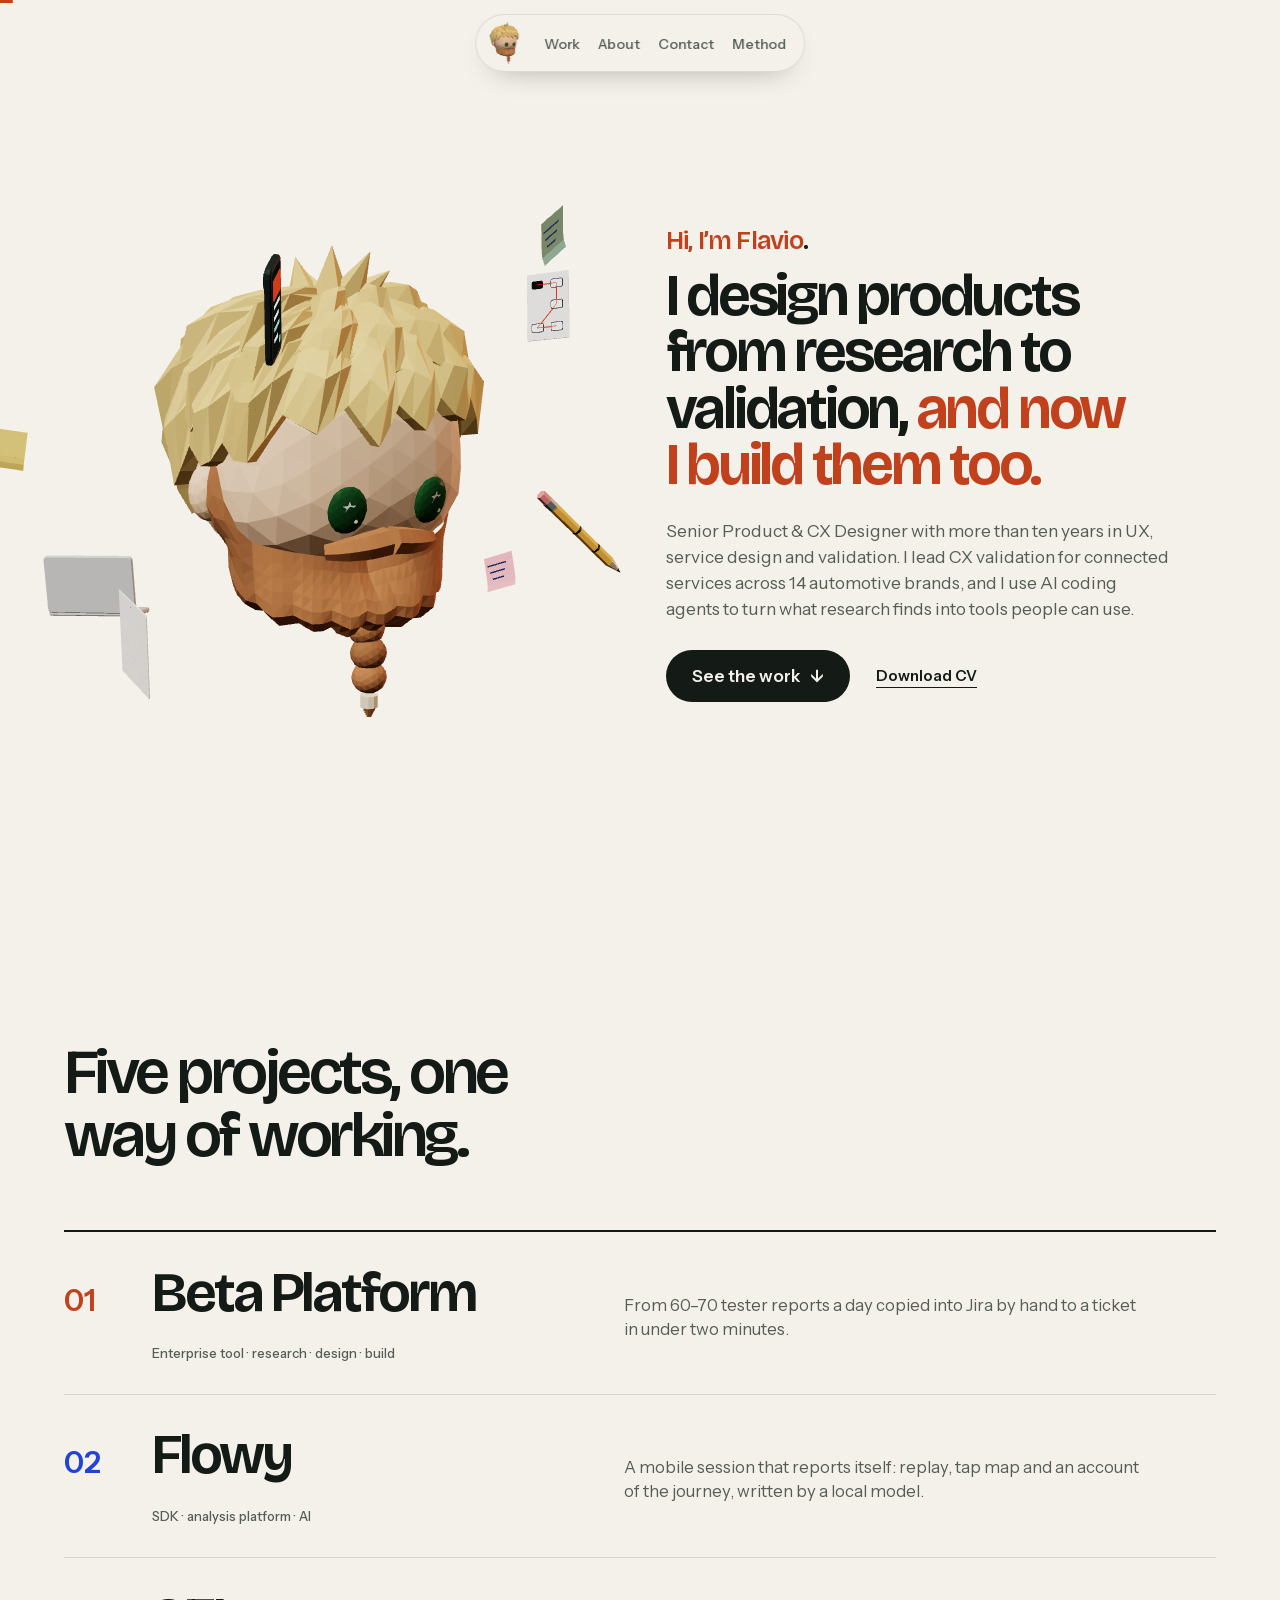
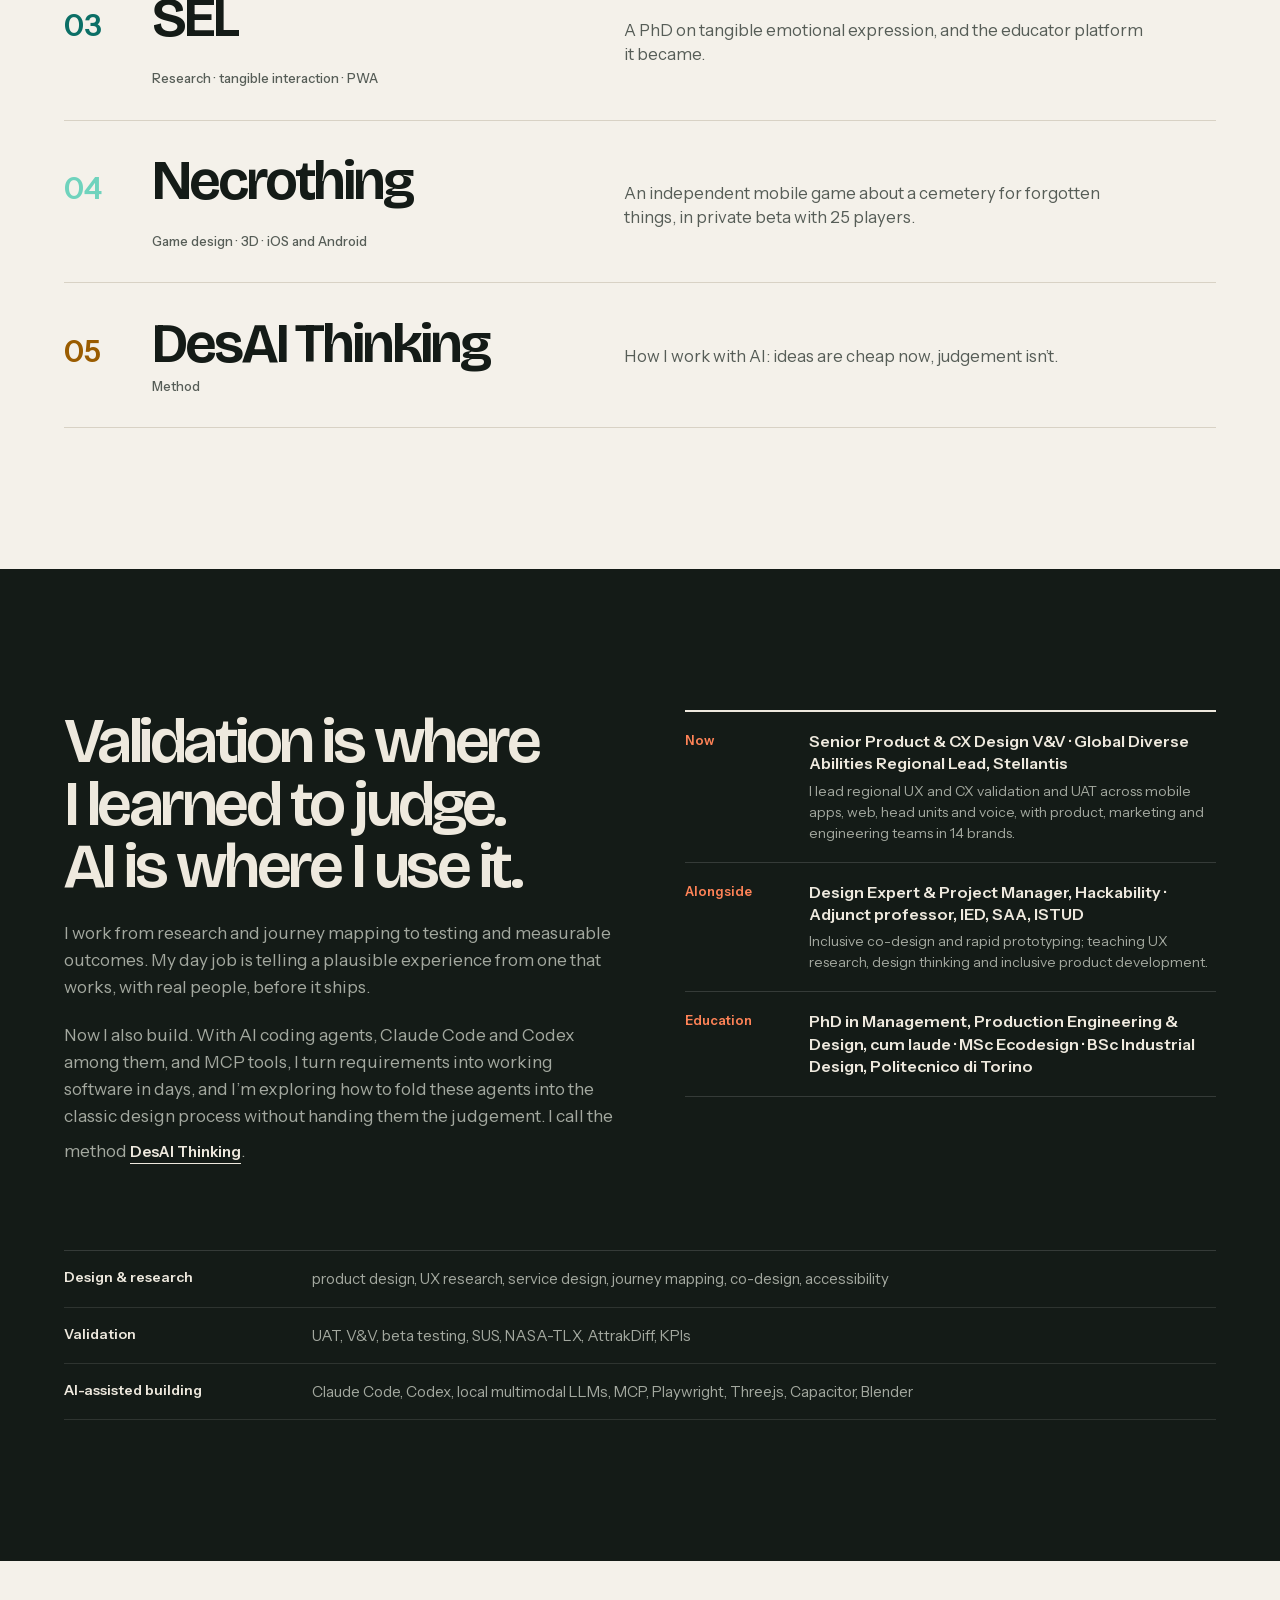
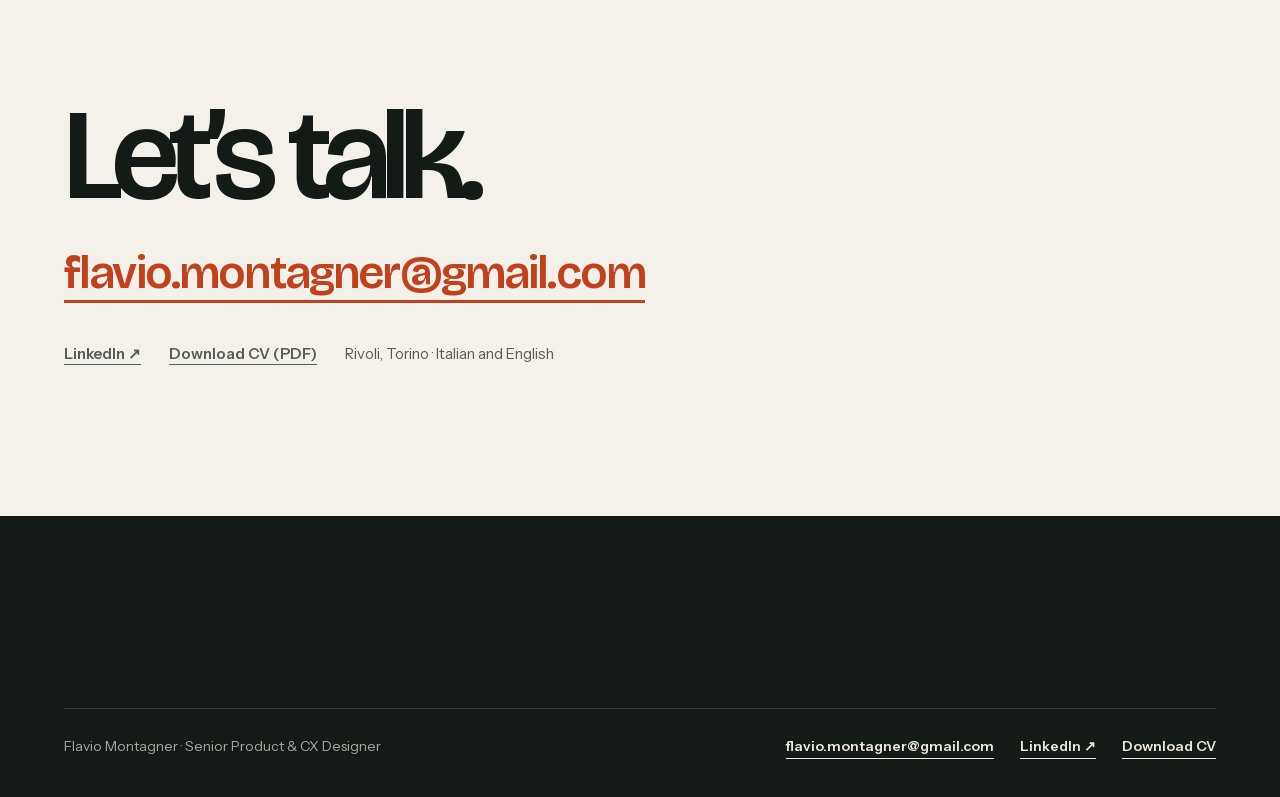
<file: index.html>
<!doctype html>
<html lang="en" data-type="software" data-motion>
<head>
  <meta charset="utf-8"><meta name="viewport" content="width=device-width,initial-scale=1">
  <title>Flavio Montagner · Senior Product & CX Designer</title>
  <meta name="description" content="Flavio Montagner, Senior Product & CX Designer: research, validation and AI-assisted building. Beta Platform, Flowy, SEL, Necrothing and DesAI Thinking."><meta name="theme-color" content="#f4f1ea">
  <meta property="og:title" content="Flavio Montagner · Senior Product & CX Designer"><meta property="og:description" content="Flavio Montagner, Senior Product & CX Designer: research, validation and AI-assisted building. Beta Platform, Flowy, SEL, Necrothing and DesAI Thinking."><meta property="og:image" content="assets/og-home.png"><meta property="og:image:width" content="1200"><meta property="og:image:height" content="630"><meta name="twitter:card" content="summary_large_image"><meta name="twitter:image" content="assets/og-home.png">
  <link rel="icon" type="image/png" href="assets/fm-icon.png"><link rel="apple-touch-icon" href="assets/fm-apple-touch.png"><link rel="stylesheet" href="style.css"><link rel="stylesheet" href="assets/motion/motion.css"><link rel="stylesheet" href="beta-lab.css"><link rel="stylesheet" href="home.css">
  <script>document.documentElement.classList.add('m-enter');setTimeout(()=>document.documentElement.classList.add('m-enter-done'),700)</script>
  <script src="beta-lab.js" defer></script><script src="assets/necro-three.js" defer></script><script src="assets/fm-head-model.js" defer></script><script src="home.js" defer></script>
</head>
<body class="beta-lab home-page">
  <a class="skip" href="#main">Skip to content</a>
  <header class="nav lab-mast">
    <div class="lab-nav-bar">
      <a class="lab-mark" href="index.html" aria-label="Flavio Montagner, home"><img src="assets/fm-head.webp" alt="" width="40" height="40"></a>
      <nav class="lab-nav" aria-label="Site"><a class="lab-nav-link" href="#work">Work</a><a class="lab-nav-link" href="#about">About</a><a class="lab-nav-link" href="#contact">Contact</a><a class="lab-nav-link is-site" href="method.html">Method</a></nav>
      <button class="lab-menu-toggle" type="button" data-menu-open aria-haspopup="dialog" aria-controls="lab-menu" aria-expanded="false" hidden>Menu</button>
    </div>
  </header>
  
  <div class="lab-progress" aria-hidden="true"></div>
  <dialog id="lab-menu" aria-label="Menu">
    <div class="lab-menu-inner">
      <div class="lab-menu-bar"><a class="lab-menu-home" href="#main" aria-label="Home"><svg viewBox="0 0 24 24" width="22" height="22" fill="none" stroke="currentColor" stroke-width="1.8" stroke-linecap="round" stroke-linejoin="round" aria-hidden="true"><path d="M3.5 10.5 12 3.5l8.5 7"/><path d="M5.5 9v10.5h4.5v-6h4v6h4.5V9"/></svg></a><button type="button" data-menu-close>Close</button></div>
      
      <nav class="lab-menu-nav" aria-label="Site"><details class="lab-menu-group">
        <summary>Work</summary>
        <div class="lab-menu-items"><a class="lab-nav-link is-site" href="#work">All work</a><a class="lab-nav-link is-site" href="beta.html">Beta Platform</a><a class="lab-nav-link is-site" href="flowy.html">Flowy</a><a class="lab-nav-link is-site" href="sel.html">SEL</a><a class="lab-nav-link is-site" href="necrothing.html">Necrothing</a></div>
      </details><a class="lab-nav-link is-site" href="method.html">Method</a><a class="lab-nav-link is-site" href="#about">About</a><a class="lab-nav-link is-site" href="#contact">Contact</a></nav>
    </div>
  </dialog>
  <a class="lab-top" href="#main" data-top aria-label="Back to top"><span aria-hidden="true">↑</span></a>
  <main id="main"><section id="top" class="hero hm-hero" data-enter>
    <div class="hm-stage" data-head-stage aria-hidden="true"><canvas data-head-canvas></canvas><img class="hm-head-fallback" src="assets/fm-head.webp" alt=""></div>
    <div class="wrap lab-shell hm-hero-grid">
      <div class="hm-hero-space" aria-hidden="true"></div>
      <div class="hm-intro">
        <p class="hm-hello">Hi, I’m Flavio<span aria-hidden="true">.</span></p>
        <h1>I design products from research to validation, <em>and now I build them too.</em></h1>
        <p class="hm-lede">Senior Product &amp; CX Designer with more than ten years in UX, service design and validation. I lead CX validation for connected services across 14 automotive brands, and I use AI coding agents to turn what research finds into tools people can use.</p>
        <p class="hm-cta"><a class="hm-btn" href="#work">See the work <span aria-hidden="true">↓</span></a><a class="lab-link" href="assets/flavio-montagner-cv.pdf" download>Download CV</a></p>
      </div>
    </div>
  </section><section id="work" class="hm-work"><div class="wrap lab-shell">
    <h2>Five projects, one way of working.</h2>
    <ol class="hm-list" data-work><li style="--c:#c2411d">
      <a href="beta.html">
        <span class="hm-n">01</span>
        <span class="hm-name">Beta Platform</span>
        <span class="hm-line">From 60–70 tester reports a day copied into Jira by hand to a ticket in under two minutes.</span>
        <span class="hm-tags">Enterprise tool · research · design · build</span>
        <span class="hm-go" aria-hidden="true">→</span>
      </a>
    </li><li style="--c:#2343d6">
      <a href="flowy.html">
        <span class="hm-n">02</span>
        <span class="hm-name">Flowy</span>
        <span class="hm-line">A mobile session that reports itself: replay, tap map and an account of the journey, written by a local model.</span>
        <span class="hm-tags">SDK · analysis platform · AI</span>
        <span class="hm-go" aria-hidden="true">→</span>
      </a>
    </li><li style="--c:#0b6f66">
      <a href="sel.html">
        <span class="hm-n">03</span>
        <span class="hm-name">SEL</span>
        <span class="hm-line">A PhD on tangible emotional expression, and the educator platform it became.</span>
        <span class="hm-tags">Research · tangible interaction · PWA</span>
        <span class="hm-go" aria-hidden="true">→</span>
      </a>
    </li><li style="--c:#6fd3bd">
      <a href="necrothing.html">
        <span class="hm-n">04</span>
        <span class="hm-name">Necrothing</span>
        <span class="hm-line">An independent mobile game about a cemetery for forgotten things, in private beta with 25 players.</span>
        <span class="hm-tags">Game design · 3D · iOS and Android</span>
        <span class="hm-go" aria-hidden="true">→</span>
      </a>
    </li><li style="--c:#9a5c00">
      <a href="method.html">
        <span class="hm-n">05</span>
        <span class="hm-name">DesAI Thinking</span>
        <span class="hm-line">How I work with AI: ideas are cheap now, judgement isn’t.</span>
        <span class="hm-tags">Method</span>
        <span class="hm-go" aria-hidden="true">→</span>
      </a>
    </li></ol>
  </div></section><section id="about" class="hm-about"><div class="wrap lab-shell">
    <div class="hm-about-grid">
      <div>
        <h2>Validation is where I learned to judge. AI is where I use it.</h2>
        <p class="hm-about-lede">I work from research and journey mapping to testing and measurable outcomes. My day job is telling a plausible experience from one that works, with real people, before it ships.</p>
        <p class="hm-about-lede">Now I also build. With AI coding agents, Claude Code and Codex among them, and MCP tools, I turn requirements into working software in days, and I’m exploring how to fold these agents into the classic design process without handing them the judgement. I call the method <a class="lab-link" href="method.html">DesAI Thinking</a>.</p>
      </div>
      <dl class="hm-ledger"><div><dt>Now</dt><dd><b>Senior Product & CX Design V&V · Global Diverse Abilities Regional Lead, Stellantis</b><span>I lead regional UX and CX validation and UAT across mobile apps, web, head units and voice, with product, marketing and engineering teams in 14 brands.</span></dd></div><div><dt>Alongside</dt><dd><b>Design Expert & Project Manager, Hackability · Adjunct professor, IED, SAA, ISTUD</b><span>Inclusive co-design and rapid prototyping; teaching UX research, design thinking and inclusive product development.</span></dd></div><div><dt>Education</dt><dd><b>PhD in Management, Production Engineering & Design, cum laude · MSc Ecodesign · BSc Industrial Design, Politecnico di Torino</b></dd></div></dl>
    </div>
    <dl class="hm-skills">
      <div><dt>Design &amp; research</dt><dd>product design, UX research, service design, journey mapping, co-design, accessibility</dd></div>
      <div><dt>Validation</dt><dd>UAT, V&amp;V, beta testing, SUS, NASA-TLX, AttrakDiff, KPIs</dd></div>
      <div><dt>AI-assisted building</dt><dd>Claude Code, Codex, local multimodal LLMs, MCP, Playwright, Three.js, Capacitor, Blender</dd></div>
    </dl>
  </div></section><section id="contact" class="hm-contact"><div class="wrap lab-shell">
    <h2>Let’s talk.</h2>
    <a class="hm-mail" href="mailto:flavio.montagner@gmail.com">flavio.montagner@gmail.com</a>
    <p class="hm-contact-links"><a class="lab-link" href="https://www.linkedin.com/in/flavio-montagner/" rel="noopener">LinkedIn ↗</a><a class="lab-link" href="assets/flavio-montagner-cv.pdf" download>Download CV (PDF)</a><span>Rivoli, Torino · Italian and English</span></p>
  </div></section></main>
  <footer class="lab-footer"><div class="wrap lab-shell">
    
    <div class="lab-footer-meta">
      <p>Flavio Montagner · Senior Product &amp; CX Designer</p>
      <a class="lab-link" href="mailto:flavio.montagner@gmail.com">flavio.montagner@gmail.com</a>
      <a class="lab-link" href="https://www.linkedin.com/in/flavio-montagner/" rel="noopener">LinkedIn ↗</a>
      <a class="lab-link" href="assets/flavio-montagner-cv.pdf" download>Download CV</a>
    </div>
  </div></footer>
</body></html>
</file>
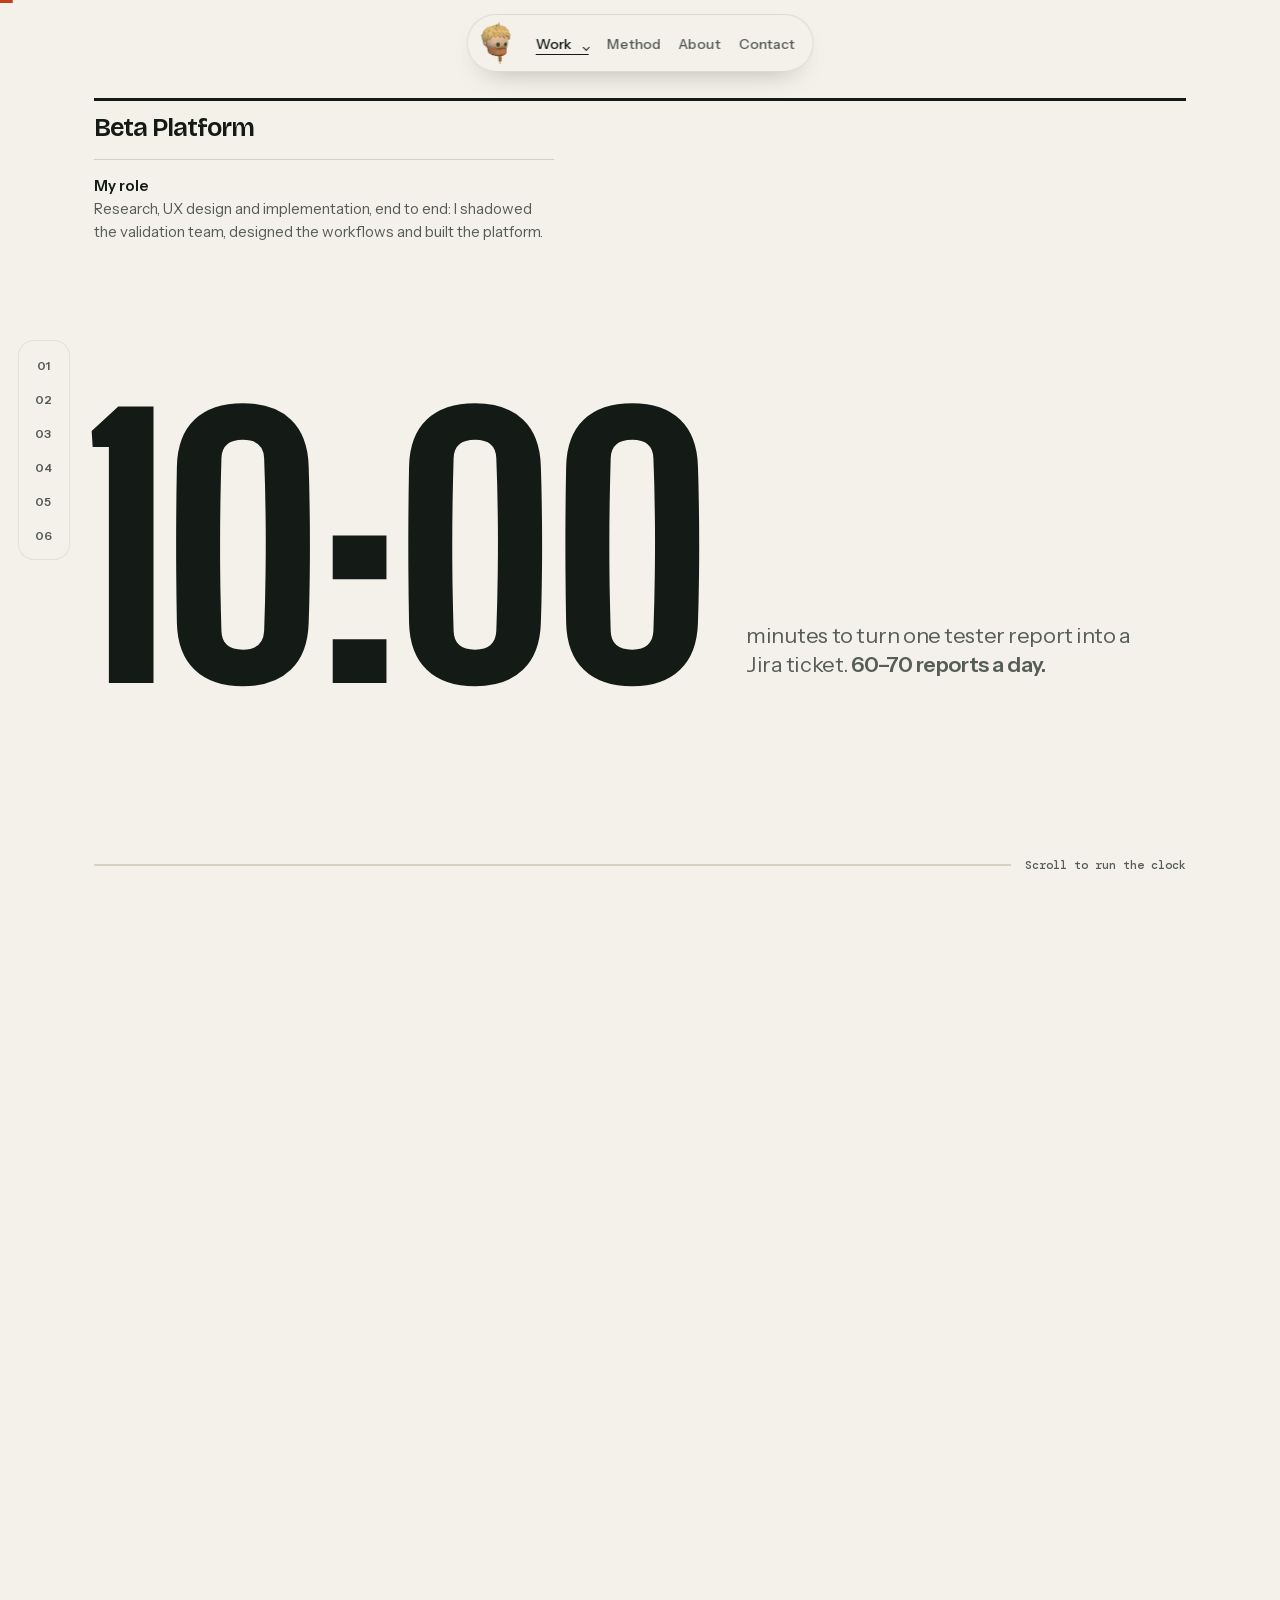
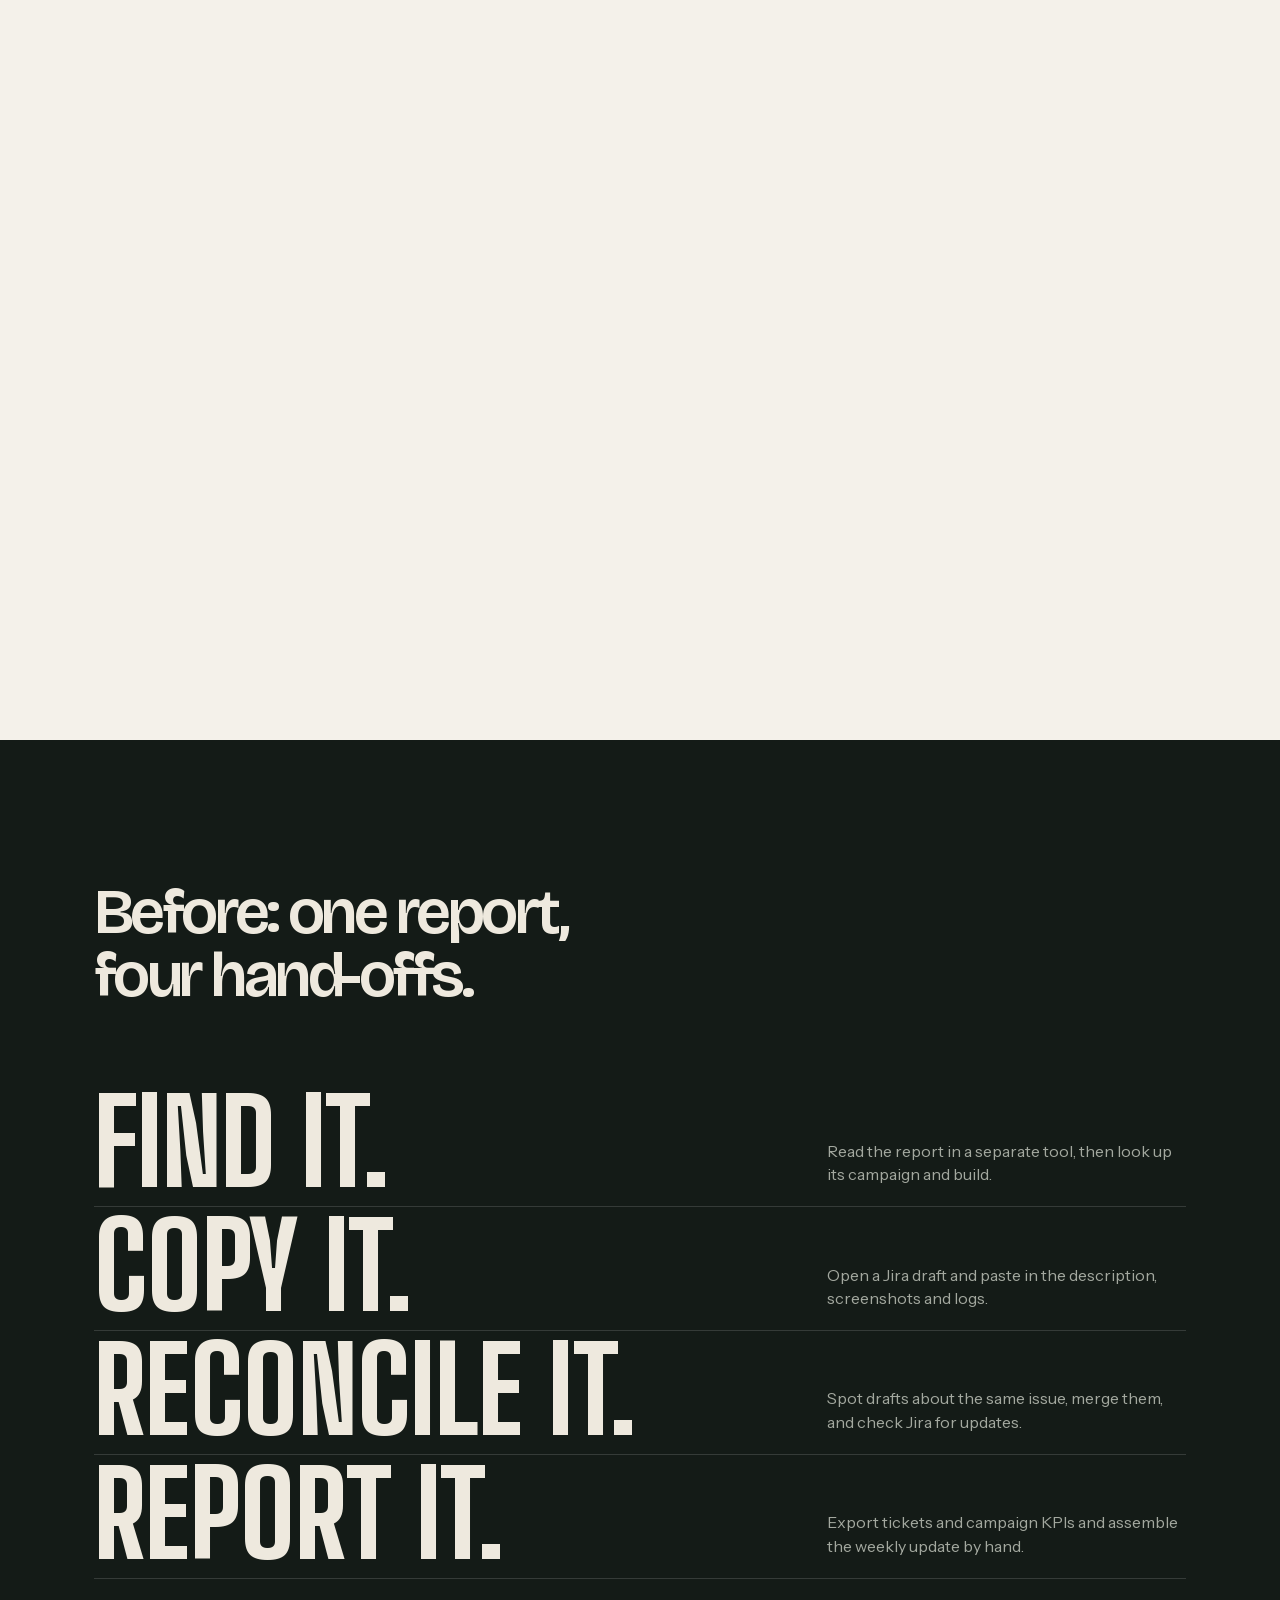
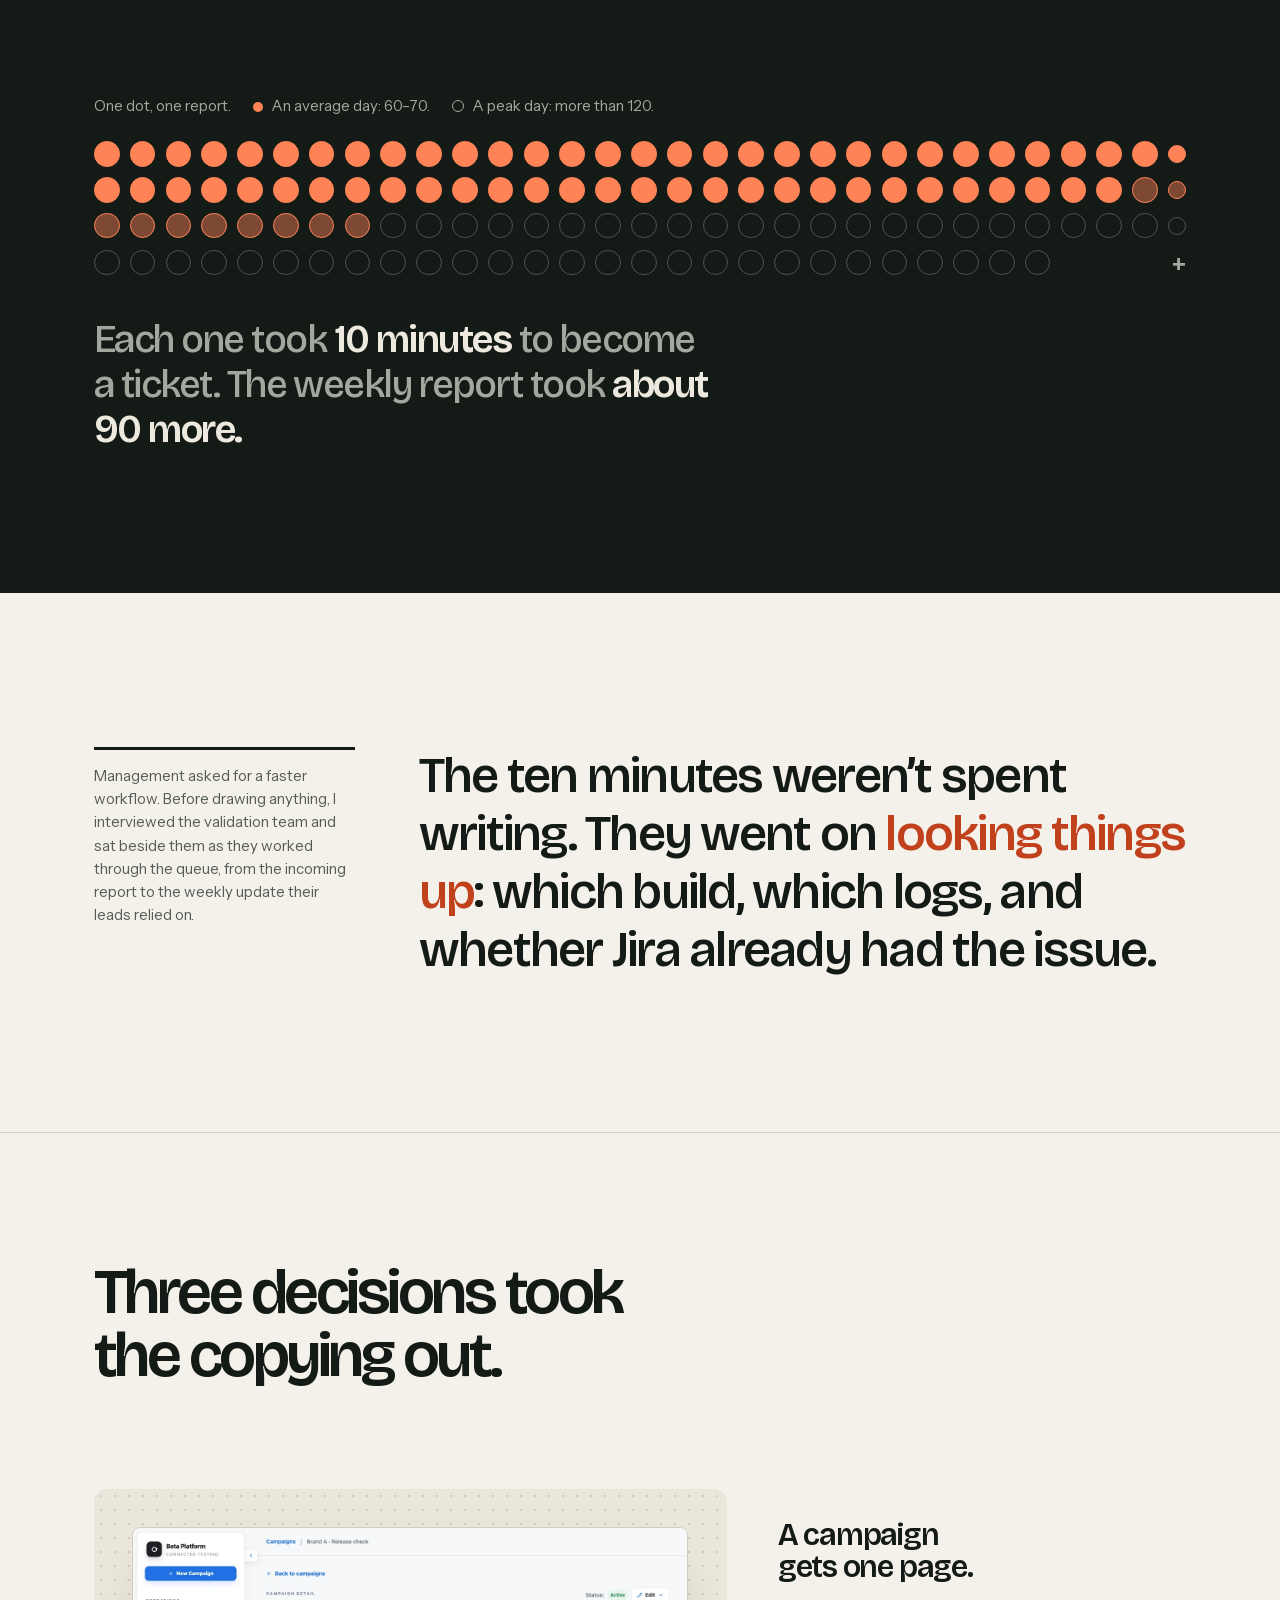
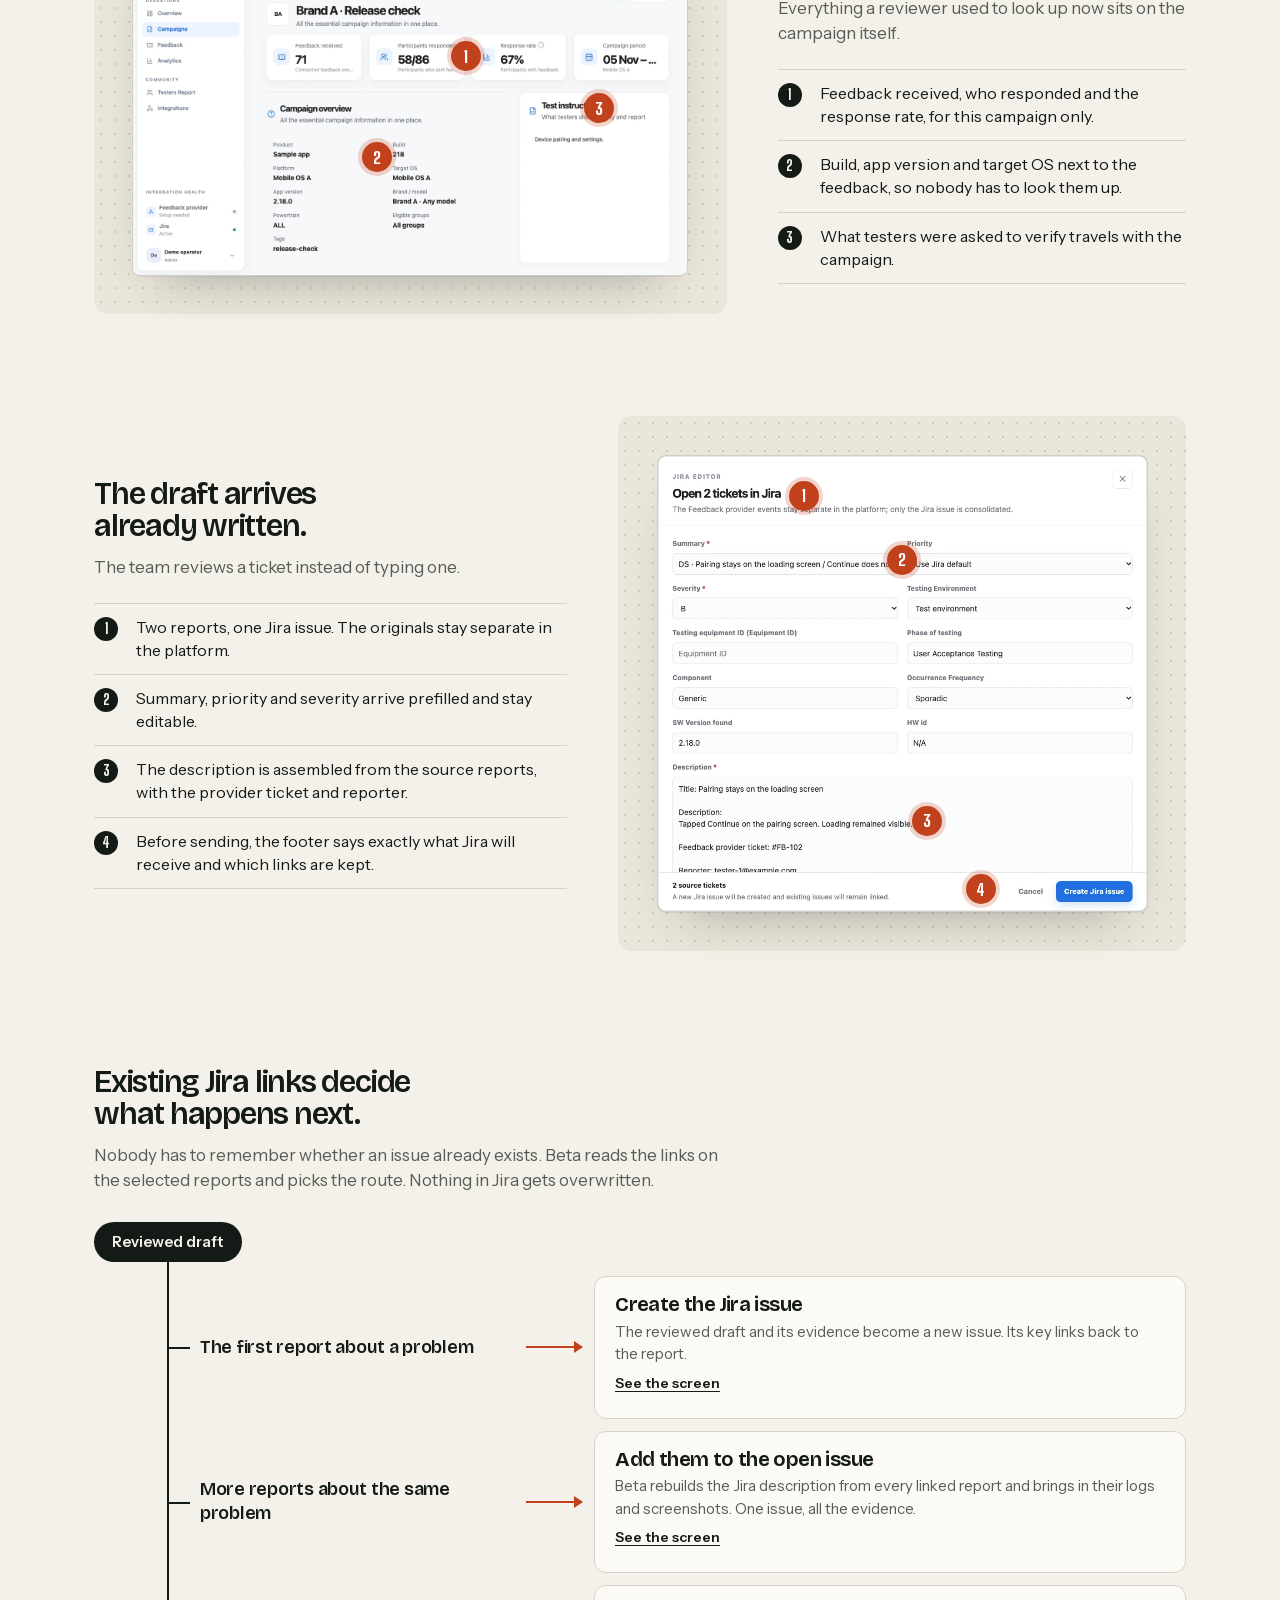
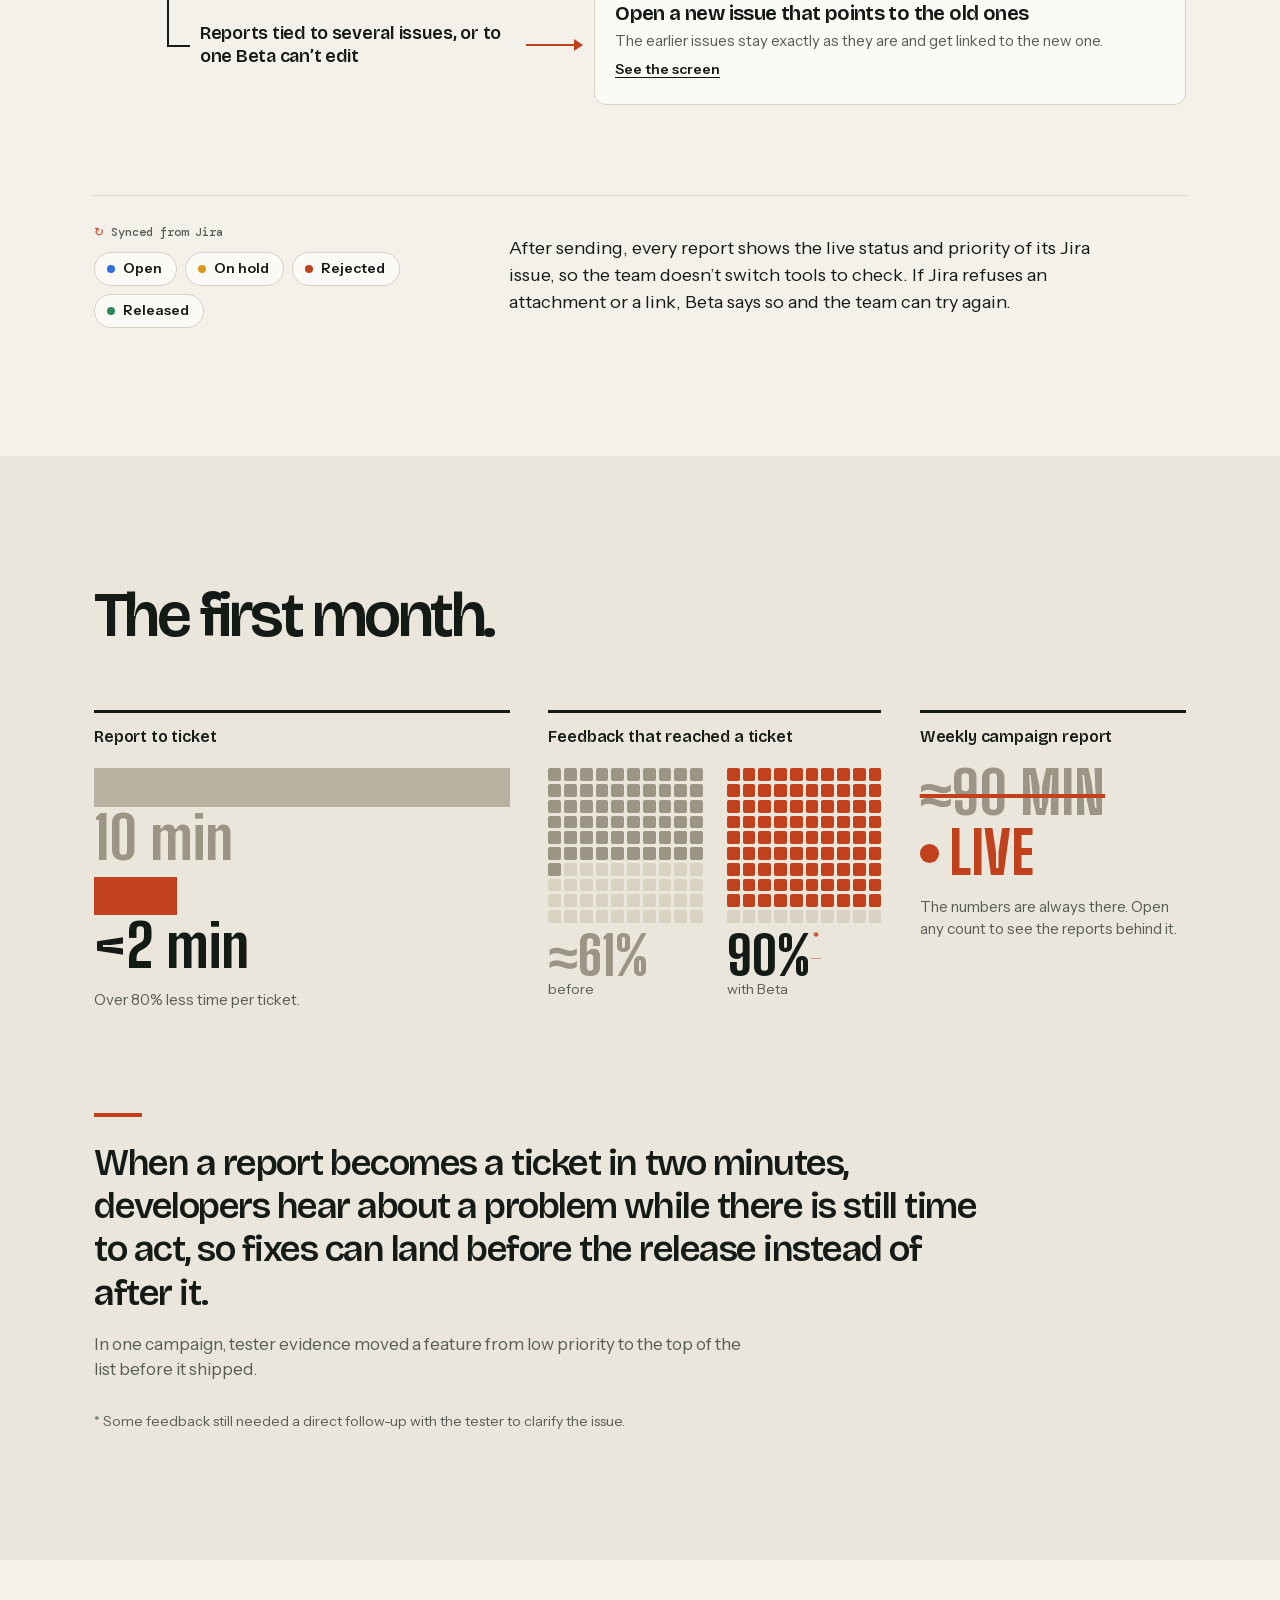
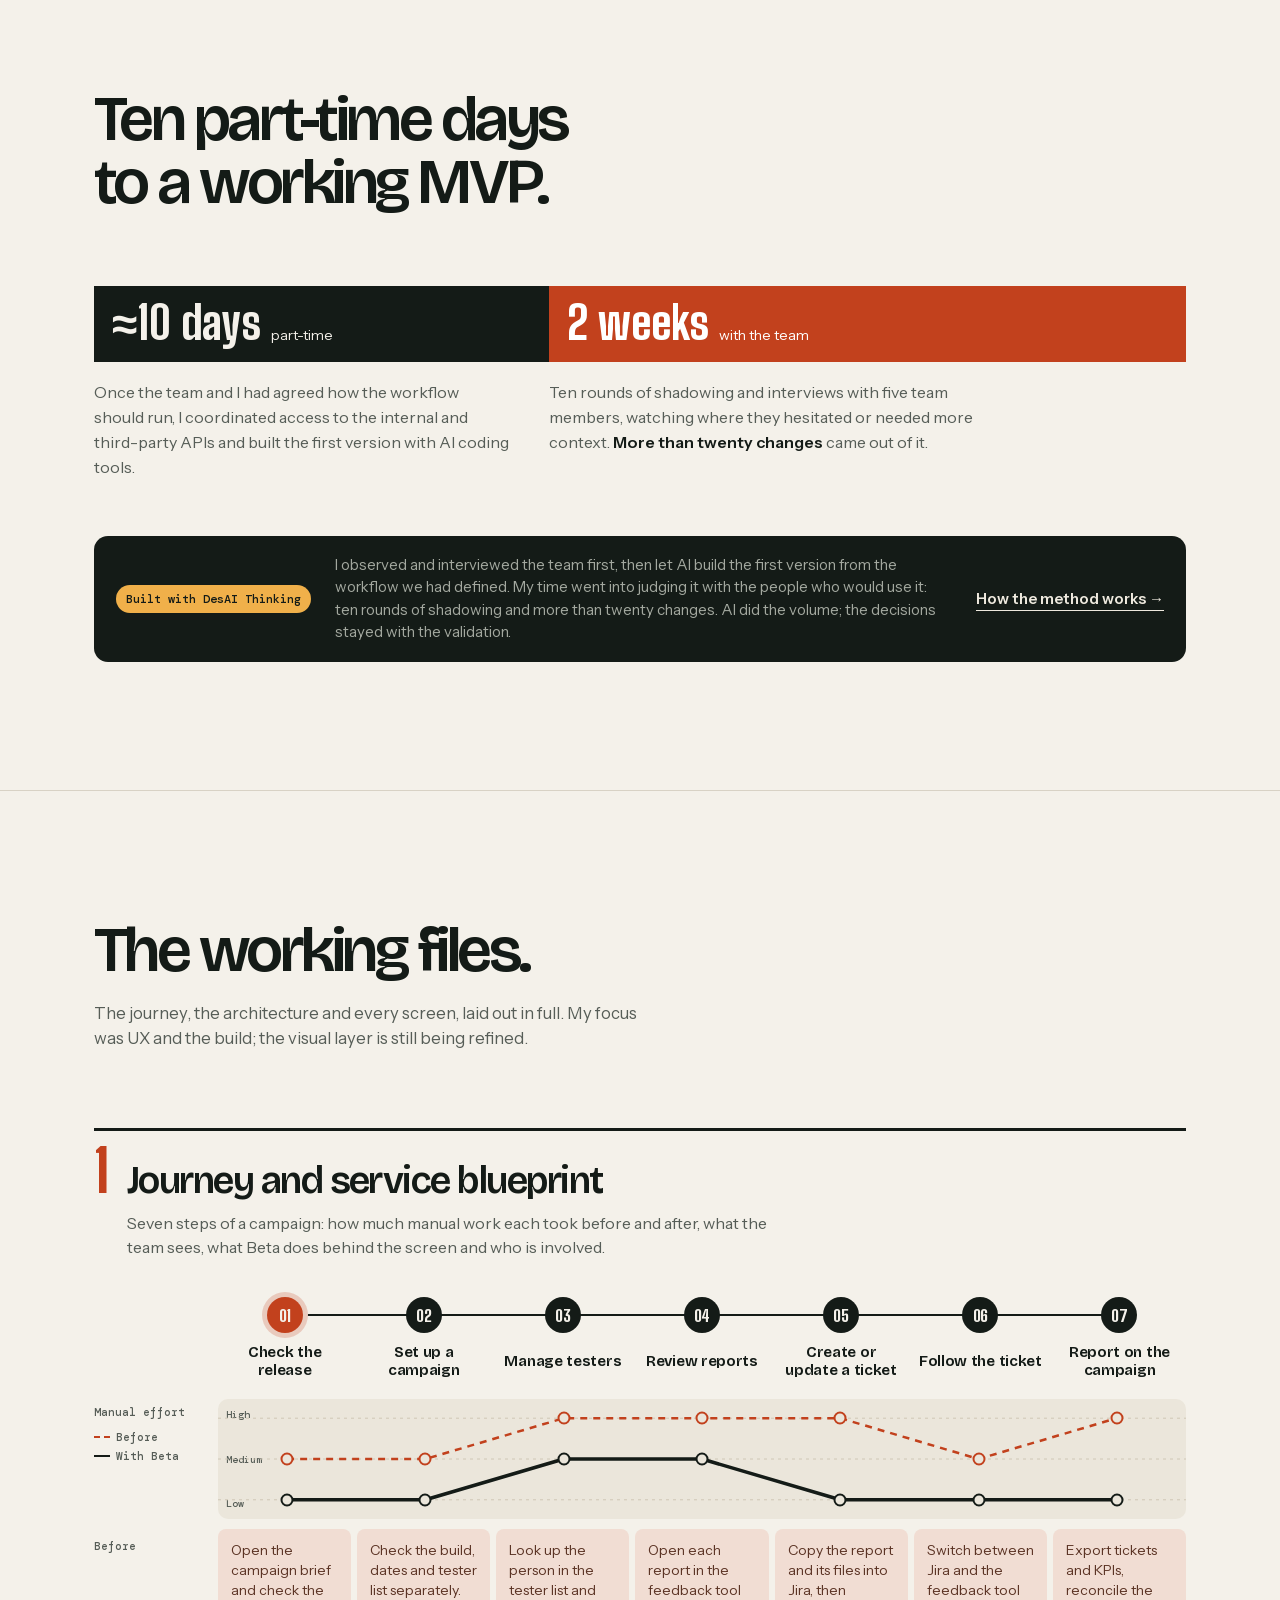
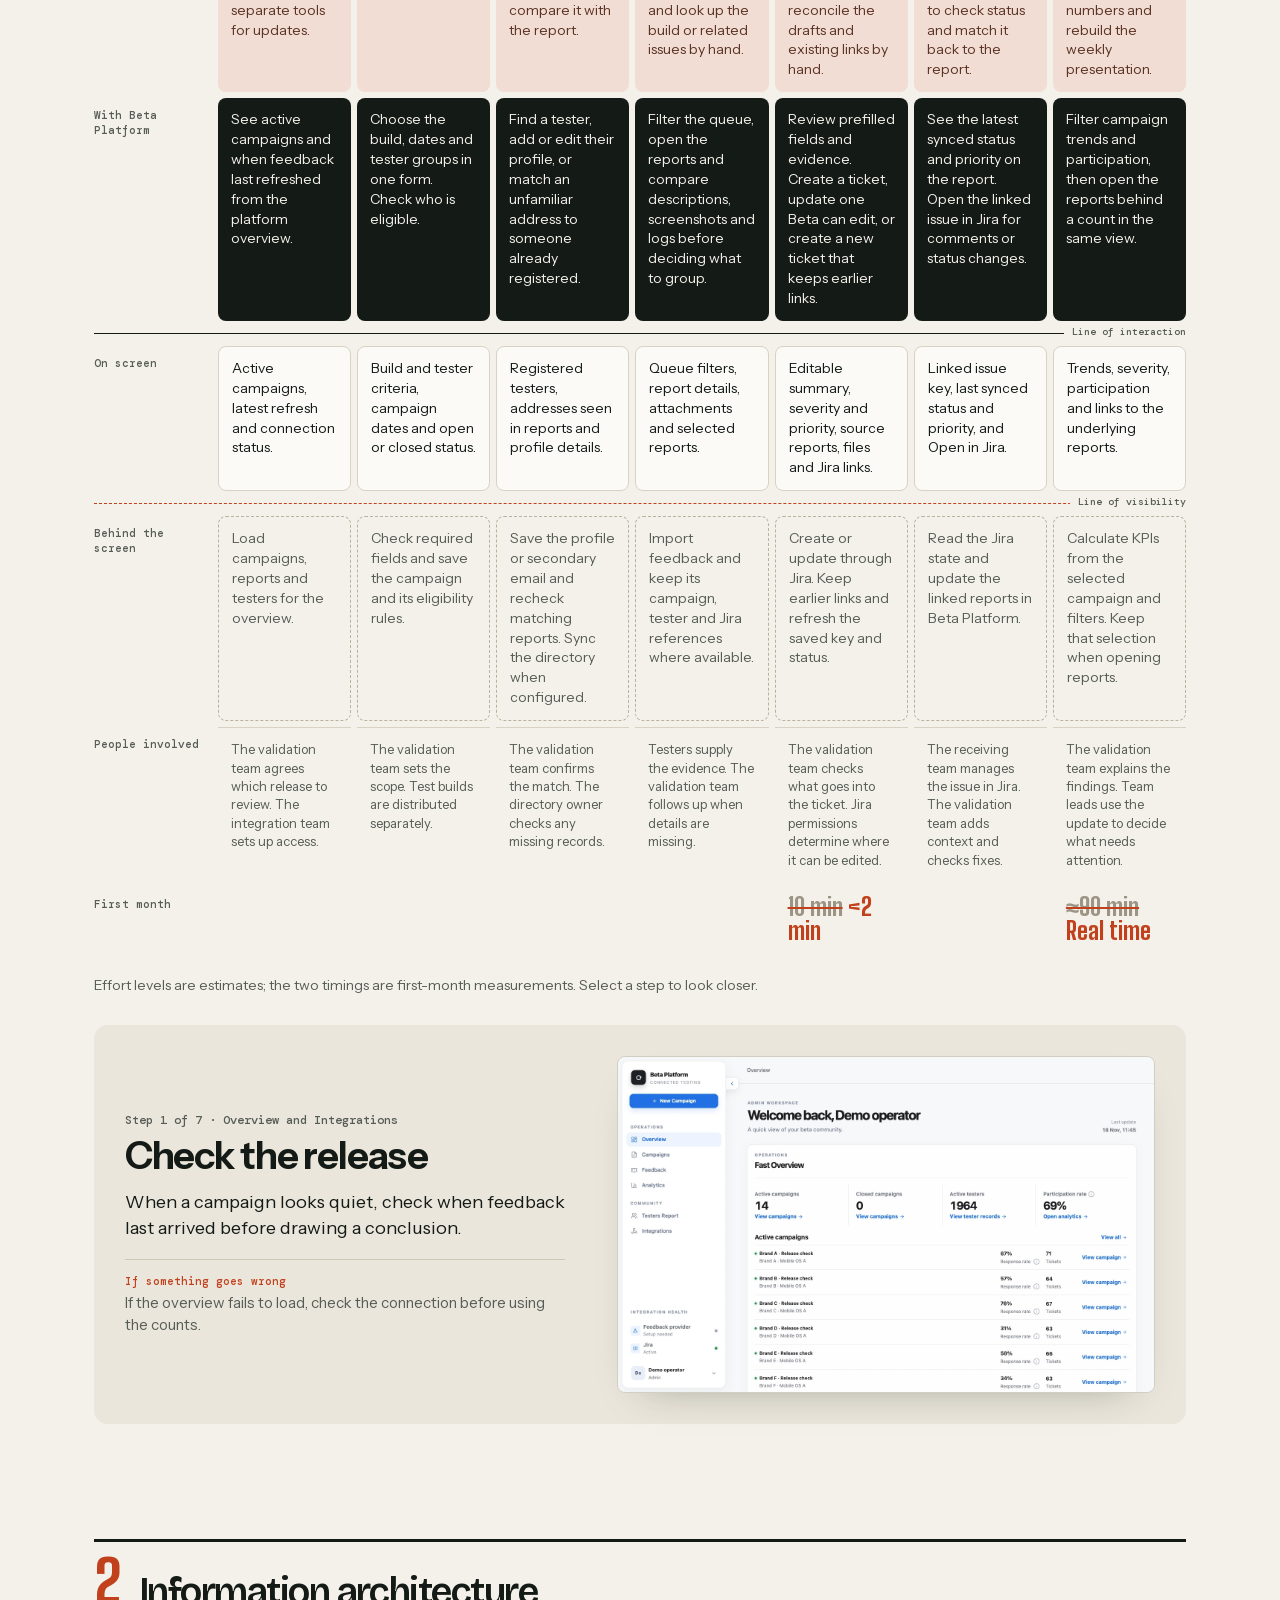
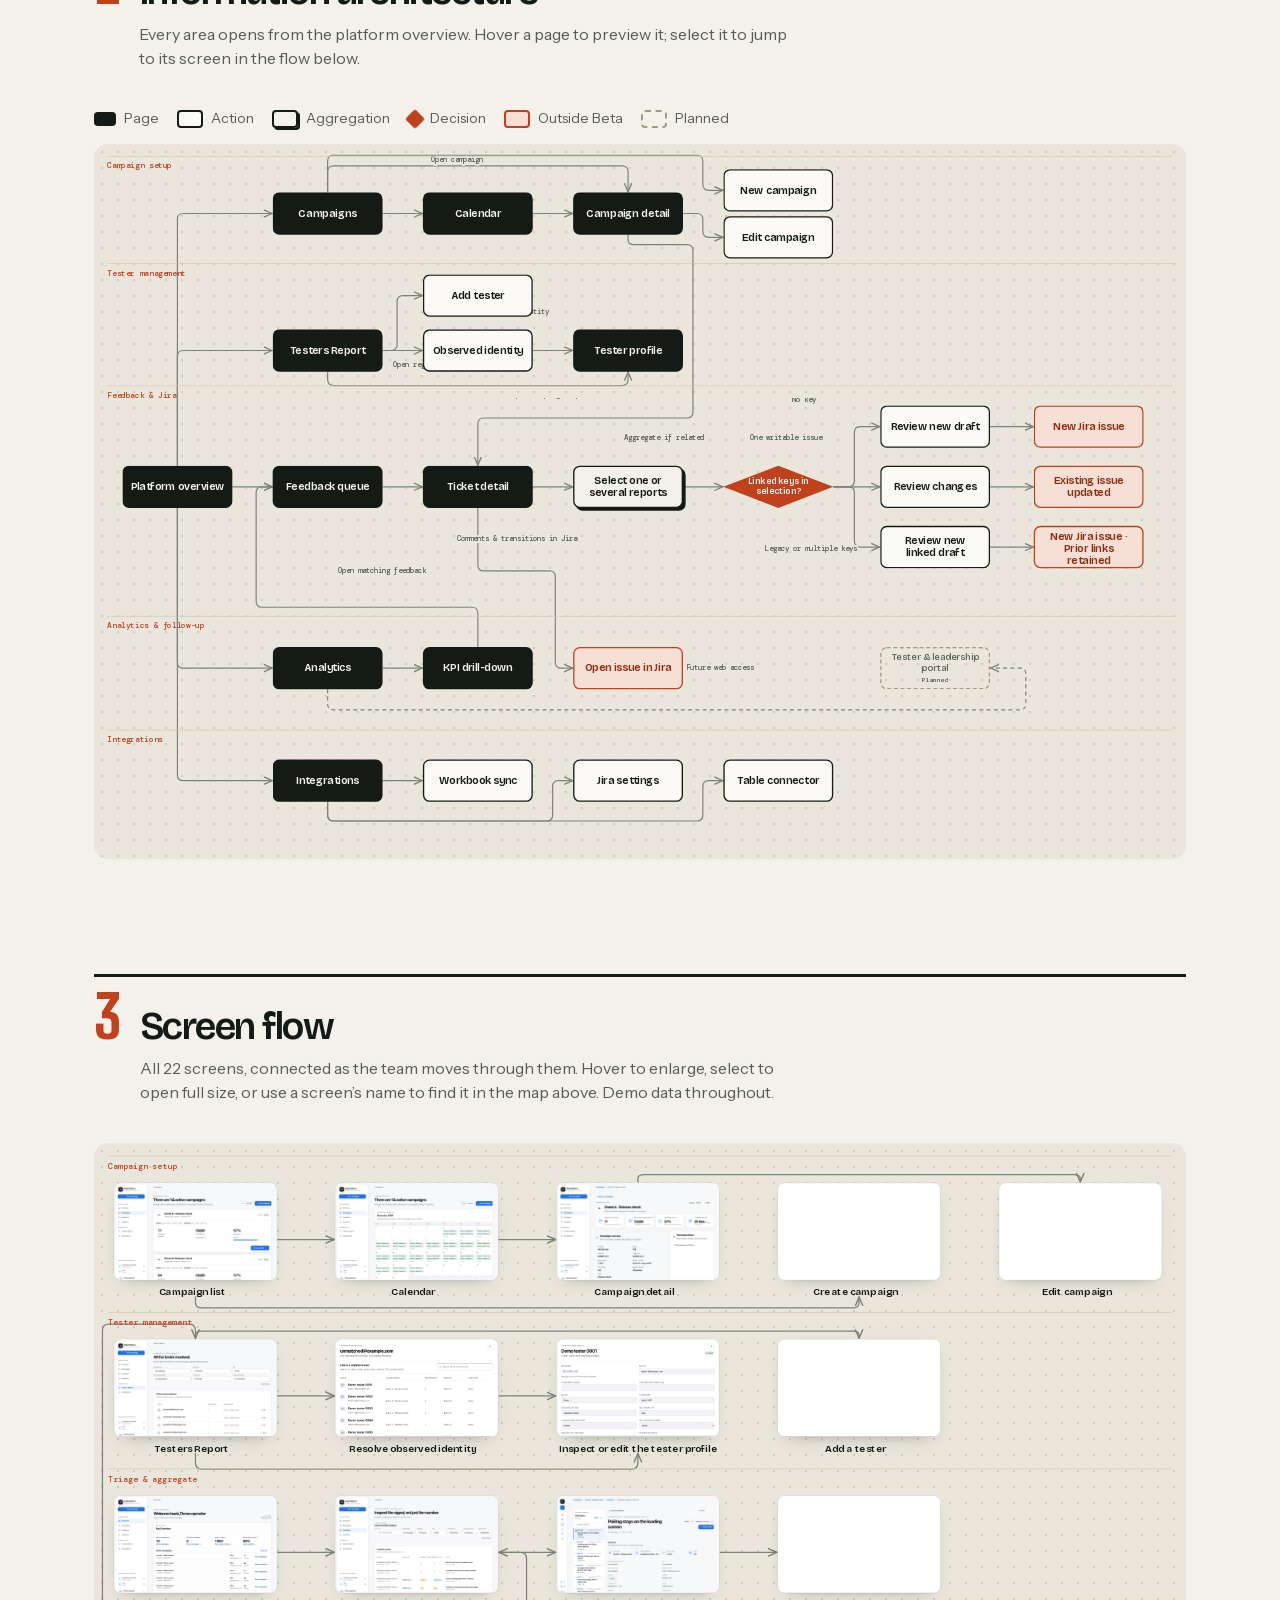
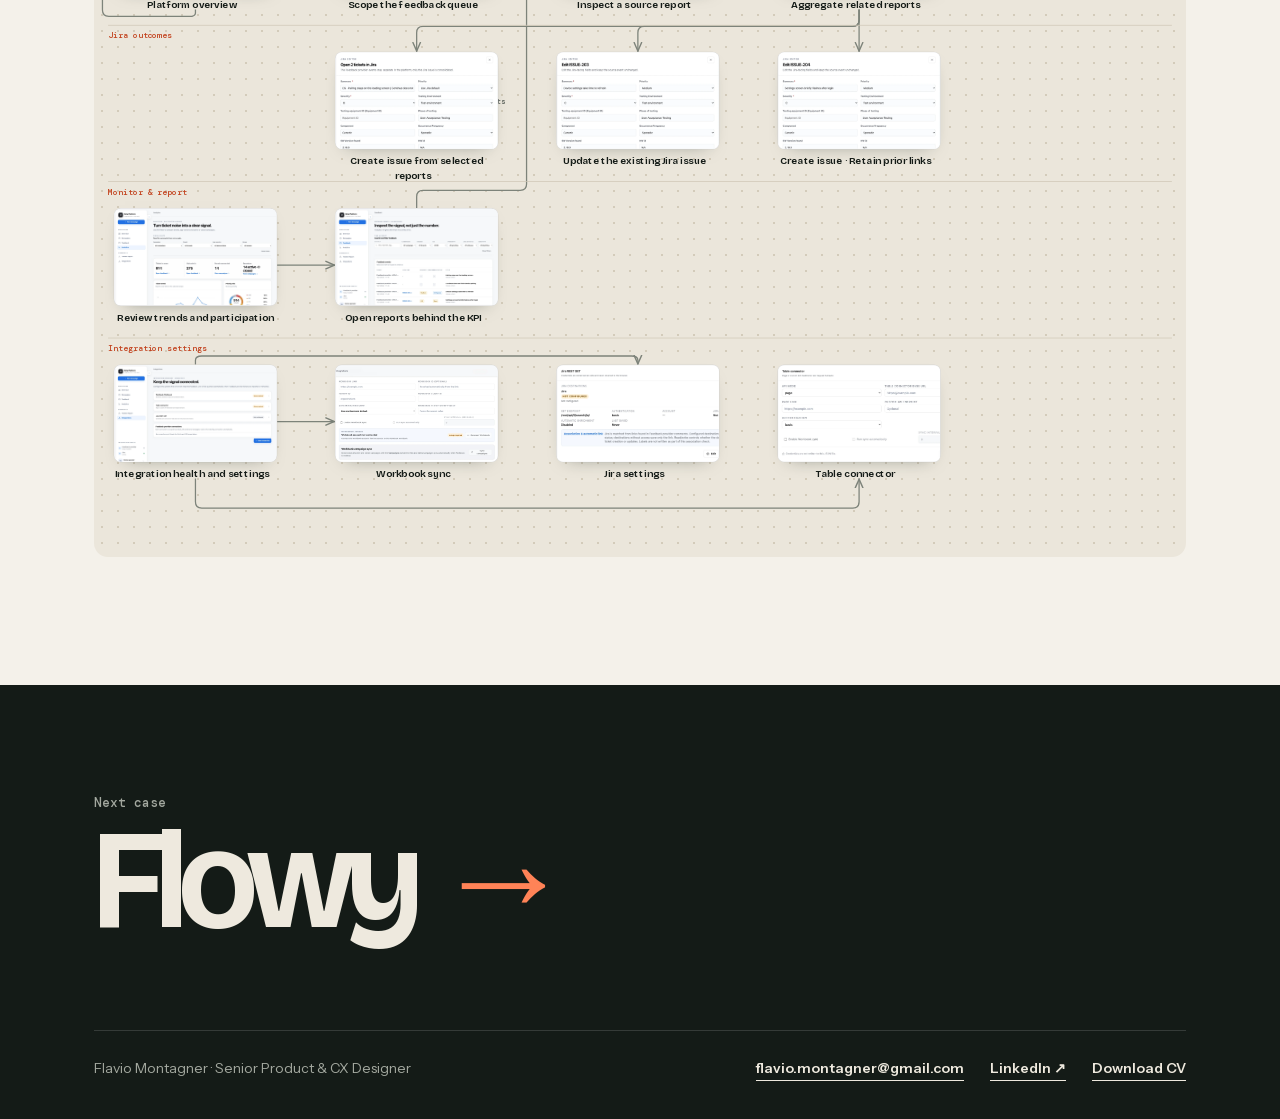
<file: beta.html>
<!doctype html>
<html lang="en" data-type="software" data-motion>
<head>
  <meta charset="utf-8"><meta name="viewport" content="width=device-width,initial-scale=1">
  <title>Beta Platform · Flavio Montagner</title>
  <meta name="description" content="How a validation team went from copying tester reports into Jira by hand to sending a ticket in under two minutes. Research, design and build of Beta Platform."><meta name="theme-color" content="#f4f1ea">
  <meta name="page-type" content="software"><meta name="site-kind" content="software"><meta name="robots" content="noindex">
  <meta property="og:title" content="Beta Platform · Flavio Montagner"><meta property="og:description" content="How a validation team went from copying tester reports into Jira by hand to sending a ticket in under two minutes. Research, design and build of Beta Platform."><meta property="og:image" content="assets/bp-overview.webp">
  <link rel="icon" type="image/png" href="assets/fm-icon.png"><link rel="apple-touch-icon" href="assets/fm-apple-touch.png"><link rel="stylesheet" href="style.css"><link rel="stylesheet" href="assets/motion/motion.css"><link rel="stylesheet" href="beta-lab.css">
  <script>document.documentElement.classList.add('m-enter');setTimeout(()=>document.documentElement.classList.add('m-enter-done'),700)</script>
  <script src="beta-lab.js" defer></script><script src="assets/reading-moment.js" defer></script><script src="interactions.js" defer></script>
</head>
<body class="beta-lab">
  <a class="skip" href="#main">Skip to content</a>
  <header class="nav lab-mast">
    <div class="lab-nav-bar">
      <a class="lab-mark" href="index.html" aria-label="Flavio Montagner, home"><img src="assets/fm-head.webp" alt="" width="40" height="40"></a>
      <nav class="lab-nav" aria-label="Site"><div class="lab-drop"><a class="lab-nav-link is-site" href="index.html#work" aria-current="true" aria-haspopup="true">Work<i aria-hidden="true"></i></a><div class="lab-drop-panel" role="group" aria-label="Projects"><a aria-current="page" href="beta.html">Beta Platform</a><a href="flowy.html">Flowy</a><a href="sel.html">SEL</a><a href="necrothing.html">Necrothing</a></div></div><a class="lab-nav-link is-site" href="method.html">Method</a><a class="lab-nav-link is-site" href="index.html#about">About</a><a class="lab-nav-link is-site" href="index.html#contact">Contact</a></nav>
      <button class="lab-menu-toggle" type="button" data-menu-open aria-haspopup="dialog" aria-controls="lab-menu" aria-expanded="false" hidden>Menu</button>
    </div>
  </header>
  <nav class="lab-rail" aria-label="Page sections"><a class="lab-nav-link" href="#problem"><span aria-hidden="true">01</span>Problem</a><a class="lab-nav-link" href="#research"><span aria-hidden="true">02</span>Research</a><a class="lab-nav-link" href="#design"><span aria-hidden="true">03</span>Design</a><a class="lab-nav-link" href="#results"><span aria-hidden="true">04</span>Results</a><a class="lab-nav-link" href="#build"><span aria-hidden="true">05</span>Build</a><a class="lab-nav-link" href="#files"><span aria-hidden="true">06</span>Files</a></nav>
  <div class="lab-progress" aria-hidden="true"></div>
  <dialog id="lab-menu" aria-label="Menu">
    <div class="lab-menu-inner">
      <div class="lab-menu-bar"><a class="lab-menu-home" href="index.html" aria-label="Home"><svg viewBox="0 0 24 24" width="22" height="22" fill="none" stroke="currentColor" stroke-width="1.8" stroke-linecap="round" stroke-linejoin="round" aria-hidden="true"><path d="M3.5 10.5 12 3.5l8.5 7"/><path d="M5.5 9v10.5h4.5v-6h4v6h4.5V9"/></svg></a><button type="button" data-menu-close>Close</button></div>
      <details class="lab-menu-group lab-menu-context">
        <summary>On this page</summary>
        <nav class="lab-menu-items" aria-label="Page sections"><a class="lab-nav-link" href="#problem"><span aria-hidden="true">01</span>Problem</a><a class="lab-nav-link" href="#research"><span aria-hidden="true">02</span>Research</a><a class="lab-nav-link" href="#design"><span aria-hidden="true">03</span>Design</a><a class="lab-nav-link" href="#results"><span aria-hidden="true">04</span>Results</a><a class="lab-nav-link" href="#build"><span aria-hidden="true">05</span>Build</a><a class="lab-nav-link" href="#files"><span aria-hidden="true">06</span>Files</a></nav>
      </details>
      <nav class="lab-menu-nav" aria-label="Site"><details class="lab-menu-group">
        <summary>Work</summary>
        <div class="lab-menu-items"><a class="lab-nav-link is-site" href="index.html#work">All work</a><a class="lab-nav-link is-site" aria-current="page" href="beta.html">Beta Platform</a><a class="lab-nav-link is-site" href="flowy.html">Flowy</a><a class="lab-nav-link is-site" href="sel.html">SEL</a><a class="lab-nav-link is-site" href="necrothing.html">Necrothing</a></div>
      </details><a class="lab-nav-link is-site" href="method.html">Method</a><a class="lab-nav-link is-site" href="index.html#about">About</a><a class="lab-nav-link is-site" href="index.html#contact">Contact</a></nav>
    </div>
  </dialog>
  <a class="lab-top" href="#main" data-top aria-label="Back to top"><span aria-hidden="true">↑</span></a>
  <main id="main">
    <section id="overview" class="hero lab-clock" data-clock data-enter>
    <div class="lab-clock-pin">
      <div class="wrap lab-shell lab-clock-inner">
        <header class="lab-clock-top">
          <h1>Beta Platform</h1>
          <p class="lab-hero-role"><strong>My role</strong> Research, UX design and implementation, end to end: I shadowed the validation team, designed the workflows and built the platform.</p>
        </header>
        <div class="lab-clock-face">
          <p class="lab-clock-digits"><s class="lab-clock-was">10:00</s><span data-clock-value>&lt;2:00</span></p>
          <div class="lab-clock-lines">
            <p class="is-before">minutes to turn one tester report into a Jira ticket. <b>60–70 reports a day.</b></p>
            <p class="is-after">with Beta Platform, the workspace I researched, designed and built for a validation team serving <b>about 2,000 testers across 14 car brands.</b></p>
          </div>
        </div>
        <div class="lab-clock-track" aria-hidden="true"><i></i><span>Scroll to run the clock</span></div>
      </div>
    </div>
  </section>
    <section id="problem" class="lab-dark"><div class="wrap lab-shell">
    <h2>Before: one report, four hand-offs.</h2>
    <ol class="lab-verbs"><li><span class="lab-verb">Find it.</span><p>Read the report in a separate tool, then look up its campaign and build.</p></li><li><span class="lab-verb">Copy it.</span><p>Open a Jira draft and paste in the description, screenshots and logs.</p></li><li><span class="lab-verb">Reconcile it.</span><p>Spot drafts about the same issue, merge them, and check Jira for updates.</p></li><li><span class="lab-verb">Report it.</span><p>Export tickets and campaign KPIs and assemble the weekly update by hand.</p></li></ol>
    <div class="lab-day">
      <p class="lab-day-key">One dot, one report. <span class="k-day">An average day: 60–70.</span> <span class="k-peak">A peak day: more than 120.</span></p>
      <div class="lab-day-dots" role="img" aria-label="120 dots, one per report. 60 to 70 filled for an average day; all 120 and more on peak days."><i class="is-day"></i><i class="is-day"></i><i class="is-day"></i><i class="is-day"></i><i class="is-day"></i><i class="is-day"></i><i class="is-day"></i><i class="is-day"></i><i class="is-day"></i><i class="is-day"></i><i class="is-day"></i><i class="is-day"></i><i class="is-day"></i><i class="is-day"></i><i class="is-day"></i><i class="is-day"></i><i class="is-day"></i><i class="is-day"></i><i class="is-day"></i><i class="is-day"></i><i class="is-day"></i><i class="is-day"></i><i class="is-day"></i><i class="is-day"></i><i class="is-day"></i><i class="is-day"></i><i class="is-day"></i><i class="is-day"></i><i class="is-day"></i><i class="is-day"></i><i class="is-day"></i><i class="is-day"></i><i class="is-day"></i><i class="is-day"></i><i class="is-day"></i><i class="is-day"></i><i class="is-day"></i><i class="is-day"></i><i class="is-day"></i><i class="is-day"></i><i class="is-day"></i><i class="is-day"></i><i class="is-day"></i><i class="is-day"></i><i class="is-day"></i><i class="is-day"></i><i class="is-day"></i><i class="is-day"></i><i class="is-day"></i><i class="is-day"></i><i class="is-day"></i><i class="is-day"></i><i class="is-day"></i><i class="is-day"></i><i class="is-day"></i><i class="is-day"></i><i class="is-day"></i><i class="is-day"></i><i class="is-day"></i><i class="is-day"></i><i class="is-range"></i><i class="is-range"></i><i class="is-range"></i><i class="is-range"></i><i class="is-range"></i><i class="is-range"></i><i class="is-range"></i><i class="is-range"></i><i class="is-range"></i><i class="is-range"></i><i class="is-peak"></i><i class="is-peak"></i><i class="is-peak"></i><i class="is-peak"></i><i class="is-peak"></i><i class="is-peak"></i><i class="is-peak"></i><i class="is-peak"></i><i class="is-peak"></i><i class="is-peak"></i><i class="is-peak"></i><i class="is-peak"></i><i class="is-peak"></i><i class="is-peak"></i><i class="is-peak"></i><i class="is-peak"></i><i class="is-peak"></i><i class="is-peak"></i><i class="is-peak"></i><i class="is-peak"></i><i class="is-peak"></i><i class="is-peak"></i><i class="is-peak"></i><i class="is-peak"></i><i class="is-peak"></i><i class="is-peak"></i><i class="is-peak"></i><i class="is-peak"></i><i class="is-peak"></i><i class="is-peak"></i><i class="is-peak"></i><i class="is-peak"></i><i class="is-peak"></i><i class="is-peak"></i><i class="is-peak"></i><i class="is-peak"></i><i class="is-peak"></i><i class="is-peak"></i><i class="is-peak"></i><i class="is-peak"></i><i class="is-peak"></i><i class="is-peak"></i><i class="is-peak"></i><i class="is-peak"></i><i class="is-peak"></i><i class="is-peak"></i><i class="is-peak"></i><i class="is-peak"></i><i class="is-peak"></i><i class="is-peak"></i><b aria-hidden="true">+</b></div>
      <p class="lab-day-cost">Each one took <b>10 minutes</b> to become a ticket. The weekly report took <b>about 90 more.</b></p>
    </div>
  </div></section>
    <section id="research" class="lab-research"><div class="wrap lab-shell">
    <div class="lab-margin">
      <p>Management asked for a faster workflow. Before drawing anything, I interviewed the validation team and sat beside them as they worked through the queue, from the incoming report to the weekly update their leads relied on.</p>
    </div>
    <p class="lab-statement mo-wh__text" data-moment="word-highlight">The ten minutes weren’t spent writing. They went on <strong>looking things up</strong>: which build, which logs, and whether Jira already had the issue.</p>
  </div></section>
    <section id="design" class="lab-design"><div class="wrap lab-shell">
    <h2>Three decisions took the copying out.</h2>
    <article class="lab-spec">
    <div class="lab-spec-board">
      <div class="lab-spec-shot"><a class="zoom" href="assets/bp-campaign.webp" data-zoom aria-label="Enlarge image — Campaign detail in Beta Platform with demo build, testing dates and participation."><img src="assets/bp-campaign.webp" alt="Campaign detail in Beta Platform with demo build, testing dates and participation." loading="lazy" decoding="async"><span class="zoom-sign" aria-hidden="true">⤢</span></a><span class="lab-pin" style="--x:60%;--y:37%" aria-hidden="true">1</span><span class="lab-pin" style="--x:44%;--y:66%" aria-hidden="true">2</span><span class="lab-pin" style="--x:84%;--y:52%" aria-hidden="true">3</span></div>
    </div>
    <div class="lab-spec-notes">
      <h3>A campaign gets one page.</h3>
      <p class="lab-spec-lead">Everything a reviewer used to look up now sits on the campaign itself.</p>
      <ol><li data-pin="1"><span aria-hidden="true">1</span>Feedback received, who responded and the response rate, for this campaign only.</li><li data-pin="2"><span aria-hidden="true">2</span>Build, app version and target OS next to the feedback, so nobody has to look them up.</li><li data-pin="3"><span aria-hidden="true">3</span>What testers were asked to verify travels with the campaign.</li></ol>
    </div>
  </article><article class="lab-spec is-flipped">
    <div class="lab-spec-board">
      <div class="lab-spec-shot"><a class="zoom" href="assets/bp-draft.webp" data-zoom aria-label="Enlarge image — Editable Jira draft in Beta Platform built from two demo source reports."><img src="assets/bp-draft.webp" alt="Editable Jira draft in Beta Platform built from two demo source reports." loading="lazy" decoding="async"><span class="zoom-sign" aria-hidden="true">⤢</span></a><span class="lab-pin" style="--x:30%;--y:9%" aria-hidden="true">1</span><span class="lab-pin" style="--x:50%;--y:23%" aria-hidden="true">2</span><span class="lab-pin" style="--x:55%;--y:80%" aria-hidden="true">3</span><span class="lab-pin" style="--x:66%;--y:95%" aria-hidden="true">4</span></div>
    </div>
    <div class="lab-spec-notes">
      <h3>The draft arrives already written.</h3>
      <p class="lab-spec-lead">The team reviews a ticket instead of typing one.</p>
      <ol><li data-pin="1"><span aria-hidden="true">1</span>Two reports, one Jira issue. The originals stay separate in the platform.</li><li data-pin="2"><span aria-hidden="true">2</span>Summary, priority and severity arrive prefilled and stay editable.</li><li data-pin="3"><span aria-hidden="true">3</span>The description is assembled from the source reports, with the provider ticket and reporter.</li><li data-pin="4"><span aria-hidden="true">4</span>Before sending, the footer says exactly what Jira will receive and which links are kept.</li></ol>
    </div>
  </article>
    <article class="lab-switch">
      <h3>Existing Jira links decide what happens next.</h3>
      <p class="lab-spec-lead">Nobody has to remember whether an issue already exists. Beta reads the links on the selected reports and picks the route. Nothing in Jira gets overwritten.</p>
      <div class="lab-routes">
        <p class="lab-routes-in"><span>Reviewed draft</span></p>
        <ol><li>
          <p class="lab-route-when">The first report about a problem</p>
          <span class="lab-route-arrow" aria-hidden="true"></span>
          <div class="lab-route-out"><h4>Create the Jira issue</h4><p>The reviewed draft and its evidence become a new issue. Its key links back to the report.</p><a class="lab-link" href="assets/bp-draft.webp" data-zoom data-label="Create the Jira issue: Beta Platform, demo data.">See the screen</a></div>
        </li><li>
          <p class="lab-route-when">More reports about the same problem</p>
          <span class="lab-route-arrow" aria-hidden="true"></span>
          <div class="lab-route-out"><h4>Add them to the open issue</h4><p>Beta rebuilds the Jira description from every linked report and brings in their logs and screenshots. One issue, all the evidence.</p><a class="lab-link" href="assets/bp-jira-edit.webp" data-zoom data-label="Add them to the open issue: Beta Platform, demo data.">See the screen</a></div>
        </li><li>
          <p class="lab-route-when">Reports tied to several issues, or to one Beta can’t edit</p>
          <span class="lab-route-arrow" aria-hidden="true"></span>
          <div class="lab-route-out"><h4>Open a new issue that points to the old ones</h4><p>The earlier issues stay exactly as they are and get linked to the new one.</p><a class="lab-link" href="assets/bp-jira-legacy.webp" data-zoom data-label="Open a new issue that points to the old ones: Beta Platform, demo data.">See the screen</a></div>
        </li></ol>
      </div>
    </article>
    <div class="lab-sync">
      <div class="lab-sync-states" aria-label="Example Jira statuses">
        <p>Synced from Jira</p>
        <ul><li class="is-open">Open</li><li class="is-on-hold">On hold</li><li class="is-rejected">Rejected</li><li class="is-released">Released</li></ul>
      </div>
      <p class="lab-sync-copy">After sending, every report shows the live status and priority of its Jira issue, so the team doesn’t switch tools to check. If Jira refuses an attachment or a link, Beta says so and the team can try again.</p>
    </div>
  </div></section>
    <section id="results" class="lab-results"><div class="wrap lab-shell">
    <h2>The first month.</h2>
    <div class="lab-res">
      <article class="lab-res-time" data-strike>
        <h3>Report to ticket</h3>
        <div class="lab-bars">
          <p class="is-was"><span style="--w:100%"></span><b>10 min</b></p>
          <p class="is-now"><span style="--w:20%"></span><b>&lt;2 min</b></p>
        </div>
        <p class="lab-res-say">Over 80% less time per ticket.</p>
      </article>
      <article class="lab-res-cover" data-strike>
        <h3>Feedback that reached a ticket</h3>
        <div class="lab-grids">
          <figure><div class="lab-grid is-was" role="img" aria-label="About 61 of 100"><i class="on"></i><i class="on"></i><i class="on"></i><i class="on"></i><i class="on"></i><i class="on"></i><i class="on"></i><i class="on"></i><i class="on"></i><i class="on"></i><i class="on"></i><i class="on"></i><i class="on"></i><i class="on"></i><i class="on"></i><i class="on"></i><i class="on"></i><i class="on"></i><i class="on"></i><i class="on"></i><i class="on"></i><i class="on"></i><i class="on"></i><i class="on"></i><i class="on"></i><i class="on"></i><i class="on"></i><i class="on"></i><i class="on"></i><i class="on"></i><i class="on"></i><i class="on"></i><i class="on"></i><i class="on"></i><i class="on"></i><i class="on"></i><i class="on"></i><i class="on"></i><i class="on"></i><i class="on"></i><i class="on"></i><i class="on"></i><i class="on"></i><i class="on"></i><i class="on"></i><i class="on"></i><i class="on"></i><i class="on"></i><i class="on"></i><i class="on"></i><i class="on"></i><i class="on"></i><i class="on"></i><i class="on"></i><i class="on"></i><i class="on"></i><i class="on"></i><i class="on"></i><i class="on"></i><i class="on"></i><i class="on"></i><i></i><i></i><i></i><i></i><i></i><i></i><i></i><i></i><i></i><i></i><i></i><i></i><i></i><i></i><i></i><i></i><i></i><i></i><i></i><i></i><i></i><i></i><i></i><i></i><i></i><i></i><i></i><i></i><i></i><i></i><i></i><i></i><i></i><i></i><i></i><i></i><i></i><i></i><i></i></div><p><b>≈61%</b> before</p></figure>
          <figure><div class="lab-grid is-now" role="img" aria-label="90 of 100"><i class="on"></i><i class="on"></i><i class="on"></i><i class="on"></i><i class="on"></i><i class="on"></i><i class="on"></i><i class="on"></i><i class="on"></i><i class="on"></i><i class="on"></i><i class="on"></i><i class="on"></i><i class="on"></i><i class="on"></i><i class="on"></i><i class="on"></i><i class="on"></i><i class="on"></i><i class="on"></i><i class="on"></i><i class="on"></i><i class="on"></i><i class="on"></i><i class="on"></i><i class="on"></i><i class="on"></i><i class="on"></i><i class="on"></i><i class="on"></i><i class="on"></i><i class="on"></i><i class="on"></i><i class="on"></i><i class="on"></i><i class="on"></i><i class="on"></i><i class="on"></i><i class="on"></i><i class="on"></i><i class="on"></i><i class="on"></i><i class="on"></i><i class="on"></i><i class="on"></i><i class="on"></i><i class="on"></i><i class="on"></i><i class="on"></i><i class="on"></i><i class="on"></i><i class="on"></i><i class="on"></i><i class="on"></i><i class="on"></i><i class="on"></i><i class="on"></i><i class="on"></i><i class="on"></i><i class="on"></i><i class="on"></i><i class="on"></i><i class="on"></i><i class="on"></i><i class="on"></i><i class="on"></i><i class="on"></i><i class="on"></i><i class="on"></i><i class="on"></i><i class="on"></i><i class="on"></i><i class="on"></i><i class="on"></i><i class="on"></i><i class="on"></i><i class="on"></i><i class="on"></i><i class="on"></i><i class="on"></i><i class="on"></i><i class="on"></i><i class="on"></i><i class="on"></i><i class="on"></i><i class="on"></i><i class="on"></i><i class="on"></i><i class="on"></i><i class="on"></i><i></i><i></i><i></i><i></i><i></i><i></i><i></i><i></i><i></i><i></i></div><p><b>90%<sup><a href="#results-note" aria-label="See note">*</a></sup></b> with Beta</p></figure>
        </div>
      </article>
      <article class="lab-res-live">
        <h3>Weekly campaign report</h3>
        <p class="lab-live"><s>≈90 min</s> <span><i aria-hidden="true"></i>Live</span></p>
        <p class="lab-res-say">The numbers are always there. Open any count to see the reports behind it.</p>
      </article>
    </div>
    <blockquote class="lab-quote"><p>When a report becomes a ticket in two minutes, developers hear about a problem while there is still time to act, so fixes can land before the release instead of after it.</p></blockquote>
    <p class="lab-quote-proof">In one campaign, tester evidence moved a feature from low priority to the top of the list before it shipped.</p>
    <p class="lab-footnote" id="results-note"><span aria-hidden="true">*</span> Some feedback still needed a direct follow-up with the tester to clarify the issue.</p>
  </div></section>
    <section id="build" class="lab-build"><div class="wrap lab-shell">
    <h2>Ten part-time days to a working MVP.</h2>
    <div class="lab-timeline">
      <div class="lab-phase is-build">
        <p class="lab-phase-bar"><b>≈10 days</b> part-time</p>
        <p>Once the team and I had agreed how the workflow should run, I coordinated access to the internal and third-party APIs and built the first version with AI coding tools.</p>
      </div>
      <div class="lab-phase is-test">
        <p class="lab-phase-bar"><b>2 weeks</b> with the team</p>
        <p>Ten rounds of shadowing and interviews with five team members, watching where they hesitated or needed more context. <b>More than twenty changes</b> came out of it.</p>
      </div>
    </div>
    <aside class="lab-method"><p class="lab-method-tag">Built with DesAI Thinking</p><p>I observed and interviewed the team first, then let AI build the first version from the workflow we had defined. My time went into judging it with the people who would use it: ten rounds of shadowing and more than twenty changes. AI did the volume; the decisions stayed with the validation.</p><a class="lab-link" href="method.html">How the method works →</a></aside>
  </div></section>
    <section id="files" class="lab-notes"><div class="wrap lab-shell">
    <h2>The working files.</h2>
    <p class="lab-files-lede">The journey, the architecture and every screen, laid out in full. My focus was UX and the build; the visual layer is still being refined.</p>
    <div class="lab-files"><section class="lab-file" id="journey" aria-labelledby="journey-title">
    <header class="lab-file-head"><span class="lab-num" aria-hidden="true">1</span><h3 id="journey-title">Journey and service blueprint</h3><p>Seven steps of a campaign: how much manual work each took before and after, what the team sees, what Beta does behind the screen and who is involved.</p></header>
    <div class="lab-journey" data-lab-tabs><div class="lab-jmap-scroll"><div class="lab-jmap">
    <p class="lab-jrow-label is-head"></p>
    <div class="lab-jhead" data-tab-list aria-label="Campaign steps"><button type="button" id="stage-tab-adopt" data-lab-tab aria-controls="stage-adopt" data-col="0"><span>01</span>Check the release</button><button type="button" id="stage-tab-scope" data-lab-tab aria-controls="stage-scope" data-col="1"><span>02</span>Set up a campaign</button><button type="button" id="stage-tab-testers" data-lab-tab aria-controls="stage-testers" data-col="2"><span>03</span>Manage testers</button><button type="button" id="stage-tab-triage" data-lab-tab aria-controls="stage-triage" data-col="3"><span>04</span>Review reports</button><button type="button" id="stage-tab-write" data-lab-tab aria-controls="stage-write" data-col="4"><span>05</span>Create or update a ticket</button><button type="button" id="stage-tab-follow" data-lab-tab aria-controls="stage-follow" data-col="5"><span>06</span>Follow the ticket</button><button type="button" id="stage-tab-report" data-lab-tab aria-controls="stage-report" data-col="6"><span>07</span>Report on the campaign</button></div>

    <p class="lab-jrow-label is-curve"><span class="lab-jtag">Manual effort</span><span><b class="k-was">Before</b><b class="k-now">With Beta</b></span></p>
    <div class="lab-jcurve" role="img" aria-label="Manual effort per step. Creating tickets and reporting fell from high to low; managing testers and reviewing reports still take some manual work.">
      <span class="lab-jaxis" aria-hidden="true"><i>High</i><i>Medium</i><i>Low</i></span>
      <svg viewBox="0 0 100 100" preserveAspectRatio="none" aria-hidden="true">
        <line x1="0" x2="100" y1="16" y2="16" class="grid"/><line x1="0" x2="100" y1="50" y2="50" class="grid"/><line x1="0" x2="100" y1="84" y2="84" class="grid"/>
        <polyline class="was" points="7.142857142857142,50 21.428571428571427,50 35.714285714285715,16 50,16 64.28571428571429,16 78.57142857142857,50 92.85714285714286,16"/><polyline class="now" points="7.142857142857142,84 21.428571428571427,84 35.714285714285715,50 50,50 64.28571428571429,84 78.57142857142857,84 92.85714285714286,84"/>
      </svg>
      <i class="dot was" style="left:7.142857142857142%;top:50%"></i><i class="dot now" style="left:7.142857142857142%;top:84%"></i><i class="dot was" style="left:21.428571428571427%;top:50%"></i><i class="dot now" style="left:21.428571428571427%;top:84%"></i><i class="dot was" style="left:35.714285714285715%;top:16%"></i><i class="dot now" style="left:35.714285714285715%;top:50%"></i><i class="dot was" style="left:50%;top:16%"></i><i class="dot now" style="left:50%;top:50%"></i><i class="dot was" style="left:64.28571428571429%;top:16%"></i><i class="dot now" style="left:64.28571428571429%;top:84%"></i><i class="dot was" style="left:78.57142857142857%;top:50%"></i><i class="dot now" style="left:78.57142857142857%;top:84%"></i><i class="dot was" style="left:92.85714285714286%;top:16%"></i><i class="dot now" style="left:92.85714285714286%;top:84%"></i>
    </div>

    <p class="lab-jrow-label is-before"><span class="lab-jtag">Before</span></p><div class="lab-jcell is-before" data-col="0">Open the campaign brief and check the separate tools for updates.</div><div class="lab-jcell is-before" data-col="1">Check the build, dates and tester list separately.</div><div class="lab-jcell is-before" data-col="2">Look up the person in the tester list and compare it with the report.</div><div class="lab-jcell is-before" data-col="3">Open each report in the feedback tool and look up the build or related issues by hand.</div><div class="lab-jcell is-before" data-col="4">Copy the report and its files into Jira, then reconcile the drafts and existing links by hand.</div><div class="lab-jcell is-before" data-col="5">Switch between Jira and the feedback tool to check status and match it back to the report.</div><div class="lab-jcell is-before" data-col="6">Export tickets and KPIs, reconcile the numbers and rebuild the weekly presentation.</div>
    <p class="lab-jrow-label is-after"><span class="lab-jtag">With Beta Platform</span></p><div class="lab-jcell is-after" data-col="0">See active campaigns and when feedback last refreshed from the platform overview.</div><div class="lab-jcell is-after" data-col="1">Choose the build, dates and tester groups in one form. Check who is eligible.</div><div class="lab-jcell is-after" data-col="2">Find a tester, add or edit their profile, or match an unfamiliar address to someone already registered.</div><div class="lab-jcell is-after" data-col="3">Filter the queue, open the reports and compare descriptions, screenshots and logs before deciding what to group.</div><div class="lab-jcell is-after" data-col="4">Review prefilled fields and evidence. Create a ticket, update one Beta can edit, or create a new ticket that keeps earlier links.</div><div class="lab-jcell is-after" data-col="5">See the latest synced status and priority on the report. Open the linked issue in Jira for comments or status changes.</div><div class="lab-jcell is-after" data-col="6">Filter campaign trends and participation, then open the reports behind a count in the same view.</div>
    <p class="lab-jline" aria-hidden="true"><span>Line of interaction</span></p>
    <p class="lab-jrow-label is-front"><span class="lab-jtag">On screen</span></p><div class="lab-jcell is-front" data-col="0">Active campaigns, latest refresh and connection status.</div><div class="lab-jcell is-front" data-col="1">Build and tester criteria, campaign dates and open or closed status.</div><div class="lab-jcell is-front" data-col="2">Registered testers, addresses seen in reports and profile details.</div><div class="lab-jcell is-front" data-col="3">Queue filters, report details, attachments and selected reports.</div><div class="lab-jcell is-front" data-col="4">Editable summary, severity and priority, source reports, files and Jira links.</div><div class="lab-jcell is-front" data-col="5">Linked issue key, last synced status and priority, and Open in Jira.</div><div class="lab-jcell is-front" data-col="6">Trends, severity, participation and links to the underlying reports.</div>
    <p class="lab-jline is-visibility" aria-hidden="true"><span>Line of visibility</span></p>
    <p class="lab-jrow-label is-back"><span class="lab-jtag">Behind the screen</span></p><div class="lab-jcell is-back" data-col="0">Load campaigns, reports and testers for the overview.</div><div class="lab-jcell is-back" data-col="1">Check required fields and save the campaign and its eligibility rules.</div><div class="lab-jcell is-back" data-col="2">Save the profile or secondary email and recheck matching reports. Sync the directory when configured.</div><div class="lab-jcell is-back" data-col="3">Import feedback and keep its campaign, tester and Jira references where available.</div><div class="lab-jcell is-back" data-col="4">Create or update through Jira. Keep earlier links and refresh the saved key and status.</div><div class="lab-jcell is-back" data-col="5">Read the Jira state and update the linked reports in Beta Platform.</div><div class="lab-jcell is-back" data-col="6">Calculate KPIs from the selected campaign and filters. Keep that selection when opening reports.</div>
    <p class="lab-jrow-label is-people"><span class="lab-jtag">People involved</span></p><div class="lab-jcell is-people" data-col="0">The validation team agrees which release to review. The integration team sets up access.</div><div class="lab-jcell is-people" data-col="1">The validation team sets the scope. Test builds are distributed separately.</div><div class="lab-jcell is-people" data-col="2">The validation team confirms the match. The directory owner checks any missing records.</div><div class="lab-jcell is-people" data-col="3">Testers supply the evidence. The validation team follows up when details are missing.</div><div class="lab-jcell is-people" data-col="4">The validation team checks what goes into the ticket. Jira permissions determine where it can be edited.</div><div class="lab-jcell is-people" data-col="5">The receiving team manages the issue in Jira. The validation team adds context and checks fixes.</div><div class="lab-jcell is-people" data-col="6">The validation team explains the findings. Team leads use the update to decide what needs attention.</div>
    <p class="lab-jrow-label is-result"><span class="lab-jtag">First month</span></p><div class="lab-jcell is-result" data-col="0"></div><div class="lab-jcell is-result" data-col="1"></div><div class="lab-jcell is-result" data-col="2"></div><div class="lab-jcell is-result" data-col="3"></div><div class="lab-jcell is-result" data-col="4"><s>10 min</s> <b>&lt;2 min</b></div><div class="lab-jcell is-result" data-col="5"></div><div class="lab-jcell is-result" data-col="6"><s>≈90 min</s> <b>Real time</b></div>
  </div></div><p class="lab-files-note">Effort levels are estimates; the two timings are first-month measurements. Select a step to look closer.</p><article class="lab-stage" id="stage-adopt" data-tab-panel>
    <div class="lab-stage-text">
      <p class="lab-stage-step">Step 1 of 7 · Overview and Integrations</p>
      <h4>Check the release</h4>
      <p class="lab-stage-note">When a campaign looks quiet, check when feedback last arrived before drawing a conclusion.</p>
      <p class="lab-stage-watch"><span>If something goes wrong</span>If the overview fails to load, check the connection before using the counts.</p>
    </div>
    <a class="zoom lab-stage-shot" data-zoom href="assets/bp-overview.webp"><img src="assets/bp-overview.webp" alt="Overview and Integrations in Beta Platform, demo data." loading="lazy" decoding="async"><span class="zoom-sign" aria-hidden="true">⤢</span></a>
  </article><article class="lab-stage" id="stage-scope" data-tab-panel>
    <div class="lab-stage-text">
      <p class="lab-stage-step">Step 2 of 7 · Campaigns, Calendar and campaign editor</p>
      <h4>Set up a campaign</h4>
      <p class="lab-stage-note">A campaign should point to the right release and invite the right people to test it.</p>
      <p class="lab-stage-watch"><span>If something goes wrong</span>Correct the required fields or choose a different name if the campaign cannot be saved.</p>
    </div>
    <a class="zoom lab-stage-shot" data-zoom href="assets/bp-campaign-new.webp"><img src="assets/bp-campaign-new.webp" alt="Campaigns, Calendar and campaign editor in Beta Platform, demo data." loading="lazy" decoding="async"><span class="zoom-sign" aria-hidden="true">⤢</span></a>
  </article><article class="lab-stage" id="stage-testers" data-tab-panel>
    <div class="lab-stage-text">
      <p class="lab-stage-step">Step 3 of 7 · Testers Report, tester profile and email matching</p>
      <h4>Manage testers</h4>
      <p class="lab-stage-note">Confirm the address belongs to the right person before updating their profile.</p>
      <p class="lab-stage-watch"><span>If something goes wrong</span>Saving a profile in Beta Platform and updating the directory are separate. Check both messages.</p>
    </div>
    <a class="zoom lab-stage-shot" data-zoom href="assets/bp-observed.webp"><img src="assets/bp-observed.webp" alt="Testers Report, tester profile and email matching in Beta Platform, demo data." loading="lazy" decoding="async"><span class="zoom-sign" aria-hidden="true">⤢</span></a>
  </article><article class="lab-stage" id="stage-triage" data-tab-panel>
    <div class="lab-stage-text">
      <p class="lab-stage-step">Step 4 of 7 · Feedback queue, report detail and related reports</p>
      <h4>Review reports</h4>
      <p class="lab-stage-note">Two descriptions can sound alike and still point to different problems. Check the build and evidence before grouping.</p>
      <p class="lab-stage-watch"><span>If something goes wrong</span>Check the original report or ask the tester if a file or reproduction step is missing.</p>
    </div>
    <a class="zoom lab-stage-shot" data-zoom href="assets/bp-queue.webp"><img src="assets/bp-queue.webp" alt="Feedback queue, report detail and related reports in Beta Platform, demo data." loading="lazy" decoding="async"><span class="zoom-sign" aria-hidden="true">⤢</span></a>
  </article><article class="lab-stage" id="stage-write" data-tab-panel>
    <div class="lab-stage-text">
      <p class="lab-stage-step">Step 5 of 7 · Jira editor and link confirmation</p>
      <h4>Create or update a ticket</h4>
      <p class="lab-stage-note">This step became a review of the draft and its destination. The first-month time for feedback to ticket fell from 10 minutes to under 2.</p>
      <p class="lab-stage-watch"><span>If something goes wrong</span>Check the saved issue when an attachment or link warning appears. A warning can come after Jira has saved the ticket.</p>
    </div>
    <a class="zoom lab-stage-shot" data-zoom href="assets/bp-draft.webp"><img src="assets/bp-draft.webp" alt="Jira editor and link confirmation in Beta Platform, demo data." loading="lazy" decoding="async"><span class="zoom-sign" aria-hidden="true">⤢</span></a>
  </article><article class="lab-stage" id="stage-follow" data-tab-panel>
    <div class="lab-stage-text">
      <p class="lab-stage-step">Step 6 of 7 · Report detail and linked Jira issue</p>
      <h4>Follow the ticket</h4>
      <p class="lab-stage-note">If a change has just happened, use Jira to confirm it. Beta shows the last synced state.</p>
      <p class="lab-stage-watch"><span>If something goes wrong</span>If the sync is behind, confirm the current status directly in Jira.</p>
    </div>
    <a class="zoom lab-stage-shot" data-zoom href="assets/bp-detail-focus.webp"><img src="assets/bp-detail-focus.webp" alt="Report detail and linked Jira issue in Beta Platform, demo data." loading="lazy" decoding="async"><span class="zoom-sign" aria-hidden="true">⤢</span></a>
  </article><article class="lab-stage" id="stage-report" data-tab-panel>
    <div class="lab-stage-text">
      <p class="lab-stage-step">Step 7 of 7 · Analytics and feedback linked to each count</p>
      <h4>Report on the campaign</h4>
      <p class="lab-stage-note">The first-month result moved reporting from about 90 minutes of preparation to a live campaign view.</p>
      <p class="lab-stage-watch"><span>If something goes wrong</span>Check the filters and the last refresh before using an empty or unexpectedly low count.</p>
    </div>
    <a class="zoom lab-stage-shot" data-zoom href="assets/bp-analytics.webp"><img src="assets/bp-analytics.webp" alt="Analytics and feedback linked to each count in Beta Platform, demo data." loading="lazy" decoding="async"><span class="zoom-sign" aria-hidden="true">⤢</span></a>
  </article></div>
  </section><section class="lab-file" id="architecture" aria-labelledby="architecture-title">
    <header class="lab-file-head"><span class="lab-num" aria-hidden="true">2</span><h3 id="architecture-title">Information architecture</h3><p>Every area opens from the platform overview. Hover a page to preview it; select it to jump to its screen in the flow below.</p></header>
    <p class="lab-gkey"><span class="is-page">Page</span><span class="is-action">Action</span><span class="is-aggregate">Aggregation</span><span class="is-decision">Decision</span><span class="is-external">Outside Beta</span><span class="is-soon">Planned</span></p>
  <div class="lab-canvas" data-canvas data-w="1650" data-h="1080" role="region" aria-label="Beta Platform information architecture" tabindex="0">
  <div class="lab-canvas-size"><div class="lab-canvas-inner" style="width:1650px;height:1080px"><p class="lab-gband" style="--band-y:18px">Campaign setup</p><p class="lab-gband" style="--band-y:180px">Tester management</p><p class="lab-gband" style="--band-y:365px">Feedback &amp; Jira</p><p class="lab-gband" style="--band-y:713px">Analytics &amp; follow-up</p><p class="lab-gband" style="--band-y:885px">Integrations</p><svg class="graph-wires" viewBox="0 0 1650 1080" aria-hidden="true">
    <defs><marker id="arrow-lab-map" viewBox="0 0 9 9" refX="8.5" refY="4.5" markerWidth="8" markerHeight="8" orient="auto"><path d="M0 1 L8 4.5 L0 8" fill="none" stroke="context-stroke" stroke-width="1.25"/></marker></defs>
    <g class="graph-edge" data-from="overview" data-to="campaigns"><path class="graph-wire " d="M126 486 L126 114 Q126 105 135 105 L270 105" marker-end="url(#arrow-lab-map)"/></g><g class="graph-edge" data-from="campaigns" data-to="calendar"><path class="graph-wire " d="M436 105 L497 105" marker-end="url(#arrow-lab-map)"/></g><g class="graph-edge" data-from="calendar" data-to="campaign"><path class="graph-wire " d="M663 105 L724 105" marker-end="url(#arrow-lab-map)"/></g><g class="graph-edge" data-from="campaigns" data-to="campaign"><path class="graph-wire " d="M353 73 L353 42 Q353 33 362 33 L798 33 Q807 33 807 42 L807 73" marker-end="url(#arrow-lab-map)"/><text class="wire-label" x="585" y="27">Open campaign</text></g><g class="graph-edge" data-from="campaigns" data-to="campaign-new"><path class="graph-wire " d="M353 73 L353 26 Q353 17 362 17 L911 17 Q920 17 920 26 L920 61 Q920 70 929 70 L951 70" marker-end="url(#arrow-lab-map)"/></g><g class="graph-edge" data-from="campaign" data-to="campaign-edit"><path class="graph-wire " d="M890 105 L911 105 Q920 105 920 114 L920 132 Q920 141 929 141 L951 141" marker-end="url(#arrow-lab-map)"/></g><g class="graph-edge" data-from="overview" data-to="testers"><path class="graph-wire " d="M126 486 L126 321 Q126 312 135 312 L270 312" marker-end="url(#arrow-lab-map)"/></g><g class="graph-edge" data-from="testers" data-to="tester-new"><path class="graph-wire " d="M436 312 L449 312 Q458 312 458 303 L458 238 Q458 229 467 229 L497 229" marker-end="url(#arrow-lab-map)"/></g><g class="graph-edge" data-from="testers" data-to="observed"><path class="graph-wire " d="M436 312 L497 312" marker-end="url(#arrow-lab-map)"/></g><g class="graph-edge" data-from="testers" data-to="tester-edit"><path class="graph-wire " d="M353 344 L353 356 Q353 365 362 365 L798 365 Q807 365 807 356 L807 344" marker-end="url(#arrow-lab-map)"/><text class="wire-label" x="557" y="358">Open registered profile</text></g><g class="graph-edge" data-from="observed" data-to="tester-edit"><path class="graph-wire " d="M663 312 L724 312" marker-end="url(#arrow-lab-map)"/><text class="wire-label" x="689" y="273">Match identity</text></g><g class="graph-edge" data-from="overview" data-to="queue"><path class="graph-wire " d="M209 518 L270 518" marker-end="url(#arrow-lab-map)"/></g><g class="graph-edge" data-from="campaign" data-to="detail"><path class="graph-wire " d="M807 137 L807 144.5 Q807 152 816 152 L896 152 Q905 152 905 161 L905 405 Q905 414 896 414 L589 414 Q580 414 580 423 L580 486" marker-end="url(#arrow-lab-map)"/><text class="wire-label" x="738" y="407">Open campaign report</text></g><g class="graph-edge" data-from="queue" data-to="detail"><path class="graph-wire " d="M436 518 L497 518" marker-end="url(#arrow-lab-map)"/></g><g class="graph-edge" data-from="detail" data-to="select"><path class="graph-wire " d="M663 518 L724 518" marker-end="url(#arrow-lab-map)"/></g><g class="graph-edge" data-from="select" data-to="linked"><path class="graph-wire " d="M890 518 L951 518" marker-end="url(#arrow-lab-map)"/><text class="wire-label" x="920" y="475">Aggregate if related</text></g><g class="graph-edge" data-from="linked" data-to="draft"><path class="graph-wire " d="M1117 518 L1140 518 Q1149 518 1149 509 L1149 436 Q1149 427 1158 427 L1188 427" marker-end="url(#arrow-lab-map)"/><text class="wire-label" x="1145" y="415">No key</text></g><g class="graph-edge" data-from="linked" data-to="jira-edit"><path class="graph-wire " d="M1117 518 L1188 518" marker-end="url(#arrow-lab-map)"/><text class="wire-label" x="1116" y="475">One writable issue</text></g><g class="graph-edge" data-from="linked" data-to="jira-legacy"><path class="graph-wire " d="M1117 518 L1140 518 Q1149 518 1149 527 L1149 600 Q1149 609 1158 609 L1188 609" marker-end="url(#arrow-lab-map)"/><text class="wire-label" x="1156" y="655">Legacy or multiple keys</text></g><g class="graph-edge" data-from="draft" data-to="new-jira"><path class="graph-wire " d="M1354 427 L1420 427" marker-end="url(#arrow-lab-map)"/></g><g class="graph-edge" data-from="jira-edit" data-to="update-jira"><path class="graph-wire " d="M1354 518 L1420 518" marker-end="url(#arrow-lab-map)"/></g><g class="graph-edge" data-from="jira-legacy" data-to="keep-links"><path class="graph-wire " d="M1354 609 L1420 609" marker-end="url(#arrow-lab-map)"/></g><g class="graph-edge" data-from="overview" data-to="analytics"><path class="graph-wire " d="M126 550 L126 783 Q126 792 135 792 L270 792" marker-end="url(#arrow-lab-map)"/></g><g class="graph-edge" data-from="analytics" data-to="analytics-drill"><path class="graph-wire " d="M436 792 L497 792" marker-end="url(#arrow-lab-map)"/></g><g class="graph-edge" data-from="analytics-drill" data-to="queue"><path class="graph-wire " d="M580 760 L580 709 Q580 700 571 700 L254 700 Q245 700 245 691 L245 527 Q245 518 254 518 L270 518" marker-end="url(#arrow-lab-map)"/><text class="wire-label" x="464" y="691">Open matching feedback</text></g><g class="graph-edge" data-from="detail" data-to="follow-jira"><path class="graph-wire " d="M580 550 L580 636 Q580 645 589 645 L688 645 Q697 645 697 654 L697 783 Q697 792 706 792 L724 792" marker-end="url(#arrow-lab-map)"/><text class="wire-label" x="682" y="638">Comments &amp; transitions in Jira</text></g><g class="graph-edge" data-from="analytics" data-to="soon"><path class="graph-wire planned" d="M353 824 L353 846 Q353 855 362 855 L1399 855 Q1408 855 1408 846 L1408 801 Q1408 792 1399 792 L1354 792" marker-end="url(#arrow-lab-map)"/><text class="wire-label" x="1009" y="847">Future web access</text></g><g class="graph-edge" data-from="overview" data-to="integrations"><path class="graph-wire " d="M126 550 L126 953 Q126 962 135 962 L270 962" marker-end="url(#arrow-lab-map)"/></g><g class="graph-edge" data-from="integrations" data-to="provider"><path class="graph-wire " d="M436 962 L497 962" marker-end="url(#arrow-lab-map)"/></g><g class="graph-edge" data-from="integrations" data-to="jira-connection"><path class="graph-wire " d="M353 994 L353 1014 Q353 1023 362 1023 L684 1023 Q693 1023 693 1014 L693 971 Q693 962 702 962 L724 962" marker-end="url(#arrow-lab-map)"/></g><g class="graph-edge" data-from="integrations" data-to="reporting-connector"><path class="graph-wire " d="M353 994 L353 1014 Q353 1023 362 1023 L911 1023 Q920 1023 920 1014 L920 971 Q920 962 929 962 L951 962" marker-end="url(#arrow-lab-map)"/></g>
  </svg><a class="lab-gnode is-page" id="map-campaigns" data-node="campaigns" href="#screen-campaigns" data-peek="assets/bp-campaigns.webp" data-peek-label="Select to find its screen ↓" style="--node-x:270px;--node-y:73px"><span>Campaigns</span><span class="visually-hidden"> Find this screen in the screen flow.</span></a><a class="lab-gnode is-page" id="map-calendar" data-node="calendar" href="#screen-calendar" data-peek="assets/bp-calendar.webp" data-peek-label="Select to find its screen ↓" style="--node-x:497px;--node-y:73px"><span>Calendar</span><span class="visually-hidden"> Find this screen in the screen flow.</span></a><a class="lab-gnode is-page" id="map-campaign" data-node="campaign" href="#screen-campaign" data-peek="assets/bp-campaign.webp" data-peek-label="Select to find its screen ↓" style="--node-x:724px;--node-y:73px"><span>Campaign detail</span><span class="visually-hidden"> Find this screen in the screen flow.</span></a><a class="lab-gnode is-action" id="map-campaign-new" data-node="campaign-new" href="#screen-campaign-new" data-peek="assets/bp-campaign-new.webp" data-peek-label="Select to find its screen ↓" style="--node-x:951px;--node-y:38px"><span>New campaign</span><span class="visually-hidden"> Find this screen in the screen flow.</span></a><a class="lab-gnode is-action" id="map-campaign-edit" data-node="campaign-edit" href="#screen-campaign-edit" data-peek="assets/bp-campaign-edit.webp" data-peek-label="Select to find its screen ↓" style="--node-x:951px;--node-y:109px"><span>Edit campaign</span><span class="visually-hidden"> Find this screen in the screen flow.</span></a><a class="lab-gnode is-page" id="map-testers" data-node="testers" href="#screen-testers" data-peek="assets/bp-testers.webp" data-peek-label="Select to find its screen ↓" style="--node-x:270px;--node-y:280px"><span>Testers Report</span><span class="visually-hidden"> Find this screen in the screen flow.</span></a><a class="lab-gnode is-action" id="map-observed" data-node="observed" href="#screen-observed" data-peek="assets/bp-observed.webp" data-peek-label="Select to find its screen ↓" style="--node-x:497px;--node-y:280px"><span>Observed identity</span><span class="visually-hidden"> Find this screen in the screen flow.</span></a><a class="lab-gnode is-page" id="map-tester-edit" data-node="tester-edit" href="#screen-tester-edit" data-peek="assets/bp-tester-edit.webp" data-peek-label="Select to find its screen ↓" style="--node-x:724px;--node-y:280px"><span>Tester profile</span><span class="visually-hidden"> Find this screen in the screen flow.</span></a><a class="lab-gnode is-action" id="map-tester-new" data-node="tester-new" href="#screen-tester-new" data-peek="assets/bp-tester-new.webp" data-peek-label="Select to find its screen ↓" style="--node-x:497px;--node-y:197px"><span>Add tester</span><span class="visually-hidden"> Find this screen in the screen flow.</span></a><a class="lab-gnode is-page" id="map-overview" data-node="overview" href="#screen-overview" data-peek="assets/bp-overview.webp" data-peek-label="Select to find its screen ↓" style="--node-x:43px;--node-y:486px"><span>Platform overview</span><span class="visually-hidden"> Find this screen in the screen flow.</span></a><a class="lab-gnode is-page" id="map-queue" data-node="queue" href="#screen-queue" data-peek="assets/bp-queue.webp" data-peek-label="Select to find its screen ↓" style="--node-x:270px;--node-y:486px"><span>Feedback queue</span><span class="visually-hidden"> Find this screen in the screen flow.</span></a><a class="lab-gnode is-page" id="map-detail" data-node="detail" href="#screen-detail" data-peek="assets/bp-detail-focus.webp" data-peek-label="Select to find its screen ↓" style="--node-x:497px;--node-y:486px"><span>Ticket detail</span><span class="visually-hidden"> Find this screen in the screen flow.</span></a><a class="lab-gnode is-aggregate" id="map-select" data-node="select" href="#screen-select" data-peek="assets/bp-select.webp" data-peek-label="Select to find its screen ↓" style="--node-x:724px;--node-y:486px"><span>Select one or several reports</span><span class="visually-hidden"> Find this screen in the screen flow.</span></a><div class="lab-gnode is-decision" id="map-linked" data-node="linked" tabindex="0" style="--node-x:951px;--node-y:486px"><span>Linked keys in selection?</span></div><a class="lab-gnode is-action" id="map-draft" data-node="draft" href="#screen-draft" data-peek="assets/bp-draft.webp" data-peek-label="Select to find its screen ↓" style="--node-x:1188px;--node-y:395px"><span>Review new draft</span><span class="visually-hidden"> Find this screen in the screen flow.</span></a><a class="lab-gnode is-action" id="map-jira-edit" data-node="jira-edit" href="#screen-jira-edit" data-peek="assets/bp-jira-edit.webp" data-peek-label="Select to find its screen ↓" style="--node-x:1188px;--node-y:486px"><span>Review changes</span><span class="visually-hidden"> Find this screen in the screen flow.</span></a><a class="lab-gnode is-action" id="map-jira-legacy" data-node="jira-legacy" href="#screen-jira-legacy" data-peek="assets/bp-jira-legacy.webp" data-peek-label="Select to find its screen ↓" style="--node-x:1188px;--node-y:577px"><span>Review new linked draft</span><span class="visually-hidden"> Find this screen in the screen flow.</span></a><div class="lab-gnode is-external" id="map-new-jira" data-node="new-jira" tabindex="0" style="--node-x:1420px;--node-y:395px"><span>New Jira issue</span></div><div class="lab-gnode is-external" id="map-update-jira" data-node="update-jira" tabindex="0" style="--node-x:1420px;--node-y:486px"><span>Existing issue updated</span></div><div class="lab-gnode is-external" id="map-keep-links" data-node="keep-links" tabindex="0" style="--node-x:1420px;--node-y:577px"><span>New Jira issue · Prior links retained</span></div><a class="lab-gnode is-page" id="map-analytics" data-node="analytics" href="#screen-analytics" data-peek="assets/bp-analytics.webp" data-peek-label="Select to find its screen ↓" style="--node-x:270px;--node-y:760px"><span>Analytics</span><span class="visually-hidden"> Find this screen in the screen flow.</span></a><a class="lab-gnode is-page" id="map-analytics-drill" data-node="analytics-drill" href="#screen-analytics-drill" data-peek="assets/bp-analytics-drill.webp" data-peek-label="Select to find its screen ↓" style="--node-x:497px;--node-y:760px"><span>KPI drill-down</span><span class="visually-hidden"> Find this screen in the screen flow.</span></a><div class="lab-gnode is-external" id="map-follow-jira" data-node="follow-jira" tabindex="0" style="--node-x:724px;--node-y:760px"><span>Open issue in Jira</span></div><div class="lab-gnode is-soon" id="map-soon" data-node="soon" tabindex="0" style="--node-x:1188px;--node-y:760px"><span>Tester &amp; leadership portal<small>Planned</small></span></div><a class="lab-gnode is-page" id="map-integrations" data-node="integrations" href="#screen-integrations" data-peek="assets/bp-integrations.webp" data-peek-label="Select to find its screen ↓" style="--node-x:270px;--node-y:930px"><span>Integrations</span><span class="visually-hidden"> Find this screen in the screen flow.</span></a><a class="lab-gnode is-action" id="map-provider" data-node="provider" href="#screen-provider" data-peek="assets/bp-provider.webp" data-peek-label="Select to find its screen ↓" style="--node-x:497px;--node-y:930px"><span>Workbook sync</span><span class="visually-hidden"> Find this screen in the screen flow.</span></a><a class="lab-gnode is-action" id="map-jira-connection" data-node="jira-connection" href="#screen-jira-connection" data-peek="assets/bp-jira-connection.webp" data-peek-label="Select to find its screen ↓" style="--node-x:724px;--node-y:930px"><span>Jira settings</span><span class="visually-hidden"> Find this screen in the screen flow.</span></a><a class="lab-gnode is-action" id="map-reporting-connector" data-node="reporting-connector" href="#screen-reporting-connector" data-peek="assets/bp-reporting-connector.webp" data-peek-label="Select to find its screen ↓" style="--node-x:951px;--node-y:930px"><span>Table connector</span><span class="visually-hidden"> Find this screen in the screen flow.</span></a></div></div>
</div><p class="lab-canvas-hint" aria-hidden="true">Drag sideways to explore →</p>
  </section><section class="lab-file" id="screens" aria-labelledby="screens-title">
    <header class="lab-file-head"><span class="lab-num" aria-hidden="true">3</span><h3 id="screens-title">Screen flow</h3><p>All 22 screens, connected as the team moves through them. Hover to enlarge, select to open full size, or use a screen’s name to find it in the map above. Demo data throughout.</p></header>
    <div class="lab-canvas" data-canvas data-w="1550" data-h="1440" role="region" aria-label="Beta Platform screen flow" tabindex="0">
  <div class="lab-canvas-size"><div class="lab-canvas-inner" style="width:1550px;height:1440px"><p class="lab-gband" style="--band-y:18px">Campaign setup</p><p class="lab-gband" style="--band-y:240px">Tester management</p><p class="lab-gband" style="--band-y:462px">Triage &amp; aggregate</p><p class="lab-gband" style="--band-y:684px">Jira outcomes</p><p class="lab-gband" style="--band-y:906px">Monitor &amp; report</p><p class="lab-gband" style="--band-y:1128px">Integration settings</p><svg class="graph-wires" viewBox="0 0 1550 1440" aria-hidden="true">
    <defs><marker id="arrow-lab-screens" viewBox="0 0 9 9" refX="8.5" refY="4.5" markerWidth="8" markerHeight="8" orient="auto"><path d="M0 1 L8 4.5 L0 8" fill="none" stroke="context-stroke" stroke-width="1.25"/></marker></defs>
    <g class="graph-edge" data-from="campaigns" data-to="calendar"><path class="graph-wire " d="M260 137 L342 137" marker-end="url(#arrow-lab-screens)"/></g><g class="graph-edge" data-from="calendar" data-to="campaign"><path class="graph-wire " d="M574 137 L656 137" marker-end="url(#arrow-lab-screens)"/></g><g class="graph-edge" data-from="campaign" data-to="campaign-edit"><path class="graph-wire " d="M772 56 L772 50.5 Q772 45 781 45 L1391 45 Q1400 45 1400 50.5 L1400 56" marker-end="url(#arrow-lab-screens)"/></g><g class="graph-edge" data-from="campaigns" data-to="campaign-new"><path class="graph-wire " d="M144 218 L144 226 Q144 234 153 234 L1077 234 Q1086 234 1086 226 L1086 218" marker-end="url(#arrow-lab-screens)"/></g><g class="graph-edge" data-from="testers" data-to="observed"><path class="graph-wire " d="M260 359 L342 359" marker-end="url(#arrow-lab-screens)"/></g><g class="graph-edge" data-from="observed" data-to="tester-edit"><path class="graph-wire " d="M574 359 L656 359" marker-end="url(#arrow-lab-screens)"/><text class="wire-label" x="615" y="349">Match</text></g><g class="graph-edge" data-from="testers" data-to="tester-edit"><path class="graph-wire " d="M144 440 L144 454 Q144 463 153 463 L763 463 Q772 463 772 454 L772 440" marker-end="url(#arrow-lab-screens)"/></g><g class="graph-edge" data-from="testers" data-to="tester-new"><path class="graph-wire " d="M144 278 L144 272.5 Q144 267 153 267 L1077 267 Q1086 267 1086 272.5 L1086 278" marker-end="url(#arrow-lab-screens)"/></g><g class="graph-edge" data-from="overview" data-to="testers"><path class="graph-wire " d="M144 662 L144 667 Q144 672 135 672 L21 672 Q12 672 12 663 L12 266 Q12 257 21 257 L135 257 Q144 257 144 266 L144 278" marker-end="url(#arrow-lab-screens)"/></g><g class="graph-edge" data-from="overview" data-to="queue"><path class="graph-wire " d="M260 581 L342 581" marker-end="url(#arrow-lab-screens)"/></g><g class="graph-edge" data-from="queue" data-to="detail"><path class="graph-wire " d="M574 581 L656 581" marker-end="url(#arrow-lab-screens)"/></g><g class="graph-edge" data-from="detail" data-to="select"><path class="graph-wire " d="M888 581 L970 581" marker-end="url(#arrow-lab-screens)"/></g><g class="graph-edge" data-from="select" data-to="draft"><path class="graph-wire " d="M1086 662 L1086 677 Q1086 686 1077 686 L467 686 Q458 686 458 695 L458 722" marker-end="url(#arrow-lab-screens)"/><text class="wire-label" x="510" y="681">No key</text></g><g class="graph-edge" data-from="select" data-to="jira-edit"><path class="graph-wire " d="M1086 662 L1086 677 Q1086 686 1077 686 L781 686 Q772 686 772 695 L772 722" marker-end="url(#arrow-lab-screens)"/><text class="wire-label" x="841" y="679">One writable issue</text></g><g class="graph-edge" data-from="select" data-to="jira-legacy"><path class="graph-wire " d="M1086 662 L1086 722" marker-end="url(#arrow-lab-screens)"/><text class="wire-label" x="1179" y="700">Legacy / multiple keys</text></g><g class="graph-edge" data-from="analytics" data-to="analytics-drill"><path class="graph-wire " d="M260 1025 L342 1025" marker-end="url(#arrow-lab-screens)"/></g><g class="graph-edge" data-from="analytics-drill" data-to="queue"><path class="graph-wire " d="M458 944 L458 928 Q458 919 467 919 L605 919 Q614 919 614 910 L614 590 Q614 581 605 581 L574 581" marker-end="url(#arrow-lab-screens)"/><text class="wire-label" x="614" y="903">Back to reports</text></g><g class="graph-edge" data-from="integrations" data-to="provider"><path class="graph-wire " d="M260 1247 L342 1247" marker-end="url(#arrow-lab-screens)"/></g><g class="graph-edge" data-from="integrations" data-to="jira-connection"><path class="graph-wire " d="M144 1166 L144 1160 Q144 1154 153 1154 L763 1154 Q772 1154 772 1160 L772 1166" marker-end="url(#arrow-lab-screens)"/></g><g class="graph-edge" data-from="integrations" data-to="reporting-connector"><path class="graph-wire " d="M144 1328 L144 1361 Q144 1370 153 1370 L1077 1370 Q1086 1370 1086 1361 L1086 1328" marker-end="url(#arrow-lab-screens)"/></g>
  </svg><figure class="lab-snode" id="screen-campaigns" data-node="campaigns" data-peek="assets/bp-campaigns.webp" data-peek-label="Select to open full size" style="--node-x:28px;--node-y:56px;--origin:left top">
      <a class="zoom lab-snode-shot" data-zoom href="assets/bp-campaigns.webp"><img src="assets/bp-campaigns.webp" alt="Campaign list in Beta Platform, demo data." loading="lazy" decoding="async"></a>
      <figcaption><a href="#map-campaigns" title="Show in the architecture map">Campaign list <span aria-hidden="true">↑</span></a></figcaption>
    </figure><figure class="lab-snode" id="screen-calendar" data-node="calendar" data-peek="assets/bp-calendar.webp" data-peek-label="Select to open full size" style="--node-x:342px;--node-y:56px;--origin:center top">
      <a class="zoom lab-snode-shot" data-zoom href="assets/bp-calendar.webp"><img src="assets/bp-calendar.webp" alt="Calendar in Beta Platform, demo data." loading="lazy" decoding="async"></a>
      <figcaption><a href="#map-calendar" title="Show in the architecture map">Calendar <span aria-hidden="true">↑</span></a></figcaption>
    </figure><figure class="lab-snode" id="screen-campaign" data-node="campaign" data-peek="assets/bp-campaign.webp" data-peek-label="Select to open full size" style="--node-x:656px;--node-y:56px;--origin:center top">
      <a class="zoom lab-snode-shot" data-zoom href="assets/bp-campaign.webp"><img src="assets/bp-campaign.webp" alt="Campaign detail in Beta Platform, demo data." loading="lazy" decoding="async"></a>
      <figcaption><a href="#map-campaign" title="Show in the architecture map">Campaign detail <span aria-hidden="true">↑</span></a></figcaption>
    </figure><figure class="lab-snode" id="screen-campaign-new" data-node="campaign-new" data-peek="assets/bp-campaign-new.webp" data-peek-label="Select to open full size" style="--node-x:970px;--node-y:56px;--origin:right top">
      <a class="zoom lab-snode-shot" data-zoom href="assets/bp-campaign-new.webp"><img src="assets/bp-campaign-new.webp" alt="Create campaign in Beta Platform, demo data." loading="lazy" decoding="async"></a>
      <figcaption><a href="#map-campaign-new" title="Show in the architecture map">Create campaign <span aria-hidden="true">↑</span></a></figcaption>
    </figure><figure class="lab-snode" id="screen-campaign-edit" data-node="campaign-edit" data-peek="assets/bp-campaign-edit.webp" data-peek-label="Select to open full size" style="--node-x:1284px;--node-y:56px;--origin:right top">
      <a class="zoom lab-snode-shot" data-zoom href="assets/bp-campaign-edit.webp"><img src="assets/bp-campaign-edit.webp" alt="Edit campaign in Beta Platform, demo data." loading="lazy" decoding="async"></a>
      <figcaption><a href="#map-campaign-edit" title="Show in the architecture map">Edit campaign <span aria-hidden="true">↑</span></a></figcaption>
    </figure><figure class="lab-snode" id="screen-testers" data-node="testers" data-peek="assets/bp-testers.webp" data-peek-label="Select to open full size" style="--node-x:28px;--node-y:278px;--origin:left top">
      <a class="zoom lab-snode-shot" data-zoom href="assets/bp-testers.webp"><img src="assets/bp-testers.webp" alt="Testers Report in Beta Platform, demo data." loading="lazy" decoding="async"></a>
      <figcaption><a href="#map-testers" title="Show in the architecture map">Testers Report <span aria-hidden="true">↑</span></a></figcaption>
    </figure><figure class="lab-snode" id="screen-observed" data-node="observed" data-peek="assets/bp-observed.webp" data-peek-label="Select to open full size" style="--node-x:342px;--node-y:278px;--origin:center top">
      <a class="zoom lab-snode-shot" data-zoom href="assets/bp-observed.webp"><img src="assets/bp-observed.webp" alt="Resolve observed identity in Beta Platform, demo data." loading="lazy" decoding="async"></a>
      <figcaption><a href="#map-observed" title="Show in the architecture map">Resolve observed identity <span aria-hidden="true">↑</span></a></figcaption>
    </figure><figure class="lab-snode" id="screen-tester-edit" data-node="tester-edit" data-peek="assets/bp-tester-edit.webp" data-peek-label="Select to open full size" style="--node-x:656px;--node-y:278px;--origin:center top">
      <a class="zoom lab-snode-shot" data-zoom href="assets/bp-tester-edit.webp"><img src="assets/bp-tester-edit.webp" alt="Inspect or edit the tester profile in Beta Platform, demo data." loading="lazy" decoding="async"></a>
      <figcaption><a href="#map-tester-edit" title="Show in the architecture map">Inspect or edit the tester profile <span aria-hidden="true">↑</span></a></figcaption>
    </figure><figure class="lab-snode" id="screen-tester-new" data-node="tester-new" data-peek="assets/bp-tester-new.webp" data-peek-label="Select to open full size" style="--node-x:970px;--node-y:278px;--origin:right top">
      <a class="zoom lab-snode-shot" data-zoom href="assets/bp-tester-new.webp"><img src="assets/bp-tester-new.webp" alt="Add a tester in Beta Platform, demo data." loading="lazy" decoding="async"></a>
      <figcaption><a href="#map-tester-new" title="Show in the architecture map">Add a tester <span aria-hidden="true">↑</span></a></figcaption>
    </figure><figure class="lab-snode" id="screen-overview" data-node="overview" data-peek="assets/bp-overview.webp" data-peek-label="Select to open full size" style="--node-x:28px;--node-y:500px;--origin:left top">
      <a class="zoom lab-snode-shot" data-zoom href="assets/bp-overview.webp"><img src="assets/bp-overview.webp" alt="Platform overview in Beta Platform, demo data." loading="lazy" decoding="async"></a>
      <figcaption><a href="#map-overview" title="Show in the architecture map">Platform overview <span aria-hidden="true">↑</span></a></figcaption>
    </figure><figure class="lab-snode" id="screen-queue" data-node="queue" data-peek="assets/bp-queue.webp" data-peek-label="Select to open full size" style="--node-x:342px;--node-y:500px;--origin:center top">
      <a class="zoom lab-snode-shot" data-zoom href="assets/bp-queue.webp"><img src="assets/bp-queue.webp" alt="Scope the feedback queue in Beta Platform, demo data." loading="lazy" decoding="async"></a>
      <figcaption><a href="#map-queue" title="Show in the architecture map">Scope the feedback queue <span aria-hidden="true">↑</span></a></figcaption>
    </figure><figure class="lab-snode" id="screen-detail" data-node="detail" data-peek="assets/bp-detail-focus.webp" data-peek-label="Select to open full size" style="--node-x:656px;--node-y:500px;--origin:center top">
      <a class="zoom lab-snode-shot" data-zoom href="assets/bp-detail-focus.webp"><img src="assets/bp-detail-focus.webp" alt="Inspect a source report in Beta Platform, demo data." loading="lazy" decoding="async"></a>
      <figcaption><a href="#map-detail" title="Show in the architecture map">Inspect a source report <span aria-hidden="true">↑</span></a></figcaption>
    </figure><figure class="lab-snode" id="screen-select" data-node="select" data-peek="assets/bp-select.webp" data-peek-label="Select to open full size" style="--node-x:970px;--node-y:500px;--origin:right top">
      <a class="zoom lab-snode-shot" data-zoom href="assets/bp-select.webp"><img src="assets/bp-select.webp" alt="Aggregate related reports in Beta Platform, demo data." loading="lazy" decoding="async"></a>
      <figcaption><a href="#map-select" title="Show in the architecture map">Aggregate related reports <span aria-hidden="true">↑</span></a></figcaption>
    </figure><figure class="lab-snode" id="screen-draft" data-node="draft" data-peek="assets/bp-draft.webp" data-peek-label="Select to open full size" style="--node-x:342px;--node-y:722px;--origin:center top">
      <a class="zoom lab-snode-shot" data-zoom href="assets/bp-draft.webp"><img src="assets/bp-draft.webp" alt="Create issue from selected reports in Beta Platform, demo data." loading="lazy" decoding="async"></a>
      <figcaption><a href="#map-draft" title="Show in the architecture map">Create issue from selected reports <span aria-hidden="true">↑</span></a></figcaption>
    </figure><figure class="lab-snode" id="screen-jira-edit" data-node="jira-edit" data-peek="assets/bp-jira-edit.webp" data-peek-label="Select to open full size" style="--node-x:656px;--node-y:722px;--origin:center top">
      <a class="zoom lab-snode-shot" data-zoom href="assets/bp-jira-edit.webp"><img src="assets/bp-jira-edit.webp" alt="Update the existing Jira issue in Beta Platform, demo data." loading="lazy" decoding="async"></a>
      <figcaption><a href="#map-jira-edit" title="Show in the architecture map">Update the existing Jira issue <span aria-hidden="true">↑</span></a></figcaption>
    </figure><figure class="lab-snode" id="screen-jira-legacy" data-node="jira-legacy" data-peek="assets/bp-jira-legacy.webp" data-peek-label="Select to open full size" style="--node-x:970px;--node-y:722px;--origin:right top">
      <a class="zoom lab-snode-shot" data-zoom href="assets/bp-jira-legacy.webp"><img src="assets/bp-jira-legacy.webp" alt="Create issue · Retain prior links in Beta Platform, demo data." loading="lazy" decoding="async"></a>
      <figcaption><a href="#map-jira-legacy" title="Show in the architecture map">Create issue · Retain prior links <span aria-hidden="true">↑</span></a></figcaption>
    </figure><figure class="lab-snode" id="screen-analytics" data-node="analytics" data-peek="assets/bp-analytics.webp" data-peek-label="Select to open full size" style="--node-x:28px;--node-y:944px;--origin:left top">
      <a class="zoom lab-snode-shot" data-zoom href="assets/bp-analytics.webp"><img src="assets/bp-analytics.webp" alt="Review trends and participation in Beta Platform, demo data." loading="lazy" decoding="async"></a>
      <figcaption><a href="#map-analytics" title="Show in the architecture map">Review trends and participation <span aria-hidden="true">↑</span></a></figcaption>
    </figure><figure class="lab-snode" id="screen-analytics-drill" data-node="analytics-drill" data-peek="assets/bp-analytics-drill.webp" data-peek-label="Select to open full size" style="--node-x:342px;--node-y:944px;--origin:center top">
      <a class="zoom lab-snode-shot" data-zoom href="assets/bp-analytics-drill.webp"><img src="assets/bp-analytics-drill.webp" alt="Open reports behind the KPI in Beta Platform, demo data." loading="lazy" decoding="async"></a>
      <figcaption><a href="#map-analytics-drill" title="Show in the architecture map">Open reports behind the KPI <span aria-hidden="true">↑</span></a></figcaption>
    </figure><figure class="lab-snode" id="screen-integrations" data-node="integrations" data-peek="assets/bp-integrations.webp" data-peek-label="Select to open full size" style="--node-x:28px;--node-y:1166px;--origin:left bottom">
      <a class="zoom lab-snode-shot" data-zoom href="assets/bp-integrations.webp"><img src="assets/bp-integrations.webp" alt="Integration health and settings in Beta Platform, demo data." loading="lazy" decoding="async"></a>
      <figcaption><a href="#map-integrations" title="Show in the architecture map">Integration health and settings <span aria-hidden="true">↑</span></a></figcaption>
    </figure><figure class="lab-snode" id="screen-provider" data-node="provider" data-peek="assets/bp-provider.webp" data-peek-label="Select to open full size" style="--node-x:342px;--node-y:1166px;--origin:center bottom">
      <a class="zoom lab-snode-shot" data-zoom href="assets/bp-provider.webp"><img src="assets/bp-provider.webp" alt="Workbook sync in Beta Platform, demo data." loading="lazy" decoding="async"></a>
      <figcaption><a href="#map-provider" title="Show in the architecture map">Workbook sync <span aria-hidden="true">↑</span></a></figcaption>
    </figure><figure class="lab-snode" id="screen-jira-connection" data-node="jira-connection" data-peek="assets/bp-jira-connection.webp" data-peek-label="Select to open full size" style="--node-x:656px;--node-y:1166px;--origin:center bottom">
      <a class="zoom lab-snode-shot" data-zoom href="assets/bp-jira-connection.webp"><img src="assets/bp-jira-connection.webp" alt="Jira settings in Beta Platform, demo data." loading="lazy" decoding="async"></a>
      <figcaption><a href="#map-jira-connection" title="Show in the architecture map">Jira settings <span aria-hidden="true">↑</span></a></figcaption>
    </figure><figure class="lab-snode" id="screen-reporting-connector" data-node="reporting-connector" data-peek="assets/bp-reporting-connector.webp" data-peek-label="Select to open full size" style="--node-x:970px;--node-y:1166px;--origin:right bottom">
      <a class="zoom lab-snode-shot" data-zoom href="assets/bp-reporting-connector.webp"><img src="assets/bp-reporting-connector.webp" alt="Table connector in Beta Platform, demo data." loading="lazy" decoding="async"></a>
      <figcaption><a href="#map-reporting-connector" title="Show in the architecture map">Table connector <span aria-hidden="true">↑</span></a></figcaption>
    </figure></div></div>
</div><p class="lab-canvas-hint" aria-hidden="true">Drag sideways to explore →</p>
  </section></div>
  </div></section>
  </main>
  <footer class="lab-footer"><div class="wrap lab-shell">
    <a class="lab-next" href="flowy.html"><span>Next case</span><strong>Flowy <i aria-hidden="true">→</i></strong></a>
    <div class="lab-footer-meta">
      <p>Flavio Montagner · Senior Product &amp; CX Designer</p>
      <a class="lab-link" href="mailto:flavio.montagner@gmail.com">flavio.montagner@gmail.com</a>
      <a class="lab-link" href="https://www.linkedin.com/in/flavio-montagner/" rel="noopener">LinkedIn ↗</a>
      <a class="lab-link" href="assets/flavio-montagner-cv.pdf" download>Download CV</a>
    </div>
  </div></footer>
  <dialog id="image-view" aria-label="Enlarged project image"><div class="viewer-controls"><button type="button" data-close aria-label="Close"><span aria-hidden="true">×</span></button></div><div class="image-scroll"><img alt=""></div><p class="image-label"></p></dialog>
</body></html>
</file>
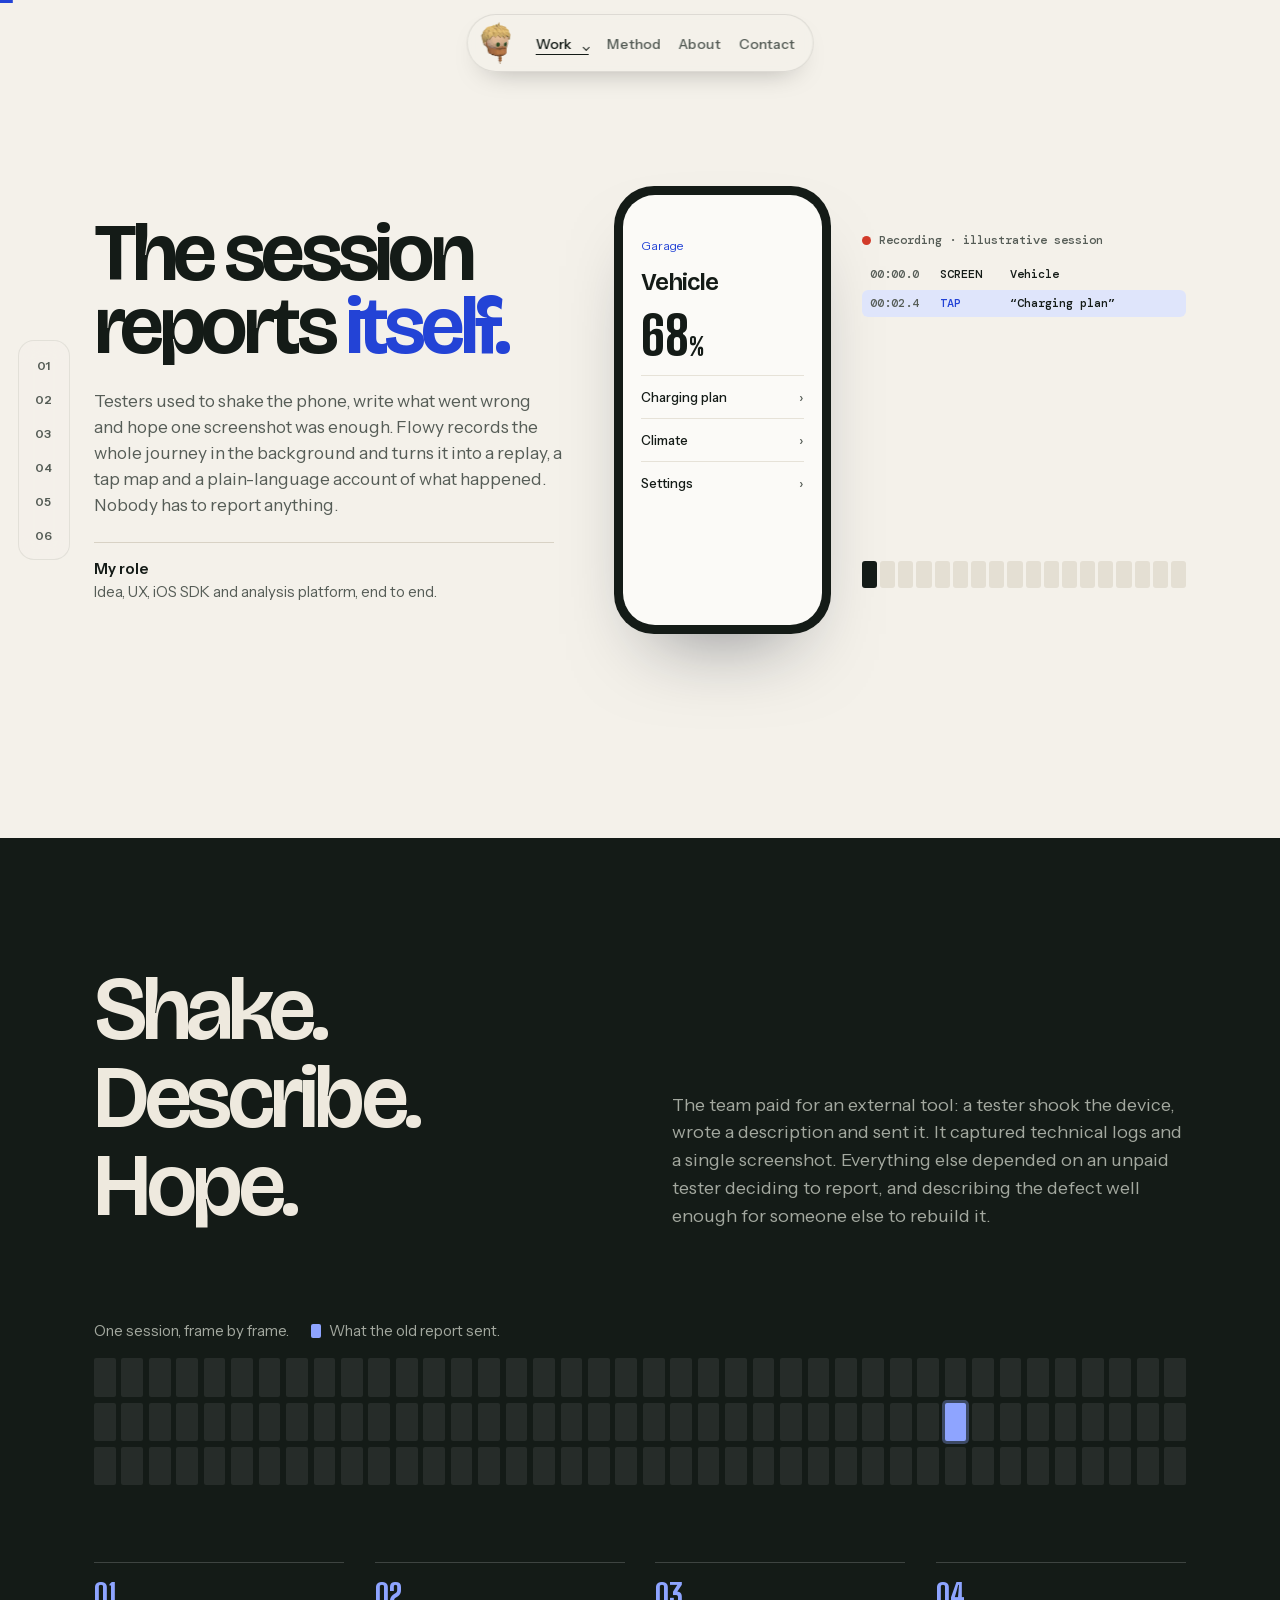
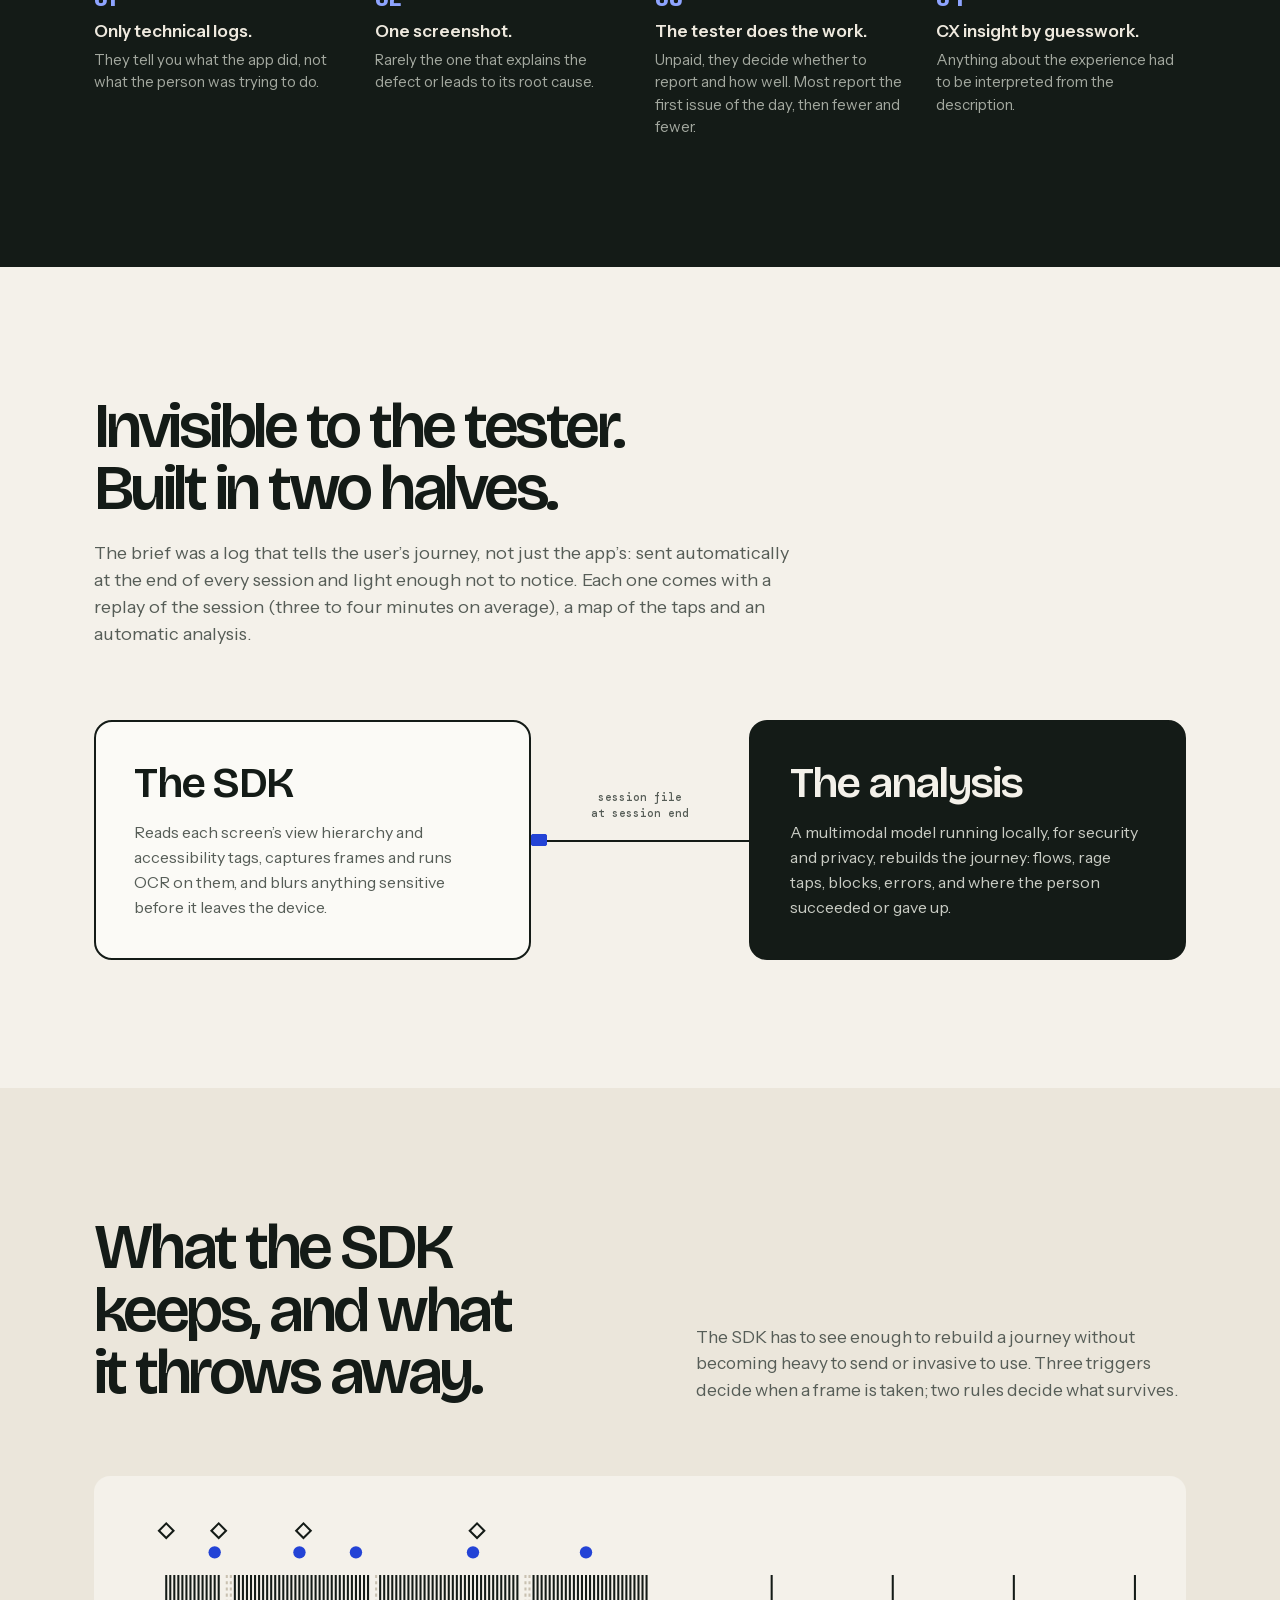
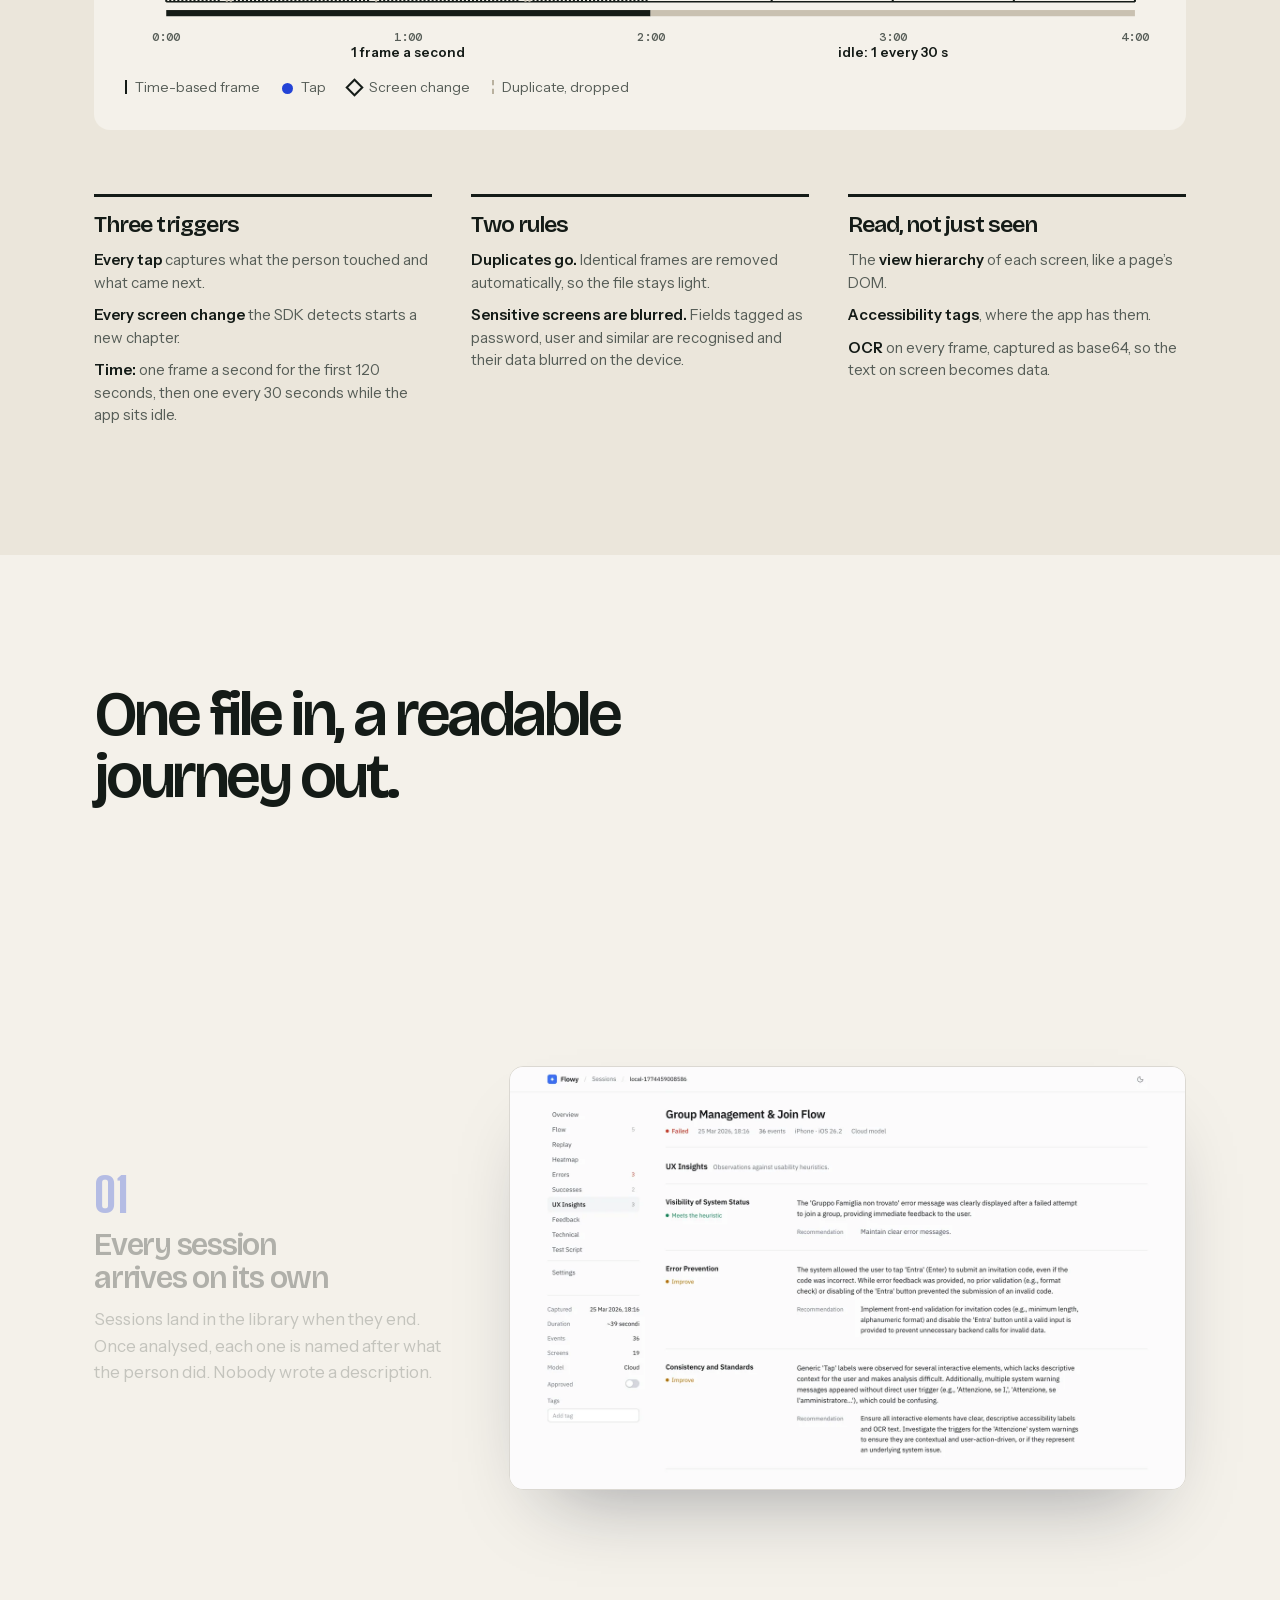
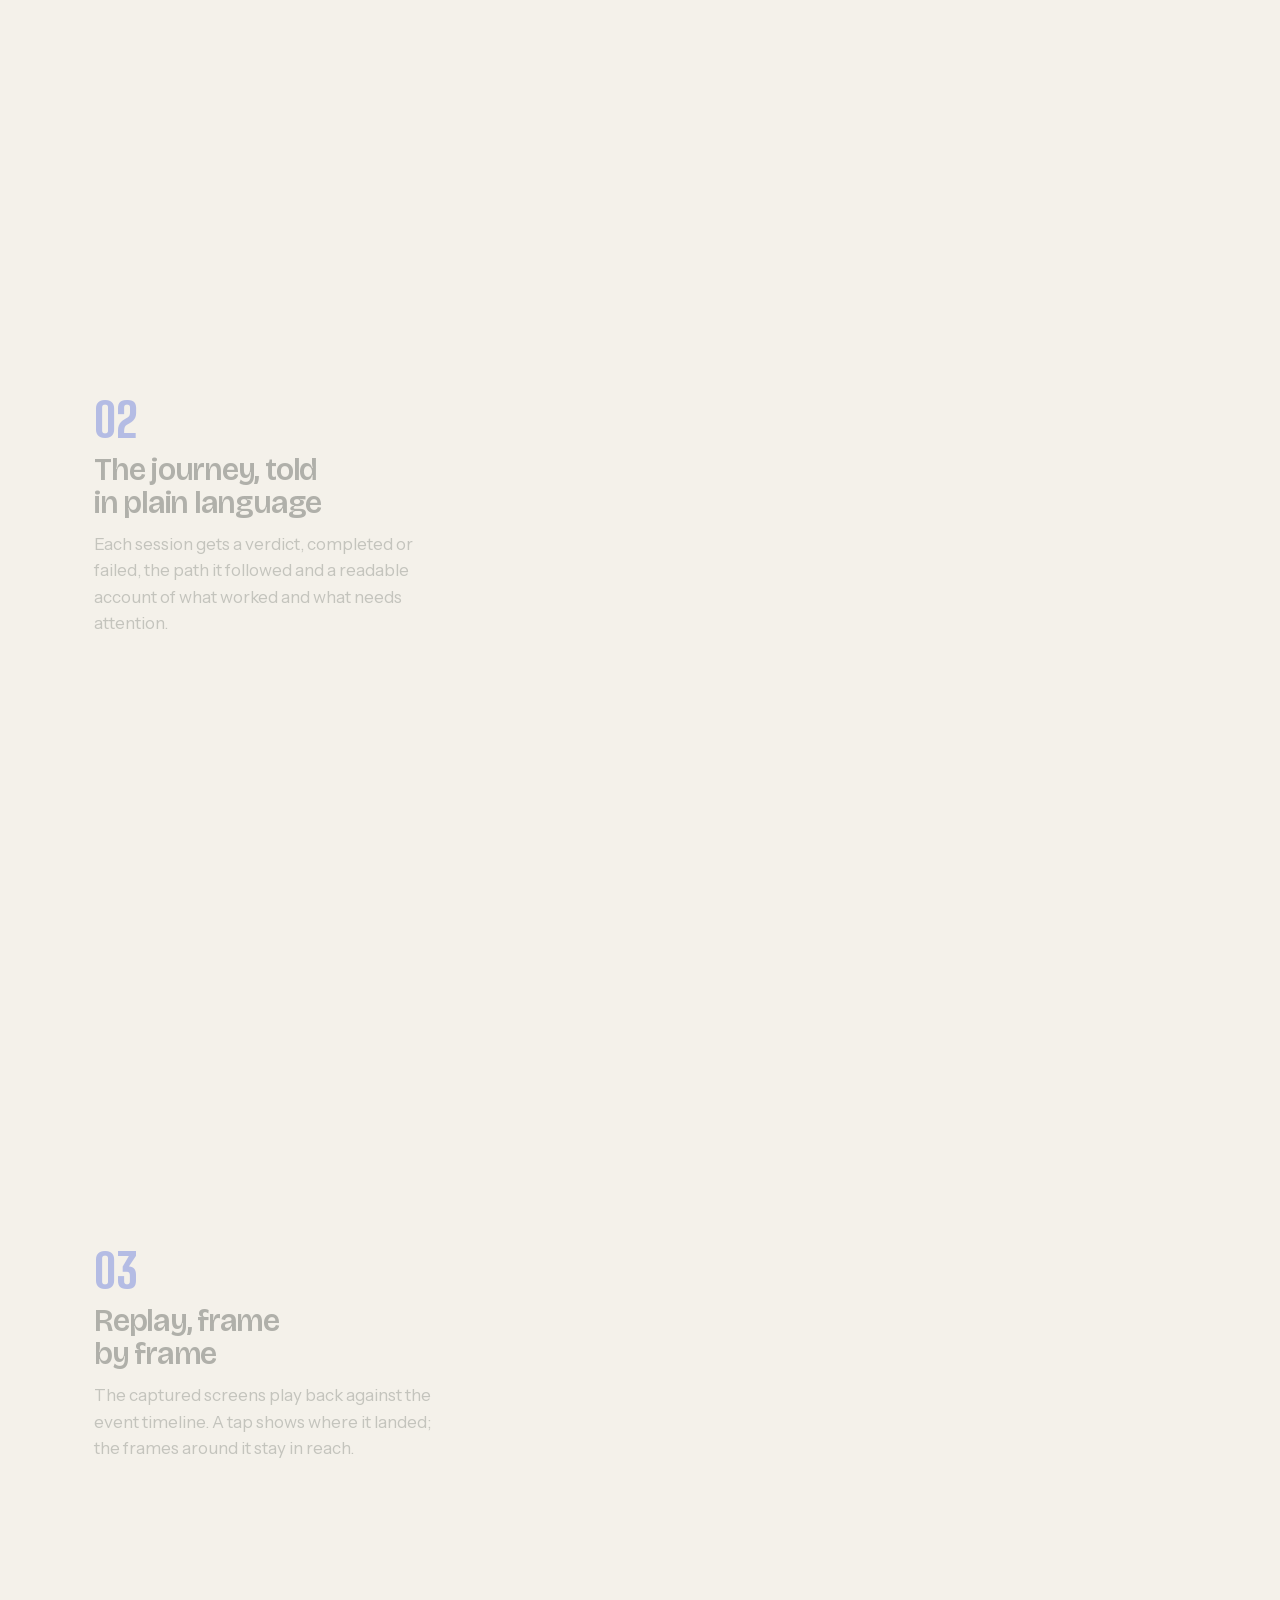
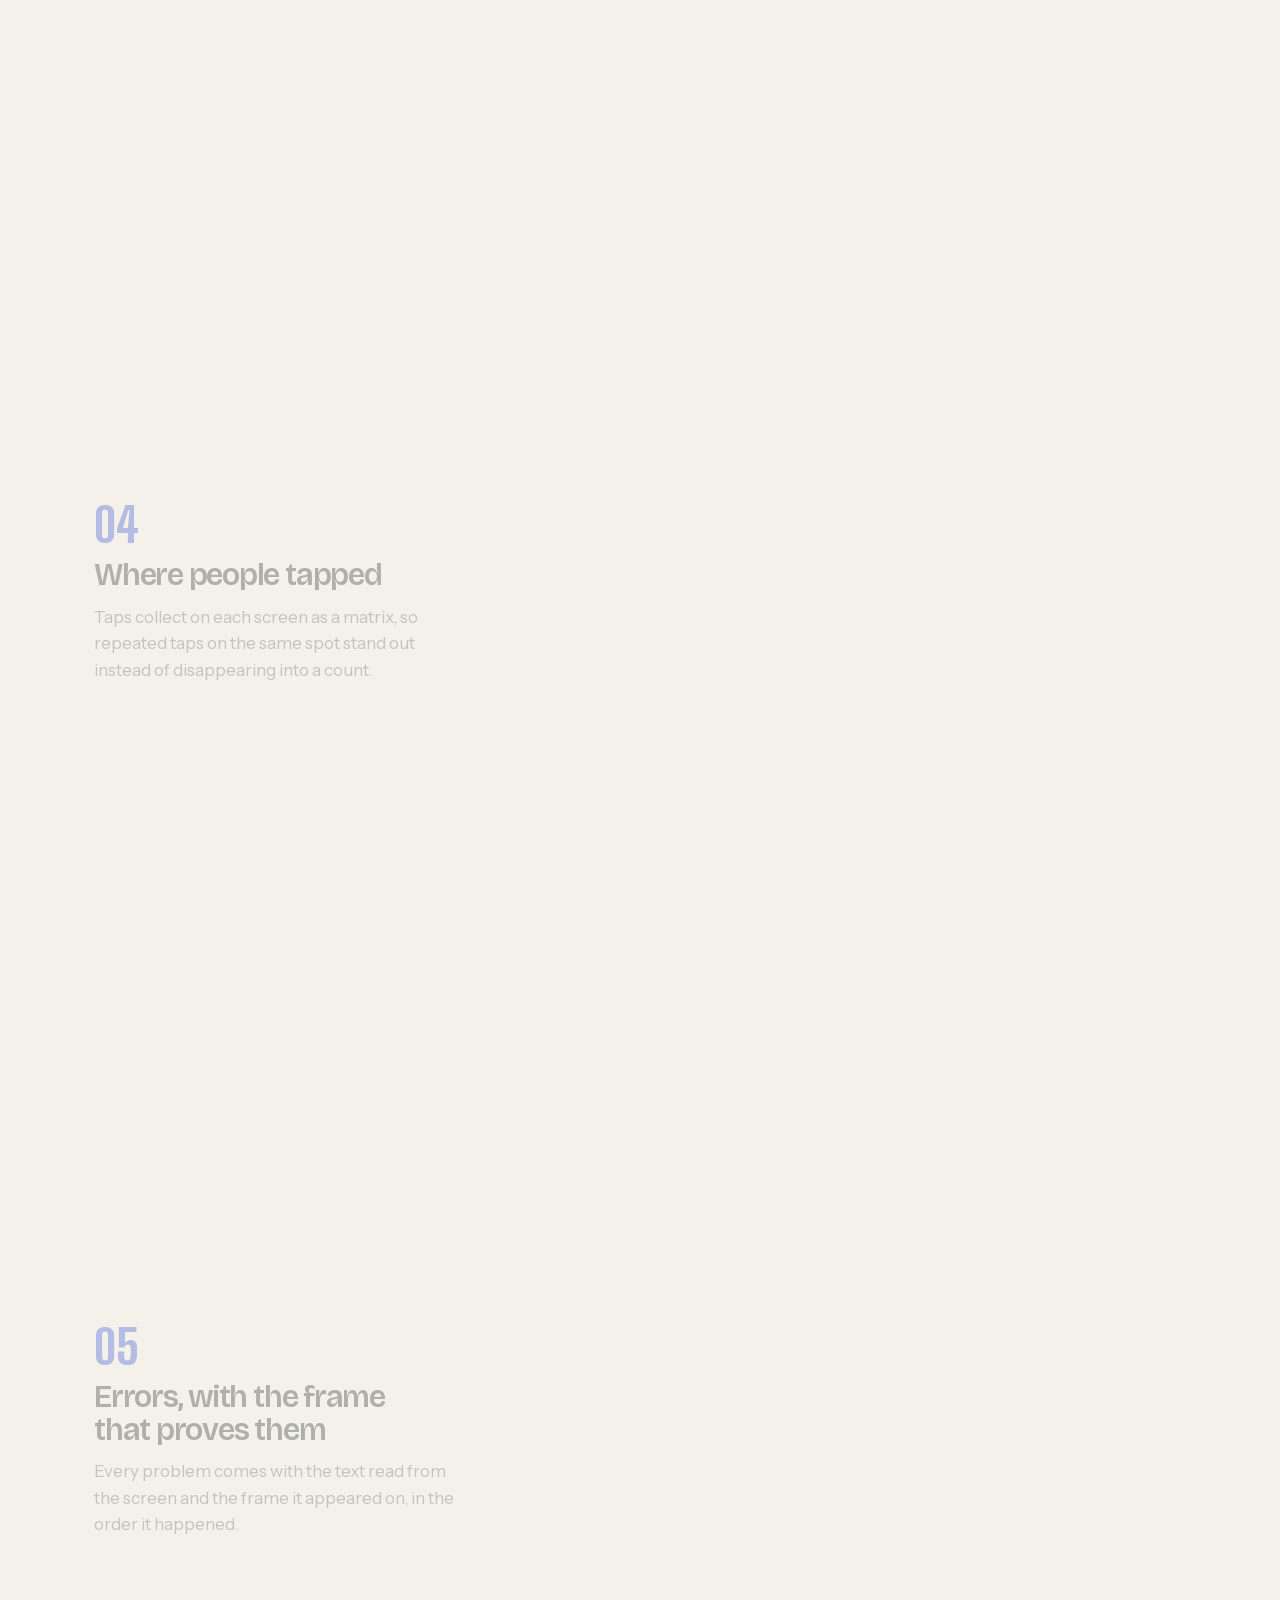
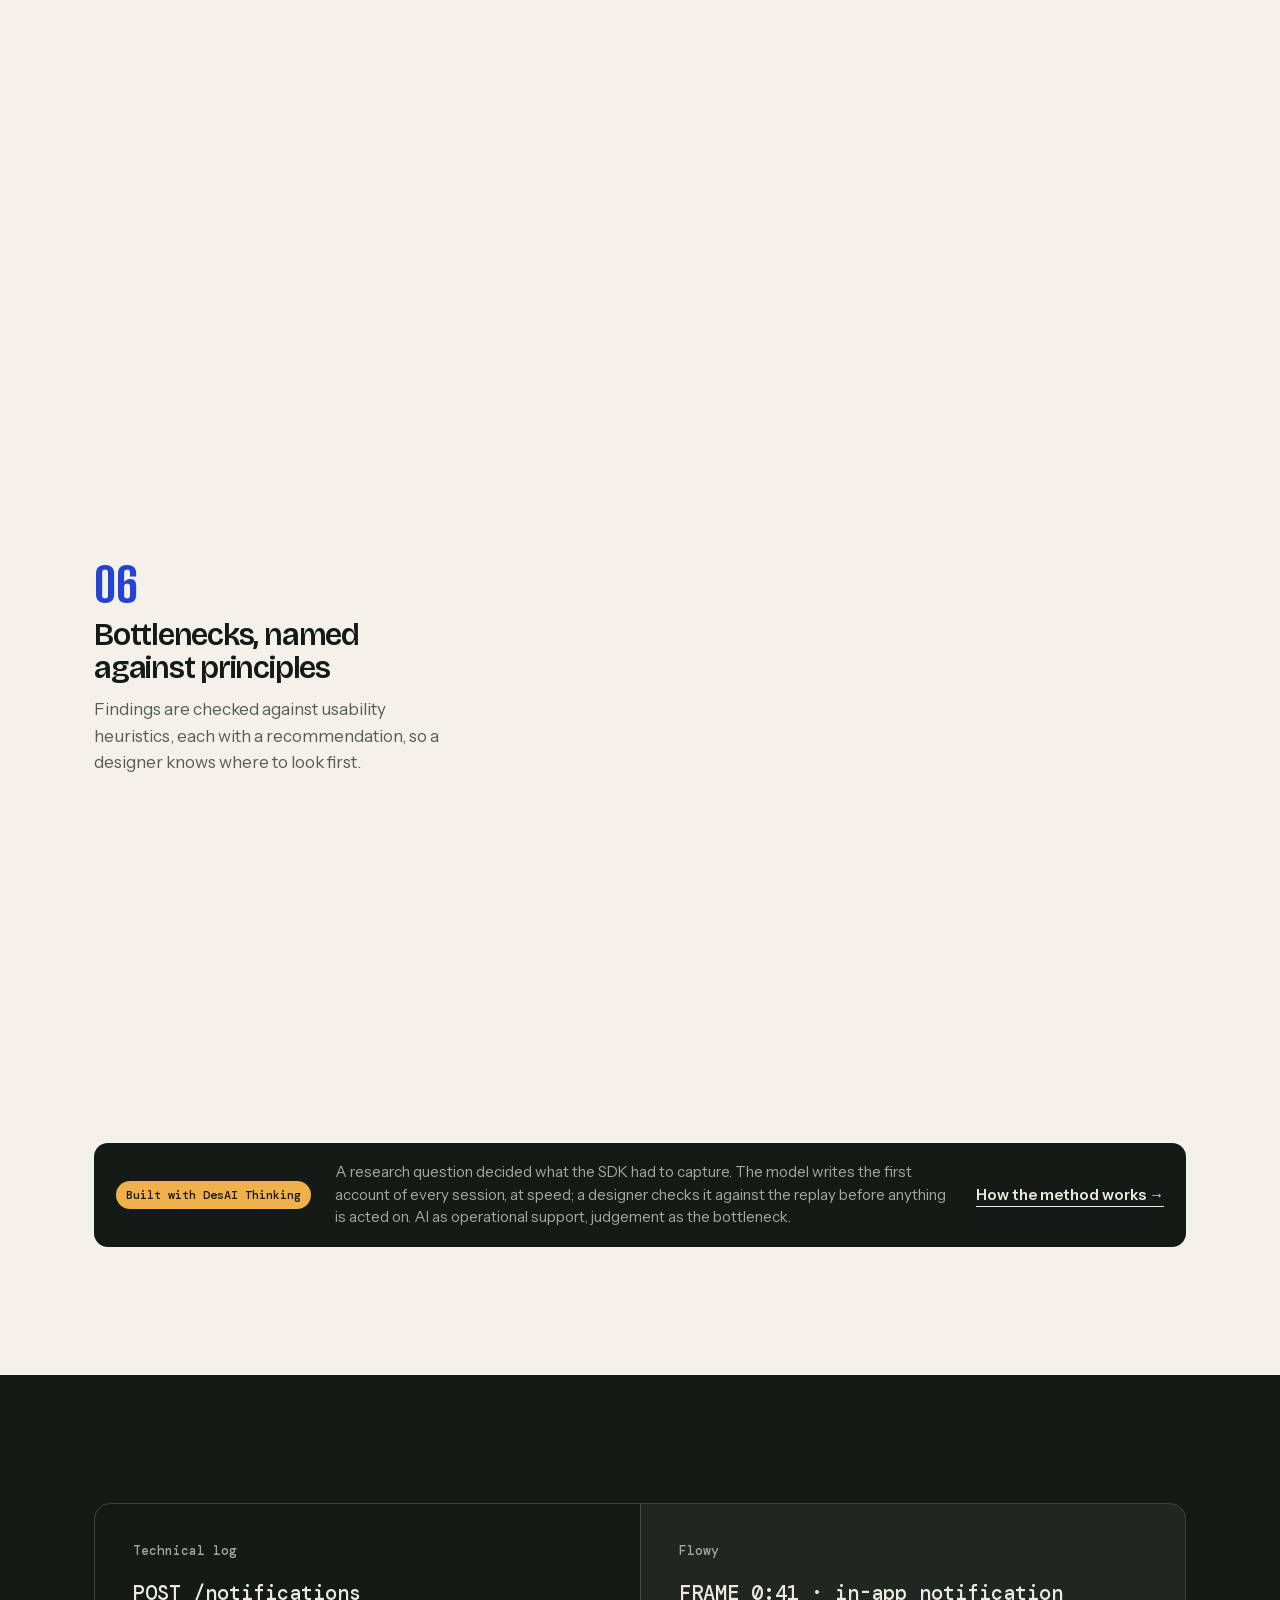
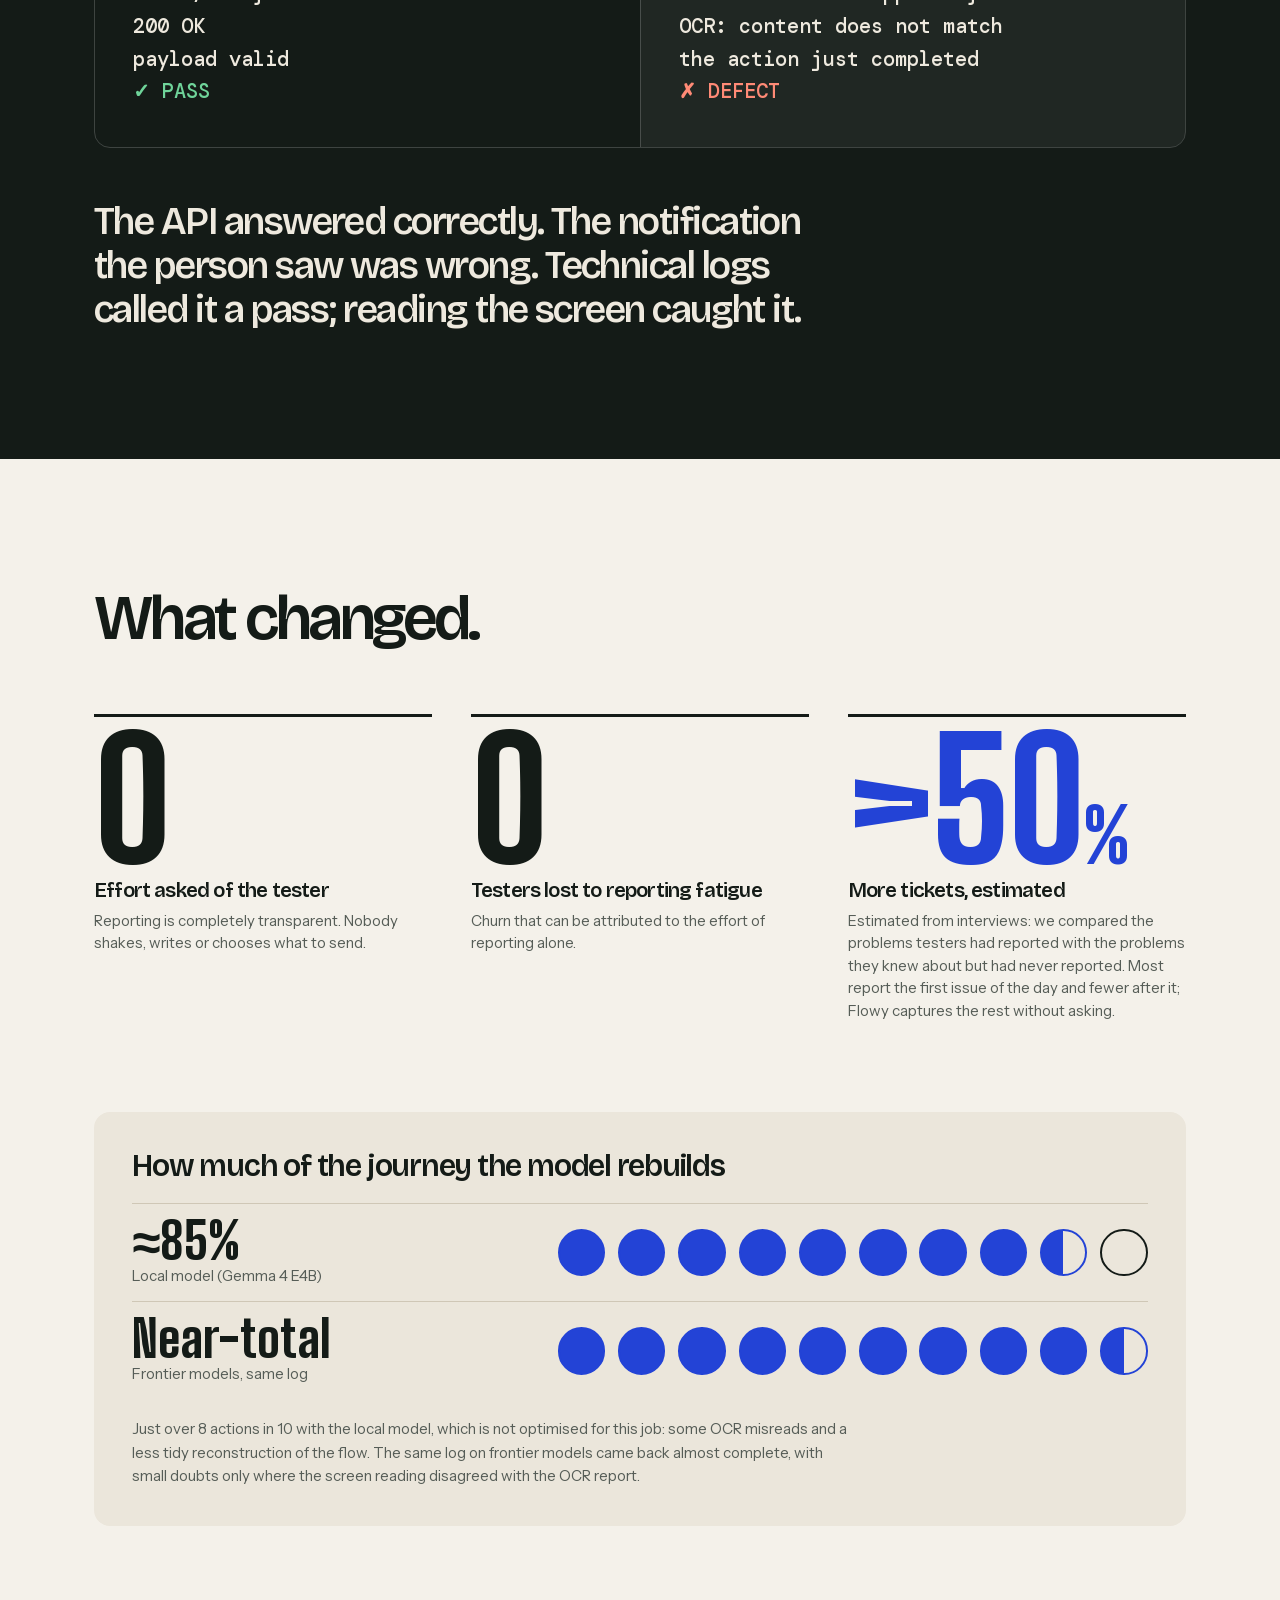
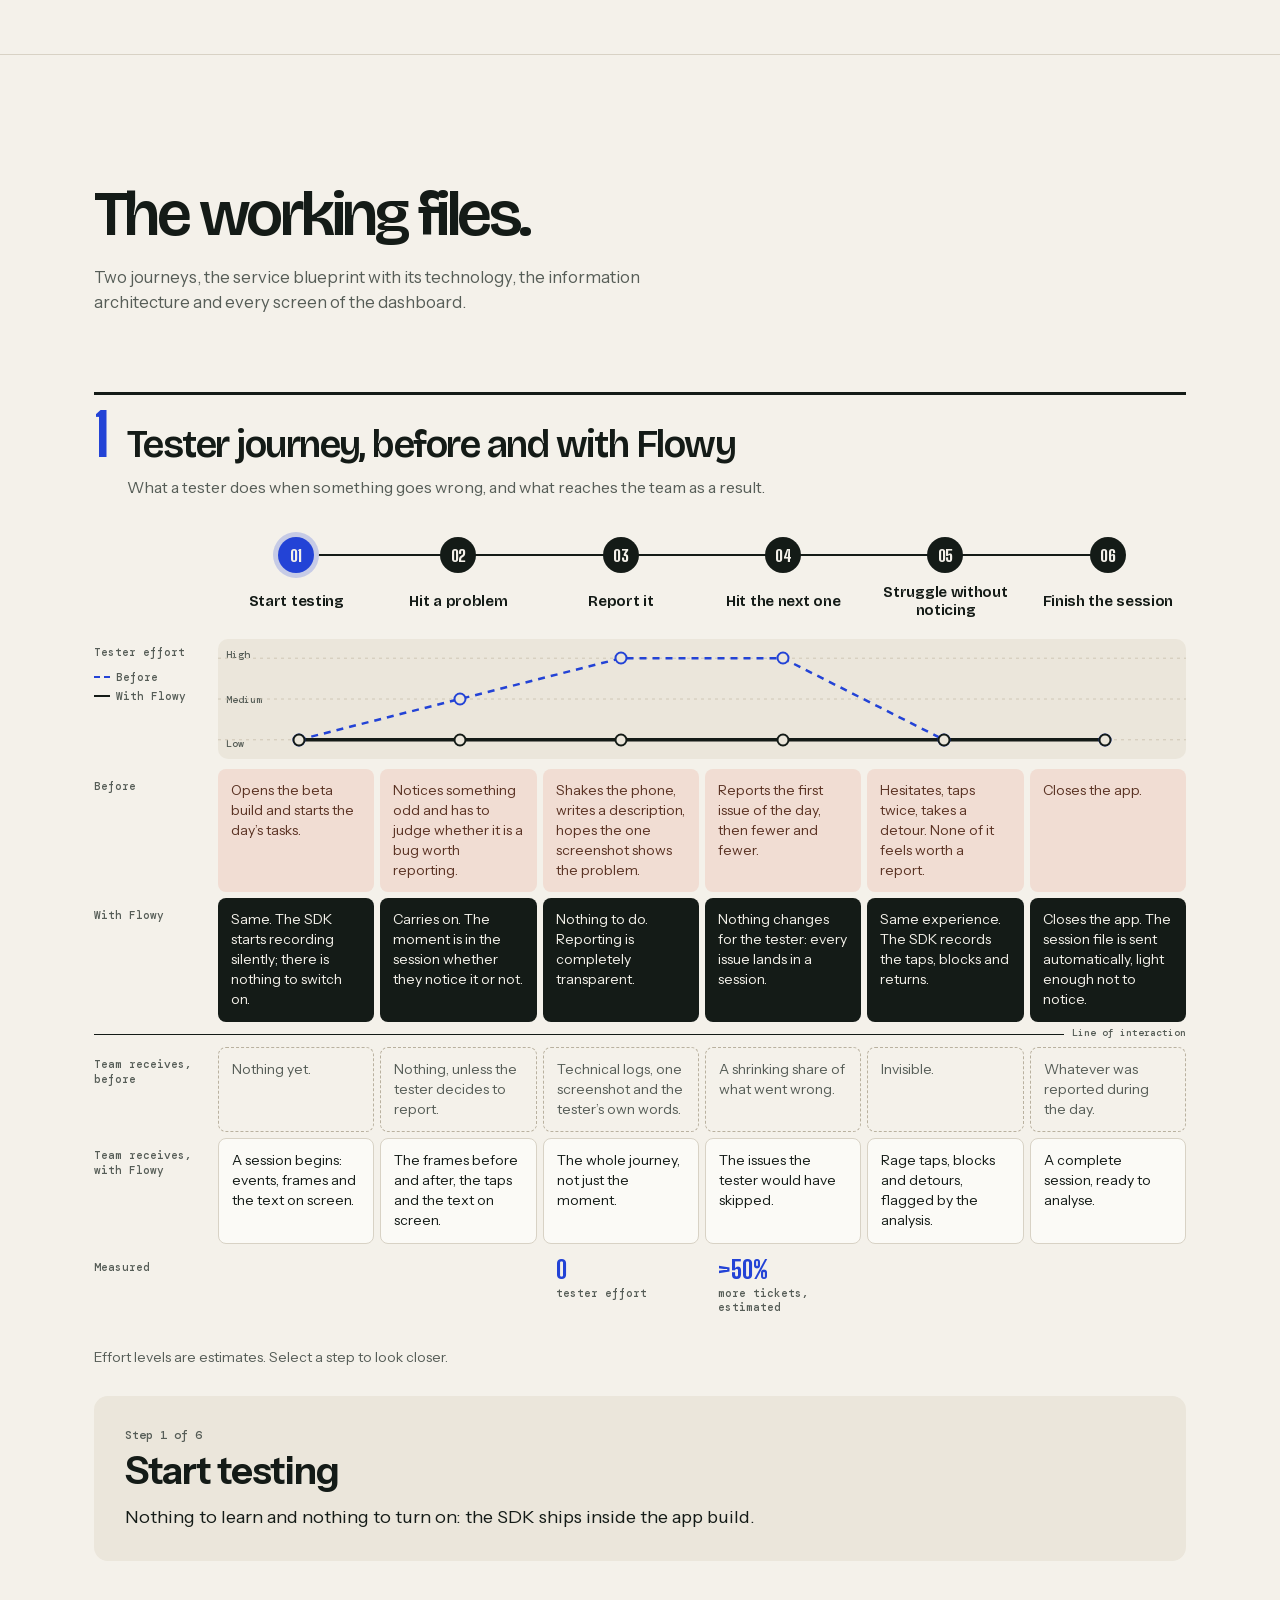
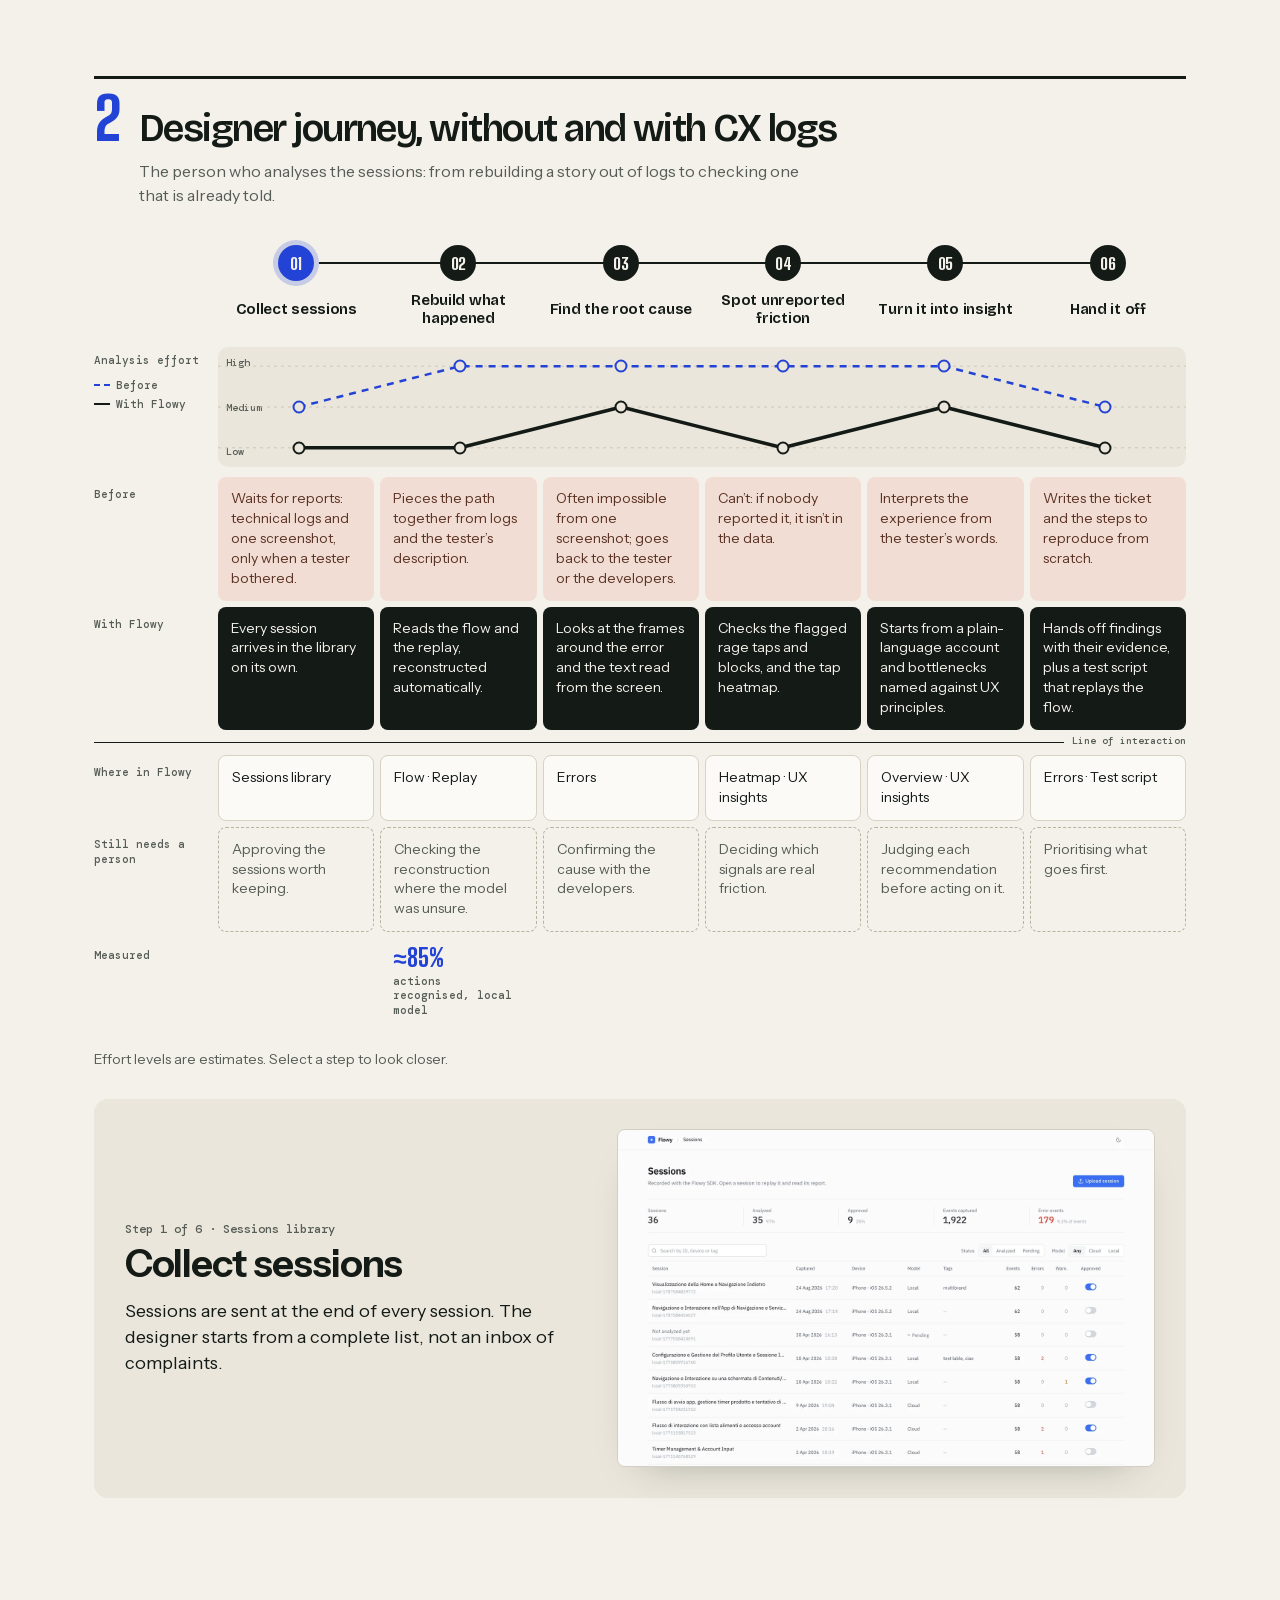
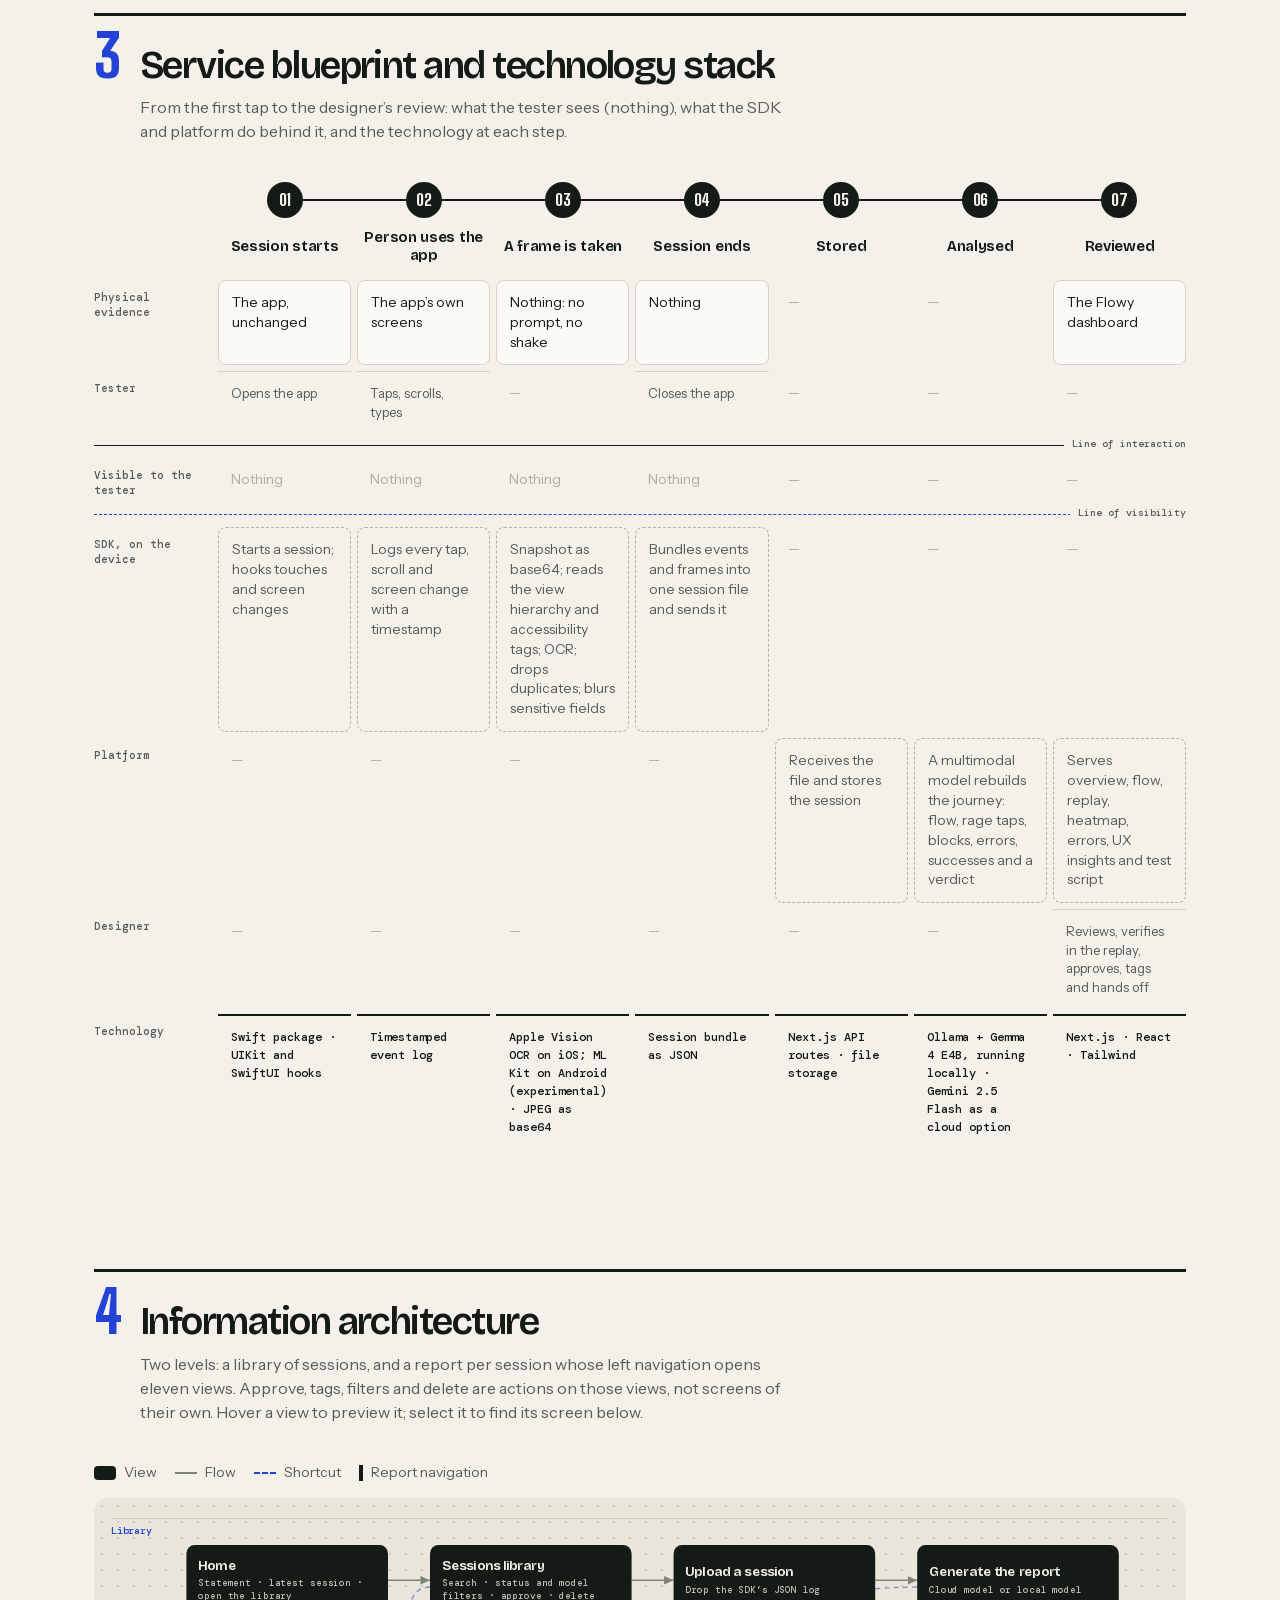
<file: flowy.html>
<!doctype html>
<html lang="en" data-type="software" data-motion>
<head>
  <meta charset="utf-8"><meta name="viewport" content="width=device-width,initial-scale=1">
  <title>Flowy · Flavio Montagner</title>
  <meta name="description" content="Flowy records a mobile session in the background and turns it into a replay, a tap map and a plain-language account of the journey. Concept, UX, iOS SDK and analysis platform."><meta name="theme-color" content="#f4f1ea">
  <meta name="page-type" content="software"><meta name="site-kind" content="software"><meta name="robots" content="noindex">
  <meta property="og:title" content="Flowy · Flavio Montagner"><meta property="og:description" content="Flowy records a mobile session in the background and turns it into a replay, a tap map and a plain-language account of the journey. Concept, UX, iOS SDK and analysis platform."><meta property="og:image" content="assets/flowy-lab-overview.webp">
  <link rel="icon" type="image/png" href="assets/fm-icon.png"><link rel="apple-touch-icon" href="assets/fm-apple-touch.png"><link rel="stylesheet" href="style.css"><link rel="stylesheet" href="assets/motion/motion.css"><link rel="stylesheet" href="beta-lab.css"><link rel="stylesheet" href="flowy-lab.css">
  <script>document.documentElement.classList.add('m-enter');setTimeout(()=>document.documentElement.classList.add('m-enter-done'),700)</script>
  <script src="beta-lab.js" defer></script><script src="flowy-lab.js" defer></script><script src="interactions.js" defer></script>
</head>
<body class="beta-lab flowy-lab">
  <a class="skip" href="#main">Skip to content</a>
  <header class="nav lab-mast">
    <div class="lab-nav-bar">
      <a class="lab-mark" href="index.html" aria-label="Flavio Montagner, home"><img src="assets/fm-head.webp" alt="" width="40" height="40"></a>
      <nav class="lab-nav" aria-label="Site"><div class="lab-drop"><a class="lab-nav-link is-site" href="index.html#work" aria-current="true" aria-haspopup="true">Work<i aria-hidden="true"></i></a><div class="lab-drop-panel" role="group" aria-label="Projects"><a href="beta.html">Beta Platform</a><a aria-current="page" href="flowy.html">Flowy</a><a href="sel.html">SEL</a><a href="necrothing.html">Necrothing</a></div></div><a class="lab-nav-link is-site" href="method.html">Method</a><a class="lab-nav-link is-site" href="index.html#about">About</a><a class="lab-nav-link is-site" href="index.html#contact">Contact</a></nav>
      <button class="lab-menu-toggle" type="button" data-menu-open aria-haspopup="dialog" aria-controls="lab-menu" aria-expanded="false" hidden>Menu</button>
    </div>
  </header>
  <nav class="lab-rail" aria-label="Page sections"><a class="lab-nav-link" href="#problem"><span aria-hidden="true">01</span>Problem</a><a class="lab-nav-link" href="#approach"><span aria-hidden="true">02</span>Approach</a><a class="lab-nav-link" href="#capture"><span aria-hidden="true">03</span>Capture</a><a class="lab-nav-link" href="#analysis"><span aria-hidden="true">04</span>Analysis</a><a class="lab-nav-link" href="#results"><span aria-hidden="true">05</span>Results</a><a class="lab-nav-link" href="#files"><span aria-hidden="true">06</span>Files</a></nav>
  <div class="lab-progress" aria-hidden="true"></div>
  <dialog id="lab-menu" aria-label="Menu">
    <div class="lab-menu-inner">
      <div class="lab-menu-bar"><a class="lab-menu-home" href="index.html" aria-label="Home"><svg viewBox="0 0 24 24" width="22" height="22" fill="none" stroke="currentColor" stroke-width="1.8" stroke-linecap="round" stroke-linejoin="round" aria-hidden="true"><path d="M3.5 10.5 12 3.5l8.5 7"/><path d="M5.5 9v10.5h4.5v-6h4v6h4.5V9"/></svg></a><button type="button" data-menu-close>Close</button></div>
      <details class="lab-menu-group lab-menu-context">
        <summary>On this page</summary>
        <nav class="lab-menu-items" aria-label="Page sections"><a class="lab-nav-link" href="#problem"><span aria-hidden="true">01</span>Problem</a><a class="lab-nav-link" href="#approach"><span aria-hidden="true">02</span>Approach</a><a class="lab-nav-link" href="#capture"><span aria-hidden="true">03</span>Capture</a><a class="lab-nav-link" href="#analysis"><span aria-hidden="true">04</span>Analysis</a><a class="lab-nav-link" href="#results"><span aria-hidden="true">05</span>Results</a><a class="lab-nav-link" href="#files"><span aria-hidden="true">06</span>Files</a></nav>
      </details>
      <nav class="lab-menu-nav" aria-label="Site"><details class="lab-menu-group">
        <summary>Work</summary>
        <div class="lab-menu-items"><a class="lab-nav-link is-site" href="index.html#work">All work</a><a class="lab-nav-link is-site" href="beta.html">Beta Platform</a><a class="lab-nav-link is-site" aria-current="page" href="flowy.html">Flowy</a><a class="lab-nav-link is-site" href="sel.html">SEL</a><a class="lab-nav-link is-site" href="necrothing.html">Necrothing</a></div>
      </details><a class="lab-nav-link is-site" href="method.html">Method</a><a class="lab-nav-link is-site" href="index.html#about">About</a><a class="lab-nav-link is-site" href="index.html#contact">Contact</a></nav>
    </div>
  </dialog>
  <a class="lab-top" href="#main" data-top aria-label="Back to top"><span aria-hidden="true">↑</span></a>
  <main id="main">
    <section id="overview" class="hero fl-hero" data-enter>
    <div class="wrap lab-shell fl-hero-grid">
      <div class="fl-hero-copy">
        <h1>The session reports <em>itself.</em></h1>
        <p class="fl-lede">Testers used to shake the phone, write what went wrong and hope one screenshot was enough. Flowy records the whole journey in the background and turns it into a replay, a tap map and a plain-language account of what happened. Nobody has to report anything.</p>
        <p class="fl-role"><strong>My role</strong> Idea, UX, iOS SDK and analysis platform, end to end.</p>
      </div>
      <div class="fl-capture" data-capture>
        <div class="fl-phone" aria-hidden="true">
    <div class="fl-phone-screen">
      <div class="fl-app is-vehicle"><p class="fl-app-back">Garage</p><p class="fl-app-title">Vehicle</p><p class="fl-app-big">68<small>%</small></p><p class="fl-app-row is-target">Charging plan <span>›</span></p><p class="fl-app-row">Climate <span>›</span></p><p class="fl-app-row">Settings <span>›</span></p></div>
      <div class="fl-app is-plan"><p class="fl-app-back">‹ Vehicle</p><p class="fl-app-title">Charging plan</p><p class="fl-app-label">Your vehicle</p><p class="fl-app-big">68<small>%</small></p><p class="fl-app-row">Departure <span>07:30</span></p><p class="fl-app-row">Preferences <span>›</span></p></div>
      <div class="fl-app is-settings"><p class="fl-app-back">‹ Vehicle</p><p class="fl-app-title">Settings</p><p class="fl-app-row">Account <span>›</span></p><p class="fl-app-field"><span>Password</span><i></i></p><p class="fl-app-row">Notifications <span>›</span></p></div>
      <span class="fl-tap"></span>
      <span class="fl-shutter"></span>
    </div>
  </div>
        <div class="fl-log">
          <p class="fl-log-head"><span class="fl-rec"></span>Recording · illustrative session</p>
          <ol><li class="is-screen"><time>00:00.0</time><b>SCREEN</b><span>Vehicle</span></li><li class="is-tap"><time>00:02.4</time><b>TAP</b><span>“Charging plan”</span></li><li class="is-frame"><time>00:02.5</time><b>FRAME</b><span>014 · OCR 11 words</span></li><li class="is-screen"><time>00:03.1</time><b>SCREEN</b><span>Charging plan</span></li><li class="is-tap"><time>00:07.9</time><b>TAP</b><span>Back</span></li><li class="is-screen"><time>00:08.6</time><b>SCREEN</b><span>Settings</span></li><li class="is-frame"><time>00:09.0</time><b>FRAME</b><span>duplicate · skipped</span></li><li class="is-frame"><time>00:12.2</time><b>FRAME</b><span>password field · blurred</span></li><li class="is-screen"><time>00:15.7</time><b>SCREEN</b><span>Charging plan</span></li><li class="is-flag"><time>00:16.0</time><b>FLAG</b><span>return to an earlier screen</span></li></ol>
          <div class="fl-strip" aria-hidden="true"><i></i><i></i><i></i><i></i><i></i><i></i><i></i><i></i><i></i><i></i><i></i><i></i><i></i><i></i><i></i><i></i><i></i><i></i></div>
        </div>
      </div>
    </div>
  </section>
    <section id="problem" class="fl-problem"><div class="wrap lab-shell">
    <div class="fl-problem-head">
      <h2>Shake. Describe. Hope.</h2>
      <p>The team paid for an external tool: a tester shook the device, wrote a description and sent it. It captured technical logs and a single screenshot. Everything else depended on an unpaid tester deciding to report, and describing the defect well enough for someone else to rebuild it.</p>
    </div>
    <figure class="fl-film" data-film>
      <p class="fl-film-key">One session, frame by frame. <span>What the old report sent.</span></p>
      <div class="fl-film-frames" role="img" aria-label="A session drawn as 120 frames; only one frame was sent in the old report."><i></i><i></i><i></i><i></i><i></i><i></i><i></i><i></i><i></i><i></i><i></i><i></i><i></i><i></i><i></i><i></i><i></i><i></i><i></i><i></i><i></i><i></i><i></i><i></i><i></i><i></i><i></i><i></i><i></i><i></i><i></i><i></i><i></i><i></i><i></i><i></i><i></i><i></i><i></i><i></i><i></i><i></i><i></i><i></i><i></i><i></i><i></i><i></i><i></i><i></i><i></i><i></i><i></i><i></i><i></i><i></i><i></i><i></i><i></i><i></i><i></i><i></i><i></i><i></i><i></i><i></i><i></i><i></i><i></i><i></i><i></i><i class="is-sent"></i><i></i><i></i><i></i><i></i><i></i><i></i><i></i><i></i><i></i><i></i><i></i><i></i><i></i><i></i><i></i><i></i><i></i><i></i><i></i><i></i><i></i><i></i><i></i><i></i><i></i><i></i><i></i><i></i><i></i><i></i><i></i><i></i><i></i><i></i><i></i><i></i><i></i><i></i><i></i><i></i><i></i><i></i><i></i><i></i><i></i><i></i><i></i><i></i></div>
    </figure>
    <ol class="fl-gaps">
      <li><b>Only technical logs.</b> They tell you what the app did, not what the person was trying to do.</li>
      <li><b>One screenshot.</b> Rarely the one that explains the defect or leads to its root cause.</li>
      <li><b>The tester does the work.</b> Unpaid, they decide whether to report and how well. Most report the first issue of the day, then fewer and fewer.</li>
      <li><b>CX insight by guesswork.</b> Anything about the experience had to be interpreted from the description.</li>
    </ol>
  </div></section>
    <section id="approach" class="fl-approach"><div class="wrap lab-shell">
    <h2>Invisible to the tester. Built in two halves.</h2>
    <p class="fl-approach-lede">The brief was a log that tells the user’s journey, not just the app’s: sent automatically at the end of every session and light enough not to notice. Each one comes with a replay of the session (three to four minutes on average), a map of the taps and an automatic analysis.</p>
    <div class="fl-pipe" data-pipe>
      <article class="fl-pipe-node">
        <h3>The SDK</h3>
        <p>Reads each screen’s view hierarchy and accessibility tags, captures frames and runs OCR on them, and blurs anything sensitive before it leaves the device.</p>
      </article>
      <div class="fl-pipe-wire" aria-hidden="true"><span>session file<br>at session end</span><i></i><i></i><i></i></div>
      <article class="fl-pipe-node is-platform">
        <h3>The analysis</h3>
        <p>A multimodal model running locally, for security and privacy, rebuilds the journey: flows, rage taps, blocks, errors, and where the person succeeded or gave up.</p>
      </article>
    </div>
  </div></section>
    <section id="capture" class="fl-capture-rules"><div class="wrap lab-shell">
    <div class="fl-split">
      <h2>What the SDK keeps, and what it throws away.</h2>
      <p>The SDK has to see enough to rebuild a journey without becoming heavy to send or invasive to use. Three triggers decide when a frame is taken; two rules decide what survives.</p>
    </div>
    <figure class="fl-timeline" data-timeline>
      <svg viewBox="0 0 1000 150" role="img" aria-label="Capture timeline over four minutes: one frame a second for the first 120 seconds, then one every 30 seconds while the app is idle. Taps and screen changes trigger extra frames; duplicates are dropped.">
        <line class="fl-axis" x1="40" x2="980" y1="92" y2="92"/>
        <line class="fl-t-frame" x1="40" x2="40" y1="66" y2="92"/><line class="fl-t-frame" x1="43.916666666666664" x2="43.916666666666664" y1="66" y2="92"/><line class="fl-t-frame" x1="47.833333333333336" x2="47.833333333333336" y1="66" y2="92"/><line class="fl-t-frame" x1="51.75" x2="51.75" y1="66" y2="92"/><line class="fl-t-frame" x1="55.666666666666664" x2="55.666666666666664" y1="66" y2="92"/><line class="fl-t-frame" x1="59.58333333333333" x2="59.58333333333333" y1="66" y2="92"/><line class="fl-t-frame" x1="63.5" x2="63.5" y1="66" y2="92"/><line class="fl-t-frame" x1="67.41666666666667" x2="67.41666666666667" y1="66" y2="92"/><line class="fl-t-frame" x1="71.33333333333333" x2="71.33333333333333" y1="66" y2="92"/><line class="fl-t-frame" x1="75.25" x2="75.25" y1="66" y2="92"/><line class="fl-t-frame" x1="79.16666666666666" x2="79.16666666666666" y1="66" y2="92"/><line class="fl-t-frame" x1="83.08333333333333" x2="83.08333333333333" y1="66" y2="92"/><line class="fl-t-frame" x1="87" x2="87" y1="66" y2="92"/><line class="fl-t-frame" x1="90.91666666666667" x2="90.91666666666667" y1="66" y2="92"/><line class="fl-t-frame" x1="106.58333333333333" x2="106.58333333333333" y1="66" y2="92"/><line class="fl-t-frame" x1="110.5" x2="110.5" y1="66" y2="92"/><line class="fl-t-frame" x1="114.41666666666666" x2="114.41666666666666" y1="66" y2="92"/><line class="fl-t-frame" x1="118.33333333333333" x2="118.33333333333333" y1="66" y2="92"/><line class="fl-t-frame" x1="122.25" x2="122.25" y1="66" y2="92"/><line class="fl-t-frame" x1="126.16666666666666" x2="126.16666666666666" y1="66" y2="92"/><line class="fl-t-frame" x1="130.08333333333334" x2="130.08333333333334" y1="66" y2="92"/><line class="fl-t-frame" x1="134" x2="134" y1="66" y2="92"/><line class="fl-t-frame" x1="137.91666666666669" x2="137.91666666666669" y1="66" y2="92"/><line class="fl-t-frame" x1="141.83333333333334" x2="141.83333333333334" y1="66" y2="92"/><line class="fl-t-frame" x1="145.75" x2="145.75" y1="66" y2="92"/><line class="fl-t-frame" x1="149.66666666666669" x2="149.66666666666669" y1="66" y2="92"/><line class="fl-t-frame" x1="153.58333333333331" x2="153.58333333333331" y1="66" y2="92"/><line class="fl-t-frame" x1="157.5" x2="157.5" y1="66" y2="92"/><line class="fl-t-frame" x1="161.41666666666669" x2="161.41666666666669" y1="66" y2="92"/><line class="fl-t-frame" x1="165.33333333333331" x2="165.33333333333331" y1="66" y2="92"/><line class="fl-t-frame" x1="169.25" x2="169.25" y1="66" y2="92"/><line class="fl-t-frame" x1="173.16666666666666" x2="173.16666666666666" y1="66" y2="92"/><line class="fl-t-frame" x1="177.08333333333334" x2="177.08333333333334" y1="66" y2="92"/><line class="fl-t-frame" x1="181" x2="181" y1="66" y2="92"/><line class="fl-t-frame" x1="184.91666666666669" x2="184.91666666666669" y1="66" y2="92"/><line class="fl-t-frame" x1="188.83333333333331" x2="188.83333333333331" y1="66" y2="92"/><line class="fl-t-frame" x1="192.75" x2="192.75" y1="66" y2="92"/><line class="fl-t-frame" x1="196.66666666666666" x2="196.66666666666666" y1="66" y2="92"/><line class="fl-t-frame" x1="200.58333333333334" x2="200.58333333333334" y1="66" y2="92"/><line class="fl-t-frame" x1="204.5" x2="204.5" y1="66" y2="92"/><line class="fl-t-frame" x1="208.41666666666666" x2="208.41666666666666" y1="66" y2="92"/><line class="fl-t-frame" x1="212.33333333333331" x2="212.33333333333331" y1="66" y2="92"/><line class="fl-t-frame" x1="216.25" x2="216.25" y1="66" y2="92"/><line class="fl-t-frame" x1="220.16666666666669" x2="220.16666666666669" y1="66" y2="92"/><line class="fl-t-frame" x1="224.08333333333334" x2="224.08333333333334" y1="66" y2="92"/><line class="fl-t-frame" x1="228" x2="228" y1="66" y2="92"/><line class="fl-t-frame" x1="231.91666666666666" x2="231.91666666666666" y1="66" y2="92"/><line class="fl-t-frame" x1="235.83333333333334" x2="235.83333333333334" y1="66" y2="92"/><line class="fl-t-frame" x1="247.58333333333331" x2="247.58333333333331" y1="66" y2="92"/><line class="fl-t-frame" x1="251.5" x2="251.5" y1="66" y2="92"/><line class="fl-t-frame" x1="255.41666666666666" x2="255.41666666666666" y1="66" y2="92"/><line class="fl-t-frame" x1="259.33333333333337" x2="259.33333333333337" y1="66" y2="92"/><line class="fl-t-frame" x1="263.25" x2="263.25" y1="66" y2="92"/><line class="fl-t-frame" x1="267.16666666666663" x2="267.16666666666663" y1="66" y2="92"/><line class="fl-t-frame" x1="271.0833333333333" x2="271.0833333333333" y1="66" y2="92"/><line class="fl-t-frame" x1="275" x2="275" y1="66" y2="92"/><line class="fl-t-frame" x1="278.91666666666663" x2="278.91666666666663" y1="66" y2="92"/><line class="fl-t-frame" x1="282.83333333333337" x2="282.83333333333337" y1="66" y2="92"/><line class="fl-t-frame" x1="286.75" x2="286.75" y1="66" y2="92"/><line class="fl-t-frame" x1="290.66666666666663" x2="290.66666666666663" y1="66" y2="92"/><line class="fl-t-frame" x1="294.5833333333333" x2="294.5833333333333" y1="66" y2="92"/><line class="fl-t-frame" x1="298.5" x2="298.5" y1="66" y2="92"/><line class="fl-t-frame" x1="302.4166666666667" x2="302.4166666666667" y1="66" y2="92"/><line class="fl-t-frame" x1="306.3333333333333" x2="306.3333333333333" y1="66" y2="92"/><line class="fl-t-frame" x1="310.25" x2="310.25" y1="66" y2="92"/><line class="fl-t-frame" x1="314.1666666666667" x2="314.1666666666667" y1="66" y2="92"/><line class="fl-t-frame" x1="318.0833333333333" x2="318.0833333333333" y1="66" y2="92"/><line class="fl-t-frame" x1="322" x2="322" y1="66" y2="92"/><line class="fl-t-frame" x1="325.91666666666663" x2="325.91666666666663" y1="66" y2="92"/><line class="fl-t-frame" x1="329.83333333333337" x2="329.83333333333337" y1="66" y2="92"/><line class="fl-t-frame" x1="333.75" x2="333.75" y1="66" y2="92"/><line class="fl-t-frame" x1="337.66666666666663" x2="337.66666666666663" y1="66" y2="92"/><line class="fl-t-frame" x1="341.58333333333337" x2="341.58333333333337" y1="66" y2="92"/><line class="fl-t-frame" x1="345.5" x2="345.5" y1="66" y2="92"/><line class="fl-t-frame" x1="349.4166666666667" x2="349.4166666666667" y1="66" y2="92"/><line class="fl-t-frame" x1="353.3333333333333" x2="353.3333333333333" y1="66" y2="92"/><line class="fl-t-frame" x1="357.25" x2="357.25" y1="66" y2="92"/><line class="fl-t-frame" x1="361.1666666666667" x2="361.1666666666667" y1="66" y2="92"/><line class="fl-t-frame" x1="365.0833333333333" x2="365.0833333333333" y1="66" y2="92"/><line class="fl-t-frame" x1="369" x2="369" y1="66" y2="92"/><line class="fl-t-frame" x1="372.9166666666667" x2="372.9166666666667" y1="66" y2="92"/><line class="fl-t-frame" x1="376.8333333333333" x2="376.8333333333333" y1="66" y2="92"/><line class="fl-t-frame" x1="380.75" x2="380.75" y1="66" y2="92"/><line class="fl-t-frame" x1="396.41666666666663" x2="396.41666666666663" y1="66" y2="92"/><line class="fl-t-frame" x1="400.33333333333337" x2="400.33333333333337" y1="66" y2="92"/><line class="fl-t-frame" x1="404.25" x2="404.25" y1="66" y2="92"/><line class="fl-t-frame" x1="408.1666666666667" x2="408.1666666666667" y1="66" y2="92"/><line class="fl-t-frame" x1="412.0833333333333" x2="412.0833333333333" y1="66" y2="92"/><line class="fl-t-frame" x1="416" x2="416" y1="66" y2="92"/><line class="fl-t-frame" x1="419.9166666666667" x2="419.9166666666667" y1="66" y2="92"/><line class="fl-t-frame" x1="423.8333333333333" x2="423.8333333333333" y1="66" y2="92"/><line class="fl-t-frame" x1="427.75" x2="427.75" y1="66" y2="92"/><line class="fl-t-frame" x1="431.6666666666667" x2="431.6666666666667" y1="66" y2="92"/><line class="fl-t-frame" x1="435.5833333333333" x2="435.5833333333333" y1="66" y2="92"/><line class="fl-t-frame" x1="439.5" x2="439.5" y1="66" y2="92"/><line class="fl-t-frame" x1="443.41666666666663" x2="443.41666666666663" y1="66" y2="92"/><line class="fl-t-frame" x1="447.33333333333337" x2="447.33333333333337" y1="66" y2="92"/><line class="fl-t-frame" x1="451.25" x2="451.25" y1="66" y2="92"/><line class="fl-t-frame" x1="455.16666666666663" x2="455.16666666666663" y1="66" y2="92"/><line class="fl-t-frame" x1="459.08333333333337" x2="459.08333333333337" y1="66" y2="92"/><line class="fl-t-frame" x1="463" x2="463" y1="66" y2="92"/><line class="fl-t-frame" x1="466.9166666666667" x2="466.9166666666667" y1="66" y2="92"/><line class="fl-t-frame" x1="470.8333333333333" x2="470.8333333333333" y1="66" y2="92"/><line class="fl-t-frame" x1="474.75" x2="474.75" y1="66" y2="92"/><line class="fl-t-frame" x1="478.6666666666667" x2="478.6666666666667" y1="66" y2="92"/><line class="fl-t-frame" x1="482.5833333333333" x2="482.5833333333333" y1="66" y2="92"/><line class="fl-t-frame" x1="486.5" x2="486.5" y1="66" y2="92"/><line class="fl-t-frame" x1="490.4166666666667" x2="490.4166666666667" y1="66" y2="92"/><line class="fl-t-frame" x1="494.3333333333333" x2="494.3333333333333" y1="66" y2="92"/><line class="fl-t-frame" x1="498.25" x2="498.25" y1="66" y2="92"/><line class="fl-t-frame" x1="502.16666666666663" x2="502.16666666666663" y1="66" y2="92"/><line class="fl-t-frame" x1="506.08333333333337" x2="506.08333333333337" y1="66" y2="92"/>
        <line class="fl-t-dup" x1="98.75" x2="98.75" y1="66" y2="92"/><line class="fl-t-dup" x1="102.66666666666666" x2="102.66666666666666" y1="66" y2="92"/><line class="fl-t-dup" x1="243.66666666666669" x2="243.66666666666669" y1="66" y2="92"/><line class="fl-t-dup" x1="388.58333333333337" x2="388.58333333333337" y1="66" y2="92"/><line class="fl-t-dup" x1="392.5" x2="392.5" y1="66" y2="92"/>
        <line class="fl-t-frame" x1="627.5" x2="627.5" y1="66" y2="92"/><line class="fl-t-frame" x1="745" x2="745" y1="66" y2="92"/><line class="fl-t-frame" x1="862.5" x2="862.5" y1="66" y2="92"/><line class="fl-t-frame" x1="980" x2="980" y1="66" y2="92"/>
        <circle class="fl-t-tap" cx="87" cy="44" r="6"/><circle class="fl-t-tap" cx="169.25" cy="44" r="6"/><circle class="fl-t-tap" cx="224.08333333333334" cy="44" r="6"/><circle class="fl-t-tap" cx="337.66666666666663" cy="44" r="6"/><circle class="fl-t-tap" cx="447.33333333333337" cy="44" r="6"/>
        <rect class="fl-t-screen" x="35" y="18" width="10" height="10" transform="rotate(45 40 23)"/><rect class="fl-t-screen" x="85.91666666666667" y="18" width="10" height="10" transform="rotate(45 90.91666666666667 23)"/><rect class="fl-t-screen" x="168.16666666666666" y="18" width="10" height="10" transform="rotate(45 173.16666666666666 23)"/><rect class="fl-t-screen" x="336.58333333333337" y="18" width="10" height="10" transform="rotate(45 341.58333333333337 23)"/>
        <rect class="fl-t-zone" x="40" y="100" width="470" height="6"/>
        <rect class="fl-t-zone is-idle" x="510" y="100" width="470" height="6"/>
        <text class="fl-t-label" x="40" y="130">0:00</text><text class="fl-t-label" x="275" y="130">1:00</text><text class="fl-t-label" x="510" y="130">2:00</text><text class="fl-t-label" x="745" y="130">3:00</text><text class="fl-t-label" x="980" y="130">4:00</text>
        <text class="fl-t-note" x="275" y="146">1 frame a second</text>
        <text class="fl-t-note" x="745" y="146">idle: 1 every 30 s</text>
      </svg>
      <p class="fl-timeline-key"><span class="k-frame">Time-based frame</span><span class="k-tap">Tap</span><span class="k-screen">Screen change</span><span class="k-dup">Duplicate, dropped</span></p>
    </figure>
    <div class="fl-rules">
      <section><h3>Three triggers</h3><ul><li><b>Every tap</b> captures what the person touched and what came next.</li><li><b>Every screen change</b> the SDK detects starts a new chapter.</li><li><b>Time:</b> one frame a second for the first 120 seconds, then one every 30 seconds while the app sits idle.</li></ul></section>
      <section><h3>Two rules</h3><ul><li><b>Duplicates go.</b> Identical frames are removed automatically, so the file stays light.</li><li><b>Sensitive screens are blurred.</b> Fields tagged as password, user and similar are recognised and their data blurred on the device.</li></ul></section>
      <section><h3>Read, not just seen</h3><ul><li>The <b>view hierarchy</b> of each screen, like a page’s DOM.</li><li><b>Accessibility tags</b>, where the app has them.</li><li><b>OCR</b> on every frame, captured as base64, so the text on screen becomes data.</li></ul></section>
    </div>
  </div></section>
    <section id="analysis" class="fl-analysis"><div class="wrap lab-shell">
    <h2>One file in, a readable journey out.</h2>
    <div class="fl-scrolly" data-scrolly>
      <ol class="fl-steps"><li class="fl-step" data-step="0">
        <span class="fl-step-num">01</span>
        <h3>Every session arrives on its own</h3>
        <p>Sessions land in the library when they end. Once analysed, each one is named after what the person did. Nobody wrote a description.</p>
      </li><li class="fl-step" data-step="1">
        <span class="fl-step-num">02</span>
        <h3>The journey, told in plain language</h3>
        <p>Each session gets a verdict, completed or failed, the path it followed and a readable account of what worked and what needs attention.</p>
      </li><li class="fl-step" data-step="2">
        <span class="fl-step-num">03</span>
        <h3>Replay, frame by frame</h3>
        <p>The captured screens play back against the event timeline. A tap shows where it landed; the frames around it stay in reach.</p>
      </li><li class="fl-step" data-step="3">
        <span class="fl-step-num">04</span>
        <h3>Where people tapped</h3>
        <p>Taps collect on each screen as a matrix, so repeated taps on the same spot stand out instead of disappearing into a count.</p>
      </li><li class="fl-step" data-step="4">
        <span class="fl-step-num">05</span>
        <h3>Errors, with the frame that proves them</h3>
        <p>Every problem comes with the text read from the screen and the frame it appeared on, in the order it happened.</p>
      </li><li class="fl-step" data-step="5">
        <span class="fl-step-num">06</span>
        <h3>Bottlenecks, named against principles</h3>
        <p>Findings are checked against usability heuristics, each with a recommendation, so a designer knows where to look first.</p>
      </li></ol>
      <div class="fl-stage" aria-live="polite"><figure class="fl-stage-shot is-on" data-shot="0"><a class="zoom" href="assets/flowy-lab-library.webp" data-zoom aria-label="Enlarge image — Every session arrives on its own: Flowy platform, demo session."><img src="assets/flowy-lab-library.webp" alt="Every session arrives on its own: Flowy platform, demo session." loading="lazy" decoding="async"><span class="zoom-sign" aria-hidden="true">⤢</span></a></figure><figure class="fl-stage-shot" data-shot="1"><a class="zoom" href="assets/flowy-lab-overview.webp" data-zoom aria-label="Enlarge image — The journey, told in plain language: Flowy platform, demo session."><img src="assets/flowy-lab-overview.webp" alt="The journey, told in plain language: Flowy platform, demo session." loading="lazy" decoding="async"><span class="zoom-sign" aria-hidden="true">⤢</span></a></figure><figure class="fl-stage-shot" data-shot="2"><a class="zoom" href="assets/flowy-lab-replay.webp" data-zoom aria-label="Enlarge image — Replay, frame by frame: Flowy platform, demo session."><img src="assets/flowy-lab-replay.webp" alt="Replay, frame by frame: Flowy platform, demo session." loading="lazy" decoding="async"><span class="zoom-sign" aria-hidden="true">⤢</span></a></figure><figure class="fl-stage-shot" data-shot="3"><a class="zoom" href="assets/flowy-lab-heatmap.webp" data-zoom aria-label="Enlarge image — Where people tapped: Flowy platform, demo session."><img src="assets/flowy-lab-heatmap.webp" alt="Where people tapped: Flowy platform, demo session." loading="lazy" decoding="async"><span class="zoom-sign" aria-hidden="true">⤢</span></a></figure><figure class="fl-stage-shot" data-shot="4"><a class="zoom" href="assets/flowy-lab-errors.webp" data-zoom aria-label="Enlarge image — Errors, with the frame that proves them: Flowy platform, demo session."><img src="assets/flowy-lab-errors.webp" alt="Errors, with the frame that proves them: Flowy platform, demo session." loading="lazy" decoding="async"><span class="zoom-sign" aria-hidden="true">⤢</span></a></figure><figure class="fl-stage-shot" data-shot="5"><a class="zoom" href="assets/flowy-lab-ux.webp" data-zoom aria-label="Enlarge image — Bottlenecks, named against principles: Flowy platform, demo session."><img src="assets/flowy-lab-ux.webp" alt="Bottlenecks, named against principles: Flowy platform, demo session." loading="lazy" decoding="async"><span class="zoom-sign" aria-hidden="true">⤢</span></a></figure></div>
    </div>
    <aside class="lab-method"><p class="lab-method-tag">Built with DesAI Thinking</p><p>A research question decided what the SDK had to capture. The model writes the first account of every session, at speed; a designer checks it against the replay before anything is acted on. AI as operational support, judgement as the bottleneck.</p><a class="lab-link" href="method.html">How the method works →</a></aside>
  </div></section>
    <section class="fl-caught"><div class="wrap lab-shell">
    <div class="fl-diff">
      <div class="fl-diff-side is-log">
        <p class="fl-diff-label">Technical log</p>
        <pre><code>POST /notifications
<b>200 OK</b>
payload valid
<span class="ok">✓ PASS</span></code></pre>
      </div>
      <div class="fl-diff-side is-flowy">
        <p class="fl-diff-label">Flowy</p>
        <pre><code>FRAME 0:41 · in-app notification
OCR: content does not match
the action just completed
<span class="ko">✗ DEFECT</span></code></pre>
      </div>
    </div>
    <p class="fl-caught-line">The API answered correctly. The notification the person saw was wrong. Technical logs called it a pass; reading the screen caught it.</p>
  </div></section>
    <section id="results" class="fl-results"><div class="wrap lab-shell">
    <h2>What changed.</h2>
    <div class="fl-score">
      <article class="fl-zero">
        <p class="fl-big">0</p>
        <h3>Effort asked of the tester</h3>
        <p>Reporting is completely transparent. Nobody shakes, writes or chooses what to send.</p>
      </article>
      <article class="fl-zero">
        <p class="fl-big">0</p>
        <h3>Testers lost to reporting fatigue</h3>
        <p>Churn that can be attributed to the effort of reporting alone.</p>
      </article>
      <article>
        <p class="fl-big is-accent">&gt;50<small>%</small></p>
        <h3>More tickets, estimated</h3>
        <p>Estimated from interviews: we compared the problems testers had reported with the problems they knew about but had never reported. Most report the first issue of the day and fewer after it; Flowy captures the rest without asking.</p>
      </article>
    </div>
    <div class="fl-recog">
      <h3>How much of the journey the model rebuilds</h3>
      <div class="fl-recog-row"><p><b>≈85%</b> Local model (Gemma 4 E4B)</p><div class="fl-dots" role="img" aria-label="About 8.5 of 10 actions recognised"><i class="on"></i><i class="on"></i><i class="on"></i><i class="on"></i><i class="on"></i><i class="on"></i><i class="on"></i><i class="on"></i><i class="half"></i><i class=""></i></div></div>
      <div class="fl-recog-row"><p><b>Near-total</b> Frontier models, same log</p><div class="fl-dots" role="img" aria-label="Almost all actions recognised"><i class="on"></i><i class="on"></i><i class="on"></i><i class="on"></i><i class="on"></i><i class="on"></i><i class="on"></i><i class="on"></i><i class="on"></i><i class="half"></i></div></div>
      <p class="fl-recog-note">Just over 8 actions in 10 with the local model, which is not optimised for this job: some OCR misreads and a less tidy reconstruction of the flow. The same log on frontier models came back almost complete, with small doubts only where the screen reading disagreed with the OCR report.</p>
    </div>
  </div></section>
    <section id="files" class="lab-notes"><div class="wrap lab-shell">
      <h2>The working files.</h2>
      <p class="lab-files-lede">Two journeys, the service blueprint with its technology, the information architecture and every screen of the dashboard.</p>
      <div class="lab-files"><section class="lab-file" id="tester-journey" aria-labelledby="tester-journey-title">
    <header class="lab-file-head"><span class="lab-num" aria-hidden="true">1</span><h3 id="tester-journey-title">Tester journey, before and with Flowy</h3><p>What a tester does when something goes wrong, and what reaches the team as a result.</p></header>
    <div class="lab-journey" data-lab-tabs><div class="lab-jmap-scroll"><div class="lab-jmap" style="--n:6">
    <p class="lab-jrow-label is-head"></p>
    <div class="lab-jhead" data-tab-list aria-label="Tester journey steps"><button type="button" id="tj-tab-start" data-lab-tab aria-controls="tj-stage-start" data-col="0"><span>01</span>Start testing</button><button type="button" id="tj-tab-problem" data-lab-tab aria-controls="tj-stage-problem" data-col="1"><span>02</span>Hit a problem</button><button type="button" id="tj-tab-report" data-lab-tab aria-controls="tj-stage-report" data-col="2"><span>03</span>Report it</button><button type="button" id="tj-tab-again" data-lab-tab aria-controls="tj-stage-again" data-col="3"><span>04</span>Hit the next one</button><button type="button" id="tj-tab-friction" data-lab-tab aria-controls="tj-stage-friction" data-col="4"><span>05</span>Struggle without noticing</button><button type="button" id="tj-tab-end" data-lab-tab aria-controls="tj-stage-end" data-col="5"><span>06</span>Finish the session</button></div>
    <p class="lab-jrow-label is-curve"><span class="lab-jtag">Tester effort</span><span><b class="k-was">Before</b><b class="k-now">With Flowy</b></span></p>
    <div class="lab-jcurve" role="img" aria-label="Tester effort at each step: before and with flowy.">
      <span class="lab-jaxis" aria-hidden="true"><i>High</i><i>Medium</i><i>Low</i></span>
      <svg viewBox="0 0 100 100" preserveAspectRatio="none" aria-hidden="true">
        <line x1="0" x2="100" y1="16" y2="16" class="grid"/><line x1="0" x2="100" y1="50" y2="50" class="grid"/><line x1="0" x2="100" y1="84" y2="84" class="grid"/>
        <polyline class="was" points="8.333333333333332,84 25,50 41.66666666666667,16 58.333333333333336,16 75,84 91.66666666666666,84"/><polyline class="now" points="8.333333333333332,84 25,84 41.66666666666667,84 58.333333333333336,84 75,84 91.66666666666666,84"/>
      </svg>
      <i class="dot was" style="left:8.333333333333332%;top:84%"></i><i class="dot now" style="left:8.333333333333332%;top:84%"></i><i class="dot was" style="left:25%;top:50%"></i><i class="dot now" style="left:25%;top:84%"></i><i class="dot was" style="left:41.66666666666667%;top:16%"></i><i class="dot now" style="left:41.66666666666667%;top:84%"></i><i class="dot was" style="left:58.333333333333336%;top:16%"></i><i class="dot now" style="left:58.333333333333336%;top:84%"></i><i class="dot was" style="left:75%;top:84%"></i><i class="dot now" style="left:75%;top:84%"></i><i class="dot was" style="left:91.66666666666666%;top:84%"></i><i class="dot now" style="left:91.66666666666666%;top:84%"></i>
    </div>
    <p class="lab-jrow-label is-before"><span class="lab-jtag">Before</span></p><div class="lab-jcell is-before" data-col="0">Opens the beta build and starts the day’s tasks.</div><div class="lab-jcell is-before" data-col="1">Notices something odd and has to judge whether it is a bug worth reporting.</div><div class="lab-jcell is-before" data-col="2">Shakes the phone, writes a description, hopes the one screenshot shows the problem.</div><div class="lab-jcell is-before" data-col="3">Reports the first issue of the day, then fewer and fewer.</div><div class="lab-jcell is-before" data-col="4">Hesitates, taps twice, takes a detour. None of it feels worth a report.</div><div class="lab-jcell is-before" data-col="5">Closes the app.</div><p class="lab-jrow-label is-after"><span class="lab-jtag">With Flowy</span></p><div class="lab-jcell is-after" data-col="0">Same. The SDK starts recording silently; there is nothing to switch on.</div><div class="lab-jcell is-after" data-col="1">Carries on. The moment is in the session whether they notice it or not.</div><div class="lab-jcell is-after" data-col="2">Nothing to do. Reporting is completely transparent.</div><div class="lab-jcell is-after" data-col="3">Nothing changes for the tester: every issue lands in a session.</div><div class="lab-jcell is-after" data-col="4">Same experience. The SDK records the taps, blocks and returns.</div><div class="lab-jcell is-after" data-col="5">Closes the app. The session file is sent automatically, light enough not to notice.</div>
    <p class="lab-jline" aria-hidden="true"><span>Line of interaction</span></p>
    <p class="lab-jrow-label is-back"><span class="lab-jtag">Team receives, before</span></p><div class="lab-jcell is-back" data-col="0">Nothing yet.</div><div class="lab-jcell is-back" data-col="1">Nothing, unless the tester decides to report.</div><div class="lab-jcell is-back" data-col="2">Technical logs, one screenshot and the tester’s own words.</div><div class="lab-jcell is-back" data-col="3">A shrinking share of what went wrong.</div><div class="lab-jcell is-back" data-col="4">Invisible.</div><div class="lab-jcell is-back" data-col="5">Whatever was reported during the day.</div><p class="lab-jrow-label is-front"><span class="lab-jtag">Team receives, with Flowy</span></p><div class="lab-jcell is-front" data-col="0">A session begins: events, frames and the text on screen.</div><div class="lab-jcell is-front" data-col="1">The frames before and after, the taps and the text on screen.</div><div class="lab-jcell is-front" data-col="2">The whole journey, not just the moment.</div><div class="lab-jcell is-front" data-col="3">The issues the tester would have skipped.</div><div class="lab-jcell is-front" data-col="4">Rage taps, blocks and detours, flagged by the analysis.</div><div class="lab-jcell is-front" data-col="5">A complete session, ready to analyse.</div>
    <p class="lab-jrow-label is-result"><span class="lab-jtag">Measured</span></p><div class="lab-jcell is-result" data-col="0"></div><div class="lab-jcell is-result" data-col="1"></div><div class="lab-jcell is-result" data-col="2"><b>0</b> <small>tester effort</small></div><div class="lab-jcell is-result" data-col="3"><b>>50%</b> <small>more tickets, estimated</small></div><div class="lab-jcell is-result" data-col="4"></div><div class="lab-jcell is-result" data-col="5"></div>
  </div></div><p class="lab-files-note">Effort levels are estimates. Select a step to look closer.</p><article class="lab-stage is-text" id="tj-stage-start" data-tab-panel>
      <div class="lab-stage-text">
        <p class="lab-stage-step">Step 1 of 6</p>
        <h4>Start testing</h4>
        <p class="lab-stage-note">Nothing to learn and nothing to turn on: the SDK ships inside the app build.</p>
      </div>
      
    </article><article class="lab-stage is-text" id="tj-stage-problem" data-tab-panel>
      <div class="lab-stage-text">
        <p class="lab-stage-step">Step 2 of 6</p>
        <h4>Hit a problem</h4>
        <p class="lab-stage-note">Before, a defect existed for the team only if an unpaid tester judged it worth reporting.</p>
      </div>
      
    </article><article class="lab-stage is-text" id="tj-stage-report" data-tab-panel>
      <div class="lab-stage-text">
        <p class="lab-stage-step">Step 3 of 6</p>
        <h4>Report it</h4>
        <p class="lab-stage-note">The old tool depended on the tester describing the defect well enough for someone else to rebuild it, from technical logs and a single screenshot.</p>
      </div>
      
    </article><article class="lab-stage is-text" id="tj-stage-again" data-tab-panel>
      <div class="lab-stage-text">
        <p class="lab-stage-step">Step 4 of 6</p>
        <h4>Hit the next one</h4>
        <p class="lab-stage-note">Surveys and interviews showed testers report the first issue of the day and fewer after it. Testers lost to reporting fatigue: 0.</p>
      </div>
      
    </article><article class="lab-stage is-text" id="tj-stage-friction" data-tab-panel>
      <div class="lab-stage-text">
        <p class="lab-stage-step">Step 5 of 6</p>
        <h4>Struggle without noticing</h4>
        <p class="lab-stage-note">The most useful CX evidence was the least likely ever to be reported, because the person didn’t experience it as a bug.</p>
      </div>
      
    </article><article class="lab-stage is-text" id="tj-stage-end" data-tab-panel>
      <div class="lab-stage-text">
        <p class="lab-stage-step">Step 6 of 6</p>
        <h4>Finish the session</h4>
        <p class="lab-stage-note">One frame a second for the first 120 seconds, then one every 30 seconds while idle. Duplicates are dropped and sensitive fields blurred before the file leaves the device.</p>
      </div>
      
    </article></div>
  </section><section class="lab-file" id="designer-journey" aria-labelledby="designer-journey-title">
    <header class="lab-file-head"><span class="lab-num" aria-hidden="true">2</span><h3 id="designer-journey-title">Designer journey, without and with CX logs</h3><p>The person who analyses the sessions: from rebuilding a story out of logs to checking one that is already told.</p></header>
    <div class="lab-journey" data-lab-tabs><div class="lab-jmap-scroll"><div class="lab-jmap" style="--n:6">
    <p class="lab-jrow-label is-head"></p>
    <div class="lab-jhead" data-tab-list aria-label="Designer journey steps"><button type="button" id="dj-tab-collect" data-lab-tab aria-controls="dj-stage-collect" data-col="0"><span>01</span>Collect sessions</button><button type="button" id="dj-tab-rebuild" data-lab-tab aria-controls="dj-stage-rebuild" data-col="1"><span>02</span>Rebuild what happened</button><button type="button" id="dj-tab-cause" data-lab-tab aria-controls="dj-stage-cause" data-col="2"><span>03</span>Find the root cause</button><button type="button" id="dj-tab-friction" data-lab-tab aria-controls="dj-stage-friction" data-col="3"><span>04</span>Spot unreported friction</button><button type="button" id="dj-tab-insight" data-lab-tab aria-controls="dj-stage-insight" data-col="4"><span>05</span>Turn it into insight</button><button type="button" id="dj-tab-handoff" data-lab-tab aria-controls="dj-stage-handoff" data-col="5"><span>06</span>Hand it off</button></div>
    <p class="lab-jrow-label is-curve"><span class="lab-jtag">Analysis effort</span><span><b class="k-was">Before</b><b class="k-now">With Flowy</b></span></p>
    <div class="lab-jcurve" role="img" aria-label="Analysis effort at each step: before and with flowy.">
      <span class="lab-jaxis" aria-hidden="true"><i>High</i><i>Medium</i><i>Low</i></span>
      <svg viewBox="0 0 100 100" preserveAspectRatio="none" aria-hidden="true">
        <line x1="0" x2="100" y1="16" y2="16" class="grid"/><line x1="0" x2="100" y1="50" y2="50" class="grid"/><line x1="0" x2="100" y1="84" y2="84" class="grid"/>
        <polyline class="was" points="8.333333333333332,50 25,16 41.66666666666667,16 58.333333333333336,16 75,16 91.66666666666666,50"/><polyline class="now" points="8.333333333333332,84 25,84 41.66666666666667,50 58.333333333333336,84 75,50 91.66666666666666,84"/>
      </svg>
      <i class="dot was" style="left:8.333333333333332%;top:50%"></i><i class="dot now" style="left:8.333333333333332%;top:84%"></i><i class="dot was" style="left:25%;top:16%"></i><i class="dot now" style="left:25%;top:84%"></i><i class="dot was" style="left:41.66666666666667%;top:16%"></i><i class="dot now" style="left:41.66666666666667%;top:50%"></i><i class="dot was" style="left:58.333333333333336%;top:16%"></i><i class="dot now" style="left:58.333333333333336%;top:84%"></i><i class="dot was" style="left:75%;top:16%"></i><i class="dot now" style="left:75%;top:50%"></i><i class="dot was" style="left:91.66666666666666%;top:50%"></i><i class="dot now" style="left:91.66666666666666%;top:84%"></i>
    </div>
    <p class="lab-jrow-label is-before"><span class="lab-jtag">Before</span></p><div class="lab-jcell is-before" data-col="0">Waits for reports: technical logs and one screenshot, only when a tester bothered.</div><div class="lab-jcell is-before" data-col="1">Pieces the path together from logs and the tester’s description.</div><div class="lab-jcell is-before" data-col="2">Often impossible from one screenshot; goes back to the tester or the developers.</div><div class="lab-jcell is-before" data-col="3">Can’t: if nobody reported it, it isn’t in the data.</div><div class="lab-jcell is-before" data-col="4">Interprets the experience from the tester’s words.</div><div class="lab-jcell is-before" data-col="5">Writes the ticket and the steps to reproduce from scratch.</div><p class="lab-jrow-label is-after"><span class="lab-jtag">With Flowy</span></p><div class="lab-jcell is-after" data-col="0">Every session arrives in the library on its own.</div><div class="lab-jcell is-after" data-col="1">Reads the flow and the replay, reconstructed automatically.</div><div class="lab-jcell is-after" data-col="2">Looks at the frames around the error and the text read from the screen.</div><div class="lab-jcell is-after" data-col="3">Checks the flagged rage taps and blocks, and the tap heatmap.</div><div class="lab-jcell is-after" data-col="4">Starts from a plain-language account and bottlenecks named against UX principles.</div><div class="lab-jcell is-after" data-col="5">Hands off findings with their evidence, plus a test script that replays the flow.</div>
    <p class="lab-jline" aria-hidden="true"><span>Line of interaction</span></p>
    <p class="lab-jrow-label is-front"><span class="lab-jtag">Where in Flowy</span></p><div class="lab-jcell is-front" data-col="0">Sessions library</div><div class="lab-jcell is-front" data-col="1">Flow · Replay</div><div class="lab-jcell is-front" data-col="2">Errors</div><div class="lab-jcell is-front" data-col="3">Heatmap · UX insights</div><div class="lab-jcell is-front" data-col="4">Overview · UX insights</div><div class="lab-jcell is-front" data-col="5">Errors · Test script</div><p class="lab-jrow-label is-back"><span class="lab-jtag">Still needs a person</span></p><div class="lab-jcell is-back" data-col="0">Approving the sessions worth keeping.</div><div class="lab-jcell is-back" data-col="1">Checking the reconstruction where the model was unsure.</div><div class="lab-jcell is-back" data-col="2">Confirming the cause with the developers.</div><div class="lab-jcell is-back" data-col="3">Deciding which signals are real friction.</div><div class="lab-jcell is-back" data-col="4">Judging each recommendation before acting on it.</div><div class="lab-jcell is-back" data-col="5">Prioritising what goes first.</div>
    <p class="lab-jrow-label is-result"><span class="lab-jtag">Measured</span></p><div class="lab-jcell is-result" data-col="0"></div><div class="lab-jcell is-result" data-col="1"><b>≈85%</b> <small>actions recognised, local model</small></div><div class="lab-jcell is-result" data-col="2"></div><div class="lab-jcell is-result" data-col="3"></div><div class="lab-jcell is-result" data-col="4"></div><div class="lab-jcell is-result" data-col="5"></div>
  </div></div><p class="lab-files-note">Effort levels are estimates. Select a step to look closer.</p><article class="lab-stage" id="dj-stage-collect" data-tab-panel>
      <div class="lab-stage-text">
        <p class="lab-stage-step">Step 1 of 6 · Sessions library</p>
        <h4>Collect sessions</h4>
        <p class="lab-stage-note">Sessions are sent at the end of every session. The designer starts from a complete list, not an inbox of complaints.</p>
      </div>
      <a class="zoom lab-stage-shot" data-zoom href="assets/flowy-lab-library.webp"><img src="assets/flowy-lab-library.webp" alt="Sessions library in Flowy, demo session." loading="lazy" decoding="async"><span class="zoom-sign" aria-hidden="true">⤢</span></a>
    </article><article class="lab-stage" id="dj-stage-rebuild" data-tab-panel>
      <div class="lab-stage-text">
        <p class="lab-stage-step">Step 2 of 6 · Replay</p>
        <h4>Rebuild what happened</h4>
        <p class="lab-stage-note">With the local model just over 8 actions in 10 are recognised. Frontier models rebuild the same log almost completely.</p>
      </div>
      <a class="zoom lab-stage-shot" data-zoom href="assets/flowy-lab-replay.webp"><img src="assets/flowy-lab-replay.webp" alt="Replay in Flowy, demo session." loading="lazy" decoding="async"><span class="zoom-sign" aria-hidden="true">⤢</span></a>
    </article><article class="lab-stage" id="dj-stage-cause" data-tab-panel>
      <div class="lab-stage-text">
        <p class="lab-stage-step">Step 3 of 6 · Errors</p>
        <h4>Find the root cause</h4>
        <p class="lab-stage-note">In the first adoptions this caught a defect the technical logs had passed: the API answered correctly, the in-app notification was wrong.</p>
      </div>
      <a class="zoom lab-stage-shot" data-zoom href="assets/flowy-lab-errors.webp"><img src="assets/flowy-lab-errors.webp" alt="Errors in Flowy, demo session." loading="lazy" decoding="async"><span class="zoom-sign" aria-hidden="true">⤢</span></a>
    </article><article class="lab-stage" id="dj-stage-friction" data-tab-panel>
      <div class="lab-stage-text">
        <p class="lab-stage-step">Step 4 of 6 · Heatmap</p>
        <h4>Spot unreported friction</h4>
        <p class="lab-stage-note">Taps collect per screen, so repeated taps on one spot stand out instead of disappearing into a count.</p>
      </div>
      <a class="zoom lab-stage-shot" data-zoom href="assets/flowy-lab-heatmap.webp"><img src="assets/flowy-lab-heatmap.webp" alt="Heatmap in Flowy, demo session." loading="lazy" decoding="async"><span class="zoom-sign" aria-hidden="true">⤢</span></a>
    </article><article class="lab-stage" id="dj-stage-insight" data-tab-panel>
      <div class="lab-stage-text">
        <p class="lab-stage-step">Step 5 of 6 · UX insights</p>
        <h4>Turn it into insight</h4>
        <p class="lab-stage-note">The account is a starting point. The designer checks it against the replay before acting on it.</p>
      </div>
      <a class="zoom lab-stage-shot" data-zoom href="assets/flowy-lab-ux.webp"><img src="assets/flowy-lab-ux.webp" alt="UX insights in Flowy, demo session." loading="lazy" decoding="async"><span class="zoom-sign" aria-hidden="true">⤢</span></a>
    </article><article class="lab-stage" id="dj-stage-handoff" data-tab-panel>
      <div class="lab-stage-text">
        <p class="lab-stage-step">Step 6 of 6 · Test script</p>
        <h4>Hand it off</h4>
        <p class="lab-stage-note">A test script reproduces the flow, and every finding carries the evidence behind it.</p>
      </div>
      <a class="zoom lab-stage-shot" data-zoom href="assets/flowy-lab-test-script.webp"><img src="assets/flowy-lab-test-script.webp" alt="Test script in Flowy, demo session." loading="lazy" decoding="async"><span class="zoom-sign" aria-hidden="true">⤢</span></a>
    </article></div>
  </section><section class="lab-file" id="blueprint" aria-labelledby="blueprint-title">
    <header class="lab-file-head"><span class="lab-num" aria-hidden="true">3</span><h3 id="blueprint-title">Service blueprint and technology stack</h3><p>From the first tap to the designer’s review: what the tester sees (nothing), what the SDK and platform do behind it, and the technology at each step.</p></header>
    <div class="lab-jmap-scroll fl-blueprint"><div class="lab-jmap" style="--n:7">
    <p class="lab-jrow-label is-head"></p>
    <div class="lab-jhead"><p><span>01</span>Session starts</p><p><span>02</span>Person uses the app</p><p><span>03</span>A frame is taken</p><p><span>04</span>Session ends</p><p><span>05</span>Stored</p><p><span>06</span>Analysed</p><p><span>07</span>Reviewed</p></div>
    <p class="lab-jrow-label is-front"><span class="lab-jtag">Physical evidence</span></p><div class="lab-jcell is-front">The app, unchanged</div><div class="lab-jcell is-front">The app’s own screens</div><div class="lab-jcell is-front">Nothing: no prompt, no shake</div><div class="lab-jcell is-front">Nothing</div><div class="lab-jcell is-empty">—</div><div class="lab-jcell is-empty">—</div><div class="lab-jcell is-front">The Flowy dashboard</div><p class="lab-jrow-label is-people"><span class="lab-jtag">Tester</span></p><div class="lab-jcell is-people">Opens the app</div><div class="lab-jcell is-people">Taps, scrolls, types</div><div class="lab-jcell is-empty">—</div><div class="lab-jcell is-people">Closes the app</div><div class="lab-jcell is-empty">—</div><div class="lab-jcell is-empty">—</div><div class="lab-jcell is-empty">—</div><p class="lab-jline" aria-hidden="true"><span>Line of interaction</span></p><p class="lab-jrow-label is-empty"><span class="lab-jtag">Visible to the tester</span></p><div class="lab-jcell is-empty">Nothing</div><div class="lab-jcell is-empty">Nothing</div><div class="lab-jcell is-empty">Nothing</div><div class="lab-jcell is-empty">Nothing</div><div class="lab-jcell is-empty">—</div><div class="lab-jcell is-empty">—</div><div class="lab-jcell is-empty">—</div><p class="lab-jline is-visibility" aria-hidden="true"><span>Line of visibility</span></p><p class="lab-jrow-label is-back"><span class="lab-jtag">SDK, on the device</span></p><div class="lab-jcell is-back">Starts a session; hooks touches and screen changes</div><div class="lab-jcell is-back">Logs every tap, scroll and screen change with a timestamp</div><div class="lab-jcell is-back">Snapshot as base64; reads the view hierarchy and accessibility tags; OCR; drops duplicates; blurs sensitive fields</div><div class="lab-jcell is-back">Bundles events and frames into one session file and sends it</div><div class="lab-jcell is-empty">—</div><div class="lab-jcell is-empty">—</div><div class="lab-jcell is-empty">—</div><p class="lab-jrow-label is-back"><span class="lab-jtag">Platform</span></p><div class="lab-jcell is-empty">—</div><div class="lab-jcell is-empty">—</div><div class="lab-jcell is-empty">—</div><div class="lab-jcell is-empty">—</div><div class="lab-jcell is-back">Receives the file and stores the session</div><div class="lab-jcell is-back">A multimodal model rebuilds the journey: flow, rage taps, blocks, errors, successes and a verdict</div><div class="lab-jcell is-back">Serves overview, flow, replay, heatmap, errors, UX insights and test script</div><p class="lab-jrow-label is-people"><span class="lab-jtag">Designer</span></p><div class="lab-jcell is-empty">—</div><div class="lab-jcell is-empty">—</div><div class="lab-jcell is-empty">—</div><div class="lab-jcell is-empty">—</div><div class="lab-jcell is-empty">—</div><div class="lab-jcell is-empty">—</div><div class="lab-jcell is-people">Reviews, verifies in the replay, approves, tags and hands off</div><p class="lab-jrow-label is-tech"><span class="lab-jtag">Technology</span></p><div class="lab-jcell is-tech">Swift package · UIKit and SwiftUI hooks</div><div class="lab-jcell is-tech">Timestamped event log</div><div class="lab-jcell is-tech">Apple Vision OCR on iOS; ML Kit on Android (experimental) · JPEG as base64</div><div class="lab-jcell is-tech">Session bundle as JSON</div><div class="lab-jcell is-tech">Next.js API routes · file storage</div><div class="lab-jcell is-tech">Ollama + Gemma 4 E4B, running locally · Gemini 2.5 Flash as a cloud option</div><div class="lab-jcell is-tech">Next.js · React · Tailwind</div>
  </div></div>
  </section><section class="lab-file" id="architecture" aria-labelledby="architecture-title">
    <header class="lab-file-head"><span class="lab-num" aria-hidden="true">4</span><h3 id="architecture-title">Information architecture</h3><p>Two levels: a library of sessions, and a report per session whose left navigation opens eleven views. Approve, tags, filters and delete are actions on those views, not screens of their own. Hover a view to preview it; select it to find its screen below.</p></header>
    <p class="lab-gkey sg-key"><span class="is-page">View</span><span class="k-flow">Flow</span><span class="k-cross">Shortcut</span><span class="k-spine">Report navigation</span></p>
  <div class="lab-canvas sg" data-canvas data-graph data-w="1300" data-h="660" role="region" aria-label="Flowy dashboard information architecture" tabindex="0">
    <div class="lab-canvas-size"><div class="lab-canvas-inner" style="width:1300px;height:660px"><p class="lab-gband" style="--band-y:24px">Library</p><p class="lab-gband" style="--band-y:184px">Session report</p><p class="lab-gband" style="--band-y:344px">Findings</p><p class="lab-gband" style="--band-y:504px">Hand-off</p><svg class="sg-wires" viewBox="0 0 1300 660" aria-hidden="true">
    <defs><marker id="fl-ia-flow" viewBox="0 0 10 10" refX="9" refY="5" markerWidth="7" markerHeight="7" orient="auto"><path d="M0 1 L9 5 L0 9 Z" class="sg-arrow is-flow"/></marker><marker id="fl-ia-cross" viewBox="0 0 10 10" refX="9" refY="5" markerWidth="7" markerHeight="7" orient="auto"><path d="M0 1 L9 5 L0 9 Z" class="sg-arrow is-cross"/></marker></defs>
    <g class="sg-spine"><path d="M60 258 V578"/><path d="M60 258 H110" marker-end="url(#fl-ia-flow)"/><path d="M60 418 H110" marker-end="url(#fl-ia-flow)"/><path d="M60 578 H110" marker-end="url(#fl-ia-flow)"/></g><g class="sg-edge is-flow" data-from="home" data-to="library"><path d="M350 98 H400" marker-end="url(#fl-ia-flow)"/></g><g class="sg-edge is-flow" data-from="library" data-to="upload"><path d="M640 98 H690" marker-end="url(#fl-ia-flow)"/></g><g class="sg-edge is-flow" data-from="upload" data-to="pending"><path d="M930 98 H980" marker-end="url(#fl-ia-flow)"/><text x="955" y="90">New session</text></g><g class="sg-edge is-flow" data-from="overview" data-to="flow"><path d="M350 258 H400" marker-end="url(#fl-ia-flow)"/></g><g class="sg-edge is-flow" data-from="flow" data-to="replay"><path d="M640 258 H690" marker-end="url(#fl-ia-flow)"/></g><g class="sg-edge is-flow" data-from="replay" data-to="heatmap"><path d="M930 258 H980" marker-end="url(#fl-ia-flow)"/></g><g class="sg-edge is-flow" data-from="errors" data-to="successes"><path d="M350 418 H400" marker-end="url(#fl-ia-flow)"/></g><g class="sg-edge is-flow" data-from="successes" data-to="ux"><path d="M640 418 H690" marker-end="url(#fl-ia-flow)"/></g><g class="sg-edge is-flow" data-from="ux" data-to="feedback"><path d="M930 418 H980" marker-end="url(#fl-ia-flow)"/></g><g class="sg-edge is-flow" data-from="technical" data-to="test-script"><path d="M350 578 H400" marker-end="url(#fl-ia-flow)"/></g><g class="sg-edge is-flow" data-from="test-script" data-to="settings"><path d="M640 578 H690" marker-end="url(#fl-ia-flow)"/></g><g class="sg-edge is-cross" data-from="pending" data-to="overview"><path d="M980,106 C728,106 602,266 350,266" marker-end="url(#fl-ia-cross)"/><text x="665" y="180">Analyse</text></g><g class="sg-edge is-cross" data-from="library" data-to="overview"><path d="M400,106 C340,106 410,266 350,266" marker-end="url(#fl-ia-cross)"/><text x="375" y="180">Open a session</text></g><g class="sg-edge is-cross" data-from="home" data-to="overview"><path d="M248,140 C248,200 248,156 248,216" marker-end="url(#fl-ia-cross)"/><text x="248" y="172">Latest report</text></g><g class="sg-edge is-cross" data-from="settings" data-to="library"><path d="M828,536 C828,357.79999999999995 538,318.20000000000005 538,140" marker-end="url(#fl-ia-cross)"/><text x="683" y="332">Approved for the team</text></g>
  </svg><p class="sg-spine-label" style="left:52px;top:236px">Report nav</p><a class="sg-node is-page" id="map-home" data-node="home" href="#screen-home" data-peek="assets/flowy-lab-home.webp" data-peek-label="Select to find its screen ↓" style="left:110px;top:56px;width:240px;height:84px"><b>Home</b><small>Statement · latest session · open the library</small></a><a class="sg-node is-page" id="map-library" data-node="library" href="#screen-library" data-peek="assets/flowy-lab-library.webp" data-peek-label="Select to find its screen ↓" style="left:400px;top:56px;width:240px;height:84px"><b>Sessions library</b><small>Search · status and model filters · approve · delete</small></a><a class="sg-node is-page" id="map-upload" data-node="upload" href="#screen-upload" data-peek="assets/flowy-lab-upload.webp" data-peek-label="Select to find its screen ↓" style="left:690px;top:56px;width:240px;height:84px"><b>Upload a session</b><small>Drop the SDK’s JSON log</small></a><a class="sg-node is-page" id="map-pending" data-node="pending" href="#screen-pending" data-peek="assets/flowy-lab-pending.webp" data-peek-label="Select to find its screen ↓" style="left:980px;top:56px;width:240px;height:84px"><b>Generate the report</b><small>Cloud model or local model</small></a><a class="sg-node is-page" id="map-overview" data-node="overview" href="#screen-overview" data-peek="assets/flowy-lab-overview.webp" data-peek-label="Select to find its screen ↓" style="left:110px;top:216px;width:240px;height:84px"><b>Overview</b><small>Verdict · journey · what worked · attention points</small></a><a class="sg-node is-page" id="map-flow" data-node="flow" href="#screen-flow" data-peek="assets/flowy-lab-flow.webp" data-peek-label="Select to find its screen ↓" style="left:400px;top:216px;width:240px;height:84px"><b>Flow</b><small>Phases with their screens and steps</small></a><a class="sg-node is-page" id="map-replay" data-node="replay" href="#screen-replay" data-peek="assets/flowy-lab-replay.webp" data-peek-label="Select to find its screen ↓" style="left:690px;top:216px;width:240px;height:84px"><b>Replay</b><small>Frame by frame against the event timeline</small></a><a class="sg-node is-page" id="map-heatmap" data-node="heatmap" href="#screen-heatmap" data-peek="assets/flowy-lab-heatmap.webp" data-peek-label="Select to find its screen ↓" style="left:980px;top:216px;width:240px;height:84px"><b>Heatmap</b><small>Taps per screen</small></a><a class="sg-node is-page" id="map-errors" data-node="errors" href="#screen-errors" data-peek="assets/flowy-lab-errors.webp" data-peek-label="Select to find its screen ↓" style="left:110px;top:376px;width:240px;height:84px"><b>Errors</b><small>Text on screen + the frame</small></a><a class="sg-node is-page" id="map-successes" data-node="successes" href="#screen-successes" data-peek="assets/flowy-lab-successes.webp" data-peek-label="Select to find its screen ↓" style="left:400px;top:376px;width:240px;height:84px"><b>Successes</b></a><a class="sg-node is-page" id="map-ux" data-node="ux" href="#screen-ux" data-peek="assets/flowy-lab-ux.webp" data-peek-label="Select to find its screen ↓" style="left:690px;top:376px;width:240px;height:84px"><b>UX insights</b><small>Heuristics and recommendations</small></a><a class="sg-node is-page" id="map-feedback" data-node="feedback" href="#screen-feedback" data-peek="assets/flowy-lab-feedback.webp" data-peek-label="Select to find its screen ↓" style="left:980px;top:376px;width:240px;height:84px"><b>Tester feedback</b></a><a class="sg-node is-page" id="map-technical" data-node="technical" href="#screen-technical" data-peek="assets/flowy-lab-technical.webp" data-peek-label="Select to find its screen ↓" style="left:110px;top:536px;width:240px;height:84px"><b>Technical notes</b><small>Event counts, capture facts</small></a><a class="sg-node is-page" id="map-test-script" data-node="test-script" href="#screen-test-script" data-peek="assets/flowy-lab-test-script.webp" data-peek-label="Select to find its screen ↓" style="left:400px;top:536px;width:240px;height:84px"><b>Test script</b><small>A test that replays the flow</small></a><a class="sg-node is-page" id="map-settings" data-node="settings" href="#screen-settings" data-peek="assets/flowy-lab-settings.webp" data-peek-label="Select to find its screen ↓" style="left:690px;top:536px;width:240px;height:84px"><b>Session settings</b><small>Approve · tags · attach frames</small></a></div></div>
  </div><p class="lab-canvas-hint" aria-hidden="true">Drag sideways to explore →</p>
  </section><section class="lab-file" id="screen-flow" aria-labelledby="screen-flow-title">
    <header class="lab-file-head"><span class="lab-num" aria-hidden="true">5</span><h3 id="screen-flow-title">Screen flow</h3><p>Every view of the dashboard, connected as a designer moves through it. Hover to enlarge, select to open full size. Demo session throughout.</p></header>
    <div class="lab-canvas" data-canvas data-w="1310" data-h="1000" role="region" aria-label="Flowy dashboard screen flow" tabindex="0">
    <div class="lab-canvas-size"><div class="lab-canvas-inner" style="width:1310px;height:1000px"><p class="lab-gband" style="--band-y:18px">Entry</p><p class="lab-gband" style="--band-y:262px">Session report</p><p class="lab-gband" style="--band-y:506px">Findings</p><p class="lab-gband" style="--band-y:750px">Hand-off and settings</p><svg class="graph-wires" viewBox="0 0 1310 1000" aria-hidden="true">
    <defs><marker id="arrow-fl-screens" viewBox="0 0 9 9" refX="8.5" refY="4.5" markerWidth="8" markerHeight="8" orient="auto"><path d="M0 1 L8 4.5 L0 8" fill="none" stroke="context-stroke" stroke-width="1.25"/></marker></defs>
    <g class="graph-edge" data-from="home" data-to="library"><path class="graph-wire " d="M260 137 L342 137" marker-end="url(#arrow-fl-screens)"/></g><g class="graph-edge" data-from="library" data-to="upload"><path class="graph-wire " d="M574 137 L656 137" marker-end="url(#arrow-fl-screens)"/></g><g class="graph-edge" data-from="upload" data-to="pending"><path class="graph-wire " d="M888 137 L970 137" marker-end="url(#arrow-fl-screens)"/></g><g class="graph-edge" data-from="pending" data-to="overview"><path class="graph-wire " d="M1086 218 L1086 237 Q1086 246 1077 246 L153 246 Q144 246 144 255 L144 300" marker-end="url(#arrow-fl-screens)"/><text class="wire-label" x="800" y="240">Analyse, locally or in the cloud</text></g><g class="graph-edge" data-from="library" data-to="overview"><path class="graph-wire " d="M458 218 L458 261 Q458 270 449 270 L153 270 Q144 270 144 279 L144 300" marker-end="url(#arrow-fl-screens)"/><text class="wire-label" x="300" y="288">Open an analysed session</text></g><g class="graph-edge" data-from="overview" data-to="flow"><path class="graph-wire " d="M260 381 L342 381" marker-end="url(#arrow-fl-screens)"/></g><g class="graph-edge" data-from="flow" data-to="replay"><path class="graph-wire " d="M574 381 L656 381" marker-end="url(#arrow-fl-screens)"/></g><g class="graph-edge" data-from="replay" data-to="heatmap"><path class="graph-wire " d="M888 381 L970 381" marker-end="url(#arrow-fl-screens)"/></g><g class="graph-edge" data-from="overview" data-to="errors"><path class="graph-wire " d="M144 462 L144 544" marker-end="url(#arrow-fl-screens)"/><text class="wire-label" x="226" y="528">Report sections</text></g><g class="graph-edge" data-from="errors" data-to="successes"><path class="graph-wire " d="M260 625 L342 625" marker-end="url(#arrow-fl-screens)"/></g><g class="graph-edge" data-from="successes" data-to="ux"><path class="graph-wire " d="M574 625 L656 625" marker-end="url(#arrow-fl-screens)"/></g><g class="graph-edge" data-from="ux" data-to="feedback"><path class="graph-wire " d="M888 625 L970 625" marker-end="url(#arrow-fl-screens)"/></g><g class="graph-edge" data-from="errors" data-to="technical"><path class="graph-wire " d="M144 706 L144 788" marker-end="url(#arrow-fl-screens)"/></g><g class="graph-edge" data-from="technical" data-to="test-script"><path class="graph-wire " d="M260 869 L342 869" marker-end="url(#arrow-fl-screens)"/></g><g class="graph-edge" data-from="test-script" data-to="settings"><path class="graph-wire " d="M574 869 L656 869" marker-end="url(#arrow-fl-screens)"/></g>
  </svg><figure class="lab-snode" id="screen-home" data-node="home" data-peek="assets/flowy-lab-home.webp" data-peek-label="Select to open full size" style="--node-x:28px;--node-y:56px;--origin:left top">
      <a class="zoom lab-snode-shot" data-zoom href="assets/flowy-lab-home.webp"><img src="assets/flowy-lab-home.webp" alt="Home in the Flowy dashboard, demo session." loading="lazy" decoding="async"></a>
      <figcaption><a class="fl-snode-name" href="#map-home" title="Show in the information architecture">Home <span aria-hidden="true">↑</span></a></figcaption>
    </figure><figure class="lab-snode" id="screen-library" data-node="library" data-peek="assets/flowy-lab-library.webp" data-peek-label="Select to open full size" style="--node-x:342px;--node-y:56px;--origin:center top">
      <a class="zoom lab-snode-shot" data-zoom href="assets/flowy-lab-library.webp"><img src="assets/flowy-lab-library.webp" alt="Sessions library in the Flowy dashboard, demo session." loading="lazy" decoding="async"></a>
      <figcaption><a class="fl-snode-name" href="#map-library" title="Show in the information architecture">Sessions library <span aria-hidden="true">↑</span></a></figcaption>
    </figure><figure class="lab-snode" id="screen-upload" data-node="upload" data-peek="assets/flowy-lab-upload.webp" data-peek-label="Select to open full size" style="--node-x:656px;--node-y:56px;--origin:center top">
      <a class="zoom lab-snode-shot" data-zoom href="assets/flowy-lab-upload.webp"><img src="assets/flowy-lab-upload.webp" alt="Upload a session in the Flowy dashboard, demo session." loading="lazy" decoding="async"></a>
      <figcaption><a class="fl-snode-name" href="#map-upload" title="Show in the information architecture">Upload a session <span aria-hidden="true">↑</span></a></figcaption>
    </figure><figure class="lab-snode" id="screen-pending" data-node="pending" data-peek="assets/flowy-lab-pending.webp" data-peek-label="Select to open full size" style="--node-x:970px;--node-y:56px;--origin:right top">
      <a class="zoom lab-snode-shot" data-zoom href="assets/flowy-lab-pending.webp"><img src="assets/flowy-lab-pending.webp" alt="Generate the report in the Flowy dashboard, demo session." loading="lazy" decoding="async"></a>
      <figcaption><a class="fl-snode-name" href="#map-pending" title="Show in the information architecture">Generate the report <span aria-hidden="true">↑</span></a></figcaption>
    </figure><figure class="lab-snode" id="screen-overview" data-node="overview" data-peek="assets/flowy-lab-overview.webp" data-peek-label="Select to open full size" style="--node-x:28px;--node-y:300px;--origin:left top">
      <a class="zoom lab-snode-shot" data-zoom href="assets/flowy-lab-overview.webp"><img src="assets/flowy-lab-overview.webp" alt="Overview in the Flowy dashboard, demo session." loading="lazy" decoding="async"></a>
      <figcaption><a class="fl-snode-name" href="#map-overview" title="Show in the information architecture">Overview <span aria-hidden="true">↑</span></a></figcaption>
    </figure><figure class="lab-snode" id="screen-flow" data-node="flow" data-peek="assets/flowy-lab-flow.webp" data-peek-label="Select to open full size" style="--node-x:342px;--node-y:300px;--origin:center top">
      <a class="zoom lab-snode-shot" data-zoom href="assets/flowy-lab-flow.webp"><img src="assets/flowy-lab-flow.webp" alt="Flow in the Flowy dashboard, demo session." loading="lazy" decoding="async"></a>
      <figcaption><a class="fl-snode-name" href="#map-flow" title="Show in the information architecture">Flow <span aria-hidden="true">↑</span></a></figcaption>
    </figure><figure class="lab-snode" id="screen-replay" data-node="replay" data-peek="assets/flowy-lab-replay.webp" data-peek-label="Select to open full size" style="--node-x:656px;--node-y:300px;--origin:center top">
      <a class="zoom lab-snode-shot" data-zoom href="assets/flowy-lab-replay.webp"><img src="assets/flowy-lab-replay.webp" alt="Replay in the Flowy dashboard, demo session." loading="lazy" decoding="async"></a>
      <figcaption><a class="fl-snode-name" href="#map-replay" title="Show in the information architecture">Replay <span aria-hidden="true">↑</span></a></figcaption>
    </figure><figure class="lab-snode" id="screen-heatmap" data-node="heatmap" data-peek="assets/flowy-lab-heatmap.webp" data-peek-label="Select to open full size" style="--node-x:970px;--node-y:300px;--origin:right top">
      <a class="zoom lab-snode-shot" data-zoom href="assets/flowy-lab-heatmap.webp"><img src="assets/flowy-lab-heatmap.webp" alt="Heatmap in the Flowy dashboard, demo session." loading="lazy" decoding="async"></a>
      <figcaption><a class="fl-snode-name" href="#map-heatmap" title="Show in the information architecture">Heatmap <span aria-hidden="true">↑</span></a></figcaption>
    </figure><figure class="lab-snode" id="screen-errors" data-node="errors" data-peek="assets/flowy-lab-errors.webp" data-peek-label="Select to open full size" style="--node-x:28px;--node-y:544px;--origin:left top">
      <a class="zoom lab-snode-shot" data-zoom href="assets/flowy-lab-errors.webp"><img src="assets/flowy-lab-errors.webp" alt="Errors in the Flowy dashboard, demo session." loading="lazy" decoding="async"></a>
      <figcaption><a class="fl-snode-name" href="#map-errors" title="Show in the information architecture">Errors <span aria-hidden="true">↑</span></a></figcaption>
    </figure><figure class="lab-snode" id="screen-successes" data-node="successes" data-peek="assets/flowy-lab-successes.webp" data-peek-label="Select to open full size" style="--node-x:342px;--node-y:544px;--origin:center top">
      <a class="zoom lab-snode-shot" data-zoom href="assets/flowy-lab-successes.webp"><img src="assets/flowy-lab-successes.webp" alt="Successes in the Flowy dashboard, demo session." loading="lazy" decoding="async"></a>
      <figcaption><a class="fl-snode-name" href="#map-successes" title="Show in the information architecture">Successes <span aria-hidden="true">↑</span></a></figcaption>
    </figure><figure class="lab-snode" id="screen-ux" data-node="ux" data-peek="assets/flowy-lab-ux.webp" data-peek-label="Select to open full size" style="--node-x:656px;--node-y:544px;--origin:center top">
      <a class="zoom lab-snode-shot" data-zoom href="assets/flowy-lab-ux.webp"><img src="assets/flowy-lab-ux.webp" alt="UX insights in the Flowy dashboard, demo session." loading="lazy" decoding="async"></a>
      <figcaption><a class="fl-snode-name" href="#map-ux" title="Show in the information architecture">UX insights <span aria-hidden="true">↑</span></a></figcaption>
    </figure><figure class="lab-snode" id="screen-feedback" data-node="feedback" data-peek="assets/flowy-lab-feedback.webp" data-peek-label="Select to open full size" style="--node-x:970px;--node-y:544px;--origin:right top">
      <a class="zoom lab-snode-shot" data-zoom href="assets/flowy-lab-feedback.webp"><img src="assets/flowy-lab-feedback.webp" alt="Tester feedback in the Flowy dashboard, demo session." loading="lazy" decoding="async"></a>
      <figcaption><a class="fl-snode-name" href="#map-feedback" title="Show in the information architecture">Tester feedback <span aria-hidden="true">↑</span></a></figcaption>
    </figure><figure class="lab-snode" id="screen-technical" data-node="technical" data-peek="assets/flowy-lab-technical.webp" data-peek-label="Select to open full size" style="--node-x:28px;--node-y:788px;--origin:left bottom">
      <a class="zoom lab-snode-shot" data-zoom href="assets/flowy-lab-technical.webp"><img src="assets/flowy-lab-technical.webp" alt="Technical notes in the Flowy dashboard, demo session." loading="lazy" decoding="async"></a>
      <figcaption><a class="fl-snode-name" href="#map-technical" title="Show in the information architecture">Technical notes <span aria-hidden="true">↑</span></a></figcaption>
    </figure><figure class="lab-snode" id="screen-test-script" data-node="test-script" data-peek="assets/flowy-lab-test-script.webp" data-peek-label="Select to open full size" style="--node-x:342px;--node-y:788px;--origin:center bottom">
      <a class="zoom lab-snode-shot" data-zoom href="assets/flowy-lab-test-script.webp"><img src="assets/flowy-lab-test-script.webp" alt="Test script in the Flowy dashboard, demo session." loading="lazy" decoding="async"></a>
      <figcaption><a class="fl-snode-name" href="#map-test-script" title="Show in the information architecture">Test script <span aria-hidden="true">↑</span></a></figcaption>
    </figure><figure class="lab-snode" id="screen-settings" data-node="settings" data-peek="assets/flowy-lab-settings.webp" data-peek-label="Select to open full size" style="--node-x:656px;--node-y:788px;--origin:center bottom">
      <a class="zoom lab-snode-shot" data-zoom href="assets/flowy-lab-settings.webp"><img src="assets/flowy-lab-settings.webp" alt="Session settings in the Flowy dashboard, demo session." loading="lazy" decoding="async"></a>
      <figcaption><a class="fl-snode-name" href="#map-settings" title="Show in the information architecture">Session settings <span aria-hidden="true">↑</span></a></figcaption>
    </figure></div></div>
  </div><p class="lab-canvas-hint" aria-hidden="true">Drag sideways to explore →</p>
  </section></div>
    </div></section>
  </main>
  <footer class="lab-footer"><div class="wrap lab-shell">
    <a class="lab-next" href="sel.html"><span>Next case</span><strong>SEL <i aria-hidden="true">→</i></strong></a>
    <div class="lab-footer-meta">
      <p>Flavio Montagner · Senior Product &amp; CX Designer</p>
      <a class="lab-link" href="mailto:flavio.montagner@gmail.com">flavio.montagner@gmail.com</a>
      <a class="lab-link" href="https://www.linkedin.com/in/flavio-montagner/" rel="noopener">LinkedIn ↗</a>
      <a class="lab-link" href="assets/flavio-montagner-cv.pdf" download>Download CV</a>
    </div>
  </div></footer>
  <dialog id="image-view" aria-label="Enlarged project image"><div class="viewer-controls"><button type="button" data-close aria-label="Close"><span aria-hidden="true">×</span></button></div><div class="image-scroll"><img alt=""></div><p class="image-label"></p></dialog>
</body></html>
</file>
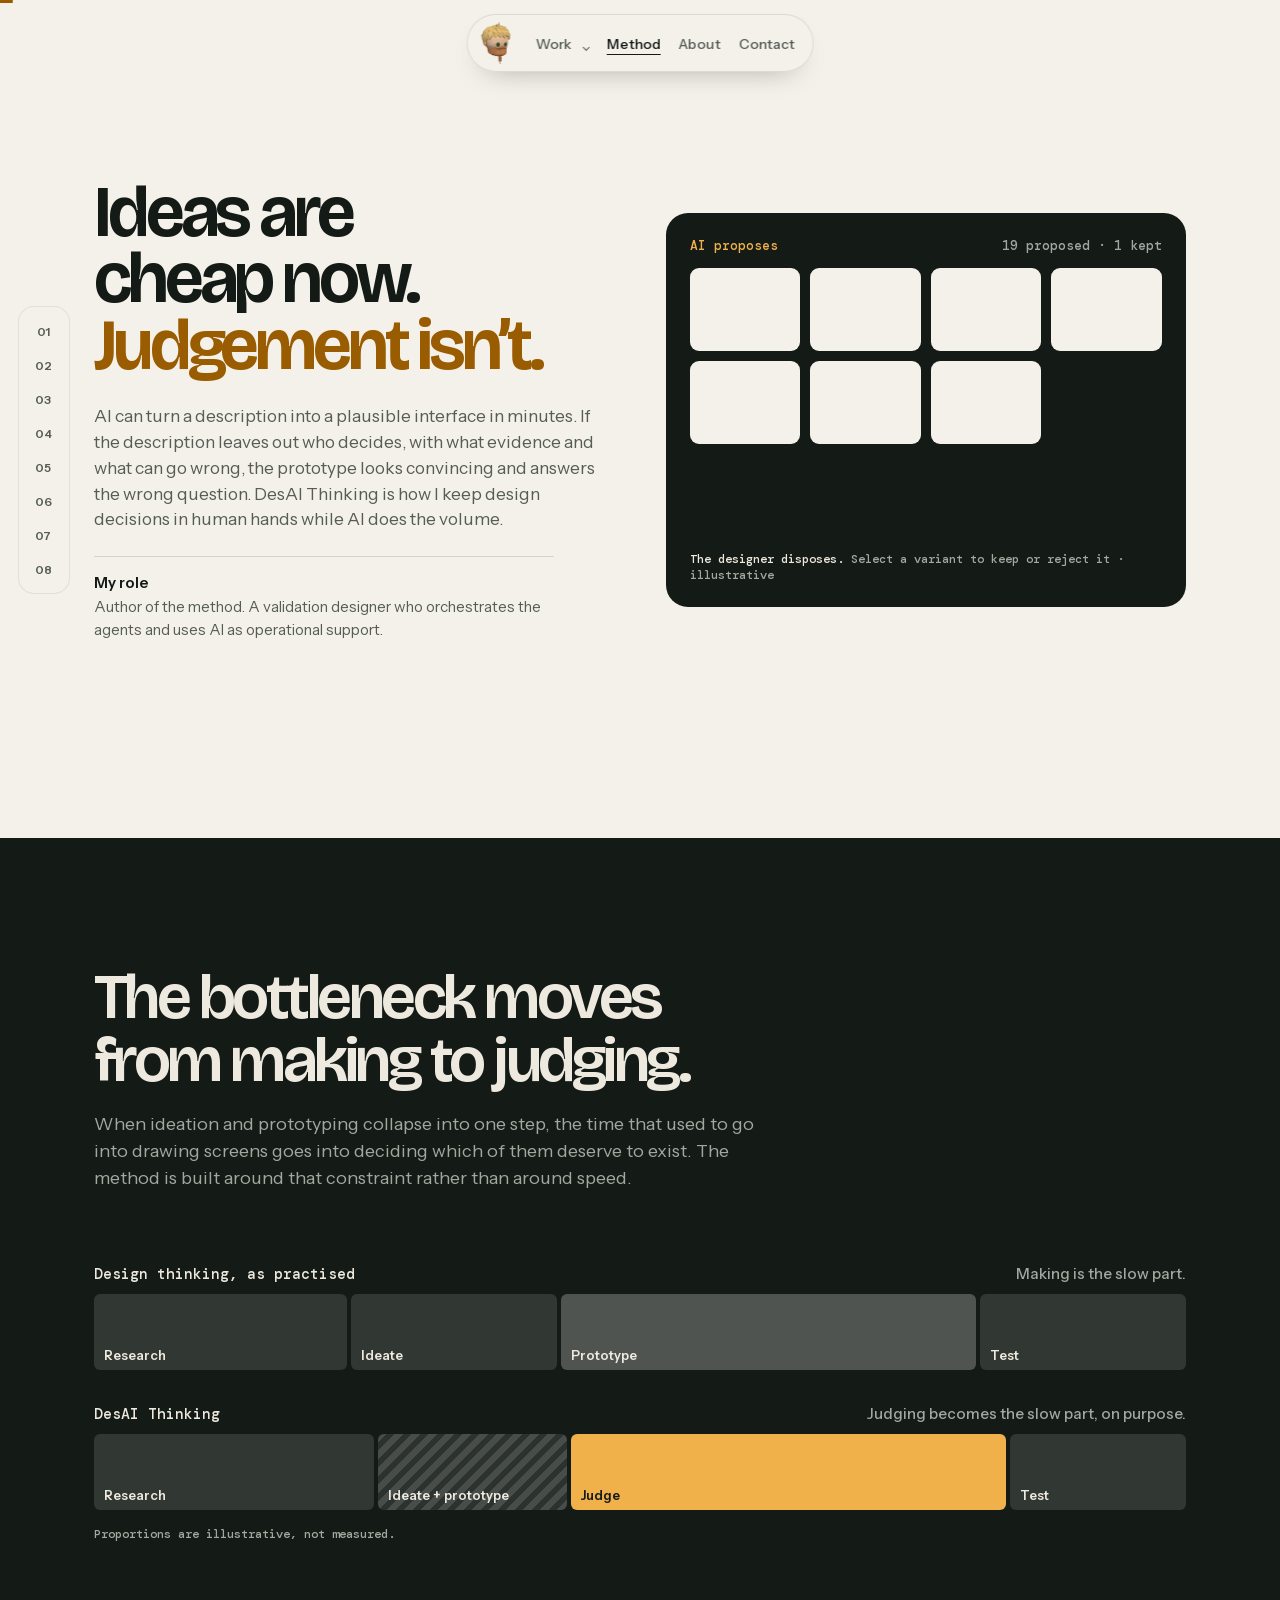
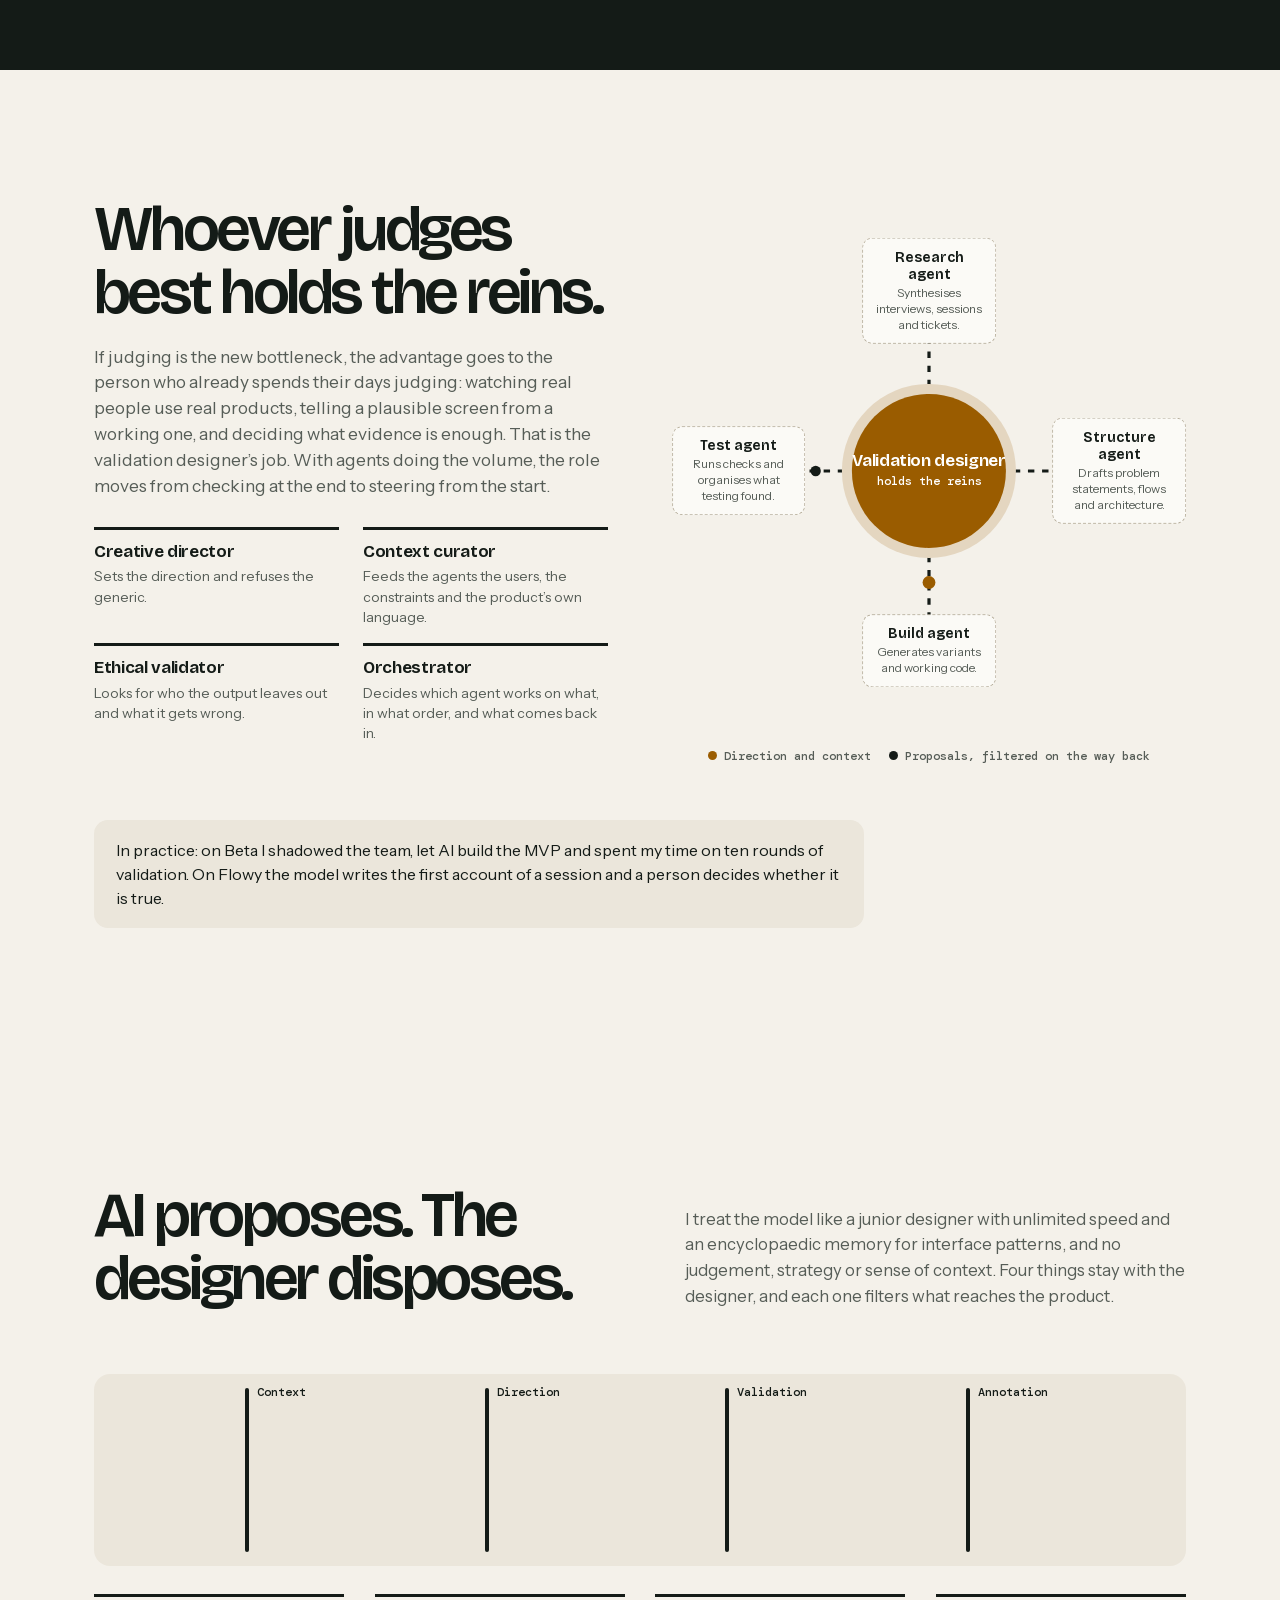
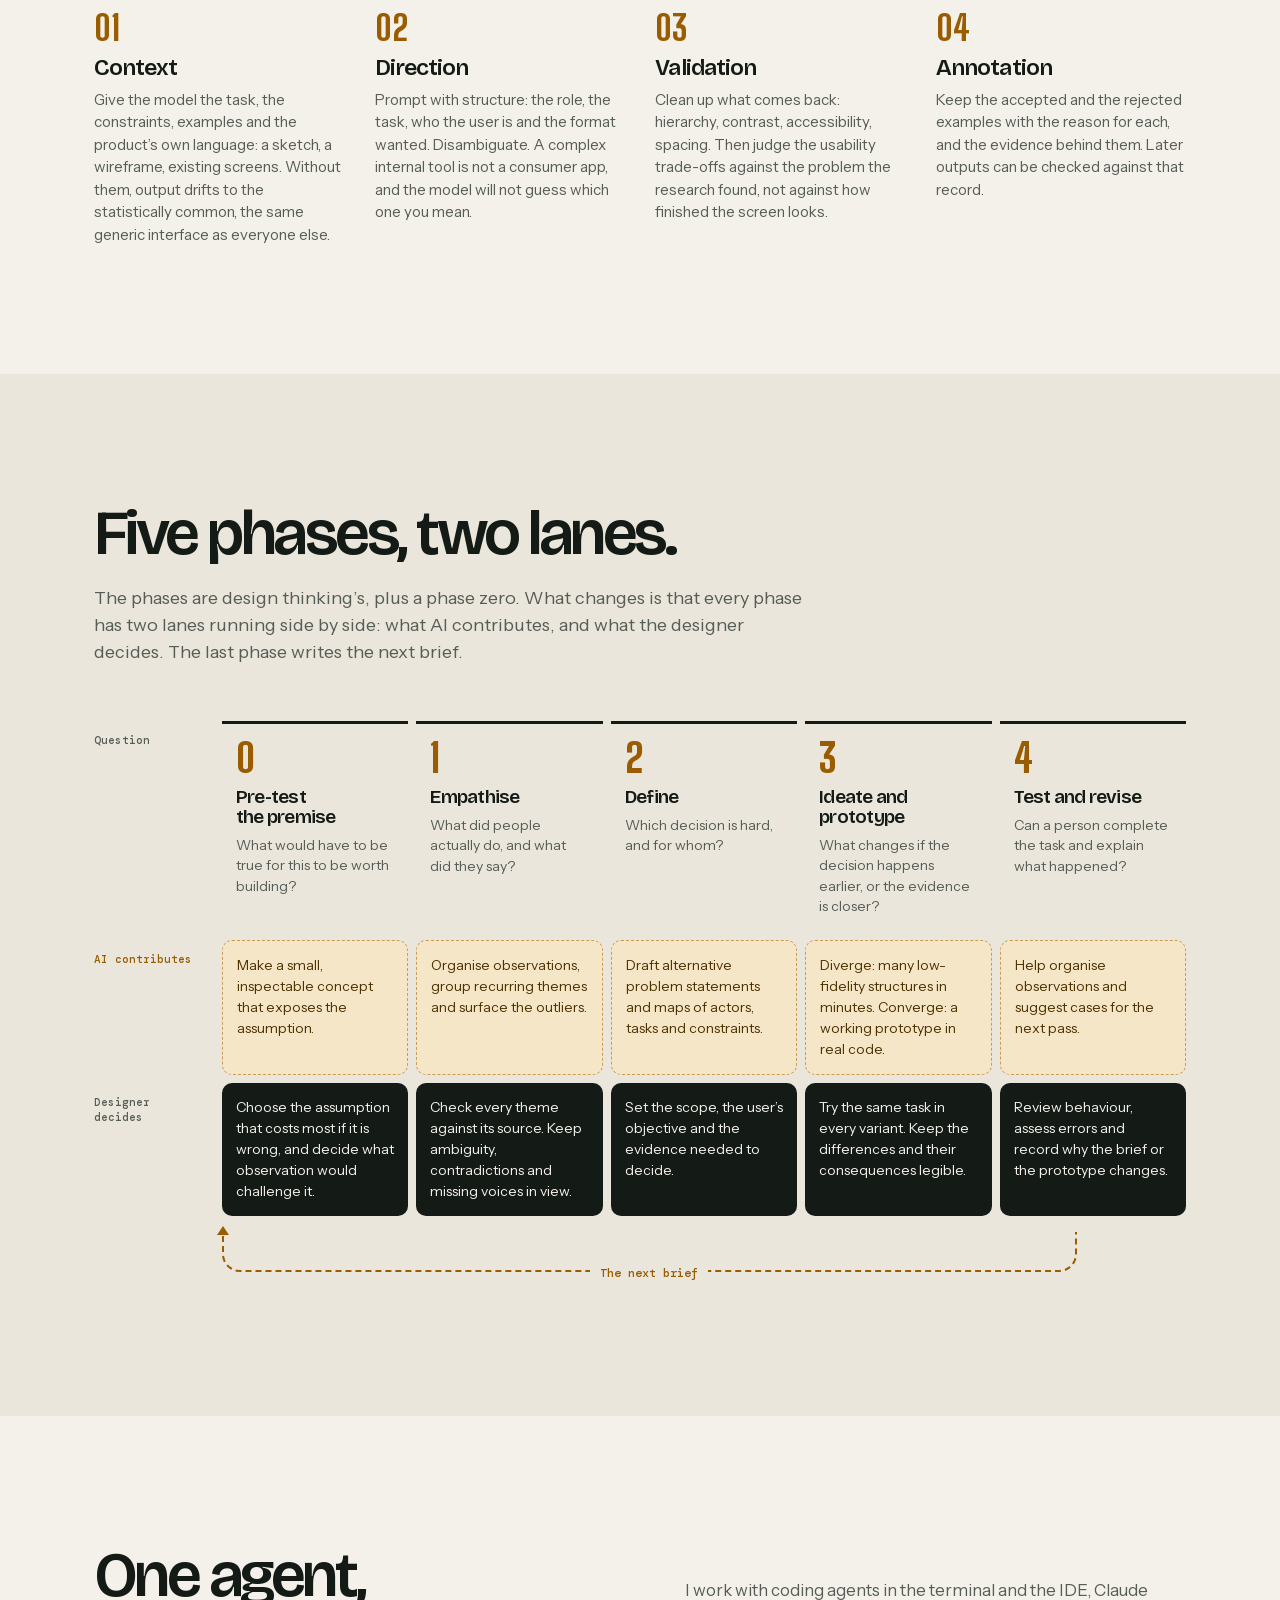
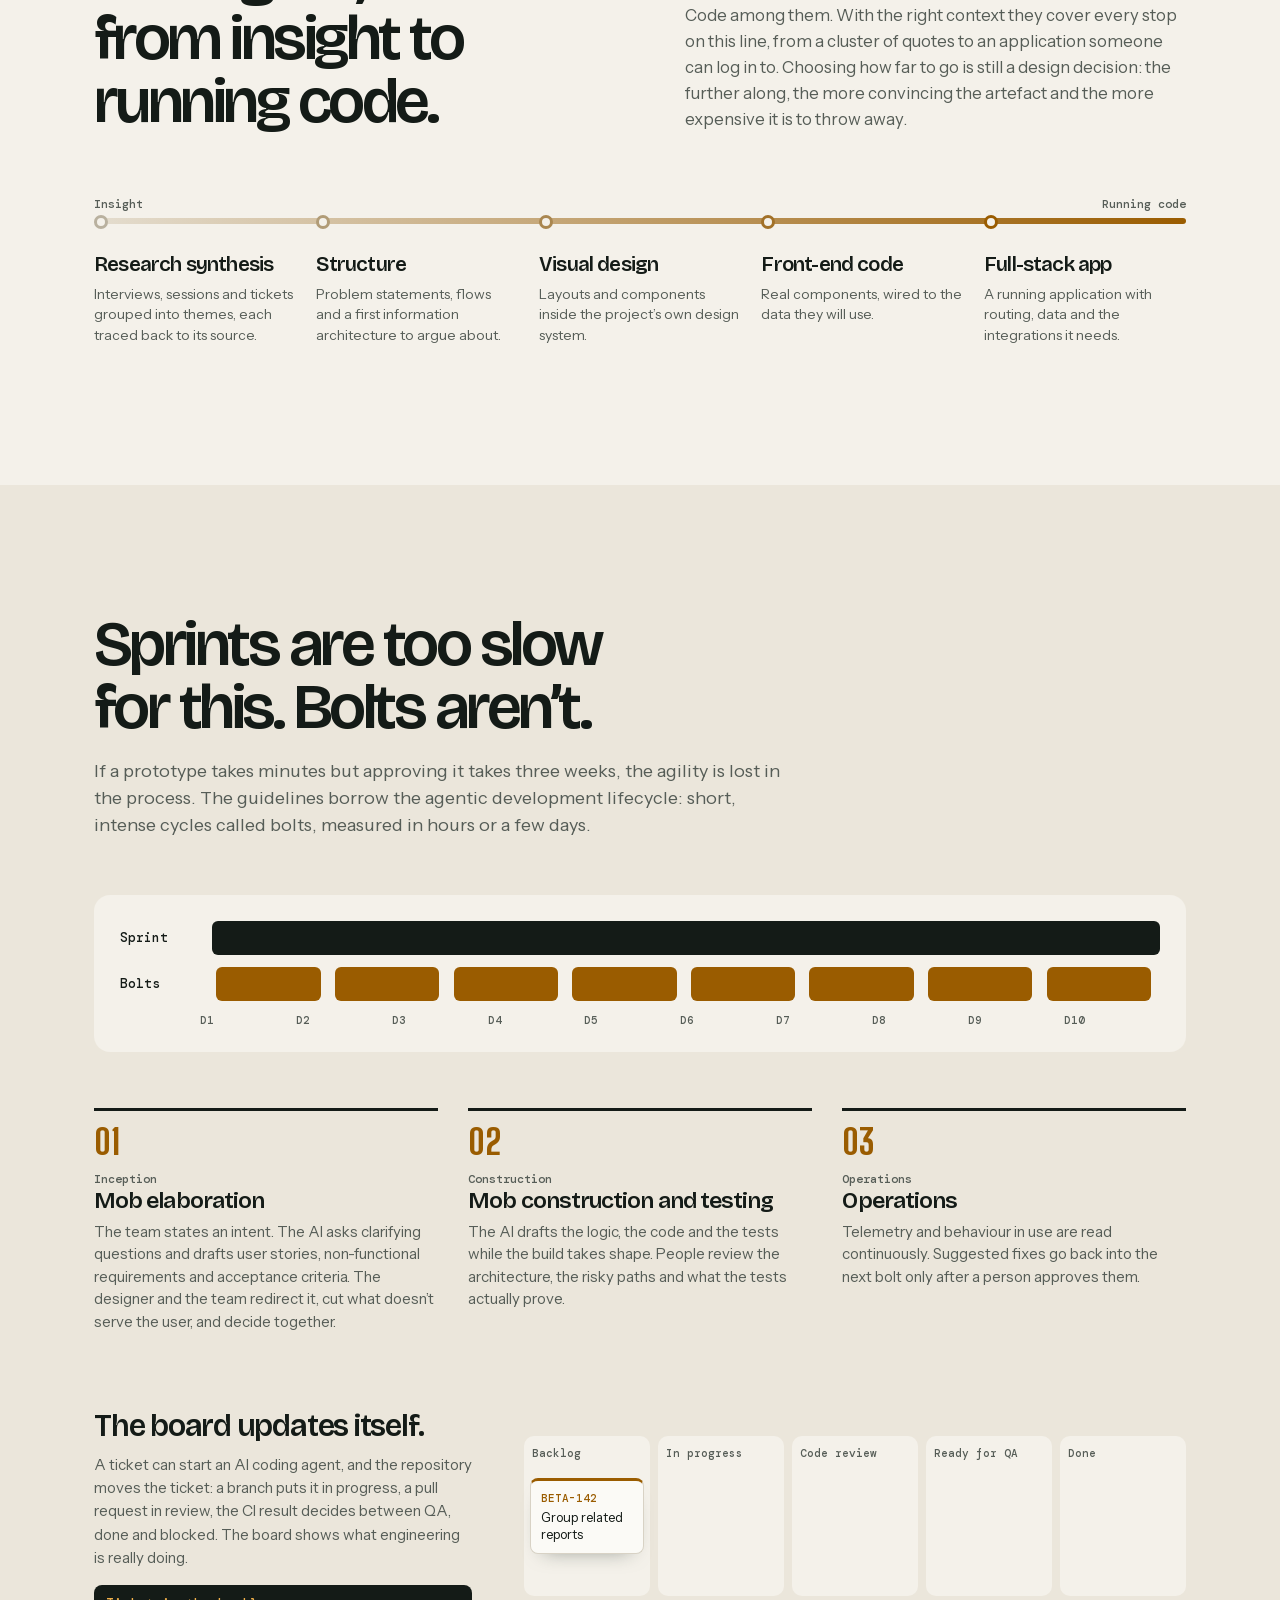
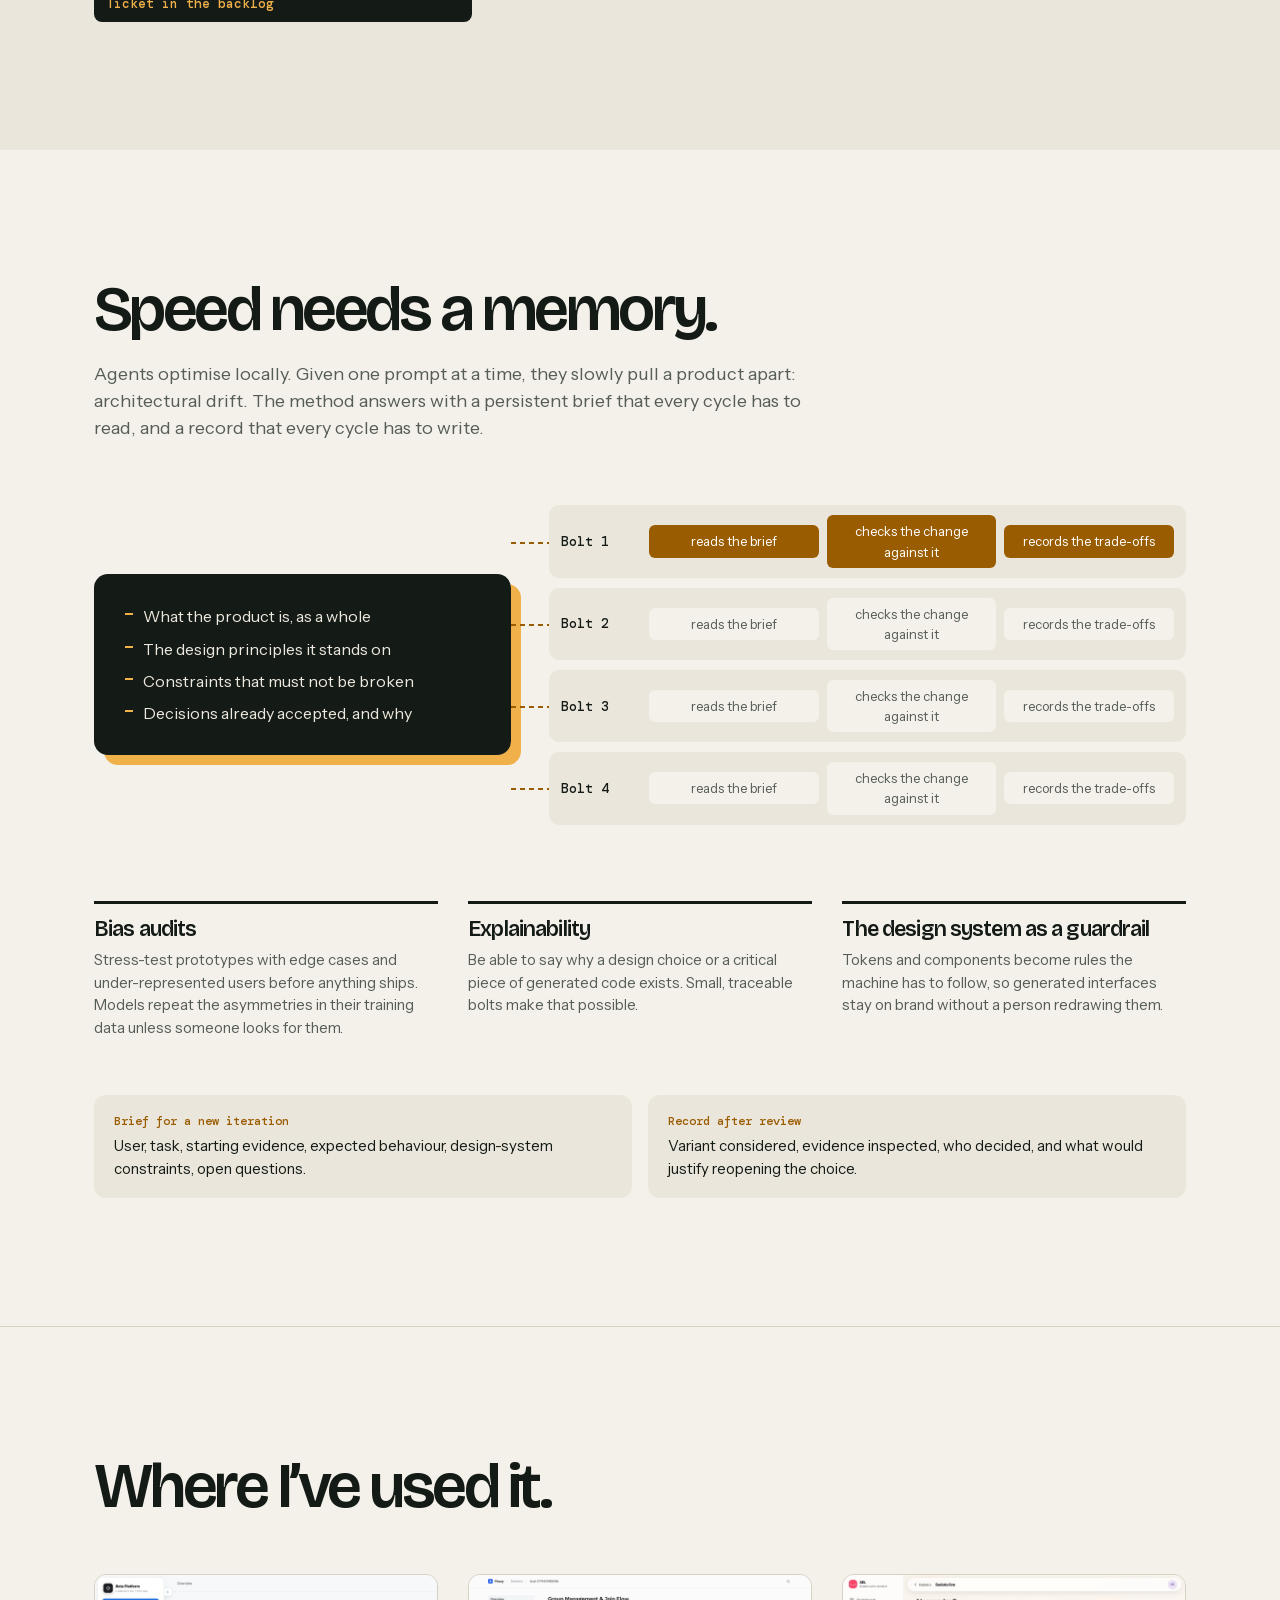
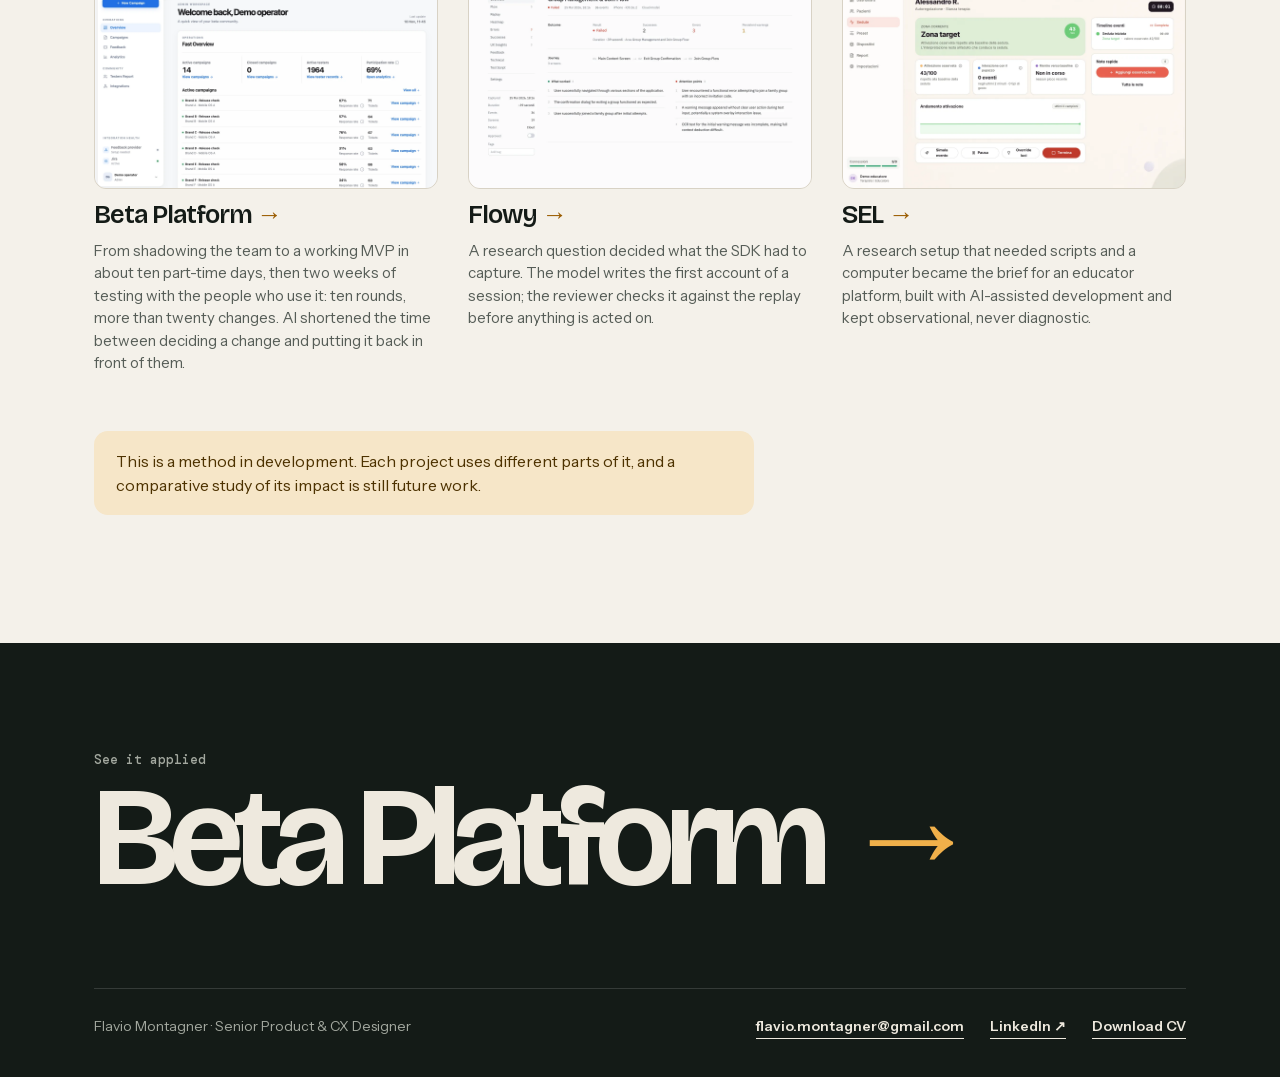
<file: method.html>
<!doctype html>
<html lang="en" data-type="software" data-motion>
<head>
  <meta charset="utf-8"><meta name="viewport" content="width=device-width,initial-scale=1">
  <title>DesAI Thinking · Flavio Montagner</title>
  <meta name="description" content="DesAI Thinking: a design method that lets AI do the volume while design decisions stay with people. Phases, the designer-in-the-loop model, tools, delivery in bolts and the guardrails that keep it honest."><meta name="theme-color" content="#f4f1ea">
  <meta name="page-type" content="software"><meta name="site-kind" content="software"><meta name="robots" content="noindex">
  <meta property="og:title" content="DesAI Thinking · Flavio Montagner"><meta property="og:description" content="DesAI Thinking: a design method that lets AI do the volume while design decisions stay with people. Phases, the designer-in-the-loop model, tools, delivery in bolts and the guardrails that keep it honest."><meta property="og:image" content="assets/flow-journey.webp">
  <link rel="icon" type="image/png" href="assets/fm-icon.png"><link rel="apple-touch-icon" href="assets/fm-apple-touch.png"><link rel="stylesheet" href="style.css"><link rel="stylesheet" href="assets/motion/motion.css"><link rel="stylesheet" href="beta-lab.css"><link rel="stylesheet" href="desai-lab.css">
  <script>document.documentElement.classList.add('m-enter');setTimeout(()=>document.documentElement.classList.add('m-enter-done'),700)</script>
  <script src="beta-lab.js" defer></script><script src="desai-lab.js" defer></script><script src="interactions.js" defer></script>
</head>
<body class="beta-lab desai-lab">
  <a class="skip" href="#main">Skip to content</a>
  <header class="nav lab-mast">
    <div class="lab-nav-bar">
      <a class="lab-mark" href="index.html" aria-label="Flavio Montagner, home"><img src="assets/fm-head.webp" alt="" width="40" height="40"></a>
      <nav class="lab-nav" aria-label="Site"><div class="lab-drop"><a class="lab-nav-link is-site" href="index.html#work" aria-haspopup="true">Work<i aria-hidden="true"></i></a><div class="lab-drop-panel" role="group" aria-label="Projects"><a href="beta.html">Beta Platform</a><a href="flowy.html">Flowy</a><a href="sel.html">SEL</a><a href="necrothing.html">Necrothing</a></div></div><a class="lab-nav-link is-site" aria-current="page" href="method.html">Method</a><a class="lab-nav-link is-site" href="index.html#about">About</a><a class="lab-nav-link is-site" href="index.html#contact">Contact</a></nav>
      <button class="lab-menu-toggle" type="button" data-menu-open aria-haspopup="dialog" aria-controls="lab-menu" aria-expanded="false" hidden>Menu</button>
    </div>
  </header>
  <nav class="lab-rail" aria-label="Page sections"><a class="lab-nav-link" href="#shift"><span aria-hidden="true">01</span>Shift</a><a class="lab-nav-link" href="#reins"><span aria-hidden="true">02</span>Reins</a><a class="lab-nav-link" href="#loop"><span aria-hidden="true">03</span>Loop</a><a class="lab-nav-link" href="#phases"><span aria-hidden="true">04</span>Phases</a><a class="lab-nav-link" href="#tools"><span aria-hidden="true">05</span>Tools</a><a class="lab-nav-link" href="#delivery"><span aria-hidden="true">06</span>Delivery</a><a class="lab-nav-link" href="#guardrails"><span aria-hidden="true">07</span>Guardrails</a><a class="lab-nav-link" href="#practice"><span aria-hidden="true">08</span>Practice</a></nav>
  <div class="lab-progress" aria-hidden="true"></div>
  <dialog id="lab-menu" aria-label="Menu">
    <div class="lab-menu-inner">
      <div class="lab-menu-bar"><a class="lab-menu-home" href="index.html" aria-label="Home"><svg viewBox="0 0 24 24" width="22" height="22" fill="none" stroke="currentColor" stroke-width="1.8" stroke-linecap="round" stroke-linejoin="round" aria-hidden="true"><path d="M3.5 10.5 12 3.5l8.5 7"/><path d="M5.5 9v10.5h4.5v-6h4v6h4.5V9"/></svg></a><button type="button" data-menu-close>Close</button></div>
      <details class="lab-menu-group lab-menu-context">
        <summary>On this page</summary>
        <nav class="lab-menu-items" aria-label="Page sections"><a class="lab-nav-link" href="#shift"><span aria-hidden="true">01</span>Shift</a><a class="lab-nav-link" href="#reins"><span aria-hidden="true">02</span>Reins</a><a class="lab-nav-link" href="#loop"><span aria-hidden="true">03</span>Loop</a><a class="lab-nav-link" href="#phases"><span aria-hidden="true">04</span>Phases</a><a class="lab-nav-link" href="#tools"><span aria-hidden="true">05</span>Tools</a><a class="lab-nav-link" href="#delivery"><span aria-hidden="true">06</span>Delivery</a><a class="lab-nav-link" href="#guardrails"><span aria-hidden="true">07</span>Guardrails</a><a class="lab-nav-link" href="#practice"><span aria-hidden="true">08</span>Practice</a></nav>
      </details>
      <nav class="lab-menu-nav" aria-label="Site"><details class="lab-menu-group">
        <summary>Work</summary>
        <div class="lab-menu-items"><a class="lab-nav-link is-site" href="index.html#work">All work</a><a class="lab-nav-link is-site" href="beta.html">Beta Platform</a><a class="lab-nav-link is-site" href="flowy.html">Flowy</a><a class="lab-nav-link is-site" href="sel.html">SEL</a><a class="lab-nav-link is-site" href="necrothing.html">Necrothing</a></div>
      </details><a class="lab-nav-link is-site" aria-current="page" href="method.html">Method</a><a class="lab-nav-link is-site" href="index.html#about">About</a><a class="lab-nav-link is-site" href="index.html#contact">Contact</a></nav>
    </div>
  </dialog>
  <a class="lab-top" href="#main" data-top aria-label="Back to top"><span aria-hidden="true">↑</span></a>
  <main id="main">
    <section id="overview" class="hero dz-hero" data-enter>
    <div class="wrap lab-shell dz-hero-grid">
      <div class="dz-hero-copy">
        <h1>Ideas are cheap now. <em>Judgement isn’t.</em></h1>
        <p class="dz-lede">AI can turn a description into a plausible interface in minutes. If the description leaves out who decides, with what evidence and what can go wrong, the prototype looks convincing and answers the wrong question. DesAI Thinking is how I keep design decisions in human hands while AI does the volume.</p>
        <p class="dz-role"><strong>My role</strong> Author of the method. A validation designer who orchestrates the agents and uses AI as operational support.</p>
      </div>
      <figure class="dz-gen" data-gen>
        <figcaption class="dz-gen-head"><span>AI proposes</span><span class="dz-gen-count" data-gen-count>0 proposed · 0 kept</span></figcaption>
        <div class="dz-gen-grid" data-gen-grid aria-hidden="true"></div>
        <p class="dz-gen-foot"><b>The designer disposes.</b> Select a variant to keep or reject it · illustrative</p>
      </figure>
    </div>
  </section><section id="shift" class="dz-shift"><div class="wrap lab-shell">
    <h2>The bottleneck moves from making to judging.</h2>
    <p class="dz-shift-lede">When ideation and prototyping collapse into one step, the time that used to go into drawing screens goes into deciding which of them deserve to exist. The method is built around that constraint rather than around speed.</p>
    <div class="dz-bars" data-bars><div class="dz-bar-row">
      <p class="dz-bar-name">Design thinking, as practised<span>Making is the slow part.</span></p>
      <div class="dz-bar"><span class="is-r" style="--w:20"><b>Research</b></span><span class="is-i" style="--w:16"><b>Ideate</b></span><span class="is-p" style="--w:34"><b>Prototype</b></span><span class="is-t" style="--w:16"><b>Test</b></span></div>
    </div><div class="dz-bar-row">
      <p class="dz-bar-name">DesAI Thinking<span>Judging becomes the slow part, on purpose.</span></p>
      <div class="dz-bar"><span class="is-r" style="--w:20"><b>Research</b></span><span class="is-ip" style="--w:13"><b>Ideate + prototype</b></span><span class="is-j" style="--w:32"><b>Judge</b></span><span class="is-t" style="--w:12"><b>Test</b></span></div>
    </div></div>
    <p class="dz-note">Proportions are illustrative, not measured.</p>
  </div></section><section id="reins" class="dz-reins"><div class="wrap lab-shell">
    <div class="dz-reins-grid">
      <div>
        <h2>Whoever judges best holds the reins.</h2>
        <p class="dz-reins-lede">If judging is the new bottleneck, the advantage goes to the person who already spends their days judging: watching real people use real products, telling a plausible screen from a working one, and deciding what evidence is enough. That is the validation designer’s job. With agents doing the volume, the role moves from checking at the end to steering from the start.</p>
        <dl class="dz-roles"><div><dt>Creative director</dt><dd>Sets the direction and refuses the generic.</dd></div><div><dt>Context curator</dt><dd>Feeds the agents the users, the constraints and the product’s own language.</dd></div><div><dt>Ethical validator</dt><dd>Looks for who the output leaves out and what it gets wrong.</dd></div><div><dt>Orchestrator</dt><dd>Decides which agent works on what, in what order, and what comes back in.</dd></div></dl>
      </div>
      <div class="dz-conductor" data-conductor aria-label="Diagram: the validation designer at the centre directs four AI agents; their output comes back through the designer before it reaches the product.">
        <svg viewBox="0 0 400 400" aria-hidden="true">
          <line class="dz-rein" x1="200" y1="200" x2="200" y2="60"/><circle class="dz-pulse is-out" data-pulse="0" r="5" cx="200" cy="200"/><circle class="dz-pulse is-in" data-pulse-in="0" r="4" cx="200" cy="60"/><line class="dz-rein" x1="200" y1="200" x2="340" y2="200"/><circle class="dz-pulse is-out" data-pulse="1" r="5" cx="200" cy="200"/><circle class="dz-pulse is-in" data-pulse-in="1" r="4" cx="340" cy="200"/><line class="dz-rein" x1="200" y1="200" x2="200" y2="340"/><circle class="dz-pulse is-out" data-pulse="2" r="5" cx="200" cy="200"/><circle class="dz-pulse is-in" data-pulse-in="2" r="4" cx="200" cy="340"/><line class="dz-rein" x1="200" y1="200" x2="60" y2="200"/><circle class="dz-pulse is-out" data-pulse="3" r="5" cx="200" cy="200"/><circle class="dz-pulse is-in" data-pulse-in="3" r="4" cx="60" cy="200"/>
        </svg>
        <span class="dz-centre"><b>Validation designer</b>holds the reins</span>
        <span class="dz-agent a0"><b>Research agent</b>Synthesises interviews, sessions and tickets.</span><span class="dz-agent a1"><b>Structure agent</b>Drafts problem statements, flows and architecture.</span><span class="dz-agent a2"><b>Build agent</b>Generates variants and working code.</span><span class="dz-agent a3"><b>Test agent</b>Runs checks and organises what testing found.</span>
        <p class="dz-conductor-key"><span class="k-out">Direction and context</span><span class="k-in">Proposals, filtered on the way back</span></p>
      </div>
    </div>
    <p class="dz-reins-proof">In practice: on Beta I shadowed the team, let AI build the MVP and spent my time on ten rounds of validation. On Flowy the model writes the first account of a session and a person decides whether it is true.</p>
  </div></section><section id="loop" class="dz-loop"><div class="wrap lab-shell">
    <div class="dz-split">
      <h2>AI proposes. The designer disposes.</h2>
      <p>I treat the model like a junior designer with unlimited speed and an encyclopaedic memory for interface patterns, and no judgement, strategy or sense of context. Four things stay with the designer, and each one filters what reaches the product.</p>
    </div>
    <div class="dz-pipe" data-pipe aria-hidden="true"><canvas data-pipe-canvas></canvas>
      <span class="dz-gate" style="--g:0"><i></i><b>Context</b></span><span class="dz-gate" style="--g:1"><i></i><b>Direction</b></span><span class="dz-gate" style="--g:2"><i></i><b>Validation</b></span><span class="dz-gate" style="--g:3"><i></i><b>Annotation</b></span>
    </div>
    <ol class="dz-gates"><li><span>01</span><h3>Context</h3><p>Give the model the task, the constraints, examples and the product’s own language: a sketch, a wireframe, existing screens. Without them, output drifts to the statistically common, the same generic interface as everyone else.</p></li><li><span>02</span><h3>Direction</h3><p>Prompt with structure: the role, the task, who the user is and the format wanted. Disambiguate. A complex internal tool is not a consumer app, and the model will not guess which one you mean.</p></li><li><span>03</span><h3>Validation</h3><p>Clean up what comes back: hierarchy, contrast, accessibility, spacing. Then judge the usability trade-offs against the problem the research found, not against how finished the screen looks.</p></li><li><span>04</span><h3>Annotation</h3><p>Keep the accepted and the rejected examples with the reason for each, and the evidence behind them. Later outputs can be checked against that record.</p></li></ol>
  </div></section><section id="phases" class="dz-phases"><div class="wrap lab-shell">
    <h2>Five phases, two lanes.</h2>
    <p class="dz-phases-lede">The phases are design thinking’s, plus a phase zero. What changes is that every phase has two lanes running side by side: what AI contributes, and what the designer decides. The last phase writes the next brief.</p>
    <div class="dz-score-scroll"><div class="dz-score" data-score>
      <p class="dz-lane-label is-q">Question</p>
      <div class="dz-col-head" data-col="0"><span>0</span><h3>Pre-test the premise</h3><p>What would have to be true for this to be worth building?</p></div><div class="dz-col-head" data-col="1"><span>1</span><h3>Empathise</h3><p>What did people actually do, and what did they say?</p></div><div class="dz-col-head" data-col="2"><span>2</span><h3>Define</h3><p>Which decision is hard, and for whom?</p></div><div class="dz-col-head" data-col="3"><span>3</span><h3>Ideate and prototype</h3><p>What changes if the decision happens earlier, or the evidence is closer?</p></div><div class="dz-col-head" data-col="4"><span>4</span><h3>Test and revise</h3><p>Can a person complete the task and explain what happened?</p></div>
      <p class="dz-lane-label is-ai">AI contributes</p>
      <div class="dz-cell is-ai" data-col="0">Make a small, inspectable concept that exposes the assumption.</div><div class="dz-cell is-ai" data-col="1">Organise observations, group recurring themes and surface the outliers.</div><div class="dz-cell is-ai" data-col="2">Draft alternative problem statements and maps of actors, tasks and constraints.</div><div class="dz-cell is-ai" data-col="3">Diverge: many low-fidelity structures in minutes. Converge: a working prototype in real code.</div><div class="dz-cell is-ai" data-col="4">Help organise observations and suggest cases for the next pass.</div>
      <p class="dz-lane-label is-hu">Designer decides</p>
      <div class="dz-cell is-hu" data-col="0">Choose the assumption that costs most if it is wrong, and decide what observation would challenge it.</div><div class="dz-cell is-hu" data-col="1">Check every theme against its source. Keep ambiguity, contradictions and missing voices in view.</div><div class="dz-cell is-hu" data-col="2">Set the scope, the user’s objective and the evidence needed to decide.</div><div class="dz-cell is-hu" data-col="3">Try the same task in every variant. Keep the differences and their consequences legible.</div><div class="dz-cell is-hu" data-col="4">Review behaviour, assess errors and record why the brief or the prototype changes.</div>
      <div class="dz-return" aria-hidden="true"><span>The next brief</span></div>
    </div></div>
  </div></section><section id="tools" class="dz-tools"><div class="wrap lab-shell">
    <div class="dz-split">
      <h2>One agent, from insight to running code.</h2>
      <p>I work with coding agents in the terminal and the IDE, Claude Code among them. With the right context they cover every stop on this line, from a cluster of quotes to an application someone can log in to. Choosing how far to go is still a design decision: the further along, the more convincing the artefact and the more expensive it is to throw away.</p>
    </div>
    <div class="dz-axis" data-axis>
      <div class="dz-axis-line" aria-hidden="true"><span>Insight</span><span>Running code</span></div>
      <ol><li style="--i:0"><i aria-hidden="true"></i><h3>Research synthesis</h3><p>Interviews, sessions and tickets grouped into themes, each traced back to its source.</p></li><li style="--i:1"><i aria-hidden="true"></i><h3>Structure</h3><p>Problem statements, flows and a first information architecture to argue about.</p></li><li style="--i:2"><i aria-hidden="true"></i><h3>Visual design</h3><p>Layouts and components inside the project’s own design system.</p></li><li style="--i:3"><i aria-hidden="true"></i><h3>Front-end code</h3><p>Real components, wired to the data they will use.</p></li><li style="--i:4"><i aria-hidden="true"></i><h3>Full-stack app</h3><p>A running application with routing, data and the integrations it needs.</p></li></ol>
    </div>
  </div></section><section id="delivery" class="dz-delivery"><div class="wrap lab-shell">
    <h2>Sprints are too slow for this. Bolts aren’t.</h2>
    <p class="dz-delivery-lede">If a prototype takes minutes but approving it takes three weeks, the agility is lost in the process. The guidelines borrow the agentic development lifecycle: short, intense cycles called bolts, measured in hours or a few days.</p>
    <div class="dz-cal" data-cal aria-label="Illustration: one two-week sprint compared with a series of bolts over the same days.">
      <p class="dz-cal-row"><b>Sprint</b><span class="dz-cal-track"><i class="is-sprint"></i></span></p>
      <p class="dz-cal-row"><b>Bolts</b><span class="dz-cal-track"><i class="is-bolt" style="--i:0"></i><i class="is-bolt" style="--i:1"></i><i class="is-bolt" style="--i:2"></i><i class="is-bolt" style="--i:3"></i><i class="is-bolt" style="--i:4"></i><i class="is-bolt" style="--i:5"></i><i class="is-bolt" style="--i:6"></i><i class="is-bolt" style="--i:7"></i></span></p>
      <p class="dz-cal-days" aria-hidden="true"><span>D1</span><span>D2</span><span>D3</span><span>D4</span><span>D5</span><span>D6</span><span>D7</span><span>D8</span><span>D9</span><span>D10</span></p>
    </div>
    <ol class="dz-moments"><li><span>01</span><p class="dz-moment-phase">Inception</p><h3>Mob elaboration</h3><p>The team states an intent. The AI asks clarifying questions and drafts user stories, non-functional requirements and acceptance criteria. The designer and the team redirect it, cut what doesn’t serve the user, and decide together.</p></li><li><span>02</span><p class="dz-moment-phase">Construction</p><h3>Mob construction and testing</h3><p>The AI drafts the logic, the code and the tests while the build takes shape. People review the architecture, the risky paths and what the tests actually prove.</p></li><li><span>03</span><p class="dz-moment-phase">Operations</p><h3>Operations</h3><p>Telemetry and behaviour in use are read continuously. Suggested fixes go back into the next bolt only after a person approves them.</p></li></ol>
    <div class="dz-sync" data-sync>
      <div class="dz-sync-copy">
        <h3>The board updates itself.</h3>
        <p>A ticket can start an AI coding agent, and the repository moves the ticket: a branch puts it in progress, a pull request in review, the CI result decides between QA, done and blocked. The board shows what engineering is really doing.</p>
        <p class="dz-sync-event" data-sync-event aria-live="polite">git checkout -b feature/…</p>
      </div>
      <div class="dz-board" aria-hidden="true"><div class="dz-board-col"><p>Backlog</p></div><div class="dz-board-col"><p>In progress</p></div><div class="dz-board-col"><p>Code review</p></div><div class="dz-board-col"><p>Ready for QA</p></div><div class="dz-board-col"><p>Done</p></div><span class="dz-ticket" data-ticket><b>BETA-142</b>Group related reports</span></div>
    </div>
  </div></section><section id="guardrails" class="dz-guard"><div class="wrap lab-shell">
    <h2>Speed needs a memory.</h2>
    <p class="dz-guard-lede">Agents optimise locally. Given one prompt at a time, they slowly pull a product apart: architectural drift. The method answers with a persistent brief that every cycle has to read, and a record that every cycle has to write.</p>
    <div class="dz-vision" data-vision>
      <div class="dz-vision-doc">
        <ul><li>What the product is, as a whole</li><li>The design principles it stands on</li><li>Constraints that must not be broken</li><li>Decisions already accepted, and why</li></ul>
      </div>
      <ol class="dz-bolts"><li style="--i:0"><b>Bolt 1</b><span>reads the brief</span><span>checks the change against it</span><span>records the trade-offs</span></li><li style="--i:1"><b>Bolt 2</b><span>reads the brief</span><span>checks the change against it</span><span>records the trade-offs</span></li><li style="--i:2"><b>Bolt 3</b><span>reads the brief</span><span>checks the change against it</span><span>records the trade-offs</span></li><li style="--i:3"><b>Bolt 4</b><span>reads the brief</span><span>checks the change against it</span><span>records the trade-offs</span></li></ol>
    </div>
    <div class="dz-checks">
      <section><h3>Bias audits</h3><p>Stress-test prototypes with edge cases and under-represented users before anything ships. Models repeat the asymmetries in their training data unless someone looks for them.</p></section>
      <section><h3>Explainability</h3><p>Be able to say why a design choice or a critical piece of generated code exists. Small, traceable bolts make that possible.</p></section>
      <section><h3>The design system as a guardrail</h3><p>Tokens and components become rules the machine has to follow, so generated interfaces stay on brand without a person redrawing them.</p></section>
    </div>
    <dl class="dz-record">
      <div><dt>Brief for a new iteration</dt><dd>User, task, starting evidence, expected behaviour, design-system constraints, open questions.</dd></div>
      <div><dt>Record after review</dt><dd>Variant considered, evidence inspected, who decided, and what would justify reopening the choice.</dd></div>
    </dl>
  </div></section><section id="practice" class="dz-practice"><div class="wrap lab-shell">
    <h2>Where I’ve used it.</h2>
    <div class="dz-cases"><a class="dz-case" href="beta.html">
      <span class="dz-case-shot"><img src="assets/bp-overview.webp" alt="" loading="lazy" decoding="async"></span>
      <h3>Beta Platform <i aria-hidden="true">→</i></h3><p>From shadowing the team to a working MVP in about ten part-time days, then two weeks of testing with the people who use it: ten rounds, more than twenty changes. AI shortened the time between deciding a change and putting it back in front of them.</p>
    </a><a class="dz-case" href="flowy.html">
      <span class="dz-case-shot"><img src="assets/flowy-lab-overview.webp" alt="" loading="lazy" decoding="async"></span>
      <h3>Flowy <i aria-hidden="true">→</i></h3><p>A research question decided what the SDK had to capture. The model writes the first account of a session; the reviewer checks it against the replay before anything is acted on.</p>
    </a><a class="dz-case" href="sel.html">
      <span class="dz-case-shot"><img src="assets/sel-lab-live.webp" alt="" loading="lazy" decoding="async"></span>
      <h3>SEL <i aria-hidden="true">→</i></h3><p>A research setup that needed scripts and a computer became the brief for an educator platform, built with AI-assisted development and kept observational, never diagnostic.</p>
    </a></div>
    <p class="dz-honest">This is a method in development. Each project uses different parts of it, and a comparative study of its impact is still future work.</p>
  </div></section>
  </main>
  <footer class="lab-footer"><div class="wrap lab-shell">
    <a class="lab-next" href="beta.html"><span>See it applied</span><strong>Beta Platform <i aria-hidden="true">→</i></strong></a>
    <div class="lab-footer-meta">
      <p>Flavio Montagner · Senior Product &amp; CX Designer</p>
      <a class="lab-link" href="mailto:flavio.montagner@gmail.com">flavio.montagner@gmail.com</a>
      <a class="lab-link" href="https://www.linkedin.com/in/flavio-montagner/" rel="noopener">LinkedIn ↗</a>
      <a class="lab-link" href="assets/flavio-montagner-cv.pdf" download>Download CV</a>
    </div>
  </div></footer>
  <dialog id="image-view" aria-label="Enlarged project image"><div class="viewer-controls"><button type="button" data-close aria-label="Close"><span aria-hidden="true">×</span></button></div><div class="image-scroll"><img alt=""></div><p class="image-label"></p></dialog>
</body></html>
</file>
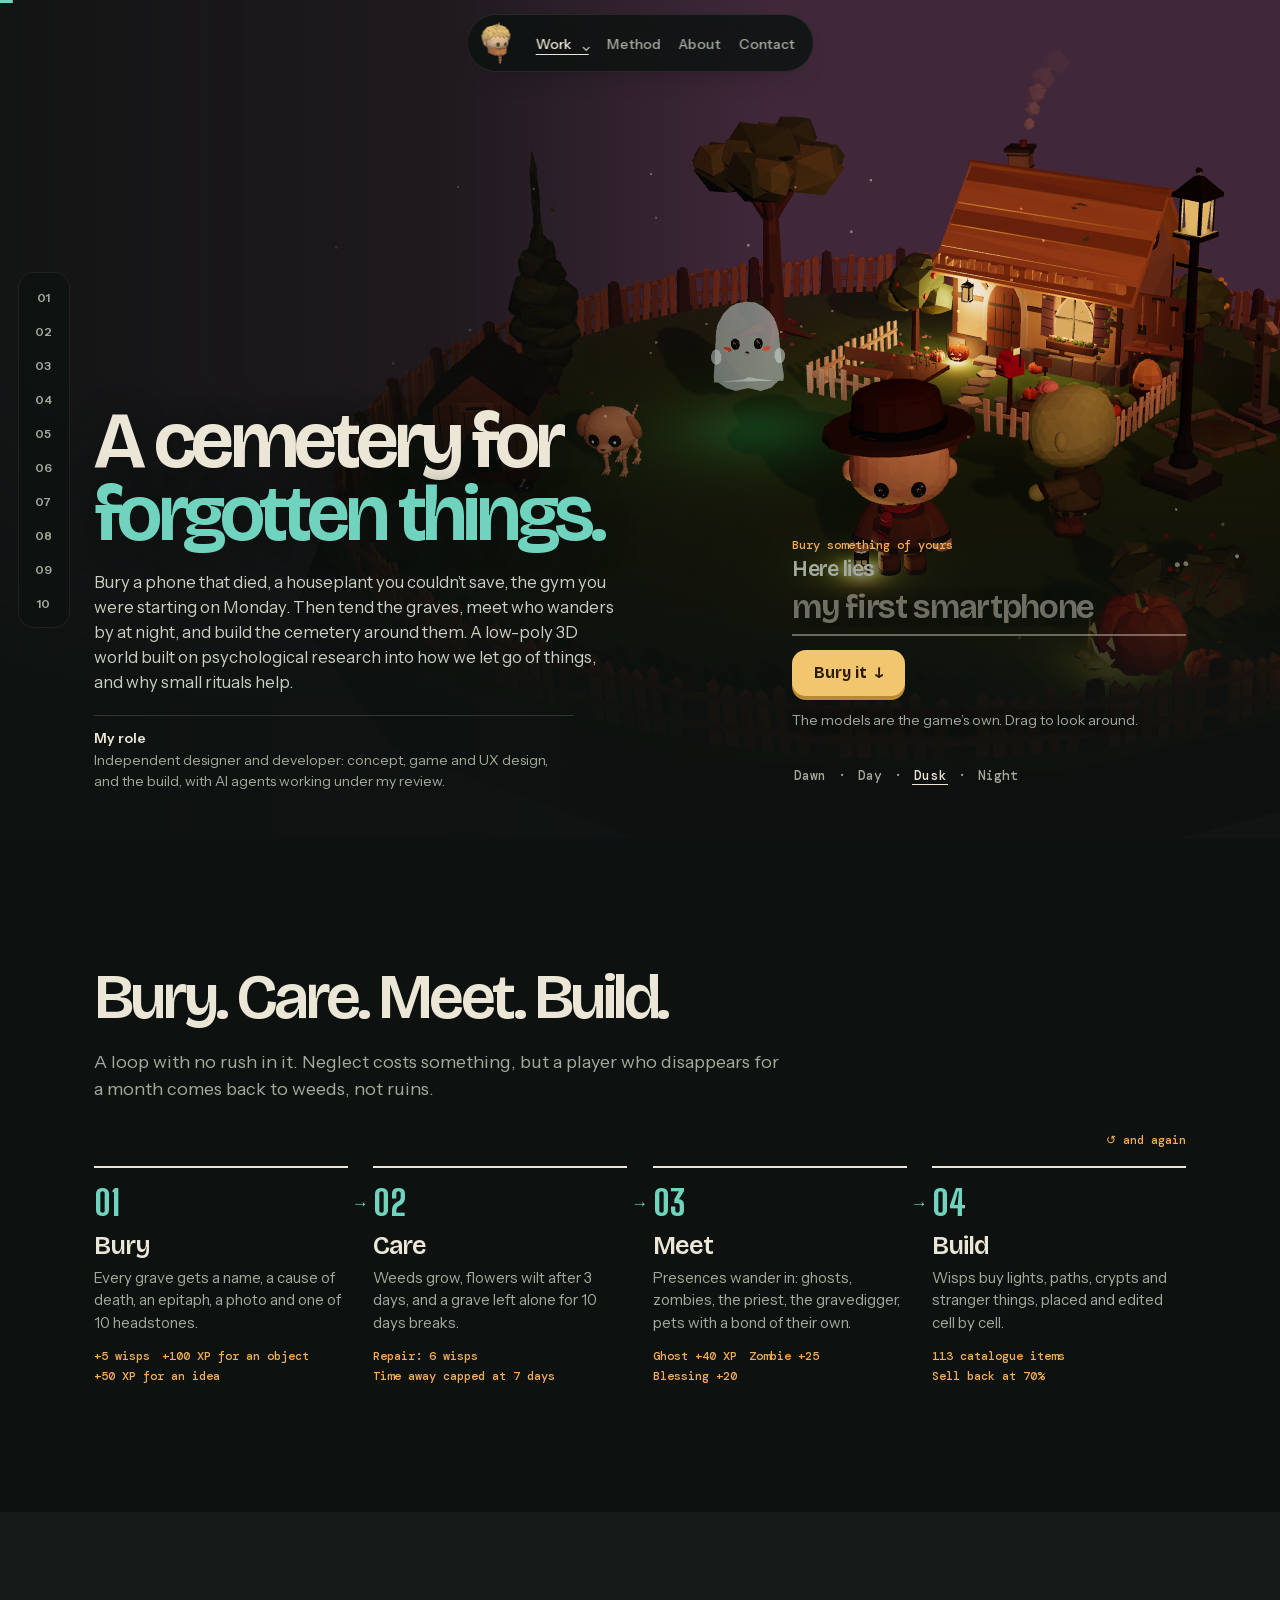
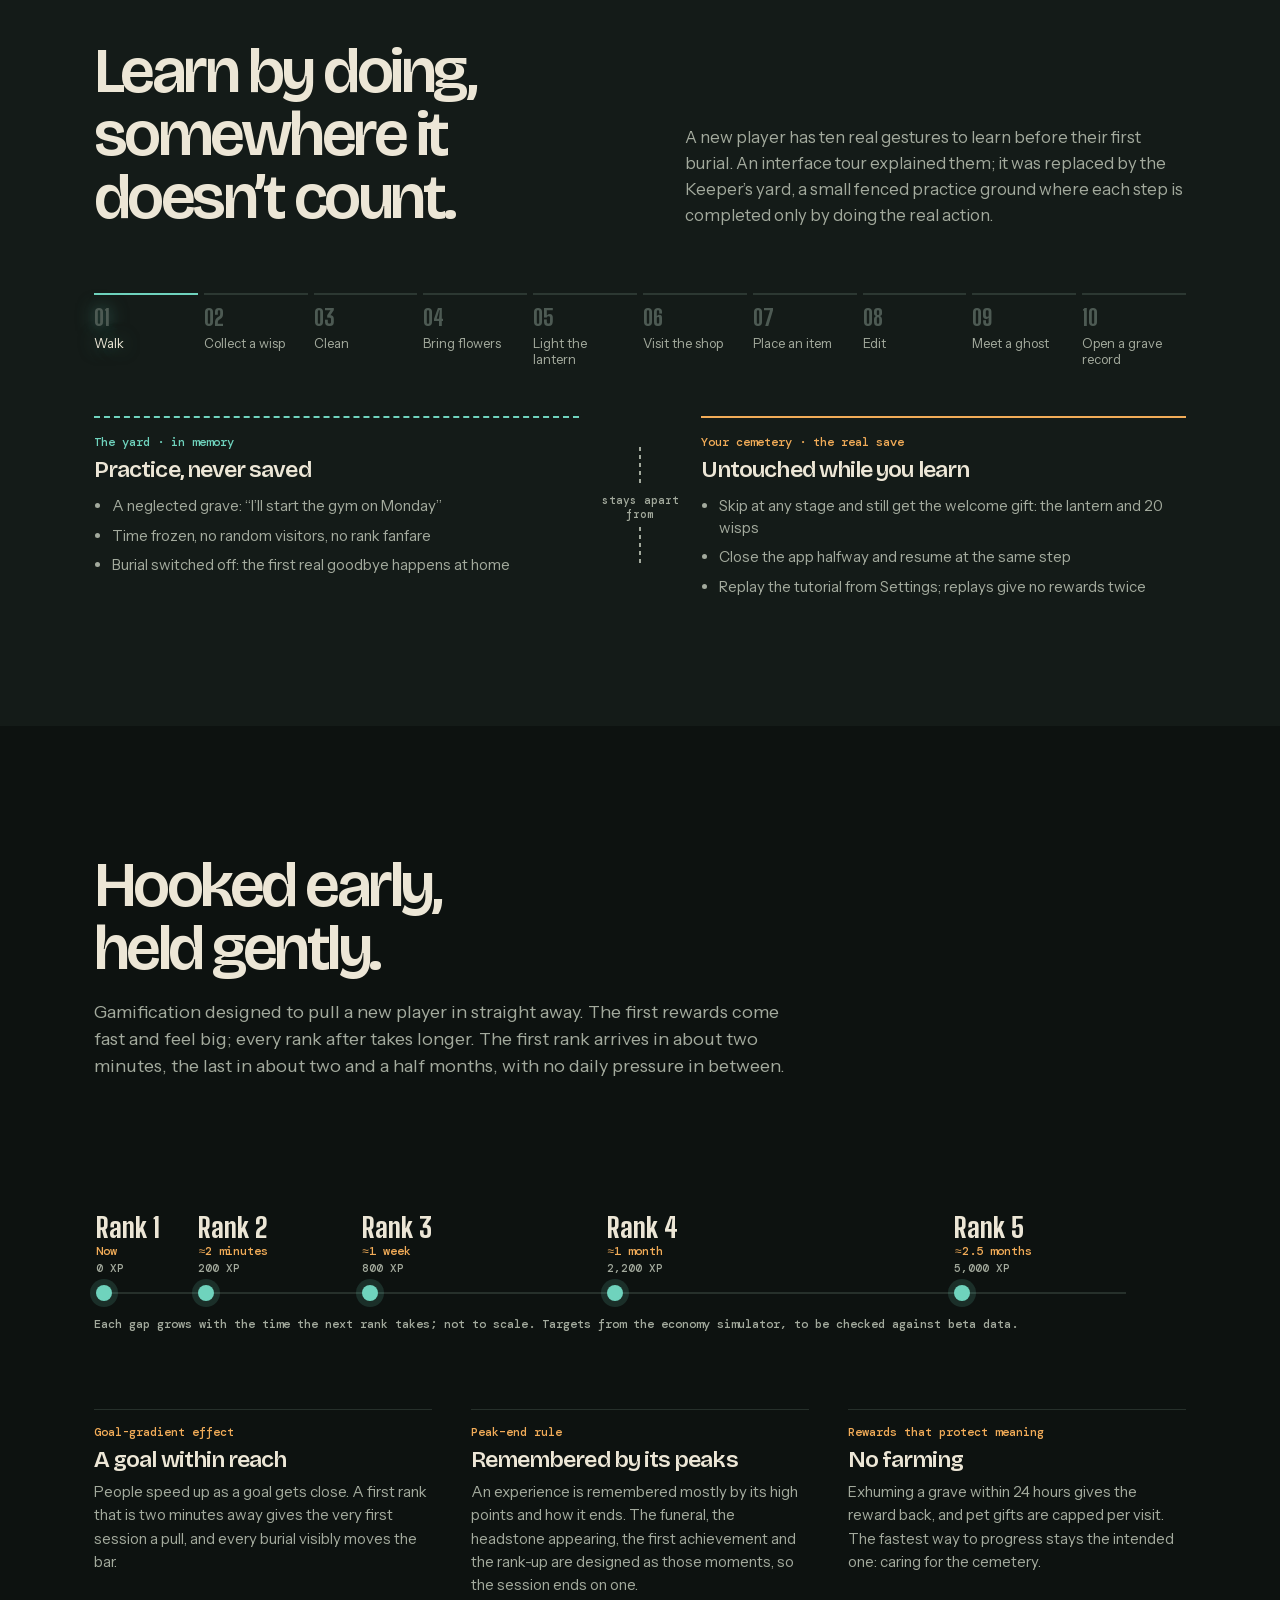
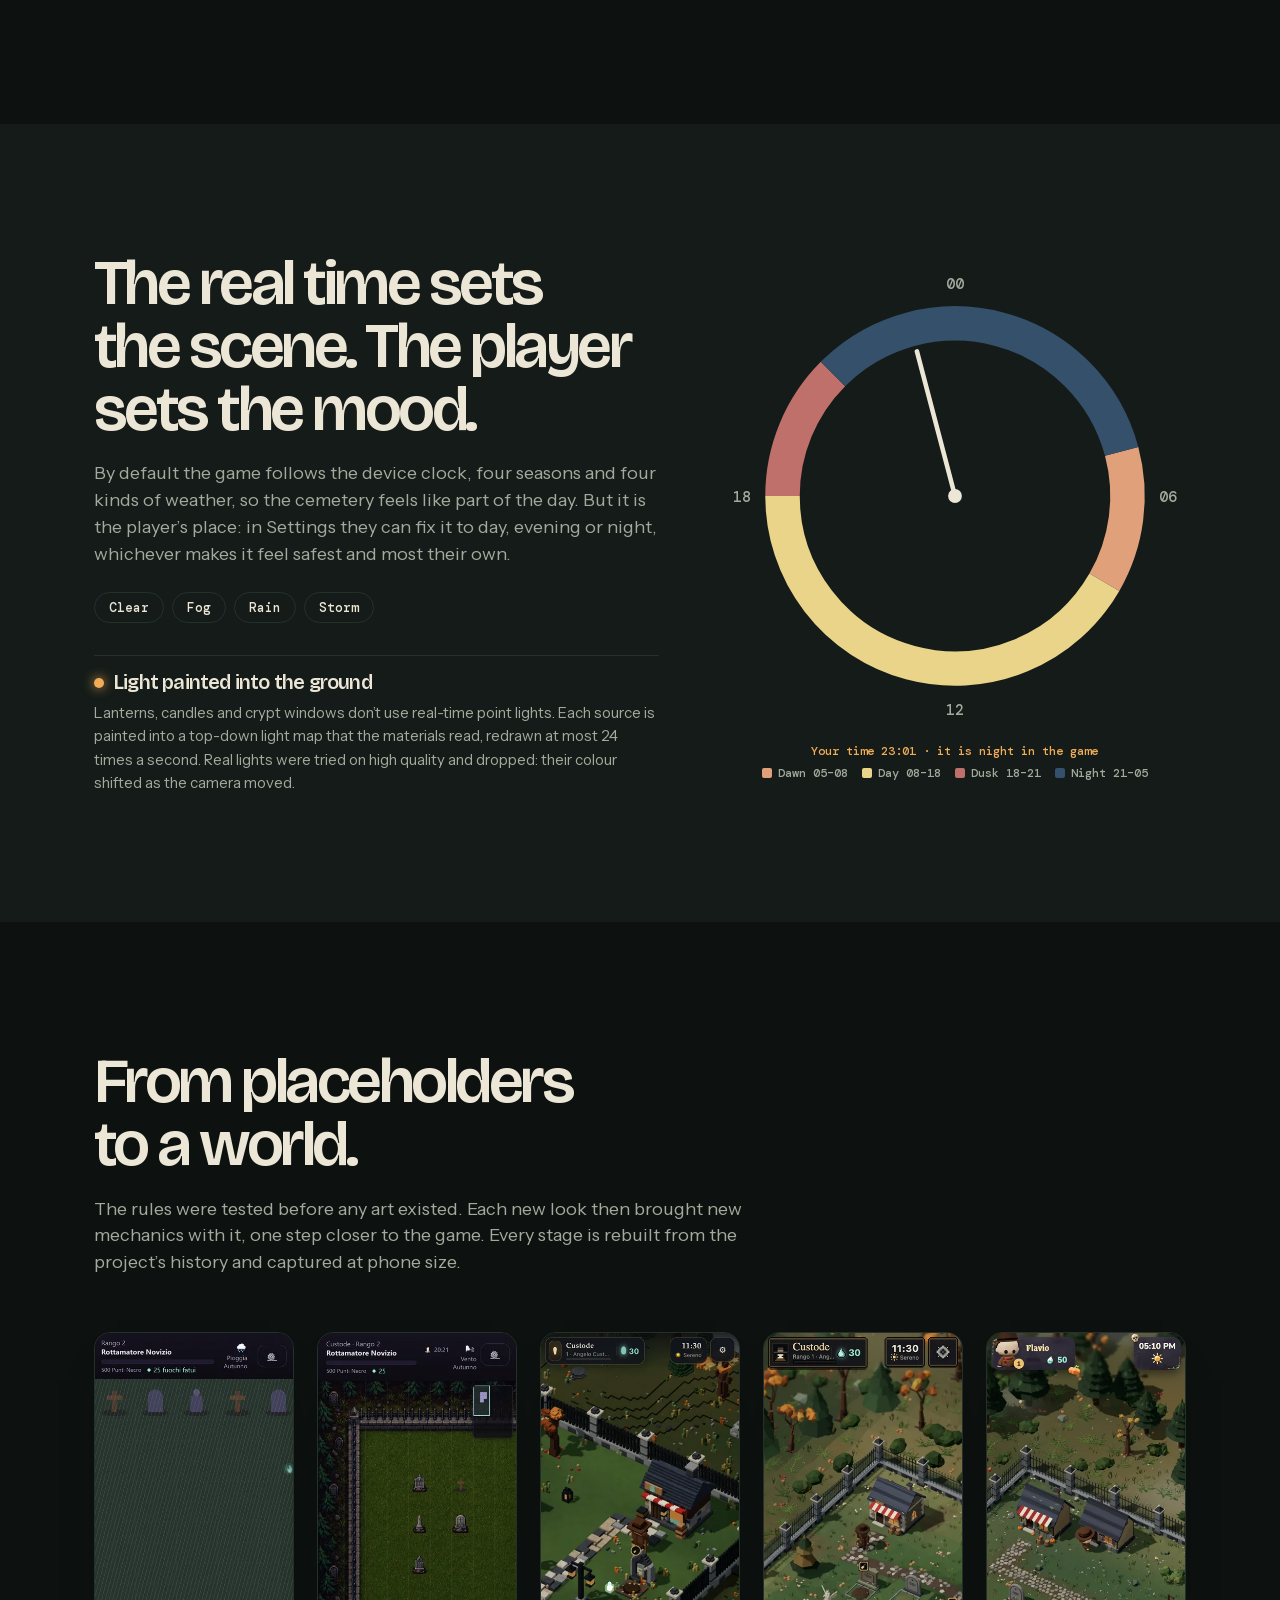
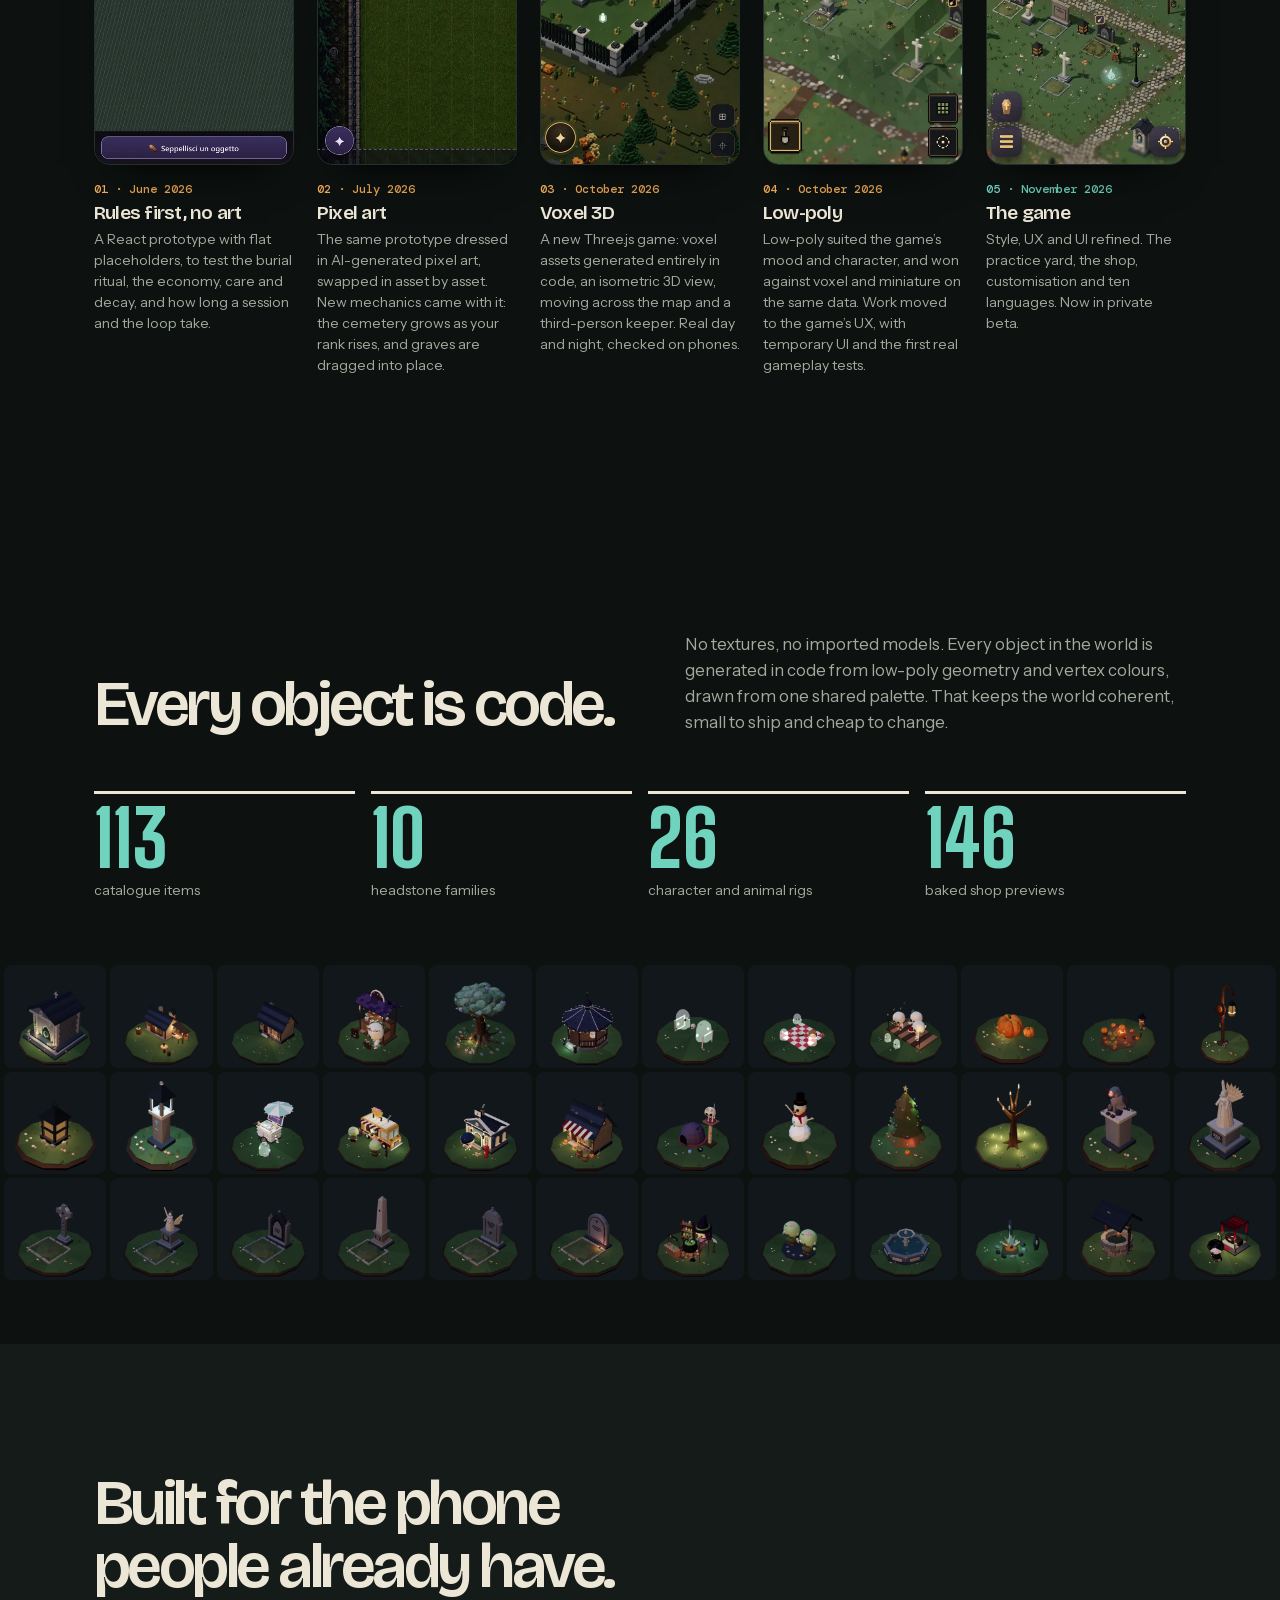
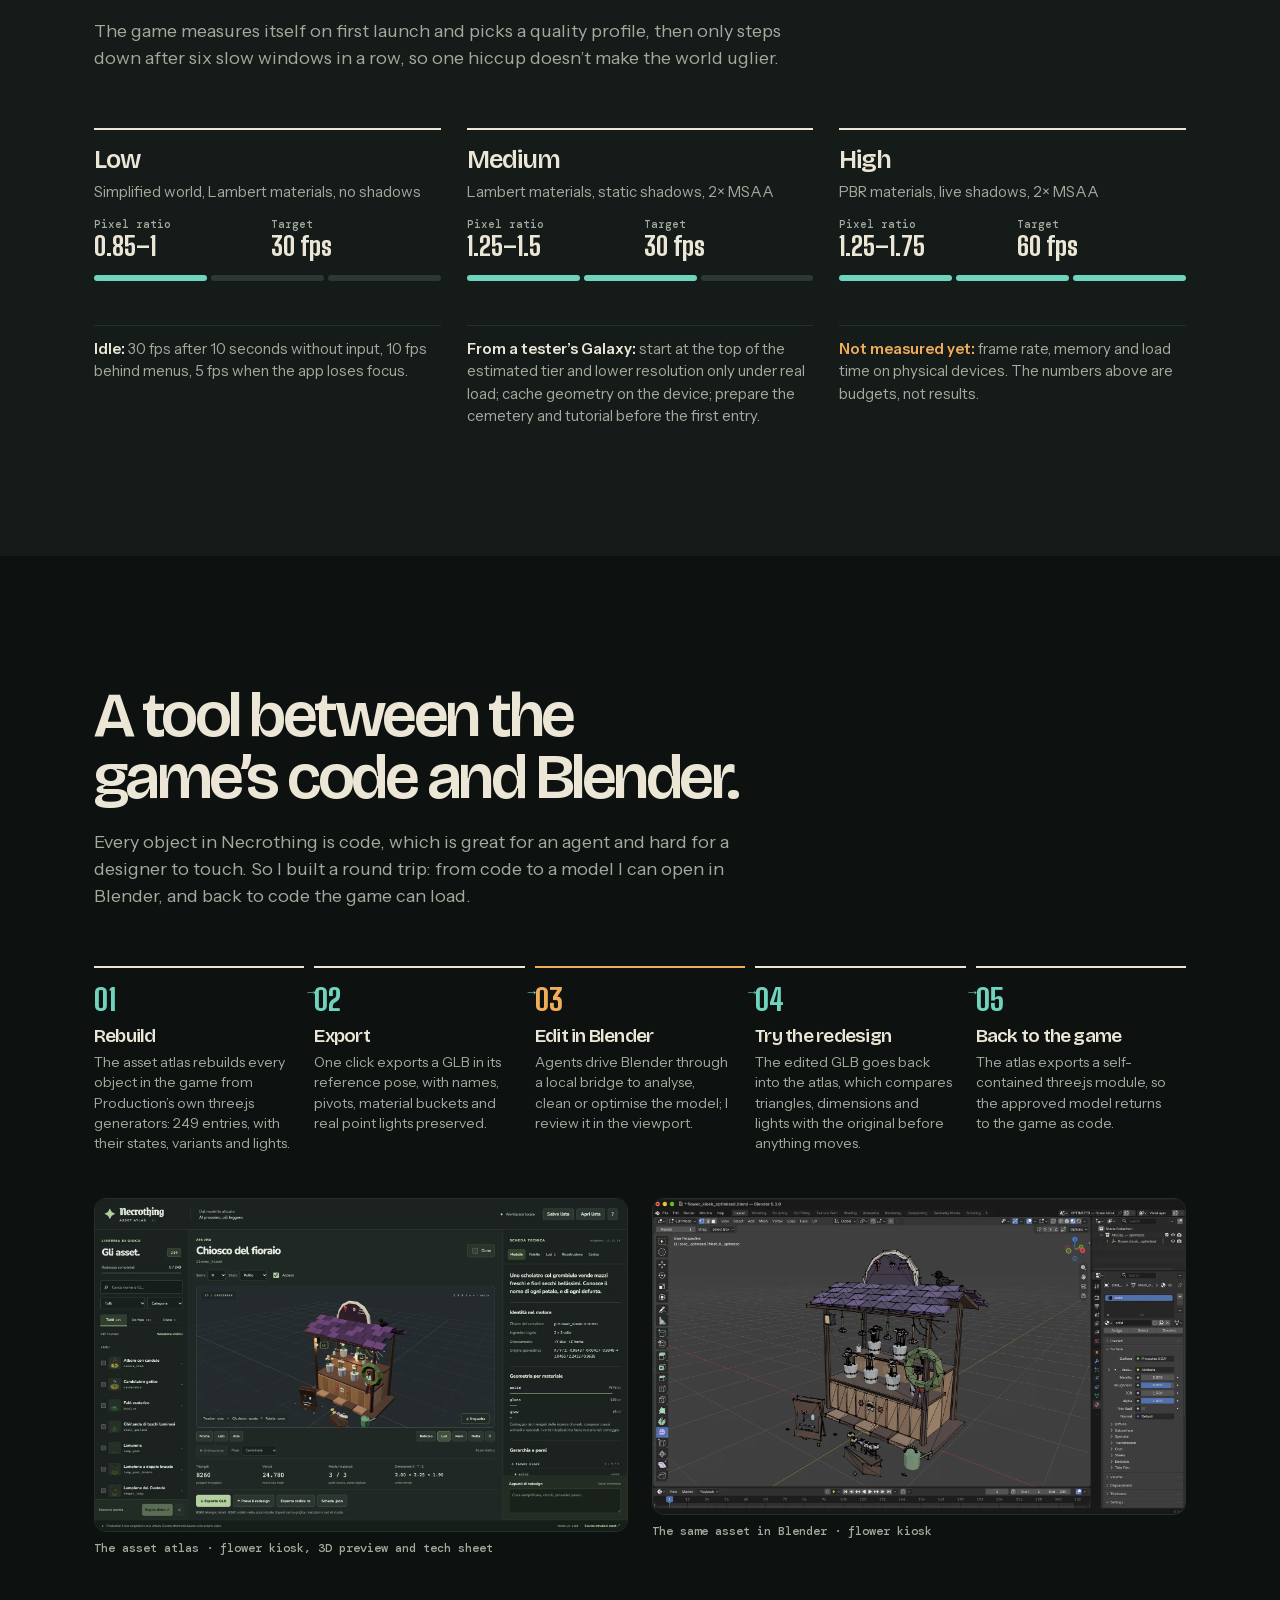
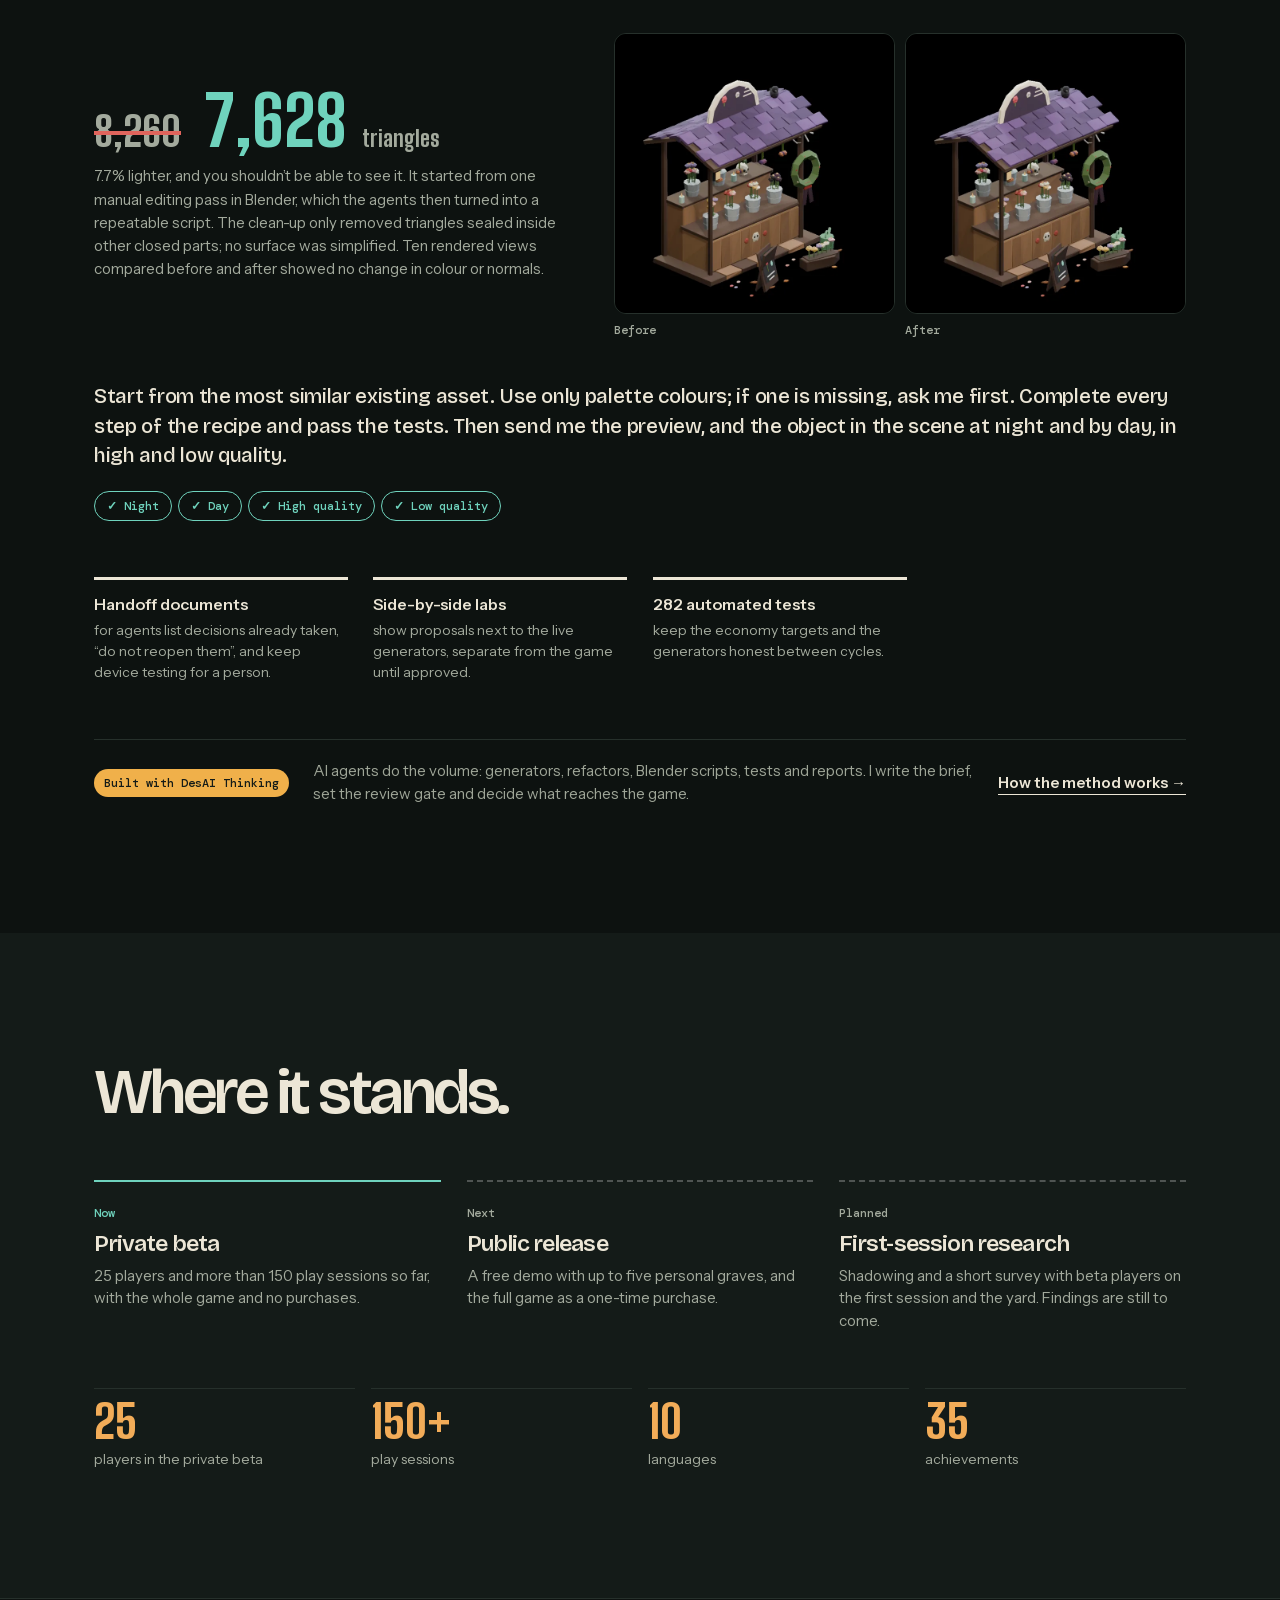
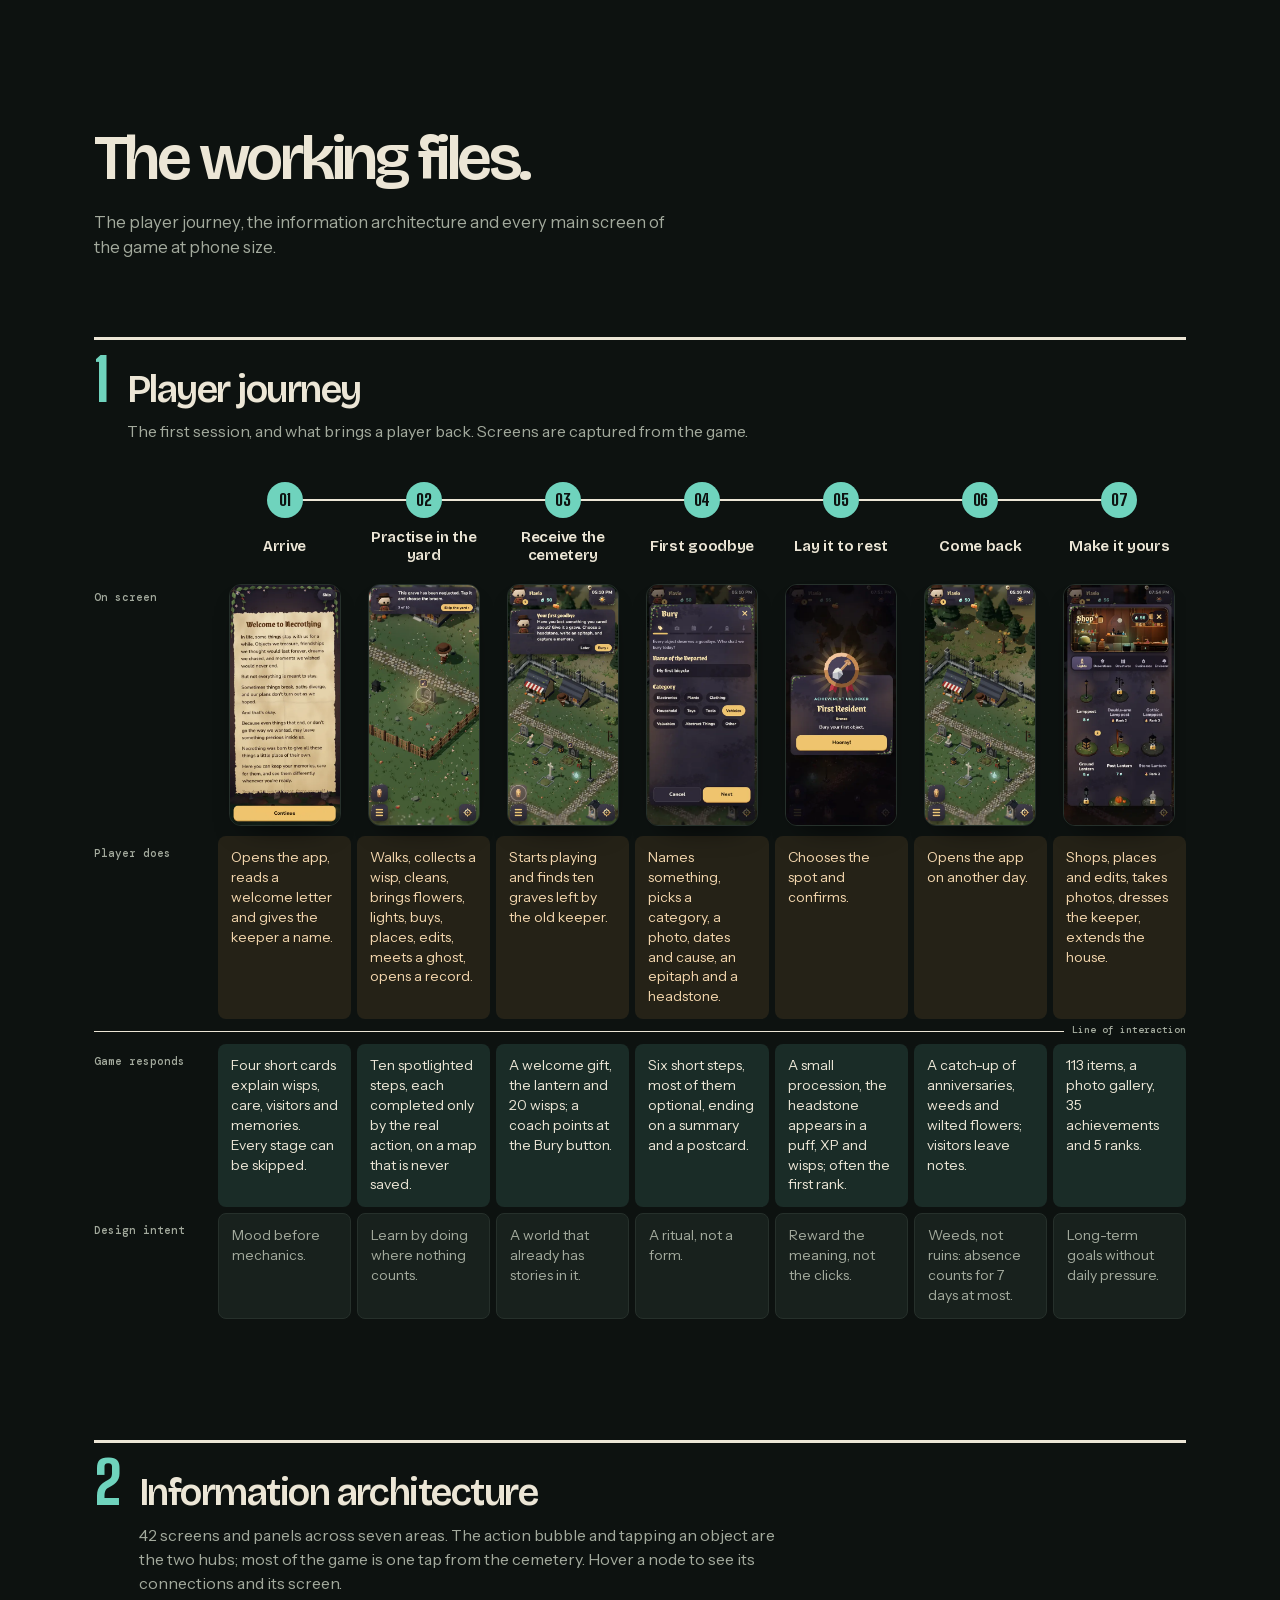
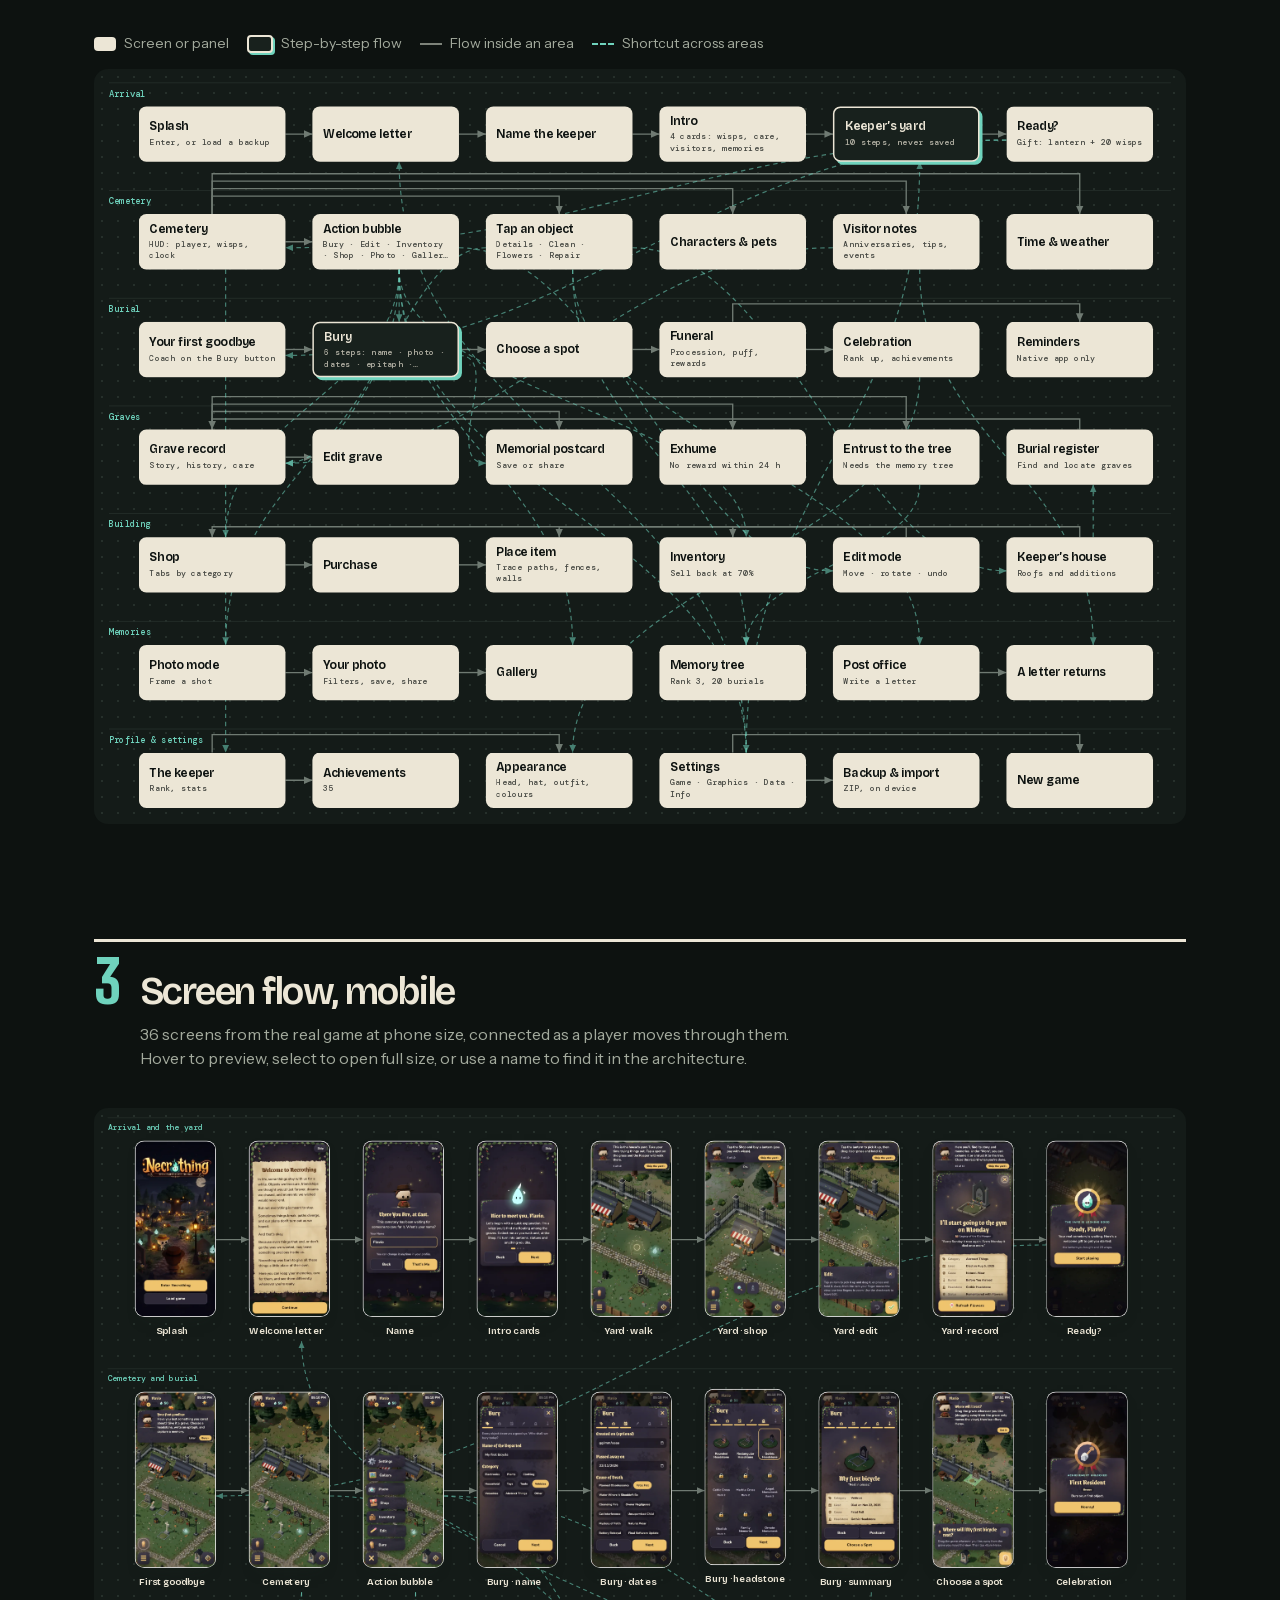
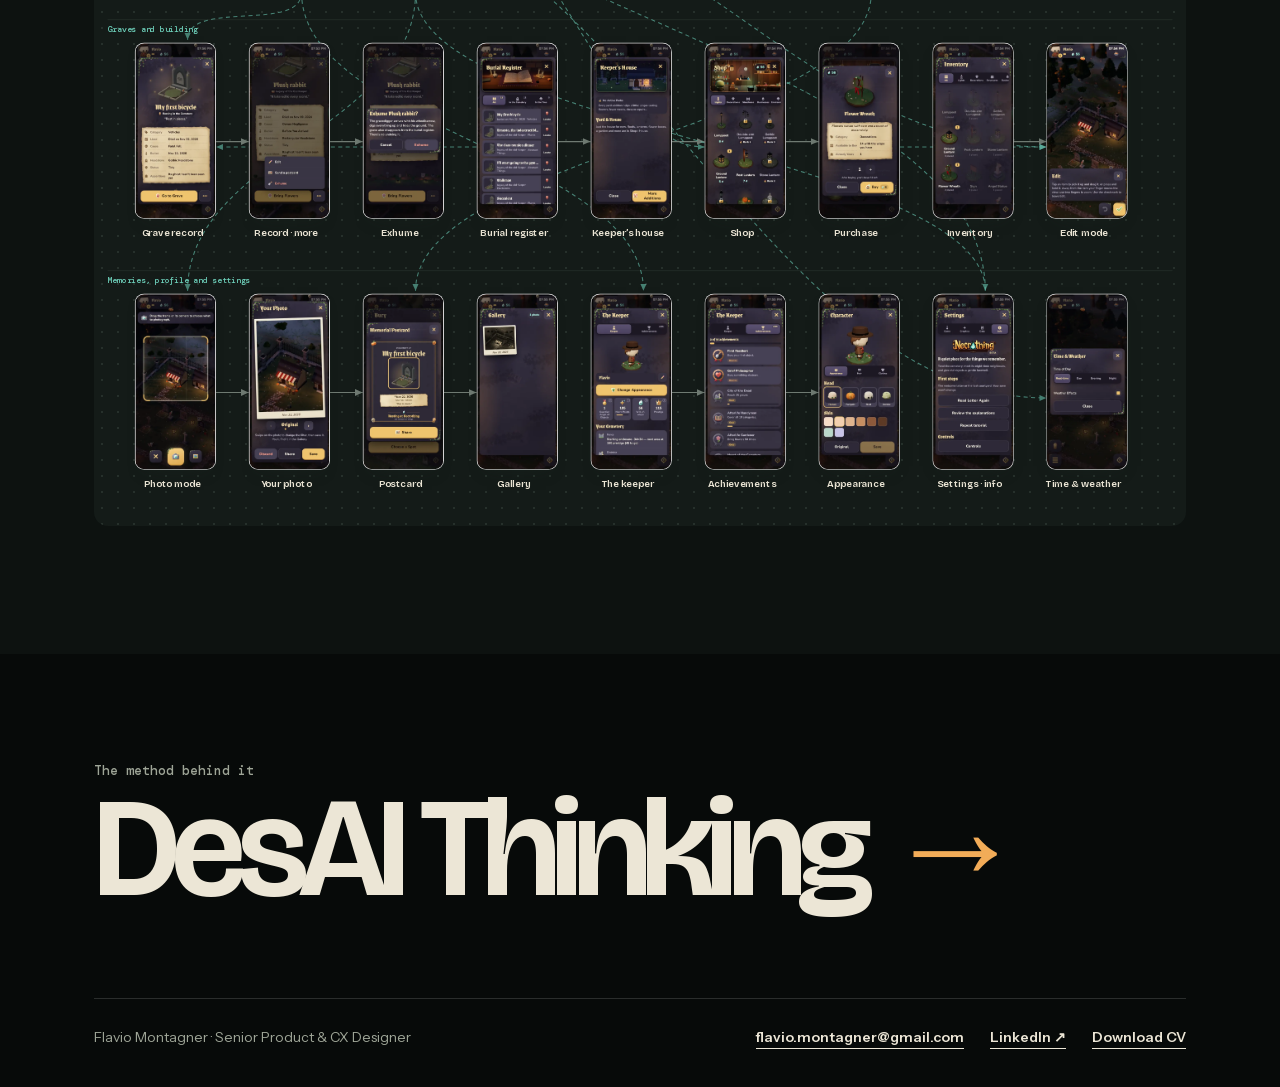
<file: necrothing.html>
<!doctype html>
<html lang="en" data-type="software" data-motion>
<head>
  <meta charset="utf-8"><meta name="viewport" content="width=device-width,initial-scale=1">
  <title>Necrothing · Flavio Montagner</title>
  <meta name="description" content="Necrothing, an independent mobile game about a cemetery for forgotten things: the loop, the practice yard, the economy, a world that follows your clock, procedural 3D and the AI-assisted way it is built."><meta name="theme-color" content="#0d1210">
  <meta name="page-type" content="software"><meta name="site-kind" content="gaming"><meta name="robots" content="noindex">
  <meta property="og:title" content="Necrothing · Flavio Montagner"><meta property="og:description" content="Necrothing, an independent mobile game about a cemetery for forgotten things: the loop, the practice yard, the economy, a world that follows your clock, procedural 3D and the AI-assisted way it is built."><meta property="og:image" content="assets/necrothing-world.webp">
  <link rel="icon" type="image/png" href="assets/fm-icon.png"><link rel="apple-touch-icon" href="assets/fm-apple-touch.png"><link rel="stylesheet" href="style.css"><link rel="stylesheet" href="assets/motion/motion.css"><link rel="stylesheet" href="beta-lab.css"><link rel="stylesheet" href="necro-lab.css">
  <script>document.documentElement.classList.add('m-enter');setTimeout(()=>document.documentElement.classList.add('m-enter-done'),700)</script>
  <script src="beta-lab.js" defer></script><script src="assets/necro-three.js" defer></script><script src="assets/necro-models.js" defer></script><script src="necro-lab.js" defer></script><script src="interactions.js" defer></script>
</head>
<body class="beta-lab necro-lab">
  <a class="skip" href="#main">Skip to content</a>
  <header class="nav lab-mast">
    <div class="lab-nav-bar">
      <a class="lab-mark" href="index.html" aria-label="Flavio Montagner, home"><img src="assets/fm-head.webp" alt="" width="40" height="40"></a>
      <nav class="lab-nav" aria-label="Site"><div class="lab-drop"><a class="lab-nav-link is-site" href="index.html#work" aria-current="true" aria-haspopup="true">Work<i aria-hidden="true"></i></a><div class="lab-drop-panel" role="group" aria-label="Projects"><a href="beta.html">Beta Platform</a><a href="flowy.html">Flowy</a><a href="sel.html">SEL</a><a aria-current="page" href="necrothing.html">Necrothing</a></div></div><a class="lab-nav-link is-site" href="method.html">Method</a><a class="lab-nav-link is-site" href="index.html#about">About</a><a class="lab-nav-link is-site" href="index.html#contact">Contact</a></nav>
      <button class="lab-menu-toggle" type="button" data-menu-open aria-haspopup="dialog" aria-controls="lab-menu" aria-expanded="false" hidden>Menu</button>
    </div>
  </header>
  <nav class="lab-rail" aria-label="Page sections"><a class="lab-nav-link" href="#loop"><span aria-hidden="true">01</span>Loop</a><a class="lab-nav-link" href="#first"><span aria-hidden="true">02</span>First session</a><a class="lab-nav-link" href="#balance"><span aria-hidden="true">03</span>Balance</a><a class="lab-nav-link" href="#world"><span aria-hidden="true">04</span>World</a><a class="lab-nav-link" href="#evolution"><span aria-hidden="true">05</span>Evolution</a><a class="lab-nav-link" href="#assets"><span aria-hidden="true">06</span>Assets</a><a class="lab-nav-link" href="#performance"><span aria-hidden="true">07</span>Performance</a><a class="lab-nav-link" href="#method"><span aria-hidden="true">08</span>Method</a><a class="lab-nav-link" href="#status"><span aria-hidden="true">09</span>Status</a><a class="lab-nav-link" href="#files"><span aria-hidden="true">10</span>Files</a></nav>
  <div class="lab-progress" aria-hidden="true"></div>
  <dialog id="lab-menu" aria-label="Menu">
    <div class="lab-menu-inner">
      <div class="lab-menu-bar"><a class="lab-menu-home" href="index.html" aria-label="Home"><svg viewBox="0 0 24 24" width="22" height="22" fill="none" stroke="currentColor" stroke-width="1.8" stroke-linecap="round" stroke-linejoin="round" aria-hidden="true"><path d="M3.5 10.5 12 3.5l8.5 7"/><path d="M5.5 9v10.5h4.5v-6h4v6h4.5V9"/></svg></a><button type="button" data-menu-close>Close</button></div>
      <details class="lab-menu-group lab-menu-context">
        <summary>On this page</summary>
        <nav class="lab-menu-items" aria-label="Page sections"><a class="lab-nav-link" href="#loop"><span aria-hidden="true">01</span>Loop</a><a class="lab-nav-link" href="#first"><span aria-hidden="true">02</span>First session</a><a class="lab-nav-link" href="#balance"><span aria-hidden="true">03</span>Balance</a><a class="lab-nav-link" href="#world"><span aria-hidden="true">04</span>World</a><a class="lab-nav-link" href="#evolution"><span aria-hidden="true">05</span>Evolution</a><a class="lab-nav-link" href="#assets"><span aria-hidden="true">06</span>Assets</a><a class="lab-nav-link" href="#performance"><span aria-hidden="true">07</span>Performance</a><a class="lab-nav-link" href="#method"><span aria-hidden="true">08</span>Method</a><a class="lab-nav-link" href="#status"><span aria-hidden="true">09</span>Status</a><a class="lab-nav-link" href="#files"><span aria-hidden="true">10</span>Files</a></nav>
      </details>
      <nav class="lab-menu-nav" aria-label="Site"><details class="lab-menu-group">
        <summary>Work</summary>
        <div class="lab-menu-items"><a class="lab-nav-link is-site" href="index.html#work">All work</a><a class="lab-nav-link is-site" href="beta.html">Beta Platform</a><a class="lab-nav-link is-site" href="flowy.html">Flowy</a><a class="lab-nav-link is-site" href="sel.html">SEL</a><a class="lab-nav-link is-site" aria-current="page" href="necrothing.html">Necrothing</a></div>
      </details><a class="lab-nav-link is-site" href="method.html">Method</a><a class="lab-nav-link is-site" href="index.html#about">About</a><a class="lab-nav-link is-site" href="index.html#contact">Contact</a></nav>
    </div>
  </dialog>
  <a class="lab-top" href="#main" data-top aria-label="Back to top"><span aria-hidden="true">↑</span></a>
  <main id="main"><section id="overview" class="hero nc-hero" data-enter>
    <div class="nc-stage" data-diorama data-enter-media>
      <canvas class="nc-canvas" data-diorama-canvas aria-hidden="true"></canvas>
      <div class="nc-fallback" aria-hidden="true"><img src="assets/necrothing-world.webp" alt=""></div>
    </div>
    <div class="wrap lab-shell nc-hero-grid">
      <div class="nc-hero-copy">
        <h1>A cemetery for <em>forgotten things.</em></h1>
        <p class="nc-lede">Bury a phone that died, a houseplant you couldn’t save, the gym you were starting on Monday. Then tend the graves, meet who wanders by at night, and build the cemetery around them. A low-poly 3D world built on psychological research into how we let go of things, and why small rituals help.</p>
        <p class="nc-role"><strong>My role</strong> Independent designer and developer: concept, game and UX design, and the build, with AI agents working under my review.</p>
      </div>
      <div class="nc-bury">
        <form class="nc-bury-form" data-bury>
          <label for="nc-bury-input">Bury something of yours</label>
          <p class="nc-here" aria-hidden="true">Here lies</p>
          <input class="nc-thing" id="nc-bury-input" name="thing" maxlength="32" placeholder="my first smartphone" autocomplete="off">
          <p class="nc-bury-actions"><button type="submit">Bury it <span aria-hidden="true">↓</span></button></p>
        </form>
        <p class="nc-bury-out" data-bury-out aria-live="polite">The models are the game’s own. Drag to look around.</p>
        <p class="nc-phase" role="group" aria-label="Time of day"><button type="button" data-phase="dawn">Dawn</button><span aria-hidden="true">·</span><button type="button" data-phase="day">Day</button><span aria-hidden="true">·</span><button type="button" data-phase="dusk">Dusk</button><span aria-hidden="true">·</span><button type="button" data-phase="night">Night</button></p>
      </div>
    </div>
  </section><section id="loop" class="nc-loop"><div class="wrap lab-shell">
    <h2>Bury. Care. Meet. Build.</h2>
    <p class="nc-sub">A loop with no rush in it. Neglect costs something, but a player who disappears for a month comes back to weeds, not ruins.</p>
    <ol class="nc-ring"><li style="--i:0"><span class="nc-ring-num">01</span><h3>Bury</h3><p>Every grave gets a name, a cause of death, an epitaph, a photo and one of 10 headstones.</p><ul><li>+5 wisps</li><li>+100 XP for an object</li><li>+50 XP for an idea</li></ul></li><li style="--i:1"><span class="nc-ring-num">02</span><h3>Care</h3><p>Weeds grow, flowers wilt after 3 days, and a grave left alone for 10 days breaks.</p><ul><li>Repair: 6 wisps</li><li>Time away capped at 7 days</li></ul></li><li style="--i:2"><span class="nc-ring-num">03</span><h3>Meet</h3><p>Presences wander in: ghosts, zombies, the priest, the gravedigger, pets with a bond of their own.</p><ul><li>Ghost +40 XP</li><li>Zombie +25</li><li>Blessing +20</li></ul></li><li style="--i:3"><span class="nc-ring-num">04</span><h3>Build</h3><p>Wisps buy lights, paths, crypts and stranger things, placed and edited cell by cell.</p><ul><li>113 catalogue items</li><li>Sell back at 70%</li></ul></li></ol>
  </div></section><section id="first" class="nc-first"><div class="wrap lab-shell">
    <div class="lab-split">
      <h2>Learn by doing, somewhere it doesn’t count.</h2>
      <p class="lab-aside">A new player has ten real gestures to learn before their first burial. An interface tour explained them; it was replaced by the Keeper’s yard, a small fenced practice ground where each step is completed only by doing the real action.</p>
    </div>
    <ol class="nc-steps" data-steps><li style="--i:0"><span>01</span>Walk</li><li style="--i:1"><span>02</span>Collect a wisp</li><li style="--i:2"><span>03</span>Clean</li><li style="--i:3"><span>04</span>Bring flowers</li><li style="--i:4"><span>05</span>Light the lantern</li><li style="--i:5"><span>06</span>Visit the shop</li><li style="--i:6"><span>07</span>Place an item</li><li style="--i:7"><span>08</span>Edit</li><li style="--i:8"><span>09</span>Meet a ghost</li><li style="--i:9"><span>10</span>Open a grave record</li></ol>
    <div class="nc-saves">
      <article class="is-yard"><p class="nc-save-tag">The yard · in memory</p><h3>Practice, never saved</h3><ul><li>A neglected grave: “I’ll start the gym on Monday”</li><li>Time frozen, no random visitors, no rank fanfare</li><li>Burial switched off: the first real goodbye happens at home</li></ul></article>
      <span class="nc-saves-gap" aria-hidden="true"><i></i>stays apart from<i></i></span>
      <article class="is-home"><p class="nc-save-tag">Your cemetery · the real save</p><h3>Untouched while you learn</h3><ul><li>Skip at any stage and still get the welcome gift: the lantern and 20 wisps</li><li>Close the app halfway and resume at the same step</li><li>Replay the tutorial from Settings; replays give no rewards twice</li></ul></article>
    </div>
  </div></section><section id="balance" class="nc-balance"><div class="wrap lab-shell">
    <h2>Hooked early, held gently.</h2>
    <p class="nc-sub">Gamification designed to pull a new player in straight away. The first rewards come fast and feel big; every rank after takes longer. The first rank arrives in about two minutes, the last in about two and a half months, with no daily pressure in between.</p>
    <figure class="nc-climb" data-climb aria-label="Time to reach each rank: rank 2 in about 2 minutes, rank 3 in about a week, rank 4 in about a month, rank 5 in about two and a half months.">
      <div class="nc-climb-track"><span class="nc-climb-stop" style="--x:0%"><b>Rank 1</b><em>Now</em><small>0 XP</small></span><span class="nc-climb-stop" style="--x:10%"><b>Rank 2</b><em>≈2 minutes</em><small>200 XP</small></span><span class="nc-climb-stop" style="--x:26%"><b>Rank 3</b><em>≈1 week</em><small>800 XP</small></span><span class="nc-climb-stop" style="--x:50%"><b>Rank 4</b><em>≈1 month</em><small>2,200 XP</small></span><span class="nc-climb-stop" style="--x:84%"><b>Rank 5</b><em>≈2.5 months</em><small>5,000 XP</small></span></div>
      <figcaption>Each gap grows with the time the next rank takes; not to scale. Targets from the economy simulator, to be checked against beta data.</figcaption>
    </figure>
    <div class="nc-laws">
      <section><p class="nc-law">Goal-gradient effect</p><h3>A goal within reach</h3><p>People speed up as a goal gets close. A first rank that is two minutes away gives the very first session a pull, and every burial visibly moves the bar.</p></section>
      <section><p class="nc-law">Peak–end rule</p><h3>Remembered by its peaks</h3><p>An experience is remembered mostly by its high points and how it ends. The funeral, the headstone appearing, the first achievement and the rank-up are designed as those moments, so the session ends on one.</p></section>
      <section><p class="nc-law">Rewards that protect meaning</p><h3>No farming</h3><p>Exhuming a grave within 24 hours gives the reward back, and pet gifts are capped per visit. The fastest way to progress stays the intended one: caring for the cemetery.</p></section>
    </div>
  </div></section><section id="world" class="nc-world"><div class="wrap lab-shell">
    <div class="nc-world-grid">
      <div>
        <h2>The real time sets the scene. The player sets the mood.</h2>
        <p class="nc-sub">By default the game follows the device clock, four seasons and four kinds of weather, so the cemetery feels like part of the day. But it is the player’s place: in Settings they can fix it to day, evening or night, whichever makes it feel safest and most their own.</p>
        <ul class="nc-weather"><li>Clear</li><li>Fog</li><li>Rain</li><li>Storm</li></ul>
        <div class="nc-lightmap">
          <h3>Light painted into the ground</h3>
          <p>Lanterns, candles and crypt windows don’t use real-time point lights. Each source is painted into a top-down light map that the materials read, redrawn at most 24 times a second. Real lights were tried on high quality and dropped: their colour shifted as the camera moved.</p>
        </div>
      </div>
      <figure class="nc-clock" data-dial aria-label="A 24-hour dial with the four phases of the in-game day">
        <svg viewBox="0 0 400 400">
          <path class="nc-arc a0" d="M344.9 161.2 A150 150 0 0 1 329.9 275.0"/><path class="nc-arc a1" d="M329.9 275.0 A150 150 0 0 1 50.0 200.0"/><path class="nc-arc a2" d="M50.0 200.0 A150 150 0 0 1 93.9 93.9"/><path class="nc-arc a3" d="M93.9 93.9 A150 150 0 0 1 344.9 161.2"/>
          <text x="200" y="20">00</text><text x="385" y="205">06</text><text x="200.00000000000003" y="390">12</text><text x="15" y="205.00000000000003">18</text>
          <line class="nc-hand" data-hand x1="200" y1="200" x2="200" y2="70"/>
          <circle cx="200" cy="200" r="6" class="nc-hub"/>
        </svg>
        <figcaption><span data-dial-now>Now</span> <b class="a0">Dawn 05–08</b><b class="a1">Day 08–18</b><b class="a2">Dusk 18–21</b><b class="a3">Night 21–05</b></figcaption>
      </figure>
    </div>
  </div></section><section id="evolution" class="nc-evo"><div class="wrap lab-shell">
    <h2>From placeholders to a world.</h2>
    <p class="nc-sub">The rules were tested before any art existed. Each new look then brought new mechanics with it, one step closer to the game. Every stage is rebuilt from the project’s history and captured at phone size.</p>
    <ol class="nc-evo-row"><li><a class="zoom" data-zoom href="assets/necro-evo-1.webp"><img src="assets/necro-evo-1.webp" alt="Rules first, no art, June 2026: Necrothing at phone size." loading="lazy" decoding="async"></a><p class="nc-evo-date">01 · June 2026</p><h3>Rules first, no art</h3><p>A React prototype with flat placeholders, to test the burial ritual, the economy, care and decay, and how long a session and the loop take.</p></li><li><a class="zoom" data-zoom href="assets/necro-evo-2.webp"><img src="assets/necro-evo-2.webp" alt="Pixel art, July 2026: Necrothing at phone size." loading="lazy" decoding="async"></a><p class="nc-evo-date">02 · July 2026</p><h3>Pixel art</h3><p>The same prototype dressed in AI-generated pixel art, swapped in asset by asset. New mechanics came with it: the cemetery grows as your rank rises, and graves are dragged into place.</p></li><li><a class="zoom" data-zoom href="assets/necro-evo-3.webp"><img src="assets/necro-evo-3.webp" alt="Voxel 3D, October 2026: Necrothing at phone size." loading="lazy" decoding="async"></a><p class="nc-evo-date">03 · October 2026</p><h3>Voxel 3D</h3><p>A new Three.js game: voxel assets generated entirely in code, an isometric 3D view, moving across the map and a third-person keeper. Real day and night, checked on phones.</p></li><li><a class="zoom" data-zoom href="assets/necro-evo-4.webp"><img src="assets/necro-evo-4.webp" alt="Low-poly, October 2026: Necrothing at phone size." loading="lazy" decoding="async"></a><p class="nc-evo-date">04 · October 2026</p><h3>Low-poly</h3><p>Low-poly suited the game’s mood and character, and won against voxel and miniature on the same data. Work moved to the game’s UX, with temporary UI and the first real gameplay tests.</p></li><li><a class="zoom" data-zoom href="assets/necro-evo-5.webp"><img src="assets/necro-evo-5.webp" alt="The game, November 2026: Necrothing at phone size." loading="lazy" decoding="async"></a><p class="nc-evo-date">05 · November 2026</p><h3>The game</h3><p>Style, UX and UI refined. The practice yard, the shop, customisation and ten languages. Now in private beta.</p></li></ol>
  </div></section><section id="assets" class="nc-assets"><div class="wrap lab-shell">
    <div class="lab-split">
      <h2>Every object is code.</h2>
      <p class="lab-aside">No textures, no imported models. Every object in the world is generated in code from low-poly geometry and vertex colours, drawn from one shared palette. That keeps the world coherent, small to ship and cheap to change.</p>
    </div>
    <dl class="nc-counts">
      <div><dt>113</dt><dd>catalogue items</dd></div><div><dt>10</dt><dd>headstone families</dd></div>
      <div><dt>26</dt><dd>character and animal rigs</dd></div><div><dt>146</dt><dd>baked shop previews</dd></div>
    </dl>
  </div>
  <div class="nc-wall" data-wall><figure><img src="assets/necro-prev-mausoleum.webp" alt="mausoleum, shop preview" loading="lazy" decoding="async"><figcaption>mausoleum</figcaption></figure><figure><img src="assets/necro-prev-crypt_lamplighter.webp" alt="crypt lamplighter, shop preview" loading="lazy" decoding="async"><figcaption>crypt lamplighter</figcaption></figure><figure><img src="assets/necro-prev-keeper_house.webp" alt="keeper house, shop preview" loading="lazy" decoding="async"><figcaption>keeper house</figcaption></figure><figure><img src="assets/necro-prev-flower_kiosk.webp" alt="flower kiosk, shop preview" loading="lazy" decoding="async"><figcaption>flower kiosk</figcaption></figure><figure><img src="assets/necro-prev-memory_tree.webp" alt="memory tree, shop preview" loading="lazy" decoding="async"><figcaption>memory tree</figcaption></figure><figure><img src="assets/necro-prev-soul_gazebo.webp" alt="soul gazebo, shop preview" loading="lazy" decoding="async"><figcaption>soul gazebo</figcaption></figure><figure><img src="assets/necro-prev-ghosts_ball.webp" alt="ghosts ball, shop preview" loading="lazy" decoding="async"><figcaption>ghosts ball</figcaption></figure><figure><img src="assets/necro-prev-ghost_picnic.webp" alt="ghost picnic, shop preview" loading="lazy" decoding="async"><figcaption>ghost picnic</figcaption></figure><figure><img src="assets/necro-prev-skeleton_band.webp" alt="skeleton band, shop preview" loading="lazy" decoding="async"><figcaption>skeleton band</figcaption></figure><figure><img src="assets/necro-prev-glow_pumpkin.webp" alt="glow pumpkin, shop preview" loading="lazy" decoding="async"><figcaption>glow pumpkin</figcaption></figure><figure><img src="assets/necro-prev-pumpkin_patch.webp" alt="pumpkin patch, shop preview" loading="lazy" decoding="async"><figcaption>pumpkin patch</figcaption></figure><figure><img src="assets/necro-prev-keeper_lamp.webp" alt="keeper lamp, shop preview" loading="lazy" decoding="async"><figcaption>keeper lamp</figcaption></figure><figure><img src="assets/necro-prev-lantern.webp" alt="lantern, shop preview" loading="lazy" decoding="async"><figcaption>lantern</figcaption></figure><figure><img src="assets/necro-prev-spirit_lantern.webp" alt="spirit lantern, shop preview" loading="lazy" decoding="async"><figcaption>spirit lantern</figcaption></figure><figure><img src="assets/necro-prev-ice_cream_cart.webp" alt="ice cream cart, shop preview" loading="lazy" decoding="async"><figcaption>ice cream cart</figcaption></figure><figure><img src="assets/necro-prev-food_truck.webp" alt="food truck, shop preview" loading="lazy" decoding="async"><figcaption>food truck</figcaption></figure><figure><img src="assets/necro-prev-post_office.webp" alt="post office, shop preview" loading="lazy" decoding="async"><figcaption>post office</figcaption></figure><figure><img src="assets/necro-prev-shop.webp" alt="shop, shop preview" loading="lazy" decoding="async"><figcaption>shop</figcaption></figure><figure><img src="assets/necro-prev-pet_house_cat.webp" alt="pet house cat, shop preview" loading="lazy" decoding="async"><figcaption>pet house cat</figcaption></figure><figure><img src="assets/necro-prev-skeleton_snowman.webp" alt="skeleton snowman, shop preview" loading="lazy" decoding="async"><figcaption>skeleton snowman</figcaption></figure><figure><img src="assets/necro-prev-xmas_tree.webp" alt="xmas tree, shop preview" loading="lazy" decoding="async"><figcaption>xmas tree</figcaption></figure><figure><img src="assets/necro-prev-candle_tree.webp" alt="candle tree, shop preview" loading="lazy" decoding="async"><figcaption>candle tree</figcaption></figure><figure><img src="assets/necro-prev-gargoyle.webp" alt="gargoyle, shop preview" loading="lazy" decoding="async"><figcaption>gargoyle</figcaption></figure><figure><img src="assets/necro-prev-angel_statue.webp" alt="angel statue, shop preview" loading="lazy" decoding="async"><figcaption>angel statue</figcaption></figure><figure><img src="assets/necro-prev-grave-celtic_cross.webp" alt="headstone: celtic cross, shop preview" loading="lazy" decoding="async"><figcaption>headstone: celtic cross</figcaption></figure><figure><img src="assets/necro-prev-grave-angel.webp" alt="headstone: angel, shop preview" loading="lazy" decoding="async"><figcaption>headstone: angel</figcaption></figure><figure><img src="assets/necro-prev-grave-gothic.webp" alt="headstone: gothic, shop preview" loading="lazy" decoding="async"><figcaption>headstone: gothic</figcaption></figure><figure><img src="assets/necro-prev-grave-obelisk.webp" alt="headstone: obelisk, shop preview" loading="lazy" decoding="async"><figcaption>headstone: obelisk</figcaption></figure><figure><img src="assets/necro-prev-grave-victorian.webp" alt="headstone: victorian, shop preview" loading="lazy" decoding="async"><figcaption>headstone: victorian</figcaption></figure><figure><img src="assets/necro-prev-grave-stone_simple.webp" alt="headstone: stone simple, shop preview" loading="lazy" decoding="async"><figcaption>headstone: stone simple</figcaption></figure><figure><img src="assets/necro-prev-witch_corner.webp" alt="witch corner, shop preview" loading="lazy" decoding="async"><figcaption>witch corner</figcaption></figure><figure><img src="assets/necro-prev-zombies_dance.webp" alt="zombies dance, shop preview" loading="lazy" decoding="async"><figcaption>zombies dance</figcaption></figure><figure><img src="assets/necro-prev-fountain.webp" alt="fountain, shop preview" loading="lazy" decoding="async"><figcaption>fountain</figcaption></figure><figure><img src="assets/necro-prev-bonfire.webp" alt="bonfire, shop preview" loading="lazy" decoding="async"><figcaption>bonfire</figcaption></figure><figure><img src="assets/necro-prev-well.webp" alt="well, shop preview" loading="lazy" decoding="async"><figcaption>well</figcaption></figure><figure><img src="assets/necro-prev-vampire_crypt.webp" alt="vampire crypt, shop preview" loading="lazy" decoding="async"><figcaption>vampire crypt</figcaption></figure></div>
  </section><section id="performance" class="nc-perf"><div class="wrap lab-shell">
    <h2>Built for the phone people already have.</h2>
    <p class="nc-sub">The game measures itself on first launch and picks a quality profile, then only steps down after six slow windows in a row, so one hiccup doesn’t make the world uglier.</p>
    <div class="nc-profiles"><article class="p0"><h3>Low</h3><p>Simplified world, Lambert materials, no shadows</p><dl><div><dt>Pixel ratio</dt><dd>0.85–1</dd></div><div><dt>Target</dt><dd>30 fps</dd></div></dl><span class="nc-meter" style="--k:0"><i></i><i></i><i></i></span></article><article class="p1"><h3>Medium</h3><p>Lambert materials, static shadows, 2× MSAA</p><dl><div><dt>Pixel ratio</dt><dd>1.25–1.5</dd></div><div><dt>Target</dt><dd>30 fps</dd></div></dl><span class="nc-meter" style="--k:1"><i></i><i></i><i></i></span></article><article class="p2"><h3>High</h3><p>PBR materials, live shadows, 2× MSAA</p><dl><div><dt>Pixel ratio</dt><dd>1.25–1.75</dd></div><div><dt>Target</dt><dd>60 fps</dd></div></dl><span class="nc-meter" style="--k:2"><i></i><i></i><i></i></span></article></div>
    <div class="nc-budgets">
      <p><b>Idle:</b> 30 fps after 10 seconds without input, 10 fps behind menus, 5 fps when the app loses focus.</p>
      <p><b>From a tester’s Galaxy:</b> start at the top of the estimated tier and lower resolution only under real load; cache geometry on the device; prepare the cemetery and tutorial before the first entry.</p>
      <p><b>Not measured yet:</b> frame rate, memory and load time on physical devices. The numbers above are budgets, not results.</p>
    </div>
  </div></section><section id="method" class="nc-method"><div class="wrap lab-shell">
    <h2>A tool between the game’s code and Blender.</h2>
    <p class="nc-sub">Every object in Necrothing is code, which is great for an agent and hard for a designer to touch. So I built a round trip: from code to a model I can open in Blender, and back to code the game can load.</p>
    <ol class="nc-pipe"><li style="--i:0"><span>01</span><h3>Rebuild</h3><p>The asset atlas rebuilds every object in the game from Production’s own three.js generators: 249 entries, with their states, variants and lights.</p></li><li style="--i:1"><span>02</span><h3>Export</h3><p>One click exports a GLB in its reference pose, with names, pivots, material buckets and real point lights preserved.</p></li><li style="--i:2"><span>03</span><h3>Edit in Blender</h3><p>Agents drive Blender through a local bridge to analyse, clean or optimise the model; I review it in the viewport.</p></li><li style="--i:3"><span>04</span><h3>Try the redesign</h3><p>The edited GLB goes back into the atlas, which compares triangles, dimensions and lights with the original before anything moves.</p></li><li style="--i:4"><span>05</span><h3>Back to the game</h3><p>The atlas exports a self-contained three.js module, so the approved model returns to the game as code.</p></li></ol>
    <div class="nc-tool-shots">
      <figure><a class="zoom" href="assets/necro-atlas.webp" data-zoom aria-label="Enlarge image — The Necrothing asset atlas with the flower kiosk selected: 3D preview, technical sheet, export and redesign actions."><img src="assets/necro-atlas.webp" alt="The Necrothing asset atlas with the flower kiosk selected: 3D preview, technical sheet, export and redesign actions." loading="lazy" decoding="async"><span class="zoom-sign" aria-hidden="true">⤢</span></a><figcaption>The asset atlas · flower kiosk, 3D preview and tech sheet</figcaption></figure>
      <figure><a class="zoom" href="assets/necro-blender.webp" data-zoom aria-label="Enlarge image — The flower kiosk opened in Blender 5.3 in edit mode, its vertex-colour material and mesh buckets visible."><img src="assets/necro-blender.webp" alt="The flower kiosk opened in Blender 5.3 in edit mode, its vertex-colour material and mesh buckets visible." loading="lazy" decoding="async"><span class="zoom-sign" aria-hidden="true">⤢</span></a><figcaption>The same asset in Blender · flower kiosk</figcaption></figure>
    </div>
    <div class="nc-kiosk">
      <div class="nc-kiosk-copy">
        <p class="nc-kiosk-big"><s>8,260</s> 7,628 <small>triangles</small></p>
        <p>7.7% lighter, and you shouldn’t be able to see it. It started from one manual editing pass in Blender, which the agents then turned into a repeatable script. The clean-up only removed triangles sealed inside other closed parts; no surface was simplified. Ten rendered views compared before and after showed no change in colour or normals.</p>
      </div>
      <div class="nc-kiosk-pair"><figure><a class="zoom" href="assets/necro-kiosk-original.webp" data-zoom aria-label="Enlarge image — Flower kiosk before optimisation, front-left view rendered in Blender."><img src="assets/necro-kiosk-original.webp" alt="Flower kiosk before optimisation, front-left view rendered in Blender." loading="lazy" decoding="async"><span class="zoom-sign" aria-hidden="true">⤢</span></a><figcaption>Before</figcaption></figure><figure><a class="zoom" href="assets/necro-kiosk-optimized.webp" data-zoom aria-label="Enlarge image — Flower kiosk after optimisation, the same view."><img src="assets/necro-kiosk-optimized.webp" alt="Flower kiosk after optimisation, the same view." loading="lazy" decoding="async"><span class="zoom-sign" aria-hidden="true">⤢</span></a><figcaption>After</figcaption></figure></div>
    </div>
    <div class="nc-contract">
      <blockquote>Start from the most similar existing asset. Use only palette colours; if one is missing, ask me first. Complete every step of the recipe and pass the tests. Then send me the preview, and the object in the scene at night and by day, in high and low quality.</blockquote>
      <ul class="nc-gates"><li>Night</li><li>Day</li><li>High quality</li><li>Low quality</li></ul>
    </div>
    <ul class="nc-proof">
      <li><b>Handoff documents</b> for agents list decisions already taken, “do not reopen them”, and keep device testing for a person.</li>
      <li><b>Side-by-side labs</b> show proposals next to the live generators, separate from the game until approved.</li>
      <li><b>282 automated tests</b> keep the economy targets and the generators honest between cycles.</li>
    </ul>
    <aside class="lab-method"><p class="lab-method-tag">Built with DesAI Thinking</p><p>AI agents do the volume: generators, refactors, Blender scripts, tests and reports. I write the brief, set the review gate and decide what reaches the game.</p><a class="lab-link" href="method.html">How the method works →</a></aside>
  </div></section><section id="status" class="nc-status"><div class="wrap lab-shell">
    <h2>Where it stands.</h2>
    <ol class="nc-roadmap">
      <li class="is-now"><span>Now</span><h3>Private beta</h3><p>25 players and more than 150 play sessions so far, with the whole game and no purchases.</p></li>
      <li><span>Next</span><h3>Public release</h3><p>A free demo with up to five personal graves, and the full game as a one-time purchase.</p></li>
      <li><span>Planned</span><h3>First-session research</h3><p>Shadowing and a short survey with beta players on the first session and the yard. Findings are still to come.</p></li>
    </ol>
    <dl class="nc-facts"><div><dt>25</dt><dd>players in the private beta</dd></div><div><dt>150+</dt><dd>play sessions</dd></div><div><dt>10</dt><dd>languages</dd></div><div><dt>35</dt><dd>achievements</dd></div></dl>
  </div></section>
    <section id="files" class="lab-notes"><div class="wrap lab-shell">
      <h2>The working files.</h2>
      <p class="lab-files-lede">The player journey, the information architecture and every main screen of the game at phone size.</p>
      <div class="lab-files"><section class="lab-file" id="player-journey" aria-labelledby="player-journey-title">
    <header class="lab-file-head"><span class="lab-num" aria-hidden="true">1</span><h3 id="player-journey-title">Player journey</h3><p>The first session, and what brings a player back. Screens are captured from the game.</p></header>
    <div class="lab-jmap-scroll fl-blueprint"><div class="lab-jmap nc-journey" style="--n:7">
    <p class="lab-jrow-label is-head"></p>
    <div class="lab-jhead"><p><span>01</span>Arrive</p><p><span>02</span>Practise in the yard</p><p><span>03</span>Receive the cemetery</p><p><span>04</span>First goodbye</p><p><span>05</span>Lay it to rest</p><p><span>06</span>Come back</p><p><span>07</span>Make it yours</p></div>
    <p class="lab-jrow-label"><span class="lab-jtag">On screen</span></p><a class="zoom nc-jshot" data-zoom href="assets/necro-scr-01-letter.webp"><img src="assets/necro-scr-01-letter.webp" alt="Arrive: Necrothing screen, captured from the game." loading="lazy" decoding="async"></a><a class="zoom nc-jshot" data-zoom href="assets/necro-scr-04-yard-step03-clean.webp"><img src="assets/necro-scr-04-yard-step03-clean.webp" alt="Practise in the yard: Necrothing screen, captured from the game." loading="lazy" decoding="async"></a><a class="zoom nc-jshot" data-zoom href="assets/necro-scr-06-first-goal.webp"><img src="assets/necro-scr-06-first-goal.webp" alt="Receive the cemetery: Necrothing screen, captured from the game." loading="lazy" decoding="async"></a><a class="zoom nc-jshot" data-zoom href="assets/necro-scr-07-burial-1.webp"><img src="assets/necro-scr-07-burial-1.webp" alt="First goodbye: Necrothing screen, captured from the game." loading="lazy" decoding="async"></a><a class="zoom nc-jshot" data-zoom href="assets/necro-scr-07-burial-9-achievement.webp"><img src="assets/necro-scr-07-burial-9-achievement.webp" alt="Lay it to rest: Necrothing screen, captured from the game." loading="lazy" decoding="async"></a><a class="zoom nc-jshot" data-zoom href="assets/necro-scr-06-home-hud.webp"><img src="assets/necro-scr-06-home-hud.webp" alt="Come back: Necrothing screen, captured from the game." loading="lazy" decoding="async"></a><a class="zoom nc-jshot" data-zoom href="assets/necro-scr-11-shop.webp"><img src="assets/necro-scr-11-shop.webp" alt="Make it yours: Necrothing screen, captured from the game." loading="lazy" decoding="async"></a>
    <p class="lab-jrow-label is-before"><span class="lab-jtag">Player does</span></p><div class="lab-jcell is-before">Opens the app, reads a welcome letter and gives the keeper a name.</div><div class="lab-jcell is-before">Walks, collects a wisp, cleans, brings flowers, lights, buys, places, edits, meets a ghost, opens a record.</div><div class="lab-jcell is-before">Starts playing and finds ten graves left by the old keeper.</div><div class="lab-jcell is-before">Names something, picks a category, a photo, dates and cause, an epitaph and a headstone.</div><div class="lab-jcell is-before">Chooses the spot and confirms.</div><div class="lab-jcell is-before">Opens the app on another day.</div><div class="lab-jcell is-before">Shops, places and edits, takes photos, dresses the keeper, extends the house.</div>
    <p class="lab-jline" aria-hidden="true"><span>Line of interaction</span></p>
    <p class="lab-jrow-label is-after"><span class="lab-jtag">Game responds</span></p><div class="lab-jcell is-after">Four short cards explain wisps, care, visitors and memories. Every stage can be skipped.</div><div class="lab-jcell is-after">Ten spotlighted steps, each completed only by the real action, on a map that is never saved.</div><div class="lab-jcell is-after">A welcome gift, the lantern and 20 wisps; a coach points at the Bury button.</div><div class="lab-jcell is-after">Six short steps, most of them optional, ending on a summary and a postcard.</div><div class="lab-jcell is-after">A small procession, the headstone appears in a puff, XP and wisps; often the first rank.</div><div class="lab-jcell is-after">A catch-up of anniversaries, weeds and wilted flowers; visitors leave notes.</div><div class="lab-jcell is-after">113 items, a photo gallery, 35 achievements and 5 ranks.</div>
    <p class="lab-jrow-label is-front"><span class="lab-jtag">Design intent</span></p><div class="lab-jcell is-front">Mood before mechanics.</div><div class="lab-jcell is-front">Learn by doing where nothing counts.</div><div class="lab-jcell is-front">A world that already has stories in it.</div><div class="lab-jcell is-front">A ritual, not a form.</div><div class="lab-jcell is-front">Reward the meaning, not the clicks.</div><div class="lab-jcell is-front">Weeds, not ruins: absence counts for 7 days at most.</div><div class="lab-jcell is-front">Long-term goals without daily pressure.</div>
  </div></div>
  </section><section class="lab-file" id="architecture" aria-labelledby="architecture-title">
    <header class="lab-file-head"><span class="lab-num" aria-hidden="true">2</span><h3 id="architecture-title">Information architecture</h3><p>42 screens and panels across seven areas. The action bubble and tapping an object are the two hubs; most of the game is one tap from the cemetery. Hover a node to see its connections and its screen.</p></header>
    <p class="lab-gkey sg-key"><span class="is-page">Screen or panel</span><span class="is-wizard">Step-by-step flow</span><span class="k-flow">Flow inside an area</span><span class="k-cross">Shortcut across areas</span></p>
  <div class="lab-canvas sg" data-canvas data-graph data-w="1460" data-h="1010" role="region" aria-label="Necrothing information architecture" tabindex="0">
    <div class="lab-canvas-size"><div class="lab-canvas-inner" style="width:1460px;height:1010px"><p class="lab-gband" style="--band-y:18px">Arrival</p><p class="lab-gband" style="--band-y:162px">Cemetery</p><p class="lab-gband" style="--band-y:306px">Burial</p><p class="lab-gband" style="--band-y:450px">Graves</p><p class="lab-gband" style="--band-y:594px">Building</p><p class="lab-gband" style="--band-y:738px">Memories</p><p class="lab-gband" style="--band-y:882px">Profile &amp; settings</p><svg class="sg-wires" viewBox="0 0 1460 1010" aria-hidden="true">
    <defs><marker id="nc-ia-flow" viewBox="0 0 10 10" refX="9" refY="5" markerWidth="7" markerHeight="7" orient="auto"><path d="M0 1 L9 5 L0 9 Z" class="sg-arrow is-flow"/></marker><marker id="nc-ia-cross" viewBox="0 0 10 10" refX="9" refY="5" markerWidth="7" markerHeight="7" orient="auto"><path d="M0 1 L9 5 L0 9 Z" class="sg-arrow is-cross"/></marker></defs>
    <g class="sg-edge is-flow" data-from="boot-splash" data-to="onboarding-letter"><path d="M256 87 H292" marker-end="url(#nc-ia-flow)"/></g><g class="sg-edge is-flow" data-from="onboarding-letter" data-to="onboarding-name"><path d="M488 87 H524" marker-end="url(#nc-ia-flow)"/></g><g class="sg-edge is-flow" data-from="onboarding-name" data-to="onboarding-intro"><path d="M720 87 H756" marker-end="url(#nc-ia-flow)"/></g><g class="sg-edge is-flow" data-from="onboarding-intro" data-to="yard-tutorial"><path d="M952 87 H988" marker-end="url(#nc-ia-flow)"/></g><g class="sg-edge is-flow" data-from="yard-tutorial" data-to="yard-end"><path d="M1184 87 H1220" marker-end="url(#nc-ia-flow)"/></g><g class="sg-edge is-flow" data-from="home-hud" data-to="action-menu"><path d="M256 231 H292" marker-end="url(#nc-ia-flow)"/></g><g class="sg-edge is-flow" data-from="home-hud" data-to="context-menu"><path d="M158 194 V170 H622 V194" marker-end="url(#nc-ia-flow)"/></g><g class="sg-edge is-flow" data-from="home-hud" data-to="actor-menu"><path d="M158 194 V160 H854 V194" marker-end="url(#nc-ia-flow)"/></g><g class="sg-edge is-flow" data-from="home-hud" data-to="npc-note"><path d="M158 194 V150 H1086 V194" marker-end="url(#nc-ia-flow)"/></g><g class="sg-edge is-flow" data-from="home-hud" data-to="sky-settings"><path d="M158 194 V140 H1318 V194" marker-end="url(#nc-ia-flow)"/><text x="738" y="134">Clock</text></g><g class="sg-edge is-flow" data-from="first-goal" data-to="burial-1-name"><path d="M256 375 H292" marker-end="url(#nc-ia-flow)"/></g><g class="sg-edge is-flow" data-from="burial-1-name" data-to="burial-7-placement"><path d="M488 375 H524" marker-end="url(#nc-ia-flow)"/></g><g class="sg-edge is-flow" data-from="burial-7-placement" data-to="burial-8-funeral"><path d="M720 375 H756" marker-end="url(#nc-ia-flow)"/><text x="738" y="367">Bury here</text></g><g class="sg-edge is-flow" data-from="burial-8-funeral" data-to="celebration"><path d="M952 375 H988" marker-end="url(#nc-ia-flow)"/></g><g class="sg-edge is-flow" data-from="burial-8-funeral" data-to="reminders-offer"><path d="M854 338 V314 H1318 V338" marker-end="url(#nc-ia-flow)"/></g><g class="sg-edge is-flow" data-from="grave-record" data-to="grave-edit"><path d="M256 519 H292" marker-end="url(#nc-ia-flow)"/></g><g class="sg-edge is-flow" data-from="grave-record" data-to="postcard"><path d="M158 482 V458 H622 V482" marker-end="url(#nc-ia-flow)"/></g><g class="sg-edge is-flow" data-from="grave-record" data-to="exhume-confirm"><path d="M158 482 V448 H854 V482" marker-end="url(#nc-ia-flow)"/></g><g class="sg-edge is-flow" data-from="grave-record" data-to="entrust-confirm"><path d="M158 482 V438 H1086 V482" marker-end="url(#nc-ia-flow)"/></g><g class="sg-edge is-flow" data-from="burial-register" data-to="grave-record"><path d="M1318 482 V468 H158 V482" marker-end="url(#nc-ia-flow)"/></g><g class="sg-edge is-flow" data-from="shop" data-to="shop-purchase"><path d="M256 663 H292" marker-end="url(#nc-ia-flow)"/></g><g class="sg-edge is-flow" data-from="shop-purchase" data-to="item-placement"><path d="M488 663 H524" marker-end="url(#nc-ia-flow)"/><text x="506" y="655">Place now</text></g><g class="sg-edge is-flow" data-from="inventory" data-to="item-placement"><path d="M854 626 V612 H622 V626" marker-end="url(#nc-ia-flow)"/></g><g class="sg-edge is-flow" data-from="edit-mode" data-to="inventory"><path d="M1086 626 V612 H854 V626" marker-end="url(#nc-ia-flow)"/></g><g class="sg-edge is-flow" data-from="keeper-house" data-to="shop"><path d="M1318 626 V612 H158 V626" marker-end="url(#nc-ia-flow)"/></g><g class="sg-edge is-flow" data-from="photo-mode" data-to="photo-result"><path d="M256 807 H292" marker-end="url(#nc-ia-flow)"/></g><g class="sg-edge is-flow" data-from="photo-result" data-to="gallery"><path d="M488 807 H524" marker-end="url(#nc-ia-flow)"/></g><g class="sg-edge is-flow" data-from="letter-write" data-to="letter-read"><path d="M1184 807 H1220" marker-end="url(#nc-ia-flow)"/></g><g class="sg-edge is-flow" data-from="player-profile" data-to="player-achievements"><path d="M256 951 H292" marker-end="url(#nc-ia-flow)"/></g><g class="sg-edge is-flow" data-from="player-profile" data-to="customize-keeper"><path d="M158 914 V890 H622 V914" marker-end="url(#nc-ia-flow)"/></g><g class="sg-edge is-flow" data-from="settings" data-to="backup-import-confirm"><path d="M952 951 H988" marker-end="url(#nc-ia-flow)"/></g><g class="sg-edge is-flow" data-from="settings" data-to="new-game-confirm"><path d="M854 914 V890 H1318 V914" marker-end="url(#nc-ia-flow)"/></g><g class="sg-edge is-cross" data-from="yard-end" data-to="home-hud"><path d="M1220,95 C834.4,95 641.6,239 256,239" marker-end="url(#nc-ia-cross)"/><text x="738" y="161">Start playing</text></g><g class="sg-edge is-cross" data-from="yard-end" data-to="first-goal"><path d="M1220,95 C834.4,95 641.6,383 256,383" marker-end="url(#nc-ia-cross)"/></g><g class="sg-edge is-cross" data-from="action-menu" data-to="burial-1-name"><path d="M408,268 C408,328 408,278 408,338" marker-end="url(#nc-ia-cross)"/><text x="408" y="297">Bury</text></g><g class="sg-edge is-cross" data-from="action-menu" data-to="shop"><path d="M408,268 C408,429.1 176,464.9 176,626" marker-end="url(#nc-ia-cross)"/><text x="292" y="441">Shop</text></g><g class="sg-edge is-cross" data-from="action-menu" data-to="inventory"><path d="M408,268 C408,429.1 872,464.9 872,626" marker-end="url(#nc-ia-cross)"/><text x="640" y="441">Inventory</text></g><g class="sg-edge is-cross" data-from="action-menu" data-to="edit-mode"><path d="M488,239 C688,239 788,671 988,671" marker-end="url(#nc-ia-cross)"/><text x="738" y="449">Edit</text></g><g class="sg-edge is-cross" data-from="action-menu" data-to="photo-mode"><path d="M408,268 C408,493.9 176,544.1 176,770" marker-end="url(#nc-ia-cross)"/><text x="292" y="513">Photo</text></g><g class="sg-edge is-cross" data-from="action-menu" data-to="gallery"><path d="M408,268 C408,493.9 640,544.1 640,770" marker-end="url(#nc-ia-cross)"/><text x="524" y="513">Gallery</text></g><g class="sg-edge is-cross" data-from="action-menu" data-to="settings"><path d="M408,268 C408,558.7 872,623.3 872,914" marker-end="url(#nc-ia-cross)"/><text x="640" y="585">Settings</text></g><g class="sg-edge is-cross" data-from="context-menu" data-to="grave-record"><path d="M524,239 C416.8,239 363.2,527 256,527" marker-end="url(#nc-ia-cross)"/><text x="390" y="377">Details</text></g><g class="sg-edge is-cross" data-from="context-menu" data-to="keeper-house"><path d="M720,239 C920,239 1020,671 1220,671" marker-end="url(#nc-ia-cross)"/><text x="970" y="449">The house</text></g><g class="sg-edge is-cross" data-from="context-menu" data-to="memory-tree"><path d="M640,268 C640,493.9 872,544.1 872,770" marker-end="url(#nc-ia-cross)"/><text x="756" y="513">The tree</text></g><g class="sg-edge is-cross" data-from="context-menu" data-to="letter-write"><path d="M640,268 C640,493.9 1104,544.1 1104,770" marker-end="url(#nc-ia-cross)"/><text x="872" y="513">Post office</text></g><g class="sg-edge is-cross" data-from="home-hud" data-to="player-profile"><path d="M176,268 C176,558.7 176,623.3 176,914" marker-end="url(#nc-ia-cross)"/><text x="176" y="585">Player chip</text></g><g class="sg-edge is-cross" data-from="npc-note" data-to="grave-record"><path d="M988,239 C695.2,239 548.8,527 256,527" marker-end="url(#nc-ia-cross)"/><text x="622" y="377">View grave</text></g><g class="sg-edge is-cross" data-from="npc-note" data-to="letter-read"><path d="M1104,268 C1104,493.9 1336,544.1 1336,770" marker-end="url(#nc-ia-cross)"/><text x="1220" y="513">Read letter</text></g><g class="sg-edge is-cross" data-from="burial-1-name" data-to="postcard"><path d="M488,383 C548,383 464,527 524,527" marker-end="url(#nc-ia-cross)"/><text x="506" y="449">Summary</text></g><g class="sg-edge is-cross" data-from="entrust-confirm" data-to="memory-tree"><path d="M1104,556 C1104,652.3 872,673.7 872,770" marker-end="url(#nc-ia-cross)"/></g><g class="sg-edge is-cross" data-from="celebration" data-to="customize-keeper"><path d="M1104,412 C1104,637.9 640,688.1 640,914" marker-end="url(#nc-ia-cross)"/></g><g class="sg-edge is-cross" data-from="keeper-house" data-to="burial-register"><path d="M1336,626 C1336,566 1336,616 1336,556" marker-end="url(#nc-ia-cross)"/></g><g class="sg-edge is-cross" data-from="settings" data-to="onboarding-letter"><path d="M872,914 C872,558.5 408,479.5 408,124" marker-end="url(#nc-ia-cross)"/><text x="640" y="513">Read the letter again</text></g><g class="sg-edge is-cross" data-from="settings" data-to="yard-tutorial"><path d="M872,914 C872,558.5 1104,479.5 1104,124" marker-end="url(#nc-ia-cross)"/><text x="988" y="513">Repeat the tutorial</text></g>
  </svg><a class="sg-node is-page" id="map-boot-splash" data-node="boot-splash" href="#screen-00-boot" data-peek="assets/necro-scr-00-boot.webp" data-peek-label="Select to find it in the screen flow ↓" data-peek-tall style="left:60px;top:50px;width:196px;height:74px"><b>Splash</b><small>Enter, or load a backup</small></a><a class="sg-node is-page" id="map-onboarding-letter" data-node="onboarding-letter" href="#screen-01-letter" data-peek="assets/necro-scr-01-letter.webp" data-peek-label="Select to find it in the screen flow ↓" data-peek-tall style="left:292px;top:50px;width:196px;height:74px"><b>Welcome letter</b></a><a class="sg-node is-page" id="map-onboarding-name" data-node="onboarding-name" href="#screen-02-name" data-peek="assets/necro-scr-02-name.webp" data-peek-label="Select to find it in the screen flow ↓" data-peek-tall style="left:524px;top:50px;width:196px;height:74px"><b>Name the keeper</b></a><a class="sg-node is-page" id="map-onboarding-intro" data-node="onboarding-intro" href="#screen-03-intro-1-wisp" data-peek="assets/necro-scr-03-intro-1-wisp.webp" data-peek-label="Select to find it in the screen flow ↓" data-peek-tall style="left:756px;top:50px;width:196px;height:74px"><b>Intro</b><small>4 cards: wisps, care, visitors, memories</small></a><a class="sg-node is-wizard" id="map-yard-tutorial" data-node="yard-tutorial" href="#screen-04-yard-step01-walk" data-peek="assets/necro-scr-04-yard-step01-walk.webp" data-peek-label="Select to find it in the screen flow ↓" data-peek-tall style="left:988px;top:50px;width:196px;height:74px"><b>Keeper’s yard</b><small>10 steps, never saved</small></a><a class="sg-node is-page" id="map-yard-end" data-node="yard-end" href="#screen-05-yard-ready" data-peek="assets/necro-scr-05-yard-ready.webp" data-peek-label="Select to find it in the screen flow ↓" data-peek-tall style="left:1220px;top:50px;width:196px;height:74px"><b>Ready?</b><small>Gift: lantern + 20 wisps</small></a><a class="sg-node is-page" id="map-home-hud" data-node="home-hud" href="#screen-06-home-hud" data-peek="assets/necro-scr-06-home-hud.webp" data-peek-label="Select to find it in the screen flow ↓" data-peek-tall style="left:60px;top:194px;width:196px;height:74px"><b>Cemetery</b><small>HUD: player, wisps, clock</small></a><a class="sg-node is-page" id="map-action-menu" data-node="action-menu" href="#screen-06-home-menu" data-peek="assets/necro-scr-06-home-menu.webp" data-peek-label="Select to find it in the screen flow ↓" data-peek-tall style="left:292px;top:194px;width:196px;height:74px"><b>Action bubble</b><small>Bury · Edit · Inventory · Shop · Photo · Gallery · Settings</small></a><div class="sg-node is-page" id="map-context-menu" data-node="context-menu" tabindex="0" data-peek="assets/necro-scr-06-context-menu-shop.webp" data-peek-label="Captured from the game" data-peek-tall style="left:524px;top:194px;width:196px;height:74px"><b>Tap an object</b><small>Details · Clean · Flowers · Repair</small></div><div class="sg-node is-page" id="map-actor-menu" data-node="actor-menu" tabindex="0" style="left:756px;top:194px;width:196px;height:74px"><b>Characters &amp; pets</b></div><div class="sg-node is-page" id="map-npc-note" data-node="npc-note" tabindex="0" data-peek="assets/necro-scr-04-yard-step09-ghost.webp" data-peek-label="Captured from the game" data-peek-tall style="left:988px;top:194px;width:196px;height:74px"><b>Visitor notes</b><small>Anniversaries, tips, events</small></div><a class="sg-node is-page" id="map-sky-settings" data-node="sky-settings" href="#screen-18-sky-weather" data-peek="assets/necro-scr-18-sky-weather.webp" data-peek-label="Select to find it in the screen flow ↓" data-peek-tall style="left:1220px;top:194px;width:196px;height:74px"><b>Time &amp; weather</b></a><a class="sg-node is-page" id="map-first-goal" data-node="first-goal" href="#screen-06-first-goal" data-peek="assets/necro-scr-06-first-goal.webp" data-peek-label="Select to find it in the screen flow ↓" data-peek-tall style="left:60px;top:338px;width:196px;height:74px"><b>Your first goodbye</b><small>Coach on the Bury button</small></a><a class="sg-node is-wizard" id="map-burial-1-name" data-node="burial-1-name" href="#screen-07-burial-1" data-peek="assets/necro-scr-07-burial-1.webp" data-peek-label="Select to find it in the screen flow ↓" data-peek-tall style="left:292px;top:338px;width:196px;height:74px"><b>Bury</b><small>6 steps: name · photo · dates · epitaph · headstone · summary</small></a><a class="sg-node is-page" id="map-burial-7-placement" data-node="burial-7-placement" href="#screen-07-burial-7-placement" data-peek="assets/necro-scr-07-burial-7-placement.webp" data-peek-label="Select to find it in the screen flow ↓" data-peek-tall style="left:524px;top:338px;width:196px;height:74px"><b>Choose a spot</b></a><div class="sg-node is-page" id="map-burial-8-funeral" data-node="burial-8-funeral" tabindex="0" style="left:756px;top:338px;width:196px;height:74px"><b>Funeral</b><small>Procession, puff, rewards</small></div><a class="sg-node is-page" id="map-celebration" data-node="celebration" href="#screen-07-burial-9-achievement" data-peek="assets/necro-scr-07-burial-9-achievement.webp" data-peek-label="Select to find it in the screen flow ↓" data-peek-tall style="left:988px;top:338px;width:196px;height:74px"><b>Celebration</b><small>Rank up, achievements</small></a><div class="sg-node is-page" id="map-reminders-offer" data-node="reminders-offer" tabindex="0" style="left:1220px;top:338px;width:196px;height:74px"><b>Reminders</b><small>Native app only</small></div><a class="sg-node is-page" id="map-grave-record" data-node="grave-record" href="#screen-08-grave-sheet-new" data-peek="assets/necro-scr-08-grave-sheet-new.webp" data-peek-label="Select to find it in the screen flow ↓" data-peek-tall style="left:60px;top:482px;width:196px;height:74px"><b>Grave record</b><small>Story, history, care</small></a><div class="sg-node is-page" id="map-grave-edit" data-node="grave-edit" tabindex="0" style="left:292px;top:482px;width:196px;height:74px"><b>Edit grave</b></div><a class="sg-node is-page" id="map-postcard" data-node="postcard" href="#screen-13-postcard-preburial" data-peek="assets/necro-scr-13-postcard-preburial.webp" data-peek-label="Select to find it in the screen flow ↓" data-peek-tall style="left:524px;top:482px;width:196px;height:74px"><b>Memorial postcard</b><small>Save or share</small></a><a class="sg-node is-page" id="map-exhume-confirm" data-node="exhume-confirm" href="#screen-08-exhume-confirm" data-peek="assets/necro-scr-08-exhume-confirm.webp" data-peek-label="Select to find it in the screen flow ↓" data-peek-tall style="left:756px;top:482px;width:196px;height:74px"><b>Exhume</b><small>No reward within 24 h</small></a><div class="sg-node is-page" id="map-entrust-confirm" data-node="entrust-confirm" tabindex="0" style="left:988px;top:482px;width:196px;height:74px"><b>Entrust to the tree</b><small>Needs the memory tree</small></div><a class="sg-node is-page" id="map-burial-register" data-node="burial-register" href="#screen-22-burial-register" data-peek="assets/necro-scr-22-burial-register.webp" data-peek-label="Select to find it in the screen flow ↓" data-peek-tall style="left:1220px;top:482px;width:196px;height:74px"><b>Burial register</b><small>Find and locate graves</small></a><a class="sg-node is-page" id="map-shop" data-node="shop" href="#screen-11-shop" data-peek="assets/necro-scr-11-shop.webp" data-peek-label="Select to find it in the screen flow ↓" data-peek-tall style="left:60px;top:626px;width:196px;height:74px"><b>Shop</b><small>Tabs by category</small></a><a class="sg-node is-page" id="map-shop-purchase" data-node="shop-purchase" href="#screen-11-shop-purchase" data-peek="assets/necro-scr-11-shop-purchase.webp" data-peek-label="Select to find it in the screen flow ↓" data-peek-tall style="left:292px;top:626px;width:196px;height:74px"><b>Purchase</b></a><div class="sg-node is-page" id="map-item-placement" data-node="item-placement" tabindex="0" data-peek="assets/necro-scr-04-yard-step07-drag-place.webp" data-peek-label="Captured from the game" data-peek-tall style="left:524px;top:626px;width:196px;height:74px"><b>Place item</b><small>Trace paths, fences, walls</small></div><a class="sg-node is-page" id="map-inventory" data-node="inventory" href="#screen-10-inventory" data-peek="assets/necro-scr-10-inventory.webp" data-peek-label="Select to find it in the screen flow ↓" data-peek-tall style="left:756px;top:626px;width:196px;height:74px"><b>Inventory</b><small>Sell back at 70%</small></a><a class="sg-node is-page" id="map-edit-mode" data-node="edit-mode" href="#screen-09-edit-mode-idle" data-peek="assets/necro-scr-09-edit-mode-idle.webp" data-peek-label="Select to find it in the screen flow ↓" data-peek-tall style="left:988px;top:626px;width:196px;height:74px"><b>Edit mode</b><small>Move · rotate · undo</small></a><a class="sg-node is-page" id="map-keeper-house" data-node="keeper-house" href="#screen-21-house" data-peek="assets/necro-scr-21-house.webp" data-peek-label="Select to find it in the screen flow ↓" data-peek-tall style="left:1220px;top:626px;width:196px;height:74px"><b>Keeper’s house</b><small>Roofs and additions</small></a><a class="sg-node is-page" id="map-photo-mode" data-node="photo-mode" href="#screen-12-photo-mode" data-peek="assets/necro-scr-12-photo-mode.webp" data-peek-label="Select to find it in the screen flow ↓" data-peek-tall style="left:60px;top:770px;width:196px;height:74px"><b>Photo mode</b><small>Frame a shot</small></a><a class="sg-node is-page" id="map-photo-result" data-node="photo-result" href="#screen-13-photo-result" data-peek="assets/necro-scr-13-photo-result.webp" data-peek-label="Select to find it in the screen flow ↓" data-peek-tall style="left:292px;top:770px;width:196px;height:74px"><b>Your photo</b><small>Filters, save, share</small></a><a class="sg-node is-page" id="map-gallery" data-node="gallery" href="#screen-14-gallery" data-peek="assets/necro-scr-14-gallery.webp" data-peek-label="Select to find it in the screen flow ↓" data-peek-tall style="left:524px;top:770px;width:196px;height:74px"><b>Gallery</b></a><div class="sg-node is-page" id="map-memory-tree" data-node="memory-tree" tabindex="0" style="left:756px;top:770px;width:196px;height:74px"><b>Memory tree</b><small>Rank 3, 20 burials</small></div><div class="sg-node is-page" id="map-letter-write" data-node="letter-write" tabindex="0" style="left:988px;top:770px;width:196px;height:74px"><b>Post office</b><small>Write a letter</small></div><div class="sg-node is-page" id="map-letter-read" data-node="letter-read" tabindex="0" style="left:1220px;top:770px;width:196px;height:74px"><b>A letter returns</b></div><a class="sg-node is-page" id="map-player-profile" data-node="player-profile" href="#screen-15-player" data-peek="assets/necro-scr-15-player.webp" data-peek-label="Select to find it in the screen flow ↓" data-peek-tall style="left:60px;top:914px;width:196px;height:74px"><b>The keeper</b><small>Rank, stats</small></a><a class="sg-node is-page" id="map-player-achievements" data-node="player-achievements" href="#screen-16-achievements" data-peek="assets/necro-scr-16-achievements.webp" data-peek-label="Select to find it in the screen flow ↓" data-peek-tall style="left:292px;top:914px;width:196px;height:74px"><b>Achievements</b><small>35</small></a><a class="sg-node is-page" id="map-customize-keeper" data-node="customize-keeper" href="#screen-15-customize-keeper" data-peek="assets/necro-scr-15-customize-keeper.webp" data-peek-label="Select to find it in the screen flow ↓" data-peek-tall style="left:524px;top:914px;width:196px;height:74px"><b>Appearance</b><small>Head, hat, outfit, colours</small></a><a class="sg-node is-page" id="map-settings" data-node="settings" href="#screen-17-settings-info" data-peek="assets/necro-scr-17-settings-info.webp" data-peek-label="Select to find it in the screen flow ↓" data-peek-tall style="left:756px;top:914px;width:196px;height:74px"><b>Settings</b><small>Game · Graphics · Data · Info</small></a><div class="sg-node is-page" id="map-backup-import-confirm" data-node="backup-import-confirm" tabindex="0" style="left:988px;top:914px;width:196px;height:74px"><b>Backup &amp; import</b><small>ZIP, on device</small></div><div class="sg-node is-page" id="map-new-game-confirm" data-node="new-game-confirm" tabindex="0" style="left:1220px;top:914px;width:196px;height:74px"><b>New game</b></div></div></div>
  </div><p class="lab-canvas-hint" aria-hidden="true">Drag sideways to explore →</p>
  </section><section class="lab-file" id="screen-flow" aria-labelledby="screen-flow-title">
    <header class="lab-file-head"><span class="lab-num" aria-hidden="true">3</span><h3 id="screen-flow-title">Screen flow, mobile</h3><p>36 screens from the real game at phone size, connected as a player moves through them. Hover to preview, select to open full size, or use a name to find it in the architecture.</p></header>
    <div class="lab-canvas sg" data-canvas data-graph data-w="1610" data-h="1500" role="region" aria-label="Necrothing mobile screen flow" tabindex="0">
    <div class="lab-canvas-size"><div class="lab-canvas-inner" style="width:1610px;height:1500px"><p class="lab-gband" style="--band-y:14px">Arrival and the yard</p><p class="lab-gband" style="--band-y:384px">Cemetery and burial</p><p class="lab-gband" style="--band-y:754px">Graves and building</p><p class="lab-gband" style="--band-y:1124px">Memories, profile and settings</p><svg class="sg-wires" viewBox="0 0 1610 1500" aria-hidden="true">
    <defs><marker id="nc-sf-flow" viewBox="0 0 10 10" refX="9" refY="5" markerWidth="7" markerHeight="7" orient="auto"><path d="M0 1 L9 5 L0 9 Z" class="sg-arrow is-flow"/></marker><marker id="nc-sf-cross" viewBox="0 0 10 10" refX="9" refY="5" markerWidth="7" markerHeight="7" orient="auto"><path d="M0 1 L9 5 L0 9 Z" class="sg-arrow is-cross"/></marker></defs>
    <g class="sg-edge is-flow" data-from="00-boot" data-to="01-letter"><path d="M180 194 H228" marker-end="url(#nc-sf-flow)"/></g><g class="sg-edge is-flow" data-from="01-letter" data-to="02-name"><path d="M348 194 H396" marker-end="url(#nc-sf-flow)"/></g><g class="sg-edge is-flow" data-from="02-name" data-to="03-intro-1-wisp"><path d="M516 194 H564" marker-end="url(#nc-sf-flow)"/></g><g class="sg-edge is-flow" data-from="03-intro-1-wisp" data-to="04-yard-step01-walk"><path d="M684 194 H732" marker-end="url(#nc-sf-flow)"/></g><g class="sg-edge is-flow" data-from="04-yard-step01-walk" data-to="04-yard-step06-shop"><path d="M852 194 H900" marker-end="url(#nc-sf-flow)"/></g><g class="sg-edge is-flow" data-from="04-yard-step06-shop" data-to="04-yard-step08-edit-mode"><path d="M1020 194 H1068" marker-end="url(#nc-sf-flow)"/></g><g class="sg-edge is-flow" data-from="04-yard-step08-edit-mode" data-to="04-yard-step10-grave-sheet"><path d="M1188 194 H1236" marker-end="url(#nc-sf-flow)"/></g><g class="sg-edge is-flow" data-from="04-yard-step10-grave-sheet" data-to="05-yard-ready"><path d="M1356 194 H1404" marker-end="url(#nc-sf-flow)"/></g><g class="sg-edge is-flow" data-from="06-first-goal" data-to="06-home-hud"><path d="M180 564 H228" marker-end="url(#nc-sf-flow)"/></g><g class="sg-edge is-flow" data-from="06-home-hud" data-to="06-home-menu"><path d="M348 564 H396" marker-end="url(#nc-sf-flow)"/></g><g class="sg-edge is-flow" data-from="06-home-menu" data-to="07-burial-1"><path d="M516 564 H564" marker-end="url(#nc-sf-flow)"/></g><g class="sg-edge is-flow" data-from="07-burial-1" data-to="07-burial-3"><path d="M684 564 H732" marker-end="url(#nc-sf-flow)"/></g><g class="sg-edge is-flow" data-from="07-burial-3" data-to="07-burial-5"><path d="M852 564 H900" marker-end="url(#nc-sf-flow)"/></g><g class="sg-edge is-flow" data-from="07-burial-5" data-to="07-burial-6"><path d="M1020 564 H1068" marker-end="url(#nc-sf-flow)"/></g><g class="sg-edge is-flow" data-from="07-burial-6" data-to="07-burial-7-placement"><path d="M1188 564 H1236" marker-end="url(#nc-sf-flow)"/><text x="1212" y="556">Choose a spot</text></g><g class="sg-edge is-flow" data-from="07-burial-7-placement" data-to="07-burial-9-achievement"><path d="M1356 564 H1404" marker-end="url(#nc-sf-flow)"/><text x="1380" y="556">Bury here</text></g><g class="sg-edge is-flow" data-from="08-grave-sheet-new" data-to="08-grave-more"><path d="M180 934 H228" marker-end="url(#nc-sf-flow)"/></g><g class="sg-edge is-flow" data-from="08-grave-more" data-to="08-exhume-confirm"><path d="M348 934 H396" marker-end="url(#nc-sf-flow)"/></g><g class="sg-edge is-flow" data-from="22-burial-register" data-to="21-house"><path d="M684 934 H732" marker-end="url(#nc-sf-flow)"/></g><g class="sg-edge is-flow" data-from="21-house" data-to="11-shop"><path d="M852 934 H900" marker-end="url(#nc-sf-flow)"/></g><g class="sg-edge is-flow" data-from="11-shop" data-to="11-shop-purchase"><path d="M1020 934 H1068" marker-end="url(#nc-sf-flow)"/></g><g class="sg-edge is-flow" data-from="10-inventory" data-to="09-edit-mode-idle"><path d="M1356 934 H1404" marker-end="url(#nc-sf-flow)"/></g><g class="sg-edge is-flow" data-from="12-photo-mode" data-to="13-photo-result"><path d="M180 1304 H228" marker-end="url(#nc-sf-flow)"/></g><g class="sg-edge is-flow" data-from="13-photo-result" data-to="13-postcard-preburial"><path d="M348 1304 H396" marker-end="url(#nc-sf-flow)"/></g><g class="sg-edge is-flow" data-from="13-postcard-preburial" data-to="14-gallery"><path d="M516 1304 H564" marker-end="url(#nc-sf-flow)"/></g><g class="sg-edge is-flow" data-from="15-player" data-to="16-achievements"><path d="M852 1304 H900" marker-end="url(#nc-sf-flow)"/></g><g class="sg-edge is-flow" data-from="16-achievements" data-to="15-customize-keeper"><path d="M1020 1304 H1068" marker-end="url(#nc-sf-flow)"/></g><g class="sg-edge is-cross" data-from="05-yard-ready" data-to="06-first-goal"><path d="M1404,202 C914.4,202 669.6,572 180,572" marker-end="url(#nc-sf-cross)"/><text x="792" y="381">Start playing</text></g><g class="sg-edge is-cross" data-from="06-home-menu" data-to="11-shop"><path d="M516,572 C669.6,572 746.4,942 900,942" marker-end="url(#nc-sf-cross)"/><text x="708" y="751">Shop</text></g><g class="sg-edge is-cross" data-from="06-home-menu" data-to="12-photo-mode"><path d="M474,714 C474,912 138,956 138,1154" marker-end="url(#nc-sf-cross)"/><text x="306" y="928">Photo</text></g><g class="sg-edge is-cross" data-from="06-home-menu" data-to="09-edit-mode-idle"><path d="M516,572 C871.2,572 1048.8,942 1404,942" marker-end="url(#nc-sf-cross)"/><text x="960" y="751">Edit</text></g><g class="sg-edge is-cross" data-from="06-home-menu" data-to="17-settings-info"><path d="M474,714 C474,912 1314,956 1314,1154" marker-end="url(#nc-sf-cross)"/><text x="894" y="928">Settings</text></g><g class="sg-edge is-cross" data-from="06-home-hud" data-to="15-player"><path d="M306,714 C306,912 810,956 810,1154" marker-end="url(#nc-sf-cross)"/><text x="558" y="928">Player chip</text></g><g class="sg-edge is-cross" data-from="06-home-hud" data-to="18-sky-weather"><path d="M348,572 C770.4000000000001,572 981.5999999999999,1312 1404,1312" marker-end="url(#nc-sf-cross)"/><text x="876" y="936">Clock</text></g><g class="sg-edge is-cross" data-from="06-home-hud" data-to="08-grave-sheet-new"><path d="M306,714 C306,774 138,724 138,784" marker-end="url(#nc-sf-cross)"/><text x="222" y="743">Tap a grave</text></g><g class="sg-edge is-cross" data-from="07-burial-6" data-to="13-postcard-preburial"><path d="M1146,714 C1146,912 474,956 474,1154" marker-end="url(#nc-sf-cross)"/><text x="810" y="928">Postcard</text></g><g class="sg-edge is-cross" data-from="22-burial-register" data-to="08-grave-sheet-new"><path d="M564,942 C410.4,942 333.6,942 180,942" marker-end="url(#nc-sf-cross)"/><text x="372" y="936">Open a record</text></g><g class="sg-edge is-cross" data-from="11-shop-purchase" data-to="09-edit-mode-idle"><path d="M1188,942 C1274.4,942 1317.6,942 1404,942" marker-end="url(#nc-sf-cross)"/><text x="1296" y="936">Place now</text></g><g class="sg-edge is-cross" data-from="17-settings-info" data-to="01-letter"><path d="M1314,1154 C1314,789.5 306,708.5 306,344" marker-end="url(#nc-sf-cross)"/><text x="810" y="743">Read the letter again</text></g>
  </svg><div class="sg-node sg-phone is-screen" id="screen-00-boot" data-node="00-boot" tabindex="0" data-peek="assets/necro-scr-00-boot.webp" data-peek-label="Select to open full size" data-peek-tall style="left:60px;top:44px;width:120px;height:300px"><a class="zoom lab-snode-shot" data-zoom href="assets/necro-scr-00-boot.webp"><img src="assets/necro-scr-00-boot.webp" alt="Splash: Necrothing, captured from the game." loading="lazy" decoding="async"></a><span class="sg-cap"><a href="#map-boot-splash" title="Show in the information architecture">Splash <span aria-hidden="true">↑</span></a></span></div><div class="sg-node sg-phone is-screen" id="screen-01-letter" data-node="01-letter" tabindex="0" data-peek="assets/necro-scr-01-letter.webp" data-peek-label="Select to open full size" data-peek-tall style="left:228px;top:44px;width:120px;height:300px"><a class="zoom lab-snode-shot" data-zoom href="assets/necro-scr-01-letter.webp"><img src="assets/necro-scr-01-letter.webp" alt="Welcome letter: Necrothing, captured from the game." loading="lazy" decoding="async"></a><span class="sg-cap"><a href="#map-onboarding-letter" title="Show in the information architecture">Welcome letter <span aria-hidden="true">↑</span></a></span></div><div class="sg-node sg-phone is-screen" id="screen-02-name" data-node="02-name" tabindex="0" data-peek="assets/necro-scr-02-name.webp" data-peek-label="Select to open full size" data-peek-tall style="left:396px;top:44px;width:120px;height:300px"><a class="zoom lab-snode-shot" data-zoom href="assets/necro-scr-02-name.webp"><img src="assets/necro-scr-02-name.webp" alt="Name: Necrothing, captured from the game." loading="lazy" decoding="async"></a><span class="sg-cap"><a href="#map-onboarding-name" title="Show in the information architecture">Name <span aria-hidden="true">↑</span></a></span></div><div class="sg-node sg-phone is-screen" id="screen-03-intro-1-wisp" data-node="03-intro-1-wisp" tabindex="0" data-peek="assets/necro-scr-03-intro-1-wisp.webp" data-peek-label="Select to open full size" data-peek-tall style="left:564px;top:44px;width:120px;height:300px"><a class="zoom lab-snode-shot" data-zoom href="assets/necro-scr-03-intro-1-wisp.webp"><img src="assets/necro-scr-03-intro-1-wisp.webp" alt="Intro cards: Necrothing, captured from the game." loading="lazy" decoding="async"></a><span class="sg-cap"><a href="#map-onboarding-intro" title="Show in the information architecture">Intro cards <span aria-hidden="true">↑</span></a></span></div><div class="sg-node sg-phone is-screen" id="screen-04-yard-step01-walk" data-node="04-yard-step01-walk" tabindex="0" data-peek="assets/necro-scr-04-yard-step01-walk.webp" data-peek-label="Select to open full size" data-peek-tall style="left:732px;top:44px;width:120px;height:300px"><a class="zoom lab-snode-shot" data-zoom href="assets/necro-scr-04-yard-step01-walk.webp"><img src="assets/necro-scr-04-yard-step01-walk.webp" alt="Yard · walk: Necrothing, captured from the game." loading="lazy" decoding="async"></a><span class="sg-cap"><a href="#map-yard-tutorial" title="Show in the information architecture">Yard · walk <span aria-hidden="true">↑</span></a></span></div><div class="sg-node sg-phone is-screen" id="screen-04-yard-step06-shop" data-node="04-yard-step06-shop" tabindex="0" data-peek="assets/necro-scr-04-yard-step06-shop.webp" data-peek-label="Select to open full size" data-peek-tall style="left:900px;top:44px;width:120px;height:300px"><a class="zoom lab-snode-shot" data-zoom href="assets/necro-scr-04-yard-step06-shop.webp"><img src="assets/necro-scr-04-yard-step06-shop.webp" alt="Yard · shop: Necrothing, captured from the game." loading="lazy" decoding="async"></a><span class="sg-cap"><a href="#map-yard-tutorial" title="Show in the information architecture">Yard · shop <span aria-hidden="true">↑</span></a></span></div><div class="sg-node sg-phone is-screen" id="screen-04-yard-step08-edit-mode" data-node="04-yard-step08-edit-mode" tabindex="0" data-peek="assets/necro-scr-04-yard-step08-edit-mode.webp" data-peek-label="Select to open full size" data-peek-tall style="left:1068px;top:44px;width:120px;height:300px"><a class="zoom lab-snode-shot" data-zoom href="assets/necro-scr-04-yard-step08-edit-mode.webp"><img src="assets/necro-scr-04-yard-step08-edit-mode.webp" alt="Yard · edit: Necrothing, captured from the game." loading="lazy" decoding="async"></a><span class="sg-cap"><a href="#map-yard-tutorial" title="Show in the information architecture">Yard · edit <span aria-hidden="true">↑</span></a></span></div><div class="sg-node sg-phone is-screen" id="screen-04-yard-step10-grave-sheet" data-node="04-yard-step10-grave-sheet" tabindex="0" data-peek="assets/necro-scr-04-yard-step10-grave-sheet.webp" data-peek-label="Select to open full size" data-peek-tall style="left:1236px;top:44px;width:120px;height:300px"><a class="zoom lab-snode-shot" data-zoom href="assets/necro-scr-04-yard-step10-grave-sheet.webp"><img src="assets/necro-scr-04-yard-step10-grave-sheet.webp" alt="Yard · record: Necrothing, captured from the game." loading="lazy" decoding="async"></a><span class="sg-cap"><a href="#map-yard-tutorial" title="Show in the information architecture">Yard · record <span aria-hidden="true">↑</span></a></span></div><div class="sg-node sg-phone is-screen" id="screen-05-yard-ready" data-node="05-yard-ready" tabindex="0" data-peek="assets/necro-scr-05-yard-ready.webp" data-peek-label="Select to open full size" data-peek-tall style="left:1404px;top:44px;width:120px;height:300px"><a class="zoom lab-snode-shot" data-zoom href="assets/necro-scr-05-yard-ready.webp"><img src="assets/necro-scr-05-yard-ready.webp" alt="Ready?: Necrothing, captured from the game." loading="lazy" decoding="async"></a><span class="sg-cap"><a href="#map-yard-end" title="Show in the information architecture">Ready? <span aria-hidden="true">↑</span></a></span></div><div class="sg-node sg-phone is-screen" id="screen-06-first-goal" data-node="06-first-goal" tabindex="0" data-peek="assets/necro-scr-06-first-goal.webp" data-peek-label="Select to open full size" data-peek-tall style="left:60px;top:414px;width:120px;height:300px"><a class="zoom lab-snode-shot" data-zoom href="assets/necro-scr-06-first-goal.webp"><img src="assets/necro-scr-06-first-goal.webp" alt="First goodbye: Necrothing, captured from the game." loading="lazy" decoding="async"></a><span class="sg-cap"><a href="#map-first-goal" title="Show in the information architecture">First goodbye <span aria-hidden="true">↑</span></a></span></div><div class="sg-node sg-phone is-screen" id="screen-06-home-hud" data-node="06-home-hud" tabindex="0" data-peek="assets/necro-scr-06-home-hud.webp" data-peek-label="Select to open full size" data-peek-tall style="left:228px;top:414px;width:120px;height:300px"><a class="zoom lab-snode-shot" data-zoom href="assets/necro-scr-06-home-hud.webp"><img src="assets/necro-scr-06-home-hud.webp" alt="Cemetery: Necrothing, captured from the game." loading="lazy" decoding="async"></a><span class="sg-cap"><a href="#map-home-hud" title="Show in the information architecture">Cemetery <span aria-hidden="true">↑</span></a></span></div><div class="sg-node sg-phone is-screen" id="screen-06-home-menu" data-node="06-home-menu" tabindex="0" data-peek="assets/necro-scr-06-home-menu.webp" data-peek-label="Select to open full size" data-peek-tall style="left:396px;top:414px;width:120px;height:300px"><a class="zoom lab-snode-shot" data-zoom href="assets/necro-scr-06-home-menu.webp"><img src="assets/necro-scr-06-home-menu.webp" alt="Action bubble: Necrothing, captured from the game." loading="lazy" decoding="async"></a><span class="sg-cap"><a href="#map-action-menu" title="Show in the information architecture">Action bubble <span aria-hidden="true">↑</span></a></span></div><div class="sg-node sg-phone is-screen" id="screen-07-burial-1" data-node="07-burial-1" tabindex="0" data-peek="assets/necro-scr-07-burial-1.webp" data-peek-label="Select to open full size" data-peek-tall style="left:564px;top:414px;width:120px;height:300px"><a class="zoom lab-snode-shot" data-zoom href="assets/necro-scr-07-burial-1.webp"><img src="assets/necro-scr-07-burial-1.webp" alt="Bury · name: Necrothing, captured from the game." loading="lazy" decoding="async"></a><span class="sg-cap"><a href="#map-burial-1-name" title="Show in the information architecture">Bury · name <span aria-hidden="true">↑</span></a></span></div><div class="sg-node sg-phone is-screen" id="screen-07-burial-3" data-node="07-burial-3" tabindex="0" data-peek="assets/necro-scr-07-burial-3.webp" data-peek-label="Select to open full size" data-peek-tall style="left:732px;top:414px;width:120px;height:300px"><a class="zoom lab-snode-shot" data-zoom href="assets/necro-scr-07-burial-3.webp"><img src="assets/necro-scr-07-burial-3.webp" alt="Bury · dates: Necrothing, captured from the game." loading="lazy" decoding="async"></a><span class="sg-cap"><a href="#map-burial-1-name" title="Show in the information architecture">Bury · dates <span aria-hidden="true">↑</span></a></span></div><div class="sg-node sg-phone is-screen" id="screen-07-burial-5" data-node="07-burial-5" tabindex="0" data-peek="assets/necro-scr-07-burial-5.webp" data-peek-label="Select to open full size" data-peek-tall style="left:900px;top:414px;width:120px;height:300px"><a class="zoom lab-snode-shot" data-zoom href="assets/necro-scr-07-burial-5.webp"><img src="assets/necro-scr-07-burial-5.webp" alt="Bury · headstone: Necrothing, captured from the game." loading="lazy" decoding="async"></a><span class="sg-cap"><a href="#map-burial-1-name" title="Show in the information architecture">Bury · headstone <span aria-hidden="true">↑</span></a></span></div><div class="sg-node sg-phone is-screen" id="screen-07-burial-6" data-node="07-burial-6" tabindex="0" data-peek="assets/necro-scr-07-burial-6.webp" data-peek-label="Select to open full size" data-peek-tall style="left:1068px;top:414px;width:120px;height:300px"><a class="zoom lab-snode-shot" data-zoom href="assets/necro-scr-07-burial-6.webp"><img src="assets/necro-scr-07-burial-6.webp" alt="Bury · summary: Necrothing, captured from the game." loading="lazy" decoding="async"></a><span class="sg-cap"><a href="#map-burial-1-name" title="Show in the information architecture">Bury · summary <span aria-hidden="true">↑</span></a></span></div><div class="sg-node sg-phone is-screen" id="screen-07-burial-7-placement" data-node="07-burial-7-placement" tabindex="0" data-peek="assets/necro-scr-07-burial-7-placement.webp" data-peek-label="Select to open full size" data-peek-tall style="left:1236px;top:414px;width:120px;height:300px"><a class="zoom lab-snode-shot" data-zoom href="assets/necro-scr-07-burial-7-placement.webp"><img src="assets/necro-scr-07-burial-7-placement.webp" alt="Choose a spot: Necrothing, captured from the game." loading="lazy" decoding="async"></a><span class="sg-cap"><a href="#map-burial-7-placement" title="Show in the information architecture">Choose a spot <span aria-hidden="true">↑</span></a></span></div><div class="sg-node sg-phone is-screen" id="screen-07-burial-9-achievement" data-node="07-burial-9-achievement" tabindex="0" data-peek="assets/necro-scr-07-burial-9-achievement.webp" data-peek-label="Select to open full size" data-peek-tall style="left:1404px;top:414px;width:120px;height:300px"><a class="zoom lab-snode-shot" data-zoom href="assets/necro-scr-07-burial-9-achievement.webp"><img src="assets/necro-scr-07-burial-9-achievement.webp" alt="Celebration: Necrothing, captured from the game." loading="lazy" decoding="async"></a><span class="sg-cap"><a href="#map-celebration" title="Show in the information architecture">Celebration <span aria-hidden="true">↑</span></a></span></div><div class="sg-node sg-phone is-screen" id="screen-08-grave-sheet-new" data-node="08-grave-sheet-new" tabindex="0" data-peek="assets/necro-scr-08-grave-sheet-new.webp" data-peek-label="Select to open full size" data-peek-tall style="left:60px;top:784px;width:120px;height:300px"><a class="zoom lab-snode-shot" data-zoom href="assets/necro-scr-08-grave-sheet-new.webp"><img src="assets/necro-scr-08-grave-sheet-new.webp" alt="Grave record: Necrothing, captured from the game." loading="lazy" decoding="async"></a><span class="sg-cap"><a href="#map-grave-record" title="Show in the information architecture">Grave record <span aria-hidden="true">↑</span></a></span></div><div class="sg-node sg-phone is-screen" id="screen-08-grave-more" data-node="08-grave-more" tabindex="0" data-peek="assets/necro-scr-08-grave-more.webp" data-peek-label="Select to open full size" data-peek-tall style="left:228px;top:784px;width:120px;height:300px"><a class="zoom lab-snode-shot" data-zoom href="assets/necro-scr-08-grave-more.webp"><img src="assets/necro-scr-08-grave-more.webp" alt="Record · more: Necrothing, captured from the game." loading="lazy" decoding="async"></a><span class="sg-cap"><a href="#map-grave-record" title="Show in the information architecture">Record · more <span aria-hidden="true">↑</span></a></span></div><div class="sg-node sg-phone is-screen" id="screen-08-exhume-confirm" data-node="08-exhume-confirm" tabindex="0" data-peek="assets/necro-scr-08-exhume-confirm.webp" data-peek-label="Select to open full size" data-peek-tall style="left:396px;top:784px;width:120px;height:300px"><a class="zoom lab-snode-shot" data-zoom href="assets/necro-scr-08-exhume-confirm.webp"><img src="assets/necro-scr-08-exhume-confirm.webp" alt="Exhume: Necrothing, captured from the game." loading="lazy" decoding="async"></a><span class="sg-cap"><a href="#map-exhume-confirm" title="Show in the information architecture">Exhume <span aria-hidden="true">↑</span></a></span></div><div class="sg-node sg-phone is-screen" id="screen-22-burial-register" data-node="22-burial-register" tabindex="0" data-peek="assets/necro-scr-22-burial-register.webp" data-peek-label="Select to open full size" data-peek-tall style="left:564px;top:784px;width:120px;height:300px"><a class="zoom lab-snode-shot" data-zoom href="assets/necro-scr-22-burial-register.webp"><img src="assets/necro-scr-22-burial-register.webp" alt="Burial register: Necrothing, captured from the game." loading="lazy" decoding="async"></a><span class="sg-cap"><a href="#map-burial-register" title="Show in the information architecture">Burial register <span aria-hidden="true">↑</span></a></span></div><div class="sg-node sg-phone is-screen" id="screen-21-house" data-node="21-house" tabindex="0" data-peek="assets/necro-scr-21-house.webp" data-peek-label="Select to open full size" data-peek-tall style="left:732px;top:784px;width:120px;height:300px"><a class="zoom lab-snode-shot" data-zoom href="assets/necro-scr-21-house.webp"><img src="assets/necro-scr-21-house.webp" alt="Keeper’s house: Necrothing, captured from the game." loading="lazy" decoding="async"></a><span class="sg-cap"><a href="#map-keeper-house" title="Show in the information architecture">Keeper’s house <span aria-hidden="true">↑</span></a></span></div><div class="sg-node sg-phone is-screen" id="screen-11-shop" data-node="11-shop" tabindex="0" data-peek="assets/necro-scr-11-shop.webp" data-peek-label="Select to open full size" data-peek-tall style="left:900px;top:784px;width:120px;height:300px"><a class="zoom lab-snode-shot" data-zoom href="assets/necro-scr-11-shop.webp"><img src="assets/necro-scr-11-shop.webp" alt="Shop: Necrothing, captured from the game." loading="lazy" decoding="async"></a><span class="sg-cap"><a href="#map-shop" title="Show in the information architecture">Shop <span aria-hidden="true">↑</span></a></span></div><div class="sg-node sg-phone is-screen" id="screen-11-shop-purchase" data-node="11-shop-purchase" tabindex="0" data-peek="assets/necro-scr-11-shop-purchase.webp" data-peek-label="Select to open full size" data-peek-tall style="left:1068px;top:784px;width:120px;height:300px"><a class="zoom lab-snode-shot" data-zoom href="assets/necro-scr-11-shop-purchase.webp"><img src="assets/necro-scr-11-shop-purchase.webp" alt="Purchase: Necrothing, captured from the game." loading="lazy" decoding="async"></a><span class="sg-cap"><a href="#map-shop-purchase" title="Show in the information architecture">Purchase <span aria-hidden="true">↑</span></a></span></div><div class="sg-node sg-phone is-screen" id="screen-10-inventory" data-node="10-inventory" tabindex="0" data-peek="assets/necro-scr-10-inventory.webp" data-peek-label="Select to open full size" data-peek-tall style="left:1236px;top:784px;width:120px;height:300px"><a class="zoom lab-snode-shot" data-zoom href="assets/necro-scr-10-inventory.webp"><img src="assets/necro-scr-10-inventory.webp" alt="Inventory: Necrothing, captured from the game." loading="lazy" decoding="async"></a><span class="sg-cap"><a href="#map-inventory" title="Show in the information architecture">Inventory <span aria-hidden="true">↑</span></a></span></div><div class="sg-node sg-phone is-screen" id="screen-09-edit-mode-idle" data-node="09-edit-mode-idle" tabindex="0" data-peek="assets/necro-scr-09-edit-mode-idle.webp" data-peek-label="Select to open full size" data-peek-tall style="left:1404px;top:784px;width:120px;height:300px"><a class="zoom lab-snode-shot" data-zoom href="assets/necro-scr-09-edit-mode-idle.webp"><img src="assets/necro-scr-09-edit-mode-idle.webp" alt="Edit mode: Necrothing, captured from the game." loading="lazy" decoding="async"></a><span class="sg-cap"><a href="#map-edit-mode" title="Show in the information architecture">Edit mode <span aria-hidden="true">↑</span></a></span></div><div class="sg-node sg-phone is-screen" id="screen-12-photo-mode" data-node="12-photo-mode" tabindex="0" data-peek="assets/necro-scr-12-photo-mode.webp" data-peek-label="Select to open full size" data-peek-tall style="left:60px;top:1154px;width:120px;height:300px"><a class="zoom lab-snode-shot" data-zoom href="assets/necro-scr-12-photo-mode.webp"><img src="assets/necro-scr-12-photo-mode.webp" alt="Photo mode: Necrothing, captured from the game." loading="lazy" decoding="async"></a><span class="sg-cap"><a href="#map-photo-mode" title="Show in the information architecture">Photo mode <span aria-hidden="true">↑</span></a></span></div><div class="sg-node sg-phone is-screen" id="screen-13-photo-result" data-node="13-photo-result" tabindex="0" data-peek="assets/necro-scr-13-photo-result.webp" data-peek-label="Select to open full size" data-peek-tall style="left:228px;top:1154px;width:120px;height:300px"><a class="zoom lab-snode-shot" data-zoom href="assets/necro-scr-13-photo-result.webp"><img src="assets/necro-scr-13-photo-result.webp" alt="Your photo: Necrothing, captured from the game." loading="lazy" decoding="async"></a><span class="sg-cap"><a href="#map-photo-result" title="Show in the information architecture">Your photo <span aria-hidden="true">↑</span></a></span></div><div class="sg-node sg-phone is-screen" id="screen-13-postcard-preburial" data-node="13-postcard-preburial" tabindex="0" data-peek="assets/necro-scr-13-postcard-preburial.webp" data-peek-label="Select to open full size" data-peek-tall style="left:396px;top:1154px;width:120px;height:300px"><a class="zoom lab-snode-shot" data-zoom href="assets/necro-scr-13-postcard-preburial.webp"><img src="assets/necro-scr-13-postcard-preburial.webp" alt="Postcard: Necrothing, captured from the game." loading="lazy" decoding="async"></a><span class="sg-cap"><a href="#map-postcard" title="Show in the information architecture">Postcard <span aria-hidden="true">↑</span></a></span></div><div class="sg-node sg-phone is-screen" id="screen-14-gallery" data-node="14-gallery" tabindex="0" data-peek="assets/necro-scr-14-gallery.webp" data-peek-label="Select to open full size" data-peek-tall style="left:564px;top:1154px;width:120px;height:300px"><a class="zoom lab-snode-shot" data-zoom href="assets/necro-scr-14-gallery.webp"><img src="assets/necro-scr-14-gallery.webp" alt="Gallery: Necrothing, captured from the game." loading="lazy" decoding="async"></a><span class="sg-cap"><a href="#map-gallery" title="Show in the information architecture">Gallery <span aria-hidden="true">↑</span></a></span></div><div class="sg-node sg-phone is-screen" id="screen-15-player" data-node="15-player" tabindex="0" data-peek="assets/necro-scr-15-player.webp" data-peek-label="Select to open full size" data-peek-tall style="left:732px;top:1154px;width:120px;height:300px"><a class="zoom lab-snode-shot" data-zoom href="assets/necro-scr-15-player.webp"><img src="assets/necro-scr-15-player.webp" alt="The keeper: Necrothing, captured from the game." loading="lazy" decoding="async"></a><span class="sg-cap"><a href="#map-player-profile" title="Show in the information architecture">The keeper <span aria-hidden="true">↑</span></a></span></div><div class="sg-node sg-phone is-screen" id="screen-16-achievements" data-node="16-achievements" tabindex="0" data-peek="assets/necro-scr-16-achievements.webp" data-peek-label="Select to open full size" data-peek-tall style="left:900px;top:1154px;width:120px;height:300px"><a class="zoom lab-snode-shot" data-zoom href="assets/necro-scr-16-achievements.webp"><img src="assets/necro-scr-16-achievements.webp" alt="Achievements: Necrothing, captured from the game." loading="lazy" decoding="async"></a><span class="sg-cap"><a href="#map-player-achievements" title="Show in the information architecture">Achievements <span aria-hidden="true">↑</span></a></span></div><div class="sg-node sg-phone is-screen" id="screen-15-customize-keeper" data-node="15-customize-keeper" tabindex="0" data-peek="assets/necro-scr-15-customize-keeper.webp" data-peek-label="Select to open full size" data-peek-tall style="left:1068px;top:1154px;width:120px;height:300px"><a class="zoom lab-snode-shot" data-zoom href="assets/necro-scr-15-customize-keeper.webp"><img src="assets/necro-scr-15-customize-keeper.webp" alt="Appearance: Necrothing, captured from the game." loading="lazy" decoding="async"></a><span class="sg-cap"><a href="#map-customize-keeper" title="Show in the information architecture">Appearance <span aria-hidden="true">↑</span></a></span></div><div class="sg-node sg-phone is-screen" id="screen-17-settings-info" data-node="17-settings-info" tabindex="0" data-peek="assets/necro-scr-17-settings-info.webp" data-peek-label="Select to open full size" data-peek-tall style="left:1236px;top:1154px;width:120px;height:300px"><a class="zoom lab-snode-shot" data-zoom href="assets/necro-scr-17-settings-info.webp"><img src="assets/necro-scr-17-settings-info.webp" alt="Settings · info: Necrothing, captured from the game." loading="lazy" decoding="async"></a><span class="sg-cap"><a href="#map-settings" title="Show in the information architecture">Settings · info <span aria-hidden="true">↑</span></a></span></div><div class="sg-node sg-phone is-screen" id="screen-18-sky-weather" data-node="18-sky-weather" tabindex="0" data-peek="assets/necro-scr-18-sky-weather.webp" data-peek-label="Select to open full size" data-peek-tall style="left:1404px;top:1154px;width:120px;height:300px"><a class="zoom lab-snode-shot" data-zoom href="assets/necro-scr-18-sky-weather.webp"><img src="assets/necro-scr-18-sky-weather.webp" alt="Time &amp; weather: Necrothing, captured from the game." loading="lazy" decoding="async"></a><span class="sg-cap"><a href="#map-sky-settings" title="Show in the information architecture">Time &amp; weather <span aria-hidden="true">↑</span></a></span></div></div></div>
  </div><p class="lab-canvas-hint" aria-hidden="true">Drag sideways to explore →</p>
  </section></div>
    </div></section></main>
  <footer class="lab-footer"><div class="wrap lab-shell">
    <a class="lab-next" href="method.html"><span>The method behind it</span><strong>DesAI Thinking <i aria-hidden="true">→</i></strong></a>
    <div class="lab-footer-meta">
      <p>Flavio Montagner · Senior Product &amp; CX Designer</p>
      <a class="lab-link" href="mailto:flavio.montagner@gmail.com">flavio.montagner@gmail.com</a>
      <a class="lab-link" href="https://www.linkedin.com/in/flavio-montagner/" rel="noopener">LinkedIn ↗</a>
      <a class="lab-link" href="assets/flavio-montagner-cv.pdf" download>Download CV</a>
    </div>
  </div></footer>
  <dialog id="image-view" aria-label="Enlarged project image"><div class="viewer-controls"><button type="button" data-close aria-label="Close"><span aria-hidden="true">×</span></button></div><div class="image-scroll"><img alt=""></div><p class="image-label"></p></dialog>
</body></html>
</file>
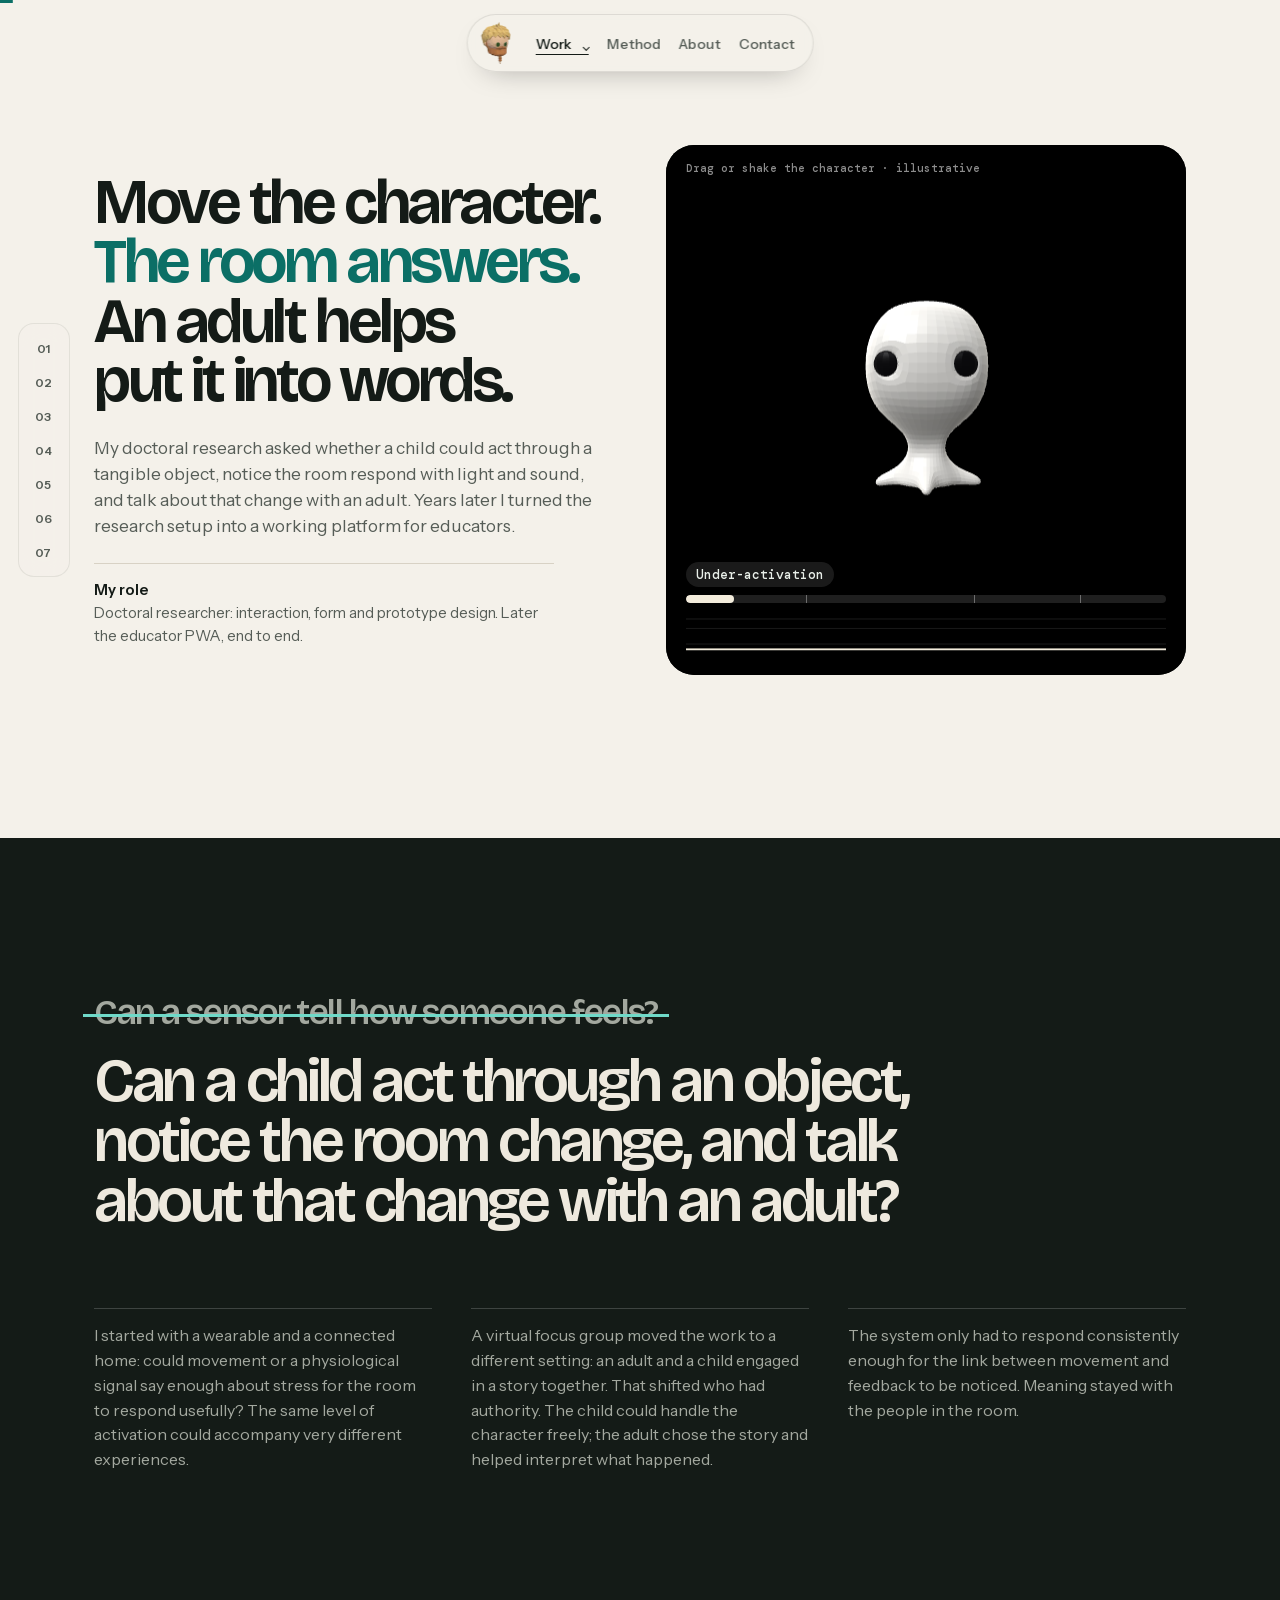
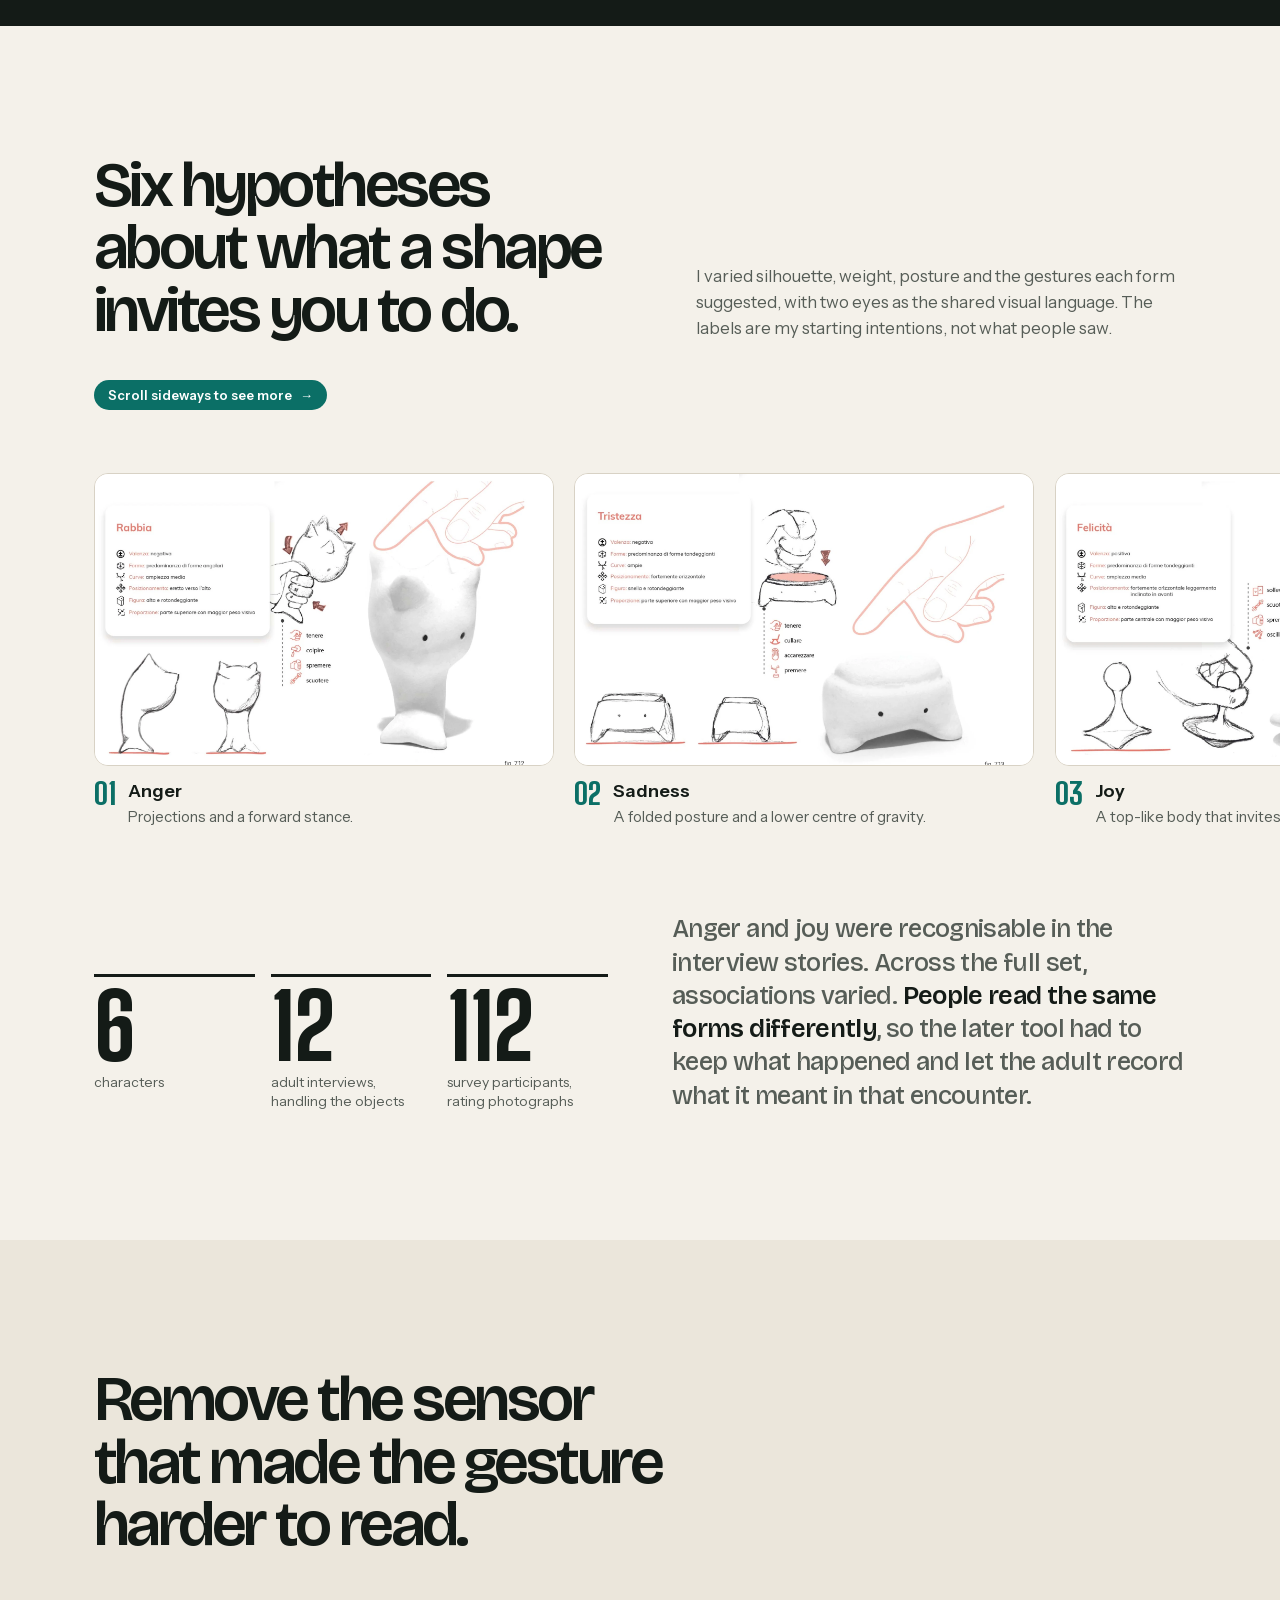
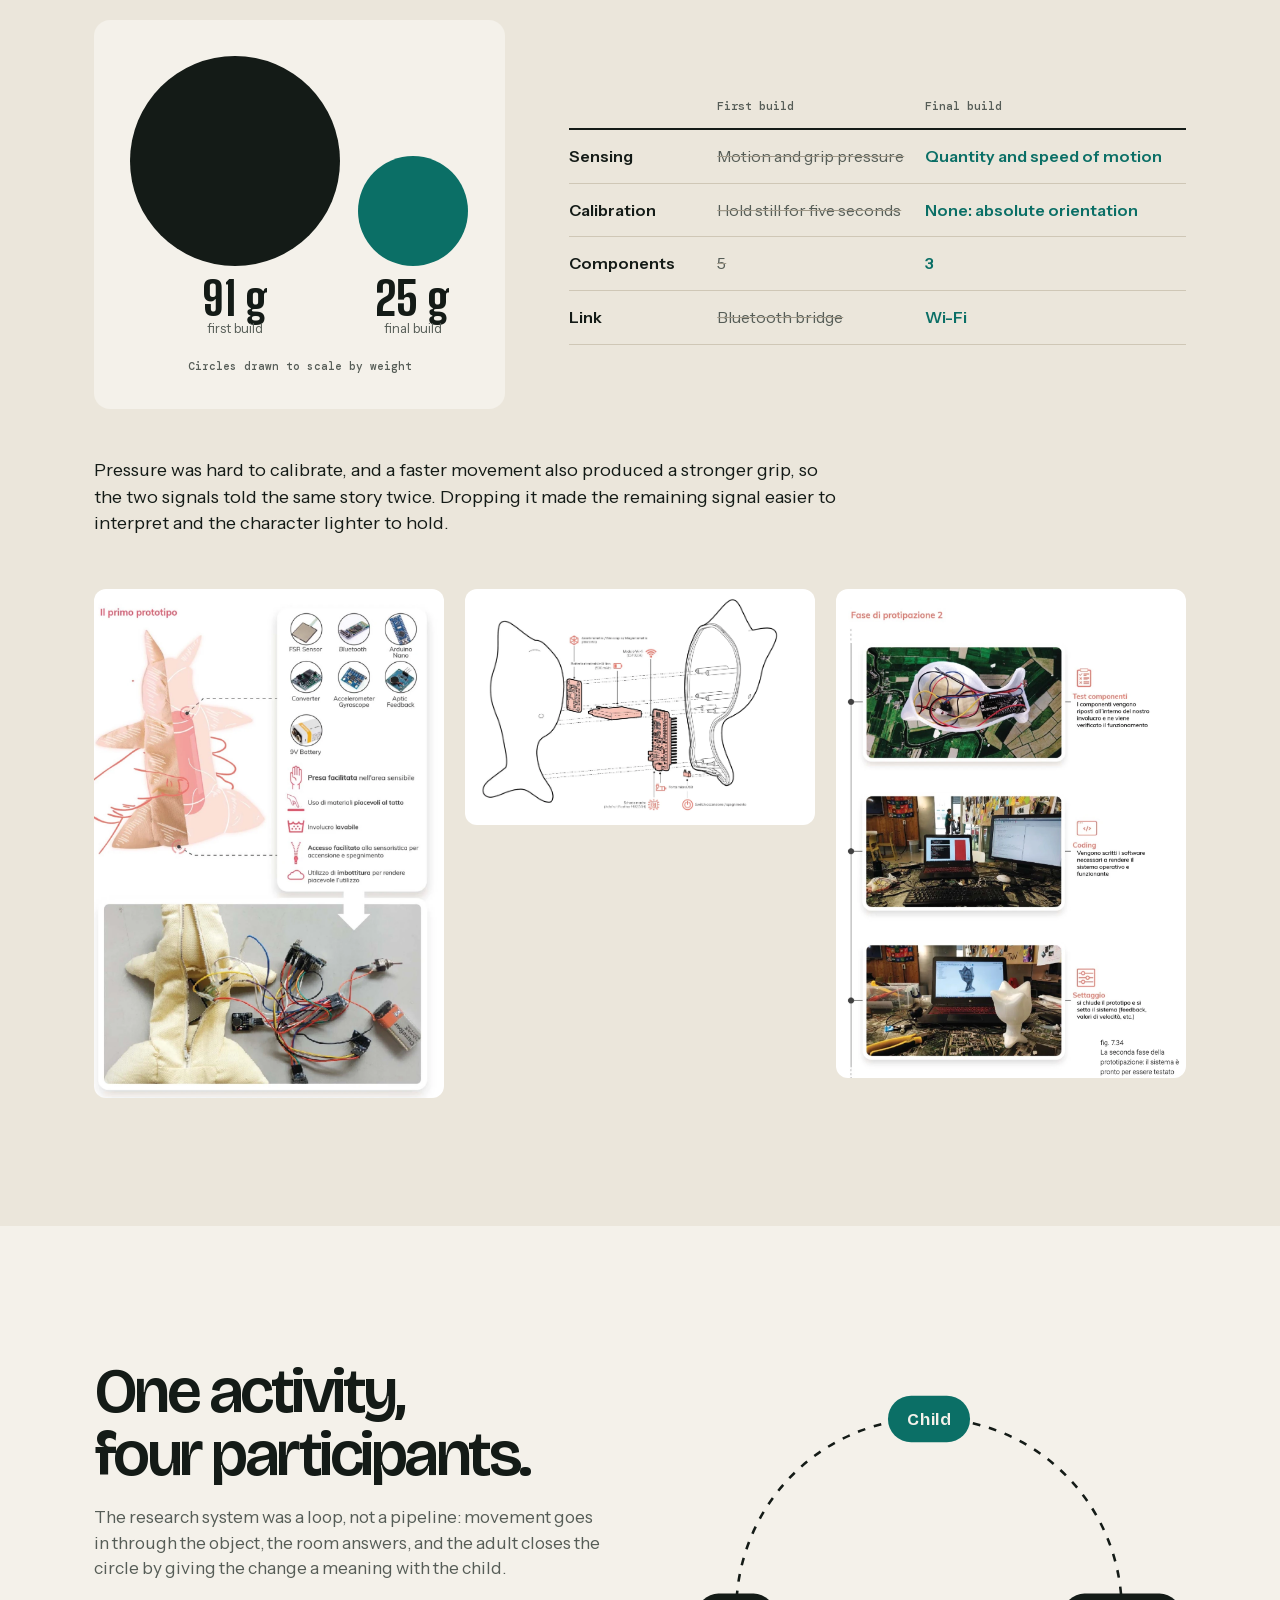
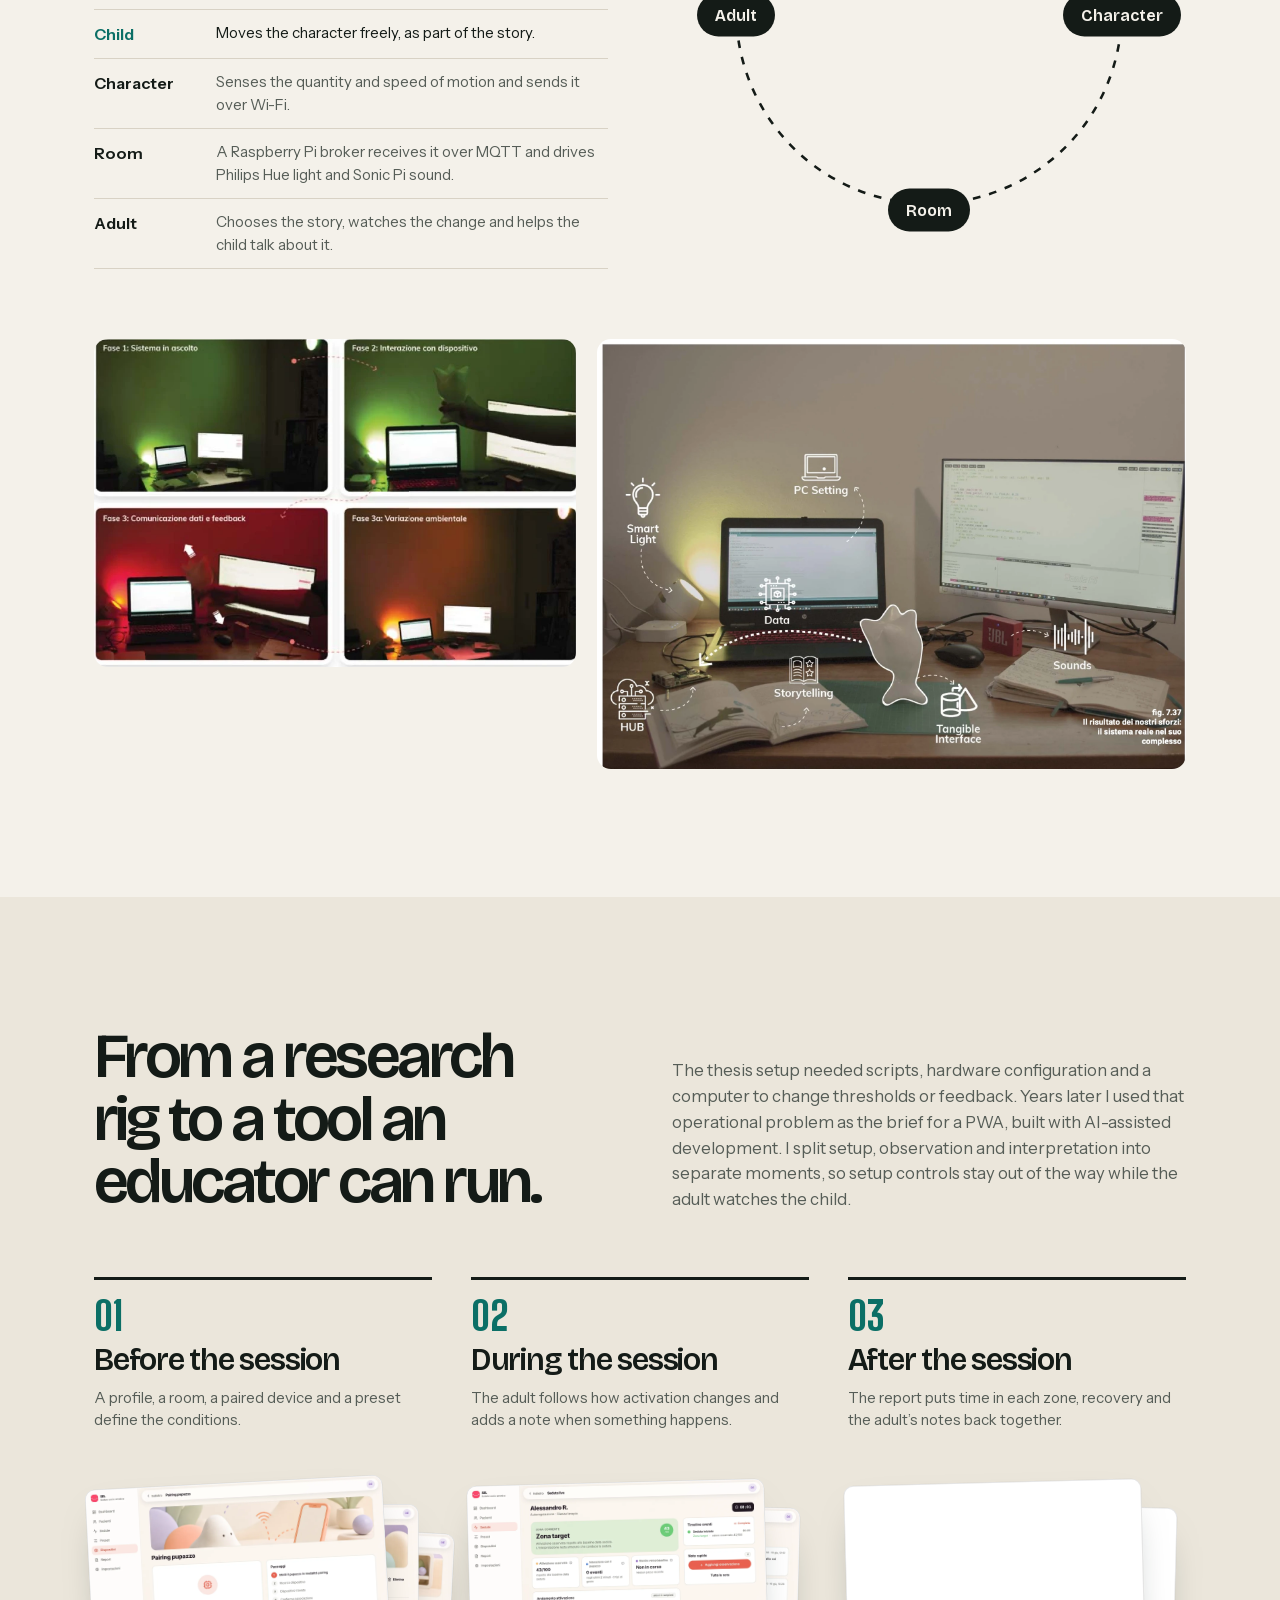
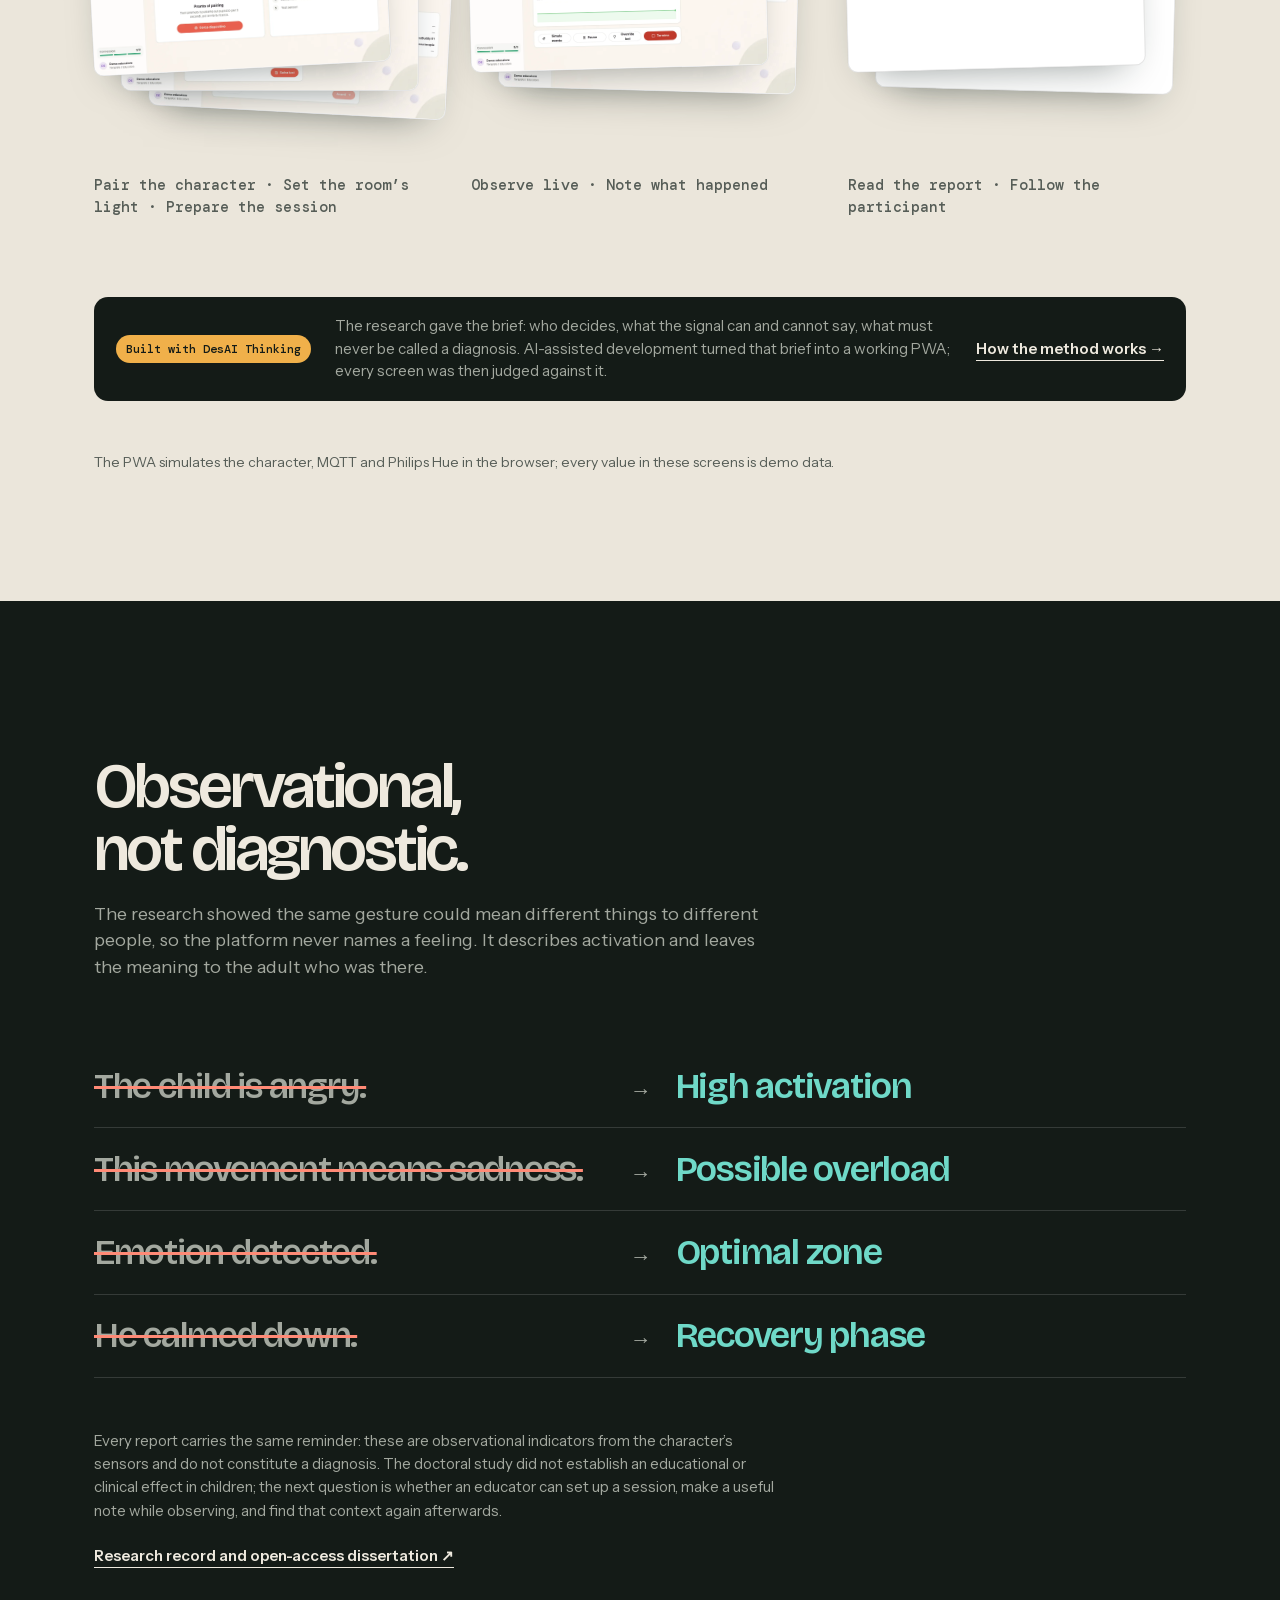
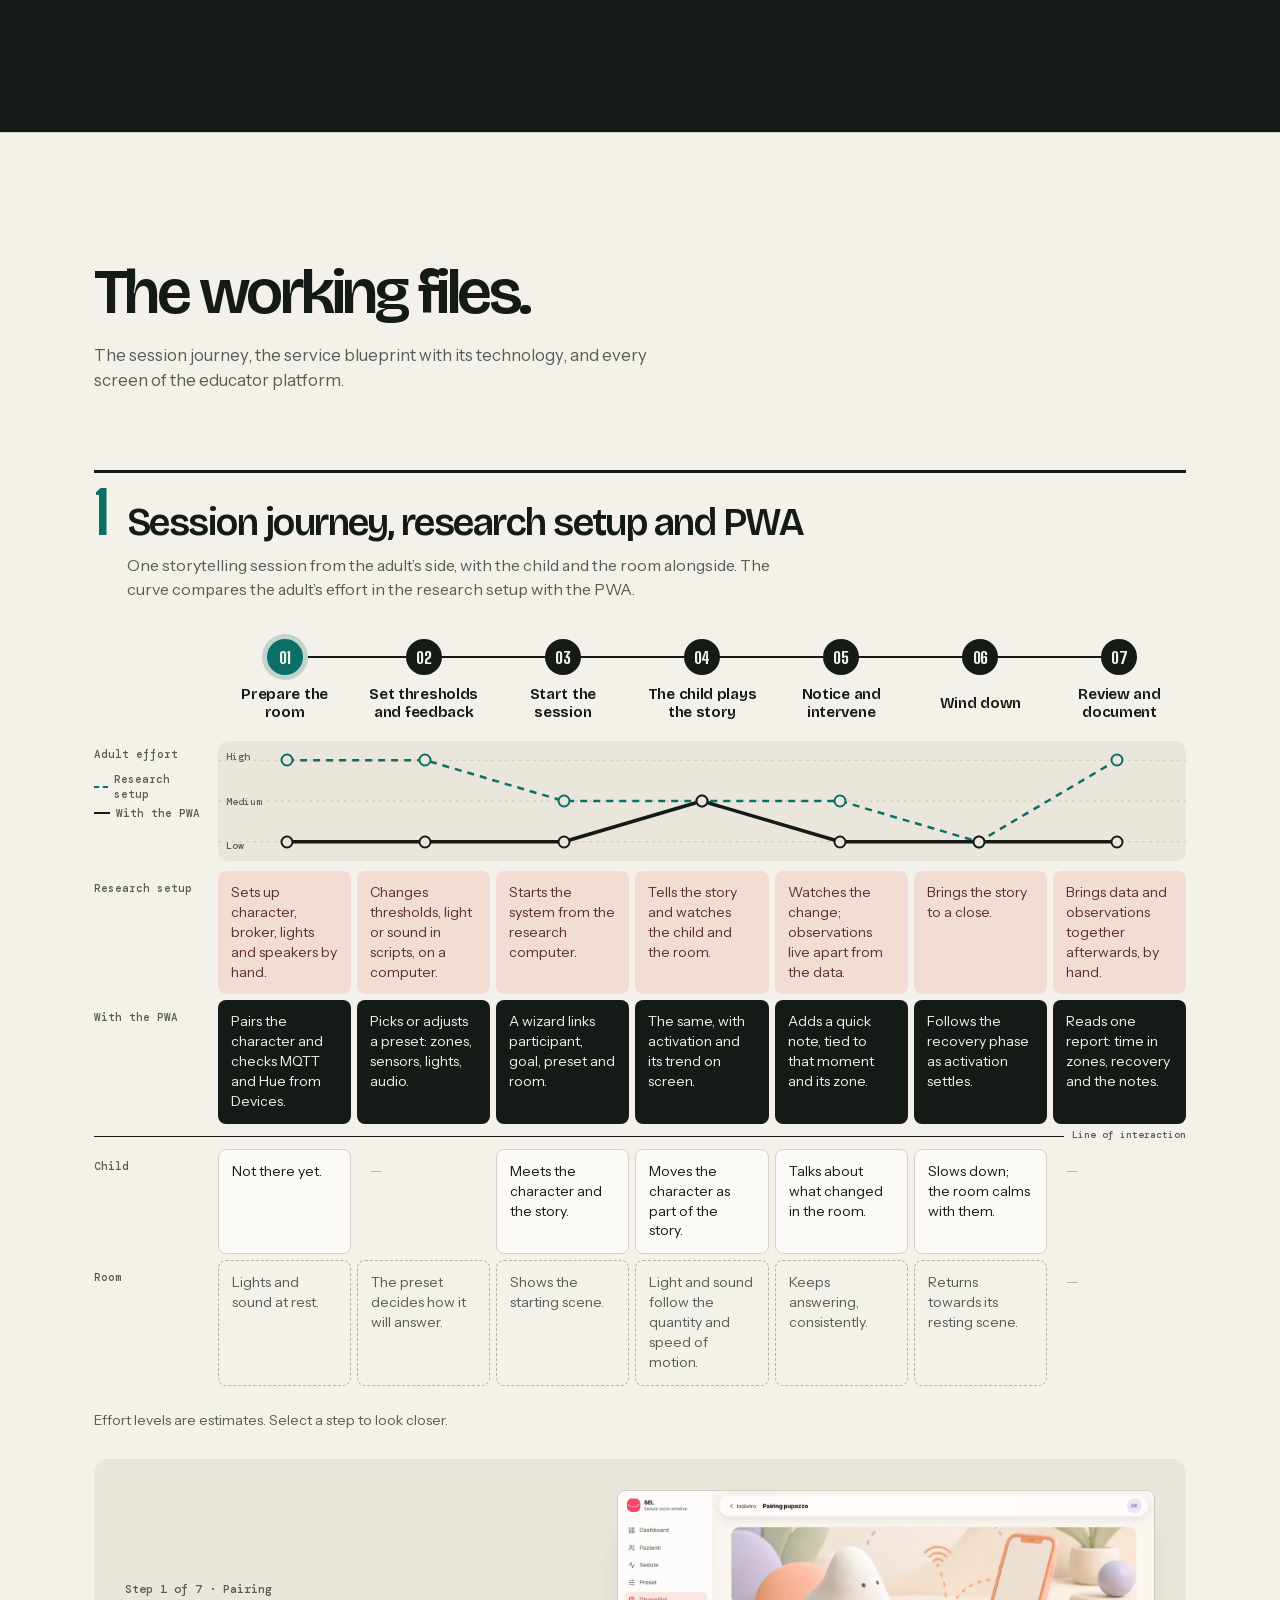
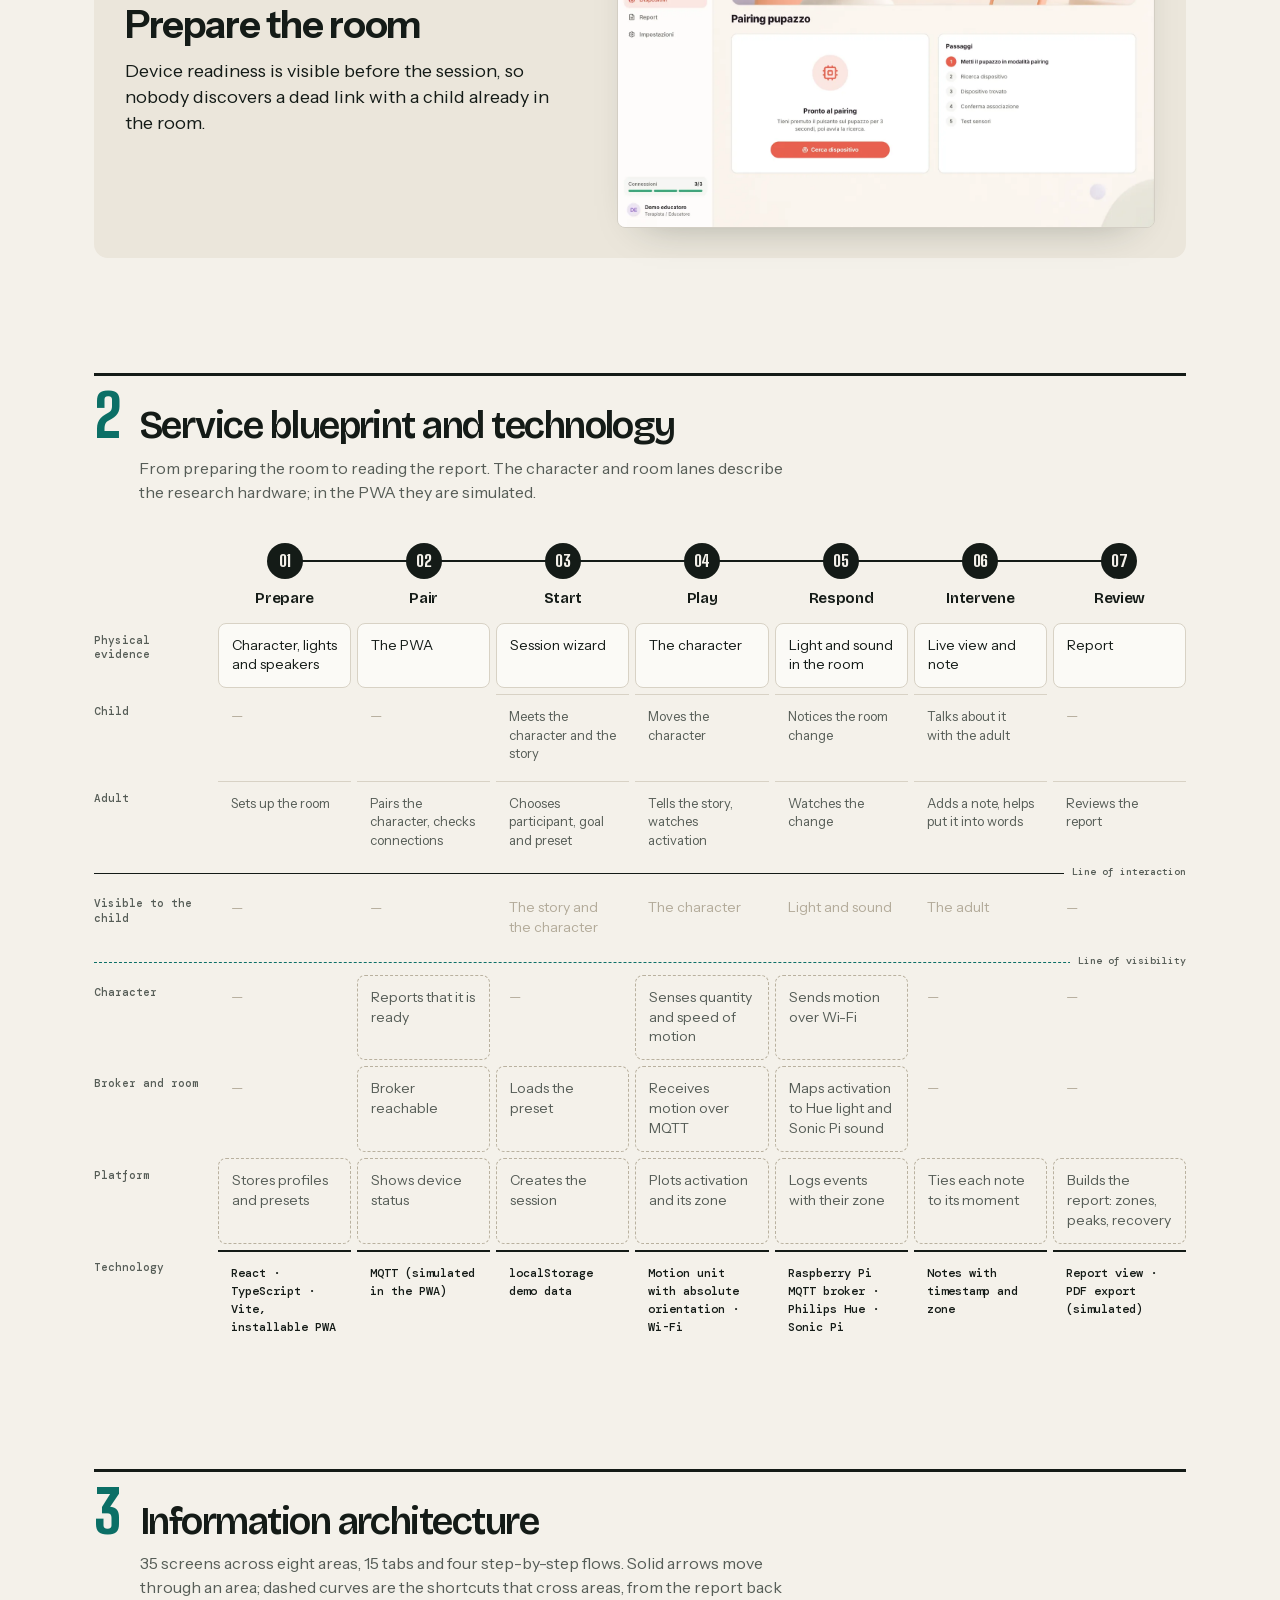
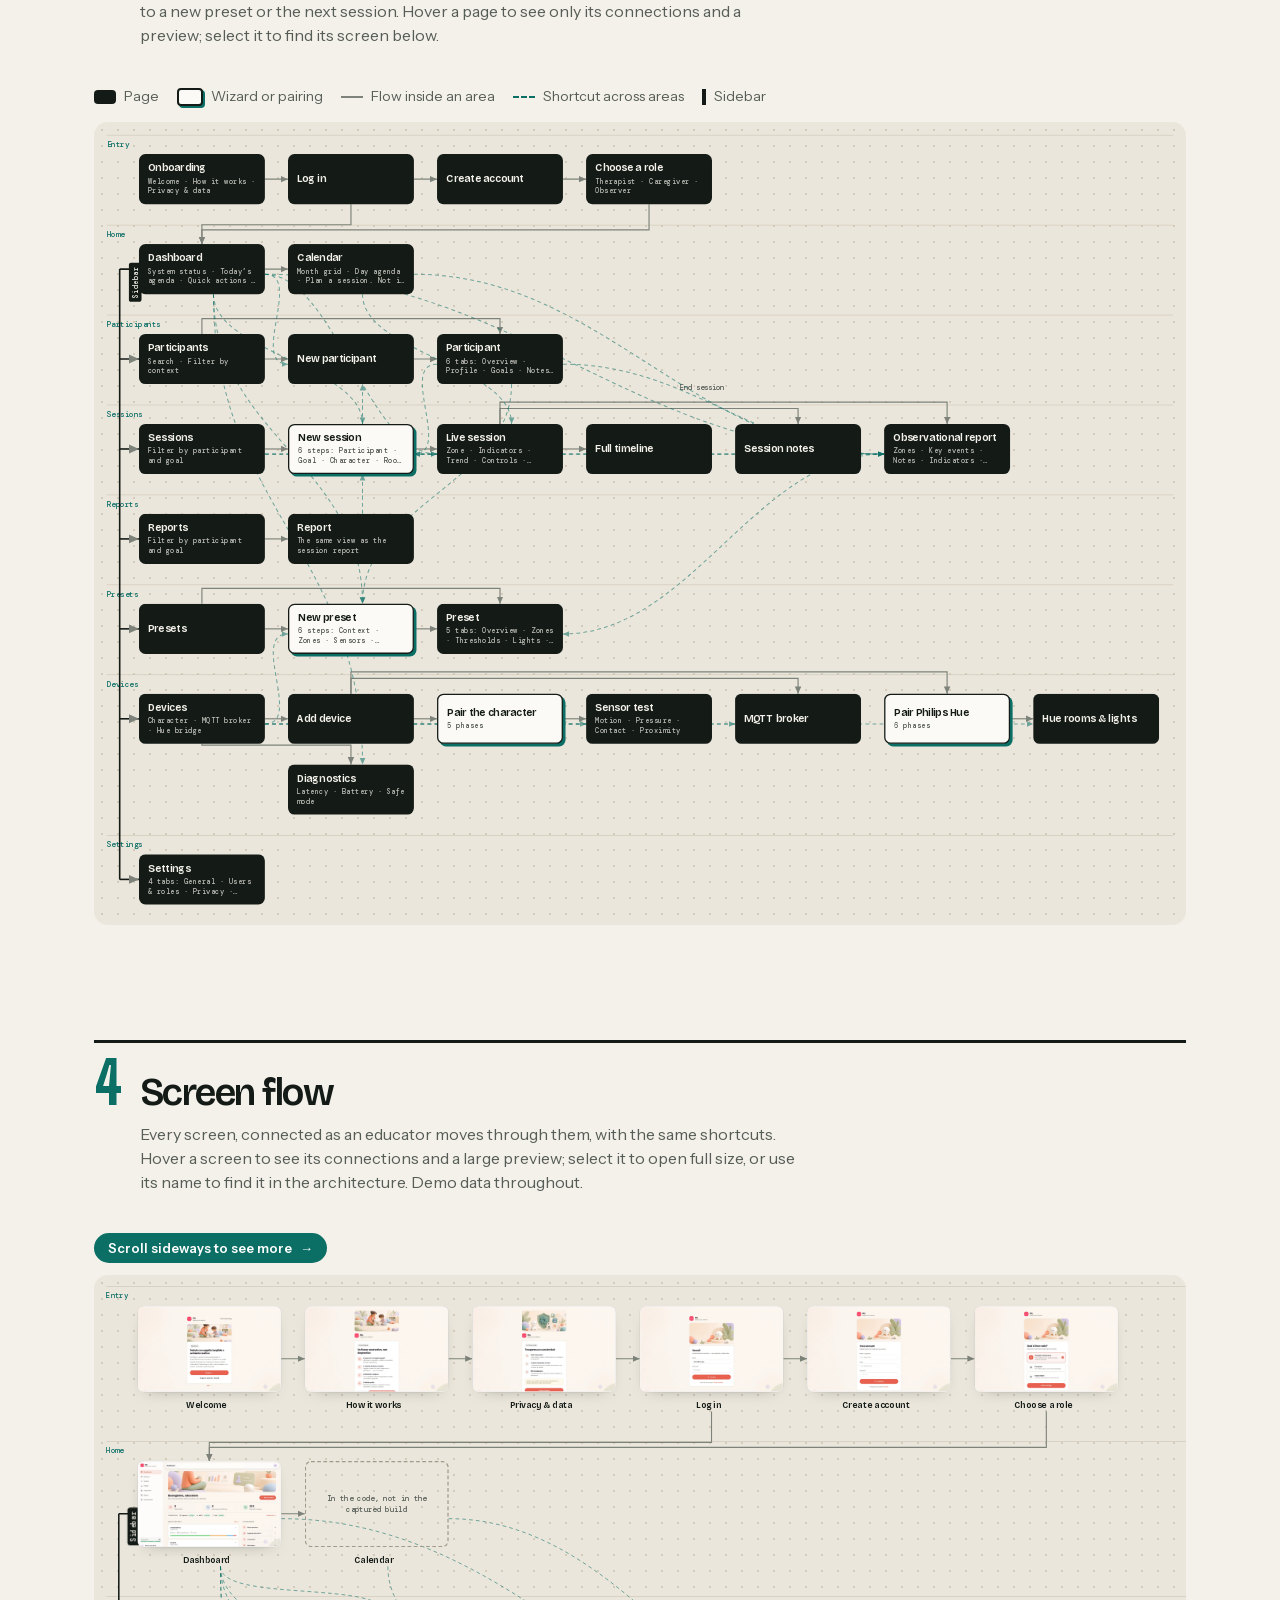
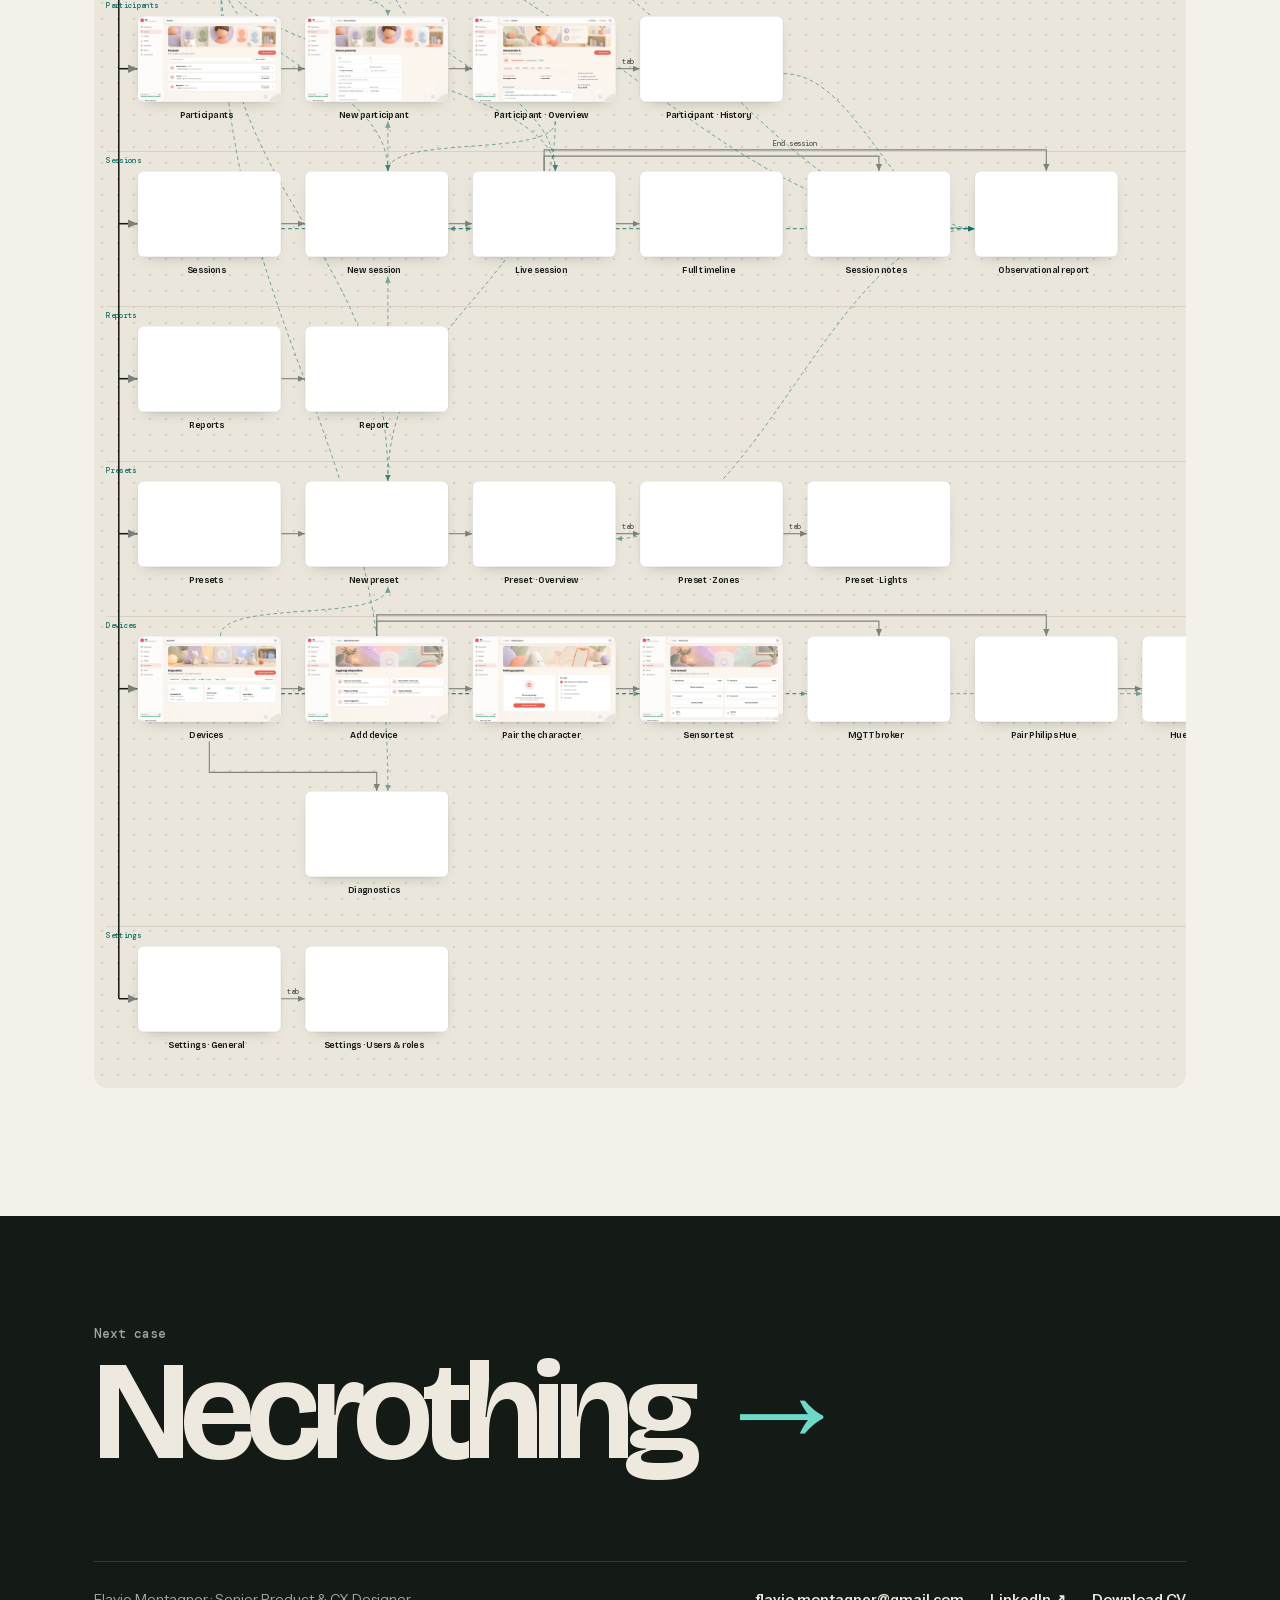
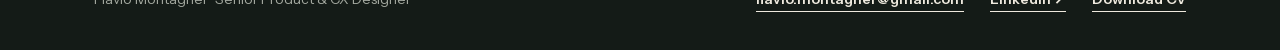
<file: sel.html>
<!doctype html>
<html lang="en" data-type="software" data-motion>
<head>
  <meta charset="utf-8"><meta name="viewport" content="width=device-width,initial-scale=1">
  <title>SEL · Flavio Montagner</title>
  <meta name="description" content="A doctoral study of tangible emotional expression, and the educator platform it became: a character that senses movement, a room that answers with light and sound, and an adult who helps put it into words."><meta name="theme-color" content="#f4f1ea">
  <meta name="page-type" content="software"><meta name="site-kind" content="software"><meta name="robots" content="noindex">
  <meta property="og:title" content="SEL · Flavio Montagner"><meta property="og:description" content="A doctoral study of tangible emotional expression, and the educator platform it became: a character that senses movement, a room that answers with light and sound, and an adult who helps put it into words."><meta property="og:image" content="assets/sel-complete.webp">
  <link rel="icon" type="image/png" href="assets/fm-icon.png"><link rel="apple-touch-icon" href="assets/fm-apple-touch.png"><link rel="stylesheet" href="style.css"><link rel="stylesheet" href="assets/motion/motion.css"><link rel="stylesheet" href="beta-lab.css"><link rel="stylesheet" href="sel-lab.css">
  <script>document.documentElement.classList.add('m-enter');setTimeout(()=>document.documentElement.classList.add('m-enter-done'),700)</script>
  <script src="beta-lab.js" defer></script><script src="assets/sel-character-model.js" defer></script><script src="sel-lab.js" defer></script><script src="interactions.js" defer></script>
</head>
<body class="beta-lab sel-lab">
  <a class="skip" href="#main">Skip to content</a>
  <header class="nav lab-mast">
    <div class="lab-nav-bar">
      <a class="lab-mark" href="index.html" aria-label="Flavio Montagner, home"><img src="assets/fm-head.webp" alt="" width="40" height="40"></a>
      <nav class="lab-nav" aria-label="Site"><div class="lab-drop"><a class="lab-nav-link is-site" href="index.html#work" aria-current="true" aria-haspopup="true">Work<i aria-hidden="true"></i></a><div class="lab-drop-panel" role="group" aria-label="Projects"><a href="beta.html">Beta Platform</a><a href="flowy.html">Flowy</a><a aria-current="page" href="sel.html">SEL</a><a href="necrothing.html">Necrothing</a></div></div><a class="lab-nav-link is-site" href="method.html">Method</a><a class="lab-nav-link is-site" href="index.html#about">About</a><a class="lab-nav-link is-site" href="index.html#contact">Contact</a></nav>
      <button class="lab-menu-toggle" type="button" data-menu-open aria-haspopup="dialog" aria-controls="lab-menu" aria-expanded="false" hidden>Menu</button>
    </div>
  </header>
  <nav class="lab-rail" aria-label="Page sections"><a class="lab-nav-link" href="#question"><span aria-hidden="true">01</span>Question</a><a class="lab-nav-link" href="#forms"><span aria-hidden="true">02</span>Forms</a><a class="lab-nav-link" href="#prototype"><span aria-hidden="true">03</span>Prototype</a><a class="lab-nav-link" href="#room"><span aria-hidden="true">04</span>Room</a><a class="lab-nav-link" href="#platform"><span aria-hidden="true">05</span>Platform</a><a class="lab-nav-link" href="#language"><span aria-hidden="true">06</span>Language</a><a class="lab-nav-link" href="#files"><span aria-hidden="true">07</span>Files</a></nav>
  <div class="lab-progress" aria-hidden="true"></div>
  <dialog id="lab-menu" aria-label="Menu">
    <div class="lab-menu-inner">
      <div class="lab-menu-bar"><a class="lab-menu-home" href="index.html" aria-label="Home"><svg viewBox="0 0 24 24" width="22" height="22" fill="none" stroke="currentColor" stroke-width="1.8" stroke-linecap="round" stroke-linejoin="round" aria-hidden="true"><path d="M3.5 10.5 12 3.5l8.5 7"/><path d="M5.5 9v10.5h4.5v-6h4v6h4.5V9"/></svg></a><button type="button" data-menu-close>Close</button></div>
      <details class="lab-menu-group lab-menu-context">
        <summary>On this page</summary>
        <nav class="lab-menu-items" aria-label="Page sections"><a class="lab-nav-link" href="#question"><span aria-hidden="true">01</span>Question</a><a class="lab-nav-link" href="#forms"><span aria-hidden="true">02</span>Forms</a><a class="lab-nav-link" href="#prototype"><span aria-hidden="true">03</span>Prototype</a><a class="lab-nav-link" href="#room"><span aria-hidden="true">04</span>Room</a><a class="lab-nav-link" href="#platform"><span aria-hidden="true">05</span>Platform</a><a class="lab-nav-link" href="#language"><span aria-hidden="true">06</span>Language</a><a class="lab-nav-link" href="#files"><span aria-hidden="true">07</span>Files</a></nav>
      </details>
      <nav class="lab-menu-nav" aria-label="Site"><details class="lab-menu-group">
        <summary>Work</summary>
        <div class="lab-menu-items"><a class="lab-nav-link is-site" href="index.html#work">All work</a><a class="lab-nav-link is-site" href="beta.html">Beta Platform</a><a class="lab-nav-link is-site" href="flowy.html">Flowy</a><a class="lab-nav-link is-site" aria-current="page" href="sel.html">SEL</a><a class="lab-nav-link is-site" href="necrothing.html">Necrothing</a></div>
      </details><a class="lab-nav-link is-site" href="method.html">Method</a><a class="lab-nav-link is-site" href="index.html#about">About</a><a class="lab-nav-link is-site" href="index.html#contact">Contact</a></nav>
    </div>
  </dialog>
  <a class="lab-top" href="#main" data-top aria-label="Back to top"><span aria-hidden="true">↑</span></a>
  <main id="main">
    <section id="overview" class="hero sl-hero" data-enter>
    <div class="wrap lab-shell sl-hero-grid">
      <div class="sl-hero-copy">
        <h1>Move the character. <em>The room answers.</em> An adult helps put it into words.</h1>
        <p class="sl-lede">My doctoral research asked whether a child could act through a tangible object, notice the room respond with light and sound, and talk about that change with an adult. Years later I turned the research setup into a working platform for educators.</p>
        <p class="sl-role"><strong>My role</strong> Doctoral researcher: interaction, form and prototype design. Later the educator PWA, end to end.</p>
      </div>
      <div class="sl-room" data-room>
        <div class="sl-room-light" aria-hidden="true"></div>
        <div class="sl-room-floor" aria-hidden="true"></div>
        <canvas class="sl-gl is-room" data-gl-room aria-hidden="true"></canvas>
        <canvas class="sl-gl" data-gl aria-hidden="true"></canvas>
        <button type="button" class="sl-char-handle" data-char aria-label="Character, a 3D model of the research prototype. Drag or shake it to raise the activation; let go to watch the room recover."><svg class="sl-char" viewBox="0 0 120 150" aria-hidden="true">
    <defs><radialGradient id="sl-clay" cx=".38" cy=".3" r=".8"><stop offset="0" stop-color="#ffffff"/><stop offset=".65" stop-color="#f1eee6"/><stop offset="1" stop-color="#d9d3c6"/></radialGradient></defs>
    <path d="M60 6 C68 22 72 28 82 38 C104 58 112 82 108 104 C103 132 84 146 60 146 C36 146 17 132 12 104 C8 82 16 58 38 38 C48 28 52 22 60 6 Z" fill="url(#sl-clay)"/>
    <circle class="sl-eye" cx="47" cy="86" r="4.2" fill="#141b17"/><circle class="sl-eye" cx="73" cy="86" r="4.2" fill="#141b17"/>
  </svg></button>
        <div class="sl-meter" aria-live="polite">
          <p class="sl-meter-zone"><span data-zone>Under-activation</span></p>
          <div class="sl-meter-bar"><i data-level></i><span class="z1"></span><span class="z2"></span><span class="z3"></span></div>
          <canvas class="sl-trace" width="320" height="56" data-trace aria-hidden="true"></canvas>
        </div>
        <p class="sl-room-hint">Drag or shake the character · illustrative</p>
      </div>
    </div>
  </section>
    <section id="question" class="sl-question"><div class="wrap lab-shell">
    <p class="sl-old" data-strike-line><span>Can a sensor tell how someone feels?</span></p>
    <h2 class="sl-new">Can a child act through an object, notice the room change, and talk about that change with an adult?</h2>
    <div class="sl-cols">
      <p>I started with a wearable and a connected home: could movement or a physiological signal say enough about stress for the room to respond usefully? The same level of activation could accompany very different experiences.</p>
      <p>A virtual focus group moved the work to a different setting: an adult and a child engaged in a story together. That shifted who had authority. The child could handle the character freely; the adult chose the story and helped interpret what happened.</p>
      <p>The system only had to respond consistently enough for the link between movement and feedback to be noticed. Meaning stayed with the people in the room.</p>
    </div>
  </div></section>
    <section id="forms" class="sl-forms"><div class="wrap lab-shell">
    <div class="sl-forms-head">
      <h2>Six hypotheses about what a shape invites you to do.</h2>
      <p>I varied silhouette, weight, posture and the gestures each form suggested, with two eyes as the shared visual language. The labels are my starting intentions, not what people saw.</p>
    </div>
  </div>
  <div class="sl-strip" data-strip tabindex="0" role="region" aria-label="Six form studies, scroll sideways">
    <figure class="sl-form">
      <a class="zoom" href="assets/sel-form-anger.webp" data-zoom aria-label="Enlarge image — Form study for anger from the doctoral thesis."><img src="assets/sel-form-anger.webp" alt="Form study for anger from the doctoral thesis." loading="lazy" decoding="async"><span class="zoom-sign" aria-hidden="true">⤢</span></a>
      <figcaption><span>01</span><b>Anger</b>Projections and a forward stance.</figcaption>
    </figure><figure class="sl-form">
      <a class="zoom" href="assets/sel-form-sadness.webp" data-zoom aria-label="Enlarge image — Form study for sadness from the doctoral thesis."><img src="assets/sel-form-sadness.webp" alt="Form study for sadness from the doctoral thesis." loading="lazy" decoding="async"><span class="zoom-sign" aria-hidden="true">⤢</span></a>
      <figcaption><span>02</span><b>Sadness</b>A folded posture and a lower centre of gravity.</figcaption>
    </figure><figure class="sl-form">
      <a class="zoom" href="assets/sel-form-joy.webp" data-zoom aria-label="Enlarge image — Form study for joy from the doctoral thesis."><img src="assets/sel-form-joy.webp" alt="Form study for joy from the doctoral thesis." loading="lazy" decoding="async"><span class="zoom-sign" aria-hidden="true">⤢</span></a>
      <figcaption><span>03</span><b>Joy</b>A top-like body that invites rotation.</figcaption>
    </figure><figure class="sl-form">
      <a class="zoom" href="assets/sel-form-disgust.webp" data-zoom aria-label="Enlarge image — Form study for disgust from the doctoral thesis."><img src="assets/sel-form-disgust.webp" alt="Form study for disgust from the doctoral thesis." loading="lazy" decoding="async"><span class="zoom-sign" aria-hidden="true">⤢</span></a>
      <figcaption><span>04</span><b>Disgust</b>Asymmetry and withdrawal.</figcaption>
    </figure><figure class="sl-form">
      <a class="zoom" href="assets/sel-form-fear.webp" data-zoom aria-label="Enlarge image — Form study for fear from the doctoral thesis."><img src="assets/sel-form-fear.webp" alt="Form study for fear from the doctoral thesis." loading="lazy" decoding="async"><span class="zoom-sign" aria-hidden="true">⤢</span></a>
      <figcaption><span>05</span><b>Fear</b>A low, extended outline and a rocking gesture.</figcaption>
    </figure><figure class="sl-form">
      <a class="zoom" href="assets/sel-form-surprise.webp" data-zoom aria-label="Enlarge image — Form study for surprise from the doctoral thesis."><img src="assets/sel-form-surprise.webp" alt="Form study for surprise from the doctoral thesis." loading="lazy" decoding="async"><span class="zoom-sign" aria-hidden="true">⤢</span></a>
      <figcaption><span>06</span><b>Surprise</b>A tall, rounded volume to lift and tilt.</figcaption>
    </figure>
  </div>
  <div class="wrap lab-shell">
    <div class="sl-evidence">
      <dl class="sl-counts">
        <div><dt>6</dt><dd>characters</dd></div>
        <div><dt>12</dt><dd>adult interviews, handling the objects</dd></div>
        <div><dt>112</dt><dd>survey participants, rating photographs</dd></div>
      </dl>
      <p class="sl-finding">Anger and joy were recognisable in the interview stories. Across the full set, associations varied. <b>People read the same forms differently</b>, so the later tool had to keep what happened and let the adult record what it meant in that encounter.</p>
    </div>
  </div></section>
    <section id="prototype" class="sl-proto"><div class="wrap lab-shell">
    <h2>Remove the sensor that made the gesture harder to read.</h2>
    <div class="sl-proto-grid">
      <div class="sl-weights" data-weights aria-label="Electronics weight went from 91 grams to 25 grams.">
        <figure><span class="sl-weight is-v1" style="--d:9.54"></span><figcaption><b>91 g</b>first build</figcaption></figure>
        <figure><span class="sl-weight is-v2" style="--d:5.00"></span><figcaption><b>25 g</b>final build</figcaption></figure>
        <p>Circles drawn to scale by weight</p>
      </div>
      <table class="sl-diff">
        <thead><tr><th></th><th>First build</th><th>Final build</th></tr></thead>
        <tbody>
          <tr><th>Sensing</th><td>Motion and grip pressure</td><td>Quantity and speed of motion</td></tr>
          <tr><th>Calibration</th><td>Hold still for five seconds</td><td>None: absolute orientation</td></tr>
          <tr><th>Components</th><td>5</td><td>3</td></tr>
          <tr><th>Link</th><td>Bluetooth bridge</td><td>Wi-Fi</td></tr>
        </tbody>
      </table>
    </div>
    <p class="sl-proto-why">Pressure was hard to calibrate, and a faster movement also produced a stronger grip, so the two signals told the same story twice. Dropping it made the remaining signal easier to interpret and the character lighter to hold.</p>
    <div class="sl-proto-shots">
      <figure><a class="zoom" href="assets/sel-prototype-one.webp" data-zoom aria-label="Enlarge image — First physical prototype: early shell, sensors and assembly, from the thesis."><img src="assets/sel-prototype-one.webp" alt="First physical prototype: early shell, sensors and assembly, from the thesis." loading="lazy" decoding="async"><span class="zoom-sign" aria-hidden="true">⤢</span></a></figure>
      <figure><a class="zoom" href="assets/sel-assembly.webp" data-zoom aria-label="Enlarge image — Exploded drawing of the character and its internal components, from the thesis."><img src="assets/sel-assembly.webp" alt="Exploded drawing of the character and its internal components, from the thesis." loading="lazy" decoding="async"><span class="zoom-sign" aria-hidden="true">⤢</span></a></figure>
      <figure><a class="zoom" href="assets/sel-prototype-two.webp" data-zoom aria-label="Enlarge image — Assembly and bench tests before testing the room response, from the thesis."><img src="assets/sel-prototype-two.webp" alt="Assembly and bench tests before testing the room response, from the thesis." loading="lazy" decoding="async"><span class="zoom-sign" aria-hidden="true">⤢</span></a></figure>
    </div>
  </div></section>
    <section id="room" class="sl-room-sec"><div class="wrap lab-shell">
    <div class="sl-loop-grid">
      <div>
        <h2>One activity, four participants.</h2>
        <p class="sl-loop-lede">The research system was a loop, not a pipeline: movement goes in through the object, the room answers, and the adult closes the circle by giving the change a meaning with the child.</p>
        <ol class="sl-loop-list"><li data-node="0"><b>Child</b>Moves the character freely, as part of the story.</li><li data-node="1"><b>Character</b>Senses the quantity and speed of motion and sends it over Wi-Fi.</li><li data-node="2"><b>Room</b>A Raspberry Pi broker receives it over MQTT and drives Philips Hue light and Sonic Pi sound.</li><li data-node="3"><b>Adult</b>Chooses the story, watches the change and helps the child talk about it.</li></ol>
      </div>
      <div class="sl-loop" data-loop aria-hidden="true">
        <svg viewBox="0 0 400 400">
          <circle class="sl-ring" cx="200" cy="200" r="150"/>
          <circle class="sl-runner" r="9" cx="200" cy="50"/>
        </svg>
        <span class="sl-node n0">Child</span><span class="sl-node n1">Character</span><span class="sl-node n2">Room</span><span class="sl-node n3">Adult</span>
      </div>
    </div>
    <div class="sl-lights"><a class="zoom" href="assets/sel-lights.webp" data-zoom aria-label="Enlarge image — Four phases of the room response in the hardware experiment, from the thesis."><img src="assets/sel-lights.webp" alt="Four phases of the room response in the hardware experiment, from the thesis." loading="lazy" decoding="async"><span class="zoom-sign" aria-hidden="true">⤢</span></a><a class="zoom" href="assets/sel-complete.webp" data-zoom aria-label="Enlarge image — The completed research system: character, lights, sound and the computer used for setup, from the thesis."><img src="assets/sel-complete.webp" alt="The completed research system: character, lights, sound and the computer used for setup, from the thesis." loading="lazy" decoding="async"><span class="zoom-sign" aria-hidden="true">⤢</span></a></div>
  </div></section>
    <section id="platform" class="sl-platform"><div class="wrap lab-shell">
    <div class="sl-platform-head">
      <h2>From a research rig to a tool an educator can run.</h2>
      <p>The thesis setup needed scripts, hardware configuration and a computer to change thresholds or feedback. Years later I used that operational problem as the brief for a PWA, built with AI-assisted development. I split setup, observation and interpretation into separate moments, so setup controls stay out of the way while the adult watches the child.</p>
    </div>
    <div class="sl-phases"><article class="sl-phase">
      <p class="sl-phase-num">01</p>
      <h3>Before the session</h3>
      <p>A profile, a room, a paired device and a preset define the conditions.</p>
      <div class="sl-fan" style="--n:3"><figure style="--j:0"><a class="zoom" href="assets/sel-lab-pairing.webp" data-zoom aria-label="Enlarge image — Pair the character: SEL educator PWA, demo data."><img src="assets/sel-lab-pairing.webp" alt="Pair the character: SEL educator PWA, demo data." loading="lazy" decoding="async"><span class="zoom-sign" aria-hidden="true">⤢</span></a><figcaption>Pair the character</figcaption></figure><figure style="--j:1"><a class="zoom" href="assets/sel-lab-preset-lights.webp" data-zoom aria-label="Enlarge image — Set the room’s light: SEL educator PWA, demo data."><img src="assets/sel-lab-preset-lights.webp" alt="Set the room’s light: SEL educator PWA, demo data." loading="lazy" decoding="async"><span class="zoom-sign" aria-hidden="true">⤢</span></a><figcaption>Set the room’s light</figcaption></figure><figure style="--j:2"><a class="zoom" href="assets/sel-lab-session-new.webp" data-zoom aria-label="Enlarge image — Prepare the session: SEL educator PWA, demo data."><img src="assets/sel-lab-session-new.webp" alt="Prepare the session: SEL educator PWA, demo data." loading="lazy" decoding="async"><span class="zoom-sign" aria-hidden="true">⤢</span></a><figcaption>Prepare the session</figcaption></figure></div>
      <p class="sl-fan-labels">Pair the character · Set the room’s light · Prepare the session</p>
    </article><article class="sl-phase">
      <p class="sl-phase-num">02</p>
      <h3>During the session</h3>
      <p>The adult follows how activation changes and adds a note when something happens.</p>
      <div class="sl-fan" style="--n:2"><figure style="--j:0"><a class="zoom" href="assets/sel-lab-live.webp" data-zoom aria-label="Enlarge image — Observe live: SEL educator PWA, demo data."><img src="assets/sel-lab-live.webp" alt="Observe live: SEL educator PWA, demo data." loading="lazy" decoding="async"><span class="zoom-sign" aria-hidden="true">⤢</span></a><figcaption>Observe live</figcaption></figure><figure style="--j:1"><a class="zoom" href="assets/sel-lab-notes.webp" data-zoom aria-label="Enlarge image — Note what happened: SEL educator PWA, demo data."><img src="assets/sel-lab-notes.webp" alt="Note what happened: SEL educator PWA, demo data." loading="lazy" decoding="async"><span class="zoom-sign" aria-hidden="true">⤢</span></a><figcaption>Note what happened</figcaption></figure></div>
      <p class="sl-fan-labels">Observe live · Note what happened</p>
    </article><article class="sl-phase">
      <p class="sl-phase-num">03</p>
      <h3>After the session</h3>
      <p>The report puts time in each zone, recovery and the adult’s notes back together.</p>
      <div class="sl-fan" style="--n:2"><figure style="--j:0"><a class="zoom" href="assets/sel-lab-report.webp" data-zoom aria-label="Enlarge image — Read the report: SEL educator PWA, demo data."><img src="assets/sel-lab-report.webp" alt="Read the report: SEL educator PWA, demo data." loading="lazy" decoding="async"><span class="zoom-sign" aria-hidden="true">⤢</span></a><figcaption>Read the report</figcaption></figure><figure style="--j:1"><a class="zoom" href="assets/sel-lab-patient.webp" data-zoom aria-label="Enlarge image — Follow the participant: SEL educator PWA, demo data."><img src="assets/sel-lab-patient.webp" alt="Follow the participant: SEL educator PWA, demo data." loading="lazy" decoding="async"><span class="zoom-sign" aria-hidden="true">⤢</span></a><figcaption>Follow the participant</figcaption></figure></div>
      <p class="sl-fan-labels">Read the report · Follow the participant</p>
    </article></div>
    <aside class="lab-method"><p class="lab-method-tag">Built with DesAI Thinking</p><p>The research gave the brief: who decides, what the signal can and cannot say, what must never be called a diagnosis. AI-assisted development turned that brief into a working PWA; every screen was then judged against it.</p><a class="lab-link" href="method.html">How the method works →</a></aside>
    <p class="sl-platform-note">The PWA simulates the character, MQTT and Philips Hue in the browser; every value in these screens is demo data.</p>
  </div></section>
    <section id="language" class="sl-language"><div class="wrap lab-shell">
    <h2>Observational, not diagnostic.</h2>
    <p class="sl-language-lede">The research showed the same gesture could mean different things to different people, so the platform never names a feeling. It describes activation and leaves the meaning to the adult who was there.</p>
    <ul class="sl-pairs"><li><s>The child is angry.</s><span aria-hidden="true">→</span><b>High activation</b></li><li><s>This movement means sadness.</s><span aria-hidden="true">→</span><b>Possible overload</b></li><li><s>Emotion detected.</s><span aria-hidden="true">→</span><b>Optimal zone</b></li><li><s>He calmed down.</s><span aria-hidden="true">→</span><b>Recovery phase</b></li></ul>
    <p class="sl-language-note">Every report carries the same reminder: these are observational indicators from the character’s sensors and do not constitute a diagnosis. The doctoral study did not establish an educational or clinical effect in children; the next question is whether an educator can set up a session, make a useful note while observing, and find that context again afterwards.</p>
    <a class="lab-link" href="https://www.polito.it/didattica/dottorato-di-ricerca-e-scuola-di-specializzazione/alumni?p=042481">Research record and open-access dissertation ↗</a>
  </div></section>
    <section id="files" class="lab-notes"><div class="wrap lab-shell">
      <h2>The working files.</h2>
      <p class="lab-files-lede">The session journey, the service blueprint with its technology, and every screen of the educator platform.</p>
      <div class="lab-files"><section class="lab-file" id="session-journey" aria-labelledby="session-journey-title">
    <header class="lab-file-head"><span class="lab-num" aria-hidden="true">1</span><h3 id="session-journey-title">Session journey, research setup and PWA</h3><p>One storytelling session from the adult’s side, with the child and the room alongside. The curve compares the adult’s effort in the research setup with the PWA.</p></header>
    <div class="lab-journey" data-lab-tabs><div class="lab-jmap-scroll"><div class="lab-jmap" style="--n:7">
    <p class="lab-jrow-label is-head"></p>
    <div class="lab-jhead" data-tab-list aria-label="Session journey steps"><button type="button" id="sj-tab-prepare" data-lab-tab aria-controls="sj-stage-prepare" data-col="0"><span>01</span>Prepare the room</button><button type="button" id="sj-tab-configure" data-lab-tab aria-controls="sj-stage-configure" data-col="1"><span>02</span>Set thresholds and feedback</button><button type="button" id="sj-tab-start" data-lab-tab aria-controls="sj-stage-start" data-col="2"><span>03</span>Start the session</button><button type="button" id="sj-tab-play" data-lab-tab aria-controls="sj-stage-play" data-col="3"><span>04</span>The child plays the story</button><button type="button" id="sj-tab-intervene" data-lab-tab aria-controls="sj-stage-intervene" data-col="4"><span>05</span>Notice and intervene</button><button type="button" id="sj-tab-wind" data-lab-tab aria-controls="sj-stage-wind" data-col="5"><span>06</span>Wind down</button><button type="button" id="sj-tab-review" data-lab-tab aria-controls="sj-stage-review" data-col="6"><span>07</span>Review and document</button></div>
    <p class="lab-jrow-label is-curve"><span class="lab-jtag">Adult effort</span><span><b class="k-was">Research setup</b><b class="k-now">With the PWA</b></span></p>
    <div class="lab-jcurve" role="img" aria-label="Adult effort at each step: research setup and with the pwa.">
      <span class="lab-jaxis" aria-hidden="true"><i>High</i><i>Medium</i><i>Low</i></span>
      <svg viewBox="0 0 100 100" preserveAspectRatio="none" aria-hidden="true">
        <line x1="0" x2="100" y1="16" y2="16" class="grid"/><line x1="0" x2="100" y1="50" y2="50" class="grid"/><line x1="0" x2="100" y1="84" y2="84" class="grid"/>
        <polyline class="was" points="7.142857142857142,16 21.428571428571427,16 35.714285714285715,50 50,50 64.28571428571429,50 78.57142857142857,84 92.85714285714286,16"/><polyline class="now" points="7.142857142857142,84 21.428571428571427,84 35.714285714285715,84 50,50 64.28571428571429,84 78.57142857142857,84 92.85714285714286,84"/>
      </svg>
      <i class="dot was" style="left:7.142857142857142%;top:16%"></i><i class="dot now" style="left:7.142857142857142%;top:84%"></i><i class="dot was" style="left:21.428571428571427%;top:16%"></i><i class="dot now" style="left:21.428571428571427%;top:84%"></i><i class="dot was" style="left:35.714285714285715%;top:50%"></i><i class="dot now" style="left:35.714285714285715%;top:84%"></i><i class="dot was" style="left:50%;top:50%"></i><i class="dot now" style="left:50%;top:50%"></i><i class="dot was" style="left:64.28571428571429%;top:50%"></i><i class="dot now" style="left:64.28571428571429%;top:84%"></i><i class="dot was" style="left:78.57142857142857%;top:84%"></i><i class="dot now" style="left:78.57142857142857%;top:84%"></i><i class="dot was" style="left:92.85714285714286%;top:16%"></i><i class="dot now" style="left:92.85714285714286%;top:84%"></i>
    </div>
    <p class="lab-jrow-label is-before"><span class="lab-jtag">Research setup</span></p><div class="lab-jcell is-before" data-col="0">Sets up character, broker, lights and speakers by hand.</div><div class="lab-jcell is-before" data-col="1">Changes thresholds, light or sound in scripts, on a computer.</div><div class="lab-jcell is-before" data-col="2">Starts the system from the research computer.</div><div class="lab-jcell is-before" data-col="3">Tells the story and watches the child and the room.</div><div class="lab-jcell is-before" data-col="4">Watches the change; observations live apart from the data.</div><div class="lab-jcell is-before" data-col="5">Brings the story to a close.</div><div class="lab-jcell is-before" data-col="6">Brings data and observations together afterwards, by hand.</div><p class="lab-jrow-label is-after"><span class="lab-jtag">With the PWA</span></p><div class="lab-jcell is-after" data-col="0">Pairs the character and checks MQTT and Hue from Devices.</div><div class="lab-jcell is-after" data-col="1">Picks or adjusts a preset: zones, sensors, lights, audio.</div><div class="lab-jcell is-after" data-col="2">A wizard links participant, goal, preset and room.</div><div class="lab-jcell is-after" data-col="3">The same, with activation and its trend on screen.</div><div class="lab-jcell is-after" data-col="4">Adds a quick note, tied to that moment and its zone.</div><div class="lab-jcell is-after" data-col="5">Follows the recovery phase as activation settles.</div><div class="lab-jcell is-after" data-col="6">Reads one report: time in zones, recovery and the notes.</div>
    <p class="lab-jline" aria-hidden="true"><span>Line of interaction</span></p>
    <p class="lab-jrow-label is-front"><span class="lab-jtag">Child</span></p><div class="lab-jcell is-front" data-col="0">Not there yet.</div><div class="lab-jcell is-empty" data-col="1">—</div><div class="lab-jcell is-front" data-col="2">Meets the character and the story.</div><div class="lab-jcell is-front" data-col="3">Moves the character as part of the story.</div><div class="lab-jcell is-front" data-col="4">Talks about what changed in the room.</div><div class="lab-jcell is-front" data-col="5">Slows down; the room calms with them.</div><div class="lab-jcell is-empty" data-col="6">—</div><p class="lab-jrow-label is-back"><span class="lab-jtag">Room</span></p><div class="lab-jcell is-back" data-col="0">Lights and sound at rest.</div><div class="lab-jcell is-back" data-col="1">The preset decides how it will answer.</div><div class="lab-jcell is-back" data-col="2">Shows the starting scene.</div><div class="lab-jcell is-back" data-col="3">Light and sound follow the quantity and speed of motion.</div><div class="lab-jcell is-back" data-col="4">Keeps answering, consistently.</div><div class="lab-jcell is-back" data-col="5">Returns towards its resting scene.</div><div class="lab-jcell is-empty" data-col="6">—</div>
    
  </div></div><p class="lab-files-note">Effort levels are estimates. Select a step to look closer.</p><article class="lab-stage" id="sj-stage-prepare" data-tab-panel>
      <div class="lab-stage-text">
        <p class="lab-stage-step">Step 1 of 7 · Pairing</p>
        <h4>Prepare the room</h4>
        <p class="lab-stage-note">Device readiness is visible before the session, so nobody discovers a dead link with a child already in the room.</p>
      </div>
      <a class="zoom lab-stage-shot" data-zoom href="assets/sel-lab-pairing.webp"><img src="assets/sel-lab-pairing.webp" alt="Pairing in the SEL educator PWA, demo data." loading="lazy" decoding="async"><span class="zoom-sign" aria-hidden="true">⤢</span></a>
    </article><article class="lab-stage" id="sj-stage-configure" data-tab-panel>
      <div class="lab-stage-text">
        <p class="lab-stage-step">Step 2 of 7 · Preset, lights</p>
        <h4>Set thresholds and feedback</h4>
        <p class="lab-stage-note">What used to be edits in a script became a reusable preset: zones, sensor thresholds, light and audio.</p>
      </div>
      <a class="zoom lab-stage-shot" data-zoom href="assets/sel-lab-preset-lights.webp"><img src="assets/sel-lab-preset-lights.webp" alt="Preset, lights in the SEL educator PWA, demo data." loading="lazy" decoding="async"><span class="zoom-sign" aria-hidden="true">⤢</span></a>
    </article><article class="lab-stage" id="sj-stage-start" data-tab-panel>
      <div class="lab-stage-text">
        <p class="lab-stage-step">Step 3 of 7 · New session</p>
        <h4>Start the session</h4>
        <p class="lab-stage-note">The wizard keeps a running summary, so earlier choices stay visible until the session starts.</p>
      </div>
      <a class="zoom lab-stage-shot" data-zoom href="assets/sel-lab-session-new.webp"><img src="assets/sel-lab-session-new.webp" alt="New session in the SEL educator PWA, demo data." loading="lazy" decoding="async"><span class="zoom-sign" aria-hidden="true">⤢</span></a>
    </article><article class="lab-stage" id="sj-stage-play" data-tab-panel>
      <div class="lab-stage-text">
        <p class="lab-stage-step">Step 4 of 7 · Live session</p>
        <h4>The child plays the story</h4>
        <p class="lab-stage-note">During the activity the only question on screen is how activation is changing. Setup controls are elsewhere.</p>
      </div>
      <a class="zoom lab-stage-shot" data-zoom href="assets/sel-lab-live.webp"><img src="assets/sel-lab-live.webp" alt="Live session in the SEL educator PWA, demo data." loading="lazy" decoding="async"><span class="zoom-sign" aria-hidden="true">⤢</span></a>
    </article><article class="lab-stage" id="sj-stage-intervene" data-tab-panel>
      <div class="lab-stage-text">
        <p class="lab-stage-step">Step 5 of 7 · Session notes</p>
        <h4>Notice and intervene</h4>
        <p class="lab-stage-note">A note is attached to the moment and the zone it was written in, so it can be read next to the data later.</p>
      </div>
      <a class="zoom lab-stage-shot" data-zoom href="assets/sel-lab-notes.webp"><img src="assets/sel-lab-notes.webp" alt="Session notes in the SEL educator PWA, demo data." loading="lazy" decoding="async"><span class="zoom-sign" aria-hidden="true">⤢</span></a>
    </article><article class="lab-stage" id="sj-stage-wind" data-tab-panel>
      <div class="lab-stage-text">
        <p class="lab-stage-step">Step 6 of 7 · Live session</p>
        <h4>Wind down</h4>
        <p class="lab-stage-note">Recovery is described as a phase of activation, not as a feeling: the adult decides what it meant.</p>
      </div>
      <a class="zoom lab-stage-shot" data-zoom href="assets/sel-lab-live.webp"><img src="assets/sel-lab-live.webp" alt="Live session in the SEL educator PWA, demo data." loading="lazy" decoding="async"><span class="zoom-sign" aria-hidden="true">⤢</span></a>
    </article><article class="lab-stage" id="sj-stage-review" data-tab-panel>
      <div class="lab-stage-text">
        <p class="lab-stage-step">Step 7 of 7 · Report</p>
        <h4>Review and document</h4>
        <p class="lab-stage-note">The report brings the evidence and the adult’s observations back together, with a reminder that it is not a diagnosis.</p>
      </div>
      <a class="zoom lab-stage-shot" data-zoom href="assets/sel-lab-report.webp"><img src="assets/sel-lab-report.webp" alt="Report in the SEL educator PWA, demo data." loading="lazy" decoding="async"><span class="zoom-sign" aria-hidden="true">⤢</span></a>
    </article></div>
  </section><section class="lab-file" id="blueprint" aria-labelledby="blueprint-title">
    <header class="lab-file-head"><span class="lab-num" aria-hidden="true">2</span><h3 id="blueprint-title">Service blueprint and technology</h3><p>From preparing the room to reading the report. The character and room lanes describe the research hardware; in the PWA they are simulated.</p></header>
    <div class="lab-jmap-scroll fl-blueprint"><div class="lab-jmap" style="--n:7">
    <p class="lab-jrow-label is-head"></p>
    <div class="lab-jhead"><p><span>01</span>Prepare</p><p><span>02</span>Pair</p><p><span>03</span>Start</p><p><span>04</span>Play</p><p><span>05</span>Respond</p><p><span>06</span>Intervene</p><p><span>07</span>Review</p></div>
    <p class="lab-jrow-label is-front"><span class="lab-jtag">Physical evidence</span></p><div class="lab-jcell is-front">Character, lights and speakers</div><div class="lab-jcell is-front">The PWA</div><div class="lab-jcell is-front">Session wizard</div><div class="lab-jcell is-front">The character</div><div class="lab-jcell is-front">Light and sound in the room</div><div class="lab-jcell is-front">Live view and note</div><div class="lab-jcell is-front">Report</div><p class="lab-jrow-label is-people"><span class="lab-jtag">Child</span></p><div class="lab-jcell is-empty">—</div><div class="lab-jcell is-empty">—</div><div class="lab-jcell is-people">Meets the character and the story</div><div class="lab-jcell is-people">Moves the character</div><div class="lab-jcell is-people">Notices the room change</div><div class="lab-jcell is-people">Talks about it with the adult</div><div class="lab-jcell is-empty">—</div><p class="lab-jrow-label is-people"><span class="lab-jtag">Adult</span></p><div class="lab-jcell is-people">Sets up the room</div><div class="lab-jcell is-people">Pairs the character, checks connections</div><div class="lab-jcell is-people">Chooses participant, goal and preset</div><div class="lab-jcell is-people">Tells the story, watches activation</div><div class="lab-jcell is-people">Watches the change</div><div class="lab-jcell is-people">Adds a note, helps put it into words</div><div class="lab-jcell is-people">Reviews the report</div><p class="lab-jline" aria-hidden="true"><span>Line of interaction</span></p><p class="lab-jrow-label is-empty"><span class="lab-jtag">Visible to the child</span></p><div class="lab-jcell is-empty">—</div><div class="lab-jcell is-empty">—</div><div class="lab-jcell is-empty">The story and the character</div><div class="lab-jcell is-empty">The character</div><div class="lab-jcell is-empty">Light and sound</div><div class="lab-jcell is-empty">The adult</div><div class="lab-jcell is-empty">—</div><p class="lab-jline is-visibility" aria-hidden="true"><span>Line of visibility</span></p><p class="lab-jrow-label is-back"><span class="lab-jtag">Character</span></p><div class="lab-jcell is-empty">—</div><div class="lab-jcell is-back">Reports that it is ready</div><div class="lab-jcell is-empty">—</div><div class="lab-jcell is-back">Senses quantity and speed of motion</div><div class="lab-jcell is-back">Sends motion over Wi-Fi</div><div class="lab-jcell is-empty">—</div><div class="lab-jcell is-empty">—</div><p class="lab-jrow-label is-back"><span class="lab-jtag">Broker and room</span></p><div class="lab-jcell is-empty">—</div><div class="lab-jcell is-back">Broker reachable</div><div class="lab-jcell is-back">Loads the preset</div><div class="lab-jcell is-back">Receives motion over MQTT</div><div class="lab-jcell is-back">Maps activation to Hue light and Sonic Pi sound</div><div class="lab-jcell is-empty">—</div><div class="lab-jcell is-empty">—</div><p class="lab-jrow-label is-back"><span class="lab-jtag">Platform</span></p><div class="lab-jcell is-back">Stores profiles and presets</div><div class="lab-jcell is-back">Shows device status</div><div class="lab-jcell is-back">Creates the session</div><div class="lab-jcell is-back">Plots activation and its zone</div><div class="lab-jcell is-back">Logs events with their zone</div><div class="lab-jcell is-back">Ties each note to its moment</div><div class="lab-jcell is-back">Builds the report: zones, peaks, recovery</div><p class="lab-jrow-label is-tech"><span class="lab-jtag">Technology</span></p><div class="lab-jcell is-tech">React · TypeScript · Vite, installable PWA</div><div class="lab-jcell is-tech">MQTT (simulated in the PWA)</div><div class="lab-jcell is-tech">localStorage demo data</div><div class="lab-jcell is-tech">Motion unit with absolute orientation · Wi-Fi</div><div class="lab-jcell is-tech">Raspberry Pi MQTT broker · Philips Hue · Sonic Pi</div><div class="lab-jcell is-tech">Notes with timestamp and zone</div><div class="lab-jcell is-tech">Report view · PDF export (simulated)</div>
  </div></div>
  </section><section class="lab-file" id="architecture" aria-labelledby="architecture-title">
    <header class="lab-file-head"><span class="lab-num" aria-hidden="true">3</span><h3 id="architecture-title">Information architecture</h3><p>35 screens across eight areas, 15 tabs and four step-by-step flows. Solid arrows move through an area; dashed curves are the shortcuts that cross areas, from the report back to a new preset or the next session. Hover a page to see only its connections and a preview; select it to find its screen below.</p></header>
    <p class="lab-gkey sg-key"><span class="is-page">Page</span><span class="is-wizard">Wizard or pairing</span><span class="k-flow">Flow inside an area</span><span class="k-cross">Shortcut across areas</span><span class="k-spine">Sidebar</span></p>
  <div class="lab-canvas sg" data-canvas data-graph data-w="1700" data-h="1250" role="region" aria-label="SEL educator PWA information architecture" tabindex="0">
    <div class="lab-canvas-size"><div class="lab-canvas-inner" style="width:1700px;height:1250px"><p class="lab-gband" style="--band-y:20px">Entry</p><p class="lab-gband" style="--band-y:160px">Home</p><p class="lab-gband" style="--band-y:300px">Participants</p><p class="lab-gband" style="--band-y:440px">Sessions</p><p class="lab-gband" style="--band-y:580px">Reports</p><p class="lab-gband" style="--band-y:720px">Presets</p><p class="lab-gband" style="--band-y:860px">Devices</p><p class="lab-gband" style="--band-y:1110px">Settings</p><svg class="sg-wires" viewBox="0 0 1700 1250" aria-hidden="true">
    <defs><marker id="sel-ia-flow" viewBox="0 0 10 10" refX="9" refY="5" markerWidth="7" markerHeight="7" orient="auto"><path d="M0 1 L9 5 L0 9 Z" class="sg-arrow is-flow"/></marker><marker id="sel-ia-cross" viewBox="0 0 10 10" refX="9" refY="5" markerWidth="7" markerHeight="7" orient="auto"><path d="M0 1 L9 5 L0 9 Z" class="sg-arrow is-cross"/></marker></defs>
    <g class="sg-spine"><path d="M40 229 V1179"/><path d="M40 229 H70" marker-end="url(#sel-ia-flow)"/><path d="M40 369 H70" marker-end="url(#sel-ia-flow)"/><path d="M40 509 H70" marker-end="url(#sel-ia-flow)"/><path d="M40 649 H70" marker-end="url(#sel-ia-flow)"/><path d="M40 789 H70" marker-end="url(#sel-ia-flow)"/><path d="M40 929 H70" marker-end="url(#sel-ia-flow)"/><path d="M40 1179 H70" marker-end="url(#sel-ia-flow)"/></g><g class="sg-edge is-flow" data-from="onboarding" data-to="login"><path d="M266 89 H302" marker-end="url(#sel-ia-flow)"/></g><g class="sg-edge is-flow" data-from="login" data-to="register"><path d="M498 89 H534" marker-end="url(#sel-ia-flow)"/></g><g class="sg-edge is-flow" data-from="register" data-to="role"><path d="M730 89 H766" marker-end="url(#sel-ia-flow)"/></g><g class="sg-edge is-flow" data-from="role" data-to="dashboard"><path d="M864 128 V168 H168 V190" marker-end="url(#sel-ia-flow)"/></g><g class="sg-edge is-flow" data-from="login" data-to="dashboard"><path d="M400 128 V160 H168 V190" marker-end="url(#sel-ia-flow)"/></g><g class="sg-edge is-flow" data-from="dashboard" data-to="calendar"><path d="M266 229 H302" marker-end="url(#sel-ia-flow)"/></g><g class="sg-edge is-flow" data-from="patients" data-to="patient-new"><path d="M266 369 H302" marker-end="url(#sel-ia-flow)"/></g><g class="sg-edge is-flow" data-from="patient-new" data-to="patient"><path d="M498 369 H534" marker-end="url(#sel-ia-flow)"/></g><g class="sg-edge is-flow" data-from="patients" data-to="patient"><path d="M168 330 V306 H632 V330" marker-end="url(#sel-ia-flow)"/></g><g class="sg-edge is-flow" data-from="sessions" data-to="session-new"><path d="M266 509 H302" marker-end="url(#sel-ia-flow)"/></g><g class="sg-edge is-flow" data-from="session-new" data-to="live"><path d="M498 509 H534" marker-end="url(#sel-ia-flow)"/></g><g class="sg-edge is-flow" data-from="live" data-to="timeline"><path d="M730 509 H766" marker-end="url(#sel-ia-flow)"/></g><g class="sg-edge is-flow" data-from="live" data-to="notes"><path d="M632 470 V446 H1096 V470" marker-end="url(#sel-ia-flow)"/></g><g class="sg-edge is-flow" data-from="live" data-to="report"><path d="M632 470 V436 H1328 V470" marker-end="url(#sel-ia-flow)"/><text x="980" y="430">End session</text></g><g class="sg-edge is-flow" data-from="reports" data-to="report-detail"><path d="M266 649 H302" marker-end="url(#sel-ia-flow)"/></g><g class="sg-edge is-flow" data-from="presets" data-to="preset-new"><path d="M266 789 H302" marker-end="url(#sel-ia-flow)"/></g><g class="sg-edge is-flow" data-from="preset-new" data-to="preset"><path d="M498 789 H534" marker-end="url(#sel-ia-flow)"/></g><g class="sg-edge is-flow" data-from="presets" data-to="preset"><path d="M168 750 V726 H632 V750" marker-end="url(#sel-ia-flow)"/></g><g class="sg-edge is-flow" data-from="devices" data-to="device-add"><path d="M266 929 H302" marker-end="url(#sel-ia-flow)"/></g><g class="sg-edge is-flow" data-from="device-add" data-to="pairing"><path d="M498 929 H534" marker-end="url(#sel-ia-flow)"/></g><g class="sg-edge is-flow" data-from="pairing" data-to="puppet-test"><path d="M730 929 H766" marker-end="url(#sel-ia-flow)"/></g><g class="sg-edge is-flow" data-from="device-add" data-to="mqtt"><path d="M400 890 V866 H1096 V890" marker-end="url(#sel-ia-flow)"/></g><g class="sg-edge is-flow" data-from="device-add" data-to="hue-pairing"><path d="M400 890 V856 H1328 V890" marker-end="url(#sel-ia-flow)"/></g><g class="sg-edge is-flow" data-from="hue-pairing" data-to="hue"><path d="M1426 929 H1462" marker-end="url(#sel-ia-flow)"/></g><g class="sg-edge is-flow" data-from="devices" data-to="device-status"><path d="M168 968 V970 H400 V1000" marker-end="url(#sel-ia-flow)"/></g><g class="sg-edge is-cross" data-from="dashboard" data-to="live"><path d="M266,237 C373.2,237 426.8,517 534,517" marker-end="url(#sel-ia-cross)"/><text x="400" y="371">Start from today’s agenda</text></g><g class="sg-edge is-cross" data-from="dashboard" data-to="report"><path d="M266,237 C651.6,237 844.4,517 1230,517" marker-end="url(#sel-ia-cross)"/><text x="748" y="371">Recent session</text></g><g class="sg-edge is-cross" data-from="dashboard" data-to="session-new"><path d="M186,268 C186,358.9 418,379.1 418,470" marker-end="url(#sel-ia-cross)"/><text x="302" y="363">Quick action</text></g><g class="sg-edge is-cross" data-from="dashboard" data-to="preset-new"><path d="M186,268 C186,484.9 418,533.1 418,750" marker-end="url(#sel-ia-cross)"/><text x="302" y="503">Quick action</text></g><g class="sg-edge is-cross" data-from="dashboard" data-to="patient-new"><path d="M266,237 C326,237 242,377 302,377" marker-end="url(#sel-ia-cross)"/><text x="284" y="301">Quick action</text></g><g class="sg-edge is-cross" data-from="dashboard" data-to="device-status"><path d="M186,268 C186,597.4000000000001 418,670.5999999999999 418,1000" marker-end="url(#sel-ia-cross)"/><text x="302" y="628">Connections offline</text></g><g class="sg-edge is-cross" data-from="calendar" data-to="live"><path d="M418,268 C418,358.9 650,379.1 650,470" marker-end="url(#sel-ia-cross)"/><text x="534" y="363">Start a planned session</text></g><g class="sg-edge is-cross" data-from="calendar" data-to="report"><path d="M498,237 C790.8,237 937.2,517 1230,517" marker-end="url(#sel-ia-cross)"/><text x="864" y="371">Open a session</text></g><g class="sg-edge is-cross" data-from="patient" data-to="session-new"><path d="M534,377 C474,377 558,517 498,517" marker-end="url(#sel-ia-cross)"/><text x="516" y="441">New session for this participant</text></g><g class="sg-edge is-cross" data-from="patient" data-to="report"><path d="M730,377 C930,377 1030,517 1230,517" marker-end="url(#sel-ia-cross)"/><text x="980" y="441">History</text></g><g class="sg-edge is-cross" data-from="patient" data-to="preset-new"><path d="M650,408 C650,561.9 418,596.1 418,750" marker-end="url(#sel-ia-cross)"/><text x="534" y="573">Create a preset</text></g><g class="sg-edge is-cross" data-from="sessions" data-to="live"><path d="M266,517 C373.2,517 426.8,517 534,517" marker-end="url(#sel-ia-cross)"/><text x="400" y="511">Resume</text></g><g class="sg-edge is-cross" data-from="sessions" data-to="report"><path d="M266,517 C651.6,517 844.4,517 1230,517" marker-end="url(#sel-ia-cross)"/><text x="748" y="511">Open the report</text></g><g class="sg-edge is-cross" data-from="session-new" data-to="patient-new"><path d="M418,470 C418,410 418,468 418,408" marker-end="url(#sel-ia-cross)"/><text x="418" y="433">New participant</text></g><g class="sg-edge is-cross" data-from="report" data-to="preset"><path d="M1230,517 C1030,517 930,797 730,797" marker-end="url(#sel-ia-cross)"/><text x="980" y="651">Duplicate the preset</text></g><g class="sg-edge is-cross" data-from="report" data-to="session-new"><path d="M1230,517 C937.2,517 790.8,517 498,517" marker-end="url(#sel-ia-cross)"/><text x="864" y="511">Next session</text></g><g class="sg-edge is-cross" data-from="report-detail" data-to="session-new"><path d="M418,610 C418,550 418,608 418,548" marker-end="url(#sel-ia-cross)"/><text x="418" y="573">Next session</text></g><g class="sg-edge is-cross" data-from="devices" data-to="puppet-test"><path d="M266,937 C466,937 566,937 766,937" marker-end="url(#sel-ia-cross)"/><text x="516" y="931">Character card</text></g><g class="sg-edge is-cross" data-from="devices" data-to="mqtt"><path d="M266,937 C558.8,937 705.2,937 998,937" marker-end="url(#sel-ia-cross)"/><text x="632" y="931">Broker card</text></g><g class="sg-edge is-cross" data-from="devices" data-to="hue"><path d="M266,937 C744.4000000000001,937 983.5999999999999,937 1462,937" marker-end="url(#sel-ia-cross)"/><text x="864" y="931">Hue card</text></g><g class="sg-edge is-cross" data-from="devices" data-to="preset-new"><path d="M266,937 C326,937 242,797 302,797" marker-end="url(#sel-ia-cross)"/><text x="284" y="861">New preset</text></g>
  </svg><p class="sg-spine-label" style="left:32px;top:229px">Sidebar</p><a class="sg-node is-page" id="map-onboarding" data-node="onboarding" href="#screen-onboarding" data-peek="assets/sel-lab-onboarding.webp" data-peek-label="Select to find its screen ↓" style="left:70px;top:50px;width:196px;height:78px"><b>Onboarding</b><small>Welcome · How it works · Privacy &amp; data</small></a><a class="sg-node is-page" id="map-login" data-node="login" href="#screen-login" data-peek="assets/sel-lab-login.webp" data-peek-label="Select to find its screen ↓" style="left:302px;top:50px;width:196px;height:78px"><b>Log in</b></a><a class="sg-node is-page" id="map-register" data-node="register" href="#screen-register" data-peek="assets/sel-lab-register.webp" data-peek-label="Select to find its screen ↓" style="left:534px;top:50px;width:196px;height:78px"><b>Create account</b></a><a class="sg-node is-page" id="map-role" data-node="role" href="#screen-role" data-peek="assets/sel-lab-role.webp" data-peek-label="Select to find its screen ↓" style="left:766px;top:50px;width:196px;height:78px"><b>Choose a role</b><small>Therapist · Caregiver · Observer</small></a><a class="sg-node is-page" id="map-dashboard" data-node="dashboard" href="#screen-dashboard" data-peek="assets/sel-lab-dashboard.webp" data-peek-label="Select to find its screen ↓" style="left:70px;top:190px;width:196px;height:78px"><b>Dashboard</b><small>System status · Today’s agenda · Quick actions · Recent sessions · Followed participants</small></a><div class="sg-node is-page" id="map-calendar" data-node="calendar" tabindex="0" style="left:302px;top:190px;width:196px;height:78px"><b>Calendar</b><small>Month grid · Day agenda · Plan a session. Not in the sidebar</small></div><a class="sg-node is-page" id="map-patients" data-node="patients" href="#screen-patients" data-peek="assets/sel-lab-patients.webp" data-peek-label="Select to find its screen ↓" style="left:70px;top:330px;width:196px;height:78px"><b>Participants</b><small>Search · Filter by context</small></a><a class="sg-node is-page" id="map-patient-new" data-node="patient-new" href="#screen-patient-new" data-peek="assets/sel-lab-patient-new.webp" data-peek-label="Select to find its screen ↓" style="left:302px;top:330px;width:196px;height:78px"><b>New participant</b></a><a class="sg-node is-page" id="map-patient" data-node="patient" href="#screen-patient" data-peek="assets/sel-lab-patient.webp" data-peek-label="Select to find its screen ↓" style="left:534px;top:330px;width:196px;height:78px"><b>Participant</b><small>6 tabs: Overview · Profile · Goals · Notes · Presets · History</small></a><a class="sg-node is-page" id="map-sessions" data-node="sessions" href="#screen-sessions" data-peek="assets/sel-lab-sessions.webp" data-peek-label="Select to find its screen ↓" style="left:70px;top:470px;width:196px;height:78px"><b>Sessions</b><small>Filter by participant and goal</small></a><a class="sg-node is-wizard" id="map-session-new" data-node="session-new" href="#screen-session-new" data-peek="assets/sel-lab-session-new.webp" data-peek-label="Select to find its screen ↓" style="left:302px;top:470px;width:196px;height:78px"><b>New session</b><small>6 steps: Participant · Goal · Character · Room · Preset · Confirm</small></a><a class="sg-node is-page" id="map-live" data-node="live" href="#screen-live" data-peek="assets/sel-lab-live.webp" data-peek-label="Select to find its screen ↓" style="left:534px;top:470px;width:196px;height:78px"><b>Live session</b><small>Zone · Indicators · Trend · Controls · Events · Quick notes</small></a><a class="sg-node is-page" id="map-timeline" data-node="timeline" href="#screen-timeline" data-peek="assets/sel-lab-timeline.webp" data-peek-label="Select to find its screen ↓" style="left:766px;top:470px;width:196px;height:78px"><b>Full timeline</b></a><a class="sg-node is-page" id="map-notes" data-node="notes" href="#screen-notes" data-peek="assets/sel-lab-notes.webp" data-peek-label="Select to find its screen ↓" style="left:998px;top:470px;width:196px;height:78px"><b>Session notes</b></a><a class="sg-node is-page" id="map-report" data-node="report" href="#screen-report" data-peek="assets/sel-lab-report.webp" data-peek-label="Select to find its screen ↓" style="left:1230px;top:470px;width:196px;height:78px"><b>Observational report</b><small>Zones · Key events · Notes · Indicators · Comparison · Tips</small></a><a class="sg-node is-page" id="map-reports" data-node="reports" href="#screen-reports" data-peek="assets/sel-lab-reports.webp" data-peek-label="Select to find its screen ↓" style="left:70px;top:610px;width:196px;height:78px"><b>Reports</b><small>Filter by participant and goal</small></a><a class="sg-node is-page" id="map-report-detail" data-node="report-detail" href="#screen-report-detail" data-peek="assets/sel-lab-report-detail.webp" data-peek-label="Select to find its screen ↓" style="left:302px;top:610px;width:196px;height:78px"><b>Report</b><small>The same view as the session report</small></a><a class="sg-node is-page" id="map-presets" data-node="presets" href="#screen-presets" data-peek="assets/sel-lab-presets.webp" data-peek-label="Select to find its screen ↓" style="left:70px;top:750px;width:196px;height:78px"><b>Presets</b></a><a class="sg-node is-wizard" id="map-preset-new" data-node="preset-new" href="#screen-preset-new" data-peek="assets/sel-lab-preset-new.webp" data-peek-label="Select to find its screen ↓" style="left:302px;top:750px;width:196px;height:78px"><b>New preset</b><small>6 steps: Context · Zones · Sensors · Lights · Audio · Preview</small></a><a class="sg-node is-page" id="map-preset" data-node="preset" href="#screen-preset" data-peek="assets/sel-lab-preset.webp" data-peek-label="Select to find its screen ↓" style="left:534px;top:750px;width:196px;height:78px"><b>Preset</b><small>5 tabs: Overview · Zones · Thresholds · Lights · Audio</small></a><a class="sg-node is-page" id="map-devices" data-node="devices" href="#screen-devices" data-peek="assets/sel-lab-devices.webp" data-peek-label="Select to find its screen ↓" style="left:70px;top:890px;width:196px;height:78px"><b>Devices</b><small>Character · MQTT broker · Hue bridge</small></a><a class="sg-node is-page" id="map-device-add" data-node="device-add" href="#screen-device-add" data-peek="assets/sel-lab-device-add.webp" data-peek-label="Select to find its screen ↓" style="left:302px;top:890px;width:196px;height:78px"><b>Add device</b></a><a class="sg-node is-wizard" id="map-pairing" data-node="pairing" href="#screen-pairing" data-peek="assets/sel-lab-pairing.webp" data-peek-label="Select to find its screen ↓" style="left:534px;top:890px;width:196px;height:78px"><b>Pair the character</b><small>5 phases</small></a><a class="sg-node is-page" id="map-puppet-test" data-node="puppet-test" href="#screen-puppet-test" data-peek="assets/sel-lab-puppet-test.webp" data-peek-label="Select to find its screen ↓" style="left:766px;top:890px;width:196px;height:78px"><b>Sensor test</b><small>Motion · Pressure · Contact · Proximity</small></a><a class="sg-node is-page" id="map-mqtt" data-node="mqtt" href="#screen-mqtt" data-peek="assets/sel-lab-mqtt.webp" data-peek-label="Select to find its screen ↓" style="left:998px;top:890px;width:196px;height:78px"><b>MQTT broker</b></a><a class="sg-node is-wizard" id="map-hue-pairing" data-node="hue-pairing" href="#screen-hue-pairing" data-peek="assets/sel-lab-hue-pairing.webp" data-peek-label="Select to find its screen ↓" style="left:1230px;top:890px;width:196px;height:78px"><b>Pair Philips Hue</b><small>6 phases</small></a><a class="sg-node is-page" id="map-hue" data-node="hue" href="#screen-hue" data-peek="assets/sel-lab-hue.webp" data-peek-label="Select to find its screen ↓" style="left:1462px;top:890px;width:196px;height:78px"><b>Hue rooms &amp; lights</b></a><a class="sg-node is-page" id="map-device-status" data-node="device-status" href="#screen-device-status" data-peek="assets/sel-lab-device-status.webp" data-peek-label="Select to find its screen ↓" style="left:302px;top:1000px;width:196px;height:78px"><b>Diagnostics</b><small>Latency · Battery · Safe mode</small></a><a class="sg-node is-page" id="map-settings" data-node="settings" href="#screen-settings" data-peek="assets/sel-lab-settings.webp" data-peek-label="Select to find its screen ↓" style="left:70px;top:1140px;width:196px;height:78px"><b>Settings</b><small>4 tabs: General · Users &amp; roles · Privacy · About</small></a></div></div>
  </div><p class="lab-canvas-hint" aria-hidden="true">Drag sideways to explore →</p>
  </section><section class="lab-file" id="screen-flow" aria-labelledby="screen-flow-title">
    <header class="lab-file-head"><span class="lab-num" aria-hidden="true">4</span><h3 id="screen-flow-title">Screen flow</h3><p>Every screen, connected as an educator moves through them, with the same shortcuts. Hover a screen to see its connections and a large preview; select it to open full size, or use its name to find it in the architecture. Demo data throughout.</p></header>
    <div class="lab-canvas sg" data-canvas data-graph data-w="1960" data-h="2280" role="region" aria-label="SEL educator PWA screen flow" tabindex="0">
    <div class="lab-canvas-size"><div class="lab-canvas-inner" style="width:1960px;height:2280px"><p class="lab-gband" style="--band-y:18px">Entry</p><p class="lab-gband" style="--band-y:268px">Home</p><p class="lab-gband" style="--band-y:518px">Participants</p><p class="lab-gband" style="--band-y:768px">Sessions</p><p class="lab-gband" style="--band-y:1018px">Reports</p><p class="lab-gband" style="--band-y:1268px">Presets</p><p class="lab-gband" style="--band-y:1518px">Devices</p><p class="lab-gband" style="--band-y:2018px">Settings</p><svg class="sg-wires" viewBox="0 0 1960 2280" aria-hidden="true">
    <defs><marker id="sel-sf-flow" viewBox="0 0 10 10" refX="9" refY="5" markerWidth="7" markerHeight="7" orient="auto"><path d="M0 1 L9 5 L0 9 Z" class="sg-arrow is-flow"/></marker><marker id="sel-sf-cross" viewBox="0 0 10 10" refX="9" refY="5" markerWidth="7" markerHeight="7" orient="auto"><path d="M0 1 L9 5 L0 9 Z" class="sg-arrow is-cross"/></marker></defs>
    <g class="sg-spine"><path d="M40 385 V2135"/><path d="M40 385 H70" marker-end="url(#sel-sf-flow)"/><path d="M40 635 H70" marker-end="url(#sel-sf-flow)"/><path d="M40 885 H70" marker-end="url(#sel-sf-flow)"/><path d="M40 1135 H70" marker-end="url(#sel-sf-flow)"/><path d="M40 1385 H70" marker-end="url(#sel-sf-flow)"/><path d="M40 1635 H70" marker-end="url(#sel-sf-flow)"/><path d="M40 2135 H70" marker-end="url(#sel-sf-flow)"/></g><g class="sg-edge is-flow" data-from="onboarding" data-to="how-it-works"><path d="M302 135 H340" marker-end="url(#sel-sf-flow)"/></g><g class="sg-edge is-flow" data-from="how-it-works" data-to="privacy-onboarding"><path d="M572 135 H610" marker-end="url(#sel-sf-flow)"/></g><g class="sg-edge is-flow" data-from="privacy-onboarding" data-to="login"><path d="M842 135 H880" marker-end="url(#sel-sf-flow)"/></g><g class="sg-edge is-flow" data-from="login" data-to="register"><path d="M1112 135 H1150" marker-end="url(#sel-sf-flow)"/></g><g class="sg-edge is-flow" data-from="register" data-to="role"><path d="M1382 135 H1420" marker-end="url(#sel-sf-flow)"/></g><g class="sg-edge is-flow" data-from="role" data-to="dashboard"><path d="M1536 220 V278 H186 V300" marker-end="url(#sel-sf-flow)"/></g><g class="sg-edge is-flow" data-from="login" data-to="dashboard"><path d="M996 220 V270 H186 V300" marker-end="url(#sel-sf-flow)"/></g><g class="sg-edge is-flow" data-from="dashboard" data-to="calendar"><path d="M302 385 H340" marker-end="url(#sel-sf-flow)"/></g><g class="sg-edge is-flow" data-from="patients" data-to="patient-new"><path d="M302 635 H340" marker-end="url(#sel-sf-flow)"/></g><g class="sg-edge is-flow" data-from="patient-new" data-to="patient"><path d="M572 635 H610" marker-end="url(#sel-sf-flow)"/></g><g class="sg-edge is-flow" data-from="patient" data-to="patient-history"><path d="M842 635 H880" marker-end="url(#sel-sf-flow)"/><text x="861" y="627">tab</text></g><g class="sg-edge is-flow" data-from="sessions" data-to="session-new"><path d="M302 885 H340" marker-end="url(#sel-sf-flow)"/></g><g class="sg-edge is-flow" data-from="session-new" data-to="live"><path d="M572 885 H610" marker-end="url(#sel-sf-flow)"/></g><g class="sg-edge is-flow" data-from="live" data-to="timeline"><path d="M842 885 H880" marker-end="url(#sel-sf-flow)"/></g><g class="sg-edge is-flow" data-from="live" data-to="notes"><path d="M726 800 V776 H1266 V800" marker-end="url(#sel-sf-flow)"/></g><g class="sg-edge is-flow" data-from="live" data-to="report"><path d="M726 800 V766 H1536 V800" marker-end="url(#sel-sf-flow)"/><text x="1131" y="760">End session</text></g><g class="sg-edge is-flow" data-from="reports" data-to="report-detail"><path d="M302 1135 H340" marker-end="url(#sel-sf-flow)"/></g><g class="sg-edge is-flow" data-from="presets" data-to="preset-new"><path d="M302 1385 H340" marker-end="url(#sel-sf-flow)"/></g><g class="sg-edge is-flow" data-from="preset-new" data-to="preset"><path d="M572 1385 H610" marker-end="url(#sel-sf-flow)"/></g><g class="sg-edge is-flow" data-from="preset" data-to="preset-zones"><path d="M842 1385 H880" marker-end="url(#sel-sf-flow)"/><text x="861" y="1377">tab</text></g><g class="sg-edge is-flow" data-from="preset-zones" data-to="preset-lights"><path d="M1112 1385 H1150" marker-end="url(#sel-sf-flow)"/><text x="1131" y="1377">tab</text></g><g class="sg-edge is-flow" data-from="devices" data-to="device-add"><path d="M302 1635 H340" marker-end="url(#sel-sf-flow)"/></g><g class="sg-edge is-flow" data-from="device-add" data-to="pairing"><path d="M572 1635 H610" marker-end="url(#sel-sf-flow)"/></g><g class="sg-edge is-flow" data-from="pairing" data-to="puppet-test"><path d="M842 1635 H880" marker-end="url(#sel-sf-flow)"/></g><g class="sg-edge is-flow" data-from="device-add" data-to="mqtt"><path d="M456 1550 V1526 H1266 V1550" marker-end="url(#sel-sf-flow)"/></g><g class="sg-edge is-flow" data-from="device-add" data-to="hue-pairing"><path d="M456 1550 V1516 H1536 V1550" marker-end="url(#sel-sf-flow)"/></g><g class="sg-edge is-flow" data-from="hue-pairing" data-to="hue"><path d="M1652 1635 H1690" marker-end="url(#sel-sf-flow)"/></g><g class="sg-edge is-flow" data-from="devices" data-to="device-status"><path d="M186 1720 V1770 H456 V1800" marker-end="url(#sel-sf-flow)"/></g><g class="sg-edge is-flow" data-from="settings" data-to="settings-users"><path d="M302 2135 H340" marker-end="url(#sel-sf-flow)"/><text x="321" y="2127">tab</text></g><g class="sg-edge is-cross" data-from="dashboard" data-to="live"><path d="M204,470 C204,618.5 744,651.5 744,800" marker-end="url(#sel-sf-cross)"/><text x="474" y="629">Start from today’s agenda</text></g><g class="sg-edge is-cross" data-from="dashboard" data-to="report"><path d="M302,393 C749.2,393 972.8,893 1420,893" marker-end="url(#sel-sf-cross)"/><text x="861" y="637">Recent session</text></g><g class="sg-edge is-cross" data-from="dashboard" data-to="session-new"><path d="M204,470 C204,618.5 474,651.5 474,800" marker-end="url(#sel-sf-cross)"/><text x="339" y="629">Quick action</text></g><g class="sg-edge is-cross" data-from="dashboard" data-to="preset-new"><path d="M204,470 C204,843.5 474,926.5 474,1300" marker-end="url(#sel-sf-cross)"/><text x="339" y="879">Quick action</text></g><g class="sg-edge is-cross" data-from="dashboard" data-to="patient-new"><path d="M204,470 C204,530 474,490 474,550" marker-end="url(#sel-sf-cross)"/><text x="339" y="504">Quick action</text></g><g class="sg-edge is-cross" data-from="dashboard" data-to="device-status"><path d="M204,470 C204,1068.5 474,1201.5 474,1800" marker-end="url(#sel-sf-cross)"/><text x="339" y="1129">Connections offline</text></g><g class="sg-edge is-cross" data-from="calendar" data-to="live"><path d="M474,470 C474,618.5 744,651.5 744,800" marker-end="url(#sel-sf-cross)"/><text x="609" y="629">Start a planned session</text></g><g class="sg-edge is-cross" data-from="calendar" data-to="report"><path d="M572,393 C911.2,393 1080.8,893 1420,893" marker-end="url(#sel-sf-cross)"/><text x="996" y="637">Open a session</text></g><g class="sg-edge is-cross" data-from="patient" data-to="session-new"><path d="M744,720 C744,780 474,740 474,800" marker-end="url(#sel-sf-cross)"/><text x="609" y="754">New session for this participant</text></g><g class="sg-edge is-cross" data-from="patient" data-to="preset-new"><path d="M744,720 C744,981 474,1039 474,1300" marker-end="url(#sel-sf-cross)"/><text x="609" y="1004">Create a preset</text></g><g class="sg-edge is-cross" data-from="sessions" data-to="live"><path d="M302,893 C425.2,893 486.8,893 610,893" marker-end="url(#sel-sf-cross)"/><text x="456" y="887">Resume</text></g><g class="sg-edge is-cross" data-from="sessions" data-to="report"><path d="M302,893 C749.2,893 972.8,893 1420,893" marker-end="url(#sel-sf-cross)"/><text x="861" y="887">Open the report</text></g><g class="sg-edge is-cross" data-from="session-new" data-to="patient-new"><path d="M474,800 C474,740 474,780 474,720" marker-end="url(#sel-sf-cross)"/><text x="474" y="754">New participant</text></g><g class="sg-edge is-cross" data-from="report" data-to="preset"><path d="M1420,893 C1188.8,893 1073.2,1393 842,1393" marker-end="url(#sel-sf-cross)"/><text x="1131" y="1137">Duplicate the preset</text></g><g class="sg-edge is-cross" data-from="report" data-to="session-new"><path d="M1420,893 C1080.8,893 911.2,893 572,893" marker-end="url(#sel-sf-cross)"/><text x="996" y="887">Next session</text></g><g class="sg-edge is-cross" data-from="report-detail" data-to="session-new"><path d="M474,1050 C474,990 474,1030 474,970" marker-end="url(#sel-sf-cross)"/><text x="474" y="1004">Next session</text></g><g class="sg-edge is-cross" data-from="devices" data-to="puppet-test"><path d="M302,1643 C533.2,1643 648.8,1643 880,1643" marker-end="url(#sel-sf-cross)"/><text x="591" y="1637">Character card</text></g><g class="sg-edge is-cross" data-from="devices" data-to="mqtt"><path d="M302,1643 C641.2,1643 810.8,1643 1150,1643" marker-end="url(#sel-sf-cross)"/><text x="726" y="1637">Broker card</text></g><g class="sg-edge is-cross" data-from="devices" data-to="hue"><path d="M302,1643 C857.2,1643 1134.8,1643 1690,1643" marker-end="url(#sel-sf-cross)"/><text x="996" y="1637">Hue card</text></g><g class="sg-edge is-cross" data-from="devices" data-to="preset-new"><path d="M204,1550 C204,1490 474,1530 474,1470" marker-end="url(#sel-sf-cross)"/><text x="339" y="1504">New preset</text></g><g class="sg-edge is-cross" data-from="patient-history" data-to="report"><path d="M1112,643 C1235.2,643 1296.8,893 1420,893" marker-end="url(#sel-sf-cross)"/><text x="1266" y="762">Open a past session</text></g>
  </svg><p class="sg-spine-label" style="left:32px;top:385px">Sidebar</p><div class="sg-node sg-screen is-screen" id="screen-onboarding" data-node="onboarding" tabindex="0" data-peek="assets/sel-lab-onboarding.webp" data-peek-label="Select to open full size" style="left:70px;top:50px;width:232px;height:170px"><a class="zoom lab-snode-shot" data-zoom href="assets/sel-lab-onboarding.webp"><img src="assets/sel-lab-onboarding.webp" alt="Welcome in the SEL educator PWA, demo data." loading="lazy" decoding="async"></a><span class="sg-cap"><a href="#map-onboarding" title="Show in the information architecture">Welcome <span aria-hidden="true">↑</span></a></span></div><div class="sg-node sg-screen is-screen" id="screen-how-it-works" data-node="how-it-works" tabindex="0" data-peek="assets/sel-lab-how-it-works.webp" data-peek-label="Select to open full size" style="left:340px;top:50px;width:232px;height:170px"><a class="zoom lab-snode-shot" data-zoom href="assets/sel-lab-how-it-works.webp"><img src="assets/sel-lab-how-it-works.webp" alt="How it works in the SEL educator PWA, demo data." loading="lazy" decoding="async"></a><span class="sg-cap"><a href="#map-onboarding" title="Show in the information architecture">How it works <span aria-hidden="true">↑</span></a></span></div><div class="sg-node sg-screen is-screen" id="screen-privacy-onboarding" data-node="privacy-onboarding" tabindex="0" data-peek="assets/sel-lab-privacy-onboarding.webp" data-peek-label="Select to open full size" style="left:610px;top:50px;width:232px;height:170px"><a class="zoom lab-snode-shot" data-zoom href="assets/sel-lab-privacy-onboarding.webp"><img src="assets/sel-lab-privacy-onboarding.webp" alt="Privacy &amp; data in the SEL educator PWA, demo data." loading="lazy" decoding="async"></a><span class="sg-cap"><a href="#map-onboarding" title="Show in the information architecture">Privacy &amp; data <span aria-hidden="true">↑</span></a></span></div><div class="sg-node sg-screen is-screen" id="screen-login" data-node="login" tabindex="0" data-peek="assets/sel-lab-login.webp" data-peek-label="Select to open full size" style="left:880px;top:50px;width:232px;height:170px"><a class="zoom lab-snode-shot" data-zoom href="assets/sel-lab-login.webp"><img src="assets/sel-lab-login.webp" alt="Log in in the SEL educator PWA, demo data." loading="lazy" decoding="async"></a><span class="sg-cap"><a href="#map-login" title="Show in the information architecture">Log in <span aria-hidden="true">↑</span></a></span></div><div class="sg-node sg-screen is-screen" id="screen-register" data-node="register" tabindex="0" data-peek="assets/sel-lab-register.webp" data-peek-label="Select to open full size" style="left:1150px;top:50px;width:232px;height:170px"><a class="zoom lab-snode-shot" data-zoom href="assets/sel-lab-register.webp"><img src="assets/sel-lab-register.webp" alt="Create account in the SEL educator PWA, demo data." loading="lazy" decoding="async"></a><span class="sg-cap"><a href="#map-register" title="Show in the information architecture">Create account <span aria-hidden="true">↑</span></a></span></div><div class="sg-node sg-screen is-screen" id="screen-role" data-node="role" tabindex="0" data-peek="assets/sel-lab-role.webp" data-peek-label="Select to open full size" style="left:1420px;top:50px;width:232px;height:170px"><a class="zoom lab-snode-shot" data-zoom href="assets/sel-lab-role.webp"><img src="assets/sel-lab-role.webp" alt="Choose a role in the SEL educator PWA, demo data." loading="lazy" decoding="async"></a><span class="sg-cap"><a href="#map-role" title="Show in the information architecture">Choose a role <span aria-hidden="true">↑</span></a></span></div><div class="sg-node sg-screen is-screen" id="screen-dashboard" data-node="dashboard" tabindex="0" data-peek="assets/sel-lab-dashboard.webp" data-peek-label="Select to open full size" style="left:70px;top:300px;width:232px;height:170px"><a class="zoom lab-snode-shot" data-zoom href="assets/sel-lab-dashboard.webp"><img src="assets/sel-lab-dashboard.webp" alt="Dashboard in the SEL educator PWA, demo data." loading="lazy" decoding="async"></a><span class="sg-cap"><a href="#map-dashboard" title="Show in the information architecture">Dashboard <span aria-hidden="true">↑</span></a></span></div><div class="sg-node sg-screen is-screen" id="screen-calendar" data-node="calendar" tabindex="0" style="left:340px;top:300px;width:232px;height:170px"><span class="sg-missing">In the code, not in the captured build</span><span class="sg-cap"><a href="#map-calendar" title="Show in the information architecture">Calendar <span aria-hidden="true">↑</span></a></span></div><div class="sg-node sg-screen is-screen" id="screen-patients" data-node="patients" tabindex="0" data-peek="assets/sel-lab-patients.webp" data-peek-label="Select to open full size" style="left:70px;top:550px;width:232px;height:170px"><a class="zoom lab-snode-shot" data-zoom href="assets/sel-lab-patients.webp"><img src="assets/sel-lab-patients.webp" alt="Participants in the SEL educator PWA, demo data." loading="lazy" decoding="async"></a><span class="sg-cap"><a href="#map-patients" title="Show in the information architecture">Participants <span aria-hidden="true">↑</span></a></span></div><div class="sg-node sg-screen is-screen" id="screen-patient-new" data-node="patient-new" tabindex="0" data-peek="assets/sel-lab-patient-new.webp" data-peek-label="Select to open full size" style="left:340px;top:550px;width:232px;height:170px"><a class="zoom lab-snode-shot" data-zoom href="assets/sel-lab-patient-new.webp"><img src="assets/sel-lab-patient-new.webp" alt="New participant in the SEL educator PWA, demo data." loading="lazy" decoding="async"></a><span class="sg-cap"><a href="#map-patient-new" title="Show in the information architecture">New participant <span aria-hidden="true">↑</span></a></span></div><div class="sg-node sg-screen is-screen" id="screen-patient" data-node="patient" tabindex="0" data-peek="assets/sel-lab-patient.webp" data-peek-label="Select to open full size" style="left:610px;top:550px;width:232px;height:170px"><a class="zoom lab-snode-shot" data-zoom href="assets/sel-lab-patient.webp"><img src="assets/sel-lab-patient.webp" alt="Participant · Overview in the SEL educator PWA, demo data." loading="lazy" decoding="async"></a><span class="sg-cap"><a href="#map-patient" title="Show in the information architecture">Participant · Overview <span aria-hidden="true">↑</span></a></span></div><div class="sg-node sg-screen is-screen" id="screen-patient-history" data-node="patient-history" tabindex="0" data-peek="assets/sel-lab-patient-history.webp" data-peek-label="Select to open full size" style="left:880px;top:550px;width:232px;height:170px"><a class="zoom lab-snode-shot" data-zoom href="assets/sel-lab-patient-history.webp"><img src="assets/sel-lab-patient-history.webp" alt="Participant · History in the SEL educator PWA, demo data." loading="lazy" decoding="async"></a><span class="sg-cap"><a href="#map-patient" title="Show in the information architecture">Participant · History <span aria-hidden="true">↑</span></a></span></div><div class="sg-node sg-screen is-screen" id="screen-sessions" data-node="sessions" tabindex="0" data-peek="assets/sel-lab-sessions.webp" data-peek-label="Select to open full size" style="left:70px;top:800px;width:232px;height:170px"><a class="zoom lab-snode-shot" data-zoom href="assets/sel-lab-sessions.webp"><img src="assets/sel-lab-sessions.webp" alt="Sessions in the SEL educator PWA, demo data." loading="lazy" decoding="async"></a><span class="sg-cap"><a href="#map-sessions" title="Show in the information architecture">Sessions <span aria-hidden="true">↑</span></a></span></div><div class="sg-node sg-screen is-screen" id="screen-session-new" data-node="session-new" tabindex="0" data-peek="assets/sel-lab-session-new.webp" data-peek-label="Select to open full size" style="left:340px;top:800px;width:232px;height:170px"><a class="zoom lab-snode-shot" data-zoom href="assets/sel-lab-session-new.webp"><img src="assets/sel-lab-session-new.webp" alt="New session in the SEL educator PWA, demo data." loading="lazy" decoding="async"></a><span class="sg-cap"><a href="#map-session-new" title="Show in the information architecture">New session <span aria-hidden="true">↑</span></a></span></div><div class="sg-node sg-screen is-screen" id="screen-live" data-node="live" tabindex="0" data-peek="assets/sel-lab-live.webp" data-peek-label="Select to open full size" style="left:610px;top:800px;width:232px;height:170px"><a class="zoom lab-snode-shot" data-zoom href="assets/sel-lab-live.webp"><img src="assets/sel-lab-live.webp" alt="Live session in the SEL educator PWA, demo data." loading="lazy" decoding="async"></a><span class="sg-cap"><a href="#map-live" title="Show in the information architecture">Live session <span aria-hidden="true">↑</span></a></span></div><div class="sg-node sg-screen is-screen" id="screen-timeline" data-node="timeline" tabindex="0" data-peek="assets/sel-lab-timeline.webp" data-peek-label="Select to open full size" style="left:880px;top:800px;width:232px;height:170px"><a class="zoom lab-snode-shot" data-zoom href="assets/sel-lab-timeline.webp"><img src="assets/sel-lab-timeline.webp" alt="Full timeline in the SEL educator PWA, demo data." loading="lazy" decoding="async"></a><span class="sg-cap"><a href="#map-timeline" title="Show in the information architecture">Full timeline <span aria-hidden="true">↑</span></a></span></div><div class="sg-node sg-screen is-screen" id="screen-notes" data-node="notes" tabindex="0" data-peek="assets/sel-lab-notes.webp" data-peek-label="Select to open full size" style="left:1150px;top:800px;width:232px;height:170px"><a class="zoom lab-snode-shot" data-zoom href="assets/sel-lab-notes.webp"><img src="assets/sel-lab-notes.webp" alt="Session notes in the SEL educator PWA, demo data." loading="lazy" decoding="async"></a><span class="sg-cap"><a href="#map-notes" title="Show in the information architecture">Session notes <span aria-hidden="true">↑</span></a></span></div><div class="sg-node sg-screen is-screen" id="screen-report" data-node="report" tabindex="0" data-peek="assets/sel-lab-report.webp" data-peek-label="Select to open full size" style="left:1420px;top:800px;width:232px;height:170px"><a class="zoom lab-snode-shot" data-zoom href="assets/sel-lab-report.webp"><img src="assets/sel-lab-report.webp" alt="Observational report in the SEL educator PWA, demo data." loading="lazy" decoding="async"></a><span class="sg-cap"><a href="#map-report" title="Show in the information architecture">Observational report <span aria-hidden="true">↑</span></a></span></div><div class="sg-node sg-screen is-screen" id="screen-reports" data-node="reports" tabindex="0" data-peek="assets/sel-lab-reports.webp" data-peek-label="Select to open full size" style="left:70px;top:1050px;width:232px;height:170px"><a class="zoom lab-snode-shot" data-zoom href="assets/sel-lab-reports.webp"><img src="assets/sel-lab-reports.webp" alt="Reports in the SEL educator PWA, demo data." loading="lazy" decoding="async"></a><span class="sg-cap"><a href="#map-reports" title="Show in the information architecture">Reports <span aria-hidden="true">↑</span></a></span></div><div class="sg-node sg-screen is-screen" id="screen-report-detail" data-node="report-detail" tabindex="0" data-peek="assets/sel-lab-report-detail.webp" data-peek-label="Select to open full size" style="left:340px;top:1050px;width:232px;height:170px"><a class="zoom lab-snode-shot" data-zoom href="assets/sel-lab-report-detail.webp"><img src="assets/sel-lab-report-detail.webp" alt="Report in the SEL educator PWA, demo data." loading="lazy" decoding="async"></a><span class="sg-cap"><a href="#map-report-detail" title="Show in the information architecture">Report <span aria-hidden="true">↑</span></a></span></div><div class="sg-node sg-screen is-screen" id="screen-presets" data-node="presets" tabindex="0" data-peek="assets/sel-lab-presets.webp" data-peek-label="Select to open full size" style="left:70px;top:1300px;width:232px;height:170px"><a class="zoom lab-snode-shot" data-zoom href="assets/sel-lab-presets.webp"><img src="assets/sel-lab-presets.webp" alt="Presets in the SEL educator PWA, demo data." loading="lazy" decoding="async"></a><span class="sg-cap"><a href="#map-presets" title="Show in the information architecture">Presets <span aria-hidden="true">↑</span></a></span></div><div class="sg-node sg-screen is-screen" id="screen-preset-new" data-node="preset-new" tabindex="0" data-peek="assets/sel-lab-preset-new.webp" data-peek-label="Select to open full size" style="left:340px;top:1300px;width:232px;height:170px"><a class="zoom lab-snode-shot" data-zoom href="assets/sel-lab-preset-new.webp"><img src="assets/sel-lab-preset-new.webp" alt="New preset in the SEL educator PWA, demo data." loading="lazy" decoding="async"></a><span class="sg-cap"><a href="#map-preset-new" title="Show in the information architecture">New preset <span aria-hidden="true">↑</span></a></span></div><div class="sg-node sg-screen is-screen" id="screen-preset" data-node="preset" tabindex="0" data-peek="assets/sel-lab-preset.webp" data-peek-label="Select to open full size" style="left:610px;top:1300px;width:232px;height:170px"><a class="zoom lab-snode-shot" data-zoom href="assets/sel-lab-preset.webp"><img src="assets/sel-lab-preset.webp" alt="Preset · Overview in the SEL educator PWA, demo data." loading="lazy" decoding="async"></a><span class="sg-cap"><a href="#map-preset" title="Show in the information architecture">Preset · Overview <span aria-hidden="true">↑</span></a></span></div><div class="sg-node sg-screen is-screen" id="screen-preset-zones" data-node="preset-zones" tabindex="0" data-peek="assets/sel-lab-preset-zones.webp" data-peek-label="Select to open full size" style="left:880px;top:1300px;width:232px;height:170px"><a class="zoom lab-snode-shot" data-zoom href="assets/sel-lab-preset-zones.webp"><img src="assets/sel-lab-preset-zones.webp" alt="Preset · Zones in the SEL educator PWA, demo data." loading="lazy" decoding="async"></a><span class="sg-cap"><a href="#map-preset" title="Show in the information architecture">Preset · Zones <span aria-hidden="true">↑</span></a></span></div><div class="sg-node sg-screen is-screen" id="screen-preset-lights" data-node="preset-lights" tabindex="0" data-peek="assets/sel-lab-preset-lights.webp" data-peek-label="Select to open full size" style="left:1150px;top:1300px;width:232px;height:170px"><a class="zoom lab-snode-shot" data-zoom href="assets/sel-lab-preset-lights.webp"><img src="assets/sel-lab-preset-lights.webp" alt="Preset · Lights in the SEL educator PWA, demo data." loading="lazy" decoding="async"></a><span class="sg-cap"><a href="#map-preset" title="Show in the information architecture">Preset · Lights <span aria-hidden="true">↑</span></a></span></div><div class="sg-node sg-screen is-screen" id="screen-devices" data-node="devices" tabindex="0" data-peek="assets/sel-lab-devices.webp" data-peek-label="Select to open full size" style="left:70px;top:1550px;width:232px;height:170px"><a class="zoom lab-snode-shot" data-zoom href="assets/sel-lab-devices.webp"><img src="assets/sel-lab-devices.webp" alt="Devices in the SEL educator PWA, demo data." loading="lazy" decoding="async"></a><span class="sg-cap"><a href="#map-devices" title="Show in the information architecture">Devices <span aria-hidden="true">↑</span></a></span></div><div class="sg-node sg-screen is-screen" id="screen-device-add" data-node="device-add" tabindex="0" data-peek="assets/sel-lab-device-add.webp" data-peek-label="Select to open full size" style="left:340px;top:1550px;width:232px;height:170px"><a class="zoom lab-snode-shot" data-zoom href="assets/sel-lab-device-add.webp"><img src="assets/sel-lab-device-add.webp" alt="Add device in the SEL educator PWA, demo data." loading="lazy" decoding="async"></a><span class="sg-cap"><a href="#map-device-add" title="Show in the information architecture">Add device <span aria-hidden="true">↑</span></a></span></div><div class="sg-node sg-screen is-screen" id="screen-pairing" data-node="pairing" tabindex="0" data-peek="assets/sel-lab-pairing.webp" data-peek-label="Select to open full size" style="left:610px;top:1550px;width:232px;height:170px"><a class="zoom lab-snode-shot" data-zoom href="assets/sel-lab-pairing.webp"><img src="assets/sel-lab-pairing.webp" alt="Pair the character in the SEL educator PWA, demo data." loading="lazy" decoding="async"></a><span class="sg-cap"><a href="#map-pairing" title="Show in the information architecture">Pair the character <span aria-hidden="true">↑</span></a></span></div><div class="sg-node sg-screen is-screen" id="screen-puppet-test" data-node="puppet-test" tabindex="0" data-peek="assets/sel-lab-puppet-test.webp" data-peek-label="Select to open full size" style="left:880px;top:1550px;width:232px;height:170px"><a class="zoom lab-snode-shot" data-zoom href="assets/sel-lab-puppet-test.webp"><img src="assets/sel-lab-puppet-test.webp" alt="Sensor test in the SEL educator PWA, demo data." loading="lazy" decoding="async"></a><span class="sg-cap"><a href="#map-puppet-test" title="Show in the information architecture">Sensor test <span aria-hidden="true">↑</span></a></span></div><div class="sg-node sg-screen is-screen" id="screen-mqtt" data-node="mqtt" tabindex="0" data-peek="assets/sel-lab-mqtt.webp" data-peek-label="Select to open full size" style="left:1150px;top:1550px;width:232px;height:170px"><a class="zoom lab-snode-shot" data-zoom href="assets/sel-lab-mqtt.webp"><img src="assets/sel-lab-mqtt.webp" alt="MQTT broker in the SEL educator PWA, demo data." loading="lazy" decoding="async"></a><span class="sg-cap"><a href="#map-mqtt" title="Show in the information architecture">MQTT broker <span aria-hidden="true">↑</span></a></span></div><div class="sg-node sg-screen is-screen" id="screen-hue-pairing" data-node="hue-pairing" tabindex="0" data-peek="assets/sel-lab-hue-pairing.webp" data-peek-label="Select to open full size" style="left:1420px;top:1550px;width:232px;height:170px"><a class="zoom lab-snode-shot" data-zoom href="assets/sel-lab-hue-pairing.webp"><img src="assets/sel-lab-hue-pairing.webp" alt="Pair Philips Hue in the SEL educator PWA, demo data." loading="lazy" decoding="async"></a><span class="sg-cap"><a href="#map-hue-pairing" title="Show in the information architecture">Pair Philips Hue <span aria-hidden="true">↑</span></a></span></div><div class="sg-node sg-screen is-screen" id="screen-hue" data-node="hue" tabindex="0" data-peek="assets/sel-lab-hue.webp" data-peek-label="Select to open full size" style="left:1690px;top:1550px;width:232px;height:170px"><a class="zoom lab-snode-shot" data-zoom href="assets/sel-lab-hue.webp"><img src="assets/sel-lab-hue.webp" alt="Hue rooms &amp; lights in the SEL educator PWA, demo data." loading="lazy" decoding="async"></a><span class="sg-cap"><a href="#map-hue" title="Show in the information architecture">Hue rooms &amp; lights <span aria-hidden="true">↑</span></a></span></div><div class="sg-node sg-screen is-screen" id="screen-device-status" data-node="device-status" tabindex="0" data-peek="assets/sel-lab-device-status.webp" data-peek-label="Select to open full size" style="left:340px;top:1800px;width:232px;height:170px"><a class="zoom lab-snode-shot" data-zoom href="assets/sel-lab-device-status.webp"><img src="assets/sel-lab-device-status.webp" alt="Diagnostics in the SEL educator PWA, demo data." loading="lazy" decoding="async"></a><span class="sg-cap"><a href="#map-device-status" title="Show in the information architecture">Diagnostics <span aria-hidden="true">↑</span></a></span></div><div class="sg-node sg-screen is-screen" id="screen-settings" data-node="settings" tabindex="0" data-peek="assets/sel-lab-settings.webp" data-peek-label="Select to open full size" style="left:70px;top:2050px;width:232px;height:170px"><a class="zoom lab-snode-shot" data-zoom href="assets/sel-lab-settings.webp"><img src="assets/sel-lab-settings.webp" alt="Settings · General in the SEL educator PWA, demo data." loading="lazy" decoding="async"></a><span class="sg-cap"><a href="#map-settings" title="Show in the information architecture">Settings · General <span aria-hidden="true">↑</span></a></span></div><div class="sg-node sg-screen is-screen" id="screen-settings-users" data-node="settings-users" tabindex="0" data-peek="assets/sel-lab-settings-users.webp" data-peek-label="Select to open full size" style="left:340px;top:2050px;width:232px;height:170px"><a class="zoom lab-snode-shot" data-zoom href="assets/sel-lab-settings-users.webp"><img src="assets/sel-lab-settings-users.webp" alt="Settings · Users &amp; roles in the SEL educator PWA, demo data." loading="lazy" decoding="async"></a><span class="sg-cap"><a href="#map-settings" title="Show in the information architecture">Settings · Users &amp; roles <span aria-hidden="true">↑</span></a></span></div></div></div>
  </div><p class="lab-canvas-hint" aria-hidden="true">Drag sideways to explore →</p>
  </section></div>
    </div></section>
  </main>
  <footer class="lab-footer"><div class="wrap lab-shell">
    <a class="lab-next" href="necrothing.html"><span>Next case</span><strong>Necrothing <i aria-hidden="true">→</i></strong></a>
    <div class="lab-footer-meta">
      <p>Flavio Montagner · Senior Product &amp; CX Designer</p>
      <a class="lab-link" href="mailto:flavio.montagner@gmail.com">flavio.montagner@gmail.com</a>
      <a class="lab-link" href="https://www.linkedin.com/in/flavio-montagner/" rel="noopener">LinkedIn ↗</a>
      <a class="lab-link" href="assets/flavio-montagner-cv.pdf" download>Download CV</a>
    </div>
  </div></footer>
  <dialog id="image-view" aria-label="Enlarged project image"><div class="viewer-controls"><button type="button" data-close aria-label="Close"><span aria-hidden="true">×</span></button></div><div class="image-scroll"><img alt=""></div><p class="image-label"></p></dialog>
</body></html>
</file>
<file: style.css>
@font-face{font-family:Geist;src:url(assets/geist.woff2) format("woff2");font-style:normal;font-weight:100 900;font-display:swap}
@font-face{font-family:"Geist Mono";src:url(assets/geist-mono.woff2) format("woff2");font-style:normal;font-weight:100 900;font-display:swap}
:root{--paper:#fcfbf8;--ink:#20201f;--muted:#53534e;--line:#dcd9d1;--rust:#963b27;--mono:"Geist Mono",monospace;--display:Geist,"Helvetica Neue",sans-serif;--gutter:clamp(20px,5vw,78px);color-scheme:light}
*{box-sizing:border-box}
html{background:var(--paper);scroll-padding-top:20px}
body{margin:0;font:400 17px/1.55 var(--display);color:var(--ink);-webkit-font-smoothing:antialiased}
.wrap{width:min(1200px,calc(100% - var(--gutter) * 2));margin-inline:auto}
a{color:inherit;text-decoration:none}a:focus-visible,button:focus-visible,summary:focus-visible{outline:3px solid #3459bd;outline-offset:4px}
img{display:block;width:100%;height:auto}h1,h2,h3,b,strong{font-weight:570}h1,h2,h3,p,figure,ol,ul,dl,dd{margin:0}
h1,h2,h3{text-wrap:balance}h1,h2{line-height:1.02;letter-spacing:-.067em}h3{line-height:1.15;letter-spacing:-.045em}
p{overflow-wrap:break-word}p+p{margin-top:1em}button,summary{font:inherit;cursor:pointer}
.skip{position:absolute;top:8px;left:10px;transform:translateY(-180%);padding:10px 18px;background:white;z-index:10}.skip:focus{transform:none}
.mast .wrap,.foot{display:flex;align-items:center;justify-content:space-between;gap:18px}
.mast .wrap{height:78px;border-bottom:1px solid var(--line)}
.wordmark,.mast nav{display:flex;align-items:center}.wordmark{gap:12px;font-size:16px;font-weight:600;letter-spacing:-.055em}
.monogram{width:39px;height:39px;border-radius:50%;display:grid;place-items:center;color:var(--paper);background:var(--ink);font-size:22px;letter-spacing:-.1em;padding-right:2px}
.mast nav{gap:clamp(14px,2.5vw,38px)}.mast nav a,.foot a{font-size:15px;font-weight:530;display:inline-flex;align-items:center;min-height:44px}
.mast nav a[aria-current],.mast nav a:hover,.inline:hover,.back:hover{text-decoration:underline;text-decoration-thickness:1px;text-underline-offset:.34em}
.label,.section-bar>span,.specimen-id,.specimen-caption,.note,.disclosure,figcaption,.back,.foot>span{color:var(--muted)}
.label,.specimen-id,.work-label,.step-num{font-family:var(--mono);font-size:12px;line-height:1.4;font-weight:510;letter-spacing:.015em}
.label{display:block}.inline,.back{display:inline-flex;align-items:center;min-height:44px;font-weight:540}.inline{border-bottom:1px solid currentColor}.inline:hover{text-decoration:none;color:var(--rust)}
.solid{display:inline-flex;gap:8px;justify-content:center;align-items:center;min-height:47px;padding:10px 20px;border-radius:100px;color:white;background:var(--ink);font-size:15px;font-weight:550;transition:background .2s,transform .2s}.solid:hover{transform:translateY(-2px);background:#4b3931}.solid:active{transform:translateY(1px)}
.intro{display:grid;grid-template-columns:1.35fr .74fr;align-items:center;gap:clamp(36px,9vw,130px);padding-block:clamp(46px,6vw,84px)}
.intro h1{font-size:clamp(70px,8.3vw,124px);line-height:.89;letter-spacing:-.087em;margin:24px 0}.ink-dot,.case-head h1 span,.archive-intro h1 span{color:var(--rust)}
.intro-line{font-size:clamp(19px,1.7vw,24px);line-height:1.4;letter-spacing:-.035em;max-width:600px}.intro-copy .solid{margin-top:24px}
.specimen{position:relative;display:block;isolation:isolate;overflow:hidden;background:#ede7de;aspect-ratio:1/.99;border:1px solid #dbd3c7;transition:transform .25s}
.specimen img{height:100%;width:100%;object-fit:contain;mix-blend-mode:multiply;padding:7% 6% 12%;transition:transform .4s}.specimen:hover img{transform:scale(1.03)}.specimen-id,.specimen-caption{position:absolute;z-index:1;color:#514c44;left:19px;right:19px}.specimen-id{top:15px}.specimen-caption{bottom:13px;display:flex;justify-content:space-between;align-items:center;padding-top:8px;border-top:1px solid #c1b9ab;font-size:13px}.specimen-caption b{font-size:18px}
.section-bar{border-top:1px solid var(--ink);padding-top:18px;display:flex;align-items:baseline;justify-content:space-between;gap:20px;margin-bottom:28px}
.section-bar h2,.about h2{font-size:clamp(34px,4.5vw,62px)}.section-bar>span,.foot>span{font-size:14px}
.work-section{padding:18px 0 clamp(48px,6vw,82px)}.work-grid,.archive-grid,.research-duo{display:grid;grid-template-columns:1fr 1fr;gap:clamp(16px,3vw,42px)}
.work-card{min-width:0;display:block}.work-label{display:flex;align-items:center;justify-content:space-between;margin:18px 0 5px}.work-label>span:last-child{font-size:22px}
.work-card h3,.archive-card h3{font-size:clamp(27px,3.1vw,45px)}.work-card p,.archive-card p{max-width:51ch;margin-top:9px;font-size:17px;color:var(--muted)}
.cover-art{isolation:isolate;aspect-ratio:1.68;position:relative;overflow:hidden}
.beta-art{background:#e9ba77;background-image:linear-gradient(120deg,#f4dbab,#e5b16a)}
.flowy-art{background:#aaa8e6;background-image:linear-gradient(115deg,#d5d6fd,#a7a3de)}
.main-screen,.detail-cut{position:absolute;overflow:hidden;border:1px solid #0002;box-shadow:0 15px 28px -15px #30322f75;border-radius:5px;transition:transform .35s}
.main-screen{width:80%;left:5.5%;top:10.5%;transform:rotate(-2deg)}.detail-cut{width:45%;right:4%;bottom:6%;transform:rotate(2deg);background:white;border:5px solid white}
.flowy-art .main-screen{left:15.5%;top:10%;transform:rotate(1.8deg)}.flowy-art .detail-cut{width:20.5%;left:5%;bottom:5%;transform:rotate(-3deg);border-radius:13px}
.work-card:hover .main-screen{transform:translateY(-3px) rotate(0)}.work-card:hover .detail-cut{transform:translateY(-4px) rotate(0)}
.archive{padding-bottom:clamp(52px,7vw,100px)}.archive-card{min-width:0}.archive-card>div{aspect-ratio:1.95;overflow:hidden}.archive-card img{height:100%;object-fit:cover;transition:transform .3s}.archive-card:hover img{transform:scale(1.025)}.archive-card section{padding-top:18px}.archive-card h3{margin-top:8px;font-size:clamp(25px,2.7vw,36px)}
.method{padding-bottom:clamp(56px,7vw,100px)}.method-layout{display:grid;grid-template-columns:1fr 1fr;gap:clamp(16px,3vw,42px)}.big-paragraph{font-size:clamp(26px,3.4vw,48px);line-height:1.12;letter-spacing:-.052em}.method-list{list-style:none;padding:0;margin:22px 0 8px}.method-list li{display:grid;grid-template-columns:.75fr 1.3fr;gap:14px;border-top:1px solid var(--line);padding:13px 0}.method-list span{font-size:15px;color:var(--muted)}.about{padding:clamp(35px,6vw,80px) 0;background:#ede8de}.about .solid{margin-top:24px}.foot{min-height:100px}.foot>a:last-child{margin-left:auto}.foot .inline{border:0}
.case-head,.archive-intro{padding-block:26px 0}.back{font-size:14px;margin-bottom:20px}.case-head>.label,.archive-intro>.label{margin-top:3px}
.case-head h1,.archive-intro h1{font-size:clamp(64px,8.8vw,130px);line-height:.97;letter-spacing:-.085em;margin:13px 0 10px}.case-title{font-size:clamp(24px,3.1vw,44px);line-height:1.17;letter-spacing:-.052em}
.ownership{display:flex;gap:clamp(28px,6vw,92px);margin:23px 0}.ownership .label{margin-bottom:3px}.ownership b{font-size:16px;font-weight:520}
.case-head .cover-art{aspect-ratio:3.35}.case-head .main-screen{width:54%;top:8%;left:15%}.case-head .detail-cut{width:30%;right:15%;bottom:9%}.case-head .flowy-art .main-screen{left:31%;top:8%}.case-head .flowy-art .detail-cut{left:18%;width:14.5%;bottom:5%}
.disclosure,.note,figcaption{font-size:14px;line-height:1.48}.disclosure{margin:11px 0 0}
.reader{display:grid;grid-template-columns:minmax(148px,205px) minmax(0,1fr);gap:clamp(30px,6.5vw,92px);align-items:start;margin-top:clamp(40px,5vw,72px)}
.rail{align-self:start;position:sticky;top:26px}.rail nav{border-top:1px solid var(--ink);padding-top:13px}.rail .label{margin-bottom:12px}.rail-link{display:block;padding:7px 9px 7px 12px;line-height:1.35;border-left:2px solid var(--line);font-size:14px;color:var(--muted)}.rail-link[aria-current]{border-color:var(--rust);color:var(--ink);font-weight:650}.rail-link:hover{color:var(--ink);text-decoration:underline}
.mobile-rail{display:none}.chapter,.research-block,.research-top,.research-duo{margin:0 0 clamp(54px,6.5vw,94px)}.chapter{scroll-margin-top:18px;border-top:1px solid var(--line);padding-top:20px}
.chapter h2,.research-title h2{font-size:clamp(33px,4.1vw,62px);margin:12px 0 23px}.chapter>p,.decision>p,.rationale p,.result-box>p,.research-block>p,.research-top p{max-width:68ch}
.chapter>p,.decision>p,.result-box>p,.research-block>p,.research-top p,.rationale p{line-height:1.62}.chapter .pull{font-size:clamp(21px,2.3vw,32px);line-height:1.34;letter-spacing:-.038em;border-left:3px solid var(--rust);padding-left:21px;margin-top:25px;max-width:47ch}
.board{margin-top:24px;padding:clamp(15px,2.4vw,30px);background:#f2efe8;border:1px solid #e0dbd1}.board>figcaption{font-size:20px;line-height:1.2;font-weight:570;letter-spacing:-.04em;color:var(--ink);margin-bottom:16px}.board>.note{margin-top:-6px;margin-bottom:20px}
.process{margin:18px 0 0}.process h3{font-size:15px;letter-spacing:-.015em;margin:0 0 9px}.process ol,.research-flow{list-style:none;padding:0;display:flex;align-items:stretch;gap:14px}.process li{position:relative;flex:1;min-width:0;line-height:1.38;padding:11px 9px;background:#fffefa;border:1px solid #c9c4b9;font-size:13px;border-radius:3px}.process li+li:before,.research-flow li+li:before{content:'→';position:absolute;left:-14px;width:14px;top:50%;transform:translateY(-50%);text-align:center;color:var(--muted);font-size:13px}.process:last-child li{background:#e9f0e8;border-color:#a3b5a2}.flowy .process:last-child li{background:#ecebf8;border-color:#b9b5cd}
.journey{background:transparent;padding:0;border:0}.journey>figcaption{margin-bottom:12px}.journey table{border-collapse:collapse;width:100%;table-layout:fixed;text-align:left;font-size:14px;line-height:1.45}.journey th,.journey td{vertical-align:top;padding:13px 12px;border-bottom:1px solid var(--line)}.journey thead{background:#eeeae1}.journey th:first-child{width:16%}.journey th{font-weight:590}.journey td:last-child{background:#f3f4ed}.flowy .journey td:last-child{background:#efedf8}
.ia .note{margin:20px 0 0}.tree{max-width:750px;margin-inline:auto;text-align:center;color:#393733}.tree ul{list-style:none;padding:0}.tree-root,.tree>ul>li>strong{padding:8px 10px;border:1px solid #c0baae;display:block;background:var(--paper);font-size:15px;border-radius:3px}.tree-root{background:#393a36;color:white;border-color:#393a36;width:fit-content;margin:0 auto 28px;position:relative}.tree-root:after{content:'';position:absolute;background:#9b968c;height:15px;width:1px;top:100%;left:50%}.tree>ul{display:grid;grid-template-columns:repeat(4,minmax(0,1fr));gap:10px}.tree>ul>li{position:relative}.tree>ul>li:before{content:'';position:absolute;left:50%;height:14px;bottom:100%;width:1px;background:#9b968c}.tree>ul>li:after{content:'';position:absolute;bottom:calc(100% + 13px);left:calc(-50% - 10px);width:calc(100% + 10px);height:1px;background:#9b968c}.tree>ul>li:first-child:after{display:none}.tree>ul>li>ul{margin:10px 0 0 10px;border-left:1px solid #c3bdae;text-align:left}.tree li li{padding:3px 4px 3px 9px;font-size:13px;position:relative}.tree li li:before{content:'';width:5px;height:1px;background:#aaa393;position:absolute;left:0;top:50%}.tree .focus-branch>strong{background:#dbe7d9;border-color:#849b85}.flowy .tree .focus-branch>strong{background:#e4e0f3;border-color:#aba0c5}
.wires{display:grid;grid-template-columns:1fr 1fr;gap:18px;margin-top:22px}.wire-canvas{padding:clamp(13px,2vw,26px);min-height:225px;display:grid;align-items:center;background-color:#f2efe7;background-image:radial-gradient(#c1b9a8 1px,transparent 1px);background-size:9px 9px}
.wire-window{color:#3e3a31;background:#fffef9;border:1.5px solid #666050;border-radius:5px;box-shadow:2px 3px 0 #d1cab8;font:12px/1.25 var(--mono);overflow:hidden;transform:rotate(-.7deg)}.wires figure:nth-child(2) .wire-window{transform:rotate(.65deg)}
.wire-bar{height:16px;border-bottom:1px solid #8d8779;display:flex;gap:3px;align-items:center;padding-left:7px}.wire-bar i{height:4px;width:4px;border-radius:50%;background:#827c70}
.wire-body{padding:10px}.wire-head{display:block;margin:3px 0 8px;font-size:13px}.wire-row,.wire-active,.wire-tag,.wire-action{padding:7px 5px;border:1px solid #bbb4a4;margin-top:4px}.wire-row{display:flex;gap:6px;justify-content:space-between}.wire-row b{font-weight:480}.wire-action,.wire-active{background:#e1dfce;border-color:#847e6c}.wire-action{width:fit-content;margin-left:auto;font-weight:600}.wire-split{display:grid;grid-template-columns:1fr 1fr;gap:7px}.wire-split>div+div{border-left:1px solid #ccc6b8;padding-left:7px}.scribble{display:block;height:3px;background:#c9c4b7;width:85%;margin:8px 0}.scribble+.scribble{width:65%}.wire-tag{width:fit-content;border-radius:5px}.wire-phone{max-width:72px;border:2px solid #666050;border-radius:8px;padding:5px;min-height:90px}.wire-phone i:first-child{display:block;background:#524f45;width:30%;height:4px;border-radius:3px;margin:0 auto 15px}.wire-active{font-size:11px}
.wires figcaption{margin-top:13px}.wires h3{font-size:23px;color:var(--ink);margin:6px 0}.wires figcaption p{font-size:15px}
.decision{margin-top:32px}.decision+.decision{border-top:1px solid var(--line);padding-top:34px;margin-top:40px}.decision-head{display:flex;align-items:center;gap:12px;margin-bottom:12px}.decision h3,.result-box h3,.research-block h3,.research-top h3{font-size:clamp(23px,2.7vw,37px)}.step-num{flex-shrink:0;border:1px solid var(--ink);border-radius:50%;width:31px;height:31px;display:grid;place-items:center}.screen-plate,.archive-plate{margin:16px 0 0}.screen-plate .zoom{padding:clamp(9px,2vw,26px);background:#efd5a5}.flowy .screen-plate .zoom{background:#d6d5ef}.screen-plate img{border:1px solid #0002;border-radius:3px}.zoom{position:relative;display:block;cursor:zoom-in}.zoom-sign{position:absolute;right:9px;top:9px;width:31px;height:31px;display:grid;place-items:center;background:var(--ink);color:white;border-radius:50%;font-size:20px}.screen-plate figcaption,.archive-plate figcaption{margin-top:7px}.rationale{border-left:2px solid var(--ink);padding-left:14px;margin-top:18px}.rationale .label{color:var(--rust);margin-bottom:6px}.result-box{background:#efeae1;padding:clamp(18px,3vw,38px);margin-top:20px}.result-box h3{margin:9px 0 16px}.bar-chart{max-width:540px;margin:20px 0}.bar-chart div{display:grid;grid-template-columns:1fr auto;gap:3px;font-size:14px;margin:10px 0}.bar-chart i{grid-column:1/-1;height:12px;background:#ada89f}.bar-chart div:nth-child(2) i{width:20%;background:#34634d}
.next-work{border-top:1px solid var(--ink);padding:30px 0 54px}.next-work a{font-size:clamp(28px,4vw,60px);letter-spacing:-.06em}
.archive-intro{padding-bottom:44px}.archive-intro h1{margin:16px 0 22px;font-size:clamp(56px,7.7vw,108px)}.archive-intro>p{font-size:clamp(20px,2.2vw,29px);max-width:46ch;line-height:1.4;letter-spacing:-.035em}.archive-intro nav{display:flex;gap:20px;margin-top:16px}
.research-study,.game-study{padding:clamp(38px,6vw,78px) 0 5px}.research-study{background:#f2eee5}.research-title{max-width:830px;margin-bottom:32px}.research-title h2{font-size:clamp(42px,6vw,90px);margin-bottom:15px}.research-title>p{font-size:clamp(20px,2vw,28px);letter-spacing:-.036em;line-height:1.4}
.research-top{display:grid;grid-template-columns:1.3fr 1fr;align-items:center;gap:clamp(22px,6vw,80px)}.research-top h3{margin:8px 0 15px}.research-top .archive-plate,.research-duo .archive-plate{margin:0}.research-top img{aspect-ratio:1.6;object-fit:contain;background:white}
.research-block{max-width:900px;margin-inline:auto}.research-block h3{margin:0 0 16px}.numbers{display:grid;grid-template-columns:repeat(3,1fr);margin-top:22px;border-block:1px solid #bcb8ac;padding:15px 0;gap:12px}.numbers dt{font-size:clamp(30px,4vw,55px);line-height:1;letter-spacing:-.06em}.numbers dd{font-size:15px;margin-top:6px}.research-duo img{aspect-ratio:1.58;object-fit:contain;background:#e8e1d4}.research-flow{margin-top:22px;gap:20px}.research-flow li{flex:1;position:relative;border-top:1px solid currentColor;padding:12px 6px 0;min-width:0}.research-flow b,.research-flow span{display:block}.research-flow span{font-size:15px;margin-top:4px}.research-flow li+li:before{left:-18px;width:18px;top:20px}.research-block .archive-plate{margin:24px 0}.game-study{background:#202b27;color:#f3f3e7}.game-study :is(.label,.note,figcaption){color:#cad4c8}.game-study>.wrap>.archive-plate{margin-bottom:52px}.game-study>.wrap>.archive-plate img{max-height:530px;object-fit:cover}.game-frames{display:grid;grid-template-columns:repeat(3,1fr);gap:18px;margin:0 auto 50px;max-width:820px}.game-frames img{height:clamp(175px,28vw,335px);object-fit:contain;background:#16221e}.game-study+.next-work{margin-top:38px}
.foot{border-top:1px solid var(--line)}
dialog{width:min(1320px,94vw);max-width:96vw;max-height:94dvh;padding:14px;border:0;border-radius:6px;background:#fcfbf8;color:var(--ink);box-shadow:0 20px 100px #17171775}dialog::backdrop{background:#181b1dd9}dialog[open]{display:flex;flex-direction:column;gap:9px}.viewing-image{overflow:hidden}.viewer-controls{display:flex;gap:8px;justify-content:flex-end}.viewer-controls button{min-height:44px;border:1px solid var(--line);border-radius:5px;padding:6px 12px;background:white;color:var(--ink);font-size:14px}.image-scroll{overflow:auto;min-height:0;text-align:center}.image-scroll img{display:inline-block;width:auto;max-width:100%;max-height:70dvh;vertical-align:middle}.actual-size .image-scroll img{max-width:none;max-height:none}.image-label{font-size:14px;color:var(--muted)}
@keyframes enter{from{opacity:.4;transform:translateY(8px)}to{opacity:1;transform:none}}
@media(prefers-reduced-motion:no-preference){[data-enter]{animation:enter .38s ease-out both}}
@media(max-width:1000px){.reader{grid-template-columns:155px minmax(0,1fr);gap:28px}.rail-link{font-size:13px}.process ol{gap:10px}.process li{font-size:12px;padding:9px 6px}.process li+li:before{left:-11px;width:11px}.board{padding:15px}.journey{padding:0}.journey th,.journey td{padding:10px 6px}.wire-canvas{padding:10px;min-height:200px}.wire-body{padding:7px}}
@media(max-width:780px){.reader{display:block}.rail{display:none}.mobile-rail{display:block;border-block:1px solid var(--line);margin-bottom:30px}.mobile-rail summary{padding:13px 4px;font-size:15px}.mobile-rail nav{display:grid;grid-template-columns:1fr 1fr;padding:0 0 12px;gap:4px}.mobile-rail a{display:flex;align-items:center;min-height:44px}.intro{gap:24px}.intro h1{font-size:clamp(67px,10.7vw,85px)}.full-name{display:none}.journey th,.journey td{padding:10px}.case-head .cover-art{aspect-ratio:2.7}.case-head .main-screen{width:63%;left:10%}.case-head .detail-cut{right:8%;width:36%}.case-head .flowy-art .main-screen{left:28%}.case-head .flowy-art .detail-cut{left:12%;width:18%}.wire-canvas{padding:18px}}
@media(max-width:590px){:root{--gutter:18px}.mast .wrap{height:63px}.mast nav{gap:clamp(10px,3.1vw,19px)}.mast nav a{font-size:14px}.wordmark .monogram{width:34px;height:34px;font-size:20px}.intro{grid-template-columns:1fr;gap:22px;padding:32px 0}.intro h1{font-size:clamp(66px,16vw,90px);margin:16px 0}.intro-line{font-size:18px}.intro-copy .solid{margin-top:17px}.specimen{aspect-ratio:2.1}.specimen img{position:absolute;right:0;top:0;width:68%;padding:0 1% 0 0}.specimen-caption{left:12px;right:auto;bottom:12px;max-width:34%;border:0;display:block;line-height:1.25}.specimen-caption b{display:block}.specimen-id{left:12px;top:12px;width:30%;font-size:11px}
.section-bar{padding-top:13px;display:block;margin-bottom:18px}.section-bar>span{display:block;margin-top:4px}.work-grid,.archive-grid,.method-layout,.research-top,.research-duo{grid-template-columns:1fr;gap:26px}.work-label{margin-top:10px}.work-card p,.archive-card p{margin-top:6px}.archive-card section{padding-top:10px}.archive-grid,.work-grid{gap:32px}.work-section{padding-top:4px}.method-list li{grid-template-columns:1fr}.foot{display:flex;flex-wrap:wrap;gap:3px 18px;padding-block:19px}.foot>span{order:3;width:100%}
.case-head,.archive-intro{padding-top:10px}.back{margin-bottom:8px}.case-head h1{font-size:clamp(58px,14vw,80px)}.ownership{display:grid;gap:10px;margin:18px 0}.ownership b{font-size:15px}.case-head .cover-art{aspect-ratio:1.75}.case-head .main-screen,.case-head .flowy-art .main-screen{width:79%;top:12%}.case-head .main-screen{left:5%}.case-head .detail-cut{width:44%;right:4%}.case-head .flowy-art .main-screen{left:15%}.case-head .flowy-art .detail-cut{width:21%;left:4%}.reader{margin-top:25px}.chapter h2{margin:10px 0 17px}.chapter{padding-top:14px}.process ol,.research-flow{display:grid;grid-template-columns:1fr;gap:12px}.process li{font-size:14px;padding:8px 10px}.process li+li:before,.research-flow li+li:before{content:'↓';left:13px;top:-7px;width:12px}.journey table,.journey tbody,.journey tr,.journey th,.journey td{display:block;width:100%}.journey thead{position:absolute;width:1px;height:1px;overflow:hidden;clip-path:inset(50%)}.journey tbody tr{margin-top:14px;border:1px solid var(--line)}.journey tbody th:first-child{width:auto;background:#eae6dc}.journey td:before{content:attr(data-label);display:block;font-weight:600;margin-bottom:2px}.journey td{border:0;font-size:14px}.tree{text-align:left}.tree-root{margin:0 0 7px}.tree-root:after,.tree>ul>li:before,.tree>ul>li:after{display:none}.tree>ul{margin-left:13px;padding-left:12px;border-left:1px solid #9b968c;grid-template-columns:1fr;gap:10px}.tree>ul>li>strong{position:relative}.tree>ul>li>strong:before{content:'';position:absolute;top:50%;right:100%;width:13px;height:1px;background:#9b968c}.tree>ul>li>ul{margin:4px 0 0 8px}.wires{grid-template-columns:1fr;gap:24px}.wire-canvas{min-height:190px;padding:20px 12%}.decision+.decision{padding-top:25px}.decision-head{align-items:flex-start}.screen-plate .zoom{padding:7px}.zoom-sign{width:28px;height:28px;right:5px;top:5px}.research-title h2{margin:10px 0 15px}.research-top{gap:16px}.research-flow li{padding-top:8px}.research-flow li+li:before{display:none}.game-frames{gap:8px}.game-frames figcaption{font-size:12px}.archive-intro nav{gap:12px;flex-wrap:wrap}.viewer-controls button{font-size:13px}.image-label{font-size:12px}}
@media(prefers-reduced-motion:reduce){*,*::before,*::after{scroll-behavior:auto!important;transition:none!important;animation:none!important}}
.inspection{margin-top:24px;padding:clamp(16px,2.6vw,30px);background:#f2eee6}.flowy .inspection{background:#f0eef8}.inspection h4{font-size:clamp(19px,2.2vw,28px);line-height:1.15;letter-spacing:-.035em;font-weight:560;margin:0 0 7px}.inspection>p{font-size:15px;color:var(--muted);margin:0 0 15px}.inspection details{border-top:1px solid #c9c3b9}.inspection details:last-of-type{border-bottom:1px solid #c9c3b9}.inspection summary{padding:12px 4px;font-size:16px;font-weight:550}.inspection details p{font-size:15px;max-width:66ch;padding:0 8px 15px 19px}.return-path time{font:13px var(--mono);margin:0 12px 0 4px}.return-path summary span{font-size:14px;color:var(--muted);margin-left:12px}.next-test{padding-top:18px}.next-test b{font-size:17px}.next-test p{margin-top:4px;font-size:15px;max-width:67ch}@media(max-width:590px){.return-path summary span{display:block;margin:4px 0 0 19px}.return-path time{margin-right:7px}}
.source-link{display:inline-flex;align-items:center;min-height:44px;color:var(--muted);font-size:13px;text-decoration:underline;text-underline-offset:3px}.source-link:hover{color:var(--rust)}

.method-evidence{margin-top:24px;max-width:360px}.method-evidence .zoom{padding:14px;background:#efdab7}.method-evidence figcaption{margin-top:8px}
.intro h1,.case-head h1,.chapter h2,.section-bar h2,.research-title h2,.archive-intro h1,.about h2,.work-card h3,.archive-card h3{font-family:var(--editorial);font-weight:400;letter-spacing:-.027em}
.intro{grid-template-columns:1.42fr .78fr;gap:clamp(40px,7vw,100px)}.intro h1{font-size:clamp(60px,5.85vw,87px);line-height:.98;margin:21px 0 24px;text-wrap:pretty}.intro h1 em{font-weight:400;color:#783b2c}.intro-line{font-size:clamp(18px,1.45vw,21px);line-height:1.45;max-width:52ch;letter-spacing:-.023em}
.case-heading-pair{display:grid;grid-template-columns:1fr .95fr;align-items:center;gap:25px;margin:8px 0 19px}.case-head h1{font-size:clamp(58px,7vw,100px);margin:0;line-height:1.03}.case-title{font-size:clamp(22px,2.3vw,34px);letter-spacing:-.025em;max-width:27ch}.chapter h2{line-height:1.04}.main-screen,.detail-cut,.flowy-art .main-screen,.flowy-art .detail-cut{transform:none}.work-card:hover .main-screen,.work-card:hover .detail-cut{transform:translateY(-3px)}
@media(max-width:780px){.intro{gap:30px}.intro h1{font-size:clamp(48px,7.3vw,62px)}}
@media(max-width:590px){.intro{grid-template-columns:1fr;gap:24px}.intro h1{font-size:clamp(44px,12vw,68px);line-height:1.02;margin:13px 0 17px}.case-heading-pair{display:block;margin:8px 0 16px}.case-heading-pair h1{margin-bottom:7px}.case-heading-pair .case-title{font-size:24px}.specimen{aspect-ratio:2.3}}
.dossier-hero{background:#eae6dc;margin:25px 0 0;text-align:center}.dossier-hero .zoom{display:block}.dossier-hero img{max-height:540px;object-fit:contain;width:100%}.dossier#necrothing .dossier-hero img{object-fit:cover}.dossier#method .dossier-hero img{background:#f4f6fa}.dossier .case-heading-pair h1{font-size:clamp(57px,6.8vw,92px)}.atlas-gallery{display:grid;grid-template-columns:repeat(2,minmax(0,1fr));gap:22px 16px;margin:26px 0}.atlas-plate{min-width:0;margin:22px 0}.atlas-gallery .atlas-plate{margin:0}.atlas-plate .zoom{background:#eeede7;border:1px solid #d4d3cb;overflow:hidden}.atlas-plate img{display:block;width:100%;height:auto}.atlas-plate figcaption,.layout-sketch figcaption{display:grid;gap:4px;font-size:14px;line-height:1.45;margin-top:10px}.atlas-plate figcaption strong,.layout-sketch figcaption strong{font-size:17px;line-height:1.25;color:var(--ink)}.atlas-plate .zoom-sign{right:5px;top:5px;width:25px;height:25px;font-size:16px}.forms-gallery{grid-template-columns:repeat(3,minmax(0,1fr))}.forms-gallery img{aspect-ratio:1.55;object-fit:contain;background:white}.handsets{grid-template-columns:repeat(2,minmax(0,1fr))}.handsets .zoom{padding:12px;background:#eaece5}.handsets img{height:clamp(250px,35vw,420px);object-fit:contain}.dossier#necrothing .handsets .zoom{background:#27332e}.dossier#necrothing .dossier-hero{background:#222d25}.map-plate{margin:25px 0}.map-plate .zoom{padding:0}.decision-ledger{margin:24px 0}.decision-ledger>div{display:grid;grid-template-columns:minmax(110px,1fr) 2.4fr;gap:18px;border-top:1px solid var(--line);padding:13px 0}.decision-ledger dt,.phase-stack dt{font-weight:620}.decision-ledger dd{font-size:16px}.subsection{font-size:clamp(22px,2.4vw,32px);margin:27px 0 14px}.sketch-set{display:grid;grid-template-columns:repeat(3,minmax(0,1fr));gap:12px}.sketch-ground{padding:16px 9px;display:grid;place-items:center;min-height:210px;background-color:#f1eee5;background-image:radial-gradient(#bdb6a6 1px,transparent 1px);background-size:9px 9px}.sketch-device{background:#fffdf5;width:100%;border:1.5px solid #5a594c;border-radius:5px;overflow:hidden;color:#49483f;font:11px/1.3 var(--mono);box-shadow:2px 3px #dcd5c6}.sketch-top{font-size:9px;padding:2px 6px;border-bottom:1px solid #8e897b}.sketch-regions{display:grid;gap:4px;padding:5px;grid-template-columns:.62fr 1.45fr 1fr;grid-template-rows:auto minmax(53px,auto) auto;grid-template-areas:'side head head' 'side main aside' 'side foot foot'}.sketch-regions span{border:1px solid #b6b0a0;padding:5px 3px;min-width:0;overflow-wrap:anywhere}.zone-side{grid-area:side;background:#f1eee5}.zone-head{grid-area:head}.zone-main{grid-area:main}.zone-aside{grid-area:aside}.zone-foot{grid-area:foot;background:#e7e6d7}.phone-sketch{max-width:122px;min-height:181px;border-radius:12px}.phone-sketch .sketch-regions{min-height:168px;grid-template-columns:1fr;grid-template-rows:auto 1fr auto;grid-template-areas:'head' 'main' 'foot'}.phone-sketch .zone-main{display:grid;align-content:center;text-align:center;background:#f4f1e7}.yard-sketch .zone-main,.burial-sketch .zone-main{background:repeating-linear-gradient(-35deg,#f1efdf,#f1efdf 5px,#e8e5d7 6px)}.burial-sketch .sketch-regions{grid-template-rows:auto 1fr auto auto;grid-template-areas:'head' 'main' 'aside' 'foot'}.phase-stack>section{border-top:1px solid var(--line);display:grid;grid-template-columns:1fr 1.4fr;gap:21px;padding:20px 0}.phase-stack h3{font-size:24px;margin:7px 0}.phase-stack dl{font-size:15px}.phase-stack dl>div+div{margin-top:10px}.tree>ul{grid-template-columns:repeat(3,minmax(0,1fr));row-gap:23px}.tree>ul>li:nth-child(4):after{display:none}
@media(max-width:780px){.sketch-set{grid-template-columns:1fr 1fr}.forms-gallery{grid-template-columns:1fr 1fr}}
@media(max-width:590px){.atlas-gallery,.sketch-set,.phase-stack>section{grid-template-columns:1fr}.forms-gallery,.handsets{grid-template-columns:repeat(2,minmax(0,1fr));gap:14px 9px}.handsets .zoom{padding:5px}.handsets img{height:clamp(170px,49vw,255px)}.atlas-plate figcaption strong{font-size:15px}.sketch-ground{min-height:160px;padding:13px 18%}.dossier .case-heading-pair h1{font-size:clamp(49px,13vw,73px)}.tree>ul{grid-template-columns:1fr}.decision-ledger>div{grid-template-columns:1fr;gap:4px}.dossier-hero{margin-top:15px}.map-plate .zoom-sign{width:22px;height:22px}}

/* Original product screens stay upright and can be opened at capture resolution. */
.source-cover {display:grid;place-items:center;padding:clamp(12px,2.4vw,34px);overflow:hidden}
.beta-cover {background:#eae4d8}
.flowy-cover {background:#e6e6ef}
.source-cover img {width:100%;height:auto;display:block;border:1px solid #0002}
.work-card .source-cover {aspect-ratio:1.62}
.work-card .source-cover img {width:100%;height:100%;object-fit:contain;min-height:0;border:0}
.case-head .source-cover {padding:clamp(10px,2vw,30px);margin-top:15px}
.case-head .source-cover .zoom {width:min(100%,900px);margin:auto;background:none}
.case-head .source-cover img {max-height:520px;object-fit:contain}
.dossier .case-head>.map-plate {max-width:1060px;margin:24px auto 0}
</file>
<file: assets/motion/motion.css>
/*
  taste-skill motion.css - the micro-interactions a company site has (figma.com, x.ai): one small
  opt-in layer over system.css and ui/cards.css. Link it after them (data-motion on <html> is optional);
  load motion.js once (it adds the tab indicator, the number tick and the card loops).
  The layer is ON as soon as this file is linked: no attribute is needed (a hover shot of a linked card or photo
  shows the 2px lift and the 1.03 zoom). <html data-motion="off"> switches the whole layer off; data-motion="live"
  is the number tick in a headless shot (motion.js).
  references/motion.md says what moves and how fast. Everything here answers the pointer, the
  keyboard or a number coming into view once, plus the hero's one entrance on load (the end of this
  file); nothing moves because the page scrolled (that is a dealt moment's job, assets/moments).

  Hover moves sit under (hover: hover) and (pointer: fine): a phone never keeps a stuck hover.
  Hover out runs 120ms against 150ms in (motion.md, tokens).
  Under prefers-reduced-motion colours still change and a press still shows; nothing moves or scales.
*/

:root {
  --m-in: 150ms;                              /* hover in: buttons, links, nav, tabs */
  --m-out: 120ms;                             /* hover out */
  --m-press: 90ms;                            /* a press */
  --m-panel: 200ms;                           /* a menu or sheet opening */
  --m-close: 120ms;                           /* a menu closing */
  --m-slide: 240ms;                           /* an indicator travelling between two tabs or links */
  --m-image: 600ms;                           /* a photograph scaling inside its mask */
  --m-image-out: 400ms;                       /* ...and settling back */
  --m-ease: var(--ease, cubic-bezier(.2, .8, .2, 1)); /* the one UI ease-out (system.css --ease): fast start, soft landing */
  --m-ease-io: cubic-bezier(.65, 0, .35, 1);  /* the indicator: leaves and lands softly */
  --m-ease-enter: cubic-bezier(.22, 1, .36, 1); /* an entrance settling: long soft tail, never past its mark */
  --m-cycle: 3.2s;                            /* one cycle of a card's loop (2.5-4 s) */
  --m-lift: -2px;
}

/* ---------------------------------------------------------------- buttons */
html:not([data-motion="off"]) .btn {
  position: relative;
  transition: background-color var(--m-out) var(--m-ease), color var(--m-out) var(--m-ease),
              border-color var(--m-out) var(--m-ease), box-shadow var(--m-out) var(--m-ease),
              transform var(--m-press) var(--m-ease);
}
/* the tone moves toward the ground: a black button greys a little on white, a white one on black */
html:not([data-motion="off"]) .btn--primary:hover { background: color-mix(in oklab, var(--action) 84%, var(--bg)); }
html:not([data-motion="off"]) .btn--secondary:hover {
  background: color-mix(in oklab, var(--bg) 92%, var(--ink));
  border-color: color-mix(in oklab, var(--ink) 32%, transparent);
}
html:not([data-motion="off"]) .btn:hover { transition-duration: var(--m-in), var(--m-in), var(--m-in), var(--m-in), var(--m-press); }
html:not([data-motion="off"]) .btn:active { transform: translateY(1px) scale(.985); }
/* the step: a button rises 1px on hover (2px on the large size) and presses 1px down with a 1.5% shrink on
   click; pointer only. The text-link secondary (arrow and block looks) keeps its underline and does not step.
   Reduced motion keeps the colour change only (see the end of this file). */
@media (hover: hover) and (pointer: fine) {
  html:not([data-motion="off"]) .btn:hover { transform: translateY(-1px); }
  html:not([data-motion="off"]) .btn--xl:hover { transform: translateY(-2px); }
  html:not([data-motion="off"]):is([data-buttons="arrow"], [data-buttons="block"]) .btn--secondary:hover { transform: none; }
  html:not([data-motion="off"]) .btn:active { transform: translateY(1px) scale(.985); }
  html:not([data-motion="off"]):is([data-buttons="arrow"], [data-buttons="block"]) .btn--secondary:active { transform: scale(.985); }
}

/* the arrow: the text arrow (.btn--arrow, .link) nudges 3px; the drawn arrow (.m-arrow) grows its
   stem and moves its head 3px, the way a good product site's "Learn more" does. The pointer's move
   only for a fine pointer; keyboard focus shows it anywhere */
html:not([data-motion="off"]) :is(.btn--arrow, .link)::after { transition: transform var(--m-out) var(--m-ease); }
html:not([data-motion="off"]) :is(.btn--arrow, .link):focus-visible::after { transform: translateX(3px); transition-duration: var(--m-in); }
.m-arrow { width: 12px; height: 12px; flex: none; overflow: visible; fill: none; stroke: currentColor; stroke-width: 1.6;
           stroke-linecap: round; stroke-linejoin: round; }
.m-arrow__stem { opacity: 0; transform: scaleX(.2); transform-origin: 1px 50%; transform-box: fill-box;
                 transition: opacity var(--m-out) var(--m-ease), transform var(--m-out) var(--m-ease); }
.m-arrow__head { transition: transform var(--m-out) var(--m-ease); }
:is(a, button):focus-visible > .m-arrow .m-arrow__stem { opacity: 1; transform: none; transition-duration: var(--m-in); }
:is(a, button):focus-visible > .m-arrow .m-arrow__head { transform: translateX(3px); transition-duration: var(--m-in); }
@media (hover: hover) and (pointer: fine) {
  html:not([data-motion="off"]) :is(.btn--arrow, .link):hover::after { transform: translateX(3px); transition-duration: var(--m-in); }
  :is(a, button):hover > .m-arrow .m-arrow__stem { opacity: 1; transform: none; transition-duration: var(--m-in); }
  :is(a, button):hover > .m-arrow .m-arrow__head { transform: translateX(3px); transition-duration: var(--m-in); }
}

/* a pill that is a link (the line above a hero headline) */
html:not([data-motion="off"]) a.pill { transition: background-color var(--m-out) var(--m-ease), border-color var(--m-out) var(--m-ease); }
html:not([data-motion="off"]) a.pill:hover { background: color-mix(in oklab, var(--card) 90%, var(--ink)); border-color: var(--line-strong); transition-duration: var(--m-in); }

/* ---------------------------------------------------------------- links: an underline that draws */
/* .link and links in running text: a rest line, and the ink line draws left to right on hover and
   leaves to the right. A link in a sentence rests on its own colour at 45% (about 3.3:1 on its
   ground), so it reads as a link even when it is the same colour as the text (WCAG 1.4.1); .link
   and .m-link carry an arrow or sit alone and rest on the faint hairline */
html:not([data-motion="off"]) :is(.link, .m-link, p a:not([class]), .footer ul a, .footer .link) {
  text-decoration: none;
  background-image: linear-gradient(currentColor, currentColor), linear-gradient(var(--m-rest, var(--line-strong)), var(--m-rest, var(--line-strong)));
  background-repeat: no-repeat; background-size: 0% 1px, 100% 1px;
  background-position: right 0 bottom 0, 0 100%;
  transition: background-size var(--m-out) var(--m-ease), color var(--m-out) var(--m-ease);
  padding-bottom: 2px;
}
/* set on its own rule: the shared rule above is (0,3,1) through :is(.footer .link) and would win */
html:not([data-motion="off"]) p a:not([class]) { --m-rest: color-mix(in oklab, currentColor 45%, transparent); }
html:not([data-motion="off"]) :is(.footer ul a, .m-link--bare):not(:hover, :focus-visible) { background-size: 0% 1px, 0% 1px; }
html:not([data-motion="off"]) :is(.link, .m-link, p a:not([class]), .footer ul a, .footer .link):is(:hover, :focus-visible) {
  background-size: 100% 1px, 100% 1px; background-position: left 0 bottom 0, 0 100%; transition-duration: var(--m-in);
}
/* the link's arrow is not underlined: the line runs under the words only */
html:not([data-motion="off"]) .link { background-size: 0% 1px, calc(100% - 1em - var(--s-2)) 1px; }
html:not([data-motion="off"]) .link:is(:hover, :focus-visible) { background-size: calc(100% - 1em - var(--s-2)) 1px, calc(100% - 1em - var(--s-2)) 1px; }
html:not([data-motion="off"]) .link, html:not([data-motion="off"]) .link:is(:hover, :focus-visible) { background-position: 0 100%, 0 100%; }
html:not([data-motion="off"]) .footer ul a:hover { color: var(--ink); }

/* ---------------------------------------------------------------- navigation */
/* the nav words take no pill (ST-08, ST-11): system.css draws the underline under a word from the left on hover and focus, and
   takes it away to the right; the page you are on keeps its still bar (system.css draws it, at the same inset) */
@media (min-width: 1024px) {
  /* the full-width panel: fades and settles 6px in 200ms with its columns together (one surface, read
     as one); it closes in 120ms. While one menu is open, the next word swaps the panel at once
     (motion.js .m-menu-open) */
  html:not([data-motion="off"]) .nav__menu {
    transform: translateY(-6px);
    transition: opacity var(--m-close) var(--m-ease), transform var(--m-close) var(--m-ease), visibility 0s linear var(--m-close);
  }
  html:not([data-motion="off"]) .nav__item:is(:hover, :focus-within) > .nav__menu {
    transition: opacity var(--m-panel) var(--m-ease) 150ms, transform var(--m-panel) var(--m-ease) 150ms, visibility 0s linear 150ms;
  }
  /* .m-menu-open comes on when the first panel starts to show (150ms): from then the next word swaps
     the panel at once. Duration and delay go to 0, the properties stay listed, so the panel that is
     still fading in finishes its own 200ms instead of snapping */
  html:not([data-motion="off"]) .nav.m-menu-open .nav__menu,
  html:not([data-motion="off"]) .nav.m-menu-open .nav__item:is(:hover, :focus-within) > .nav__menu { transition-duration: 0s; transition-delay: 0s; }
  html:not([data-motion="off"]) .menu-col a { transition: color var(--m-out) var(--m-ease); }
  html:not([data-motion="off"]) .menu-col a:hover { transition-duration: var(--m-in); }
  html:not([data-motion="off"]) .menu-card .panel { transition: border-color var(--m-out) var(--m-ease); }
}
/* the phone sheet slides in 8px and fades (system.js opens it) */
@media (max-width: 1023px) {
  html:not([data-motion="off"]) .nav.is-open .nav__links { transition: opacity var(--m-panel) var(--m-ease), transform var(--m-panel) var(--m-ease); }
  @starting-style { html:not([data-motion="off"]) .nav.is-open .nav__links { opacity: 0; transform: translateY(-8px); } }
}

/* ---------------------------------------------------------------- tabs: the indicator slides */
html:not([data-motion="off"]) .tabs.m-has-ind { position: relative; isolation: isolate; }
html:not([data-motion="off"]) .tabs.m-has-ind .tab { position: relative; z-index: 1; }
html:not([data-motion="off"]) .tabs.m-has-ind .tab[aria-selected="true"] { background: transparent; border-color: transparent; }
/* the pill takes its new size at once and travels by transform alone (motion.js: it starts scaled to
   the old tab's size at the old place and settles to scale 1 at the new one), so nothing is laid out
   again while it moves and its corners are true at rest */
.m-tab-ind {
  position: absolute; left: 0; top: 0; z-index: 0; width: var(--w, 0px); height: var(--h, 0px);
  border-radius: var(--r-btn); background: var(--ink); pointer-events: none;
  transform: translate(var(--x, 0px), var(--y, 0px)) scale(var(--sx, 1), var(--sy, 1)); transform-origin: 0 0;
  transition: transform var(--m-slide) var(--m-ease-io);
}
.m-tab-ind.is-jump { transition: none; }
html:not([data-motion="off"]) .tab { transition: color var(--m-slide) var(--m-ease), border-color var(--m-out) var(--m-ease), background-color var(--m-out) var(--m-ease); }

/* ---------------------------------------------------------------- focus */
/* the ring (system.css) is drawn in full in the frame the focus lands; no transition */

/* ---------------------------------------------------------------- cards: a 2px lift */
/* the card rises 2px, its border and shadow deepen; a card without its own box (.card--open) lifts
   its panel. Never tilts, flips or follows the pointer */
html:not([data-motion="off"]) .card:not(.card--open, .card--plan) {
  transition: transform var(--m-out) var(--m-ease), border-color var(--m-out) var(--m-ease), box-shadow var(--m-out) var(--m-ease);
}
html:not([data-motion="off"]) .card--open > .panel { transition: transform var(--m-out) var(--m-ease), box-shadow var(--m-out) var(--m-ease); }
@media (hover: hover) and (pointer: fine) {
  html:not([data-motion="off"]) .card:not(.card--open, .card--plan, .m-nolift):hover {
    transform: translateY(var(--m-lift));
    border-color: color-mix(in oklab, var(--ink) 16%, transparent);
    /* the shadow is deeper on a dark card (its lightness l): about .2 on white, .64 on near-black */
    box-shadow: inset 0 1px 0 var(--c-hi, transparent), 0 1px 2px rgb(0 0 0 / .06),
                0 14px 32px -18px oklch(from var(--card, #fff) 0 0 0 / calc(0.75 - l * 0.55));
    transition-duration: 180ms;
  }
  html:not([data-motion="off"]) .card--open:not(.m-nolift):hover > .panel {
    transform: translateY(var(--m-lift)); box-shadow: 0 14px 32px -18px oklch(from var(--bg, #fff) 0 0 0 / calc(0.75 - l * 0.55)); transition-duration: 180ms;
  }
}

/* ---------------------------------------------------------------- photographs: 1.03 inside the mask */
/* a photograph in a link or a linked card grows 3% inside its own mask (the frame, the tile, a .m-zoom wrapper);
   the mask clips it, so the box never moves. .m-zoom is the hook for any other photograph: wrap it. */
.m-zoom { overflow: clip; }
html:not([data-motion="off"]) :is(.frame__img, .tile__media > img, .m-zoom img, .m-zoom > video) {
  transition: transform var(--m-image-out) var(--m-ease);
}
@media (hover: hover) and (pointer: fine) {
  html:not([data-motion="off"]) :is(a, .card:has(a), .m-zoom):hover :is(.frame__img, .tile__media > img),
  html:not([data-motion="off"]) .m-zoom:hover :is(img, video) { transform: scale(1.03); transition-duration: var(--m-image); }
}

/* ---------------------------------------------------------------- inputs, switches, checks */
html:not([data-motion="off"]) .field :is(input, select, textarea), .m-input {
  transition: border-color var(--m-out) var(--m-ease), box-shadow var(--m-out) var(--m-ease), background-color var(--m-out) var(--m-ease);
}
html:not([data-motion="off"]) .field :is(input, select, textarea):hover, .m-input:hover { border-color: color-mix(in oklab, var(--ink) 48%, transparent); }
html:not([data-motion="off"]) .field :is(input, select, textarea):focus, .m-input:focus {
  /* the field's own ring in place of the outline: a 2px line in --action (3:1 on the ground) and a soft halo,
     there at once like every focus ring (the hover's fade does not apply to focus) */
  outline: none; border-color: var(--action);
  box-shadow: 0 0 0 1px var(--action), 0 0 0 4px color-mix(in oklab, var(--action) 20%, transparent); transition-duration: 0s;
}
/* a switch: <button class="m-switch" role="switch" aria-checked="false" aria-label="..."></button>
   (motion.js flips aria-checked on click unless the page handles it). The knob slides in 180ms and
   stretches 4px while pressed, both by transform (a scaleX from its left edge; on, the 12px shift
   keeps its right edge where it rests). The off track is ink at 48% (3.3:1 or more against the knob
   and the ground, the 3:1 a control needs) */
.m-switch {
  position: relative; flex: none; width: 40px; height: 24px; padding: 0; border: 0; border-radius: 999px; cursor: pointer;
  background: color-mix(in oklab, var(--ink) 48%, var(--bg));
  transition: background-color 180ms var(--m-ease);
}
.m-switch::before {
  content: ""; position: absolute; left: 3px; top: 3px; width: 18px; height: 18px; border-radius: 999px;
  background: var(--bg); box-shadow: 0 1px 3px rgb(0 0 0 / .25);
  transform-origin: 0 50%; transition: transform 180ms var(--m-ease);
}
.m-switch[aria-checked="true"] { background: var(--action); }
.m-switch[aria-checked="true"]::before { transform: translateX(16px); background: var(--action-ink); }
.m-switch:active::before { transform: scaleX(1.22); transition-duration: var(--m-press); }
.m-switch[aria-checked="true"]:active::before { transform: translateX(12px) scaleX(1.22); }
.m-switch:hover:not([aria-checked="true"]) { background: color-mix(in oklab, var(--ink) 58%, var(--bg)); }
/* a check box: <input type="checkbox" class="m-check">, the tick fades in as it grows from 70% to full size, 160ms */
.m-check {
  appearance: none; -webkit-appearance: none; flex: none; margin: 0; width: 20px; height: 20px; border-radius: 6px; cursor: pointer;
  border: 1px solid color-mix(in oklab, var(--ink) 48%, var(--bg)); background: var(--bg) no-repeat center / 14px 14px;
  display: inline-grid; place-items: center;
  transition: background-color var(--m-in) var(--m-ease), border-color var(--m-in) var(--m-ease);
}
.m-check::before {
  content: ""; width: 10px; height: 6px; margin-top: -2px; border: solid var(--action-ink); border-width: 0 0 2px 2px;
  opacity: 0; transform: rotate(-45deg) scale(.7); transform-origin: 50% 50%;
  transition: transform 160ms var(--m-ease), opacity 100ms var(--m-ease);
}
.m-check:hover:not(:checked) { border-color: color-mix(in oklab, var(--ink) 64%, var(--bg)); }
.m-check:checked { background-color: var(--action); border-color: var(--action); }
.m-check:checked::before { opacity: 1; transform: rotate(-45deg) scale(1); }

/* ---------------------------------------------------------------- FAQ
   Every answer stays open (ST-47, system.css): nothing here opens, closes or animates its height. */

/* ---------------------------------------------------------------- numbers that tick once */
[data-m-count] { font-variant-numeric: tabular-nums; }

/* ---------------------------------------------------------------- loops inside a card's panel */
/* a CSS loop the page writes inside [data-m-loop] runs one cycle in --m-cycle (2.5-4 s) and repeats
   while on screen; motion.js pauses it off screen and restarts it on hover (motion.md) */
[data-m-loop] { --m-cycle: 3.2s; --m-still: 0.6; --m-safe: 48px; }
/* the pause button (a 32px disc 12px in from the bottom-right corner) gets a clear band: content in
   the flow ends --m-safe (48px) above the bottom edge, and a fading stage dissolves above that band,
   never under the button. Size the panel so the loop's subject sits above the fade */
[data-m-loop]:not(:has(> .stage)) { padding-bottom: var(--m-safe); }
[data-m-loop] > .stage:is(.stage--fade-b, .stage--fade-br) { bottom: var(--m-safe); }
/* on a phone (as ui.js does) and under reduced motion a loop holds its finished picture: the frame at
   --m-still (0-1) of the cycle, set on the loop where the picture is complete */
@media (max-width: 639px) {
  [data-m-loop] * { animation-duration: var(--m-cycle) !important; animation-delay: calc(-1 * var(--m-still) * var(--m-cycle)) !important;
                    animation-play-state: paused !important; }
}
[data-m-loop].is-m-off *, [data-m-loop].is-m-paused * { animation-play-state: paused !important; }

/* ---------------------------------------------------------------- the hero's entrance */
/* Once on load the hero enters (motion.js enter(), motion.md): the h1 line by line out of word masks,
   then its lead, each button and its facts 60ms apart, the picture settling; about 1.1 s.
   Markup: data-enter on the hero <section> and the one head line that sets html.m-enter before the
   first paint (with its 700ms safety mark, m-enter-done). Only the words wait, and only in that window
   until motion.js takes over (.is-entering): no script, reduced motion, print and data-motion="off"
   show the hero as written; a script later than the mark finds the words fading in here.
   The pictures (a photograph, a window, the collage) are never hidden, so nothing blinks or flashes
   the hero's ground: a photograph waits at 1.05 and a window or collage at .98, by the scale property
   (it composes with any transform of their own), and they settle by transition as soon as the
   entrance starts or the mark passes. */
@media screen and (prefers-reduced-motion: no-preference) {
  html.m-enter:not(.m-enter-done, [data-motion="off"]) .hero[data-enter]:not([data-enter="off"], .is-entering, .is-entered)
    :is(h1, h1 ~ *, :has(> h1) ~ *, :has(~ h1)):not([data-enter-media], .hero__bg, .hero__media, .hero__stage, .hero__art, .hero__window, .hero-visual, .ly-collage,
         :has([data-enter-media], .hero__bg, .hero__media, .hero__stage, .hero__art, .hero__window, .hero-visual, .ly-collage)) { opacity: 0; }
  /* the mark passed before motion.js arrived: the words fade in instead of appearing at once */
  html.m-enter.m-enter-done:not([data-motion="off"]) .hero[data-enter]:not([data-enter="off"], .is-entering, .is-entered)
    :is(h1, h1 ~ *, :has(> h1) ~ *, :has(~ h1)) { transition: opacity 400ms var(--m-ease); }
  /* the settle: a photograph from 1.05 inside its frame (the hero clips one of its own), anything else from .98 */
  html.m-enter:not([data-motion="off"]) .hero[data-enter]:not([data-enter="off"], .is-still)
    :is(:is([data-enter-media], .hero__bg, .hero__media, .hero__stage, .hero__art, .hero__window, .hero-visual, .ly-collage):is(img, picture, video),
        :is([data-enter-media], .hero__bg, .hero__media, .hero__stage, .hero__art, .hero__window, .hero-visual, .ly-collage) > :is(img, picture, video, .frame__img)) {
    transition: scale 1100ms var(--m-ease-enter), clip-path 1100ms var(--m-ease-enter);
  }
  /* the clip's resting value, kept below the waiting rule's weight so that one wins while it applies */
  .hero[data-enter] :is([data-enter-media], .hero__bg, .hero__media, .hero__stage, .hero__art, .hero__window, .hero-visual, .ly-collage):is(img, picture, video) { clip-path: inset(0); }
  html.m-enter:not([data-motion="off"]) .hero[data-enter]:not([data-enter="off"], .is-still)
    :is([data-enter-media], .hero__bg, .hero__media, .hero__stage, .hero__art, .hero__window, .hero-visual, .ly-collage):not(img, picture, video, :has(> :is(img, picture, video, .frame__img))) {
    transition: scale 900ms var(--m-ease-enter);
  }
  html.m-enter:not(.m-enter-done, [data-motion="off"]) .hero[data-enter]:not([data-enter="off"], .is-entering, .is-entered)
    :is(:is([data-enter-media], .hero__bg, .hero__media, .hero__stage, .hero__art, .hero__window, .hero-visual, .ly-collage):is(img, picture, video),
        :is([data-enter-media], .hero__bg, .hero__media, .hero__stage, .hero__art, .hero__window, .hero-visual, .ly-collage) > :is(img, picture, video, .frame__img)) { scale: 1.05; }
  html.m-enter:not(.m-enter-done, [data-motion="off"]) .hero[data-enter]:not([data-enter="off"], .is-entering, .is-entered)
    :is([data-enter-media], .hero__bg, .hero__media, .hero__stage, .hero__art, .hero__window, .hero-visual, .ly-collage):is(img, picture, video) { clip-path: inset(2.381%); }   /* a picture that is itself the media (a band under the header, a full-bleed layer) has no frame: its own clip keeps it inside its box while larger, (1 - 1/1.05) / 2 */
  html.m-enter:not(.m-enter-done, [data-motion="off"]) .hero[data-enter]:not([data-enter="off"], .is-entering, .is-entered)
    :is([data-enter-media], .hero__bg, .hero__media, .hero__stage, .hero__art, .hero__window, .hero-visual, .ly-collage):not(img, picture, video, :has(> :is(img, picture, video, .frame__img))) { scale: .98; }
  html.m-enter:not([data-motion="off"]) .hero[data-enter]:not([data-enter="off"], .is-entered) { overflow: clip; }
}
/* while it runs: each word of the h1 in its own mask (the masks go when the h1 gets its own nodes back) */
.hero[data-enter] .m-w { display: inline-block; overflow: clip; vertical-align: top; padding-bottom: .12em; margin-bottom: -.12em; }
.hero[data-enter] .m-w__in { display: inline-block; }

/* ---------------------------------------------------------------- reduced motion */
@media (prefers-reduced-motion: reduce) {
  html:not([data-motion="off"]) .card:hover, html:not([data-motion="off"]) .card--open:hover > .panel,
  html:not([data-motion="off"]) :is(a, .card:has(a), .m-zoom):hover :is(.frame__img, .tile__media > img, img, video),
  html:not([data-motion="off"]) .btn:is(:hover, :active), html:not([data-motion="off"]) :is(.btn--arrow, .link):hover::after,
  :is(a, button):hover > .m-arrow :is(.m-arrow__head, .m-arrow__stem) { transform: none !important; }
  .m-arrow__stem { opacity: 1; transform: none; }
  html:not([data-motion="off"]) .nav__menu { transform: none !important; }
  /* the controls keep their state and their colour change, without travel: the tab pill and the switch
     knob jump, the tick fades in at full size, the underline is drawn at once */
  .m-tab-ind { transition: none; }
  .m-switch::before { transition-property: background-color; }
  .m-switch:active::before { transform: none; }
  .m-switch[aria-checked="true"]::before, .m-switch[aria-checked="true"]:active::before { transform: translateX(16px); }
  .m-check::before { transform: rotate(-45deg) scale(1); transition-property: opacity; }
  html:not([data-motion="off"]) :is(.link, .m-link, p a:not([class]), .footer ul a, .footer .link) { transition-property: color, opacity, background-color, border-color; }
  /* a press still shows, as a deeper tone instead of a move */
  html:not([data-motion="off"]) .btn--primary:active { background: color-mix(in oklab, var(--action) 74%, var(--bg)); }
  html:not([data-motion="off"]) .btn--secondary:active { background: color-mix(in oklab, var(--bg) 86%, var(--ink)); }
  [data-m-loop] * { animation-duration: var(--m-cycle) !important; animation-iteration-count: infinite !important;
                    animation-delay: calc(-1 * var(--m-still) * var(--m-cycle)) !important; animation-play-state: paused !important; }
}
</file>
<file: beta-lab.css>
@font-face {font-family:"Bricolage Grotesque";src:url("assets/fonts/bricolage.woff2") format("woff2");font-weight:200 800;font-display:swap}
@font-face {font-family:"Instrument Sans";src:url("assets/fonts/instrument-sans.woff2") format("woff2");font-weight:400 700;font-display:swap}
@font-face {font-family:"Big Shoulders Display";src:url("assets/fonts/big-shoulders.woff2") format("woff2");font-weight:100 900;font-display:swap}
@font-face {font-family:"DM Mono";src:url("assets/fonts/dm-mono-400.woff2") format("woff2");font-weight:400;font-display:swap}
@font-face {font-family:"DM Mono";src:url("assets/fonts/dm-mono-500.woff2") format("woff2");font-weight:500 700;font-display:swap}

.beta-lab {
  --bg:#f4f1ea;
  --paper:#f4f1ea;
  --sand:#ebe6db;
  --ink:#141b17;
  --muted:#565d57;
  --line:#d8d2c5;
  --accent:#c2411d;
  --dark:#141b17;
  --dark-ink:#eee9de;
  --dark-muted:#a3a89f;
  --dark-accent:#ff8357;
  --num:"Big Shoulders Display","Arial Narrow",sans-serif;
  --display:"Bricolage Grotesque","Helvetica Neue",sans-serif;
  --text:"Instrument Sans","Helvetica Neue",sans-serif;
  --mono:"DM Mono",ui-monospace,monospace;
  --soft:"Instrument Sans","Helvetica Neue",sans-serif;
  --surface:#fbfaf6;
  --edge:clamp(20px,5vw,80px);
  --font-display:var(--display);
  --display-weight:560;
  --display-tracking:-.035em;
  --t-h2:clamp(30px,3.9vw,58px);
  background:var(--paper);
  color:var(--ink);
  font-family:var(--text);
}
.beta-lab ::selection {background:var(--accent);color:#fff}
.beta-lab :focus-visible {outline:3px solid var(--accent);outline-offset:4px}
html {scroll-padding-top:0}
.beta-lab main section {scroll-margin-top:0}
.beta-lab .lab-evidence-pane {scroll-margin-top:60px}
.visually-hidden,.beta-lab .speak-only {position:absolute;width:1px;height:1px;overflow:hidden;clip-path:inset(50%);white-space:nowrap}
.lab-shell {width:min(calc(100% - var(--edge)*2),1240px);margin-inline:auto}
.beta-lab h2 {font:600 clamp(36px,5vw,76px)/.98 var(--display);letter-spacing:-.055em;margin:0;max-width:16ch;text-wrap:balance}
.beta-lab h3 {font:600 clamp(24px,2.4vw,34px)/1.06 var(--display);letter-spacing:-.04em;margin:0}
.lab-num {display:block;font:800 clamp(44px,4.6vw,68px)/.8 var(--num);color:var(--accent)}

/* Navigation: a floating pill (desktop), a bottom bar (phones), a back-to-top bubble */
.lab-mast {position:fixed;z-index:30;top:14px;left:50%;transform:translateX(-50%);max-width:calc(100% - 32px);padding:6px 10px 6px 6px;border-radius:999px;background:color-mix(in srgb,var(--paper) 84%,transparent);backdrop-filter:blur(14px) saturate(1.2);-webkit-backdrop-filter:blur(14px) saturate(1.2);border:1px solid color-mix(in srgb,var(--ink) 10%,transparent);box-shadow:0 12px 30px -18px #0006}
.lab-nav-bar {display:flex;align-items:center;gap:10px}
.lab-mark {display:grid;place-items:center;flex:none;width:44px;height:44px;border-radius:50%;overflow:visible;transition:transform .25s}
.lab-mark:hover {transform:rotate(8deg) scale(1.06)}
.lab-mark img {width:42px;height:42px;object-fit:contain;transform:scaleX(-1)}
.lab-nav {display:flex;gap:clamp(8px,1.4vw,22px);padding:0 8px;overflow:visible}
.lab-nav-link {position:relative;display:inline-flex;align-items:baseline;gap:5px;min-height:40px;padding-top:11px;white-space:nowrap;font-size:14px;font-weight:520;color:var(--muted);transition:color .18s}
.lab-nav-link span {font:600 11px var(--soft);color:var(--accent)}
.lab-nav-link::after {content:'';position:absolute;left:0;right:0;bottom:8px;height:1px;background:currentColor;transform:scaleX(0);transform-origin:left;transition:transform .25s ease}
.lab-nav-link:hover,.lab-nav-link[aria-current] {color:var(--ink)}
.lab-nav-link:hover::after,.lab-nav-link[aria-current]::after {transform:scaleX(1)}
.lab-progress {position:fixed;z-index:31;top:0;left:0;right:0;height:3px;background:var(--accent);transform:scaleX(var(--lab-progress,.01));transform-origin:left}
.lab-menu-toggle {display:none;min-height:44px;padding:0 22px;font-size:14px;font-weight:600;border-radius:999px;border:0;outline:0;background:var(--accent);color:var(--on-accent,#fff);cursor:pointer}
.lab-menu-toggle:focus-visible {outline:3px solid color-mix(in srgb,var(--accent) 40%,transparent);outline-offset:2px}
#lab-menu {inset:auto 0 0 0;margin:0;width:100%;max-width:none;max-height:85dvh;padding:20px var(--edge) max(28px,env(safe-area-inset-bottom));background:var(--dark);color:var(--dark-ink);border:0;border-radius:22px 22px 0 0;overflow:auto;overscroll-behavior:contain}
#lab-menu::backdrop {background:#0008}
.lab-menu-inner {--lab-menu-inset:14px;display:grid}
#lab-menu {padding-bottom:calc(var(--menu-close-space,84px) + 4px)}
.lab-menu-bar {position:fixed;z-index:2;display:flex;align-items:center;gap:8px;box-sizing:border-box;padding:3px;border-radius:999px;background:var(--paper);border:1px solid color-mix(in srgb,var(--ink) 10%,transparent);box-shadow:0 12px 30px -18px #0006}
.lab-menu-inner .lab-menu-home {display:grid;place-items:center;flex:none;width:46px;height:46px;padding:0;border:0;border-radius:50%;color:var(--ink);transition:background .18s,transform .25s}
.lab-menu-inner .lab-menu-home:hover {background:color-mix(in srgb,var(--ink) 8%,transparent);transform:scale(1.06)}
.lab-menu-inner .lab-menu-home:focus-visible {outline:3px solid color-mix(in srgb,var(--accent) 40%,transparent);outline-offset:2px}
.lab-menu-inner [data-menu-close] {display:inline-flex;flex:none;align-items:center;justify-content:center;gap:8px;margin:0;padding:0;font-size:14px;font-weight:600;border-radius:999px;border:0;background:var(--accent);color:var(--on-accent,#fff);cursor:pointer}
.lab-menu-inner [data-menu-close]:focus-visible {outline:3px solid color-mix(in srgb,var(--accent) 40%,transparent);outline-offset:2px}
.lab-menu-nav,.lab-menu-items {display:grid}
.lab-menu-inner .lab-nav-link,.lab-menu-group > summary {display:flex;align-items:center;min-height:44px;padding:6px var(--lab-menu-inset);font-size:clamp(22px,5.5vw,28px);font-weight:600;letter-spacing:-.04em;color:var(--dark-ink);border-bottom:1px solid #ffffff1c}
.lab-menu-group > summary {justify-content:space-between;gap:16px;list-style:none;cursor:pointer}
.lab-menu-group > summary::-webkit-details-marker {display:none}
.lab-menu-group > summary::after {content:'';flex:none;width:8px;height:8px;margin-inline-end:4px;border:solid currentColor;border-width:0 1.5px 1.5px 0;transform:rotate(45deg)}
.lab-menu-group[open] > summary::after {transform:rotate(225deg)}
.lab-menu-items {margin-inline-start:var(--lab-menu-inset)}
.lab-menu-inner .lab-menu-items .lab-nav-link {font-size:18px;font-weight:500;letter-spacing:0;color:var(--dark-muted);white-space:normal}
.lab-menu-inner .lab-nav-link[aria-current] {color:var(--dark-accent)}
.lab-menu-inner .lab-menu-items .lab-nav-link[aria-current] {color:var(--dark-accent)}
.lab-menu-inner .lab-nav-link span {display:none}
.lab-menu-inner .lab-nav-link::after {display:none}
.lab-menu-context {margin-bottom:14px;border-radius:12px;background:color-mix(in srgb,var(--dark-ink) 7%,var(--dark))}
.lab-menu-context > summary {border:0;border-radius:inherit;font-size:16px;letter-spacing:0}
.lab-menu-context > summary::after {color:var(--dark-muted)}
.lab-menu-context .lab-menu-items {margin:0 var(--lab-menu-inset);border-top:1px solid #ffffff1c}
.lab-menu-inner .lab-menu-context .lab-nav-link {font-size:16px}
.lab-menu-context .lab-nav-link:last-child {border-bottom:0}
.lab-top {position:fixed;z-index:30;right:24px;bottom:24px;display:grid;place-items:center;width:52px;height:52px;border-radius:50%;background:var(--ink);color:var(--paper);font-size:20px;box-shadow:0 12px 30px -14px #0008;opacity:0;transform:translateY(12px) scale(.9);pointer-events:none;transition:opacity .25s,transform .25s}
.lab-top.is-on {opacity:1;transform:none;pointer-events:auto}
.lab-top:hover {background:var(--accent)}
@media(max-width:1020px) {
  /* Phones and tablets: the bar sits bottom-left, level with the back-to-top button and the same height (54px). */
  .lab-mast {top:auto;bottom:max(14px,env(safe-area-inset-bottom));left:16px;right:auto;transform:none;width:max-content;max-width:calc(100% - 102px);height:54px;box-sizing:border-box;padding:3px;display:flex;align-items:center}
  .lab-nav-bar {justify-content:flex-start;gap:8px;height:100%}
  .lab-mast .lab-mark {width:46px;height:46px}
  .lab-mast .lab-menu-toggle {height:46px;min-height:46px;padding:0 20px}
  .lab-nav {display:none}
  .lab-clock-pin {min-height:100svh}
  .lab-file,.lab-evidence-pane {scroll-margin-top:20px}
  .lab-menu-toggle:not([hidden]) {display:inline-flex;align-items:center}
  .lab-top {right:16px;bottom:max(14px,env(safe-area-inset-bottom));width:54px;height:54px}
  .lab-top:not(.is-on) {opacity:.0}
  .beta-lab main {padding-bottom:84px}
  .beta-lab main > section:first-child {padding-top:max(var(--edge),28px)}
  .lab-footer {padding-bottom:96px!important}
}
/* Shared */
.lab-link {display:inline-flex;align-items:center;min-height:44px;font-size:15px;font-weight:600;background:linear-gradient(currentColor,currentColor) left calc(100% - 10px)/100% 1px no-repeat;transition:background-size .25s ease,color .18s}
.lab-link:hover {color:var(--accent);background-size:0 1px}
.beta-lab .zoom {position:relative;display:block;cursor:zoom-in}
.beta-lab .zoom-sign {position:absolute;right:10px;top:10px;width:32px;height:32px;display:grid;place-items:center;border-radius:50%;background:var(--ink);color:#fff;font-size:18px;opacity:0;transition:opacity .2s}
.beta-lab .zoom:hover .zoom-sign,.beta-lab .zoom:focus-visible .zoom-sign {opacity:1}

/* 0 · Hero: the clock */
.lab-clock {position:relative}
.lab-clock-pin {min-height:calc(100svh - 62px);display:grid}
.lab-clock-inner {display:grid;grid-template-rows:auto 1fr auto;padding:clamp(24px,4vh,48px) 0 clamp(20px,3vh,32px)}
.lab-clock-top {display:grid;justify-items:start;gap:18px;border-top:3px solid var(--ink);padding-top:14px}
.lab-clock-top h1 {margin:0;font:640 clamp(22px,2vw,30px)/1 var(--display);letter-spacing:-.04em}
.lab-clock-meta {margin:8px 0 0;font:500 12px/1.45 var(--mono);color:var(--muted)}
.lab-hero-role {margin:0;padding-top:14px;border-top:1px solid var(--line);width:min(100%,46ch);font-size:15px;color:var(--muted)}
.lab-hero-role strong {display:block;color:var(--ink);font-weight:600}
.lab-clock-face {align-self:center;display:grid;grid-template-columns:auto minmax(0,1fr);align-items:end;gap:clamp(12px,2vh,24px) clamp(24px,3vw,56px)}
.lab-clock-digits {margin:0 0 0 -.04em;display:flex;align-items:baseline;flex-wrap:wrap;gap:0 .2em;font:800 clamp(120px,27vw,420px)/.8 var(--num);letter-spacing:-.02em;font-variant-numeric:tabular-nums}
.lab-clock-was {font-size:.32em;color:#a29a89;text-decoration:none;position:relative;align-self:flex-start}
.lab-clock-was::after {content:'';position:absolute;left:-3%;right:-3%;top:50%;height:.08em;background:var(--accent)}
[data-clock-value] {transition:color .4s}
.lab-clock.is-done [data-clock-value],.lab-clock:not(.is-live) [data-clock-value] {color:var(--accent)}
.lab-clock-lines {position:relative;max-width:30ch;padding-bottom:.4em;font-size:clamp(18px,1.7vw,26px);line-height:1.35;letter-spacing:-.02em}
.lab-clock-lines p {margin:0}
.lab-clock-lines b {font-weight:600}
.lab-clock-lines .is-before {color:var(--muted)}
.lab-clock:not(.is-live) .lab-clock-lines .is-before {margin-bottom:12px}
.lab-clock-track {display:flex;align-items:center;gap:14px;font:500 12px var(--mono);color:var(--muted)}
.lab-clock-track i {flex:1;height:2px;background:var(--line);position:relative;overflow:hidden}
.lab-clock-track i::after {content:'';position:absolute;inset:0;background:var(--accent);transform:scaleX(var(--clock,0));transform-origin:left}
.lab-clock:not(.is-live) .lab-clock-track {display:none}
/* Live: the section is several screens tall; the face stays pinned while the clock runs. */
.lab-clock.is-live {height:260svh}
.lab-clock.is-live .lab-clock-pin {position:sticky;top:62px;height:calc(100svh - 62px)}
.lab-clock.is-live .lab-clock-was {display:none}
.lab-clock.is-live .lab-clock-lines p {transition:opacity .45s,transform .45s}
.lab-clock.is-live .lab-clock-lines .is-after {position:absolute;inset:0 auto auto 0;opacity:0;transform:translateY(12px)}
.lab-clock.is-live.is-done .lab-clock-lines .is-before {opacity:0;transform:translateY(-12px)}
.lab-clock.is-live.is-done .lab-clock-lines .is-after {opacity:1;transform:none}

/* 1 · Problem */
.lab-dark {background:var(--dark);color:var(--dark-ink);padding:clamp(72px,11vw,150px) 0}
.lab-verbs {list-style:none;margin:clamp(40px,6vw,80px) 0 0;padding:0}
.lab-verbs li {display:grid;grid-template-columns:minmax(0,1.9fr) minmax(0,1fr);align-items:end;gap:8px clamp(20px,4vw,60px);padding:10px 0 14px;border-bottom:1px solid #ffffff24}
.lab-verb {font:800 clamp(52px,9.2vw,150px)/.84 var(--num);text-transform:uppercase;letter-spacing:-.005em;color:var(--dark-ink);transition:color .25s}
.lab-verbs li:hover .lab-verb {color:var(--dark-accent)}
.lab-verbs p {margin:0 0 6px;color:var(--dark-muted);font-size:clamp(15px,1.25vw,18px);line-height:1.45;max-width:34ch}
.lab-day {margin-top:clamp(64px,9vw,120px);display:grid;gap:24px}
.lab-day-key {margin:0;font-size:15px;color:var(--dark-muted);display:flex;flex-wrap:wrap;gap:6px 22px}
.lab-day-key span::before {content:'';display:inline-block;width:10px;height:10px;border-radius:50%;margin-right:8px;vertical-align:-1px}
.lab-day-key .k-day::before {background:var(--dark-accent)}
.lab-day-key .k-peak::before {border:1.5px solid var(--dark-muted)}
.lab-day-dots {display:grid;grid-template-columns:repeat(30,minmax(0,1fr)) auto;gap:clamp(5px,.8vw,12px);align-items:center}
.lab-day-dots i {aspect-ratio:1;border-radius:50%;border:1.5px solid #ffffff3d}
.lab-day-dots i.is-day {background:var(--dark-accent);border-color:var(--dark-accent)}
.lab-day-dots i.is-range {background:color-mix(in srgb,var(--dark-accent) 45%,transparent);border-color:var(--dark-accent)}
.lab-day-dots b {grid-column:31;grid-row:4;font:800 28px/1 var(--num);color:var(--dark-muted);padding-left:4px}
.lab-day-cost {margin:16px 0 0;font:500 clamp(24px,3vw,44px)/1.18 var(--display);letter-spacing:-.04em;color:var(--dark-muted);max-width:26ch}
.lab-day-cost b {color:var(--dark-ink);font-weight:620}

/* 2 · Research */
.lab-research {padding:clamp(80px,12vw,170px) 0}
.lab-research .lab-shell {display:grid;grid-template-columns:minmax(0,.34fr) minmax(0,1fr);gap:clamp(28px,5vw,90px);align-items:start}
.lab-margin {border-top:3px solid var(--ink);padding-top:14px}
.beta-lab .lab-h-small {font:600 15px/1.3 var(--mono);letter-spacing:0;color:var(--accent);margin-bottom:12px}
.lab-margin p {margin:0;color:var(--muted);font-size:15px;line-height:1.55}
.lab-statement {margin:0;font:560 var(--t-h2)/1.14 var(--display);letter-spacing:-.04em;max-width:22ch;text-wrap:pretty}
.lab-statement strong {font-weight:inherit;color:var(--accent)}
.beta-lab .mo-wh .mo-w {color:color-mix(in srgb,var(--ink) 30%,var(--bg));transition:color .18s}
.beta-lab .mo-wh .mo-w.is-on {color:var(--ink)}
.beta-lab .mo-wh strong .mo-w {color:color-mix(in srgb,var(--accent) 35%,var(--bg))}
.beta-lab .mo-wh strong .mo-w.is-on {color:var(--accent)}

/* 3 · Design: annotated screens */
.lab-design {padding:clamp(72px,10vw,140px) 0;border-top:1px solid var(--line)}
.lab-spec {display:grid;grid-template-columns:minmax(0,1.55fr) minmax(0,1fr);gap:clamp(28px,4vw,72px);align-items:center;margin-top:clamp(56px,8vw,110px)}
.lab-spec.is-flipped {grid-template-columns:minmax(0,1fr) minmax(0,1.2fr)}
.lab-spec.is-flipped .lab-spec-board {order:2}
.lab-spec-board {padding:clamp(18px,3vw,44px);border-radius:14px;background:var(--sand) radial-gradient(#d3cbba 1px,transparent 1px) 0 0/14px 14px}
.lab-spec-shot {position:relative}
.lab-spec-shot .zoom {border-radius:8px;overflow:hidden;box-shadow:0 1px 0 #0000000d,0 24px 50px -28px #1b2a2266;border:1px solid #0000001a}
.lab-spec-shot img {display:block;width:100%;height:auto}
.lab-pin {position:absolute;left:var(--x);top:var(--y);transform:translate(-50%,-50%);width:30px;height:30px;border-radius:50%;display:grid;place-items:center;background:var(--accent);color:#fff;font:800 17px/1 var(--num);box-shadow:0 0 0 4px #c2411d38;pointer-events:none;transition:transform .2s,box-shadow .2s}
.lab-pin.is-hot {transform:translate(-50%,-50%) scale(1.25);box-shadow:0 0 0 9px #c2411d40}
.lab-spec-notes h3 {max-width:15ch}
.lab-spec-lead {margin:12px 0 22px;color:var(--muted);font-size:17px;line-height:1.5;max-width:40ch}
.lab-spec-notes ol {list-style:none;margin:0;padding:0;border-top:1px solid var(--line)}
.lab-spec-notes li {display:grid;grid-template-columns:30px 1fr;gap:12px;padding:12px 0;border-bottom:1px solid var(--line);font-size:16px;line-height:1.45}
.lab-spec-notes li span {width:24px;height:24px;border-radius:50%;display:grid;place-items:center;background:var(--ink);color:var(--paper);font:800 14px/1 var(--num);margin-top:1px;transition:background .2s}
.lab-spec-notes li:hover span,.lab-spec-notes li.is-hot span {background:var(--accent)}
.lab-switch {margin-top:clamp(64px,9vw,120px)}
.lab-switch h3 {max-width:22ch}
.lab-switch .lab-spec-lead {max-width:58ch}
.lab-routes {--spine:70px;position:relative;margin-top:28px;padding-left:calc(var(--spine) + 32px)}
.lab-routes::before {content:'';position:absolute;left:calc(var(--spine) - 1px);top:40px;bottom:var(--last,40px);width:2px;background:var(--ink)}
.lab-routes-in {margin:0 0 14px calc(-1 * (var(--spine) + 32px))}
.lab-routes-in span {display:inline-flex;align-items:center;min-height:40px;padding:0 18px;border-radius:999px;background:var(--ink);color:var(--paper);font-weight:600;font-size:15px}
.lab-routes ol {list-style:none;margin:0;padding:0;display:grid;gap:12px}
.lab-routes li {position:relative;display:grid;grid-template-columns:minmax(0,.85fr) 56px minmax(0,1.6fr);align-items:center;gap:0 12px}
.lab-routes li::before {content:'';position:absolute;left:-32px;width:22px;top:50%;height:2px;background:var(--ink)}
.lab-route-when {margin:0;font:600 clamp(16px,1.4vw,19px)/1.3 var(--display);letter-spacing:-.015em}
.lab-route-arrow {height:2px;background:var(--accent);position:relative}
.lab-route-arrow::after {content:'';position:absolute;right:-1px;top:-5px;border:6px solid transparent;border-left:9px solid var(--accent);border-right:0}
.lab-route-out {padding:16px 20px;background:var(--surface);border:1px solid var(--line);border-radius:12px}
.lab-route-out h4 {margin:0 0 4px;font:650 clamp(18px,1.6vw,22px)/1.15 var(--display);letter-spacing:-.03em}
.lab-route-out p {margin:0;font-size:15px;line-height:1.5;color:var(--muted)}
.lab-route-out .lab-link {min-height:36px;font-size:14px}
.lab-sync {display:grid;grid-template-columns:minmax(0,.7fr) minmax(0,1.3fr);gap:clamp(24px,4vw,64px);align-items:center;margin-top:clamp(56px,7vw,90px);padding-top:28px;border-top:1px solid var(--line)}
.lab-sync-states p {margin:0 0 12px;font:500 12px var(--mono);color:var(--muted)}
.lab-sync-states p::before {content:'↻ ';color:var(--accent)}
.lab-sync-states ul {list-style:none;margin:0;padding:0;display:flex;flex-wrap:wrap;gap:8px}
.lab-sync-states li {display:inline-flex;align-items:center;gap:8px;min-height:34px;padding:0 14px 0 12px;border-radius:999px;background:var(--surface);border:1px solid var(--line);font-size:14px;font-weight:600}
.lab-sync-states li::before {content:'';width:8px;height:8px;border-radius:50%;background:var(--c)}
.lab-sync-states .is-open {--c:#2f6fdb}
.lab-sync-states .is-on-hold {--c:#d99a1e}
.lab-sync-states .is-rejected {--c:#c2411d}
.lab-sync-states .is-released {--c:#2e8a57}
.lab-sync-copy {margin:0;font-size:clamp(17px,1.4vw,21px);line-height:1.5;max-width:52ch}

/* 4 · Results */
.lab-results {padding:clamp(72px,10vw,140px) 0;background:var(--sand)}
.lab-res {display:grid;grid-template-columns:minmax(0,1.25fr) minmax(0,1fr) minmax(0,.8fr);gap:clamp(24px,3vw,48px);margin-top:clamp(36px,5vw,64px);align-items:start}
.lab-res article {border-top:3px solid var(--ink);padding-top:16px;min-width:0}
.beta-lab .lab-res h3 {font-size:16px;letter-spacing:-.01em;margin-bottom:22px}
.lab-bars {display:grid;gap:14px}
.lab-bars p {margin:0;display:grid;gap:6px}
.lab-bars span {height:clamp(28px,3vw,40px);width:var(--w);background:#b9b19f;transform-origin:left;transform:scaleX(var(--grow,1));transition:transform .9s cubic-bezier(.65,0,.35,1)}
.lab-bars .is-now span {background:var(--accent);transition-delay:.25s}
.lab-bars b {font:800 clamp(40px,4.6vw,72px)/.85 var(--num)}
.lab-bars .is-was b {color:#9c9585}
.lab-res-say {margin:18px 0 0;font-size:15px;color:var(--muted);line-height:1.45}
.lab-grids {display:grid;grid-template-columns:1fr 1fr;gap:clamp(12px,2vw,24px)}
.lab-grids figure {margin:0}
.lab-grid {display:grid;grid-template-columns:repeat(10,1fr);gap:3px}
.lab-grid i {aspect-ratio:1;border-radius:2px;background:#d9d2c3;transition:background .3s}
.lab-grid.is-was i.on {background:#9c9585}
.lab-grid.is-now i.on {background:var(--accent)}
.lab-grids p {margin:10px 0 0;font-size:14px;color:var(--muted)}
.lab-grids b {display:block;font:800 clamp(40px,4.2vw,64px)/.85 var(--num);color:var(--ink)}
.lab-grids figure:first-child b {color:#9c9585}
.lab-live {margin:0;display:grid;gap:10px;font:800 clamp(40px,4.6vw,72px)/.85 var(--num);text-transform:uppercase}
.lab-live s {color:#9c9585;text-decoration-color:var(--accent);text-decoration-thickness:.07em}
.lab-live span {display:inline-flex;align-items:center;gap:.18em;color:var(--accent)}
.lab-live i {width:.32em;height:.32em;border-radius:50%;background:var(--accent);animation:lab-live 1.6s ease-out infinite}
@keyframes lab-live {0% {box-shadow:0 0 0 0 #c2411d80} 100% {box-shadow:0 0 0 .35em #c2411d00}}
[data-strike].is-waiting .lab-bars span {--grow:0}
[data-strike].is-waiting .lab-grid i.on {background:#d9d2c3}
.lab-quote {margin:clamp(56px,8vw,110px) 0 0;max-width:min(100%,920px)}
.lab-quote p {margin:0;font:560 clamp(26px,2.9vw,44px)/1.16 var(--display);letter-spacing:-.04em;text-wrap:pretty}
.lab-quote p::before {content:'';display:block;width:48px;height:4px;background:var(--accent);margin-bottom:24px}
.lab-quote-proof {margin:18px 0 0;max-width:60ch;font-size:17px;line-height:1.5;color:var(--muted)}
.lab-grids sup {font-size:.45em;vertical-align:top}
.lab-grids sup a {color:var(--accent);text-decoration:none;background:none;border:0;padding:0 2px}
.lab-footnote {margin:28px 0 0;font-size:14px;color:var(--muted)}

/* 5 · Build */
.lab-build {padding:clamp(72px,10vw,140px) 0}
.lab-timeline {display:grid;grid-template-columns:10fr 14fr;margin:clamp(40px,6vw,72px) 0 24px}
.lab-phase {min-width:0}
.lab-phase-bar {margin:0 0 18px;padding:16px 18px;display:flex;align-items:baseline;gap:10px;font-size:14px}
.lab-phase-bar b {font:800 clamp(34px,3.6vw,54px)/.9 var(--num)}
.lab-phase.is-build .lab-phase-bar {background:var(--ink);color:var(--paper)}
.lab-phase.is-test .lab-phase-bar {background:var(--accent);color:#fff}
.lab-phase>p:not(.lab-phase-bar) {margin:0;padding-right:clamp(16px,3vw,48px);color:var(--muted);font-size:16px;line-height:1.55;max-width:46ch}
.lab-phase>p:not(.lab-phase-bar) b {color:var(--ink);font-weight:600}

/* 6 · Working files */
.lab-notes {padding:clamp(72px,10vw,140px) 0;border-top:1px solid var(--line)}
.lab-files-lede {margin:20px 0 0;max-width:52ch;font-size:clamp(16px,1.3vw,19px);line-height:1.5;color:var(--muted)}
.lab-files {display:grid;grid-template-columns:minmax(0,1fr);gap:clamp(72px,9vw,128px);margin-top:clamp(48px,6vw,80px)}
.lab-file {scroll-margin-top:70px;min-width:0}
.lab-file-head {display:grid;grid-template-columns:auto minmax(0,1fr);gap:4px 18px;align-items:baseline;padding-top:16px;border-top:3px solid var(--ink);margin-bottom:clamp(24px,3vw,40px)}
.lab-file-head .lab-num {grid-row:1/3;font-size:clamp(44px,4.6vw,64px)}
.lab-file-head h3 {font-size:clamp(28px,3vw,44px)}
.lab-file-head p {margin:6px 0 0;max-width:60ch;color:var(--muted);font-size:16px;line-height:1.5}
.lab-files-note {margin:18px 0 0;font-size:14px;color:var(--muted)}
.lab-file h4 {margin:0;font-weight:640;letter-spacing:-.03em}

/* File 1 · journey and service blueprint */
.lab-jmap-scroll {overflow-x:auto;padding:12px 0 6px;margin:-12px 0 0}
.lab-jhead button:focus,.lab-jhead button:focus-visible {outline:none}
.lab-jhead button:focus-visible span {outline:3px solid var(--accent);outline-offset:6px}
.lab-jmap {display:grid;grid-template-columns:118px repeat(var(--n,7),minmax(132px,1fr));gap:6px;min-width:calc(118px + var(--n,7) * 138px)}
.lab-jrow-label {position:sticky;left:0;z-index:2;background:var(--paper);margin:0;padding:10px 10px 0 0;font:600 11px/1.35 var(--mono);color:var(--muted)}
.lab-jrow-label.is-curve span:not(.lab-jtag) {display:grid;gap:4px;margin-top:10px;font-weight:500}
.lab-jrow-label b {font-weight:500;display:flex;align-items:center;gap:6px}
.lab-jrow-label b::before {content:'';width:16px;height:0;border-top:2px dashed var(--accent)}
.lab-jrow-label b.k-now::before {border-top:2.5px solid var(--ink)}
.lab-jhead {grid-column:2/-1;display:grid;grid-template-columns:repeat(var(--n,7),minmax(0,1fr));gap:6px;position:relative}
.lab-jhead::before {content:'';position:absolute;left:calc(100%/var(--n,7)/2);right:calc(100%/var(--n,7)/2);top:17px;height:2px;background:var(--ink)}
.lab-jhead button {position:relative;display:grid;justify-items:center;gap:10px;padding:0 4px 10px;border:0;background:none;font:640 15px/1.2 var(--display);letter-spacing:-.02em;color:var(--ink);text-align:center;cursor:pointer;border-radius:10px 10px 0 0}
.lab-jhead button span {display:grid;place-items:center;width:36px;height:36px;border-radius:50%;background:var(--ink);color:var(--paper);font:800 17px/1 var(--num);transition:background .2s,transform .2s}
.lab-jhead button:hover span {transform:scale(1.1)}
.lab-jhead button[aria-selected=true] span {background:var(--accent);box-shadow:0 0 0 5px color-mix(in srgb,var(--accent) 22%,var(--paper))}
.lab-jcurve {grid-column:2/-1;position:relative;height:120px;background:var(--sand);border-radius:10px;margin:4px 0}
.lab-jcurve svg {position:absolute;inset:0;width:100%;height:100%;overflow:visible}
.lab-jcurve line.grid {stroke:#cfc7b6;stroke-dasharray:3 4;vector-effect:non-scaling-stroke}
.lab-jcurve polyline {fill:none;vector-effect:non-scaling-stroke;stroke-linejoin:round}
.lab-jcurve polyline.was {stroke:var(--accent);stroke-width:2.5;stroke-dasharray:7 6}
.lab-jcurve polyline.now {stroke:var(--ink);stroke-width:3.5}
.lab-jcurve .dot {position:absolute;width:13px;height:13px;border-radius:50%;transform:translate(-50%,-50%);background:var(--sand);border:2.5px solid var(--ink)}
.lab-jcurve .dot.was {border-color:var(--accent)}
.lab-jaxis {position:absolute;left:8px;top:0;bottom:0;display:grid;align-content:space-between;padding:9px 0;font:500 10px var(--mono);color:var(--muted)}
.lab-jaxis i {font-style:normal}
.lab-jcell {padding:12px 13px;border-radius:8px;font-size:14px;line-height:1.42;cursor:pointer;transition:box-shadow .2s,opacity .2s}
.lab-jcell.is-before {background:#f1ddd3;color:#5b3324}
.lab-jcell.is-after {background:var(--ink);color:var(--paper)}
.lab-jcell.is-front {background:var(--surface);border:1px solid var(--line)}
.lab-jcell.is-back {background:transparent;border:1px dashed #b9b19f;color:var(--muted)}
.lab-jcell.is-people {background:transparent;border-top:1px solid var(--line);border-radius:0;color:var(--muted);font-size:13px}
.lab-jcell.is-result {padding:8px 13px;cursor:default;font:800 24px/1 var(--num)}
.lab-jcell.is-result s {color:#9c9585;text-decoration-color:var(--accent)}
.lab-jcell.is-result b {color:var(--accent);font-weight:inherit}
.lab-jline {grid-column:1/-1;margin:6px 0;height:0;border-top:1.5px solid var(--ink);position:relative}
.lab-jline.is-visibility {border-top:1.5px dashed var(--accent)}
.lab-jline span {position:absolute;right:0;top:-9px;padding-left:8px;background:var(--paper);font:500 10px var(--mono);color:var(--muted)}
.lab-jmap.has-active .lab-jcell:not(.is-active):not(.is-result) {opacity:.55}
.lab-jcell.is-active {box-shadow:0 0 0 2px var(--accent)}
.lab-jcell.is-after.is-active {box-shadow:0 0 0 2px var(--accent),0 12px 24px -14px #1b2a2299}
.lab-stage {display:grid;grid-template-columns:minmax(0,.9fr) minmax(0,1.1fr);gap:clamp(20px,4vw,56px);align-items:center;margin-top:28px;padding:clamp(18px,2.4vw,32px);background:var(--sand);border-radius:14px}
.lab-stage[hidden] {display:none}
.lab-stage-step {margin:0 0 8px;font:500 12px/1.4 var(--mono);color:var(--muted)}
.lab-stage h4 {font-size:clamp(28px,3vw,42px);line-height:1}
.lab-stage-note {margin:14px 0 0;font-size:clamp(17px,1.4vw,20px);line-height:1.45}
.lab-stage-watch {margin:18px 0 0;padding-top:14px;border-top:1px solid #cfc7b6;font-size:15px;line-height:1.5;color:var(--muted)}
.lab-stage-watch span {display:block;margin-bottom:4px;font:500 11px var(--mono);color:var(--accent)}
.lab-stage-shot {border-radius:8px;overflow:hidden;border:1px solid #0000001a;box-shadow:0 18px 40px -26px #1b2a2266}
.lab-stage-shot img {display:block;width:100%;height:auto;transition:transform .5s cubic-bezier(.2,.7,.2,1)}
.lab-stage-shot:hover img {transform:scale(1.02)}

/* Diagrams: original coordinates, scaled to the column by beta-lab.js */
.lab-canvas {position:relative;overflow-x:auto;overflow-y:hidden;border-radius:14px;background:var(--sand) radial-gradient(#d3cbba 1px,transparent 1px) 0 0/16px 16px;outline-offset:4px}
.lab-canvas-size {position:relative;width:calc(var(--w)*var(--s,1)*1px);height:calc(var(--h)*var(--s,1)*1px)}
.lab-canvas-inner {position:absolute;left:0;top:0;transform:scale(var(--s,1));transform-origin:0 0;isolation:isolate}
.lab-canvas .graph-wires {position:absolute;inset:0;width:100%;height:100%;pointer-events:none;z-index:-1;overflow:visible}
.lab-canvas .graph-wire {fill:none;stroke:#7d837a;stroke-width:1.8}
.lab-canvas .graph-wire.planned {stroke-dasharray:6 5}
.lab-canvas .wire-label {fill:var(--muted);font:500 12px var(--mono);text-anchor:middle;paint-order:stroke;stroke:var(--sand);stroke-width:6px;stroke-linejoin:round}
.lab-gband {position:absolute;left:20px;right:20px;top:var(--band-y);margin:0;padding-top:6px;border-top:1px solid #cfc7b6;font:600 12px var(--mono);color:var(--accent);pointer-events:none}
.lab-gnode {position:absolute;left:var(--node-x);top:var(--node-y);width:166px;height:64px;display:grid;place-items:center;padding:5px 12px;text-align:center;border-radius:10px;font:640 16px/1.15 var(--display);letter-spacing:-.02em;transition:transform .2s,box-shadow .2s}
.lab-gnode.is-page {background:var(--ink);color:var(--paper)}
.lab-gnode.is-action {background:var(--surface);color:var(--ink);border:2px solid var(--ink)}
.lab-gnode.is-aggregate {background:var(--paper);color:var(--ink);border:2px solid var(--ink);box-shadow:4px 4px 0 var(--ink)}
.lab-gnode.is-external {background:#f6dfd5;color:#8f2d12;border:2px solid var(--accent)}
.lab-gnode.is-soon {background:transparent;color:var(--muted);border:2px dashed #a29a89;font-weight:520;font-size:14px;line-height:1.1}
.lab-gnode.is-soon small {display:block;margin-top:4px;font:500 10px var(--mono)}
.lab-gnode.is-decision {color:var(--paper);isolation:isolate;padding-inline:30px;font-size:13px}
.lab-gnode.is-decision::before {content:'';position:absolute;inset:0;clip-path:polygon(50% 0,100% 50%,50% 100%,0 50%);background:var(--accent);z-index:-1}
a.lab-gnode:hover {transform:translateY(-3px);box-shadow:0 14px 26px -14px #1b2a2299}
a.lab-gnode.is-aggregate:hover {box-shadow:4px 4px 0 var(--ink),0 14px 26px -14px #1b2a2299}
.lab-gnode.is-flash,.lab-snode.is-flash .lab-snode-shot {box-shadow:0 0 0 5px var(--accent),0 0 0 12px color-mix(in srgb,var(--accent) 22%,transparent)}
.lab-gkey {display:flex;flex-wrap:wrap;gap:8px 18px;margin:0 0 14px;font-size:14px;color:var(--muted)}
.lab-gkey span {display:inline-flex;align-items:center;gap:8px}
.lab-gkey span::before {content:'';width:22px;height:14px;border-radius:4px}
.lab-gkey .is-page::before {background:var(--ink)}
.lab-gkey .is-action::before {border:2px solid var(--ink);background:var(--surface)}
.lab-gkey .is-aggregate::before {border:2px solid var(--ink);box-shadow:2px 2px 0 var(--ink)}
.lab-gkey .is-decision::before {width:14px;background:var(--accent);transform:rotate(45deg);border-radius:2px}
.lab-gkey .is-external::before {background:#f6dfd5;border:2px solid var(--accent)}
.lab-gkey .is-soon::before {border:2px dashed #a29a89}
.lab-snode {position:absolute;left:var(--node-x);top:var(--node-y);width:232px;margin:0}
.lab-snode-shot {display:block;height:139px;border-radius:10px;overflow:hidden;background:#fff;border:1px solid #0000001f;box-shadow:0 10px 24px -16px #1b2a2280;transform-origin:var(--origin,center top);transition:transform .35s cubic-bezier(.2,.7,.2,1),box-shadow .35s;position:relative;z-index:1}
.lab-snode-shot img {display:block;width:100%;height:100%;object-fit:cover;object-position:top left}
.lab-snode figcaption {padding-top:6px;text-align:center}
.lab-snode figcaption a {font:640 14px/1.25 var(--display);letter-spacing:-.015em;color:var(--ink)}
.lab-snode figcaption a span {color:var(--accent);opacity:0;transition:opacity .2s}
.lab-snode figcaption a:hover {color:var(--accent)}
.lab-snode figcaption a:hover span {opacity:1}
.lab-snode-shot:hover {box-shadow:0 0 0 3px var(--accent),0 14px 28px -16px #1b2a2299}
.lab-peek {position:fixed;z-index:20;width:420px;padding:8px;background:var(--paper);border-radius:12px;box-shadow:0 30px 60px -20px #1b2a22aa,0 0 0 1px #0000001a;pointer-events:none;opacity:0;transform:translateY(6px);transition:opacity .18s,transform .18s}
.lab-peek.is-on {opacity:1;transform:none}
.lab-peek img {display:block;width:100%;height:auto;border-radius:6px}
.lab-peek p {margin:6px 2px 0;font:500 11px var(--mono);color:var(--muted)}
.lab-canvas-hint {display:none!important;margin:8px 0 0;font:500 11px var(--mono);color:var(--muted)}

/* Footer */
.lab-footer {background:var(--dark);color:var(--dark-ink);padding:clamp(56px,8vw,110px) 0 28px}
.lab-next {display:inline-grid;gap:10px;font:640 clamp(64px,11vw,170px)/.85 var(--display);letter-spacing:-.065em}
.lab-next span {font:500 13px var(--mono);letter-spacing:0;color:var(--dark-muted)}
.lab-next strong {font-weight:inherit;white-space:nowrap}
.lab-next i {font-style:normal;display:inline-block;color:var(--dark-accent);transition:transform .3s cubic-bezier(.2,.7,.2,1)}
.lab-next:hover i {transform:translateX(.12em)}
.lab-footer-meta {display:flex;flex-wrap:wrap;align-items:center;gap:6px 26px;margin-top:clamp(48px,7vw,90px);padding-top:16px;border-top:1px solid #ffffff24;font-size:14px;color:var(--dark-muted)}
.lab-footer-meta p {margin:0 auto 0 0}
.lab-footer .lab-link {font-size:14px;color:var(--dark-ink)}
.lab-footer .lab-link:hover {color:var(--dark-accent)}

@media(max-width:1020px) {
  .lab-verbs li {grid-template-columns:minmax(0,1fr)}
  .lab-spec,.lab-spec.is-flipped {grid-template-columns:minmax(0,1fr)}
  .lab-spec.is-flipped .lab-spec-board {order:0}
  .lab-res {grid-template-columns:minmax(0,1fr) minmax(0,1fr)}
  .lab-res-time {grid-column:1/-1}
}
@media(max-width:740px) {
  .lab-clock-face {grid-template-columns:minmax(0,1fr)}
  .lab-clock-lines {max-width:none;min-height:5.5em}
  .lab-research .lab-shell {grid-template-columns:minmax(0,1fr)}
  .lab-day-dots {grid-template-columns:repeat(15,minmax(0,1fr)) auto;gap:5px}
  .lab-day-dots b {grid-column:16;grid-row:8}
  .lab-routes li {grid-template-columns:minmax(0,1fr);gap:8px}
  .lab-route-arrow {display:none}
  .lab-routes li::before {top:12px}
  .lab-sync {grid-template-columns:minmax(0,1fr)}
  .lab-res {grid-template-columns:minmax(0,1fr)}
  .lab-timeline {grid-template-columns:minmax(0,1fr);gap:28px}
  .lab-stage {grid-template-columns:minmax(0,1fr)}
  .lab-canvas-hint {display:block}
  .lab-pin {width:22px;height:22px;font-size:13px;box-shadow:0 0 0 3px #c2411d38}
}

@media(prefers-reduced-motion:reduce) {
  .beta-lab * {animation-duration:.01ms!important;animation-iteration-count:1!important;transition-duration:.01ms!important;scroll-behavior:auto!important}
}

/* Blueprint lanes without a curve, and the tech-stack lane */
.lab-jcell.is-tech {background:transparent;border-top:2px solid var(--ink);border-radius:0;font:500 12px/1.5 var(--mono);color:var(--ink);cursor:default}
.lab-jcell.is-empty {background:transparent;border:0;color:#b3ab9a;cursor:default}
.lab-jrow-label.is-group {grid-column:1/-1;padding:18px 0 4px;color:var(--accent);font-size:12px}

/* Working files shared by the Flowy and SEL labs */
.lab-jhead > p {position:relative;display:grid;justify-items:center;gap:10px;margin:0;padding:0 4px 10px;font:640 15px/1.2 var(--display);letter-spacing:-.02em;text-align:center}
.lab-jhead > p span {display:grid;place-items:center;width:36px;height:36px;border-radius:50%;background:var(--ink);color:var(--paper);font:800 17px/1 var(--num)}
.fl-blueprint .lab-jcell {cursor:default}
.lab-jcell.is-result small {display:block;margin-top:4px;font:500 11px/1.3 var(--mono);color:var(--muted)}
.lab-jcell.is-result b {color:var(--accent)}
.lab-stage.is-text {grid-template-columns:minmax(0,1fr)}
.lab-stage.is-text .lab-stage-note {max-width:60ch}
.fl-snode-name {font:640 14px/1.25 var(--display);letter-spacing:-.015em}

/* Diagram focus, shared by every lab: hovering a node keeps only its connections lit. */
[data-canvas] .graph-edge,[data-canvas] .sg-edge {transition:opacity .2s}
[data-canvas] [data-node] {transition:opacity .2s,transform .2s,box-shadow .2s}
[data-canvas].is-focus .graph-edge:not(.is-on),[data-canvas].is-focus .sg-edge:not(.is-on) {opacity:.08}
[data-canvas].is-focus [data-node]:not(.is-on) {opacity:.3}
[data-canvas] .graph-edge.is-on .graph-wire {stroke:var(--accent);stroke-width:2.6}
[data-canvas] .graph-edge.is-on .wire-label {fill:var(--accent)}

@media(max-width:740px) {
  .lab-next {font-size:clamp(44px,13vw,64px)}
  .lab-next strong {white-space:normal}
}

/* DesAI Thinking mention, shared by every lab */
.lab-method {position:relative;z-index:3;display:grid;grid-template-columns:auto 1fr auto;align-items:center;gap:10px 24px;margin:clamp(36px,5vw,56px) 0 0;padding:18px 22px;border-radius:14px;background:var(--dark);color:var(--dark-ink)}
.lab-method-tag {margin:0;padding:6px 10px;border-radius:999px;background:#f0b04a;color:#141b17;font:600 12px var(--mono);white-space:nowrap}
.lab-method p:not(.lab-method-tag) {margin:0;font-size:15px;line-height:1.5;color:var(--dark-muted)}
.lab-method .lab-link {color:var(--dark-ink);white-space:nowrap}
.lab-method .lab-link:hover {color:#f0b04a}
@media(max-width:740px) {.lab-method {grid-template-columns:minmax(0,1fr)} .lab-method-tag {justify-self:start}}

/* Heading beside its intro, shared */
.lab-split {display:grid;grid-template-columns:minmax(0,1.05fr) minmax(0,1fr);gap:clamp(24px,5vw,80px);align-items:end}
.lab-aside {margin:0;max-width:48ch;font-size:clamp(16px,1.3vw,19px);line-height:1.55;color:var(--muted)}
@media(max-width:1020px) {.lab-split {grid-template-columns:minmax(0,1fr)}}

/* Graphs (sel-graph.mjs), shared: information architecture and screen flow */
.sg .lab-canvas-inner {font-family:var(--text)}
.sg-wires {position:absolute;inset:0;width:100%;height:100%;overflow:visible;pointer-events:none;z-index:0}
.sg-edge path {fill:none;transition:opacity .2s,stroke-width .2s}
.sg-edge.is-flow path {stroke:#7d837a;stroke-width:1.8}
.sg-edge.is-cross path {stroke:var(--accent);stroke-width:1.6;stroke-dasharray:6 5;opacity:.55}
.sg-edge text {font:500 12px var(--mono);fill:var(--muted);text-anchor:middle;paint-order:stroke;stroke:var(--sand);stroke-width:6px;stroke-linejoin:round}
.sg-edge.is-cross text {fill:var(--accent);opacity:0;transition:opacity .2s}
.sg-arrow.is-flow {fill:#7d837a}
.sg-arrow.is-cross {fill:var(--accent)}
.sg-spine path {fill:none;stroke:var(--ink);stroke-width:2.5}
.sg-spine-label {position:absolute;margin:0;transform:translate(-22px,10px);writing-mode:vertical-rl;rotate:180deg;padding:6px 3px;border-radius:4px;background:var(--ink);color:var(--paper)!important;font:600 11px var(--mono);white-space:nowrap}
.sg-node {position:absolute;z-index:1;display:grid;align-content:center;gap:4px;padding:10px 14px;border-radius:10px;transition:opacity .2s,transform .2s,box-shadow .2s;outline-offset:3px}
.sg-node b {font:650 16px/1.15 var(--display);letter-spacing:-.02em}
.sg-node small {font:500 11px/1.35 var(--mono);opacity:.75;display:-webkit-box;-webkit-line-clamp:2;-webkit-box-orient:vertical;overflow:hidden}
.sg-node.is-page {background:var(--ink);color:var(--paper)}
.sg-node.is-wizard {background:var(--surface);color:var(--ink);border:2px solid var(--ink);box-shadow:4px 4px 0 var(--accent)}
a.sg-node:hover,.sg-node:focus-visible {transform:translateY(-2px)}
.sg-node.is-flash {box-shadow:0 0 0 5px var(--accent),0 0 0 12px color-mix(in srgb,var(--accent) 22%,transparent)}
.sg-screen {padding:0;display:block;background:none;border-radius:0}
.sg-screen .lab-snode-shot {height:139px}
.sg-screen.is-flash .lab-snode-shot {box-shadow:0 0 0 5px var(--accent),0 0 0 12px color-mix(in srgb,var(--accent) 22%,transparent)}
.sg-cap {display:block;padding-top:6px;text-align:center}
.sg-cap a {font:640 14px/1.25 var(--display);letter-spacing:-.015em;color:var(--ink)}
.sg-cap a span {color:var(--accent);opacity:0;transition:opacity .2s}
.sg-cap a:hover {color:var(--accent)}
.sg-cap a:hover span {opacity:1}
.sg-missing {display:grid;place-items:center;height:139px;padding:16px;border:2px dashed #a29a89;border-radius:10px;font:500 12px/1.4 var(--mono);color:var(--muted);text-align:center}
.sg-edge.is-on path {stroke-width:2.6;opacity:1}
.sg-edge.is-on text {opacity:1}
.sg-key {margin-top:0}
.sg-key .is-wizard::before {border:2px solid var(--ink);background:var(--surface);box-shadow:2px 2px 0 var(--accent)}
.sg-key span.k-flow::before {width:22px;height:0;border-top:2px solid #7d837a;border-radius:0}
.sg-key span.k-cross::before {width:22px;height:0;border-top:2px dashed var(--accent);border-radius:0}
.sg-key span.k-spine::before {width:4px;height:16px;background:var(--ink);border-radius:0}

.sg-phone {padding:0;display:block;background:none;border-radius:0}
.sg-phone .lab-snode-shot {height:auto;aspect-ratio:390/844;border-radius:14px}
.lab-peek.is-tall {width:250px}

/* Project chapters: a vertical rail on the left; the top pill stays the site menu */
.lab-rail {position:fixed;z-index:29;left:18px;top:50%;transform:translateY(-50%);display:grid;gap:2px;padding:8px 6px;border-radius:16px;background:color-mix(in srgb,var(--paper) 80%,transparent);backdrop-filter:blur(10px);-webkit-backdrop-filter:blur(10px);border:1px solid color-mix(in srgb,var(--ink) 8%,transparent)}
.lab-rail .lab-nav-link {position:relative;display:flex;flex-direction:row;align-items:center;gap:10px;min-height:32px;padding:0 4px;font-size:13px;color:transparent;justify-content:flex-start}
.lab-rail .lab-nav-link::after {display:none}
.lab-rail .lab-nav-link span {display:grid;place-items:center;flex:none;width:28px;height:28px;border-radius:50%;font:600 12px var(--soft);color:var(--muted);transition:background .2s,color .2s}
.lab-rail .lab-nav-link[aria-current] span {background:var(--accent);color:var(--paper)}
.lab-rail:hover .lab-nav-link {color:var(--muted)}
.lab-rail .lab-nav-link:hover {color:var(--ink)}
.lab-rail:not(:hover) .lab-nav-link {width:38px;overflow:hidden}
@media(max-width:1020px) {.lab-rail {display:none}}

/* Swipe hint: sits above any sideways-scrolling visual and goes away at the first swipe */
.lab-swipe {display:inline-flex;align-items:center;gap:8px;margin:0 0 12px;padding:7px 14px;border-radius:999px;background:var(--accent);color:var(--on-accent,#fff);font:600 13px var(--soft);transition:opacity .35s,transform .35s,margin .35s,height .35s,padding .35s}
.lab-swipe i {font-style:normal;display:inline-block;animation:lab-nudge 1.4s ease-in-out infinite}
.lab-swipe.is-gone {opacity:0;transform:translateY(-6px);height:0;margin:0;padding-top:0;padding-bottom:0;overflow:hidden;pointer-events:none}
@keyframes lab-nudge {50% {transform:translateX(5px)}}
@media(prefers-reduced-motion:reduce) {.lab-swipe i {animation:none}}

/* Project pages: "Work" opens the project list under the bar */
.lab-drop {position:relative;display:flex}
.lab-drop > .lab-nav-link i {align-self:center;width:5px;height:5px;margin:0 0 0 7px;position:relative;top:-1px;border:solid currentColor;border-width:0 1.5px 1.5px 0;transform:rotate(45deg);transition:transform .2s}
.lab-drop-panel {position:absolute;left:50%;top:100%;display:grid;min-width:190px;margin-top:24px;padding:8px;border-radius:18px;background:var(--paper);border:1px solid color-mix(in srgb,var(--ink) 10%,transparent);box-shadow:0 18px 40px -18px #0007;opacity:0;visibility:hidden;transform:translate(-50%,-6px);transition:opacity .18s,transform .18s,visibility .18s}
.lab-drop-panel::before {content:'';position:absolute;left:0;right:0;top:-24px;height:24px}
.lab-drop-panel a {padding:9px 14px;border-radius:12px;font-size:14px;font-weight:520;color:var(--muted);white-space:nowrap}
.lab-drop-panel a:hover {background:color-mix(in srgb,var(--accent) 12%,transparent);color:var(--ink)}
.lab-drop-panel a[aria-current] {color:var(--ink);font-weight:640;background:color-mix(in srgb,var(--accent) 16%,transparent)}
.lab-drop:hover .lab-drop-panel,.lab-drop:focus-within .lab-drop-panel,.lab-drop.is-open .lab-drop-panel {opacity:1;visibility:visible;transform:translate(-50%,0)}
.lab-drop:hover > .lab-nav-link i,.lab-drop.is-open > .lab-nav-link i {transform:rotate(225deg)}

/* Image viewer: image only, one square close button, rounded like the rest of the site */
#image-view {padding:12px;border-radius:14px;gap:10px}
#image-view .viewer-controls {justify-content:flex-end}
#image-view [data-close] {display:grid;place-items:center;width:44px;height:44px;min-height:44px;padding:0;border-radius:10px;border:1px solid var(--line);background:#fff;color:var(--ink);font-size:24px;line-height:1;cursor:pointer;transition:background .18s,color .18s,border-color .18s}
#image-view [data-close]:hover {background:var(--ink);border-color:var(--ink);color:var(--paper)}
#image-view .image-scroll {border-radius:8px}
#image-view .image-scroll img {border-radius:8px}
#image-view .image-label {margin:0 2px 2px}

/* Journey maps on phones: the label column turns into floating tags over a fading blur */
@media(max-width:740px) {
  /* The map runs edge to edge, so nothing is cut at the page gutter; the tag column keeps the gutter as its own inset. */
  .lab-jmap-scroll {margin-inline:calc(var(--edge) * -1);padding-inline:var(--edge);scroll-padding-inline:var(--edge)}
  .lab-jrow-label {left:calc(var(--edge) * -1);background:none;isolation:isolate;margin-left:calc(var(--edge) * -1);padding:10px 8px 0 var(--edge)}
  .lab-jrow-label::before {content:'';position:absolute;inset:0 -10px 0 0;z-index:-1;background:linear-gradient(90deg,color-mix(in srgb,var(--paper) 45%,transparent),transparent);backdrop-filter:blur(5px);-webkit-backdrop-filter:blur(5px);-webkit-mask-image:linear-gradient(90deg,#000 45%,transparent);mask-image:linear-gradient(90deg,#000 45%,transparent);pointer-events:none}
  .lab-jrow-label.is-head::before,.lab-jrow-label.is-group::before {display:none}
  .lab-jtag {display:inline-block;max-width:100%;padding:5px 9px;border-radius:8px;background:var(--paper);color:var(--ink);box-shadow:0 0 0 1px color-mix(in srgb,var(--ink) 12%,transparent),0 6px 14px -8px #0005}
  .lab-jrow-label.is-group .lab-jtag {color:var(--accent)}
  .lab-jrow-label.is-curve > span:not(.lab-jtag) {display:inline-grid;margin-top:8px;padding:7px 9px;border-radius:10px;background:var(--paper);box-shadow:0 0 0 1px color-mix(in srgb,var(--ink) 12%,transparent),0 6px 14px -8px #0005}
}

/* Phones and tablets: nothing pinned at the top any more; keep the clock clear of the bottom bar. */
@media(max-width:1020px) {
  .lab-clock.is-live .lab-clock-pin {top:0;height:100svh}
  .lab-clock-inner {padding-bottom:84px}
  .beta-lab main > .lab-clock:first-child {padding-top:0}
}

/* Desktop windows narrower than ~1440px: keep every column clear of the fixed section rail (it ends at 70px). */
@media(min-width:1021px) {
  .beta-lab:has(.lab-rail) {--edge:max(clamp(20px,5vw,80px),94px)}
}
/* The swipe hint above a full-bleed strip starts where the strip's first card starts. */
.lab-swipe:has(+ .sl-strip) {margin-top:clamp(24px,3vw,40px);margin-left:max(var(--edge),calc((100vw - 1240px)/2))}
</file>
<file: home.css>
/* Home: the Lab shell, a floating 3D head with its tools in orbit, and an editorial list of work. */
.home-page {--accent:#c2411d}
.hm-tag {margin:0 0 16px;font:500 12px var(--mono);color:var(--accent)}

/* Hero */
.hm-hero {position:relative;min-height:100svh;display:grid;align-items:center;overflow:hidden;padding:90px 0 60px}
.hm-stage {position:absolute;left:0;top:0;bottom:0;width:50%}
.hm-stage canvas {position:absolute;inset:0;width:100%;height:100%}
.hm-head-fallback {position:absolute;left:50%;top:50%;width:min(60%,360px);transform:translate(-50%,-50%);opacity:0;transition:opacity .4s}
.hm-stage.is-fallback .hm-head-fallback {opacity:1}
.hm-hero-grid {position:relative;z-index:1;display:grid;grid-template-columns:minmax(0,1fr) minmax(0,1fr);gap:clamp(24px,4vw,64px);align-items:center;pointer-events:none}
.hm-intro {pointer-events:auto}
.hm-hello {margin:0 0 14px;font:600 clamp(22px,2vw,30px)/1 var(--display);letter-spacing:-.03em;color:var(--accent)}
.hm-hello span {color:var(--ink)}
.hm-intro h1 {margin:0 0 24px;font:650 clamp(40px,4.6vw,76px)/.96 var(--display);letter-spacing:-.055em;text-wrap:balance}
.hm-intro h1 em {font-style:normal;color:var(--accent)}
.hm-lede {margin:0 0 28px;max-width:46ch;font-size:clamp(17px,1.35vw,20px);line-height:1.5;color:var(--muted)}
.hm-cta {display:flex;flex-wrap:wrap;align-items:center;gap:14px 26px;margin:0}
.hm-btn {display:inline-flex;align-items:center;gap:10px;min-height:52px;padding:0 26px;border-radius:999px;background:var(--ink);color:var(--paper);font-weight:600;transition:background .2s,transform .2s}
.hm-btn:hover {background:var(--accent);transform:translateY(-2px)}

/* Work: an editorial list with a floating preview */
.hm-work {padding:clamp(80px,11vw,160px) 0;overflow-x:clip}
.hm-work h2 {max-width:18ch}
.hm-list {list-style:none;margin:clamp(40px,5vw,64px) 0 0;padding:0;border-top:2px solid var(--ink)}
.hm-list li {border-bottom:1px solid var(--line)}
.hm-list a {position:relative;isolation:isolate;display:grid;grid-template-columns:60px minmax(0,1.1fr) minmax(0,1.3fr) 40px;grid-template-rows:auto auto;align-items:baseline;gap:4px 28px;padding:clamp(22px,2.6vw,34px) 0;color:var(--ink);transition:padding .35s cubic-bezier(.2,.7,.2,1)}
.hm-n {grid-row:1/3;font:600 30px/1 var(--soft);color:var(--c)}
.hm-name {font:640 clamp(34px,4.4vw,68px)/.95 var(--display);letter-spacing:-.055em;transition:color .25s}
.hm-line {font-size:clamp(16px,1.3vw,19px);line-height:1.45;color:var(--muted)}
.hm-tags {grid-column:2;font:500 13px var(--soft);color:var(--muted)}
.hm-go {grid-column:4;grid-row:1;justify-self:end;font-size:28px;color:var(--c);transform:translateX(-8px);opacity:0;transition:transform .3s,opacity .3s}
.hm-list a::before {content:'';position:absolute;inset:0 -24px;z-index:-1;border-radius:18px;background:color-mix(in srgb,var(--c) 14%,transparent);transform:scaleY(.2);opacity:0;transition:transform .35s cubic-bezier(.2,.7,.2,1),opacity .25s}
.hm-list a:hover::before,.hm-list a:focus-visible::before {transform:none;opacity:1}
.hm-list a:hover {padding-left:18px}
.hm-list a:hover .hm-name {color:var(--c)}
.hm-list a:hover .hm-go,.hm-list a:focus-visible .hm-go {transform:none;opacity:1}
/* About */
.hm-about {padding:clamp(80px,11vw,160px) 0;background:var(--dark);color:var(--dark-ink)}
.home-page .hm-about h2 {color:var(--dark-ink);max-width:16ch}
.hm-about .hm-tag {color:var(--dark-accent,#ff8357)}
.hm-about-grid {display:grid;grid-template-columns:minmax(0,1.05fr) minmax(0,1fr);gap:clamp(28px,5vw,90px);align-items:start}
.hm-about-lede {margin:22px 0 0;max-width:52ch;font-size:clamp(17px,1.35vw,20px);line-height:1.55;color:var(--dark-muted)}
.hm-about .lab-link {color:var(--dark-ink)}
.hm-skills {margin:clamp(48px,6vw,80px) 0 0;border-top:1px solid #ffffff24}
.hm-skills div {display:grid;grid-template-columns:minmax(150px,220px) minmax(0,1fr);gap:8px 28px;padding:16px 0;border-bottom:1px solid #ffffff1c}
.hm-skills dt {font:600 14px/1.5 var(--soft);color:var(--dark-ink)}
.hm-skills dd {margin:0;font-size:15px;line-height:1.55;color:var(--dark-muted)}
.hm-ledger {margin:0;border-top:2px solid var(--dark-ink)}
.hm-ledger div {display:grid;grid-template-columns:110px minmax(0,1fr);gap:14px;padding:18px 0;border-bottom:1px solid #ffffff24}
.hm-ledger dt {font:600 13px/1.6 var(--soft);color:#ff8357}
.hm-ledger dd {margin:0;display:grid;gap:6px}
.hm-ledger b {font-weight:600;font-size:16px;line-height:1.4}
.hm-ledger span {font-size:14px;line-height:1.5;color:var(--dark-muted)}

/* Contact */
.hm-contact {padding:clamp(80px,11vw,160px) 0}
.home-page .hm-contact h2 {font-size:clamp(64px,10vw,170px);line-height:.85;letter-spacing:-.065em;max-width:none}
.hm-mail {display:inline-block;margin-top:clamp(24px,3vw,40px);font:600 clamp(26px,3.6vw,56px)/1.05 var(--display);letter-spacing:-.04em;color:var(--accent);background:linear-gradient(currentColor,currentColor) left bottom/100% 3px no-repeat;padding-bottom:6px;transition:background-size .3s}
.hm-mail:hover {background-size:0 3px}
.hm-contact-links {display:flex;flex-wrap:wrap;align-items:center;gap:8px 28px;margin:28px 0 0;font-size:15px;color:var(--muted)}

@media(max-width:1020px) {
  .hm-hero {align-items:end;padding-top:0}
  .hm-stage {width:100%;height:52svh;bottom:auto}
  .hm-hero-grid {grid-template-columns:minmax(0,1fr);padding-top:46svh}
  .hm-hero-space {display:none}
  .hm-list a {grid-template-columns:44px minmax(0,1fr) 30px}
  .hm-line,.hm-tags {grid-column:2}
  .hm-go {grid-column:3;opacity:1;transform:none}
  .hm-about-grid {grid-template-columns:minmax(0,1fr)}
}
@media(max-width:740px) {
  .hm-skills div {grid-template-columns:minmax(0,1fr)}
  .hm-ledger div {grid-template-columns:minmax(0,1fr);gap:4px}
}

.home-page main section {scroll-margin-top:0}
</file>
<file: flowy-lab.css>
/* Flowy Lab: the Beta Lab shell (fonts, paper, nav, footer) with its own accent and layouts. */
.flowy-lab {
  --accent:#2343d6;
  --dark-accent:#8ea4ff;
  --accent-soft:#dfe5fb;
}
.flowy-lab ::selection {background:var(--accent)}
.flowy-lab .lab-pin,.flowy-lab .lab-live i {background:var(--accent)}

/* Hero: a session being recorded */
.fl-hero {padding:clamp(36px,6vh,72px) 0 clamp(48px,8vh,96px);min-height:calc(100svh - 62px);display:grid;align-items:center}
.fl-hero-grid {display:grid;grid-template-columns:minmax(0,.9fr) minmax(0,1.1fr);gap:clamp(28px,4vw,72px);align-items:center}
.fl-kicker {margin:0 0 22px;font:500 12px/1.5 var(--mono);color:var(--muted)}
.fl-hero h1 {margin:0 0 24px;font:650 clamp(48px,6.4vw,104px)/.9 var(--display);letter-spacing:-.06em;text-wrap:balance}
.fl-hero h1 em {font-style:normal;color:var(--accent)}
.fl-lede {margin:0 0 24px;max-width:46ch;font-size:clamp(17px,1.35vw,20px);line-height:1.5;color:var(--muted)}
.fl-role {margin:0;padding-top:14px;border-top:1px solid var(--line);max-width:46ch;font-size:15px;color:var(--muted)}
.fl-role strong {display:block;color:var(--ink);font-weight:600}

.fl-capture {display:grid;grid-template-columns:auto minmax(0,1fr);gap:clamp(18px,2.4vw,36px);align-items:center}
.fl-phone {width:clamp(200px,17vw,250px);aspect-ratio:9/18.5;padding:9px;border-radius:40px;background:var(--ink);box-shadow:0 40px 80px -40px #10172a80}
.fl-phone-screen {position:relative;height:100%;border-radius:32px;overflow:hidden;background:#fbfaf7}
.fl-app {position:absolute;inset:0;padding:42px 18px 18px;opacity:0;transform:translateX(14px);transition:opacity .35s,transform .35s;font-family:var(--text)}
.fl-capture[data-state="vehicle"] .is-vehicle,.fl-capture[data-state="plan"] .is-plan,.fl-capture[data-state="settings"] .is-settings {opacity:1;transform:none}
.fl-app p {margin:0}
.fl-app-back {font-size:12px;color:var(--accent);margin-bottom:14px!important}
.fl-app-title {font:650 24px/1.05 var(--display);letter-spacing:-.04em;margin-bottom:14px!important}
.fl-app-label {font-size:11px;color:var(--muted)}
.fl-app-big {font:800 54px/1 var(--num);margin-bottom:12px!important}
.fl-app-big small {font-size:.45em}
.fl-app-row {display:flex;justify-content:space-between;padding:11px 0;border-top:1px solid #e6e2d8;font-size:13px;font-weight:500}
.fl-app-row span {color:var(--muted)}
.fl-app-field {display:grid;gap:6px;padding:11px 0;border-top:1px solid #e6e2d8;font-size:11px;color:var(--muted)}
.fl-app-field i {display:block;height:28px;border-radius:7px;background:repeating-linear-gradient(90deg,var(--ink) 0 7px,transparent 7px 12px) 10px 50%/70% 7px no-repeat,#efece4;transition:filter .4s}
.fl-capture.is-blurred .fl-app-field i {filter:blur(5px)}
.fl-tap {position:absolute;left:var(--tx,50%);top:var(--ty,50%);width:34px;height:34px;margin:-17px 0 0 -17px;border-radius:50%;background:#2343d640;border:2px solid var(--accent);opacity:0;transform:scale(.4);pointer-events:none}
.fl-tap.is-on {animation:fl-tap .7s ease-out}
@keyframes fl-tap {0% {opacity:1;transform:scale(.4)} 100% {opacity:0;transform:scale(1.6)}}
.fl-shutter {position:absolute;inset:0;background:#fff;opacity:0;pointer-events:none}
.fl-shutter.is-on {animation:fl-shutter .35s ease-out}
@keyframes fl-shutter {0% {opacity:.85} 100% {opacity:0}}

.fl-log {min-width:0;font:500 12px/1.4 var(--mono)}
.fl-log-head {display:flex;align-items:center;gap:8px;margin:0 0 12px;color:var(--muted)}
.fl-rec {width:9px;height:9px;border-radius:50%;background:#d23b2a;animation:fl-rec 1.4s ease-in-out infinite}
@keyframes fl-rec {50% {opacity:.25}}
.fl-log ol {list-style:none;margin:0;padding:0;display:grid;gap:2px;min-height:262px;align-content:start}
.fl-log li {display:grid;grid-template-columns:62px 62px minmax(0,1fr);gap:8px;padding:5px 8px;border-radius:6px;transition:opacity .3s,transform .3s,background .3s}
.fl-capture.is-live .fl-log li {opacity:0;transform:translateY(4px)}
.fl-capture.is-live .fl-log li.is-in {opacity:1;transform:none}
.fl-log li.is-now {background:var(--accent-soft)}
.fl-log time {color:var(--muted)}
.fl-log b {font-weight:600}
.fl-log .is-screen b {color:var(--ink)}
.fl-log .is-tap b {color:var(--accent)}
.fl-log .is-frame b {color:#8a8576}
.fl-log .is-flag b {color:#d23b2a}
.fl-log span {white-space:nowrap;overflow:hidden;text-overflow:ellipsis}
.fl-strip {display:grid;grid-template-columns:repeat(18,1fr);gap:3px;margin-top:14px}
.fl-strip i {aspect-ratio:9/16;border-radius:3px;background:#e4dfd3}
.fl-strip i.is-kept {background:var(--ink)}
.fl-strip i.is-dup {background:repeating-linear-gradient(45deg,#e4dfd3 0 3px,#c9c1b1 3px 5px)}
.fl-strip i.is-blur {background:linear-gradient(var(--ink),#566)}
.fl-strip i.is-blur {filter:blur(1.5px)}

/* Problem: a whole session, one frame sent */
.fl-problem {padding:clamp(72px,10vw,140px) 0;background:var(--dark);color:var(--dark-ink)}
.fl-problem-head {display:grid;grid-template-columns:minmax(0,1fr) minmax(0,1fr);gap:clamp(24px,5vw,80px);align-items:end}
.fl-problem-head h2 {font-size:clamp(48px,7vw,112px);max-width:9ch}
.fl-problem-head p {margin:0;color:var(--dark-muted);font-size:clamp(17px,1.4vw,20px);line-height:1.55;max-width:48ch}
.fl-film {margin:clamp(48px,7vw,96px) 0 0}
.fl-film-key {display:flex;flex-wrap:wrap;gap:6px 22px;margin:0 0 16px;font-size:15px;color:var(--dark-muted)}
.fl-film-key span::before {content:'';display:inline-block;width:10px;height:14px;border-radius:2px;background:var(--dark-accent);margin-right:8px;vertical-align:-2px}
.fl-film-frames {display:grid;grid-template-columns:repeat(40,minmax(0,1fr));gap:clamp(3px,.45vw,7px)}
.fl-film-frames i {aspect-ratio:9/16;border-radius:2px;background:#ffffff26;transition:background .3s,opacity .6s,transform .4s}
.fl-film.is-waiting .fl-film-frames i {opacity:0;transform:translateY(6px)}
.fl-film-frames i {transition-delay:calc(var(--i,0) * 8ms)}
.fl-film-frames i.is-sent {background:var(--dark-accent);box-shadow:0 0 0 3px #8ea4ff55}
.fl-film.is-done .fl-film-frames i:not(.is-sent) {background:#ffffff14}
.fl-gaps {list-style:none;margin:clamp(48px,6vw,80px) 0 0;padding:0;display:grid;grid-template-columns:repeat(4,minmax(0,1fr));gap:clamp(18px,2.4vw,36px);counter-reset:gap}
.fl-gaps li {padding-top:16px;border-top:1px solid #ffffff2e;color:var(--dark-muted);font-size:15px;line-height:1.5;counter-increment:gap}
.fl-gaps li::before {content:counter(gap,decimal-leading-zero);display:block;margin-bottom:10px;font:800 30px/1 var(--num);color:var(--dark-accent)}
.fl-gaps b {display:block;color:var(--dark-ink);font-weight:600;font-size:17px;margin-bottom:4px}

/* Approach: two halves joined by a file */
.fl-approach {padding:clamp(72px,10vw,140px) 0}
.fl-approach h2 {max-width:18ch}
.fl-approach-lede {margin:20px 0 0;max-width:58ch;font-size:clamp(17px,1.4vw,20px);line-height:1.5;color:var(--muted)}
.fl-pipe {display:grid;grid-template-columns:minmax(0,1fr) minmax(120px,.5fr) minmax(0,1fr);align-items:stretch;margin-top:clamp(40px,6vw,72px)}
.fl-pipe-node {padding:clamp(22px,3vw,40px);border:2px solid var(--ink);border-radius:18px;background:var(--surface)}
.fl-pipe-node.is-platform {background:var(--ink);color:var(--paper)}
.fl-pipe-node.is-platform p:not(.fl-pipe-tag) {color:#c9ccc4}
.fl-pipe-tag {margin:0 0 14px;font:500 12px var(--mono);color:var(--accent)}
.is-platform .fl-pipe-tag {color:var(--dark-accent)}
.fl-pipe-node h3 {font-size:clamp(30px,3.4vw,48px);margin-bottom:14px}
.fl-pipe-node p:not(.fl-pipe-tag) {margin:0;font-size:16px;line-height:1.55;color:var(--muted)}
.fl-pipe-wire {position:relative;display:grid;place-items:center;text-align:center;font:500 11px/1.4 var(--mono);color:var(--muted)}
.fl-pipe-wire::before {content:'';position:absolute;left:0;right:0;top:50%;height:2px;background:var(--ink)}
.fl-pipe-wire span {position:relative;z-index:1;padding:6px 10px;background:var(--paper);transform:translateY(-34px)}
.fl-pipe-wire i {position:absolute;top:calc(50% - 6px);left:0;width:16px;height:12px;border-radius:3px;background:var(--accent);animation:fl-file 2.4s linear infinite}
.fl-pipe-wire i:nth-of-type(2) {animation-delay:.8s}
.fl-pipe-wire i:nth-of-type(3) {animation-delay:1.6s}
@keyframes fl-file {0% {left:0;opacity:0} 10% {opacity:1} 90% {opacity:1} 100% {left:calc(100% - 16px);opacity:0}}

/* Capture rules: the timeline */
.fl-capture-rules {padding:clamp(72px,10vw,140px) 0;background:var(--sand)}
.fl-split {display:grid;grid-template-columns:minmax(0,1.1fr) minmax(0,1fr);gap:clamp(24px,5vw,80px);align-items:end}
.fl-split p {margin:0;color:var(--muted);font-size:clamp(17px,1.35vw,19px);line-height:1.55;max-width:46ch}
.fl-timeline {margin:clamp(40px,6vw,72px) 0 0;padding:clamp(16px,2.4vw,32px);background:var(--paper);border-radius:16px}
.fl-timeline svg {display:block;width:100%;height:auto;overflow:visible}
.fl-timeline.is-waiting svg {clip-path:inset(0 100% 0 0)}
.fl-timeline svg {clip-path:inset(0 0 0 0);transition:clip-path 2.2s cubic-bezier(.65,0,.35,1)}
.fl-axis {stroke:var(--ink);stroke-width:1.5}
.fl-t-frame {stroke:var(--ink);stroke-width:2}
.fl-t-dup {stroke:#c9c1b1;stroke-width:2;stroke-dasharray:3 3}
.fl-t-tap {fill:var(--accent)}
.fl-t-screen {fill:var(--paper);stroke:var(--ink);stroke-width:2}
.fl-t-zone {fill:var(--ink)}
.fl-t-zone.is-idle {fill:#c9c1b1}
.fl-t-label {font:500 12px var(--mono);fill:var(--muted);text-anchor:middle}
.fl-t-note {font:600 13px var(--text);fill:var(--ink);text-anchor:middle}
.fl-timeline-key {display:flex;flex-wrap:wrap;gap:8px 22px;margin:16px 0 0;font-size:14px;color:var(--muted)}
.fl-timeline-key span::before {content:'';display:inline-block;margin-right:8px;vertical-align:-2px}
.fl-timeline-key .k-frame::before {width:2px;height:14px;background:var(--ink)}
.fl-timeline-key .k-tap::before {width:11px;height:11px;border-radius:50%;background:var(--accent)}
.fl-timeline-key .k-screen::before {width:9px;height:9px;border:2px solid var(--ink);transform:rotate(45deg)}
.fl-timeline-key .k-dup::before {width:0;height:14px;border-left:2px dashed #b9b19f}
.fl-rules {display:grid;grid-template-columns:repeat(3,minmax(0,1fr));gap:clamp(20px,3vw,48px);margin-top:clamp(40px,5vw,64px)}
.fl-rules section {padding-top:16px;border-top:3px solid var(--ink)}
.fl-rules h3 {font-size:clamp(20px,1.8vw,26px)!important;margin-bottom:12px!important}
.fl-rules ul {list-style:none;margin:0;padding:0;display:grid;gap:10px}
.fl-rules li {font-size:15px;line-height:1.5;color:var(--muted)}
.fl-rules b {color:var(--ink);font-weight:600}

/* Analysis: steps scroll past a fixed screen */
.fl-analysis {padding:clamp(72px,10vw,140px) 0}
.fl-scrolly {display:grid;grid-template-columns:minmax(0,.7fr) minmax(0,1.3fr);gap:clamp(28px,4vw,72px);margin-top:clamp(32px,4vw,56px)}
.fl-steps {list-style:none;margin:0;padding:0}
.fl-step {min-height:calc(100svh - 62px);display:grid;align-content:center;padding:24px 0;opacity:.3;transition:opacity .4s}
.fl-step.is-on {opacity:1}
.fl-step-num {font:800 48px/1 var(--num);color:var(--accent);margin-bottom:10px}
.fl-step h3 {margin-bottom:12px!important;max-width:16ch}
.fl-step p {margin:0;font-size:17px;line-height:1.55;color:var(--muted);max-width:40ch}
.fl-stage {position:sticky;top:62px;height:calc(100svh - 62px);align-self:start;display:grid;align-items:center}
.fl-stage-shot {grid-area:1/1;align-self:center;margin:0;opacity:0;transform:translateY(16px) scale(.985);transition:opacity .5s,transform .6s cubic-bezier(.2,.7,.2,1)}
.fl-stage-shot.is-on {opacity:1;transform:none}
.fl-stage-shot .zoom {border-radius:14px;overflow:hidden;border:1px solid #0000001a;box-shadow:0 40px 80px -40px #10172a66}
.fl-stage-shot img {display:block;width:100%;height:auto}

/* The bug the logs missed */
.fl-caught {padding:clamp(72px,10vw,140px) 0;background:var(--dark);color:var(--dark-ink)}
.fl-caught-kicker {margin:0 0 24px;font:500 12px var(--mono);color:var(--dark-muted)}
.fl-caught-kicker span {opacity:.7}
.fl-diff {display:grid;grid-template-columns:1fr 1fr;border:1px solid #ffffff2e;border-radius:16px;overflow:hidden}
.fl-diff-side {padding:clamp(20px,3vw,40px)}
.fl-diff-side.is-flowy {background:#ffffff0d;border-left:1px solid #ffffff2e}
.fl-diff-label {margin:0 0 18px;font:600 13px var(--mono);color:var(--dark-muted)}
.fl-diff pre {margin:0;white-space:pre-wrap}
.fl-diff code {font:500 clamp(15px,1.6vw,22px)/1.6 var(--mono);color:var(--dark-ink)}
.fl-diff .ok {color:#6fd49a;font-weight:700}
.fl-diff .ko {color:#ff8a76;font-weight:700}
.fl-caught-line {margin:clamp(32px,4vw,56px) 0 0;max-width:30ch;font:560 clamp(26px,3vw,46px)/1.15 var(--display);letter-spacing:-.04em}

/* Results */
.fl-results {padding:clamp(72px,10vw,140px) 0}
.fl-score {display:grid;grid-template-columns:repeat(3,minmax(0,1fr));gap:clamp(20px,3vw,48px);margin-top:clamp(36px,5vw,64px)}
.fl-score article {padding-top:16px;border-top:3px solid var(--ink)}
.fl-big {margin:0 0 14px;font:800 clamp(96px,13vw,200px)/.8 var(--num);letter-spacing:-.02em}
.fl-big small {font-size:.45em}
.fl-big.is-accent {color:var(--accent)}
.fl-score h3 {font-size:clamp(19px,1.6vw,24px)!important;margin-bottom:8px!important}
.fl-score p:not(.fl-big) {margin:0;font-size:15px;line-height:1.5;color:var(--muted);max-width:34ch}
.fl-recog {margin-top:clamp(56px,7vw,96px);padding:clamp(20px,3vw,40px);background:var(--sand);border-radius:16px}
.fl-recog h3 {margin-bottom:20px!important}
.fl-recog-row {display:grid;grid-template-columns:minmax(0,.8fr) minmax(0,1.2fr);align-items:center;gap:16px 32px;padding:14px 0;border-top:1px solid #cfc7b6}
.fl-recog-row p {margin:0;font-size:15px;color:var(--muted)}
.fl-recog-row b {display:block;font:800 clamp(40px,4vw,60px)/.9 var(--num);color:var(--ink)}
.fl-dots {display:grid;grid-template-columns:repeat(10,1fr);gap:clamp(6px,1vw,14px)}
.fl-dots i {aspect-ratio:1;border-radius:50%;border:2px solid var(--ink);background:transparent}
.fl-dots i.on {background:var(--accent);border-color:var(--accent)}
.fl-dots i.half {background:linear-gradient(90deg,var(--accent) 50%,transparent 50%);border-color:var(--accent)}
.fl-recog-note {margin:18px 0 0;max-width:72ch;font-size:15px;line-height:1.55;color:var(--muted)}

@media(max-width:1020px) {
  .fl-hero-grid,.fl-problem-head,.fl-split {grid-template-columns:minmax(0,1fr)}
  .fl-gaps {grid-template-columns:repeat(2,minmax(0,1fr))}
  .fl-rules {grid-template-columns:minmax(0,1fr)}
}
@media(max-width:740px) {
  .fl-capture {grid-template-columns:minmax(0,1fr);justify-items:center}
  .fl-log {width:100%}
  .fl-log ol {min-height:0}
  .fl-film-frames {grid-template-columns:repeat(20,minmax(0,1fr))}
  .fl-gaps {grid-template-columns:minmax(0,1fr)}
  .fl-pipe {grid-template-columns:minmax(0,1fr);gap:0}
  .fl-pipe-wire {height:110px}
  .fl-pipe-wire::before {left:50%;right:auto;top:0;bottom:0;width:2px;height:auto}
  .fl-pipe-wire span {transform:translateX(64px)}
  .fl-pipe-wire i {left:calc(50% - 8px)!important;animation-name:fl-file-v}
  .fl-scrolly {grid-template-columns:minmax(0,1fr)}
  /* Phones: the shot sits lower and the active step reads right under it, so image and text form one centred block. */
  .fl-stage {grid-row:1;position:sticky;top:0;z-index:2;height:auto;background:var(--paper);padding:max(13svh,56px) 0 20px}
  .fl-step {min-height:42svh;align-content:start;padding:8px 0 24px}
  /* Text slides under the shot through a soft fade instead of a hard edge. */
  .fl-stage::after {content:'';position:absolute;z-index:-1;left:0;right:0;top:100%;height:64px;background:linear-gradient(var(--paper),color-mix(in srgb,var(--paper) 70%,transparent) 45%,transparent);pointer-events:none}
  .fl-diff {grid-template-columns:minmax(0,1fr)}
  .fl-diff-side.is-flowy {border-left:0;border-top:1px solid #ffffff2e}
  .fl-score {grid-template-columns:minmax(0,1fr)}
  .fl-recog-row {grid-template-columns:minmax(0,1fr)}
}
@keyframes fl-file-v {0% {top:0;opacity:0} 10% {opacity:1} 90% {opacity:1} 100% {top:calc(100% - 12px);opacity:0}}
@media(prefers-reduced-motion:reduce) {
  .fl-rec,.fl-pipe-wire i {animation:none}
}

@media(max-width:740px) {
  .flowy-lab .lab-next {font-size:clamp(48px,14vw,64px)}
  .flowy-lab .lab-next strong {white-space:normal}
}
</file>
<file: desai-lab.css>
/* DesAI Lab: the Lab shell with an ochre accent; the page is about proposing and filtering. */
.desai-lab {
  --accent:#9a5c00;
  --dark-accent:#f0b04a;
  --accent-soft:#f6e6c8;
}
.desai-lab ::selection {background:var(--accent)}
.dz-note {margin:16px 0 0;font:500 12px var(--mono);color:var(--muted)}
.dz-split {display:grid;grid-template-columns:minmax(0,1.05fr) minmax(0,1fr);gap:clamp(24px,5vw,80px);align-items:end}
.dz-split > p {margin:0;color:var(--muted);font-size:clamp(16px,1.3vw,19px);line-height:1.55;max-width:48ch}

/* Hero: the variant generator */
.dz-hero {padding:clamp(32px,5vh,64px) 0 clamp(40px,7vh,88px);min-height:calc(100svh - 62px);display:grid;align-items:center}
.dz-hero-grid {display:grid;grid-template-columns:minmax(0,1fr) minmax(0,1fr);gap:clamp(28px,4vw,72px);align-items:center}
.dz-kicker {margin:0 0 22px;font:500 12px/1.5 var(--mono);color:var(--muted)}
.dz-hero h1 {margin:0 0 24px;font:650 clamp(46px,5.6vw,92px)/.93 var(--display);letter-spacing:-.058em;text-wrap:balance}
.dz-hero h1 em {font-style:normal;color:var(--accent)}
.dz-lede {margin:0 0 24px;max-width:46ch;font-size:clamp(17px,1.35vw,20px);line-height:1.5;color:var(--muted)}
.dz-role {margin:0;padding-top:14px;border-top:1px solid var(--line);max-width:46ch;font-size:15px;color:var(--muted)}
.dz-role strong {display:block;color:var(--ink);font-weight:600}
.dz-gen {margin:0;padding:clamp(16px,2vw,24px);border-radius:22px;background:var(--dark);color:var(--dark-ink)}
.dz-gen-head {display:flex;justify-content:space-between;gap:12px;margin-bottom:14px;font:600 13px var(--mono)}
.dz-gen-head span:first-child {color:var(--dark-accent)}
.dz-gen-count {color:var(--dark-muted);font-weight:500}
.dz-gen-grid {display:grid;grid-template-columns:repeat(4,minmax(0,1fr));gap:10px}
.dz-var {position:relative;aspect-ratio:4/3;padding:7px;border-radius:9px;background:#f4f1ea;cursor:pointer;display:grid;grid-template-rows:6px 1fr;gap:5px;opacity:0;transform:scale(.9);transition:opacity .35s,transform .35s,filter .35s,box-shadow .25s;overflow:hidden;border:0;text-align:left}
.dz-var.is-in {opacity:1;transform:none}
.dz-var .bar {border-radius:3px;background:#d6cfc0}
.dz-var .body {display:grid;gap:4px;min-height:0}
.dz-var .body i {display:block;border-radius:3px;background:#e4ddcf}
.dz-var .body i.k {background:#c9b48d}
.dz-var .body i.a {background:#8fa79a}
.dz-var.is-rejected {filter:grayscale(1) brightness(.55);transform:scale(.94)}
.dz-var.is-kept {box-shadow:0 0 0 3px var(--dark-accent),0 12px 24px -12px #000}
.dz-var .why {position:absolute;left:5px;right:5px;bottom:5px;padding:3px 5px;border-radius:5px;background:#141b17e6;color:#fff;font:500 9.5px/1.25 var(--mono);opacity:0;transform:translateY(4px);transition:opacity .25s,transform .25s}
.dz-var.is-rejected .why,.dz-var.is-kept .why {opacity:1;transform:none}
.dz-var.is-kept .why {background:var(--dark-accent);color:var(--ink)}
.dz-var:focus-visible {outline:3px solid var(--dark-accent);outline-offset:2px}
.dz-gen-foot {margin:14px 0 0;font:500 12px var(--mono);color:var(--dark-muted)}
.dz-gen-foot b {color:var(--dark-ink);font-weight:600}

/* Shift: the bottleneck bars */
.dz-shift {padding:clamp(72px,10vw,140px) 0;background:var(--dark);color:var(--dark-ink)}
.beta-lab .dz-shift h2 {color:var(--dark-ink);max-width:18ch}
.dz-shift-lede {margin:20px 0 0;max-width:58ch;font-size:clamp(17px,1.4vw,20px);line-height:1.5;color:var(--dark-muted)}
.dz-bars {display:grid;gap:34px;margin-top:clamp(40px,6vw,72px)}
.dz-bar-name {margin:0 0 10px;display:flex;justify-content:space-between;flex-wrap:wrap;gap:6px 20px;font:600 15px var(--mono)}
.dz-bar-name span {color:var(--dark-muted);font:500 15px var(--text)}
.dz-bar {display:flex;gap:4px;height:clamp(56px,6vw,76px)}
.dz-bar span {flex:var(--w) 0 0;display:flex;align-items:flex-end;padding:8px 10px;border-radius:6px;background:#ffffff1f;transition:flex-grow 1.1s cubic-bezier(.65,0,.35,1),background .4s;overflow:hidden}
.dz-bar span b {font:600 13px/1.1 var(--text);white-space:nowrap}
.dz-bar .is-p {background:#ffffff40}
.dz-bar .is-ip {background:repeating-linear-gradient(135deg,#ffffff38 0 6px,#ffffff1a 6px 12px)}
.dz-bar .is-j {background:var(--dark-accent);color:var(--ink)}
.dz-bars.is-waiting .dz-bar-row:last-child span {flex-grow:16}
.dz-shift .dz-note {color:var(--dark-muted)}

/* Loop: four gates filtering a stream */
.dz-loop {padding:clamp(72px,10vw,140px) 0}
.dz-pipe {position:relative;height:clamp(150px,15vw,200px);margin-top:clamp(40px,5vw,64px);border-radius:16px;background:var(--sand)}
.dz-pipe canvas {position:absolute;inset:0;width:100%;height:100%}
.dz-gate {position:absolute;top:0;bottom:0;left:calc(14% + var(--g) * 22%);width:0;display:grid}
.dz-gate i {position:absolute;top:14px;bottom:14px;left:-2px;width:4px;border-radius:3px;background:var(--ink)}
.dz-gate b {position:absolute;top:10px;left:10px;font:600 12px var(--mono);white-space:nowrap}
.dz-gates {list-style:none;margin:28px 0 0;padding:0;display:grid;grid-template-columns:repeat(4,minmax(0,1fr));gap:clamp(18px,2.4vw,36px)}
.dz-gates li {padding-top:14px;border-top:3px solid var(--ink)}
.dz-gates span {font:800 34px/1 var(--num);color:var(--accent)}
.dz-gates h3 {margin:8px 0 8px!important;font-size:clamp(20px,1.8vw,26px)!important}
.dz-gates p {margin:0;font-size:15px;line-height:1.5;color:var(--muted)}

/* Phases: a two-lane score */
.dz-phases {padding:clamp(72px,10vw,140px) 0;background:var(--sand)}
.dz-phases-lede {margin:20px 0 0;max-width:60ch;font-size:clamp(17px,1.4vw,20px);line-height:1.5;color:var(--muted)}
.dz-score-scroll {overflow-x:auto;margin-top:clamp(36px,5vw,56px);padding-bottom:8px}
.dz-score {position:relative;display:grid;grid-template-columns:120px repeat(5,minmax(170px,1fr));gap:8px;min-width:1000px;padding-bottom:64px}
.dz-lane-label {margin:0;padding:12px 10px 0 0;font:600 11px/1.35 var(--mono);color:var(--muted)}
.dz-lane-label.is-ai {color:var(--accent)}
.dz-col-head {padding:14px 14px 16px;border-top:3px solid var(--ink);transition:background .2s}
.dz-col-head span {font:800 40px/1 var(--num);color:var(--accent)}
.dz-col-head h3 {margin:6px 0 8px!important;font-size:19px!important}
.dz-col-head p {margin:0;font-size:14px;line-height:1.45;color:var(--muted)}
.dz-cell {padding:14px;border-radius:10px;font-size:14px;line-height:1.5;transition:box-shadow .2s,opacity .2s}
.dz-cell.is-ai {background:var(--accent-soft);color:#4d3200;border:1px dashed #c99b55}
.dz-cell.is-hu {background:var(--ink);color:var(--paper)}
.dz-score.has-focus .dz-cell:not(.is-on),.dz-score.has-focus .dz-col-head:not(.is-on) {opacity:.4}
.dz-return {position:absolute;left:128px;right:10%;bottom:8px;height:40px;border:2px dashed var(--accent);border-top:0;border-radius:0 0 18px 18px}
.dz-return::after {content:'';position:absolute;left:-7px;top:-6px;border:6px solid transparent;border-bottom:9px solid var(--accent);border-top:0}
.dz-return span {position:absolute;left:50%;bottom:-11px;transform:translateX(-50%);padding:0 10px;background:var(--sand);font:600 12px var(--mono);color:var(--accent)}

/* Tools: an axis from insight to code */
.dz-tools {padding:clamp(72px,10vw,140px) 0}
.dz-axis {margin-top:clamp(40px,5vw,64px)}
.dz-axis-line {position:relative;display:flex;justify-content:space-between;height:28px;margin-bottom:8px;font:600 12px var(--mono);color:var(--muted)}
.dz-axis-line::before {content:'';position:absolute;left:0;right:0;bottom:0;height:6px;border-radius:6px;background:linear-gradient(90deg,transparent 0,#cfc7b6 0) 0 0/100% 100%,repeating-linear-gradient(90deg,#cfc7b6 0 8px,transparent 8px 14px);background:linear-gradient(90deg,#e4ddcf,var(--accent))}
.dz-axis ol {list-style:none;margin:0;padding:0;display:grid;grid-template-columns:repeat(5,minmax(0,1fr));gap:clamp(12px,1.6vw,24px)}
.dz-axis ol > li {position:relative;padding-top:22px}
.dz-axis ol > li > i {position:absolute;top:-17px;left:0;width:14px;height:14px;border-radius:50%;background:var(--paper);border:3px solid color-mix(in srgb,var(--accent) calc(var(--i) * 25%),#b9b19f)}
.dz-axis h3 {margin:0 0 8px!important;font-size:clamp(18px,1.6vw,22px)!important}
.dz-axis p {margin:0 0 12px;font-size:14px;line-height:1.45;color:var(--muted)}
.dz-axis ul {list-style:none;margin:0;padding:0;display:flex;flex-wrap:wrap;gap:6px}
.dz-axis ul li {padding:4px 10px;border-radius:999px;border:1px solid var(--line);background:var(--surface);font:500 12px var(--mono)}

/* Delivery: sprint vs bolts, three moments, the self-updating board */
.dz-delivery {padding:clamp(72px,10vw,140px) 0;background:var(--sand)}
.dz-delivery h2 {max-width:18ch}
.dz-delivery-lede {margin:20px 0 0;max-width:58ch;font-size:clamp(17px,1.4vw,20px);line-height:1.5;color:var(--muted)}
.dz-cal {margin-top:clamp(36px,5vw,56px);padding:clamp(16px,2vw,28px);border-radius:16px;background:var(--paper)}
.dz-cal-row {display:grid;grid-template-columns:80px 1fr;align-items:center;gap:12px;margin:0 0 12px;font:600 13px var(--mono)}
.dz-cal-track {position:relative;height:34px;display:block}
.dz-cal-track i {position:absolute;top:0;bottom:0;border-radius:6px}
.dz-cal-track .is-sprint {left:0;right:0;background:var(--ink)}
.dz-cal-track .is-bolt {left:calc(var(--i) * 12.5% + .5%);width:11%;background:var(--accent);transform-origin:left;transition:transform .5s calc(var(--i) * .12s) cubic-bezier(.2,.7,.2,1)}
.dz-cal.is-waiting .is-bolt {transform:scaleX(0)}
.dz-cal-days {display:grid;grid-template-columns:80px repeat(10,1fr);gap:0;margin:0;font:500 11px var(--mono);color:var(--muted)}
.dz-cal-days span:first-child {grid-column:2}
.dz-moments {list-style:none;margin:clamp(36px,5vw,56px) 0 0;padding:0;display:grid;grid-template-columns:repeat(3,minmax(0,1fr));gap:clamp(18px,2.4vw,36px)}
.dz-moments li {padding-top:14px;border-top:3px solid var(--ink)}
.dz-moments > li > span {font:800 34px/1 var(--num);color:var(--accent)}
.dz-moment-phase {margin:8px 0 2px;font:500 12px var(--mono);color:var(--muted)}
.dz-moments h3 {margin:0 0 8px!important;font-size:clamp(20px,1.8vw,24px)!important}
.dz-moments li > p:last-child {margin:0;font-size:15px;line-height:1.5;color:var(--muted)}
.dz-sync {display:grid;grid-template-columns:minmax(0,.8fr) minmax(0,1.4fr);gap:clamp(24px,4vw,56px);align-items:center;margin-top:clamp(48px,6vw,80px)}
.dz-sync-copy h3 {margin:0 0 10px!important}
.dz-sync-copy p {margin:0;color:var(--muted);font-size:15px;line-height:1.55}
.dz-sync-copy .dz-sync-event {margin-top:16px;padding:10px 12px;border-radius:8px;background:var(--dark);color:var(--dark-accent);font:500 13px var(--mono)}
.dz-board {position:relative;display:grid;grid-template-columns:repeat(5,minmax(0,1fr));gap:8px;min-height:160px;--col:0}
.dz-board-col {border-radius:10px;background:var(--paper);padding:10px 8px}
.dz-board-col p {margin:0;font:600 11px var(--mono);color:var(--muted)}
.dz-ticket {position:absolute;top:42px;left:calc(var(--col) * (100% + 8px) / 5 + 6px);width:calc((100% - 32px) / 5 - 12px);padding:10px;border-radius:8px;background:var(--surface);border:1px solid var(--line);border-top:3px solid var(--accent);box-shadow:0 10px 20px -14px #1b2a2280;font-size:13px;line-height:1.3;transition:left .7s cubic-bezier(.65,0,.35,1)}
.dz-ticket b {display:block;font:600 11px var(--mono);color:var(--accent);margin-bottom:4px}
.dz-ticket.is-blocked {border-left-color:#c2411d}

/* Guardrails: the vision layer read by every bolt */
.dz-guard {padding:clamp(72px,10vw,140px) 0}
.dz-guard-lede {margin:20px 0 0;max-width:60ch;font-size:clamp(17px,1.4vw,20px);line-height:1.5;color:var(--muted)}
.dz-vision {display:grid;grid-template-columns:minmax(0,.85fr) minmax(0,1.3fr);gap:clamp(20px,3vw,44px);align-items:center;margin-top:clamp(40px,5vw,64px)}
.dz-vision-doc {padding:clamp(18px,2.4vw,32px);border-radius:14px;background:var(--dark);color:var(--dark-ink);box-shadow:10px 10px 0 var(--dark-accent)}
.dz-vision-tag {margin:0 0 14px;font:600 12px var(--mono);color:var(--dark-accent)}
.dz-vision-doc ul {margin:0;padding:0;list-style:none;display:grid;gap:10px}
.dz-vision-doc li {padding-left:18px;position:relative;font-size:16px;line-height:1.4}
.dz-vision-doc li::before {content:'';position:absolute;left:0;top:.5em;width:8px;height:2px;background:var(--dark-accent)}
.dz-bolts {list-style:none;margin:0;padding:0;display:grid;gap:10px}
.dz-bolts li {position:relative;display:grid;grid-template-columns:80px repeat(3,minmax(0,1fr));gap:8px;align-items:center;padding:10px 12px;border-radius:10px;background:var(--sand);font-size:13px;color:var(--muted)}
.dz-bolts li::before {content:'';position:absolute;right:100%;top:50%;width:clamp(20px,3vw,44px);height:2px;background:repeating-linear-gradient(90deg,var(--accent) 0 5px,transparent 5px 9px)}
.dz-bolts b {font:600 13px var(--mono);color:var(--ink)}
.dz-bolts span {padding:6px 8px;border-radius:6px;background:var(--paper);text-align:center;transition:background .3s,color .3s}
.dz-bolts li.is-on span {background:var(--accent);color:#fff}
.dz-checks {display:grid;grid-template-columns:repeat(3,minmax(0,1fr));gap:clamp(18px,2.4vw,36px);margin-top:clamp(48px,6vw,80px)}
.dz-checks section {padding-top:14px;border-top:3px solid var(--ink)}
.dz-checks h3 {margin:0 0 8px!important;font-size:clamp(19px,1.7vw,24px)!important}
.dz-checks p {margin:0;font-size:15px;line-height:1.5;color:var(--muted)}
.dz-record {display:grid;grid-template-columns:1fr 1fr;gap:16px;margin:clamp(36px,5vw,56px) 0 0}
.dz-record div {padding:18px 20px;border-radius:12px;background:var(--sand)}
.dz-record dt {font:600 12px var(--mono);color:var(--accent);margin-bottom:6px}
.dz-record dd {margin:0;font-size:15px;line-height:1.5}

/* Practice */
.dz-practice {padding:clamp(72px,10vw,140px) 0;border-top:1px solid var(--line)}
.dz-cases {display:grid;grid-template-columns:repeat(3,minmax(0,1fr));gap:clamp(18px,2.4vw,32px);margin-top:clamp(36px,5vw,56px)}
.dz-case {display:grid;align-content:start;gap:12px;color:inherit}
.dz-case-shot {display:block;aspect-ratio:16/10;border-radius:12px;overflow:hidden;border:1px solid var(--line);background:var(--sand)}
.dz-case-shot img {display:block;width:100%;height:100%;object-fit:cover;object-position:top left;transition:transform .5s cubic-bezier(.2,.7,.2,1)}
.dz-case:hover .dz-case-shot img {transform:scale(1.03)}
.dz-case h3 {margin:0!important;font-size:clamp(22px,2vw,28px)!important}
.dz-case h3 i {font-style:normal;color:var(--accent);display:inline-block;transition:transform .25s}
.dz-case:hover h3 i {transform:translateX(4px)}
.dz-case p {margin:0;font-size:15px;line-height:1.5;color:var(--muted)}
.dz-honest {margin:clamp(36px,5vw,56px) 0 0;padding:18px 22px;border-radius:14px;background:var(--accent-soft);color:#4d3200;max-width:60ch;font-size:16px;line-height:1.5}

@media(max-width:1020px) {
  .dz-hero-grid,.dz-split,.dz-sync,.dz-vision {grid-template-columns:minmax(0,1fr)}
  .dz-gates,.dz-moments,.dz-checks,.dz-cases {grid-template-columns:repeat(2,minmax(0,1fr))}
  .dz-axis ol {grid-template-columns:repeat(3,minmax(0,1fr));row-gap:28px}
  .dz-bolts li::before {display:none}
}
@media(max-width:740px) {
  .dz-gen-grid {grid-template-columns:repeat(3,minmax(0,1fr))}
  .dz-gates,.dz-moments,.dz-checks,.dz-cases,.dz-record {grid-template-columns:minmax(0,1fr)}
  .dz-axis ol {grid-template-columns:minmax(0,1fr)}
  .dz-bar span b {font-size:11px;white-space:normal}
  .dz-gate b {font-size:10px;left:6px}
  .dz-bolts li {grid-template-columns:1fr;text-align:left}
  .dz-cal-row {grid-template-columns:56px 1fr}
  .dz-cal-days {grid-template-columns:56px repeat(10,1fr);font-size:9px}
  .dz-board {grid-template-columns:repeat(5,minmax(0,1fr));gap:4px}
  .dz-board-col p {font-size:9px}
  .dz-ticket {font-size:10px;padding:6px}
}
@media(prefers-reduced-motion:reduce) {
  .dz-var,.dz-bar span,.dz-ticket,.dz-cal-track .is-bolt {transition:none}
}

/* Reins: the validation designer orchestrating the agents */
.dz-reins {padding:clamp(72px,10vw,140px) 0}
.dz-section-tag {margin:0 0 16px;font:600 12px var(--mono);color:var(--accent)}
.dz-reins-grid {display:grid;grid-template-columns:minmax(0,1fr) minmax(0,1fr);gap:clamp(28px,5vw,80px);align-items:center}
.dz-reins-lede {margin:20px 0 0;max-width:52ch;font-size:clamp(17px,1.35vw,20px);line-height:1.5;color:var(--muted)}
.dz-roles {margin:28px 0 0;display:grid;grid-template-columns:1fr 1fr;gap:16px 24px}
.dz-roles div {padding-top:12px;border-top:3px solid var(--ink)}
.dz-roles dt {font:650 17px/1.2 var(--display);letter-spacing:-.02em;margin-bottom:4px}
.dz-roles dd {margin:0;font-size:14px;line-height:1.45;color:var(--muted)}
.dz-conductor {position:relative;aspect-ratio:1;max-width:540px;width:100%;justify-self:center}
.dz-conductor svg {position:absolute;inset:0;width:100%;height:100%}
.dz-rein {stroke:var(--ink);stroke-width:2.5;stroke-dasharray:5 6}
.dz-pulse.is-out {fill:var(--accent)}
.dz-pulse.is-in {fill:#141b17}
.dz-centre {position:absolute;left:50%;top:50%;transform:translate(-50%,-50%);display:flex;flex-direction:column;align-items:center;justify-content:center;text-align:center;width:30%;aspect-ratio:1;border-radius:50%;background:var(--accent);color:#fff;font:500 12px/1.3 var(--mono);box-shadow:0 0 0 10px color-mix(in srgb,var(--accent) 18%,var(--paper))}
.dz-centre b {display:block;font:650 17px/1.1 var(--display);letter-spacing:-.02em;margin-bottom:4px}
.dz-agent {position:absolute;transform:translate(-50%,-50%);width:26%;padding:10px 12px;border-radius:10px;background:var(--surface);border:1.5px dashed #b9b19f;font-size:12px;line-height:1.35;color:var(--muted);text-align:center}
.dz-agent b {display:block;color:var(--ink);font:650 14px var(--display);margin-bottom:2px}
.dz-agent.a0 {left:50%;top:15%}
.dz-agent.a1 {left:87%;top:50%}
.dz-agent.a2 {left:50%;top:85%}
.dz-agent.a3 {left:13%;top:50%}
.dz-conductor-key {position:absolute;left:0;right:0;bottom:-36px;margin:0;display:flex;justify-content:center;flex-wrap:wrap;gap:6px 18px;font:500 12px var(--mono);color:var(--muted)}
.dz-conductor-key span::before {content:'';display:inline-block;width:9px;height:9px;border-radius:50%;margin-right:7px;vertical-align:0}
.dz-conductor-key .k-out::before {background:var(--accent)}
.dz-conductor-key .k-in::before {background:#141b17}
.dz-reins-proof {margin:clamp(56px,6vw,80px) 0 0;padding:18px 22px;border-radius:14px;background:var(--sand);max-width:70ch;font-size:16px;line-height:1.5}
@media(max-width:1020px) {.dz-reins-grid {grid-template-columns:minmax(0,1fr)}}
@media(max-width:740px) {
  .dz-roles {grid-template-columns:minmax(0,1fr)}
  .dz-agent {width:30%;font-size:9px;padding:5px}
  .dz-agent b {font-size:12px}
  .dz-centre {width:32%;font-size:8px;padding:4px}
  .dz-centre b {font-size:12px}
  .dz-conductor {margin-bottom:56px}
  .dz-conductor-key {bottom:-58px;flex-direction:column;align-items:center}
}
</file>
<file: necro-lab.css>
/* Necrothing Lab: the only night page. Same shell, inverted ground, spectral green and lantern amber. */
.necro-lab {
  --paper:#0d1210;
  --bg:#0d1210;
  --ink:#ece6d6;
  --muted:#a3aa9d;
  --line:#26302b;
  --sand:#141b18;
  --surface:#18211d;
  --dark:#070a09;
  --dark-ink:#ece6d6;
  --dark-muted:#9ea597;
  --accent:#6fd3bd;
  --dark-accent:#f2ac58;
  --amber:#f2ac58;
  background:var(--paper);
  color:var(--ink);
}
.necro-lab ::selection {background:var(--accent);color:#0d1210}
.necro-lab .lab-cta {color:var(--ink)}
.nc-sub {margin:20px 0 0;max-width:58ch;font-size:clamp(17px,1.4vw,20px);line-height:1.5;color:var(--muted)}
.nc-note {margin:16px 0 0;font:500 12px var(--mono);color:var(--muted)}
.nc-tag {margin:0 0 14px;font:600 12px var(--mono);color:var(--amber)}

/* The diorama fills the desktop hero and leads the stacked layout. */
.nc-hero {position:relative;min-height:calc(100svh - 62px);display:grid;align-items:end;overflow:hidden;padding:clamp(28px,5vh,56px) 0}
.nc-stage {position:absolute;inset:0;background:radial-gradient(ellipse at 60% 40%,#1c2a28 0,#0d1210 70%)}
.nc-canvas {position:absolute;inset:0;width:100%;height:100%;cursor:grab;touch-action:pan-y}
.nc-canvas:active {cursor:grabbing}
.nc-fallback {position:absolute;inset:0;display:none}
.nc-fallback img {width:100%;height:100%;object-fit:cover;opacity:.5}
.nc-stage.is-fallback .nc-fallback {display:block}
.nc-hero::after {content:'';position:absolute;inset:auto 0 0 0;height:55%;background:linear-gradient(transparent,#0d1210e6 70%);pointer-events:none}
.nc-hero::before {content:'';position:absolute;inset:0;z-index:1;background:linear-gradient(90deg,#0d1210e0 0,#0d1210a8 34%,#0d121000 60%);pointer-events:none}
.nc-kicker {text-shadow:0 1px 12px #0d1210}
.nc-hero-grid {position:relative;z-index:2;display:grid;grid-template-columns:minmax(0,1.15fr) minmax(300px,.7fr);gap:clamp(24px,4vw,64px);align-items:end;pointer-events:none}
.nc-hero-grid > * {pointer-events:auto}
.nc-kicker {margin:0 0 18px;font:500 12px/1.5 var(--mono);color:var(--muted)}
.nc-hero h1 {margin:0 0 20px;font:650 clamp(48px,6.2vw,100px)/.92 var(--display);letter-spacing:-.058em;text-wrap:balance;text-shadow:0 4px 30px #0d1210}
.nc-hero h1 em {font-style:normal;color:var(--accent)}
.nc-lede {margin:0 0 20px;max-width:48ch;font-size:clamp(16px,1.3vw,19px);line-height:1.5;color:#c9cfc2}
.nc-role {margin:0;padding-top:12px;border-top:1px solid #ffffff26;max-width:48ch;font-size:14px;color:var(--muted)}
.nc-role strong {display:block;color:var(--ink);font-weight:600}
.nc-bury {padding:0;background:none;border:0}
.nc-bury-form label {display:block;margin-bottom:6px;font:500 12px var(--mono);color:var(--amber)}
.nc-here {margin:0;font:600 clamp(20px,1.7vw,26px)/1 var(--display);letter-spacing:-.03em;color:var(--muted)}
.nc-thing {display:block;width:100%;margin:4px 0 0;padding:4px 0 8px;border:0;border-bottom:2px solid #ece6d666;background:transparent;color:var(--accent);font:650 clamp(28px,2.6vw,40px)/1.1 var(--display);letter-spacing:-.04em;outline:none;transition:border-color .2s;text-shadow:0 2px 16px #0d1210}
.nc-thing::placeholder {color:#ece6d670}
.nc-thing:focus {border-bottom-color:var(--accent)}
.nc-bury-actions {margin:14px 0 0}
.nc-bury-actions button {display:inline-flex;align-items:center;gap:8px;min-height:46px;padding:0 22px;border:0;border-radius:14px;background:#f2c66e;color:#2a1c0c;font:700 16px var(--display);box-shadow:0 4px 0 #b98a35;cursor:pointer;transition:transform .15s,box-shadow .15s}
.nc-bury-actions button:hover {transform:translateY(-1px)}
.nc-bury-actions button:active {transform:translateY(3px);box-shadow:0 1px 0 #b98a35}
.nc-bury-actions button:focus-visible,.nc-phase button:focus-visible {outline:2px solid var(--accent);outline-offset:4px}
.nc-bury-out {margin:14px 0 0;min-height:2.8em;font-size:14px;line-height:1.45;color:var(--muted);text-shadow:0 1px 10px #0d1210}
.nc-bury-out b {color:var(--ink)}
.nc-bury-out em {font-style:normal;color:var(--accent)}
.nc-phase {display:flex;align-items:center;gap:10px;margin:8px 0 0;font:500 13px var(--mono);color:var(--muted)}
.nc-phase button {min-height:36px;padding:0 2px;border:0;background:none;color:var(--muted);font:inherit;cursor:pointer;background-image:linear-gradient(currentColor,currentColor);background-size:0 1px;background-position:0 calc(100% - 8px);background-repeat:no-repeat;transition:background-size .25s,color .2s}
.nc-phase button:hover {color:var(--ink)}
.nc-phase button[aria-pressed=true] {color:var(--ink);background-size:100% 1px}

/* Loop */
.nc-loop {padding:clamp(72px,10vw,140px) 0}
.nc-ring {list-style:none;margin:clamp(40px,5vw,64px) 0 0;padding:0;display:grid;grid-template-columns:repeat(4,minmax(0,1fr));gap:clamp(14px,2vw,28px);position:relative}
.nc-ring::after {content:'↺ and again';position:absolute;right:0;top:-34px;font:500 12px var(--mono);color:var(--amber)}
.nc-ring > li {position:relative;padding:18px 0 0;border-top:2px solid var(--ink)}
.nc-ring > li:not(:last-child)::after {content:'→';position:absolute;right:calc(-1 * clamp(14px,2vw,28px));top:22px;width:clamp(14px,2vw,28px);text-align:center;color:var(--accent)}
.nc-ring-num {font:800 34px/1 var(--num);color:var(--accent)}
.nc-ring h3 {margin:8px 0!important;font-size:clamp(22px,2vw,28px)!important}
.nc-ring p {margin:0 0 14px;font-size:15px;line-height:1.5;color:var(--muted)}
.nc-ring ul {list-style:none;margin:0;padding:0;display:flex;flex-wrap:wrap;gap:6px}
.nc-ring ul {gap:4px 12px}
.nc-ring ul li {color:var(--amber);font:500 12px var(--mono)}

/* First session */
.nc-first {padding:clamp(72px,10vw,140px) 0;background:var(--sand)}
.nc-steps {list-style:none;margin:clamp(40px,5vw,64px) 0 0;padding:0;display:grid;grid-template-columns:repeat(10,minmax(0,1fr));gap:6px;position:relative}
.nc-steps li {position:relative;padding:12px 8px 0 0;border-top:2px solid #2c3832;font-size:13px;line-height:1.3;color:var(--muted);transition:background .3s,color .3s,border-color .3s}
.nc-steps li span {display:block;margin-bottom:6px;font:800 22px/1 var(--num);color:#4d5a53;transition:color .3s}
.nc-steps li.is-done {color:var(--ink);border-color:#6fd3bd88}
.nc-steps li.is-done span {color:var(--accent)}
.nc-steps li.is-now {color:var(--ink);border-color:var(--accent);text-shadow:0 0 18px #6fd3bd88}
.nc-saves {display:grid;grid-template-columns:minmax(0,1fr) auto minmax(0,1fr);gap:16px;align-items:stretch;margin-top:clamp(32px,4vw,48px)}
.nc-saves article {padding:16px 0 0}
.nc-saves .is-yard {border-top:2px dashed #6fd3bd}
.nc-saves .is-home {border-top:2px solid var(--amber)}
.nc-save-tag {margin:0 0 8px;font:600 12px var(--mono);color:var(--accent)}
.nc-saves .is-home .nc-save-tag {color:var(--amber)}
.nc-saves h3 {margin:0 0 12px!important;font-size:clamp(20px,1.8vw,26px)!important}
.nc-saves ul {margin:0;padding-left:18px;display:grid;gap:8px;font-size:15px;line-height:1.45;color:var(--muted)}
.nc-saves-gap {display:grid;align-content:center;justify-items:center;gap:6px;font:500 11px var(--mono);color:var(--muted);text-align:center;width:90px}
.nc-saves-gap i {width:2px;height:40px;background:repeating-linear-gradient(var(--muted) 0 4px,transparent 4px 8px)}

/* Balance */
.nc-balance {padding:clamp(72px,10vw,140px) 0}
.nc-exploits {display:grid;grid-template-columns:1fr 1fr;gap:clamp(18px,3vw,40px);margin-top:clamp(36px,5vw,56px)}
.nc-exploits article {padding-top:16px;border-top:3px solid var(--ink)}
.nc-big {margin:0 0 12px;font:800 clamp(34px,4vw,60px)/.95 var(--num);color:var(--muted)}
.nc-big b {color:#e0645c;font-weight:inherit}
.nc-exploits h3 {margin:0 0 8px!important;font-size:clamp(20px,1.8vw,24px)!important}
.nc-exploits p:not(.nc-big) {margin:0;font-size:15px;line-height:1.5;color:var(--muted)}
.nc-ranks {margin:clamp(48px,6vw,80px) 0 0;padding:clamp(18px,2.4vw,30px);border-radius:16px;background:var(--surface)}
.nc-ranks figcaption {display:flex;flex-wrap:wrap;gap:6px 20px;margin-bottom:16px;font:500 12px var(--mono);color:var(--muted)}
.nc-ranks figcaption span::before {content:'';display:inline-block;width:12px;height:12px;border-radius:3px;margin-right:7px;vertical-align:-1px}
.nc-ranks .k-before::before {background:#4d5a53}
.nc-ranks .k-after::before {background:var(--accent)}
.nc-ranks figcaption span:last-child::before {display:none}
.nc-rank {display:grid;grid-template-columns:70px 1fr 110px;align-items:center;gap:14px;padding:8px 0;border-top:1px solid var(--line)}
.nc-rank b {font:600 13px var(--mono)}
.nc-rank small {font:500 12px var(--mono);color:var(--amber);text-align:right}
.nc-rank-bars {display:grid;gap:4px}
.nc-rank-bars i {position:relative;display:block;height:14px;width:var(--w);border-radius:3px;background:#4d5a53;transition:width 1s cubic-bezier(.65,0,.35,1)}
.nc-rank-bars i.is-after {background:var(--accent)}
.nc-rank-bars em {position:absolute;left:calc(100% + 8px);top:-1px;font:500 11px var(--mono);font-style:normal;color:var(--muted);white-space:nowrap}
.nc-ranks.is-waiting .nc-rank-bars i {width:0}

/* World */
.nc-world {padding:clamp(72px,10vw,140px) 0;background:var(--sand)}
.nc-world-grid {display:grid;grid-template-columns:minmax(0,1.1fr) minmax(0,.9fr);gap:clamp(28px,5vw,80px);align-items:center}
.nc-world h2 {max-width:18ch}
.nc-weather {list-style:none;margin:24px 0 0;padding:0;display:flex;flex-wrap:wrap;gap:8px}
.nc-weather li {padding:6px 14px;border-radius:999px;border:1px solid var(--line);font:500 13px var(--mono)}
.nc-lightmap {margin-top:32px;padding-top:16px;border-top:1px solid var(--line)}
.nc-lightmap h3::before {content:'';display:inline-block;width:10px;height:10px;border-radius:50%;background:var(--amber);box-shadow:0 0 12px var(--amber);margin-right:10px;vertical-align:1px}
.nc-lightmap h3 {margin:0 0 8px!important;font-size:20px!important}
.nc-lightmap p {margin:0;font-size:15px;line-height:1.55;color:var(--muted)}
.nc-clock {margin:0;max-width:460px;width:100%;justify-self:center}
.nc-clock svg {width:100%;height:auto;overflow:visible}
.nc-arc {fill:none;stroke-width:30;stroke-linecap:butt}
.nc-arc.a0 {stroke:#e0a07a} .nc-arc.a1 {stroke:#e9d48a} .nc-arc.a2 {stroke:#c0706a} .nc-arc.a3 {stroke:#34506a}
.nc-clock text {fill:var(--muted);font:500 13px var(--mono);text-anchor:middle}
.nc-hand {stroke:var(--ink);stroke-width:4;stroke-linecap:round;transform-origin:200px 200px;transition:transform 1s}
.nc-hub {fill:var(--ink)}
.nc-clock figcaption {display:flex;flex-wrap:wrap;justify-content:center;gap:6px 14px;margin-top:10px;font:500 12px var(--mono);color:var(--muted)}
.nc-clock figcaption b {font-weight:500}
.nc-clock figcaption b::before {content:'';display:inline-block;width:10px;height:10px;border-radius:2px;margin-right:6px;vertical-align:-1px}
.nc-clock b.a0::before {background:#e0a07a} .nc-clock b.a1::before {background:#e9d48a} .nc-clock b.a2::before {background:#c0706a} .nc-clock b.a3::before {background:#34506a}
.nc-clock [data-dial-now] {flex-basis:100%;text-align:center;color:var(--amber)}

/* Assets */
.nc-assets {padding:clamp(72px,10vw,140px) 0 clamp(40px,5vw,72px)}
.nc-counts {display:grid;grid-template-columns:repeat(4,minmax(0,1fr));gap:16px;margin:clamp(36px,5vw,56px) 0 0}
.nc-counts div {padding-top:12px;border-top:3px solid var(--ink)}
.nc-counts dt {font:800 clamp(52px,6vw,92px)/.85 var(--num);color:var(--accent)}
.nc-counts dd {margin:8px 0 0;font-size:14px;color:var(--muted)}
.nc-wall {display:grid;grid-template-columns:repeat(12,minmax(0,1fr));gap:4px;margin-top:clamp(40px,5vw,64px);padding:0 4px}
.nc-wall figure {position:relative;margin:0;border-radius:8px;overflow:hidden;background:#11171a}
.nc-wall img {display:block;width:100%;height:auto;transition:transform .4s cubic-bezier(.2,.7,.2,1),filter .3s;filter:saturate(.9)}
.nc-wall figure:hover img {transform:scale(1.12);filter:saturate(1.1)}
.nc-wall figcaption {position:absolute;left:6px;right:6px;bottom:6px;padding:3px 6px;border-radius:5px;background:#0d1210d9;font:500 10px/1.25 var(--mono);color:var(--ink);opacity:0;transform:translateY(4px);transition:opacity .2s,transform .2s;text-transform:capitalize}
.nc-wall figure:hover figcaption {opacity:1;transform:none}

/* Performance */
.nc-perf {padding:clamp(72px,10vw,140px) 0;background:var(--sand)}
.nc-perf h2 {max-width:18ch}
.nc-profiles {display:grid;grid-template-columns:repeat(3,minmax(0,1fr));gap:clamp(14px,2vw,28px);margin-top:clamp(36px,5vw,56px)}
.nc-profiles article {padding:16px 0 0;border-top:2px solid var(--ink)}
.nc-profiles h3 {margin:0 0 8px!important;font-size:clamp(22px,2vw,28px)!important}
.nc-profiles p {margin:0 0 14px;font-size:15px;line-height:1.45;color:var(--muted)}
.nc-profiles dl {display:grid;grid-template-columns:1fr 1fr;gap:8px;margin:0 0 16px}
.nc-profiles dt {font:500 11px var(--mono);color:var(--muted)}
.nc-profiles dd {margin:2px 0 0;font:800 26px/1 var(--num)}
.nc-meter {display:flex;gap:4px}
.nc-meter i {flex:1;height:6px;border-radius:3px;background:#2c3832}
.nc-meter i:nth-child(1) {background:var(--accent)}
.p1 .nc-meter i:nth-child(2),.p2 .nc-meter i:nth-child(2),.p2 .nc-meter i:nth-child(3) {background:var(--accent)}
.nc-budgets {display:grid;grid-template-columns:repeat(3,minmax(0,1fr));gap:clamp(14px,2vw,28px);margin-top:clamp(28px,4vw,44px)}
.nc-budgets p {margin:0;padding-top:12px;border-top:1px solid var(--line);font-size:15px;line-height:1.5;color:var(--muted)}
.nc-budgets b {color:var(--ink);font-weight:600}
.nc-budgets p:last-child b {color:var(--amber)}

/* Method */
.nc-method {padding:clamp(72px,10vw,140px) 0}
.nc-method h2 {max-width:20ch}
.nc-method-grid {display:grid;grid-template-columns:minmax(0,.9fr) minmax(0,1.1fr);gap:clamp(24px,4vw,56px);margin-top:clamp(36px,5vw,56px);align-items:start}
.nc-contract {padding:0}
.nc-contract-tag {margin:0 0 14px;font:600 12px var(--mono);color:var(--amber)}
.nc-contract blockquote {margin:0;font:500 clamp(18px,1.6vw,22px)/1.45 var(--display);letter-spacing:-.015em}
.nc-gates {list-style:none;margin:20px 0 0;padding:0;display:flex;flex-wrap:wrap;gap:6px}
.nc-gates li {padding:6px 12px;border-radius:999px;border:1px solid var(--accent);color:var(--accent);font:600 12px var(--mono)}
.nc-gates li::before {content:'✓ ';}
.nc-pipe {list-style:none;margin:clamp(36px,5vw,56px) 0 0;padding:0;display:grid;grid-template-columns:repeat(5,minmax(0,1fr));gap:10px}
.nc-pipe li {position:relative;padding:16px 12px 0 0;border-top:2px solid var(--ink)}
.nc-pipe li:not(:last-child)::after {content:'→';position:absolute;right:-10px;top:14px;width:10px;text-align:center;color:var(--accent);font-size:14px}
.nc-pipe li:nth-child(3) {border-color:var(--amber)}
.nc-pipe span {font:800 30px/1 var(--num);color:var(--accent)}
.nc-pipe li:nth-child(3) span {color:var(--amber)}
.nc-pipe h3 {margin:8px 0 6px!important;font-size:19px!important}
.nc-pipe p {margin:0;font-size:14px;line-height:1.45;color:var(--muted)}
.nc-tool-shots {display:grid;grid-template-columns:1fr 1fr;gap:clamp(12px,2vw,24px);margin-top:clamp(28px,4vw,44px)}
.nc-tool-shots figure,.nc-kiosk-pair figure {margin:0}
.nc-tool-shots .zoom,.nc-kiosk-pair .zoom {border-radius:12px;overflow:hidden;border:1px solid var(--line)}
.nc-tool-shots img,.nc-kiosk-pair img {display:block;width:100%;height:auto}
.nc-tool-shots figcaption,.nc-kiosk-pair figcaption {margin-top:8px;font:500 12px var(--mono);color:var(--muted)}
.nc-kiosk {display:grid;grid-template-columns:minmax(0,.9fr) minmax(0,1.1fr);gap:clamp(24px,4vw,56px);align-items:center;margin-top:clamp(48px,6vw,80px)}
.nc-kiosk-big {margin:0 0 12px;font:800 clamp(48px,5.4vw,80px)/.9 var(--num);color:var(--accent)}
.nc-kiosk-big s {color:var(--muted);text-decoration-color:#e0645c;font-size:.6em;margin-right:8px}
.nc-kiosk-big small {font-size:.32em;color:var(--muted)}
.nc-kiosk-copy > p:last-child {margin:0;font-size:15px;line-height:1.55;color:var(--muted)}
.nc-kiosk-pair {display:grid;grid-template-columns:1fr 1fr;gap:10px}
.nc-method .nc-contract {margin-top:clamp(28px,4vw,44px)}
.nc-proof {list-style:none;margin:clamp(36px,5vw,56px) 0 0;padding:0;display:grid;grid-template-columns:repeat(4,minmax(0,1fr));gap:clamp(14px,2vw,28px)}
.nc-proof li {padding-top:12px;border-top:3px solid var(--ink);font-size:14px;line-height:1.5;color:var(--muted)}
.nc-proof b {display:block;margin-bottom:4px;color:var(--ink);font-size:16px}
.necro-lab .lab-method {background:none;border:0;border-top:1px solid var(--line);border-radius:0;padding:20px 0 0}

/* Status */
.nc-status {padding:clamp(72px,10vw,140px) 0;background:var(--sand)}
.nc-roadmap {list-style:none;margin:clamp(36px,5vw,56px) 0 0;padding:0;display:grid;grid-template-columns:repeat(3,minmax(0,1fr));gap:clamp(14px,2vw,28px)}
.nc-roadmap li {padding:16px 0 0;border-top:2px dashed #ffffff40}
.nc-roadmap li.is-now {border-top:2px solid var(--accent)}
.nc-roadmap span {font:600 12px var(--mono);color:var(--muted)}
.nc-roadmap .is-now span {color:var(--accent)}
.nc-roadmap h3 {margin:8px 0!important;font-size:clamp(20px,1.8vw,26px)!important}
.nc-roadmap p {margin:0;font-size:15px;line-height:1.5;color:var(--muted)}
.nc-facts {display:grid;grid-template-columns:repeat(4,minmax(0,1fr));gap:16px;margin:clamp(36px,5vw,56px) 0 0}
.nc-facts div {padding-top:12px;border-top:1px solid var(--line)}
.nc-facts dt {font:800 clamp(34px,3.6vw,52px)/.9 var(--num);color:var(--amber)}
.nc-facts dd {margin:6px 0 0;font-size:14px;color:var(--muted)}
.necro-lab .lab-footer {background:#070a09}

@media(max-width:1020px) {
  .nc-hero-grid,.nc-world-grid,.nc-kiosk {grid-template-columns:minmax(0,1fr)}
  .necro-lab main > .nc-hero:first-child {min-height:auto;padding-top:0;row-gap:clamp(14px,2.5vw,24px)}
  .nc-hero::before,.nc-hero::after {display:none}
  .nc-stage {position:relative;inset:auto;width:100%;height:clamp(300px,min(92vw,76svh),640px);overflow:hidden;isolation:isolate}
  .nc-stage::after {content:'';position:absolute;inset:auto 0 0;height:clamp(32px,9vw,72px);background:linear-gradient(transparent,var(--paper));pointer-events:none}
  .nc-fallback img {opacity:1}
  .nc-phase button {min-height:44px}
  .nc-pipe {grid-template-columns:repeat(2,minmax(0,1fr))}
  .nc-pipe li::after {display:none}
  .nc-ring {grid-template-columns:repeat(2,minmax(0,1fr))}
  .nc-ring > li::after {display:none}
  .nc-steps {grid-template-columns:repeat(5,minmax(0,1fr))}
  .nc-wall {grid-template-columns:repeat(8,minmax(0,1fr))}
  .nc-proof {grid-template-columns:repeat(2,minmax(0,1fr))}
}
@media(max-width:740px) {
  .nc-ring,.nc-exploits,.nc-profiles,.nc-budgets,.nc-roadmap,.nc-proof,.nc-pipe,.nc-tool-shots {grid-template-columns:minmax(0,1fr)}
  .nc-steps {grid-template-columns:repeat(2,minmax(0,1fr))}
  .nc-saves {grid-template-columns:minmax(0,1fr)}
  .nc-saves-gap {width:auto;grid-auto-flow:column}
  .nc-saves-gap i {width:30px;height:2px;background:repeating-linear-gradient(90deg,var(--muted) 0 4px,transparent 4px 8px)}
  .nc-counts,.nc-facts {grid-template-columns:repeat(2,minmax(0,1fr))}
  .nc-wall {grid-template-columns:repeat(4,minmax(0,1fr))}
  .nc-rank {grid-template-columns:56px 1fr;gap:8px}
  .nc-rank small {grid-column:2;text-align:left}
  .nc-rank-bars i {max-width:72%}
}
.nc-grave {position:absolute;left:0;top:0;z-index:2;display:grid;justify-items:center;gap:6px;pointer-events:none;transition:opacity .2s}
.nc-grave-name {font:600 15px/1.1 var(--display);letter-spacing:-.02em;color:var(--ink);text-shadow:0 1px 6px #000,0 0 14px #000;white-space:nowrap}
.nc-flower-btn {pointer-events:auto;width:48px;height:48px;padding:4px;border:0;border-radius:14px;background:#f2c66e;box-shadow:0 4px 0 #b98a35,0 10px 20px -8px #000;cursor:pointer;transition:transform .15s,box-shadow .15s,opacity .3s}
.nc-flower-btn img {display:block;width:100%;height:100%}
.nc-flower-btn:hover {transform:translateY(-2px)}
.nc-flower-btn:active {transform:translateY(3px);box-shadow:0 1px 0 #b98a35}
.nc-flower-btn:focus-visible {outline:2px solid var(--accent);outline-offset:3px}
.nc-flower-btn[disabled] {opacity:0;transform:scale(.6);pointer-events:none}

/* Working files */
.necro-lab .lab-notes {border-top:1px solid var(--line)}
.nc-jshot {display:block;margin:4px auto;width:min(100%,112px);aspect-ratio:390/844;border-radius:12px;overflow:hidden;border:1px solid var(--line);box-shadow:0 14px 30px -18px #000}
.nc-jshot img {display:block;width:100%;height:100%;object-fit:cover}
.necro-lab .lab-jcell.is-before {background:#f2ac581a;color:#f3d6ad}
.necro-lab .lab-jcell.is-after {background:#6fd3bd22;color:var(--ink)}
.necro-lab .lab-jcell.is-front {background:var(--surface);border-color:var(--line);color:var(--muted)}
.necro-lab .lab-jhead > p span {background:var(--accent);color:#0d1210}
.necro-lab .lab-jline span {background:var(--paper)}
.necro-lab .lab-canvas {background:#141b18 radial-gradient(#26302b 1px,transparent 1px) 0 0/16px 16px}
.necro-lab .sg-node.is-page {background:var(--ink);color:#0d1210}
.necro-lab .sg-edge.is-flow path {stroke:#6f7a72}
.necro-lab .sg-arrow.is-flow {fill:#6f7a72}
.necro-lab .sg-edge text {stroke:#141b18}
.necro-lab .lab-gband {border-top-color:#26302b}
.necro-lab .lab-peek {background:#18211d}

/* Gamification */
.nc-climb {margin:clamp(40px,5vw,64px) 0 0}
.nc-climb-track {position:relative;height:150px;margin:0 60px 0 10px;border-bottom:2px solid var(--line);background:linear-gradient(90deg,var(--accent) 0,transparent 0) 0 100%/var(--fill,100%) 2px no-repeat}
.nc-climb-stop {position:absolute;left:var(--x);bottom:-9px;transform:translateX(-8px);display:grid;gap:2px;padding-left:0}
.nc-climb-stop::before {content:'';width:16px;height:16px;border-radius:50%;background:var(--accent);box-shadow:0 0 0 6px #6fd3bd26;order:4;margin-top:8px}
.nc-climb-stop b {font:800 clamp(22px,2.2vw,32px)/1 var(--num);color:var(--ink)}
.nc-climb-stop em {font-style:normal;font:500 12px var(--mono);color:var(--amber)}
.nc-climb-stop small {font:500 11px var(--mono);color:var(--muted)}
.nc-climb figcaption {margin-top:22px;font:500 12px var(--mono);color:var(--muted)}
.nc-laws {display:grid;grid-template-columns:repeat(3,minmax(0,1fr));gap:clamp(18px,3vw,44px);margin-top:clamp(48px,6vw,80px)}
.nc-laws section {padding-top:14px;border-top:1px solid var(--line)}
.nc-law {margin:0 0 8px;font:500 12px var(--mono);color:var(--amber)}
.nc-laws h3 {margin:0 0 8px!important;font-size:clamp(20px,1.8vw,26px)!important}
.nc-laws p:last-child {margin:0;font-size:15px;line-height:1.55;color:var(--muted)}
@media(max-width:740px) {.nc-flower-btn {width:42px;height:42px} .nc-laws {grid-template-columns:minmax(0,1fr)} .nc-climb-track {height:auto;display:grid;gap:18px;border:0;margin:0;background:none} .nc-climb-stop {position:static;transform:none;grid-template-columns:auto 1fr;align-items:baseline;gap:4px 12px} .nc-climb-stop::before {display:none}}

/* Evolution */
.nc-evo {padding:clamp(72px,10vw,140px) 0}
.nc-evo-row {list-style:none;margin:clamp(36px,5vw,56px) 0 0;padding:0;display:grid;grid-template-columns:repeat(5,minmax(0,1fr));gap:clamp(12px,1.8vw,28px);position:relative}
.nc-evo-row::before {content:'';position:absolute;left:0;right:0;top:calc(var(--h,0) + 0px);}
.nc-evo-row .zoom {display:block;aspect-ratio:390/844;border-radius:16px;overflow:hidden;border:1px solid var(--line);box-shadow:0 24px 40px -24px #000;transition:transform .3s}
.nc-evo-row .zoom:hover {transform:translateY(-6px)}
.nc-evo-row img {display:block;width:100%;height:100%;object-fit:cover}
.nc-evo-date {margin:16px 0 6px;font:500 12px var(--mono);color:var(--amber)}
.nc-evo-row li:last-child .nc-evo-date {color:var(--accent)}
.nc-evo-row h3 {margin:0 0 6px!important;font-size:clamp(18px,1.5vw,22px)!important}
.nc-evo-row li > p:last-child {margin:0;font-size:14px;line-height:1.5;color:var(--muted)}
@media(max-width:1020px) {.nc-evo-row {grid-template-columns:none;grid-auto-flow:column;grid-auto-columns:62%;overflow-x:auto;scroll-snap-type:x mandatory;padding-bottom:10px} .nc-evo-row li {scroll-snap-align:start}}

.nc-bury-actions button[disabled],.nc-thing[disabled] {opacity:.45;cursor:not-allowed}
.nc-grave.is-past {opacity:0!important;visibility:hidden}

.necro-lab {--on-accent:#0d1210}
</file>
<file: sel-lab.css>
/* SEL Lab: the Lab shell with a teal accent, a room that lights up, and research-led layouts. */
.sel-lab {
  --accent:#0b6f66;
  --dark-accent:#6fd9c8;
  --accent-soft:#d6efe9;
}
.sel-lab ::selection {background:var(--accent)}

/* Hero: the room */
.sl-hero {padding:clamp(32px,5vh,64px) 0 clamp(40px,7vh,88px);min-height:calc(100svh - 62px);display:grid;align-items:center}
.sl-hero-grid {display:grid;grid-template-columns:minmax(0,1fr) minmax(0,1fr);gap:clamp(28px,4vw,72px);align-items:center}
.sl-kicker {margin:0 0 22px;font:500 12px/1.5 var(--mono);color:var(--muted)}
.sl-hero h1 {margin:0 0 24px;font:650 clamp(40px,4.9vw,80px)/.95 var(--display);letter-spacing:-.055em;text-wrap:balance}
.sl-hero h1 em {font-style:normal;color:var(--accent)}
.sl-lede {margin:0 0 24px;max-width:46ch;font-size:clamp(17px,1.35vw,20px);line-height:1.5;color:var(--muted)}
.sl-role {margin:0;padding-top:14px;border-top:1px solid var(--line);max-width:46ch;font-size:15px;color:var(--muted)}
.sl-role strong {display:block;color:var(--ink);font-weight:600}

.sl-room {--act:.1;--glow:#3fb8a6;position:relative;aspect-ratio:1/1.02;border-radius:28px;overflow:hidden;background:#121816;isolation:isolate;touch-action:none;user-select:none}
.sl-room-light {position:absolute;inset:-20%;background:radial-gradient(circle at var(--lx,50%) 42%,var(--glow) 0,transparent 58%);opacity:calc(.25 + var(--act) * .75);filter:blur(10px);transition:background .5s;z-index:-1}
.sl-gl {position:absolute;inset:0;width:100%;height:100%;pointer-events:none}
.sl-gl.is-room {filter:blur(4px) saturate(.95);transform:scale(1.04)}
.sl-room.has-gl .sl-room-light {display:none}
.sl-room.has-gl .sl-room-floor {z-index:0;bottom:24%}
.sl-room.has-gl .sl-meter,.sl-room.has-gl .sl-room-hint {z-index:1}
.sl-room.has-gl .sl-char {visibility:hidden}
.sl-room-floor {position:absolute;left:calc(var(--cx,50%) - 22%);width:44%;bottom:22%;height:16%;border-radius:50%;background:radial-gradient(closest-side,#00000080,transparent);z-index:-1}
.sl-char-handle {position:absolute;left:calc(var(--cx,50%) - 70px);top:calc(var(--cy,48%) - 88px);width:140px;height:176px;padding:0;border:0;background:none;cursor:grab;touch-action:none;transform:rotate(var(--tilt,0deg));transition:transform .2s}
.sl-char-handle:active {cursor:grabbing}
.sl-char {width:100%;height:100%;filter:drop-shadow(0 18px 24px #00000066) drop-shadow(0 0 calc(var(--act) * 26px) var(--glow))}
.sl-char-handle:focus-visible {outline:3px solid var(--dark-accent);outline-offset:6px;border-radius:40%}
.sl-meter {position:absolute;left:20px;right:20px;bottom:20px;display:grid;gap:8px;color:#e9efe9}
.sl-meter-zone {margin:0;font:600 13px var(--mono)}
.sl-meter-zone span {display:inline-block;padding:4px 10px;border-radius:999px;background:#ffffff1a}
.sl-meter-bar {position:relative;height:8px;border-radius:9px;background:#ffffff1f;overflow:hidden}
.sl-meter-bar i {position:absolute;inset:0 auto 0 0;width:calc(var(--act) * 100%);background:var(--glow);border-radius:inherit;transition:width .15s linear,background .5s}
.sl-meter-bar span {position:absolute;top:0;bottom:0;width:1px;background:#ffffff59}
.sl-meter-bar .z1 {left:25%}
.sl-meter-bar .z2 {left:60%}
.sl-meter-bar .z3 {left:82%}
.sl-trace {width:100%;height:44px}
.sl-room-hint {position:absolute;top:16px;left:20px;margin:0;font:500 11px var(--mono);color:#ffffff8c}

/* The question */
.sl-question {padding:clamp(80px,12vw,170px) 0;background:var(--dark);color:var(--dark-ink)}
.sl-section-tag {margin:0 0 20px;font:500 12px var(--mono);color:var(--dark-accent)}
.sl-old {margin:0 0 18px;font:560 clamp(24px,2.8vw,42px)/1.15 var(--display);letter-spacing:-.04em;color:var(--dark-muted)}
.sl-old span {position:relative}
.sl-old span::after {content:'';position:absolute;left:-2%;right:-2%;top:55%;height:.08em;background:var(--dark-accent);transform:scaleX(var(--strike,1));transform-origin:left;transition:transform .9s cubic-bezier(.65,0,.35,1) .2s}
.sl-old.is-waiting {--strike:0}
.beta-lab .sl-new {max-width:22ch;font-size:clamp(36px,4.8vw,76px);color:var(--dark-ink)}
.sl-cols {display:grid;grid-template-columns:repeat(3,minmax(0,1fr));gap:clamp(20px,3vw,48px);margin-top:clamp(48px,6vw,80px)}
.sl-cols p {margin:0;padding-top:14px;border-top:1px solid #ffffff2e;color:var(--dark-muted);font-size:16px;line-height:1.55}

/* Forms: a strip to scroll sideways */
.sl-forms {padding:clamp(72px,10vw,140px) 0}
.sl-forms-head {display:grid;grid-template-columns:minmax(0,1.1fr) minmax(0,1fr);gap:clamp(24px,5vw,80px);align-items:end}
.sl-forms-head p {margin:0;color:var(--muted);font-size:clamp(16px,1.3vw,19px);line-height:1.55;max-width:46ch}
.sl-strip {--pad:max(var(--edge),calc((100vw - 1240px)/2));display:flex;gap:clamp(14px,1.6vw,24px);overflow-x:auto;scroll-snap-type:x mandatory;scroll-padding-inline:var(--pad);padding:clamp(32px,4vw,56px) var(--pad) 20px;scrollbar-width:thin;outline-offset:-4px}
.sl-form {flex:0 0 min(78vw,460px);margin:0;scroll-snap-align:start}
.sl-form .zoom {border-radius:14px;overflow:hidden;background:#fff;border:1px solid var(--line);transition:transform .3s}
.sl-form .zoom:hover {transform:translateY(-4px)}
.sl-form img {display:block;width:100%;height:auto}
.sl-form figcaption {display:grid;grid-template-columns:auto 1fr;gap:2px 12px;margin-top:12px;font-size:15px;color:var(--muted)}
.sl-form figcaption span {grid-row:1/3;font:800 30px/1 var(--num);color:var(--accent)}
.sl-form figcaption b {color:var(--ink);font-size:18px;font-weight:620}
.sl-evidence {display:grid;grid-template-columns:minmax(0,1fr) minmax(0,1fr);gap:clamp(24px,5vw,80px);align-items:end;margin-top:clamp(40px,5vw,64px)}
.sl-counts {display:grid;grid-template-columns:repeat(3,minmax(0,1fr));gap:16px;margin:0}
.sl-counts div {padding-top:12px;border-top:3px solid var(--ink)}
.sl-counts dt {font:800 clamp(56px,7vw,104px)/.85 var(--num)}
.sl-counts dd {margin:8px 0 0;font-size:14px;color:var(--muted);line-height:1.4}
.sl-finding {margin:0;font:500 clamp(20px,2vw,28px)/1.3 var(--display);letter-spacing:-.025em;color:var(--muted)}
.sl-finding b {color:var(--ink);font-weight:620}

/* Prototype */
.sl-proto {padding:clamp(72px,10vw,140px) 0;background:var(--sand)}
.sl-proto h2 {max-width:18ch}
.sl-proto-grid {display:grid;grid-template-columns:minmax(0,.8fr) minmax(0,1.2fr);gap:clamp(24px,5vw,80px);align-items:center;margin-top:clamp(36px,5vw,64px)}
.sl-weights {display:grid;grid-template-columns:1fr 1fr;align-items:end;gap:16px;padding:clamp(20px,3vw,36px);background:var(--paper);border-radius:16px}
.sl-weights figure {margin:0;display:grid;justify-items:center;gap:12px}
.sl-weight {display:block;width:calc(var(--d) * 1.9vw);max-width:calc(var(--d) * 22px);aspect-ratio:1;border-radius:50%;background:var(--ink);transition:transform 1s cubic-bezier(.65,0,.35,1)}
.sl-weight.is-v2 {background:var(--accent)}
.sl-weights.is-waiting .sl-weight {transform:scale(0)}
.sl-weights figcaption {text-align:center;font-size:13px;color:var(--muted)}
.sl-weights figcaption b {display:block;font:800 clamp(34px,3.6vw,52px)/.9 var(--num);color:var(--ink)}
.sl-weights p {grid-column:1/-1;margin:4px 0 0;text-align:center;font:500 11px var(--mono);color:var(--muted)}
.sl-diff {width:100%;border-collapse:collapse;font-size:16px}
.sl-diff th,.sl-diff td {text-align:left;padding:14px 12px 14px 0;border-bottom:1px solid #cfc7b6;vertical-align:top}
.sl-diff thead th {font:500 12px var(--mono);color:var(--muted);border-bottom:2px solid var(--ink)}
.sl-diff tbody th {font-weight:600;width:24%}
.sl-diff td:nth-child(2) {color:var(--muted);text-decoration:line-through;text-decoration-color:#a29a89}
.sl-diff td:nth-child(3) {color:var(--accent);font-weight:600}
.sl-proto-why {margin:clamp(28px,4vw,48px) 0 0;max-width:62ch;font-size:clamp(17px,1.4vw,20px);line-height:1.5}
.sl-proto-shots {display:grid;grid-template-columns:repeat(3,minmax(0,1fr));gap:clamp(12px,1.6vw,24px);margin-top:clamp(32px,4vw,56px);align-items:start}
.sl-proto-shots figure {margin:0}
.sl-proto-shots .zoom {border-radius:12px;overflow:hidden;background:#fff}
.sl-proto-shots img {display:block;width:100%;height:auto}

/* Room: a loop of four participants */
.sl-room-sec {padding:clamp(72px,10vw,140px) 0}
.sl-loop-grid {display:grid;grid-template-columns:minmax(0,1fr) minmax(0,1fr);gap:clamp(28px,5vw,80px);align-items:center}
.sl-loop-lede {margin:18px 0 28px;max-width:46ch;font-size:clamp(17px,1.35vw,20px);line-height:1.5;color:var(--muted)}
.sl-loop-list {list-style:none;margin:0;padding:0;border-top:1px solid var(--line)}
.sl-loop-list li {display:grid;grid-template-columns:110px 1fr;gap:12px;padding:12px 0;border-bottom:1px solid var(--line);font-size:15px;line-height:1.5;color:var(--muted);transition:color .3s}
.sl-loop-list b {color:var(--ink);font-weight:620;font-size:16px}
.sl-loop-list li.is-on {color:var(--ink)}
.sl-loop-list li.is-on b {color:var(--accent)}
.sl-loop {position:relative;aspect-ratio:1;max-width:520px;width:100%;justify-self:center}
.sl-loop svg {width:100%;height:100%;overflow:visible}
.sl-ring {fill:none;stroke:var(--ink);stroke-width:2;stroke-dasharray:6 7}
.sl-runner {fill:var(--accent)}
.sl-node {position:absolute;transform:translate(-50%,-50%);padding:12px 18px;border-radius:999px;background:var(--ink);color:var(--paper);font:650 16px var(--display);white-space:nowrap;transition:background .3s,transform .3s}
.sl-node.is-on {background:var(--accent);transform:translate(-50%,-50%) scale(1.08)}
.sl-node.n0 {left:50%;top:12.5%}
.sl-node.n1 {left:87.5%;top:50%}
.sl-node.n2 {left:50%;top:87.5%}
.sl-node.n3 {left:12.5%;top:50%}
.sl-lights {display:grid;grid-template-columns:minmax(0,.9fr) minmax(0,1.1fr);gap:clamp(12px,1.6vw,24px);margin-top:clamp(40px,5vw,72px);align-items:start}
.sl-lights .zoom {border-radius:14px;overflow:hidden}
.sl-lights img {display:block;width:100%;height:auto}

/* Platform: before, during, after as fanned screens */
.sl-platform {padding:clamp(72px,10vw,140px) 0;background:var(--sand)}
.sl-platform-head {display:grid;grid-template-columns:minmax(0,1fr) minmax(0,1fr);gap:clamp(24px,5vw,80px);align-items:end}
.sl-platform-head p {margin:0;color:var(--muted);font-size:clamp(16px,1.3vw,19px);line-height:1.55;max-width:50ch}
.sl-phases {display:grid;grid-template-columns:repeat(3,minmax(0,1fr));gap:clamp(20px,3vw,44px);margin-top:clamp(40px,5vw,72px)}
.sl-phase {padding-top:16px;border-top:3px solid var(--ink)}
.sl-phase-num {margin:0 0 8px;font:800 40px/1 var(--num);color:var(--accent)}
.sl-phase > p:not(.sl-phase-num) {margin:10px 0 0;color:var(--muted);font-size:15px;line-height:1.5;min-height:4.5em}
.sl-fan {position:relative;height:clamp(220px,22vw,300px);margin-top:28px}
.sl-fan figure {position:absolute;left:0;right:12%;top:0;margin:0;transform:translate(calc(var(--j) * 9%),calc(var(--j) * 22px)) rotate(calc((var(--j) - (var(--n) - 1) / 2) * 3deg));transform-origin:50% 100%;transition:transform .45s cubic-bezier(.2,.7,.2,1),z-index 0s .2s;z-index:calc(10 - var(--j))}
.sl-fan .zoom {border-radius:10px;overflow:hidden;box-shadow:0 18px 40px -22px #10201c80;border:1px solid #0000001a;background:#fff}
.sl-fan img {display:block;width:100%;height:auto}
.sl-fan figcaption {position:absolute;width:1px;height:1px;overflow:hidden;clip-path:inset(50%)}
.sl-fan:hover figure,.sl-fan:focus-within figure {transform:translate(calc(var(--j) * 16%),calc(var(--j) * 14px)) rotate(calc((var(--j) - (var(--n) - 1) / 2) * 6deg))}
.sl-fan-labels {margin:16px 0 0;font:500 12px/1.5 var(--mono);color:var(--muted)}
.sl-platform-note {margin:clamp(32px,4vw,56px) 0 0;font-size:14px;color:var(--muted)}

/* Language */
.sl-language {padding:clamp(80px,12vw,170px) 0;background:var(--dark);color:var(--dark-ink)}
.beta-lab .sl-language h2 {color:var(--dark-ink)}
.sl-language-lede {margin:20px 0 0;max-width:56ch;font-size:clamp(17px,1.4vw,20px);line-height:1.5;color:var(--dark-muted)}
.sl-pairs {list-style:none;margin:clamp(40px,5vw,72px) 0 0;padding:0}
.sl-pairs li {display:grid;grid-template-columns:minmax(0,1fr) auto minmax(0,1fr);align-items:baseline;gap:clamp(12px,2vw,32px);padding:clamp(14px,1.6vw,22px) 0;border-bottom:1px solid #ffffff24;font:560 clamp(22px,2.8vw,44px)/1.15 var(--display);letter-spacing:-.035em}
.sl-pairs s {color:var(--dark-muted);text-decoration-color:#ff8a76;text-decoration-thickness:.07em}
.sl-pairs span {color:var(--dark-muted);font-size:.6em}
.sl-pairs b {color:var(--dark-accent);font-weight:620}
.sl-language-note {margin:clamp(32px,4vw,56px) 0 12px;max-width:68ch;font-size:15px;line-height:1.55;color:var(--dark-muted)}
.sl-language .lab-link {color:var(--dark-ink)}

@media(max-width:1020px) {
  .sl-hero-grid,.sl-forms-head,.sl-evidence,.sl-proto-grid,.sl-loop-grid,.sl-platform-head {grid-template-columns:minmax(0,1fr)}
  .sl-room {max-width:560px;width:100%;justify-self:center}
  .sl-phases {grid-template-columns:minmax(0,1fr)}
  .sl-fan {height:auto}
  .sl-fan figure {position:relative;right:auto;transform:none;margin-bottom:14px}
  .sl-fan:hover figure,.sl-fan:focus-within figure {transform:none}
}
@media(max-width:740px) {
  .sl-cols,.sl-proto-shots,.sl-lights {grid-template-columns:minmax(0,1fr)}
  .sl-counts {grid-template-columns:repeat(3,minmax(0,1fr));gap:10px}
  .sl-pairs li {grid-template-columns:minmax(0,1fr);gap:4px}
  .sl-pairs span {display:none}
  .sl-loop-list li {grid-template-columns:minmax(0,1fr);gap:2px}
  .sl-node {font-size:13px;padding:8px 12px}
  .sl-weight {width:calc(var(--d) * 5vw)}
  .beta-lab .sl-new {font-size:clamp(30px,8vw,44px)}
}
</file>
